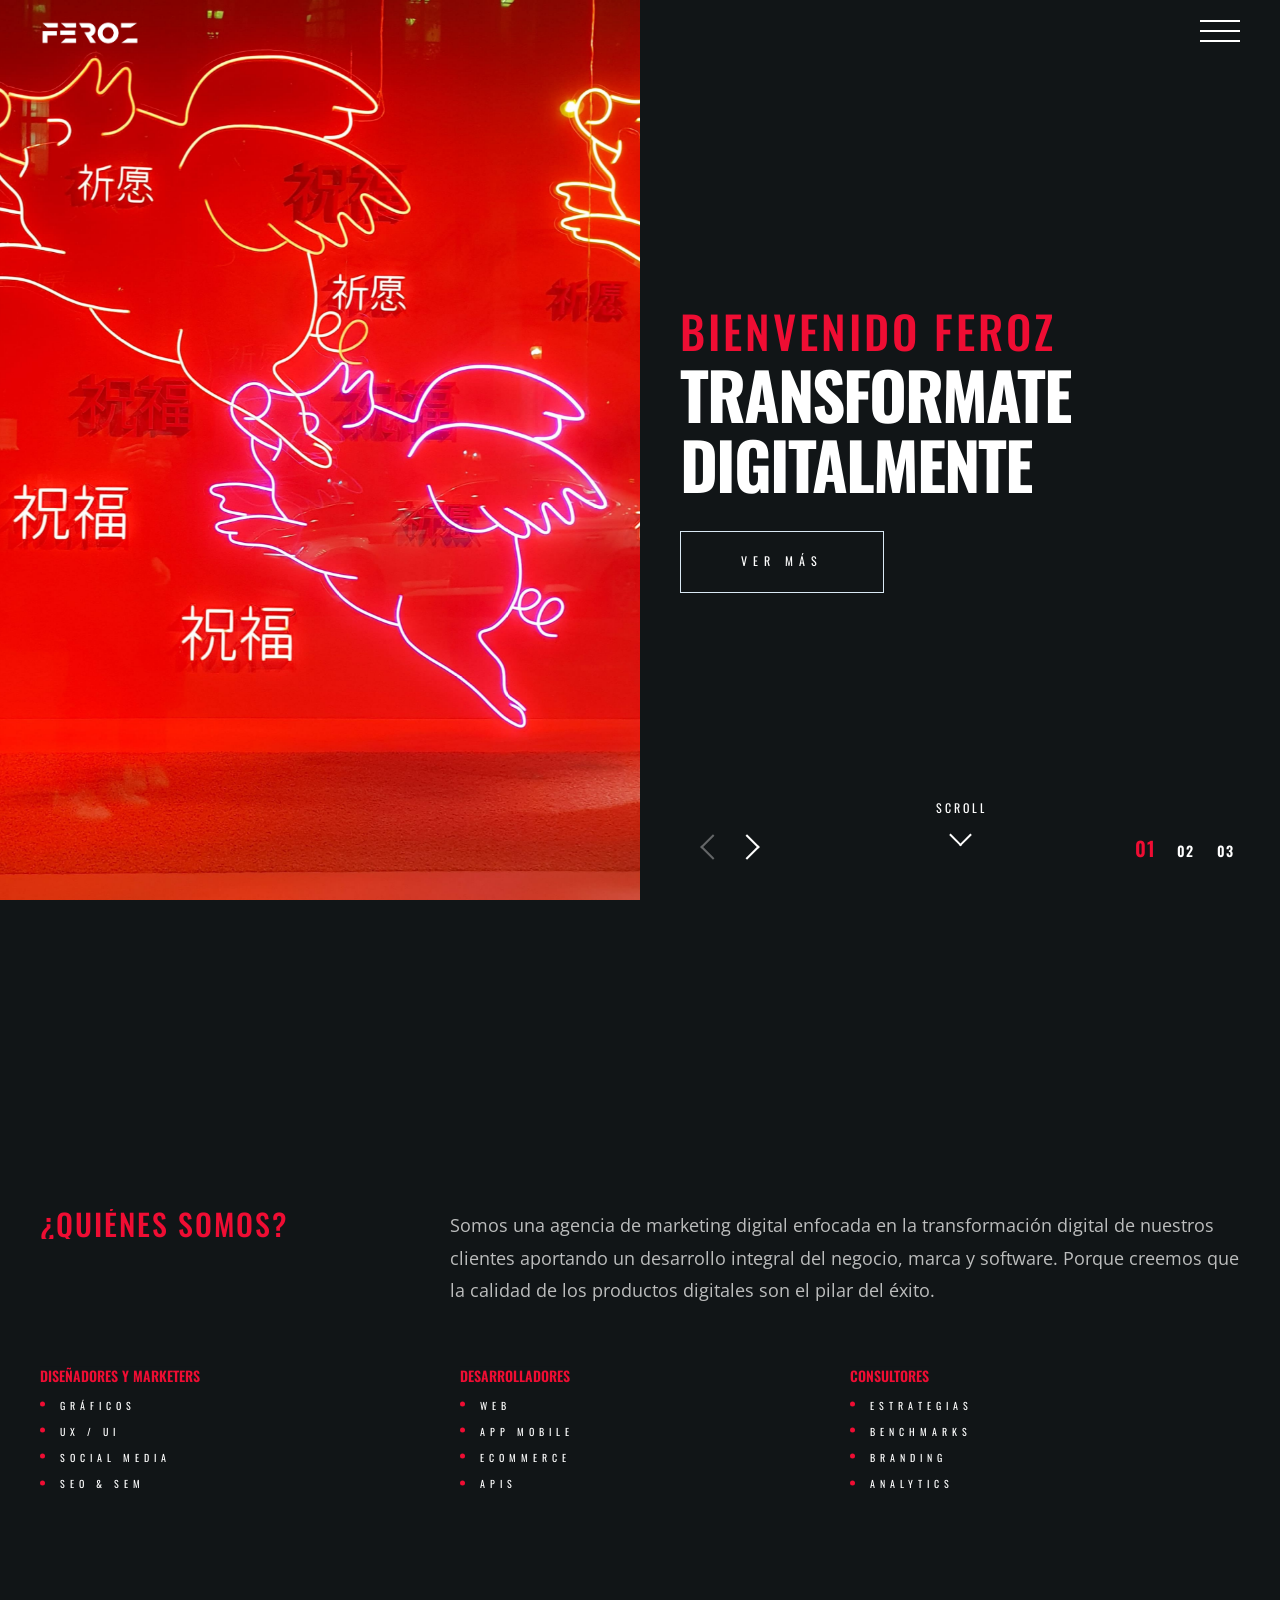
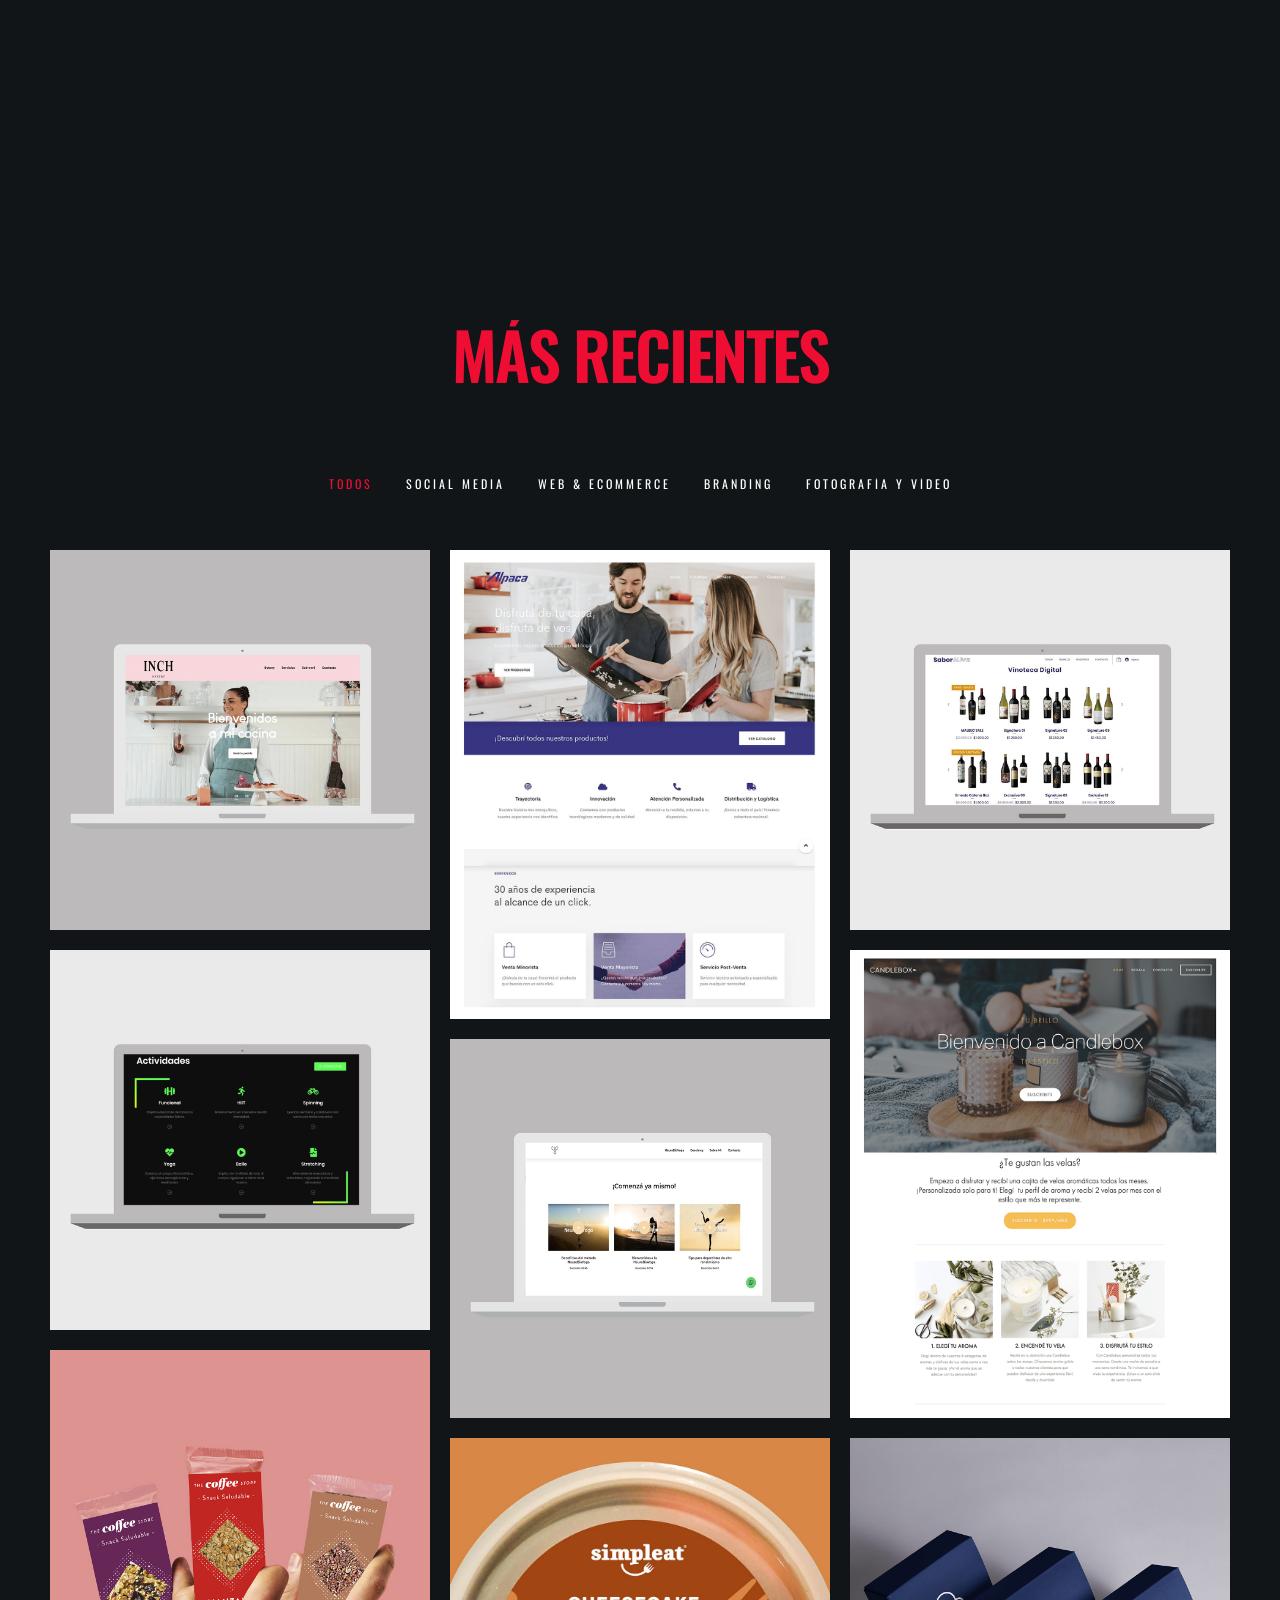
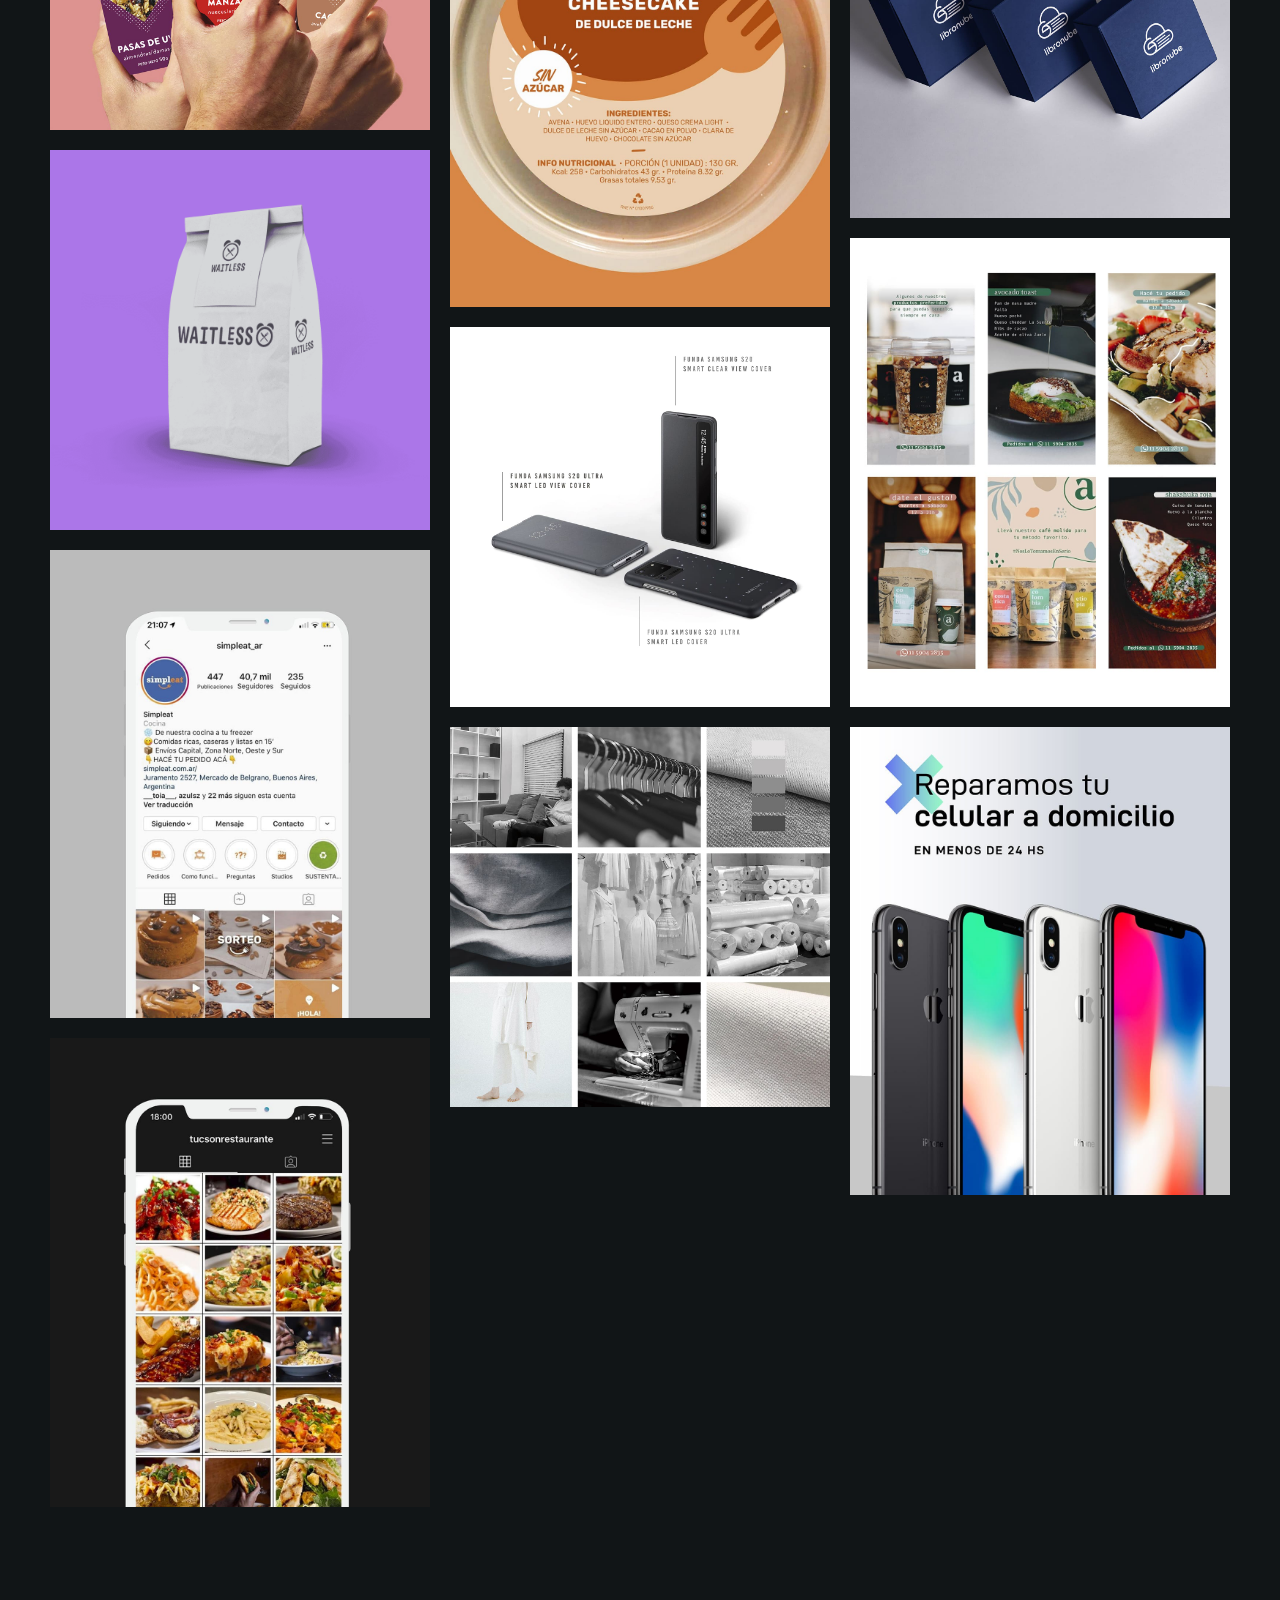
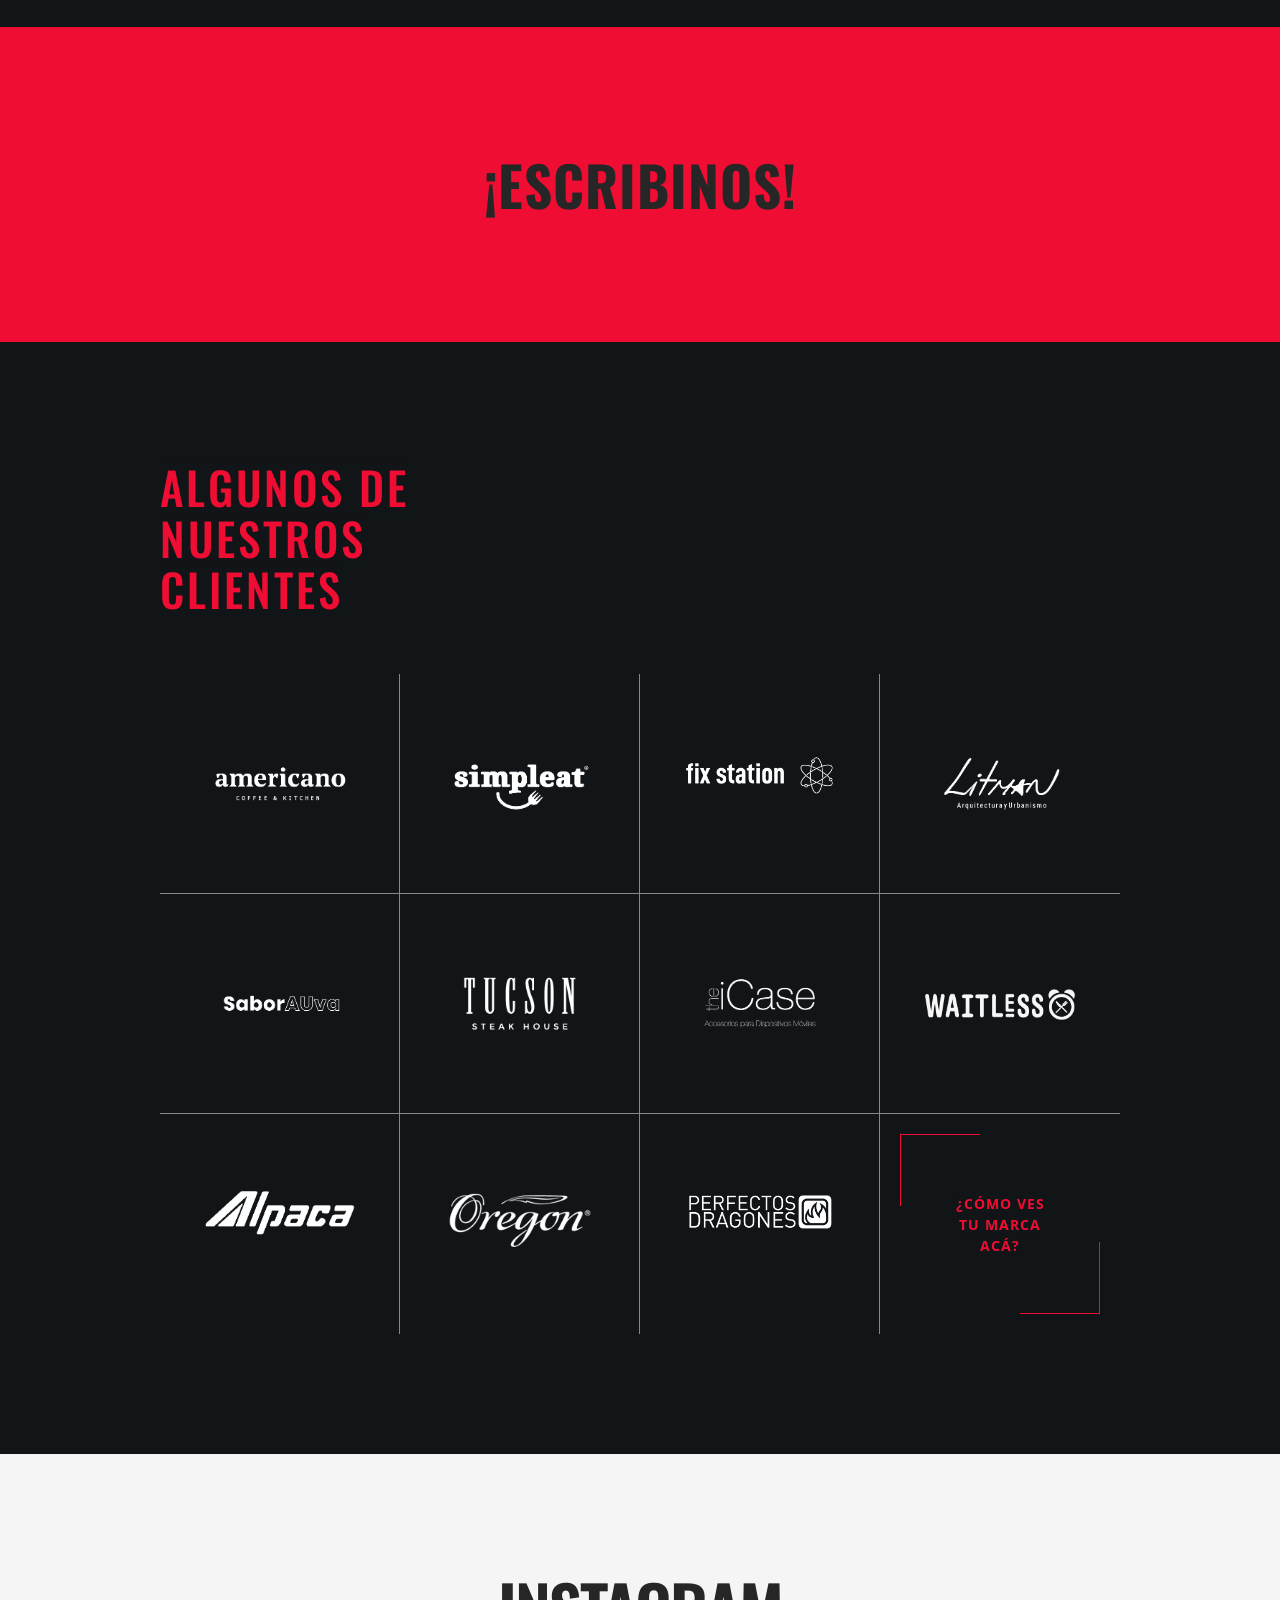
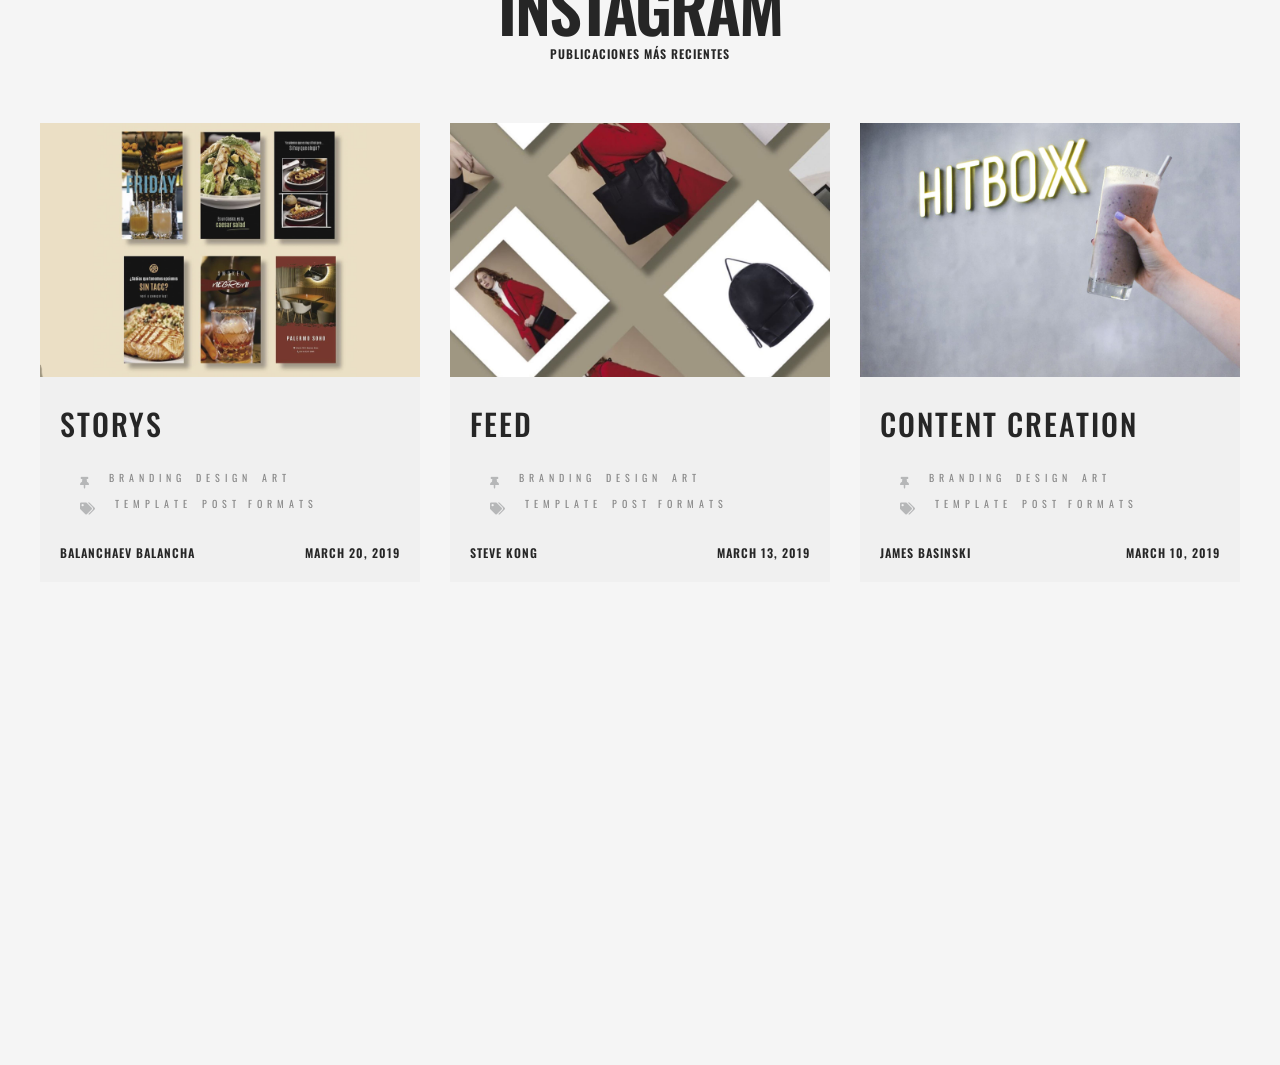
<file: index.html>
<!DOCTYPE html>
<html lang="en">
    <head>
        <meta charset="utf-8">
        <meta name="viewport" content="width=device-width, initial-scale=1">

        <title>Feroz | Home</title>

		<!-- fonts -->
		<link href="https://fonts.googleapis.com/css?family=Open+Sans:300,400,500,600,700%7COswald:300,400,500,600,700&display=swap" rel="stylesheet" type="text/css">
		
		<!-- styles -->	
        <link  href="assets/css/plugins.css" rel="stylesheet" type="text/css">
        <link  href="assets/css/style.css" rel="stylesheet" type="text/css">
        <link  href="assets/css/responsive.css" rel="stylesheet" type="text/css">
	</head>
	<body class="loader">
		<!-- loading start -->
		<div class="loading">
		    <img class="logo-loading" src="assets/Blanco (1).png" alt="logo">
			</div>
			<!-- loading end -->
	    
		<!-- pointer start -->
		<div class="pointer" id="pointer">
			<i class="fas fa-long-arrow-alt-right"></i>
			<i class="fas fa-search"></i>
			<i class="fas fa-link"></i>
		</div><!-- pointer end -->
		
		<!-- to-top-btn start -->
		<a class="to-top-btn pointer-small" href="#up">
			  <span class="to-top-arrow"></span>		    
		</a><!-- to-top-btn end -->
	    
	    <!-- header start -->
	    <header class="fixed-header">
		    <!-- header-flex-box start -->
			<div class="header-flex-box">
			    <!-- logo start -->
				<a href="index.html" class="logo pointer-large animsition-link">
					<div class="logo-img-box">
						<img class="logo-white" src="assets/Blanco (1).png" alt="logo">
						<img class="logo-black" src="assets/Negro.png" alt="logo">
			        </div>
		        </a><!-- logo end -->
		        
				<!-- menu-open start -->	
				<div class="menu-open pointer-large">
					<span class="hamburger"></span>
				</div><!-- menu-open end -->
		    </div><!-- header-flex-box end -->
		</header><!-- header end -->
		
		<!-- nav-container start -->	
		<nav class="nav-container dark-bg-1">
			<!-- nav-logo start -->
			<div class="nav-logo">
				<img src="assets/Blanco (1).png" alt="logo">
			</div><!-- nav-logo end -->
			
			<!-- menu-close -->
			<div class="menu-close pointer-large"></div>

			<!-- dropdown-close-box start -->
			<div class="dropdown-close-box">
				<div class="dropdown-close pointer-large">
					<span></span>
				</div>
			</div><!-- dropdown-close-box end -->

			<!-- nav-menu start -->
			<ul class="nav-menu dark-bg-1">
				<!-- nav-box start -->
				<li class="nav-box nav-bg-change active ">
					<!-- le saque dropdown-open -->
					<a href="index.html" class="pointer-large nav-link">
						<span class="nav-btn active" data-text="Feroz">Feroz</span>
					</a>
					
				
					
					<div class="nav-bg" style="background-image: url(assets/portadas-posta/portada4.jpg);"></div>
				</li><!-- nav-box end -->
				
				<!-- nav-box start -->
				<li class="nav-box nav-bg-change">
					<a href="contact.html" class="animsition-link pointer-large nav-link">
						<span class="nav-btn" data-text="Contacto">Contacto</span>
					</a>
					<div class="nav-bg" style="background-image: url(assets/portadas-posta/portada2.jpg);"></div>
				</li><!-- nav-box end -->
				
			
			</ul><!-- nav-menu end -->
		</nav><!-- nav-container end -->
	    
		<!-- animsition-overlay start -->
		<main class="animsition-overlay" data-animsition-overlay="true">
			<!-- home-slider start -->
			<section class="home-slider" id="up">
				<!-- swiper-wrapper start -->
			  	<div class="swiper-wrapper">
						 <!-- swiper-slide start -->
						 <div class="swiper-slide flex-min-height-box home-slide">
					    <!-- slide-bg -->
				      	<div class="slide-bg" style="background-image:url(assets/portadas-posta/portada4.jpg)"></div>
				      	<!-- home-slider-content start -->
					  	<div class="home-slider-content flex-min-height-inner dark-bg-1">
						  	<!-- flex-container start -->
					      	<div class="container top-bottom-padding-120 flex-container response-999">
						      	<!-- column start -->
						      	<div class="six-columns six-offset">
							      	<div class="content-left-margin-40">
								      	<h2 class="slider-overlay2 medium-title red-color" id="bienvenido">Bienvenido Feroz</h2>
								      	<h3 class="large-title-bold text-color-4">
							  				<span class="slider-overlay2 slider-tr-delay01">Transformate</span><br>
							  				<span class="slider-overlay2 slider-tr-delay02">digitalmente </span><br>
							  				<!-- <span class="slider-overlay2 slider-tr-delay03">tu negocio</span> -->
						  				</h3>
									  	<div class="slider-fade slider-tr-delay04 top-margin-30">
										  	<div class="border-btn-box pointer-large">
												<div class="border-btn-inner">
										      		<a href="#ancla" class="border-btn" data-text="Ver más">Ver más</a>
										    	</div>
											</div>
									  	</div>
							      	</div>
						      	</div><!-- column end -->
					      	</div><!-- flex-container end -->
				      	</div><!-- home-slider-content end -->
				    </div><!-- swiper-slide end -->
				  	<!-- swiper-slide start -->
				  	<div class="swiper-slide flex-min-height-box home-slide">
					  	<!-- slide-bg -->
				      	<div class="slide-bg overlay-loading2 overlay-dark-bg-1" style="background-image:url(assets/portadas-posta/portada1.jpg)"></div>
				      	<!-- home-slider-content start -->
					  	<div class="home-slider-content flex-min-height-inner dark-bg-1">
						  	<!-- flex-container start -->
					      	<div class="container top-bottom-padding-120 flex-container response-999">
						      	<!-- column start -->
						      	<div class="six-columns six-offset">
							      	<div class="content-left-margin-40">
								      	<h2 class="large-title-bold">
							  				<span class="slider-title-fill slider-tr-delay01" data-text="Creemos en  ">Creemos en </span><br>
							  				<span class="slider-title-fill slider-tr-delay02" data-text="las">las </span><br>
							  				<span class="slider-title-fill slider-tr-delay03" data-text="metodologías ágiles">metodologías ágiles</span>
						  				</h2>
						  				<p class="p-style-bold-up text-height-20 d-flex-wrap">
										  	<span class="slider-title-fill slider-tr-delay04" data-text="Análisis |">Análisis |</span>
										  	<span class="slider-title-fill slider-tr-delay05" data-text="Desarrollo e implementación |">Desarrollo e implementación |</span>
										  	<span class="slider-title-fill slider-tr-delay06" data-text="Resultados">Resultados</span>
									  	</p>
									  	<div class="slider-fade slider-tr-delay07 top-margin-30">
										  	<div class="border-btn-box border-btn-red pointer-large">
												<div class="border-btn-inner">
										      		<a href="#ancla" class="border-btn" data-text="Ver más">Ver más</a>
										    	</div>
											</div>
									  	</div>
							      	</div>
						      	</div><!-- column end -->
					      	</div><!-- flex-container end -->
				      	</div><!-- home-slider-content end -->
				    </div><!-- swiper-slide end -->
				   
				    <!-- swiper-slide start -->
				    <div class="swiper-slide flex-min-height-box home-slide red-slide">
					    <!-- slide-bg -->
				      	<div class="slide-bg" style="background-image:url(assets/portadas-posta/portadaa3.jpg)"></div>
				      	<!-- home-slider-content start -->
					  	<div class="home-slider-content flex-min-height-inner red-bg">
						  	<!-- flex-container start -->
					      	<div class="container top-bottom-padding-120 flex-container response-999">
						      	<!-- column start -->
						      	<div class="six-columns">
							      	<h2 class="large-title-bold">
						  				<span class="slider-title-fill slider-tr-delay01" data-text="Proveemos los">Proveemos los</span><br>
						  				<span class="slider-title-fill slider-tr-delay02" data-text="servicios digitales">servicios digitales</span><br>
						  				<span class="slider-title-fill slider-tr-delay03" data-text="más vanguardistas">más vanguardistas</span>
					  				</h2>
								  	<div class="small-title-oswald text-height-20 d-flex-wrap top-margin-20">
									  	<span class="slider-title-fill slider-tr-delay04 top-margin-10" data-text="Equipo creativo">Equipo creativo</span>
									  	<span class="slider-title-fill slider-tr-delay05 top-margin-10" data-text="Estrategias innovadoras">Estrategias innovadoras</span>
									  	<span class="slider-title-fill slider-tr-delay06 top-margin-10" data-text="Consultoría personalizada">Consultorías personalizadas</span>
								  	</div>
								  	<div class="arrow-btn-box slider-fade slider-tr-delay06 top-margin-30">
										<a href="#portfolio" class="arrow-btn pointer-large">Ver portfolio</a>
									</div>
						      	</div><!-- column end -->
					      	</div><!-- flex-container end -->
				      	</div><!-- home-slider-content end -->
				    </div><!-- swiper-slide end -->
			  	</div><!-- swiper-wrapper end -->
			  	
			  	<!-- swiper-button-next start -->
			  	<div class="swiper-button-next">
				  	<div class="slider-arrow-next-box">
					  	<span class="slider-arrow-next"></span>
				  	</div>
			  	</div><!-- swiper-button-next end -->
			  	<!-- swiper-button-prev start -->
			  	<div class="swiper-button-prev">
				  	<div class="slider-arrow-prev-box">
					  	<span class="slider-arrow-prev"></span>
				  	</div>
			  	</div><!-- swiper-button-prev end -->
			  	
			  	<!-- swiper-pagination -->
			  	<div class="swiper-pagination"></div>
			  	
			  	<!-- scroll-btn start -->
				<a href="#down" class="scroll-btn pointer-large">
					<div class="scroll-arrow-box">
						<span class="scroll-arrow"></span>
					</div>
					<div class="scroll-btn-flip-box">
						<span class="scroll-btn-flip" data-text="Scroll">Scroll</span>
					</div>
				 </a><!-- scroll-btn end -->
			</section><!-- home-slider end -->
			
				<!-- flex-min-height-box start -->
				<section id="down" class="dark-bg-1 flex-min-height-box about-page">
					<!-- flex-min-height-inner start -->
					<div class="flex-min-height-inner" id="ancla">
						<!-- container start -->
						<div class="container top-bottom-padding-120">
							<!-- flex-container start -->
							<div data-animation-container class="flex-container" >
								<!-- column start -->
								<div class="four-columns">
									<div class="content-right-margin-20">
										<h2 data-animation-child class="title-style title-fill" data-animation="title-fill-anim" data-text="¿Quiénes somos?">¿Quiénes somos?</h2>
									</div>
								</div>
								<div class="eight-columns">
									<div class="content-left-margin-10">
										<p data-animation-child class="p-style-large text-color-5 fade-anim-box tr-delay01" data-animation="fade-anim">Somos una agencia de marketing digital enfocada en la transformación digital de nuestros clientes aportando un desarrollo integral del negocio, marca y software. Porque creemos que la calidad de los productos digitales son el pilar del éxito. </p>
									</div>
								</div><!-- column end -->
								<!-- column start -->
								<div class="four-columns top-padding-60">
									<div class="content-right-margin-20">
										<h6 data-animation-child class="small-title-oswald title-fill tr-delay02" data-animation="title-fill-anim" data-text="Diseñadores y Marketers">Diseñadores y Marketers</h6>
										<ul class="list-dots">
											<li>
												<p data-animation-child class="p-letter-style text-color-4 fade-anim-box tr-delay03" data-animation="fade-anim">Gráficos</p>
											</li>
											<li>
												<p data-animation-child class="p-letter-style text-color-4 fade-anim-box tr-delay04" data-animation="fade-anim">UX / UI</p>
											</li>
											<li>
												<p data-animation-child class="p-letter-style text-color-4 fade-anim-box tr-delay04" data-animation="fade-anim">Social Media</p>
											</li>
											<li>
												<p data-animation-child class="p-letter-style text-color-4 fade-anim-box tr-delay04" data-animation="fade-anim">Seo & Sem</p>
											</li>
										</ul>
									</div>
								</div><!-- column end -->
								<!-- column start -->
								<div class="four-columns top-padding-60">
									<div class="content-left-margin-20">
										<h6 data-animation-child class="small-title-oswald title-fill tr-delay02" data-animation="title-fill-anim" data-text="Desarrolladores">Desarrolladores</h6>
										<ul class="list-dots">
											<li>
												<p data-animation-child class="p-letter-style text-color-4 fade-anim-box tr-delay03" data-animation="fade-anim">Web</p>
											</li>
											<li>
												<p data-animation-child class="p-letter-style text-color-4 fade-anim-box tr-delay04" data-animation="fade-anim">App Mobile</p>
											</li>
											<li>
												<p data-animation-child class="p-letter-style text-color-4 fade-anim-box tr-delay04" data-animation="fade-anim">Ecommerce</p>
											</li>
											<li>
												<p data-animation-child class="p-letter-style text-color-4 fade-anim-box tr-delay04" data-animation="fade-anim">Apis</p>
											</li>
										</ul>
									</div>
								</div><!-- column end -->
								<!-- column start -->
								<div class="four-columns top-padding-60">
									<div class="content-left-right-margin-10">
										<h6 data-animation-child class="small-title-oswald title-fill tr-delay02" data-animation="title-fill-anim" data-text="Consultores">Consultores</h6>
										<ul class="list-dots">
											<li>
												<p data-animation-child class="p-letter-style text-color-4 fade-anim-box tr-delay03" data-animation="fade-anim">Estrategias</p>
											</li>
											<li>
												<p data-animation-child class="p-letter-style text-color-4 fade-anim-box tr-delay04" data-animation="fade-anim">Benchmarks</p>
											</li>
											<li>
												<p data-animation-child class="p-letter-style text-color-4 fade-anim-box tr-delay04" data-animation="fade-anim">Branding</p>
											</li>
											<li>
												<p data-animation-child class="p-letter-style text-color-4 fade-anim-box tr-delay04" data-animation="fade-anim">Analytics</p>
											</li>
										</ul>
									</div>
								</div><!-- column end -->
								
							</div><!-- flex-container end -->
						</div><!-- container end -->
					</div><!-- flex-min-height-inner end -->
				</section><!-- flex-min-height-box end -->
		
						
					
				<!-- portfolio start -->
         <div id="portfolio">         
      <!-- dark-bg-2 start --> 
      <section id="down" class="dark-bg-1 top-bottom-padding-120 " >
        <!-- container start -->
        <div class="container" >       
					  <!-- id="mami" arriba  -->
          <div class="text-center">
            <h2 class="large-title text-height-10 title-fill" data-animation="title-fill-anim" data-text="Más recientes">Más recientes</h2><br>
          </div>

          <!-- filter-buttons start -->
          <div class="filter-buttons top-padding-90">
            <button class="filter-button-box pointer-small active" data-filter="*">
              <span class="filter-button-flip" data-text="Todos">Todos</span>
            </button>
            <button class="filter-button-box pointer-small" data-filter=".marketing">
              <span class="filter-button-flip" data-text="Social Media">Social Media</span>
            </button>
            <button class="filter-button-box pointer-small" data-filter=".web">
              <span class="filter-button-flip" data-text="web & ecommerce">web & ecommerce</span>
            </button>
            <button class="filter-button-box pointer-small" data-filter=".branding">
              <span class="filter-button-flip" data-text="Branding">Branding</span>
            </button>
            <button class="filter-button-box pointer-small" data-filter=".foto">
              <span class="filter-button-flip" data-text="Fotografía y vídeo">Fotografía y vídeo</span>
            </button>
          
          </div>
          <!-- filter-buttons end -->
          
          <!-- works start -->        
                    <div class="works">
                      <!-- grid-item start -->
            <a href="http://www.inchbakery.com/" class="animsition-link grid-item web">
                            <div class="work_item pointer-large hover-box hidden-box">
                                <img class="hover-img" src="assets/portfolio-posta/cinch.png" alt="">
                                <div class="works-content">
                                  <span class="small-title-oswald red-color work-title-overlay">InchBakery</span>
                  <h3 class="title-style text-color-4">
                    <span class="work-title-overlay work-title-delay01">Desarrollo Web</span><br>
                    <!-- <span class="work-title-overlay work-title-delay02">pork belly lyft</span><br> -->
                    <!-- <span class="work-title-overlay work-title-delay03">brooklyn messeng</span> -->
                  </h3>
                                </div>
                            </div>
                        </a><!-- grid-item end -->
                        <!-- grid-item start -->
                        <a href="#" class="animsition-link grid-item web">
                          <div class="work_item pointer-large hover-box hidden-box">
                              <img class="hover-img" src="assets/portfolio-posta/ralpaca.jpg" alt="">
                              <div class="works-content">
                                <span class="small-title-oswald red-color work-title-overlay">Alpaca</span>
                <h3 class="title-style text-color-4">
                  <span class="work-title-overlay work-title-delay01">Desarrollo Web</span><br>
                  <!-- <span class="work-title-overlay work-title-delay02">subway tile</span><br> -->
                  <!-- <span class="work-title-overlay work-title-delay03">salvia brooklyn</span> -->
                </h3>
                              </div>
                          </div>
                      </a><!-- grid-item end -->
                      <!-- grid-item start -->
            <a href="https://www.saborauva.com/" class="animsition-link grid-item web">
                            <div class="work_item pointer-large hover-box hidden-box">
                                <img class="hover-img" src="assets/portfolio-posta/csuva.jpg" alt="">
                                <div class="works-content">
                                  <span class="small-title-oswald red-color work-title-overlay">Sabor A Uva</span>
                  <h3 class="title-style text-color-4">
                    <span class="work-title-overlay work-title-delay01">Desarrollo de ecommerce</span><br>
                    <!-- <span class="work-title-overlay work-title-delay02">pork belly lyft</span><br> -->
                    <!-- <span class="work-title-overlay work-title-delay03">brooklyn messeng</span> -->
                  </h3>
                                </div>
                            </div>
                        </a><!-- grid-item end -->
                      
                      <!-- grid-item start -->
            <a href="https://www.rebelclub.online/" class="animsition-link grid-item web">
                            <div class="work_item pointer-large hover-box hidden-box">
                                <img class="hover-img" src="assets/portfolio-posta/rebel.jpg" alt="">
                                <div class="works-content">
                                  <span class="small-title-oswald red-color work-title-overlay">Rebel Online</span>
                  <h3 class="title-style text-color-4">
                    <span class="work-title-overlay work-title-delay01">Desarrollo web</span><br>
                    <!-- <span class="work-title-overlay work-title-delay02">pork belly lyft</span><br> -->
                    <!-- <span class="work-title-overlay work-title-delay03">brooklyn messeng</span> -->
                  </h3>
                                </div>
                            </div>
                        </a><!-- grid-item end -->
                          <!-- grid-item start -->
                          <a href="www.gocandlebox.com" class="animsition-link grid-item web">
                            <div class="work_item pointer-large hover-box hidden-box">
                                <img class="hover-img" src="assets/portfolio-posta/rcandlebox.png" alt="">
                                <div class="works-content">
                                  <span class="small-title-oswald red-color work-title-overlay">Candlebox</span>
                  <h3 class="title-style text-color-4">
                    <span class="work-title-overlay work-title-delay01">Desarrollo de ecommerce</span><br>
                    <!-- <span class="work-title-overlay work-title-delay02">subway tile</span><br> -->
                    <!-- <span class="work-title-overlay work-title-delay03">salvia brooklyn</span> -->
                  </h3>
                                </div>
                            </div>
                        </a><!-- grid-item end -->
                        <!-- grid-item start -->
            <a href="http://www.neurobioyoga.org/" class="animsition-link grid-item web">
              <div class="work_item pointer-large hover-box hidden-box">
                  <img class="hover-img" src="assets/portfolio-posta/cyoga.jpg" alt="">
                  <div class="works-content">
                    <span class="small-title-oswald red-color work-title-overlay">NeuroBioYoga</span>
    <h3 class="title-style text-color-4">
      <span class="work-title-overlay work-title-delay01">Desarrollo Web</span><br>
      <span class="work-title-overlay work-title-delay02">Diseño de logotipo</span><br>
      <!-- <span class="work-title-overlay work-title-delay03">brooklyn messeng</span> -->
    </h3>
                  </div>
              </div>
          </a><!-- grid-item end -->
                        
                        <!-- grid-item start -->
                        <a href="project.html" class="animsition-link grid-item branding">
                            <div class="work_item pointer-large hover-box hidden-box">
                                <img class="hover-img" src="assets/portfolio-posta/ccofee.jpg" alt="">
                                <div class="works-content">
                                  <span class="small-title-oswald red-color work-title-overlay">The Coffee Store</span>
                  <h3 class="title-style text-color-4">
                    <span class="work-title-overlay work-title-delay01">Branding</span><br>
                    <!-- <span class="work-title-overlay work-title-delay02">gluten-free</span><br> -->
                    <!-- <span class="work-title-overlay work-title-delay03">Man bun small</span> -->
                  </h3>
                                </div>
                            </div>
                        </a><!-- grid-item end -->
                        <!-- grid-item start -->
                        <a href="project.html" class="animsition-link grid-item branding">
                            <div class="work_item pointer-large hover-box hidden-box">
                                <img class="hover-img" src="assets/portfolio-posta/rsimpledesign.jpg" alt="">
                                <div class="works-content">
                                  <span class="small-title-oswald red-color work-title-overlay">Simpleat</span>
                  <h3 class="title-style text-color-4">
                    <span class="work-title-overlay work-title-delay01">Diseño de packaging & Branding</span><br>
                    <span class="work-title-overlay work-title-delay02">Redes sociales</span><br>
                    <!-- <span class="work-title-overlay work-title-delay03">Man bun small</span> -->
                  </h3>
                                </div>
                            </div>
                        </a><!-- grid-item end -->
                        
                        <!-- grid-item start -->
                        <a href="project.html" class="animsition-link grid-item branding">
                          <div class="work_item pointer-large hover-box hidden-box">
                              <img class="hover-img" src="assets/portfolio-posta/clibronube.jpg" alt="">
                              <div class="works-content">
                                <span class="small-title-oswald red-color work-title-overlay">Libronube</span>
                <h3 class="title-style text-color-4">
                  <span class="work-title-overlay work-title-delay01">Diseño de packaging</span><br>
                  <!-- <span class="work-title-overlay work-title-delay02">gluten-free</span><br> -->
                  <!-- <span class="work-title-overlay work-title-delay03">Man bun small</span> -->
                </h3>
                              </div>
                          </div>
											</a><!-- grid-item end -->
											<!-- grid-item start -->
											<a href="www.waitlessorder.com" class="animsition-link grid-item branding">
												<div class="work_item pointer-large hover-box hidden-box">
														<img class="hover-img" src="assets/portfolio-posta/Wait-bag.png" alt="">
														<div class="works-content">
															<span class="small-title-oswald red-color work-title-overlay">Waitless Order</span>
							<h3 class="title-style text-color-4">
								<span class="work-title-overlay work-title-delay01">Re-diseño de packaging </span><br>
								<!-- <span class="work-title-overlay work-title-delay02">Redes sociales</span><br> -->
								<!-- <span class="work-title-overlay work-title-delay03">Man bun small</span> -->
							</h3>
														</div>
												</div>
										</a><!-- grid-item end -->
                        <!-- grid-item start -->
                        <a href="project.html" class="animsition-link grid-item foto">
                          <div class="work_item pointer-large hover-box hidden-box">
                              <img class="hover-img" src="assets/portfolio-posta/ramericanosocial.jpg" alt="">
                              <div class="works-content">
                                <span class="small-title-oswald red-color work-title-overlay">Americano Bar</span>
                <h3 class="title-style text-color-4">
                  <span class="work-title-overlay work-title-delay01">Redes sociales</span><br>
                  <span class="work-title-overlay work-title-delay02">Diseño de piezas gráficas</span><br>
                  <!-- <span class="work-title-overlay work-title-delay03">Man bun small</span> -->
                </h3>
                              </div>
                          </div>
                      </a><!-- grid-item end -->
                        
                       
                       
                        <!-- grid-item start -->
                        <a href="project.html" class="animsition-link grid-item foto">
                          <div class="work_item pointer-large hover-box hidden-box">
                              <img class="hover-img" src="assets/portfolio-posta/cicase.jpg" alt="">
                              <div class="works-content">
                                <span class="small-title-oswald red-color work-title-overlay">Icase</span>
                <h3 class="title-style text-color-4">
                  <span class="work-title-overlay work-title-delay01">Producción de fotos</span><br>
                  <span class="work-title-overlay work-title-delay02">Redes sociales</span><br>
                  <!-- <span class="work-title-overlay work-title-delay03">Man bun small</span> -->
                </h3>
                              </div>
                          </div>
                      </a><!-- grid-item end -->
                        <!-- grid-item start -->
                        <!-- <a href="project.html" class="animsition-link grid-item foto">
                          <div class="work_item pointer-large hover-box hidden-box">
                              <img class="hover-img" src="assets/portfolio-webp/12.webp" alt="">
                              <div class="works-content">
                                <span class="small-title-oswald red-color work-title-overlay">Americano</span>
                <h3 class="title-style text-color-4">
                  <span class="work-title-overlay work-title-delay01">Producción de fotos</span><br> -->
                  <!-- <span class="work-title-overlay work-title-delay02">gluten-free</span><br> -->
                  <!-- <span class="work-title-overlay work-title-delay03">Man bun small</span> -->
                <!-- </h3> -->
                              <!-- </div> -->
                          <!-- </div> -->
											<!-- </a> -->
											<!-- grid-item end -->
                       
                        
                        
                     
                        <!-- grid-item start -->
                        <a href="project.html" class="animsition-link grid-item marketing">
                            <div class="work_item pointer-large hover-box hidden-box">
                                <img class="hover-img" src="assets/portfolio-posta/rsimple.jpg" alt="">
                                <div class="works-content">
                                  <span class="small-title-oswald red-color work-title-overlay">Simpleat</span>
                  <h3 class="title-style text-color-4">
                    <span class="work-title-overlay work-title-delay01">Redes sociales</span><br>
                    <!-- <span class="work-title-overlay work-title-delay02">subway tile</span><br> -->
                    <!-- <span class="work-title-overlay work-title-delay03">salvia brooklyn</span> -->
                  </h3>
                                </div>
                            </div>
                        </a><!-- grid-item end -->
                        <!-- grid-item start -->
                        <a href="project.html" class="animsition-link grid-item marketing">
                          <div class="work_item pointer-large hover-box hidden-box">
                              <img class="hover-img" src="assets/portfolio-posta/cavnc.jpg" alt="">
                              
                              <div class="works-content">
                                <span class="small-title-oswald red-color work-title-overlay">AVNC</span>
                <h3 class="title-style text-color-4">
                  <span class="work-title-overlay work-title-delay01">Redes sociales</span><br>
                  <!-- <span class="work-title-overlay work-title-delay02">pork belly lyft</span><br> -->
                  <!-- <span class="work-title-overlay work-title-delay03">brooklyn messeng</span> -->
                </h3>
                              </div>
                          </div>
                      </a><!-- grid-item end -->
                      <!-- grid-item start -->
                      <a href="project.html" class="animsition-link grid-item marketing">
                        <div class="work_item pointer-large hover-box hidden-box">
                            <img class="hover-img" src="assets/portfolio-posta/rfixstation.jpg" alt="">
                            <div class="works-content">
                              <span class="small-title-oswald red-color work-title-overlay">Fix Station</span>
              <h3 class="title-style text-color-4">
                <span class="work-title-overlay work-title-delay01">Redes sociales</span><br>
                <span class="work-title-overlay work-title-delay02">Marketing digital</span><br>
                <!-- <span class="work-title-overlay work-title-delay03">salvia brooklyn</span> -->
              </h3>
                            </div>
                        </div>
                    </a><!-- grid-item end -->
                    
                      <!-- grid-item start -->
                      <a href="project.html" class="animsition-link grid-item marketing">
                        <div class="work_item pointer-large hover-box hidden-box">
                            <img class="hover-img" src="assets/portfolio-posta/rtucsonsocial.jpg" alt="">
                            
                            <div class="works-content">
                              <span class="small-title-oswald red-color work-title-overlay">Tucson Restaurante</span>
              <h3 class="title-style text-color-4">
                <span class="work-title-overlay work-title-delay01">Redes sociales</span><br>
                <span class="work-title-overlay work-title-delay02">Marketing digital</span><br>
                <!-- <span class="work-title-overlay work-title-delay03">brooklyn messeng</span> -->
              </h3>
                            </div>
                        </div>
                    </a><!-- grid-item end -->
                       
                       
                    </div><!-- works end -->  
                </div><!-- container end -->       
      </section><!-- dark-bg-2 end -->
      
      <div class="text-center top-bottom-padding-120 red-bg" data-midnight="black" id="mami"> 
        <a href="contact.html" class="pointer-large overlay-btn-box">
          <span class="overlay-btn" data-text="¡Escribinos!">¡Escribinos!</span>
        </a>
      </div>


                <!-- portfolio ends  -->

							
							</div>
			
			<!-- section start -->
			<section class="dark-bg-1" id="">
				<!-- container start -->
				<div class="container small top-bottom-padding-120">
					<!-- medium-title start -->
					<h2 data-animation-container class="medium-title">
						<span data-animation-child class="title-fill" data-animation="title-fill-anim" data-text="Algunos de">Algunos de</span><br>
						<span data-animation-child class="title-fill tr-delay01" data-animation="title-fill-anim" data-text="nuestros">nuestros</span><br>
						<span data-animation-child class="title-fill tr-delay02" data-animation="title-fill-anim" data-text="clientes">clientes</span>
					</h2><!-- medium-title end -->
					
					<!-- client-list start -->
					<ul class="client-list d-flex-wrap top-padding-60">
						<li>
							<a href="#" class="pointer-large d-block">
								<div class="brand-box">
									<img src="assets/logos-blancos/american-blanco.png" alt="Brand" class="hover-opac-img">
									<img src="assets/logos-blancos/american-blanco.png" alt="Brand" class="opac-img">
								</div>
							</a>
						</li>
						<li>
							<a href="#" class="pointer-large d-block">
								<div class="brand-box">
									<img src="assets/logos-blancos/simpleat-blanco.png" alt="Brand" class="hover-opac-img">
									<img src="assets/logos-blancos/simpleat-blanco.png" alt="Brand" class="opac-img">
								</div>
							</a>
						</li>
						<li>
							<a href="#" class="pointer-large d-block" style="padding-top: 80px;">
								<div class="brand-box">
									<img src="assets/logos-blancos/Fix - Logo -16.png" alt="Brand" class="hover-opac-img">
									<img src="assets/logos-blancos/Fix - Logo -16.png" alt="Brand" class="opac-img">
								</div>
							</a>
						</li>
						<li>
							<a href="#" class="pointer-large d-block">
								<div class="brand-box">
									<img src="assets/logos-blancos/litman-blanco.png" alt="Brand" class="hover-opac-img">
									<img src="assets/logos-blancos/litman-blanco.png" alt="Brand" class="opac-img">
								</div>
							</a>
						</li>
						<li>
							<a href="#" class="pointer-large d-block">
								<div class="brand-box">
									<img src="assets/logos-blancos/suva-blanco.png" alt="Brand" class="hover-opac-img">
									<img src="assets/logos-blancos/suva-blanco.png" alt="Brand" class="opac-img">
								</div>
							</a>
						</li>
						<li>
							<a href="#" class="pointer-large d-block">
								<div class="brand-box">
									<img src="assets/logos-blancos/tucson-blanco.png" alt="Brand" class="hover-opac-img">
									<img src="assets/logos-blancos/tucson-blanco.png" alt="Brand" class="opac-img">
								</div>
							</a>
						</li>
						<li>
							<a href="#" class="pointer-large d-block">
								<div class="brand-box">
									<img src="assets/logos-blancos/icase-blanco.png" alt="Brand" class="hover-opac-img">
									<img src="assets/logos-blancos/icase-blanco.png" alt="Brand" class="opac-img">
								</div>
							</a>
						</li>
						<li>
							<a href="#" class="pointer-large d-block" style="padding-top: 120px;">
								<div class="brand-box">
									<img href="#" src="assets/logos-blancos/logowaitlessblanco.png" alt="Brand" class="hover-opac-img">
									<img href="#" src="assets/logos-blancos/logowaitlessblanco.png" alt="Brand" class="opac-img">
								</div>
							</a>
						</li>
						<li>
							<a href="#" class="pointer-large d-block" style="padding-top: 70px;">
								<div class="brand-box">
									<img src="assets/logos-blancos/image (10).png " alt="Brand" class="hover-opac-img">
									<img src="assets/logos-blancos/image (10).png" alt="Brand" class="opac-img">
								</div>
							</a>
						</li>
						<li>
							<a href="#" class="pointer-large d-block" style="padding-bottom: 20px;">
								<div class="brand-box">
									<img src="assets/logos-blancos/oregon.png" alt="Brand" class="hover-opac-img">
									<img src="assets/logos-blancos/oregon.png" alt="Brand" class="opac-img">
								</div>
							</a>
						</li>
						<li>
							<a href="#" class="pointer-large d-block" style="padding-top: 80px;">
								<div class="brand-box">
									<img src="assets/logos-blancos/logo-986118891-1516217356-75af88f7e35b1833128131432147dfbb1516217356 2.png" alt="Brand" class="hover-opac-img">
									<img src="assets/logos-blancos/logo-986118891-1516217356-75af88f7e35b1833128131432147dfbb1516217356 2.png " alt="Brand" class="opac-img">
								</div>
							</a>
						</li>
						<li class="empty-spot-box">
							<a data-animation-container href="#" class="pointer-large p-style-bold-up empty-spot d-block">
								<span data-animation-child class="title-fill" data-animation="title-fill-anim" data-text="¿Cómo ves">¿Cómo ves</span>
								<span data-animation-child class="title-fill tr-delay01" data-animation="title-fill-anim" data-text="tu marca">tu marca</span>
								<span data-animation-child class="title-fill tr-delay02" data-animation="title-fill-anim" data-text="acá?">acá?</span>
							</a>
						</li>
					</ul><!-- client-list end -->
				</div><!-- container end -->
			</section><!-- section end -->

		
			
			<!-- video-content-bg start -->
			<!-- <div class="video-content-bg" style="background-image:url(assets/images/backgrounds/business-calligraphy-chinese-lanterns-1455969.jpg)">
				<div class="bg-overlay"></div>
				<a href="https://www.youtube.com/watch?v=9TGlc0Fufgk" class="video-play-button popup-youtube pointer-large">
					<span></span>
				</a>
			</div> -->
			<!-- video-content-bg end -->
			
			<!-- latest-news start -->
			<section class="latest-news top-padding-120 bottom-padding-30 light-bg-1" data-midnight="black" >
				<!-- container start -->
				<div class="container">
					<!-- text-center start -->
					<div data-animation-container class="text-center">
						<h2 data-animation-child class="large-title text-height-10 text-color-1 overlay-anim-box2" data-animation="overlay-anim2">Instagram</h2><br>
						<p data-animation-child class="fade-anim-box tr-delay02 text-color-1 xsmall-title-oswald top-margin-5" data-animation="fade-anim">Publicaciones más recientes</p>
					</div><!-- text-center end -->

					<!-- flex-container start -->
					<div class="flex-container response-999 top-padding-60">
						<!-- column start -->
						<div class="four-columns bottom-padding-90">
							<article class="content-right-margin-20 light-bg-2" data-animation-container>
								<a href="https://www.instagram.com/feroz.agency/?hl=es-la" class="pointer-large animsition-link hover-box d-block">
									<div class="overlay-anim-box2 overlay-dark-bg-2" data-animation="overlay-anim2">
										<img class="hover-img" src="assets/instagram posta/1920x1280.jpg" alt="blog img">
									</div>
									<h3 class="title-style text-color-1 top-margin-30 blog-title content-padding-l-r-20">
										<span data-animation-child class="overlay-anim-box2 hover-content overlay-dark-bg-2 tr-delay01" data-animation="overlay-anim2"> Storys</span><br>
										<!-- <span data-animation-child class="overlay-anim-box2 hover-content overlay-dark-bg-2 tr-delay02" data-animation="overlay-anim2">brooklyn bun</span><br> -->
										<!-- <span data-animation-child class="overlay-anim-box2 hover-content overlay-dark-bg-2 tr-delay03" data-animation="overlay-anim2">pickled bespoke</span> -->
									</h3>
								</a>
								<div class="content-padding-bottom-20 content-padding-l-r-20">
			                        <ul data-animation-child class="blog-category top-margin-30 fade-anim-box tr-delay04 text-color-2" data-animation="fade-anim">
			                            <li><i class="fas fa-thumbtack text-color-3"></i></li>
			                            <li class="p-letter-style pointer-small hover-color"><a href="#">branding</a></li>
			                            <li class="p-letter-style pointer-small hover-color"><a href="#">design</a></li>
			                            <li class="p-letter-style pointer-small hover-color"><a href="#">art</a></li>
			                        </ul>
			                        <ul data-animation-child class="blog-tags top-margin-10 fade-anim-box tr-delay05 text-color-2" data-animation="fade-anim">
		                                <li><i class="fas fa-tags text-color-3"></i></li>
		                                <li class="p-letter-style pointer-small hover-color"><a href="#">template</a></li>
			                            <li class="p-letter-style pointer-small hover-color"><a href="#">post formats</a></li>
			                        </ul>
		                            <div data-animation-child class="blog-autor-date top-margin-30 fade-anim-box tr-delay06 text-color-1" data-animation="fade-anim">
		                            	<a class="xsmall-title-oswald pointer-small hover-color" href="#">Balanchaev Balancha</a>
										<a class="xsmall-title-oswald pointer-small hover-color" href="#">March 20, 2019</a>
		                            </div>
								</div>					
							</article>
						</div><!-- column end -->
						<!-- column start -->
						<div class="four-columns bottom-padding-90" id="mami">
							<article class="content-left-right-margin-10 light-bg-2" data-animation-container>
								<a href="https://www.instagram.com/feroz.agency/?hl=es-la" class="pointer-large animsition-link hover-box d-block">
									<div class="overlay-anim-box2 overlay-dark-bg-2" data-animation="overlay-anim2">
										<img class="hover-img" src="assets/instagram posta/1920 x 1280.jpg" alt="blog img">
									</div>
									<h3 class="title-style text-color-1 top-margin-30 blog-title content-padding-l-r-20">
										<span data-animation-child class="overlay-anim-box2 hover-content overlay-dark-bg-2 tr-delay01" data-animation="overlay-anim2"> Feed</span><br>
										<!-- <span data-animation-child class="overlay-anim-box2 hover-content overlay-dark-bg-2 tr-delay02" data-animation="overlay-anim2">franzen woke</span><br> -->
										<!-- <span data-animation-child class="overlay-anim-box2 hover-content overlay-dark-bg-2 tr-delay03" data-animation="overlay-anim2">master cleanse</span> -->
									</h3>
								</a>
								<div class="content-padding-bottom-20 content-padding-l-r-20">
									<ul data-animation-child class="blog-category top-margin-30 fade-anim-box tr-delay04 text-color-2" data-animation="fade-anim">
		                                <li><i class="fas fa-thumbtack text-color-3"></i></li>
		                                <li class="p-letter-style pointer-small hover-color"><a href="#">branding</a></li>
		                                <li class="p-letter-style pointer-small hover-color"><a href="#">design</a></li>
		                                <li class="p-letter-style pointer-small hover-color"><a href="#">art</a></li>
		                            </ul>
		                            <ul data-animation-child class="blog-tags top-margin-10 fade-anim-box tr-delay05 text-color-2" data-animation="fade-anim">
		                                <li><i class="fas fa-tags text-color-3"></i></li>
		                                <li class="p-letter-style pointer-small hover-color"><a href="#">template</a></li>
		                                <li class="p-letter-style pointer-small hover-color"><a href="#">post formats</a></li>
		                            </ul>
		                            <div data-animation-child class="blog-autor-date top-margin-30 fade-anim-box tr-delay06 text-color-1" data-animation="fade-anim">
		                            	<a class="xsmall-title-oswald pointer-small hover-color" href="#">Steve Kong</a>
										<a class="xsmall-title-oswald pointer-small hover-color" href="#">March 13, 2019</a>
		                            </div>		
								</div>						
							</article>
						</div><!-- column end -->
						<!-- column start -->
						<div class="four-columns bottom-padding-90" id="mami" >
							<article class="content-left-margin-20 light-bg-2" data-animation-container>
								<a href="https://www.instagram.com/feroz.agency/?hl=es-la" class="pointer-large animsition-link hover-box d-block">
									<div class="overlay-anim-box2 overlay-dark-bg-2" data-animation="overlay-anim2">
										<img class="hover-img" src="assets/instagram posta/1920 x 1280 1 .jpg" alt="blog img">
									</div>
									<h3 class="title-style text-color-1 top-margin-30 blog-title content-padding-l-r-20">
										<span data-animation-child class="overlay-anim-box2 hover-content overlay-dark-bg-2 tr-delay01" data-animation="overlay-anim2"> Content Creation</span><br>
										<!-- <span data-animation-child class="overlay-anim-box2 hover-content overlay-dark-bg-2 tr-delay02" data-animation="overlay-anim2">artisan pickled</span><br> -->
										<!-- <span data-animation-child class="overlay-anim-box2 hover-content overlay-dark-bg-2 tr-delay03" data-animation="overlay-anim2">hot chicken</span> -->
									</h3>
								</a>
								<div class="content-padding-bottom-20 content-padding-l-r-20">
									<ul data-animation-child class="blog-category top-margin-30 fade-anim-box tr-delay04 text-color-2" data-animation="fade-anim">
		                                <li><i class="fas fa-thumbtack text-color-3"></i></li>
		                                <li class="p-letter-style pointer-small hover-color"><a href="#">branding</a></li>
		                                <li class="p-letter-style pointer-small hover-color"><a href="#">design</a></li>
		                                <li class="p-letter-style pointer-small hover-color"><a href="#">art</a></li>
		                            </ul>
		                            <ul data-animation-child class="blog-tags top-margin-10 fade-anim-box tr-delay05 text-color-2" data-animation="fade-anim">
		                                <li><i class="fas fa-tags text-color-3"></i></li>
		                                <li class="p-letter-style pointer-small hover-color"><a href="#">template</a></li>
		                                <li class="p-letter-style pointer-small hover-color"><a href="#">post formats</a></li>
		                            </ul>
		                            <div data-animation-child class="blog-autor-date top-margin-30 fade-anim-box tr-delay06 text-color-1" data-animation="fade-anim">
		                            	<a class="xsmall-title-oswald pointer-small hover-color" href="#">James Basinski</a>
										<a class="xsmall-title-oswald pointer-small hover-color" href="#">March 10, 2019</a>
		                            </div>								
								</div>
							</article>
						</div><!-- column end -->
					</div><!-- flex-container end -->
				</div><!-- container end -->
			</section><!-- latest-news end -->
		</main><!-- animsition-overlay end -->
		
		
		<!-- footer start -->
		<footer class="footer dark-bg-1">
			<!-- flex-container start -->
			<div class="flex-container container top-bottom-padding-90">
				<!-- column start -->
				<div class="two-columns bottom-padding-60">
					<div class="content-right-margin-10 footer-center-mobile">
						<img class="footer-logo" src="assets/Blanco (1).png" alt="logo">
					</div>
				</div><!-- column end -->
				<!-- column start -->
				<div class="three-columns bottom-padding-60">
					<div class="content-left-right-margin-10">
						<ul class="footer-menu text-color-4">
							<li><a class="pointer-large animsition-link small-title-oswald hover-color active " href="index.html">Feroz</a></li>
							<!-- <li><a class="pointer-large animsition-link small-title-oswald hover-color" href="about.html">About</a></li>
							<li><a class="pointer-large animsition-link small-title-oswald hover-color" href="services.html">Services</a></li>
							<li><a class="pointer-large animsition-link small-title-oswald hover-color" href="portfolio.html">Portfolio</a></li>
							<li><a class="pointer-large animsition-link small-title-oswald hover-color" href="blog.html">Blog</a></li> -->
							<li><a class="pointer-large animsition-link small-title-oswald hover-color " href="contact.html">Contacto</a></li>
							<!-- <li><a class="pointer-large animsition-link small-title-oswald hover-color " href="services.html">Servicios</a></li> -->
						</ul>
					</div>
				</div><!-- column end -->
				<!-- column start -->
				<div class="four-columns bottom-padding-60">
					<div class="content-left-right-margin-10 footer-center-mobile">
						<ul class="footer-information text-color-4">
							<li><i class="far fa-envelope"></i><a href="mailto:info@ferozagency.com" class="xsmall-title-oswald">info@ferozagency.com</a></li>
							<li><i class="fas fa-mobile-alt"></i><a href="#tel:+549116839-8828" class="xsmall-title-oswald">+54 9 11 6839-8828</a></li>
							<li><i class="fas fa-map-marker-alt"></i><a href="https://goo.gl/maps/7zW4pZgjyuszXwk2A" class="xsmall-title-oswald text-height-17">San Martín 662,<br><span>Buenos Aires, Argentina.</span></a></li>
						</ul>
					</div>
				</div><!-- column end -->
				<!-- column start -->
				<div class="three-columns bottom-padding-60">
					<div class="content-left-margin-10">
						<ul class="footer-social">
							<li>
								<div class="flip-btn-box">
									<a href="https://www.instagram.com/feroz.agency/?hl=es-la" class="flip-btn pointer-small" data-text="Instagram">Instagram</a>
								</div>
							</li>
							<li>
								<div class="flip-btn-box">
									<a href="https://www.linkedin.com/company/feroz-digtial-agency/" class="flip-btn pointer-small" data-text="Linkedin">Linkedin</a>
								</div>
							</li>
							
						</ul>
					</div>
				</div><!-- column end -->
				<!-- column start -->
				<div class="twelve-columns">
					<p class="p-letter-style text-color-4 footer-copyright">&copy;  Copyright 2020 | Feroz Agency | Todos los derechos reservados</p>
				</div><!-- column end -->
			</div><!-- flex-container end -->
		</footer><!-- footer end -->
		
		<!-- scripts --> 
        <script  src="assets/js/plugins.js"></script> 
        <script  src="assets/js/main.js"></script>
	</body>
</html>
</file>
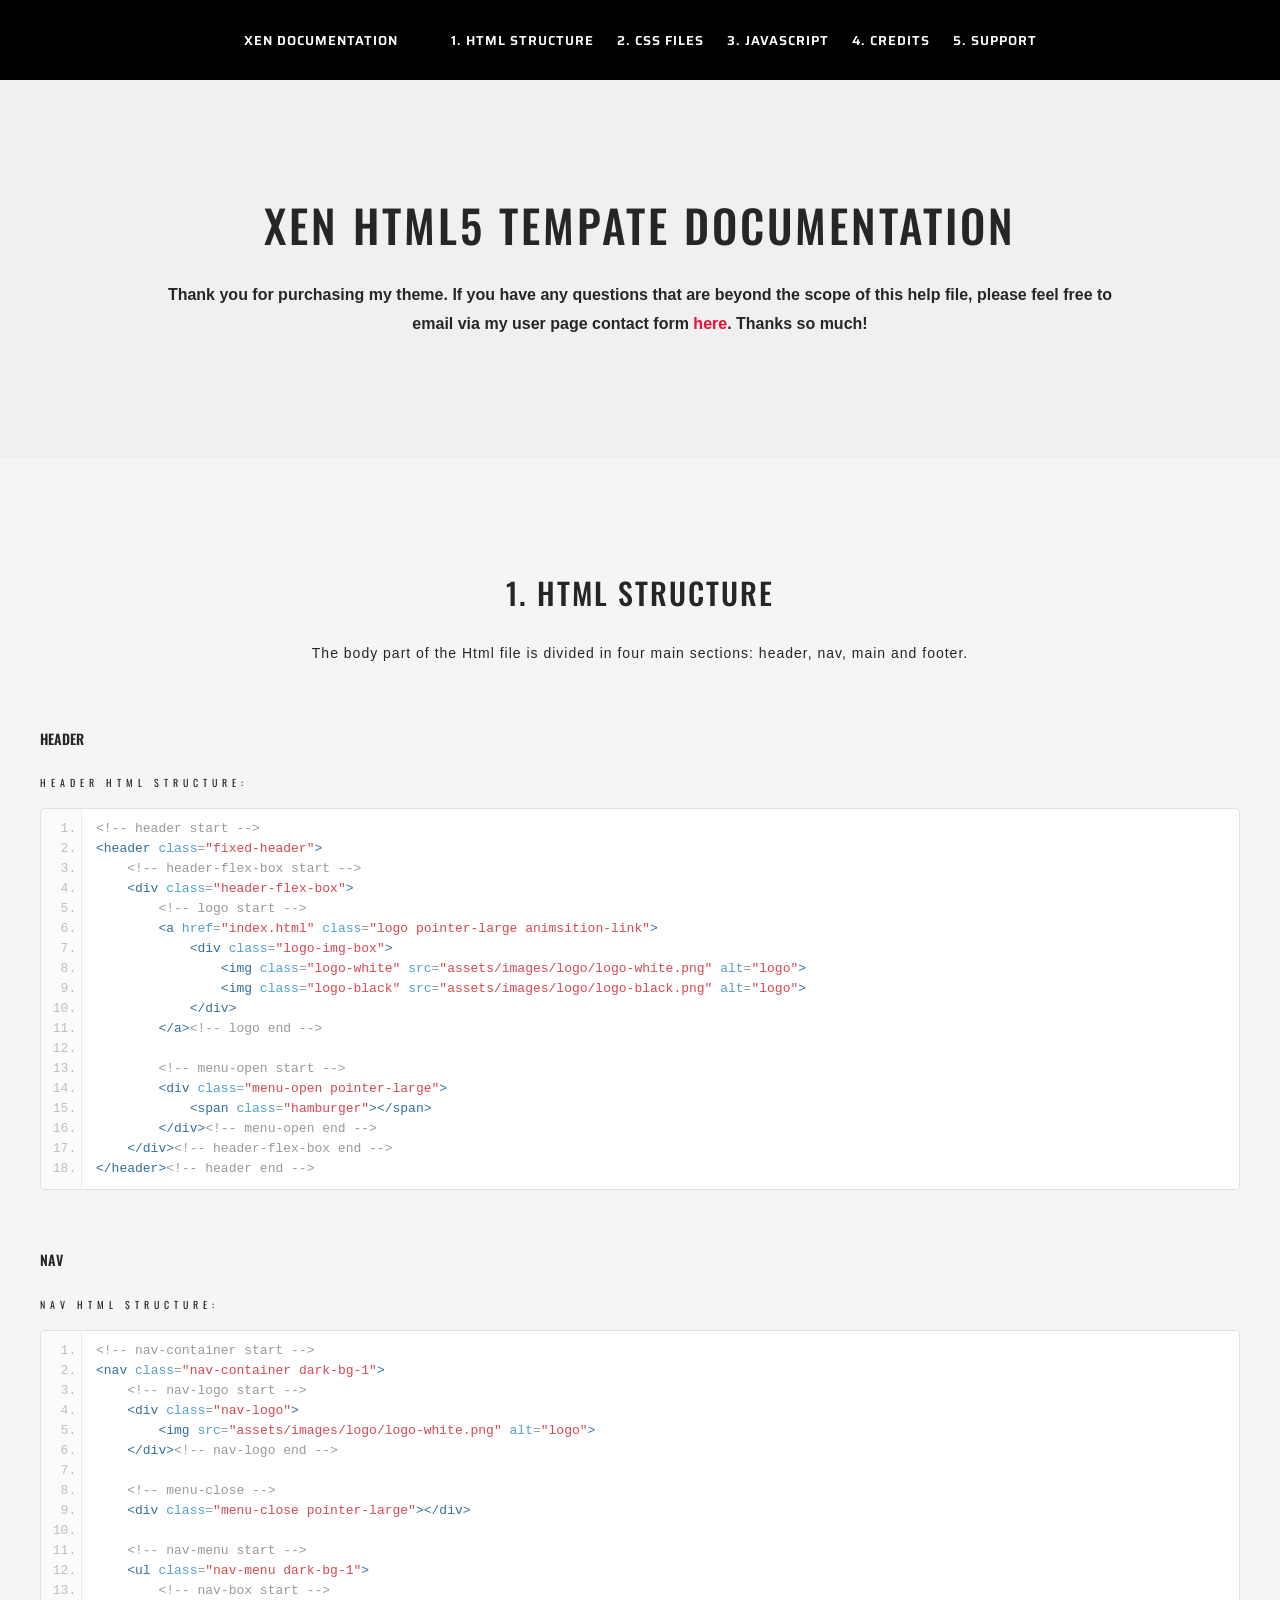
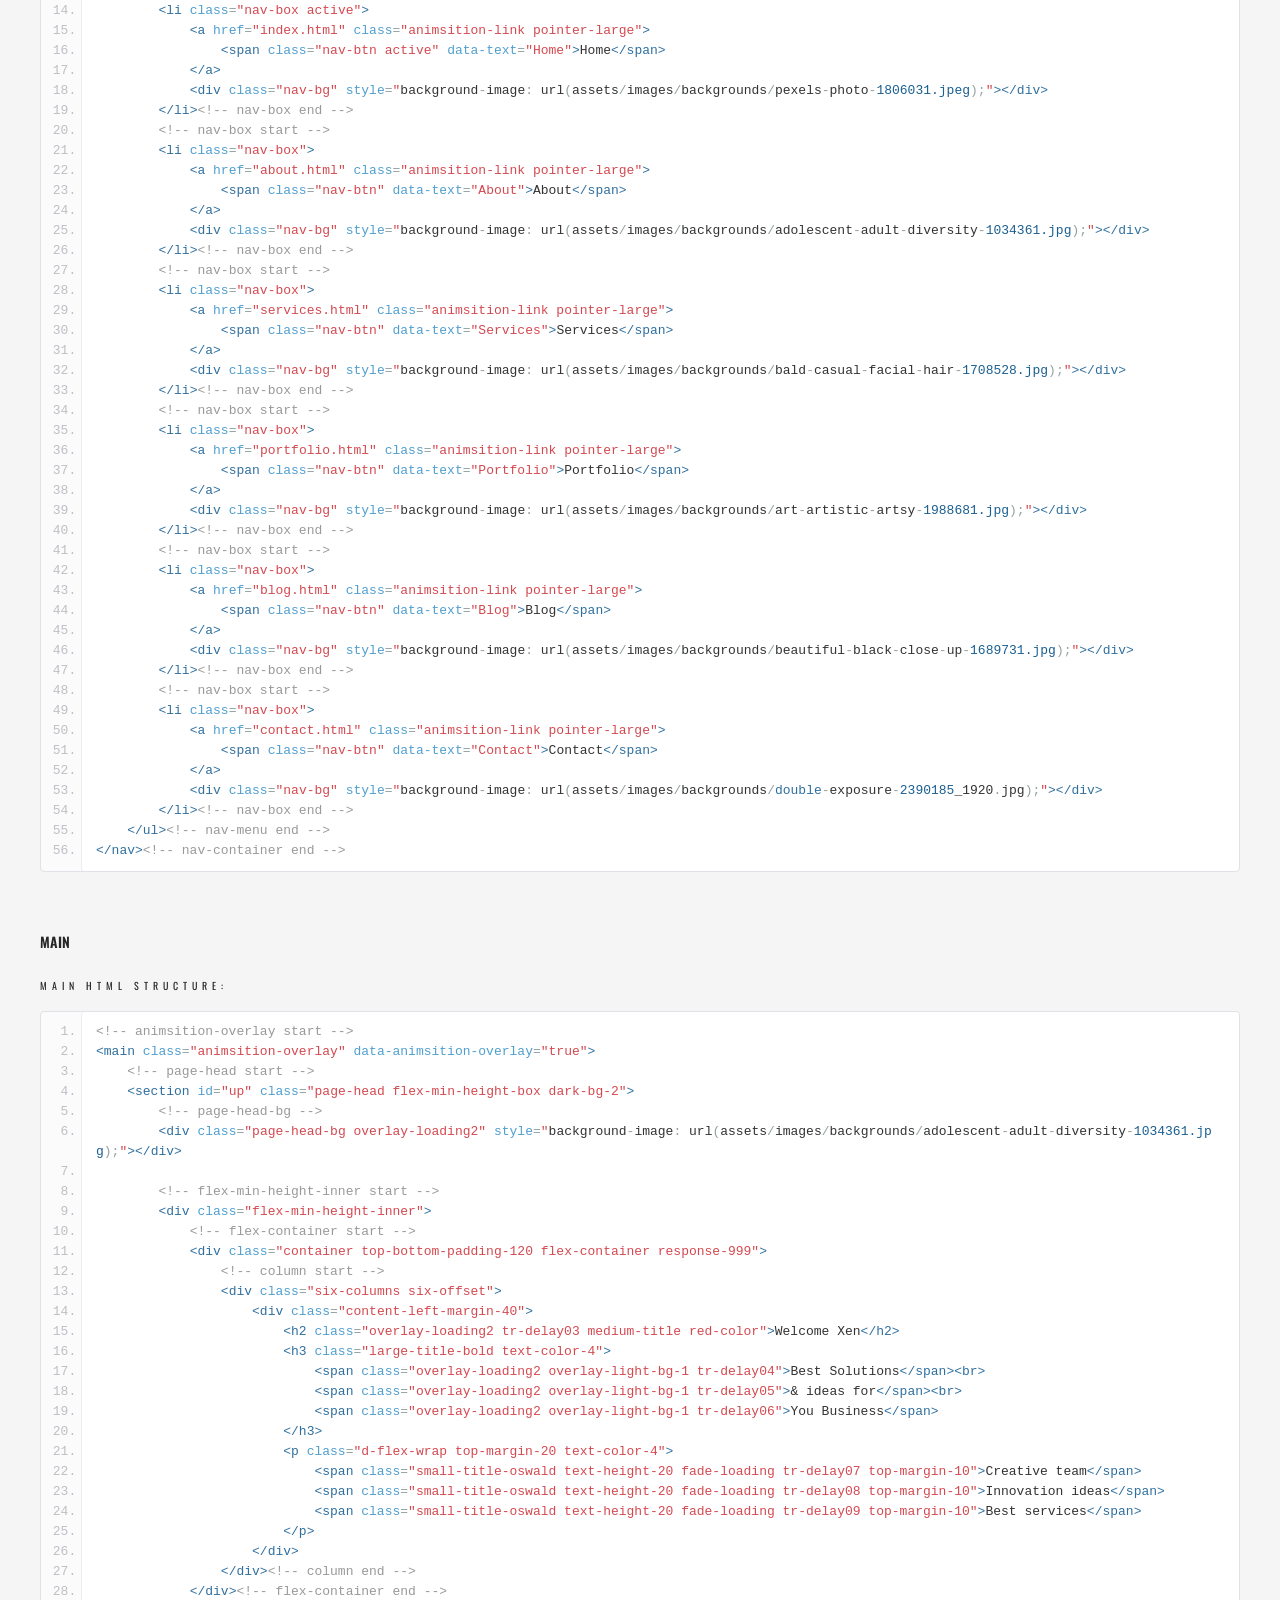
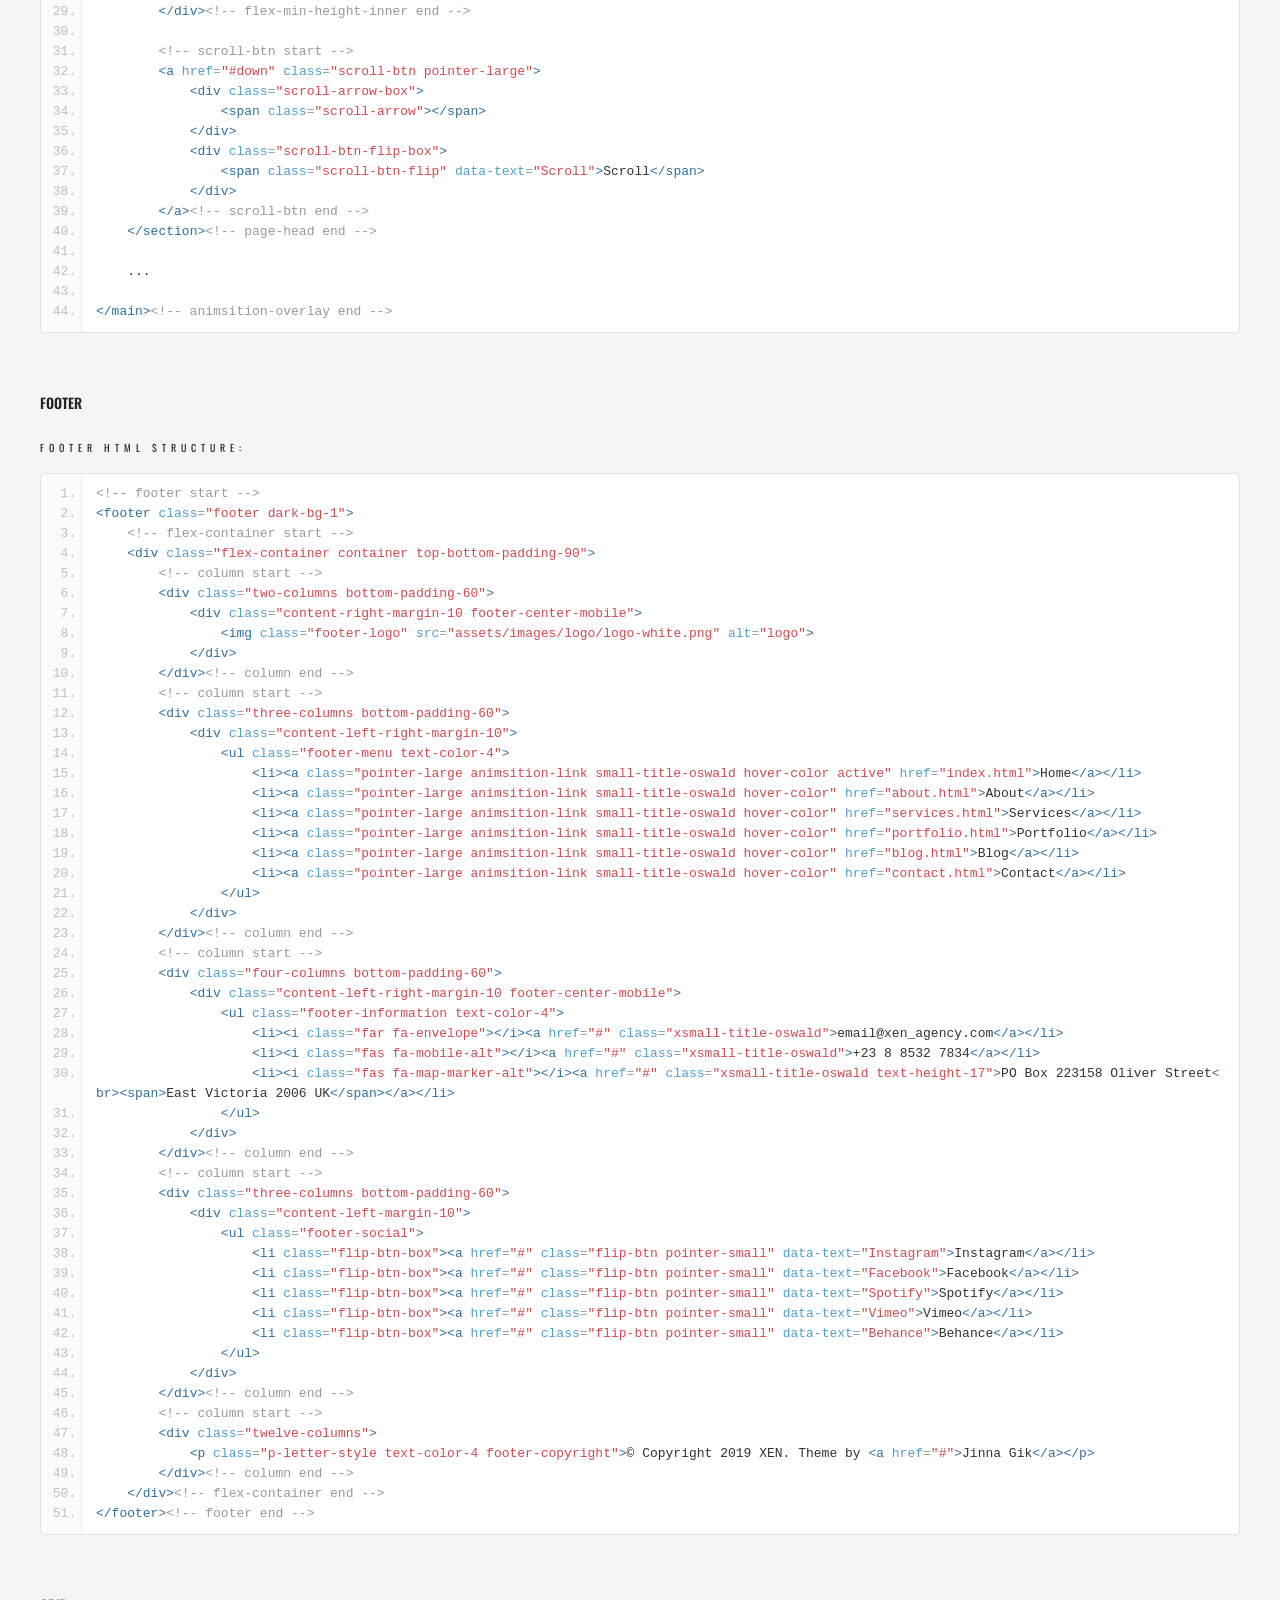
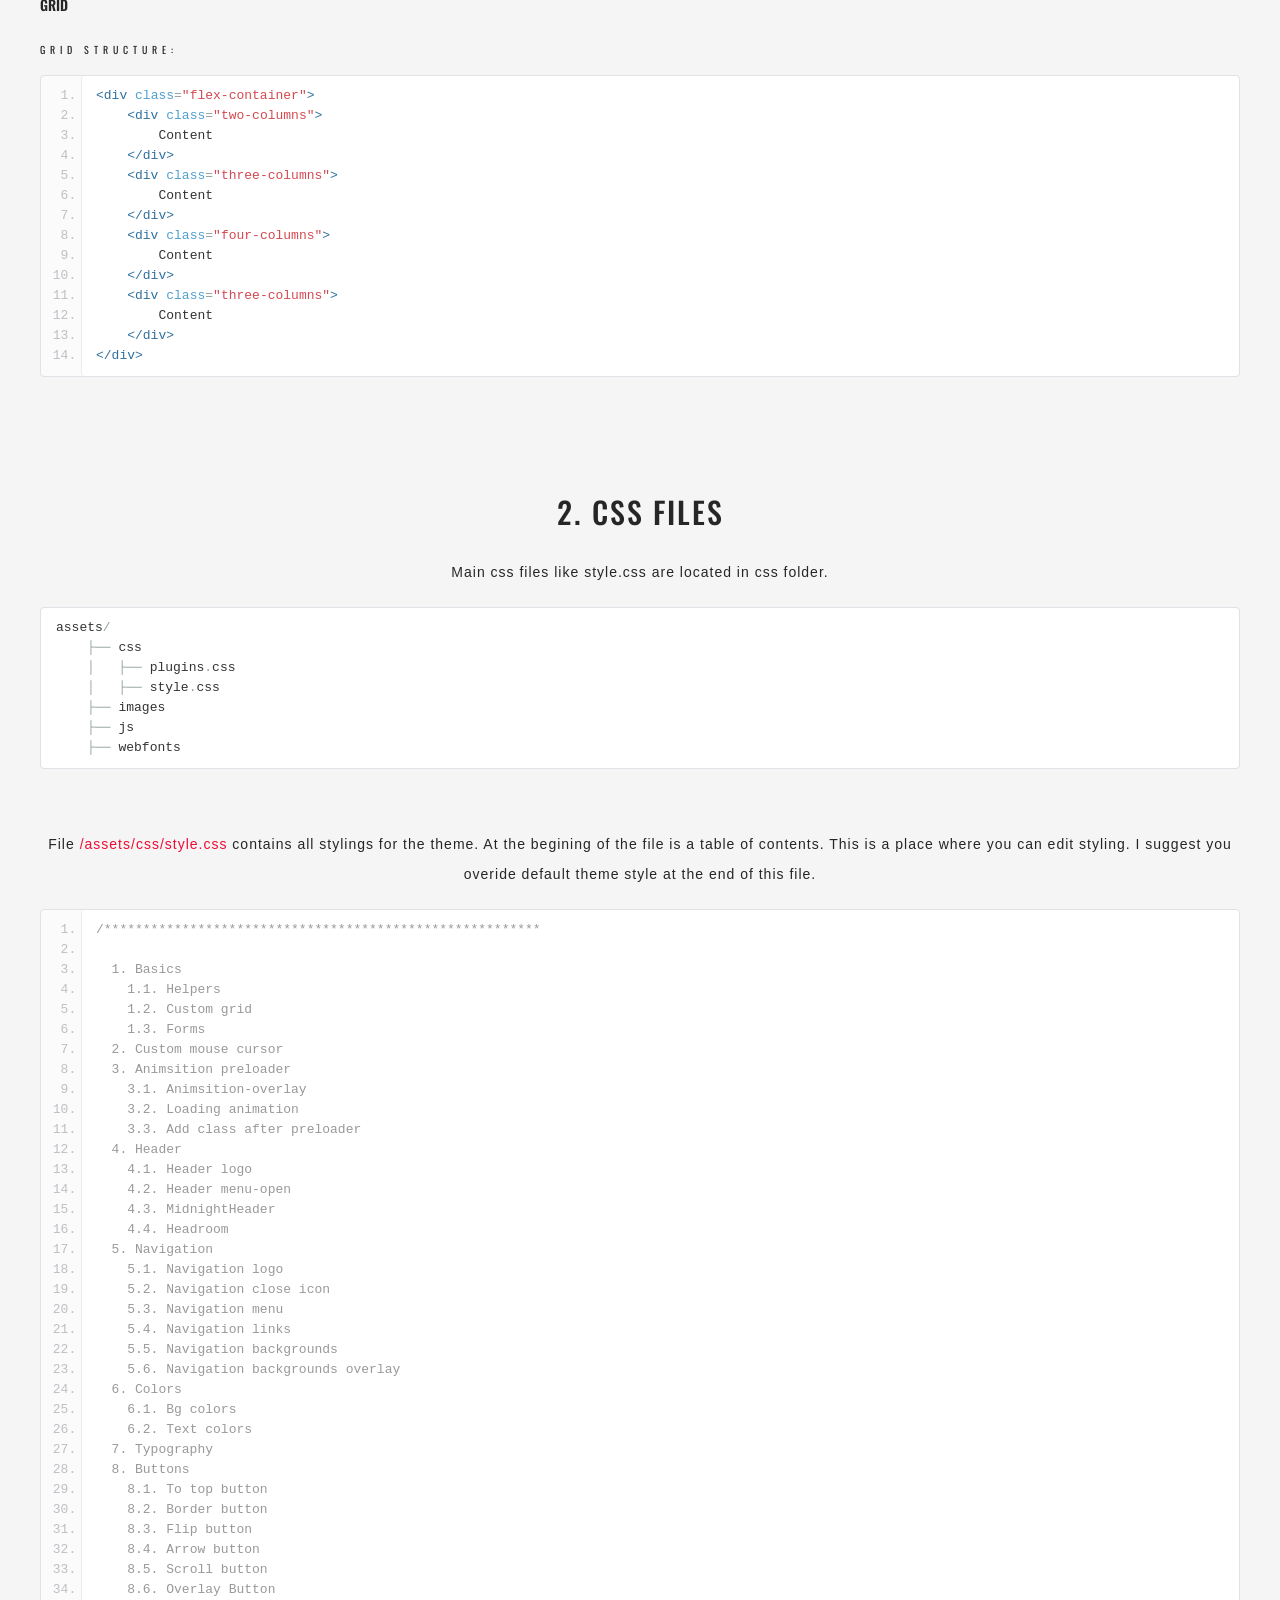
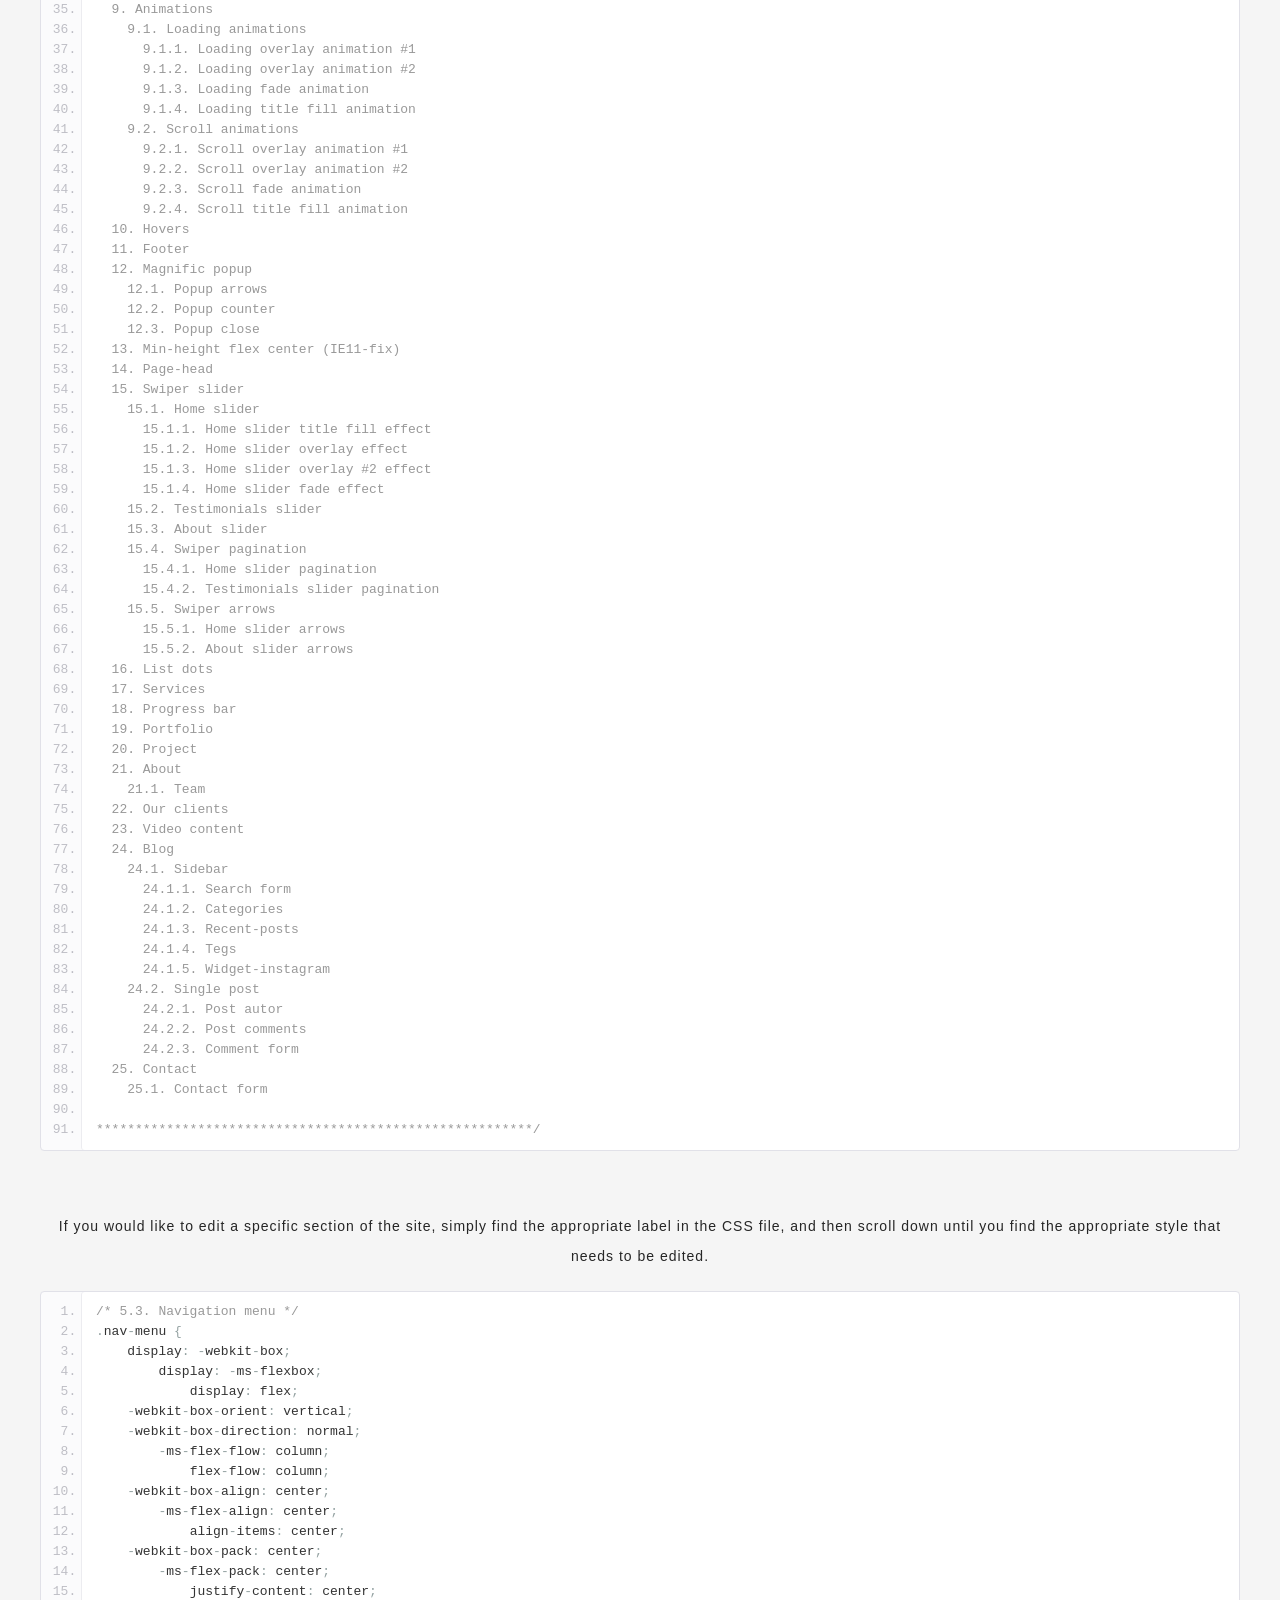
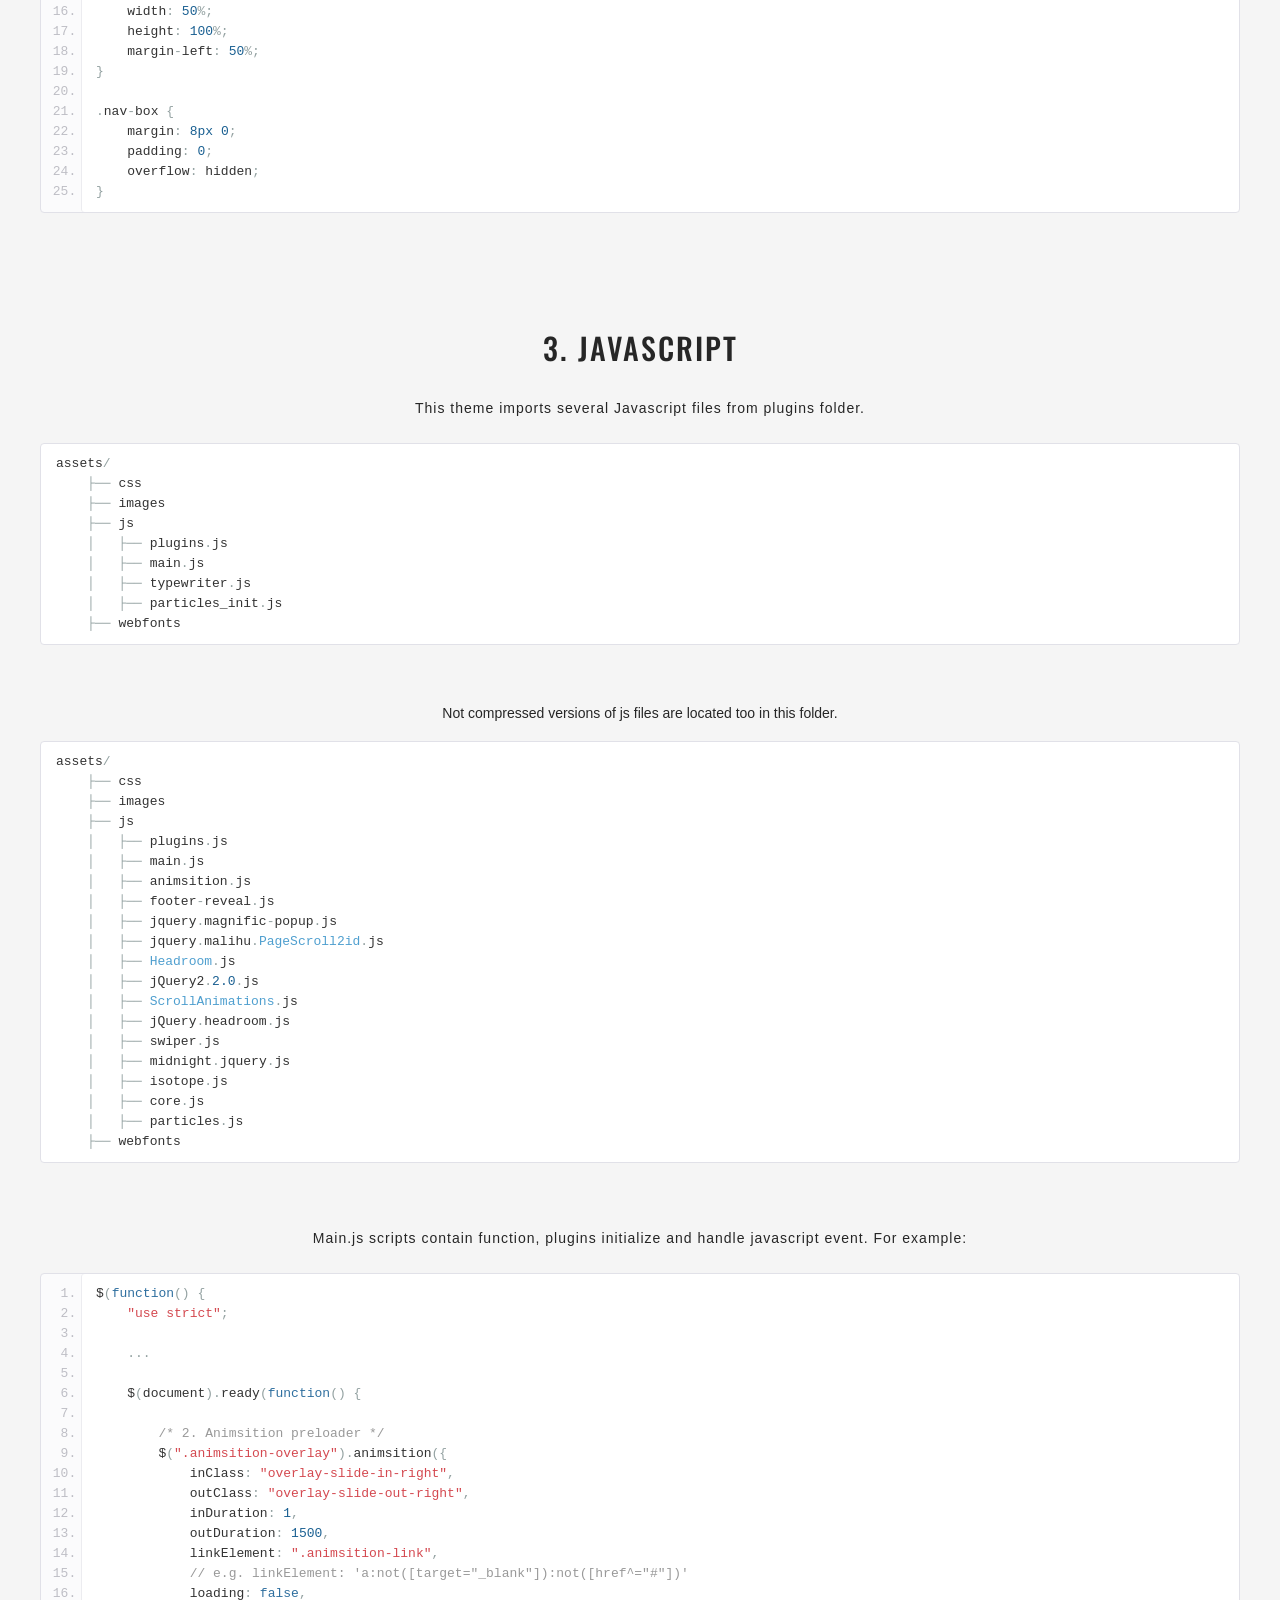
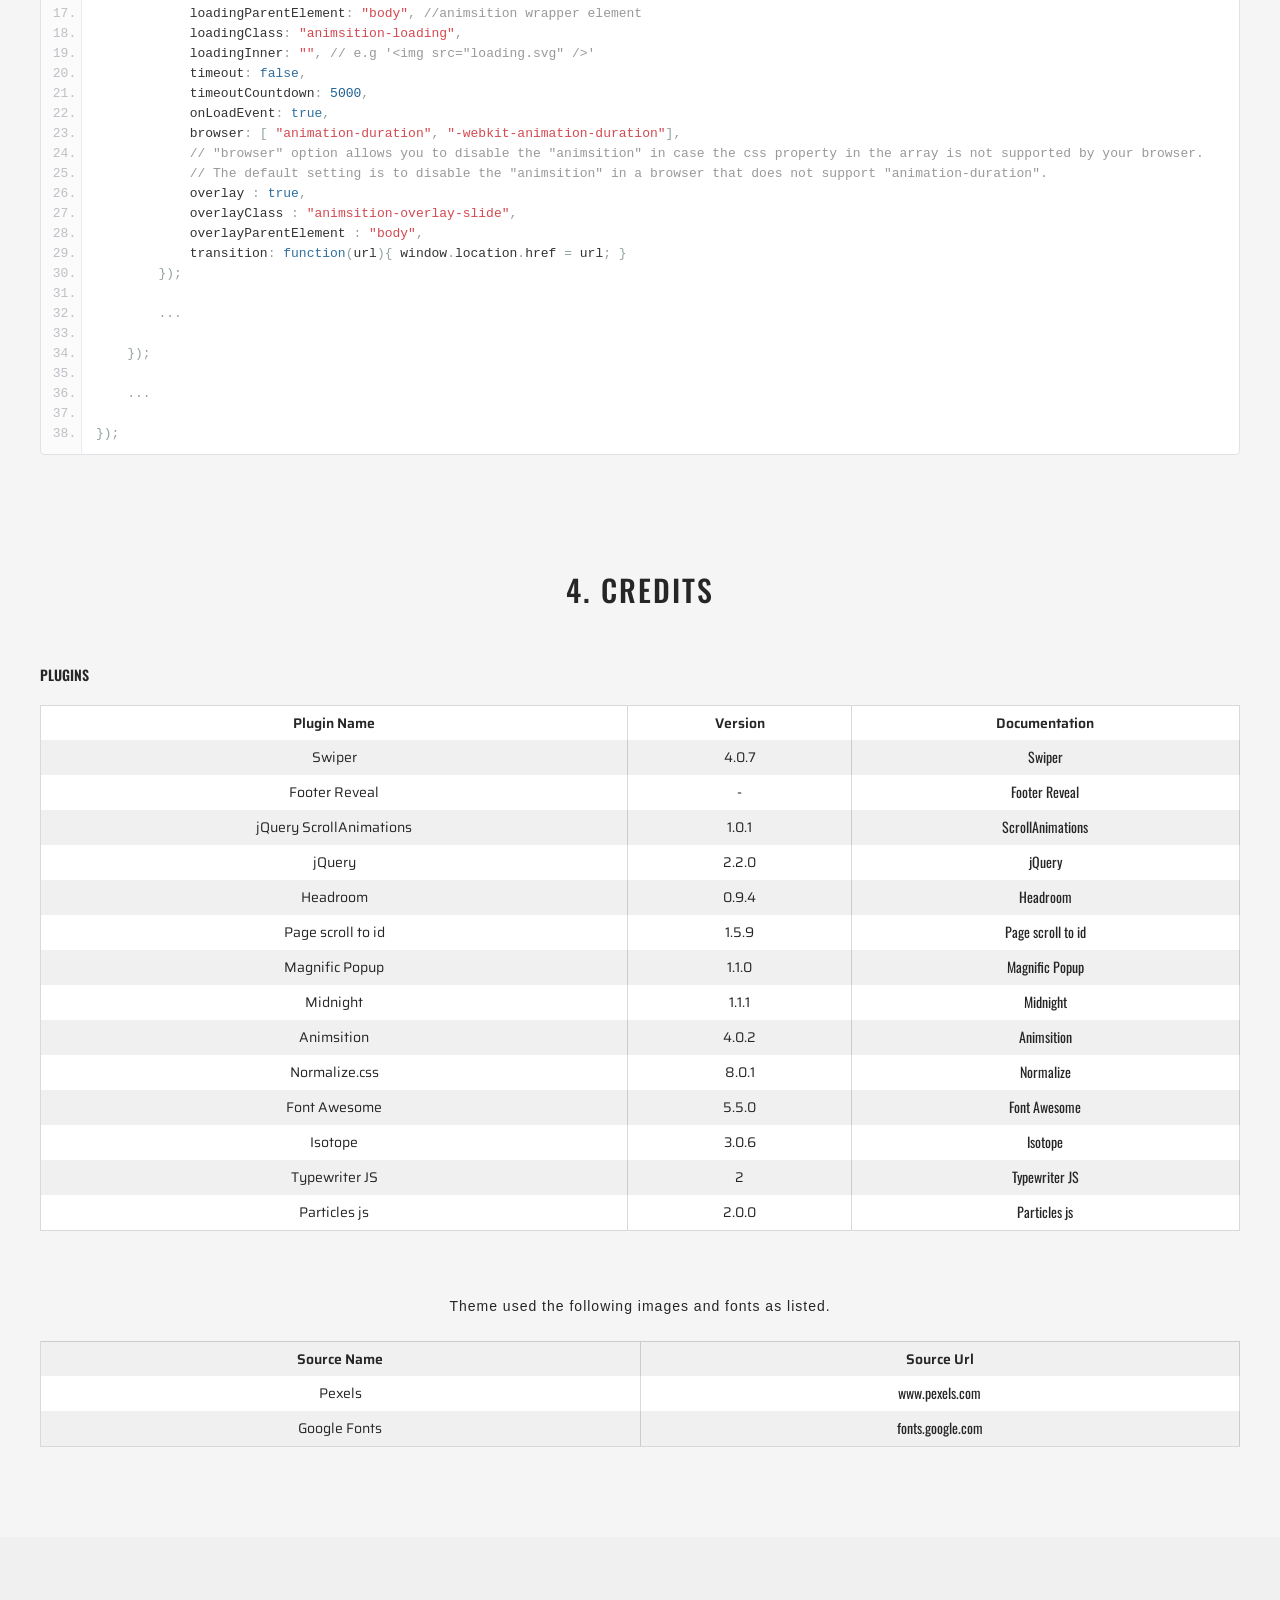
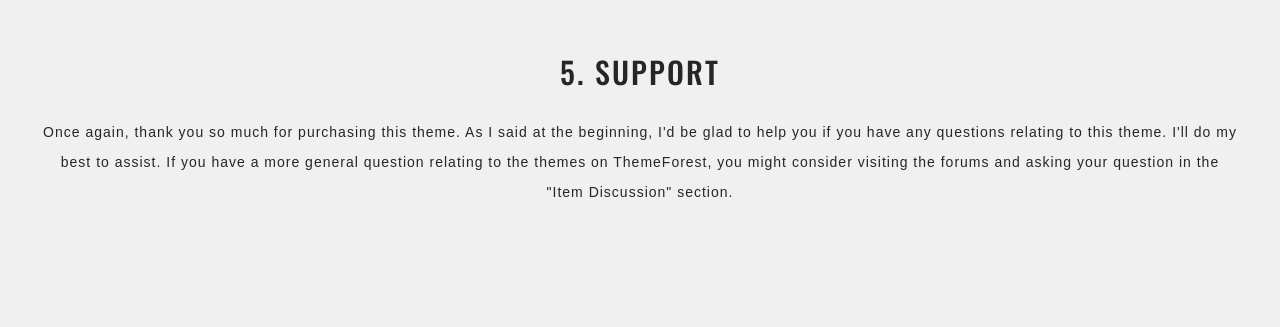
<file: documentation/index.html>
<!DOCTYPE html>
<html lang="en">
	<head>
		<meta charset="utf-8">
		<meta http-equiv="X-UA-Compatible" content="IE=edge">
		<meta name="viewport" content="width=device-width, initial-scale=1">
	
		<title>XEN - Creative Agency HTML5 Responsive Tempate</title>
		
		<!-- fonts -->
		<link href="https://fonts.googleapis.com/css?family=Saira:300,400,500,600,700%7COswald:300,400,500,600,700" rel="stylesheet" type="text/css">
		
		<!-- styles -->
		<link href="../XEN/assets/css/plugins.css" rel="stylesheet">
		<link href="../XEN/assets/css/style.css" rel="stylesheet">
		<link href="css/prettify.css" rel="stylesheet">
		<link href="css/theme.css" rel="stylesheet">
	</head>
	
	<body>
		<div class="doc-nav">
			<ul class="container">
				<li><a href="#xen">XEN Documentation</a></li>
				<li><a href="#html">1. HTML Structure</a></li>
				<li><a href="#css">2. CSS files</a></li>
				<li><a href="#javascript">3. JavaScript</a></li>
				<li><a href="#credits">4. Credits</a></li>
				<li><a href="#support">5. Support</a></li>
			</ul>
		</div>
					
		<section id="xen" class="doc-bg doc-margin">
			<div class="container small top-bottom-padding-120">
				<h2 class="medium-title text-center">XEN HTML5 Tempate Documentation</h2>
				<p class="p-style-medium text-center">Thank you for purchasing my theme. If you have any questions that are beyond the scope of this help file, please feel free to email via my user page contact form <a href="https://themeforest.net/user/jinnagik" target="_blank" class="p-style-medium bold700-text red-color">here</a>. Thanks so much!</p>		
			</div>
		</section>
					
		<section id="html" class="top-padding-120 container">	
			<div class="bottom-padding-60 text-center">
				<h4 class="title-style">1. HTML Structure</h4>
				<p class="p-style-small">The body part of the Html file is divided in four main sections: header, nav, main and footer.</p>
			</div>
							
			<h4 class="small-title-oswald">HEADER</h4>
			<p class="p-letter-style">Header HTML structure:</p>
	<pre class="prettyprint linenums">
&lt;!-- header start --&gt;
&lt;header class=&quot;fixed-header&quot;&gt;
    &lt;!-- header-flex-box start --&gt;
    &lt;div class=&quot;header-flex-box&quot;&gt;
        &lt;!-- logo start --&gt;
        &lt;a href=&quot;index.html&quot; class=&quot;logo pointer-large animsition-link&quot;&gt;
            &lt;div class=&quot;logo-img-box&quot;&gt;
                &lt;img class=&quot;logo-white&quot; src=&quot;assets/images/logo/logo-white.png&quot; alt=&quot;logo&quot;&gt;
                &lt;img class=&quot;logo-black&quot; src=&quot;assets/images/logo/logo-black.png&quot; alt=&quot;logo&quot;&gt;
            &lt;/div&gt;
        &lt;/a&gt;&lt;!-- logo end --&gt;
		        
        &lt;!-- menu-open start --&gt;
        &lt;div class=&quot;menu-open pointer-large&quot;&gt;
            &lt;span class=&quot;hamburger&quot;&gt;&lt;/span&gt;
        &lt;/div&gt;&lt;!-- menu-open end --&gt;
    &lt;/div&gt;&lt;!-- header-flex-box end --&gt;
&lt;/header&gt;&lt;!-- header end --&gt;
</pre>
	
			<h4 class="small-title-oswald top-padding-60">Nav</h4>
			<p class="p-letter-style">Nav HTML structure:</p>
	<pre class="prettyprint linenums">
&lt;!-- nav-container start --&gt;
&lt;nav class=&quot;nav-container dark-bg-1&quot;&gt;
    &lt;!-- nav-logo start --&gt;
    &lt;div class=&quot;nav-logo&quot;&gt;
        &lt;img src=&quot;assets/images/logo/logo-white.png&quot; alt=&quot;logo&quot;&gt;
    &lt;/div&gt;&lt;!-- nav-logo end --&gt;
			
    &lt;!-- menu-close --&gt;
    &lt;div class=&quot;menu-close pointer-large&quot;&gt;&lt;/div&gt;
			
    &lt;!-- nav-menu start --&gt;
    &lt;ul class=&quot;nav-menu dark-bg-1&quot;&gt;
        &lt;!-- nav-box start --&gt;
        &lt;li class=&quot;nav-box active&quot;&gt;
            &lt;a href=&quot;index.html&quot; class=&quot;animsition-link pointer-large&quot;&gt;
                &lt;span class=&quot;nav-btn active&quot; data-text=&quot;Home&quot;&gt;Home&lt;/span&gt;
            &lt;/a&gt;
            &lt;div class=&quot;nav-bg&quot; style=&quot;background-image: url(assets/images/backgrounds/pexels-photo-1806031.jpeg);&quot;&gt;&lt;/div&gt;
        &lt;/li&gt;&lt;!-- nav-box end --&gt;
        &lt;!-- nav-box start --&gt;
        &lt;li class=&quot;nav-box&quot;&gt;
            &lt;a href=&quot;about.html&quot; class=&quot;animsition-link pointer-large&quot;&gt;
                &lt;span class=&quot;nav-btn&quot; data-text=&quot;About&quot;&gt;About&lt;/span&gt;
            &lt;/a&gt;
            &lt;div class=&quot;nav-bg&quot; style=&quot;background-image: url(assets/images/backgrounds/adolescent-adult-diversity-1034361.jpg);&quot;&gt;&lt;/div&gt;
        &lt;/li&gt;&lt;!-- nav-box end --&gt;
        &lt;!-- nav-box start --&gt;
        &lt;li class=&quot;nav-box&quot;&gt;
            &lt;a href=&quot;services.html&quot; class=&quot;animsition-link pointer-large&quot;&gt;
                &lt;span class=&quot;nav-btn&quot; data-text=&quot;Services&quot;&gt;Services&lt;/span&gt;
            &lt;/a&gt;
            &lt;div class=&quot;nav-bg&quot; style=&quot;background-image: url(assets/images/backgrounds/bald-casual-facial-hair-1708528.jpg);&quot;&gt;&lt;/div&gt;
        &lt;/li&gt;&lt;!-- nav-box end --&gt;
        &lt;!-- nav-box start --&gt;
        &lt;li class=&quot;nav-box&quot;&gt;
            &lt;a href=&quot;portfolio.html&quot; class=&quot;animsition-link pointer-large&quot;&gt;
                &lt;span class=&quot;nav-btn&quot; data-text=&quot;Portfolio&quot;&gt;Portfolio&lt;/span&gt;
            &lt;/a&gt;
            &lt;div class=&quot;nav-bg&quot; style=&quot;background-image: url(assets/images/backgrounds/art-artistic-artsy-1988681.jpg);&quot;&gt;&lt;/div&gt;
        &lt;/li&gt;&lt;!-- nav-box end --&gt;
        &lt;!-- nav-box start --&gt;
        &lt;li class=&quot;nav-box&quot;&gt;
            &lt;a href=&quot;blog.html&quot; class=&quot;animsition-link pointer-large&quot;&gt;
                &lt;span class=&quot;nav-btn&quot; data-text=&quot;Blog&quot;&gt;Blog&lt;/span&gt;
            &lt;/a&gt;
            &lt;div class=&quot;nav-bg&quot; style=&quot;background-image: url(assets/images/backgrounds/beautiful-black-close-up-1689731.jpg);&quot;&gt;&lt;/div&gt;
        &lt;/li&gt;&lt;!-- nav-box end --&gt;
        &lt;!-- nav-box start --&gt;
        &lt;li class=&quot;nav-box&quot;&gt;
            &lt;a href=&quot;contact.html&quot; class=&quot;animsition-link pointer-large&quot;&gt;
                &lt;span class=&quot;nav-btn&quot; data-text=&quot;Contact&quot;&gt;Contact&lt;/span&gt;
            &lt;/a&gt;
            &lt;div class=&quot;nav-bg&quot; style=&quot;background-image: url(assets/images/backgrounds/double-exposure-2390185_1920.jpg);&quot;&gt;&lt;/div&gt;
        &lt;/li&gt;&lt;!-- nav-box end --&gt;
    &lt;/ul&gt;&lt;!-- nav-menu end --&gt;
&lt;/nav&gt;&lt;!-- nav-container end --&gt;
</pre>
	
			<h4 class="small-title-oswald top-padding-60">Main</h4>
			<p class="p-letter-style">Main HTML structure:</p>
	<pre class="prettyprint linenums">
&lt;!-- animsition-overlay start --&gt;
&lt;main class=&quot;animsition-overlay&quot; data-animsition-overlay=&quot;true&quot;&gt;
    &lt;!-- page-head start --&gt;
    &lt;section id=&quot;up&quot; class=&quot;page-head flex-min-height-box dark-bg-2&quot;&gt;
        &lt;!-- page-head-bg --&gt;
        &lt;div class=&quot;page-head-bg overlay-loading2&quot; style=&quot;background-image: url(assets/images/backgrounds/adolescent-adult-diversity-1034361.jpg);&quot;&gt;&lt;/div&gt;
				
        &lt;!-- flex-min-height-inner start --&gt;
        &lt;div class=&quot;flex-min-height-inner&quot;&gt;
            &lt;!-- flex-container start --&gt;
            &lt;div class=&quot;container top-bottom-padding-120 flex-container response-999&quot;&gt;
                &lt;!-- column start --&gt;
                &lt;div class=&quot;six-columns six-offset&quot;&gt;
                    &lt;div class=&quot;content-left-margin-40&quot;&gt;
                        &lt;h2 class=&quot;overlay-loading2 tr-delay03 medium-title red-color&quot;&gt;Welcome Xen&lt;/h2&gt;
                        &lt;h3 class=&quot;large-title-bold text-color-4&quot;&gt;
                            &lt;span class=&quot;overlay-loading2 overlay-light-bg-1 tr-delay04&quot;&gt;Best Solutions&lt;/span&gt;&lt;br&gt;
                            &lt;span class=&quot;overlay-loading2 overlay-light-bg-1 tr-delay05&quot;&gt;& ideas for&lt;/span&gt;&lt;br&gt;
                            &lt;span class=&quot;overlay-loading2 overlay-light-bg-1 tr-delay06&quot;&gt;You Business&lt;/span&gt;
                        &lt;/h3&gt;
                        &lt;p class=&quot;d-flex-wrap top-margin-20 text-color-4&quot;&gt;
                            &lt;span class=&quot;small-title-oswald text-height-20 fade-loading tr-delay07 top-margin-10&quot;&gt;Creative team&lt;/span&gt;
                            &lt;span class=&quot;small-title-oswald text-height-20 fade-loading tr-delay08 top-margin-10&quot;&gt;Innovation ideas&lt;/span&gt;
                            &lt;span class=&quot;small-title-oswald text-height-20 fade-loading tr-delay09 top-margin-10&quot;&gt;Best services&lt;/span&gt;
                        &lt;/p&gt;
                    &lt;/div&gt;
                &lt;/div&gt;&lt;!-- column end --&gt;
            &lt;/div&gt;&lt;!-- flex-container end --&gt;
        &lt;/div&gt;&lt;!-- flex-min-height-inner end --&gt;
	  		
        &lt;!-- scroll-btn start --&gt;
        &lt;a href=&quot;#down&quot; class=&quot;scroll-btn pointer-large&quot;&gt;
            &lt;div class=&quot;scroll-arrow-box&quot;&gt;
                &lt;span class=&quot;scroll-arrow&quot;&gt;&lt;/span&gt;
            &lt;/div&gt;
            &lt;div class=&quot;scroll-btn-flip-box&quot;&gt;
                &lt;span class=&quot;scroll-btn-flip&quot; data-text=&quot;Scroll&quot;&gt;Scroll&lt;/span&gt;
            &lt;/div&gt;
        &lt;/a&gt;&lt;!-- scroll-btn end --&gt;
    &lt;/section&gt;&lt;!-- page-head end --&gt;
    
    ...
    		
&lt;/main&gt;&lt;!-- animsition-overlay end --&gt;
</pre>
	
			<h4 class="small-title-oswald top-padding-60">FOOTER</h4>
			<p class="p-letter-style">Footer HTML structure:</p>
	<pre class="prettyprint linenums">
&lt;!-- footer start --&gt;
&lt;footer class=&quot;footer dark-bg-1&quot;&gt;
    &lt;!-- flex-container start --&gt;
    &lt;div class=&quot;flex-container container top-bottom-padding-90&quot;&gt;
        &lt;!-- column start --&gt;
        &lt;div class=&quot;two-columns bottom-padding-60&quot;&gt;
            &lt;div class=&quot;content-right-margin-10 footer-center-mobile&quot;&gt;
                &lt;img class=&quot;footer-logo&quot; src=&quot;assets/images/logo/logo-white.png&quot; alt=&quot;logo&quot;&gt;
            &lt;/div&gt;
        &lt;/div&gt;&lt;!-- column end --&gt;
        &lt;!-- column start --&gt;
        &lt;div class=&quot;three-columns bottom-padding-60&quot;&gt;
            &lt;div class=&quot;content-left-right-margin-10&quot;&gt;
                &lt;ul class=&quot;footer-menu text-color-4&quot;&gt;
                    &lt;li&gt;&lt;a class=&quot;pointer-large animsition-link small-title-oswald hover-color active&quot; href=&quot;index.html&quot;&gt;Home&lt;/a&gt;&lt;/li&gt;
                    &lt;li&gt;&lt;a class=&quot;pointer-large animsition-link small-title-oswald hover-color&quot; href=&quot;about.html&quot;&gt;About&lt;/a&gt;&lt;/li&gt;
                    &lt;li&gt;&lt;a class=&quot;pointer-large animsition-link small-title-oswald hover-color&quot; href=&quot;services.html&quot;&gt;Services&lt;/a&gt;&lt;/li&gt;
                    &lt;li&gt;&lt;a class=&quot;pointer-large animsition-link small-title-oswald hover-color&quot; href=&quot;portfolio.html&quot;&gt;Portfolio&lt;/a&gt;&lt;/li&gt;
                    &lt;li&gt;&lt;a class=&quot;pointer-large animsition-link small-title-oswald hover-color&quot; href=&quot;blog.html&quot;&gt;Blog&lt;/a&gt;&lt;/li&gt;
                    &lt;li&gt;&lt;a class=&quot;pointer-large animsition-link small-title-oswald hover-color&quot; href=&quot;contact.html&quot;&gt;Contact&lt;/a&gt;&lt;/li&gt;
                &lt;/ul&gt;
            &lt;/div&gt;
        &lt;/div&gt;&lt;!-- column end --&gt;
        &lt;!-- column start --&gt;
        &lt;div class=&quot;four-columns bottom-padding-60&quot;&gt;
            &lt;div class=&quot;content-left-right-margin-10 footer-center-mobile&quot;&gt;
                &lt;ul class=&quot;footer-information text-color-4&quot;&gt;
                    &lt;li&gt;&lt;i class=&quot;far fa-envelope&quot;&gt;&lt;/i&gt;&lt;a href=&quot;#&quot; class=&quot;xsmall-title-oswald&quot;&gt;email@xen_agency.com&lt;/a&gt;&lt;/li&gt;
                    &lt;li&gt;&lt;i class=&quot;fas fa-mobile-alt&quot;&gt;&lt;/i&gt;&lt;a href=&quot;#&quot; class=&quot;xsmall-title-oswald&quot;&gt;+23 8 8532 7834&lt;/a&gt;&lt;/li&gt;
                    &lt;li&gt;&lt;i class=&quot;fas fa-map-marker-alt&quot;&gt;&lt;/i&gt;&lt;a href=&quot;#&quot; class=&quot;xsmall-title-oswald text-height-17&quot;&gt;PO Box 223158 Oliver Street&lt;br&gt;&lt;span&gt;East Victoria 2006 UK&lt;/span&gt;&lt;/a&gt;&lt;/li&gt;
                &lt;/ul&gt;
            &lt;/div&gt;
        &lt;/div&gt;&lt;!-- column end --&gt;
        &lt;!-- column start --&gt;
        &lt;div class=&quot;three-columns bottom-padding-60&quot;&gt;
            &lt;div class=&quot;content-left-margin-10&quot;&gt;
                &lt;ul class=&quot;footer-social&quot;&gt;
                    &lt;li class=&quot;flip-btn-box&quot;&gt;&lt;a href=&quot;#&quot; class=&quot;flip-btn pointer-small&quot; data-text=&quot;Instagram&quot;&gt;Instagram&lt;/a&gt;&lt;/li&gt;
                    &lt;li class=&quot;flip-btn-box&quot;&gt;&lt;a href=&quot;#&quot; class=&quot;flip-btn pointer-small&quot; data-text=&quot;Facebook&quot;&gt;Facebook&lt;/a&gt;&lt;/li&gt;
                    &lt;li class=&quot;flip-btn-box&quot;&gt;&lt;a href=&quot;#&quot; class=&quot;flip-btn pointer-small&quot; data-text=&quot;Spotify&quot;&gt;Spotify&lt;/a&gt;&lt;/li&gt;
                    &lt;li class=&quot;flip-btn-box&quot;&gt;&lt;a href=&quot;#&quot; class=&quot;flip-btn pointer-small&quot; data-text=&quot;Vimeo&quot;&gt;Vimeo&lt;/a&gt;&lt;/li&gt;
                    &lt;li class=&quot;flip-btn-box&quot;&gt;&lt;a href=&quot;#&quot; class=&quot;flip-btn pointer-small&quot; data-text=&quot;Behance&quot;&gt;Behance&lt;/a&gt;&lt;/li&gt;
                &lt;/ul&gt;
            &lt;/div&gt;
        &lt;/div&gt;&lt;!-- column end --&gt;
        &lt;!-- column start --&gt;
        &lt;div class=&quot;twelve-columns&quot;&gt;
            &lt;p class=&quot;p-letter-style text-color-4 footer-copyright&quot;&gt;&copy; Copyright 2019 XEN. Theme by &lt;a href=&quot;#&quot;&gt;Jinna Gik&lt;/a&gt;&lt;/p&gt;
        &lt;/div&gt;&lt;!-- column end --&gt;
    &lt;/div&gt;&lt;!-- flex-container end --&gt;
&lt;/footer&gt;&lt;!-- footer end --&gt;
</pre>
	
			<h4 class="small-title-oswald top-padding-60">GRID</h4>
			<p class="p-letter-style">GRID structure:</p>
	<pre class="prettyprint linenums">
&lt;div class=&quot;flex-container&quot;&gt;
    &lt;div class=&quot;two-columns&quot;&gt;
        Content
    &lt;/div&gt;
    &lt;div class=&quot;three-columns&quot;&gt;
        Content
    &lt;/div&gt;
    &lt;div class=&quot;four-columns&quot;&gt;
        Content
    &lt;/div&gt;
    &lt;div class=&quot;three-columns&quot;&gt;
        Content
    &lt;/div&gt;
&lt;/div&gt;
</pre>	
		</section>
				
		<section id="css" class="top-padding-120 container">	
			<div class="text-center">
				<h4 class="title-style">2. CSS files</h4>
				<p class="p-style-small">Main css files like style.css are located in css folder.</p>
			</div>		
	<pre class="prettyprint">
<span class="pln">assets</span><span class="pun">/</span><span class="pln"></span>
    <span class="pun">├──</span><span class="pln"> css</span>
    <span class="pun">│</span><span class="pln">   </span><span class="pun">├──</span><span class="pln"> plugins.css</span>
    <span class="pun">│</span><span class="pln">   </span><span class="pun">├──</span><span class="pln"> style.css</span>
    <span class="pun">├──</span><span class="pln"> images</span>
    <span class="pun">├──</span><span class="pln"> js</span>
    <span class="pun">├──</span><span class="pln"> webfonts</span>
</pre>
			<p class="p-style-small top-padding-30 text-center">File <span class="red-color">/assets/css/style.css</span> contains all stylings for the theme. At the begining of the file is a table of contents. This is a place where you can edit styling. I suggest you overide default theme style at the end of this file.</p>
	<pre class="prettyprint linenums">
/********************************************************
	
  1. Basics
    1.1. Helpers
    1.2. Custom grid
    1.3. Forms
  2. Custom mouse cursor
  3. Animsition preloader
    3.1. Animsition-overlay
    3.2. Loading animation
    3.3. Add class after preloader
  4. Header
    4.1. Header logo
    4.2. Header menu-open
    4.3. MidnightHeader
    4.4. Headroom
  5. Navigation
    5.1. Navigation logo
    5.2. Navigation close icon
    5.3. Navigation menu
    5.4. Navigation links
    5.5. Navigation backgrounds
    5.6. Navigation backgrounds overlay
  6. Colors
    6.1. Bg colors
    6.2. Text colors
  7. Typography
  8. Buttons
    8.1. To top button
    8.2. Border button
    8.3. Flip button
    8.4. Arrow button
    8.5. Scroll button
    8.6. Overlay Button
  9. Animations
    9.1. Loading animations
      9.1.1. Loading overlay animation #1
      9.1.2. Loading overlay animation #2
      9.1.3. Loading fade animation
      9.1.4. Loading title fill animation
    9.2. Scroll animations
      9.2.1. Scroll overlay animation #1
      9.2.2. Scroll overlay animation #2
      9.2.3. Scroll fade animation
      9.2.4. Scroll title fill animation
  10. Hovers
  11. Footer
  12. Magnific popup
    12.1. Popup arrows
    12.2. Popup counter 
    12.3. Popup close
  13. Min-height flex center (IE11-fix)
  14. Page-head
  15. Swiper slider
    15.1. Home slider
      15.1.1. Home slider title fill effect
      15.1.2. Home slider overlay effect
      15.1.3. Home slider overlay #2 effect
      15.1.4. Home slider fade effect
    15.2. Testimonials slider
    15.3. About slider
    15.4. Swiper pagination
      15.4.1. Home slider pagination
      15.4.2. Testimonials slider pagination
    15.5. Swiper arrows
      15.5.1. Home slider arrows
      15.5.2. About slider arrows
  16. List dots
  17. Services
  18. Progress bar
  19. Portfolio
  20. Project
  21. About
    21.1. Team
  22. Our clients
  23. Video content
  24. Blog
    24.1. Sidebar
      24.1.1. Search form
      24.1.2. Categories
      24.1.3. Recent-posts
      24.1.4. Tegs
      24.1.5. Widget-instagram
    24.2. Single post
      24.2.1. Post autor
      24.2.2. Post comments
      24.2.3. Comment form
  25. Contact
    25.1. Contact form

********************************************************/
</pre>
			<p class="p-style-small top-padding-30 text-center">If you would like to edit a specific section of the site, simply find the appropriate label in the CSS file, and then scroll down until you find the appropriate style that needs to be edited.</p>			
	<pre class="prettyprint linenums">
/* 5.3. Navigation menu */
.nav-menu {
    display: -webkit-box;
        display: -ms-flexbox;
            display: flex;
    -webkit-box-orient: vertical;
    -webkit-box-direction: normal;
        -ms-flex-flow: column;
            flex-flow: column;
    -webkit-box-align: center;
        -ms-flex-align: center;
            align-items: center;
    -webkit-box-pack: center;
        -ms-flex-pack: center;
            justify-content: center;
    width: 50%;
    height: 100%;
    margin-left: 50%;
}

.nav-box {
    margin: 8px 0;
    padding: 0;
    overflow: hidden;
}
</pre>
		</section>
		
		<section id="javascript" class="top-padding-120 container">	
			<div class="text-center">
				<h4 class="title-style">3. JavaScript</h4>
				<p class="p-style-small">This theme imports several Javascript files from plugins folder.</p>
			</div>
	<pre class="prettyprint">
<span class="pln">assets</span><span class="pun">/</span><span class="pln"></span>
    <span class="pun">├──</span><span class="pln"> css</span>
    <span class="pun">├──</span><span class="pln"> images</span>
    <span class="pun">├──</span><span class="pln"> js</span>
    <span class="pun">│</span><span class="pln">   </span><span class="pun">├──</span><span class="pln"> plugins.js</span>
    <span class="pun">│</span><span class="pln">   </span><span class="pun">├──</span><span class="pln"> main.js</span>
    <span class="pun">│</span><span class="pln">   </span><span class="pun">├──</span><span class="pln"> typewriter.js</span>
    <span class="pun">│</span><span class="pln">   </span><span class="pun">├──</span><span class="pln"> particles_init.js</span>
    <span class="pun">├──</span><span class="pln"> webfonts</span>
</pre>
			<p class="content-p top-padding-30 text-center">Not compressed versions of js files are located too in this folder.</p>
	<pre class="prettyprint">
<span class="pln">assets</span><span class="pun">/</span><span class="pln"></span>
    <span class="pun">├──</span><span class="pln"> css</span>
    <span class="pun">├──</span><span class="pln"> images</span>
    <span class="pun">├──</span><span class="pln"> js</span>
    <span class="pun">│</span><span class="pln">   </span><span class="pun">├──</span><span class="pln"> plugins.js</span>
    <span class="pun">│</span><span class="pln">   </span><span class="pun">├──</span><span class="pln"> main.js</span>
    <span class="pun">│</span><span class="pln">   </span><span class="pun">├──</span><span class="pln"> animsition.js</span>
    <span class="pun">│</span><span class="pln">   </span><span class="pun">├──</span><span class="pln"> footer-reveal.js</span>
    <span class="pun">│</span><span class="pln">   </span><span class="pun">├──</span><span class="pln"> jquery.magnific-popup.js</span>
    <span class="pun">│</span><span class="pln">   </span><span class="pun">├──</span><span class="pln"> jquery.malihu.PageScroll2id.js</span>
    <span class="pun">│</span><span class="pln">   </span><span class="pun">├──</span><span class="pln"> Headroom.js</span>
    <span class="pun">│</span><span class="pln">   </span><span class="pun">├──</span><span class="pln"> jQuery2.2.0.js</span>
    <span class="pun">│</span><span class="pln">   </span><span class="pun">├──</span><span class="pln"> ScrollAnimations.js</span>
    <span class="pun">│</span><span class="pln">   </span><span class="pun">├──</span><span class="pln"> jQuery.headroom.js</span>
    <span class="pun">│</span><span class="pln">   </span><span class="pun">├──</span><span class="pln"> swiper.js</span>
    <span class="pun">│</span><span class="pln">   </span><span class="pun">├──</span><span class="pln"> midnight.jquery.js</span>
    <span class="pun">│</span><span class="pln">   </span><span class="pun">├──</span><span class="pln"> isotope.js</span>
    <span class="pun">│</span><span class="pln">   </span><span class="pun">├──</span><span class="pln"> core.js</span>
    <span class="pun">│</span><span class="pln">   </span><span class="pun">├──</span><span class="pln"> particles.js</span>
    <span class="pun">├──</span><span class="pln"> webfonts</span>
</pre>
			<p class="p-style-small top-padding-30 text-center">Main.js scripts contain function, plugins initialize and handle javascript event. For example:</p>
			
	<pre class="prettyprint linenums">
$(function() {
    &quot;use strict&quot;;
	    
    ...
		
    $(document).ready(function() {
			
        /* 2. Animsition preloader */
        $(&quot;.animsition-overlay&quot;).animsition({
            inClass: &quot;overlay-slide-in-right&quot;,
            outClass: &quot;overlay-slide-out-right&quot;,
            inDuration: 1,
            outDuration: 1500,
            linkElement: &quot;.animsition-link&quot;,
            // e.g. linkElement: 'a:not([target="_blank"]):not([href^="#"])'
            loading: false,
            loadingParentElement: &quot;body&quot;, //animsition wrapper element
            loadingClass: &quot;animsition-loading&quot;,
            loadingInner: &quot;&quot;, // e.g '&lt;img src=&quot;loading.svg&quot; /&gt;'
            timeout: false,
            timeoutCountdown: 5000,
            onLoadEvent: true,
            browser: [ &quot;animation-duration&quot;, &quot;-webkit-animation-duration&quot;],
            // "browser" option allows you to disable the "animsition" in case the css property in the array is not supported by your browser.
            // The default setting is to disable the "animsition" in a browser that does not support "animation-duration".
            overlay : true,
            overlayClass : &quot;animsition-overlay-slide&quot;,
            overlayParentElement : &quot;body&quot;,
            transition: function(url){ window.location.href = url; }
        });
	        
        ...
			
    });
	    
    ...
		
});
</pre>
		</section>
		
		<section id="credits" class="container top-padding-120 bottom-padding-90">	
			<h4 class="title-style text-center">4. Credits</h4>
			<h4 class="small-title-oswald top-padding-60">PLUGINS</h4>
			
			<table>
				<thead>
					<tr>
						<th>Plugin Name</th>
						<th>Version</th>
						<th>Documentation</th>
					</tr>
				</thead>
				<tbody>
					<tr class="doc-bg">
						<td>Swiper</td>
						<td>4.0.7</td>
						<td><a href="http://www.idangero.us/swiper/" target="_blank">Swiper</a></td>         
					</tr>
					<tr>
						<td>Footer Reveal</td>
						<td>-</td>
						<td><a href="http://iainandrew.github.io/footer-reveal/" target="_blank">Footer Reveal</a></td>         
					</tr>
					<tr class="doc-bg">
						<td>jQuery ScrollAnimations</td>
						<td>1.0.1</td>
						<td><a href="https://github.com/mindgruve/jquery.scrollAnimations" target="_blank">ScrollAnimations</a></td>         
					</tr>
					<tr>
						<td>jQuery</td>
						<td>2.2.0</td>
						<td><a href="http://jquery.com/" target="_blank">jQuery</a></td>         
					</tr>
					<tr class="doc-bg">
						<td>Headroom</td>
						<td>0.9.4</td>
						<td><a href="http://wicky.nillia.ms/headroom.js" target="_blank">Headroom</a></td>         
					</tr>
					<tr>
						<td>Page scroll to id</td>
						<td>1.5.9</td>
						<td><a href="http://manos.malihu.gr/page-scroll-to-id/" target="_blank">Page scroll to id</a></td>         
					</tr>
					<tr class="doc-bg">
						<td>Magnific Popup</td>
						<td>1.1.0</td>
						<td><a href="http://dimsemenov.com/plugins/magnific-popup/" target="_blank">Magnific Popup</a></td>        
					</tr>
					<tr>
						<td>Midnight</td>
						<td>1.1.1</td>
						<td><a href="http://aerolab.github.io/midnight.js/" target="_blank">Midnight</a></td>        
					</tr>
					<tr class="doc-bg">
						<td>Animsition</td>
						<td>4.0.2</td>
						<td><a href="http://blivesta.github.io/animsition" target="_blank">Animsition</a></td>
					</tr>
					<tr>
						<td>Normalize.css</td>
						<td>8.0.1</td>
						<td><a href="https://github.com/necolas/normalize.css" target="_blank">Normalize</a></td>        
					</tr>
					<tr class="doc-bg">
						<td>Font Awesome</td>
						<td>5.5.0</td>
						<td><a href="https://fontawesome.com" target="_blank">Font Awesome</a></td>         
					</tr>
					<tr>
						<td>Isotope</td>
						<td>3.0.6</td>
						<td><a href="https://isotope.metafizzy.co" target="_blank">Isotope</a></td>        
					</tr>
					<tr class="doc-bg">
						<td>Typewriter JS</td>
						<td>2</td>
						<td><a href="https://safi.me.uk/typewriterjs/" target="_blank">Typewriter JS</a></td>         
					</tr>
					<tr>
						<td>Particles js</td>
						<td>2.0.0</td>
						<td><a href="https://vincentgarreau.com/particles.js/" target="_blank">Particles js</a></td>        
					</tr>
				</tbody>
			</table>
			
			<p class="p-style-small top-padding-30 text-center">Theme used the following images and fonts as listed.</p>
			<table>
				<thead>
					<tr class="doc-bg">
						<th>Source Name</th>
						<th>Source Url</th>
					</tr>
				</thead>
				<tbody>
					<tr>
						<td>Pexels</td>
						<td><a href="https://www.pexels.com/" target="_blank">www.pexels.com</a></td>
					</tr>
					<tr class="doc-bg">
						<td>Google Fonts</td>
						<td><a href="https://fonts.google.com/" target="_blank">fonts.google.com</a></td>
					</tr>
				</tbody>
			</table>
		</section>
		
		<section id="support" class="top-bottom-padding-120 doc-bg">
			<div class="container text-center">
				<h4 class="title-style">5. Support</h4>
				<p class="p-style-small">Once again, thank you so much for purchasing this theme. As I said at the beginning, I'd be glad to help you if you have any questions relating to this theme. I'll do my best to assist. If you have a more general question relating to the themes on ThemeForest, you might consider visiting the forums and asking your question in the "Item Discussion" section.</p>		
			</div>
		</section>
		
		<!-- Javascript -->
		<script src="../XEN/assets/js/plugins.js"></script>
		<script src="js/prettify.js"></script>
		<script src="js/theme.js"></script>
	</body>
</html>
</file>
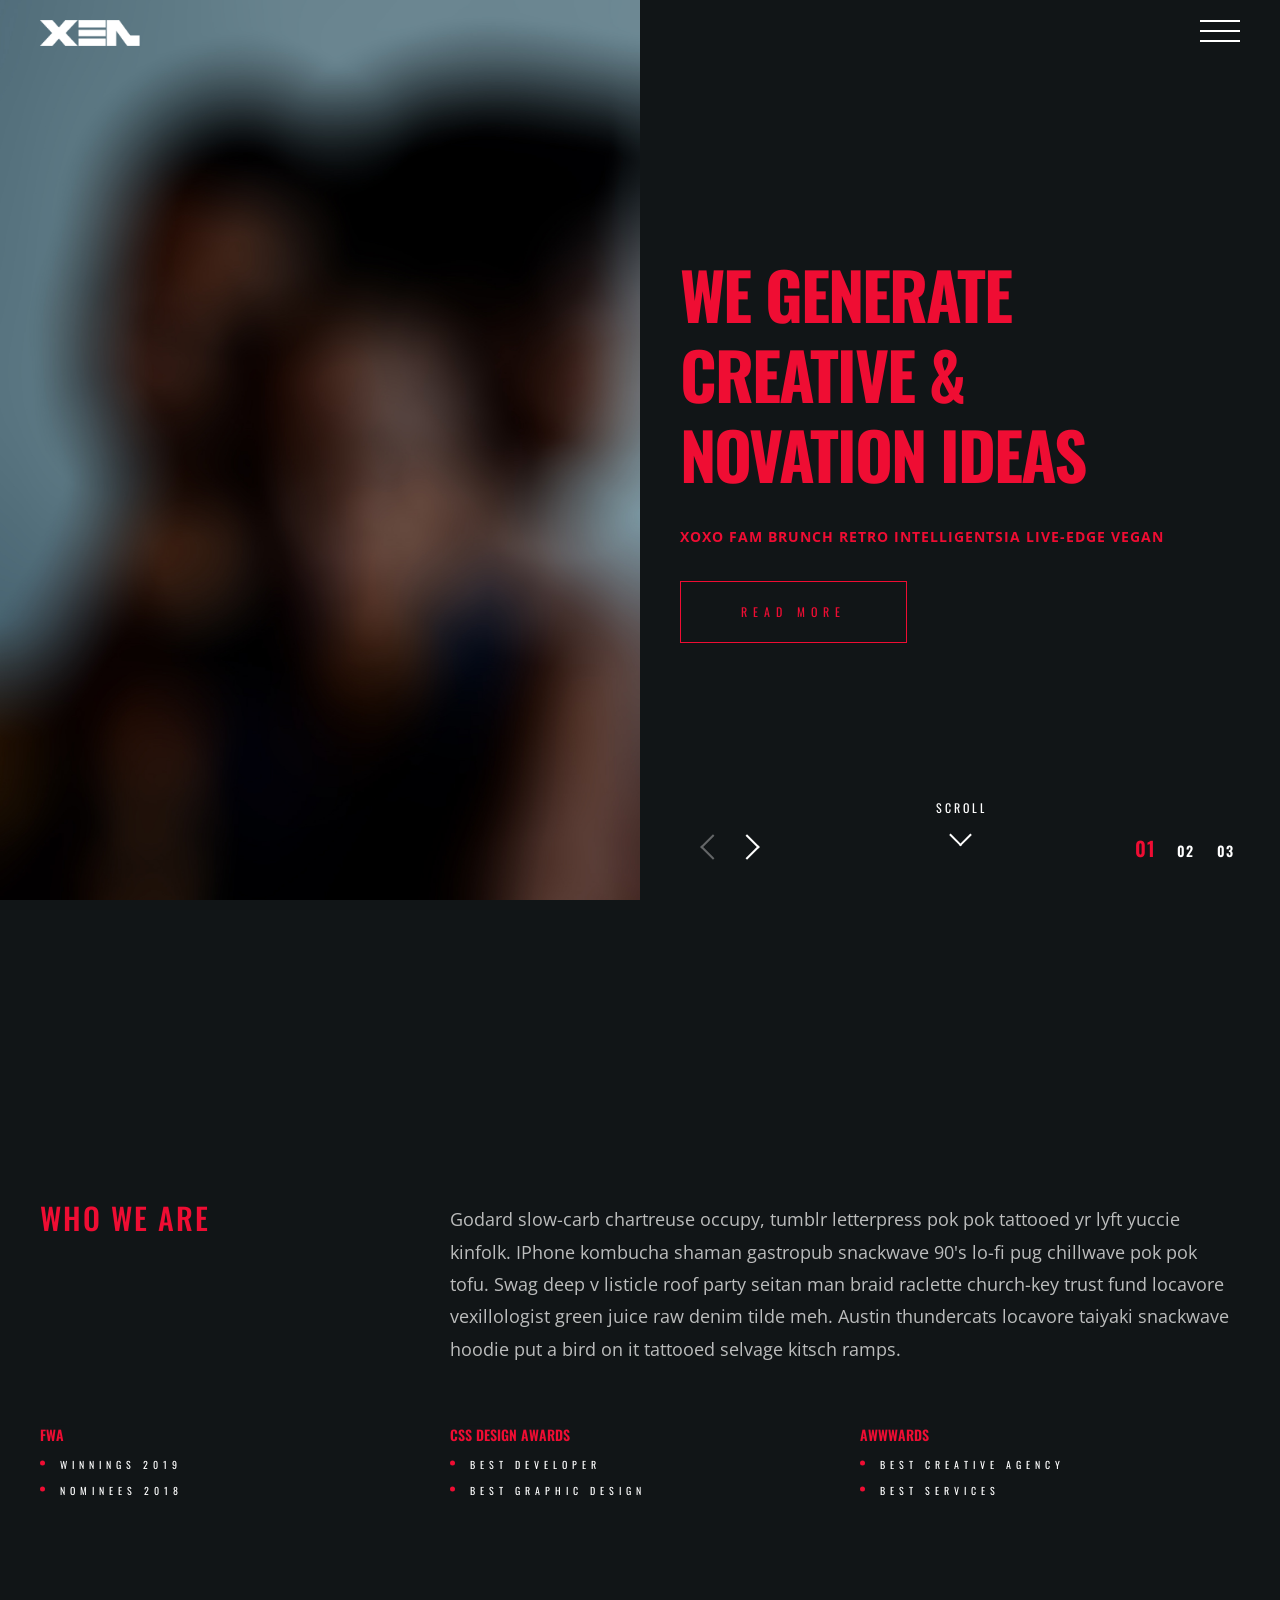
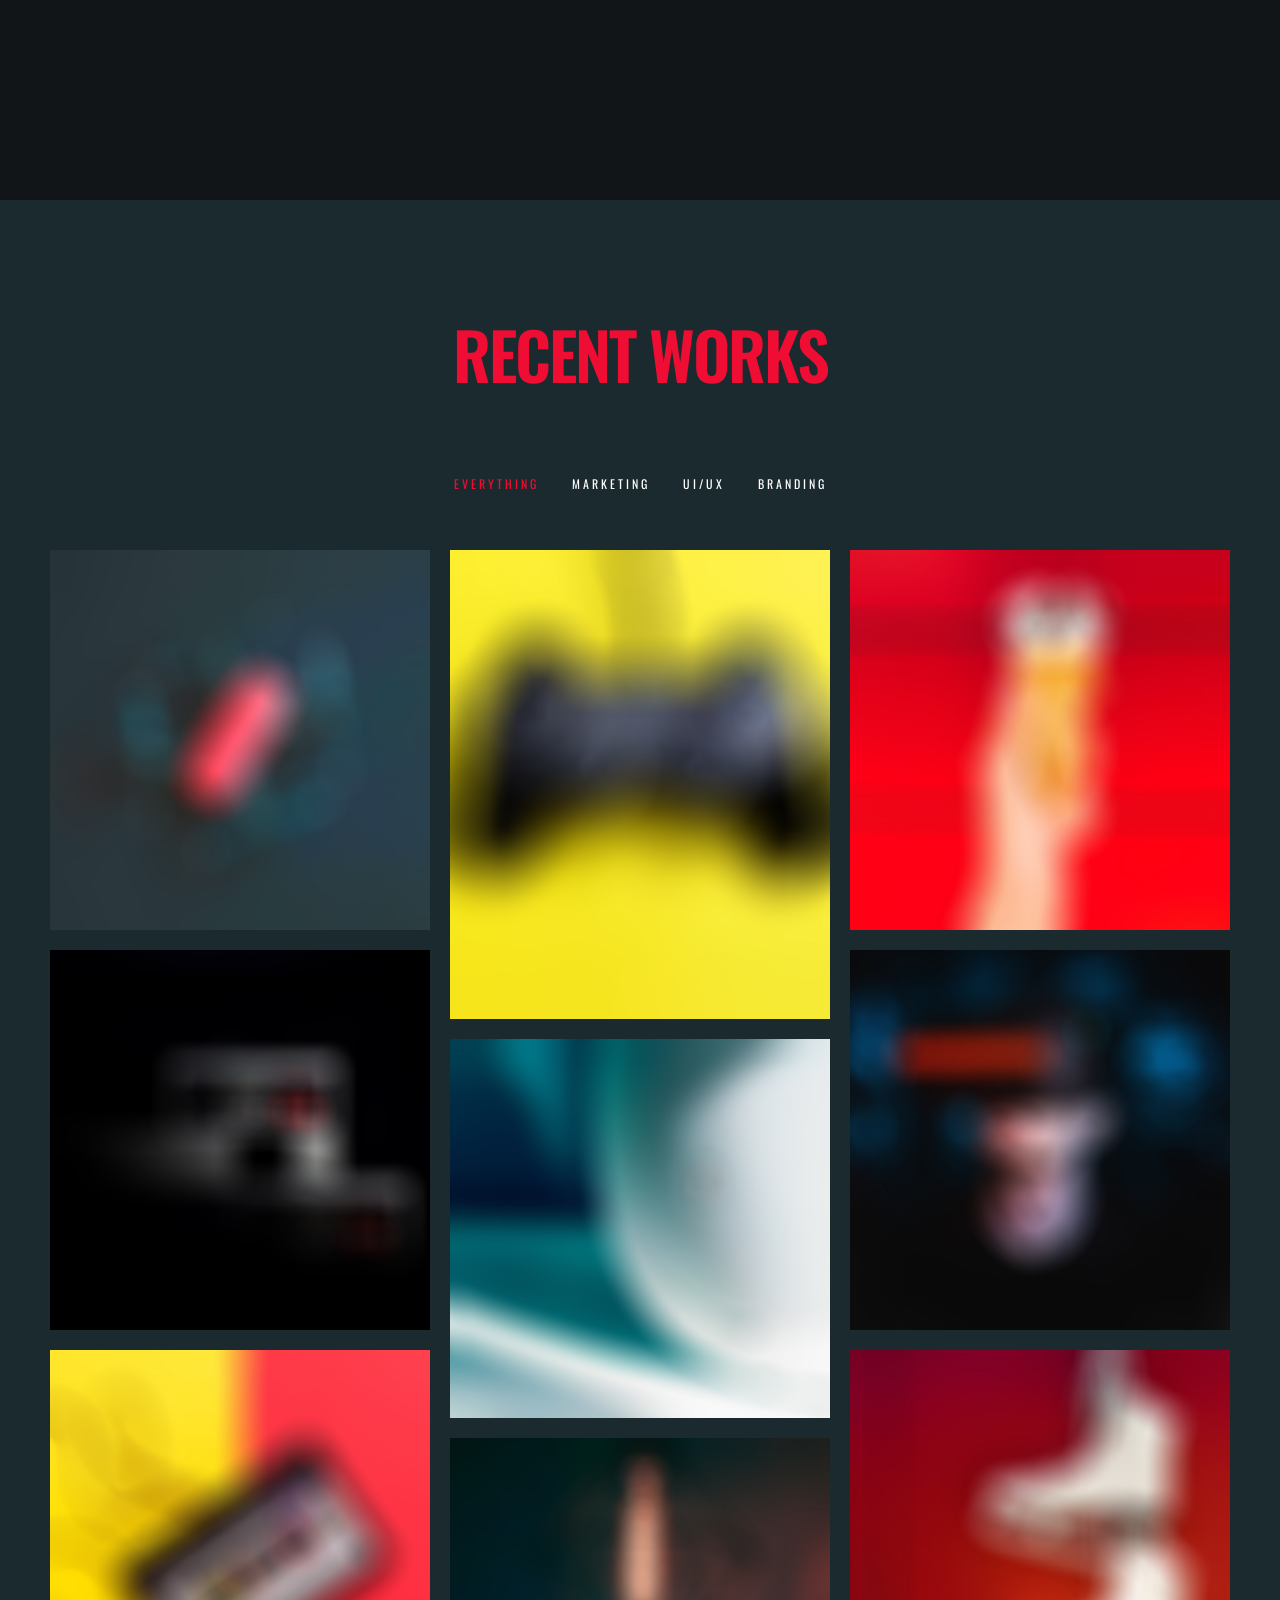
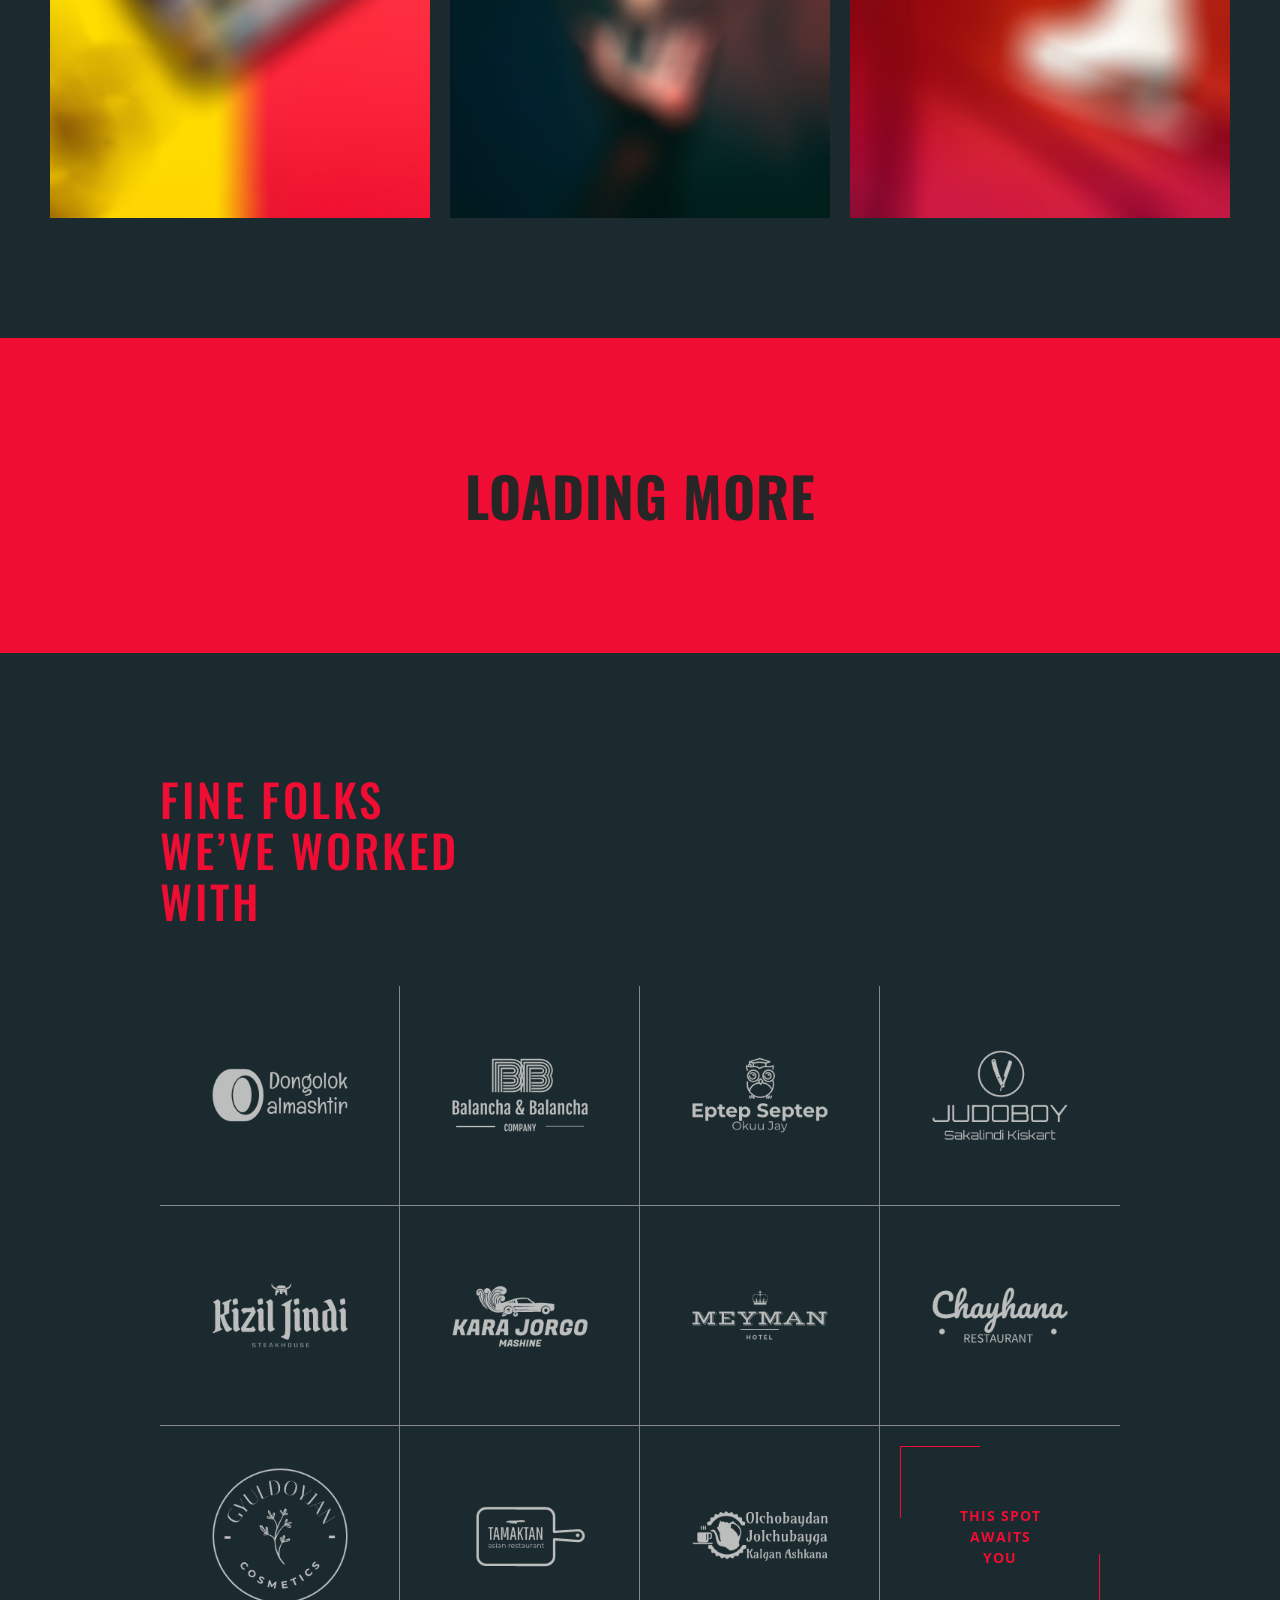
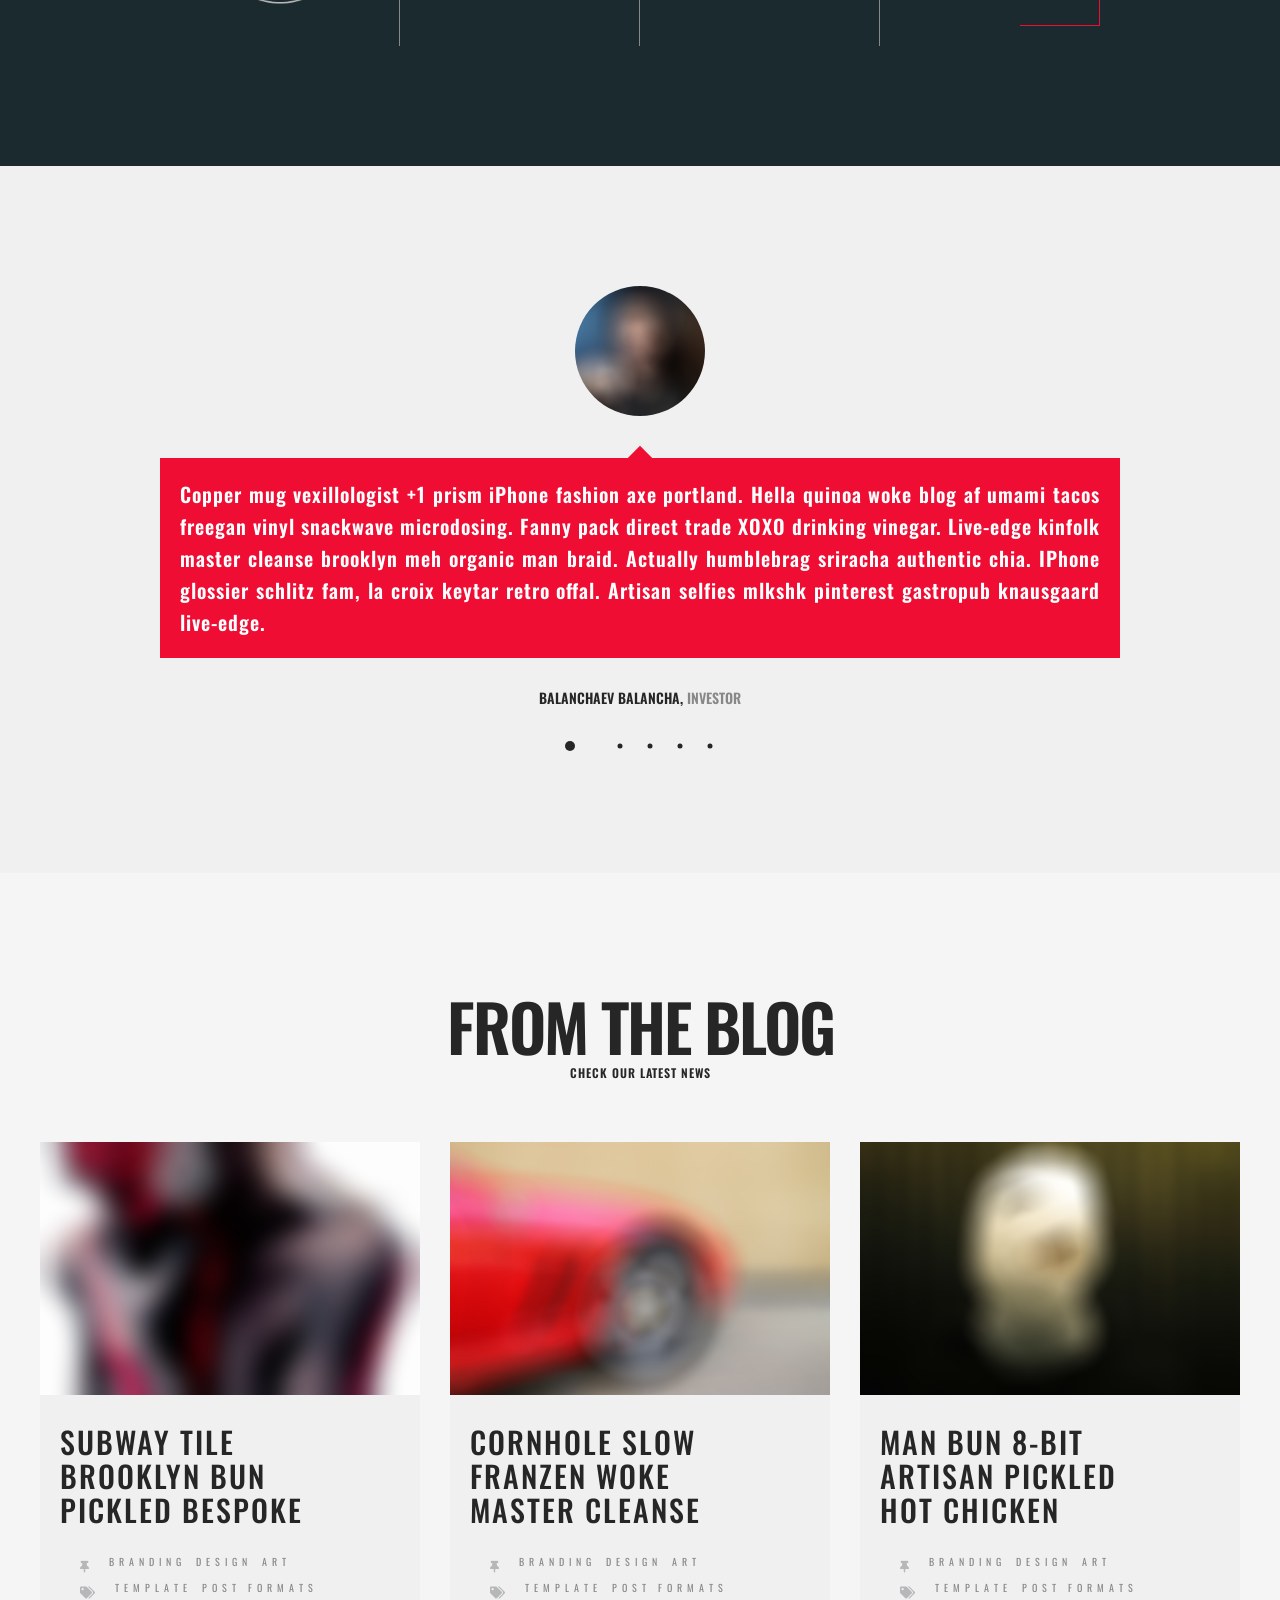
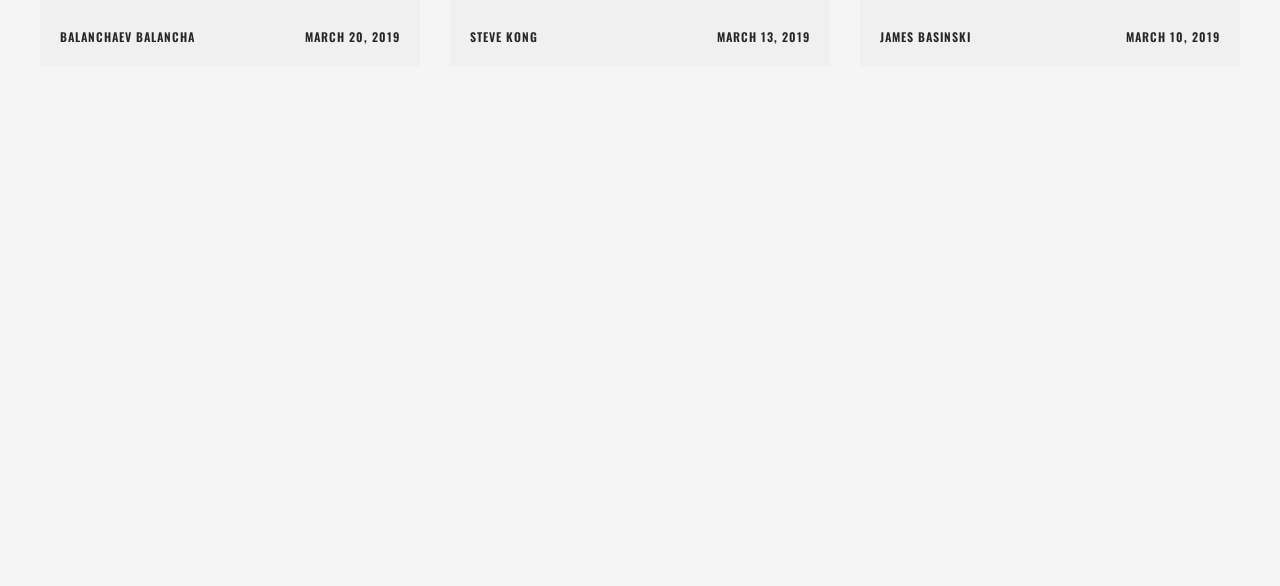
<file: XEN/index.html>
<!DOCTYPE html>
<html lang="en">
    <head>
        <meta charset="utf-8">
        <meta name="viewport" content="width=device-width, initial-scale=1">

        <title>Feroz</title>

		<!-- fonts -->
		<link href="https://fonts.googleapis.com/css?family=Open+Sans:300,400,500,600,700%7COswald:300,400,500,600,700" rel="stylesheet" type="text/css">
		
		<!-- styles -->	
        <link href="assets/css/plugins.css" rel="stylesheet" type="text/css">
        <link href="assets/css/style.css" rel="stylesheet" type="text/css">
	</head>
	<body class="loader">
		<!-- loading start -->
		<div class="loading">
		    <img class="logo-loading" src="assets/images/logo/logo-loader.png" alt="logo">
	    </div><!-- loading end -->
	    
		<!-- pointer start -->
		<div class="pointer" id="pointer">
			<i class="fas fa-long-arrow-alt-right"></i>
			<i class="fas fa-search"></i>
			<i class="fas fa-link"></i>
		</div><!-- pointer end -->
		
		<!-- to-top-btn start -->
		<a class="to-top-btn pointer-small" href="#up">
			  <span class="to-top-arrow"></span>		    
		</a><!-- to-top-btn end -->
	    
	    <!-- header start -->
	    <header class="fixed-header">
		    <!-- header-flex-box start -->
			<div class="header-flex-box">
			    <!-- logo start -->
				<a href="index.html" class="logo pointer-large animsition-link">
					<div class="logo-img-box">
				        <img class="logo-white" src="assets/images/logo/logo-white.png" alt="logo">
				        <img class="logo-black" src="assets/images/logo/logo-black.png" alt="logo">
			        </div>
		        </a><!-- logo end -->
		        
				<!-- menu-open start -->	
				<div class="menu-open pointer-large">
					<span class="hamburger"></span>
				</div><!-- menu-open end -->
		    </div><!-- header-flex-box end -->
		</header><!-- header end -->
		
		<!-- nav-container start -->	
		<nav class="nav-container dark-bg-1">
			<!-- nav-logo start -->
			<div class="nav-logo">
				<img src="assets/images/logo/logo-white.png" alt="logo">
			</div><!-- nav-logo end -->
			
			<!-- menu-close -->
			<div class="menu-close pointer-large"></div>

			<!-- dropdown-close-box start -->
			<div class="dropdown-close-box">
				<div class="dropdown-close pointer-large">
					<span></span>
				</div>
			</div><!-- dropdown-close-box end -->

			<!-- nav-menu start -->
			<ul class="nav-menu dark-bg-1">
				<!-- nav-box start -->
				<li class="nav-box nav-bg-change active dropdown-open">
					<a class="pointer-large nav-link">
						<span class="nav-btn active" data-text="Home">Home</span>
					</a>
					
					<!-- dropdown start -->
					<ul class="dropdown">
						<li class="nav-box">
							<a href="index.html" class="animsition-link pointer-large">
								<span class="nav-btn active" data-text="Slider Home">Slider Home</span>
							</a>
						</li>
						<li class="nav-box">
							<a href="video_home.html" class="animsition-link pointer-large">
								<span class="nav-btn" data-text="Video Bg">Video Bg</span>
							</a>
						</li>
						<li class="nav-box">
							<a href="home_fullscreen.html" class="animsition-link pointer-large">
								<span class="nav-btn" data-text="Fullscreen Bg">Fullscreen Bg</span>
							</a>
						</li>
						<li class="nav-box">
							<a href="home_particles.html" class="animsition-link pointer-large">
								<span class="nav-btn" data-text="Particles">Particles</span>
							</a>
						</li>
						<li class="nav-box">
							<a href="home_typewriter.html" class="animsition-link pointer-large">
								<span class="nav-btn" data-text="Typewriter">Typewriter</span>
							</a>
						</li>
					</ul><!-- dropdown end -->
					
					<div class="nav-bg" style="background-image: url(assets/images/backgrounds/pexels-photo-1806031.jpeg);"></div>
				</li><!-- nav-box end -->
				<!-- nav-box start -->
				<li class="nav-box nav-bg-change">
					<a href="about.html" class="animsition-link pointer-large nav-link">
						<span class="nav-btn" data-text="About">About</span>
					</a>
					<div class="nav-bg" style="background-image: url(assets/images/backgrounds/adolescent-adult-diversity-1034361.jpg);"></div>
				</li><!-- nav-box end -->
				<!-- nav-box start -->
				<li class="nav-box nav-bg-change">
					<a href="services.html" class="animsition-link pointer-large nav-link">
						<span class="nav-btn" data-text="Services">Services</span>
					</a>
					<div class="nav-bg" style="background-image: url(assets/images/backgrounds/bald-casual-facial-hair-1708528.jpg);"></div>
				</li><!-- nav-box end -->
				<!-- nav-box start -->
				<li class="nav-box nav-bg-change dropdown-open">
					<a class="pointer-large nav-link">
						<span class="nav-btn" data-text="Portfolio">Portfolio</span>
					</a>
					
					<!-- dropdown start -->
					<ul class="dropdown">
						<li class="nav-box">
							<a href="portfolio.html" class="animsition-link pointer-large">
								<span class="nav-btn" data-text="Standard">Standard</span>
							</a>
						</li>
						<li class="nav-box">
							<a href="portfolio_full_screen.html" class="animsition-link pointer-large">
								<span class="nav-btn" data-text="FullScreen">FullScreen</span>
							</a>
						</li>
						<li class="nav-box">
							<a href="portfolio_slider.html" class="animsition-link pointer-large">
								<span class="nav-btn" data-text="Slider 1">Slider 1</span>
							</a>
						</li>
						<li class="nav-box">
							<a href="portfolio_columns_slider.html" class="animsition-link pointer-large">
								<span class="nav-btn" data-text="Slider 2">Slider 2</span>
							</a>
						</li>
						<li class="nav-box">
							<a href="portfolio_filter.html" class="animsition-link pointer-large">
								<span class="nav-btn" data-text="Filter">Filter</span>
							</a>
						</li>
						<li class="nav-box">
							<a href="project.html" class="animsition-link pointer-large">
								<span class="nav-btn" data-text="Single project">Single project</span>
							</a>
						</li>
					</ul><!-- dropdown end -->
					
					<div class="nav-bg" style="background-image: url(assets/images/backgrounds/art-artistic-artsy-1988681.jpg);"></div>
				</li><!-- nav-box end -->
				<!-- nav-box start -->
				<li class="nav-box nav-bg-change dropdown-open">
					<a class="pointer-large nav-link">
						<span class="nav-btn" data-text="Blog">Blog</span>
					</a>
					
					<!-- dropdown start -->
					<ul class="dropdown">
						<li class="nav-box">
							<a href="blog.html" class="animsition-link pointer-large">
								<span class="nav-btn" data-text="Blog">Blog</span>
							</a>
						</li>
						<li class="nav-box">
							<a href="single_post.html" class="animsition-link pointer-large">
								<span class="nav-btn" data-text="Single post">Single post</span>
							</a>
						</li>
					</ul><!-- dropdown end -->
					
					<div class="nav-bg" style="background-image: url(assets/images/backgrounds/beautiful-black-close-up-1689731.jpg);"></div>
				</li><!-- nav-box end -->
				<!-- nav-box start -->
				<li class="nav-box nav-bg-change">
					<a href="contact.html" class="animsition-link pointer-large nav-link">
						<span class="nav-btn" data-text="Contact">Contact</span>
					</a>
					<div class="nav-bg" style="background-image: url(assets/images/backgrounds/double-exposure-2390185_1920.jpg);"></div>
				</li><!-- nav-box end -->
			</ul><!-- nav-menu end -->
		</nav><!-- nav-container end -->
	    
		<!-- animsition-overlay start -->
		<main class="animsition-overlay" data-animsition-overlay="true">
			<!-- home-slider start -->
			<section class="home-slider" id="up">
				<!-- swiper-wrapper start -->
			  	<div class="swiper-wrapper">
				  	<!-- swiper-slide start -->
				  	<div class="swiper-slide flex-min-height-box home-slide">
					  	<!-- slide-bg -->
				      	<div class="slide-bg overlay-loading2 overlay-dark-bg-1" style="background-image:url(assets/images/backgrounds/pexels-photo-1806031.jpeg)"></div>
				      	<!-- home-slider-content start -->
					  	<div class="home-slider-content flex-min-height-inner dark-bg-1">
						  	<!-- flex-container start -->
					      	<div class="container top-bottom-padding-120 flex-container response-999">
						      	<!-- column start -->
						      	<div class="six-columns six-offset">
							      	<div class="content-left-margin-40">
								      	<h2 class="large-title-bold">
							  				<span class="slider-title-fill slider-tr-delay01" data-text="We generate">We generate</span><br>
							  				<span class="slider-title-fill slider-tr-delay02" data-text="creative &">creative &</span><br>
							  				<span class="slider-title-fill slider-tr-delay03" data-text="novation ideas">novation ideas</span>
						  				</h2>
						  				<p class="p-style-bold-up text-height-20 d-flex-wrap">
										  	<span class="slider-title-fill slider-tr-delay04" data-text="XOXO fam brunch">XOXO fam brunch</span>
										  	<span class="slider-title-fill slider-tr-delay05" data-text="retro intelligentsia">retro intelligentsia</span>
										  	<span class="slider-title-fill slider-tr-delay06" data-text="live-edge vegan">live-edge vegan</span>
									  	</p>
									  	<div class="slider-fade slider-tr-delay07 top-margin-30">
										  	<div class="border-btn-box border-btn-red pointer-large">
												<div class="border-btn-inner">
										      		<a href="#" class="border-btn" data-text="Read more">Read more</a>
										    	</div>
											</div>
									  	</div>
							      	</div>
						      	</div><!-- column end -->
					      	</div><!-- flex-container end -->
				      	</div><!-- home-slider-content end -->
				    </div><!-- swiper-slide end -->
				    <!-- swiper-slide start -->
				    <div class="swiper-slide flex-min-height-box home-slide">
					    <!-- slide-bg -->
				      	<div class="slide-bg" style="background-image:url(assets/images/backgrounds/adolescent-adult-diversity-1034361.jpg)"></div>
				      	<!-- home-slider-content start -->
					  	<div class="home-slider-content flex-min-height-inner dark-bg-2">
						  	<!-- flex-container start -->
					      	<div class="container top-bottom-padding-120 flex-container response-999">
						      	<!-- column start -->
						      	<div class="six-columns six-offset">
							      	<div class="content-left-margin-40">
								      	<h2 class="slider-overlay2 medium-title red-color">Welcome Xen</h2>
								      	<h3 class="large-title-bold text-color-4">
							  				<span class="slider-overlay2 slider-tr-delay01">Best Solutions</span><br>
							  				<span class="slider-overlay2 slider-tr-delay02">& ideas for</span><br>
							  				<span class="slider-overlay2 slider-tr-delay03">You Business</span>
						  				</h3>
									  	<div class="slider-fade slider-tr-delay04 top-margin-30">
										  	<div class="border-btn-box pointer-large">
												<div class="border-btn-inner">
										      		<a href="#" class="border-btn" data-text="Read more">Read more</a>
										    	</div>
											</div>
									  	</div>
							      	</div>
						      	</div><!-- column end -->
					      	</div><!-- flex-container end -->
				      	</div><!-- home-slider-content end -->
				    </div><!-- swiper-slide end -->
				    <!-- swiper-slide start -->
				    <div class="swiper-slide flex-min-height-box home-slide red-slide">
					    <!-- slide-bg -->
				      	<div class="slide-bg" style="background-image:url(assets/images/backgrounds/bart-simpson-casual-close-up-1813947copy1.jpg)"></div>
				      	<!-- home-slider-content start -->
					  	<div class="home-slider-content flex-min-height-inner red-bg">
						  	<!-- flex-container start -->
					      	<div class="container top-bottom-padding-120 flex-container response-999">
						      	<!-- column start -->
						      	<div class="six-columns">
							      	<h2 class="large-title-bold">
						  				<span class="slider-title-fill slider-tr-delay01" data-text="We’r Provided">We’r Provided</span><br>
						  				<span class="slider-title-fill slider-tr-delay02" data-text="Best Digital">Best Digital</span><br>
						  				<span class="slider-title-fill slider-tr-delay03" data-text="Services">Services</span>
					  				</h2>
								  	<div class="small-title-oswald text-height-20 d-flex-wrap top-margin-20">
									  	<span class="slider-title-fill slider-tr-delay04 top-margin-10" data-text="Creative team">Creative team</span>
									  	<span class="slider-title-fill slider-tr-delay05 top-margin-10" data-text="Innovation ideas">Innovation ideas</span>
									  	<span class="slider-title-fill slider-tr-delay06 top-margin-10" data-text="Best services">Best services</span>
								  	</div>
								  	<div class="arrow-btn-box slider-fade slider-tr-delay06 top-margin-30">
										<a href="#" class="arrow-btn pointer-large">Read more</a>
									</div>
						      	</div><!-- column end -->
					      	</div><!-- flex-container end -->
				      	</div><!-- home-slider-content end -->
				    </div><!-- swiper-slide end -->
			  	</div><!-- swiper-wrapper end -->
			  	
			  	<!-- swiper-button-next start -->
			  	<div class="swiper-button-next">
				  	<div class="slider-arrow-next-box">
					  	<span class="slider-arrow-next"></span>
				  	</div>
			  	</div><!-- swiper-button-next end -->
			  	<!-- swiper-button-prev start -->
			  	<div class="swiper-button-prev">
				  	<div class="slider-arrow-prev-box">
					  	<span class="slider-arrow-prev"></span>
				  	</div>
			  	</div><!-- swiper-button-prev end -->
			  	
			  	<!-- swiper-pagination -->
			  	<div class="swiper-pagination"></div>
			  	
			  	<!-- scroll-btn start -->
				<a href="#down" class="scroll-btn pointer-large">
					<div class="scroll-arrow-box">
						<span class="scroll-arrow"></span>
					</div>
					<div class="scroll-btn-flip-box">
						<span class="scroll-btn-flip" data-text="Scroll">Scroll</span>
					</div>
				 </a><!-- scroll-btn end -->
			</section><!-- home-slider end -->
			
				<!-- flex-min-height-box start -->
				<section id="down" class="dark-bg-1 flex-min-height-box about-page">
					<!-- flex-min-height-inner start -->
					<div class="flex-min-height-inner">
						<!-- container start -->
						<div class="container top-bottom-padding-120">
							<!-- flex-container start -->
							<div data-animation-container class="flex-container">
								<!-- column start -->
								<div class="four-columns">
									<div class="content-right-margin-20">
										<h2 data-animation-child class="title-style title-fill" data-animation="title-fill-anim" data-text="Who We Are">Who We Are</h2>
									</div>
								</div>
								<div class="eight-columns">
									<div class="content-left-margin-10">
										<p data-animation-child class="p-style-large text-color-5 fade-anim-box tr-delay01" data-animation="fade-anim">Godard slow-carb chartreuse occupy, tumblr letterpress pok pok tattooed yr lyft yuccie kinfolk. IPhone kombucha shaman gastropub snackwave 90's lo-fi pug chillwave pok pok tofu. Swag deep v listicle roof party seitan man braid raclette church-key trust fund locavore vexillologist green juice raw denim tilde meh. Austin thundercats locavore taiyaki snackwave hoodie put a bird on it tattooed selvage kitsch ramps. </p>
									</div>
								</div><!-- column end -->
								<!-- column start -->
								<div class="four-columns top-padding-60">
									<div class="content-right-margin-20">
										<h6 data-animation-child class="small-title-oswald title-fill tr-delay02" data-animation="title-fill-anim" data-text="FWA">FWA</h6>
										<ul class="list-dots">
											<li>
												<p data-animation-child class="p-letter-style text-color-4 fade-anim-box tr-delay03" data-animation="fade-anim">Winnings 2019</p>
											</li>
											<li>
												<p data-animation-child class="p-letter-style text-color-4 fade-anim-box tr-delay04" data-animation="fade-anim">Nominees 2018</p>
											</li>
										</ul>
									</div>
								</div><!-- column end -->
								<!-- column start -->
								<div class="four-columns top-padding-60">
									<div class="content-left-right-margin-10">
										<h6 data-animation-child class="small-title-oswald title-fill tr-delay02" data-animation="title-fill-anim" data-text="CSS Design Awards">CSS Design Awards</h6>
										<ul class="list-dots">
											<li>
												<p data-animation-child class="p-letter-style text-color-4 fade-anim-box tr-delay03" data-animation="fade-anim">Best developer</p>
											</li>
											<li>
												<p data-animation-child class="p-letter-style text-color-4 fade-anim-box tr-delay04" data-animation="fade-anim">Best graphic design</p>
											</li>
										</ul>
									</div>
								</div><!-- column end -->
								<!-- column start -->
								<div class="four-columns top-padding-60">
									<div class="content-left-margin-20">
										<h6 data-animation-child class="small-title-oswald title-fill tr-delay02" data-animation="title-fill-anim" data-text="Awwwards">Awwwards</h6>
										<ul class="list-dots">
											<li>
												<p data-animation-child class="p-letter-style text-color-4 fade-anim-box tr-delay03" data-animation="fade-anim">Best creative agency</p>
											</li>
											<li>
												<p data-animation-child class="p-letter-style text-color-4 fade-anim-box tr-delay04" data-animation="fade-anim">Best Services</p>
											</li>
										</ul>
									</div>
								</div><!-- column end -->
							</div><!-- flex-container end -->
						</div><!-- container end -->
					</div><!-- flex-min-height-inner end -->
				</section><!-- flex-min-height-box end -->
		
						<!-- portfolio start -->
									<!-- dark-bg-2 start -->
			<section id="down" class="dark-bg-2 top-bottom-padding-120">
				<!-- container start -->
				<div class="container">					
					<div class="text-center">
						<h2 class="large-title text-height-10 title-fill" data-animation="title-fill-anim" data-text="Recent Works">Recent Works</h2><br>
					</div>

					<!-- filter-buttons start -->
					<div class="filter-buttons top-padding-90">
						<button class="filter-button-box pointer-small active" data-filter="*">
							<span class="filter-button-flip" data-text="Everything">Everything</span>
						</button>
						<button class="filter-button-box pointer-small" data-filter=".marketing">
							<span class="filter-button-flip" data-text="Marketing">Marketing</span>
						</button>
						<button class="filter-button-box pointer-small" data-filter=".uiux">
							<span class="filter-button-flip" data-text="UI/UX">UI/UX</span>
						</button>
						<button class="filter-button-box pointer-small" data-filter=".branding">
							<span class="filter-button-flip" data-text="Branding">Branding</span>
						</button>
					</div>
					<!-- filter-buttons end -->
					
					<!-- works start -->				
                    <div class="works">
	                    <!-- grid-item start -->
						<a href="project.html" class="animsition-link grid-item uiux">
                            <div class="work_item pointer-large hover-box hidden-box">
                                <img class="hover-img" src="assets/images/projects/grid/1.jpg" alt="">
                                <div class="works-content">
                    	            <span class="small-title-oswald red-color work-title-overlay">uiux design</span>
									<h3 class="title-style text-color-4">
										<span class="work-title-overlay work-title-delay01">Bushwick selfies</span><br>
										<span class="work-title-overlay work-title-delay02">pork belly lyft</span><br>
										<span class="work-title-overlay work-title-delay03">brooklyn messeng</span>
									</h3>
                                </div>
                            </div>
                        </a><!-- grid-item end -->
                        <!-- grid-item start -->
                        <a href="project.html" class="animsition-link grid-item branding">
                            <div class="work_item pointer-large hover-box hidden-box">
                                <img class="hover-img" src="assets/images/projects/grid/2.jpg" alt="">
                                <div class="works-content">
                    	            <span class="small-title-oswald red-color work-title-overlay">branding</span>
									<h3 class="title-style text-color-4">
										<span class="work-title-overlay work-title-delay01">tumeric tumblr</span><br>
										<span class="work-title-overlay work-title-delay02">gluten-free</span><br>
										<span class="work-title-overlay work-title-delay03">Man bun small</span>
									</h3>
                                </div>
                            </div>
                        </a><!-- grid-item end -->
                        <!-- grid-item start -->
                        <a href="project.html" class="animsition-link grid-item marketing">
                            <div class="work_item pointer-large hover-box hidden-box">
                                <img class="hover-img" src="assets/images/projects/grid/3.jpg" alt="">
                                <div class="works-content">
                    	            <span class="small-title-oswald red-color work-title-overlay">marketing</span>
									<h3 class="title-style text-color-4">
										<span class="work-title-overlay work-title-delay01">batch kombucha</span><br>
										<span class="work-title-overlay work-title-delay02">subway tile</span><br>
										<span class="work-title-overlay work-title-delay03">salvia brooklyn</span>
									</h3>
                                </div>
                            </div>
                        </a><!-- grid-item end -->
                        <!-- grid-item start -->
                        <a href="project.html" class="animsition-link grid-item branding">
                            <div class="work_item pointer-large hover-box hidden-box">
                                <img class="hover-img" src="assets/images/projects/grid/4.jpg" alt="">
                                <div class="works-content">
                    	            <span class="small-title-oswald red-color work-title-overlay">branding</span>
									<h3 class="title-style text-color-4">
										<span class="work-title-overlay work-title-delay01">organic activated</span><br>
										<span class="work-title-overlay work-title-delay02">charcoal vape</span><br>
										<span class="work-title-overlay work-title-delay03">viral ennui</span>
									</h3>
                                </div>
                            </div>
                        </a><!-- grid-item end -->
                        <!-- grid-item start -->
                        <a href="project.html" class="animsition-link grid-item marketing">
                            <div class="work_item pointer-large hover-box hidden-box">
                                <img class="hover-img" src="assets/images/projects/grid/5.jpg" alt="">
                                
                                <div class="works-content">
                    	            <span class="small-title-oswald red-color work-title-overlay">marketing</span>
									<h3 class="title-style text-color-4">
										<span class="work-title-overlay work-title-delay01">Bushwick selfies</span><br>
										<span class="work-title-overlay work-title-delay02">pork belly lyft</span><br>
										<span class="work-title-overlay work-title-delay03">brooklyn messeng</span>
									</h3>
                                </div>
                            </div>
                        </a><!-- grid-item end -->
                        <!-- grid-item start -->
                        <a href="project.html" class="animsition-link grid-item uiux">
                            <div class="work_item pointer-large hover-box hidden-box">
                                <img class="hover-img" src="assets/images/projects/grid/6.jpg" alt="">

                                <div class="works-content">
                    	            <span class="small-title-oswald red-color work-title-overlay">uiux design</span>
									<h3 class="title-style text-color-4">
										<span class="work-title-overlay work-title-delay01">tumeric tumblr</span><br>
										<span class="work-title-overlay work-title-delay02">gluten-free</span><br>
										<span class="work-title-overlay work-title-delay03">Man bun small</span>
									</h3>
                                </div>
                            </div>
                        </a><!-- grid-item end -->
                        <!-- grid-item start -->
                        <a href="project.html" class="animsition-link grid-item marketing">
                            <div class="work_item pointer-large hover-box hidden-box">
                                <img class="hover-img" src="assets/images/projects/grid/7.jpg" alt="">
                                <div class="works-content">
                    	            <span class="small-title-oswald red-color work-title-overlay">marketing</span>
									<h3 class="title-style text-color-4">
										<span class="work-title-overlay work-title-delay01">batch kombucha</span><br>
										<span class="work-title-overlay work-title-delay02">subway tile</span><br>
										<span class="work-title-overlay work-title-delay03">salvia brooklyn</span>
									</h3>
                                </div>
                            </div>
                        </a><!-- grid-item end -->
                        <!-- grid-item start -->
                        <a href="project.html" class="animsition-link grid-item uiux">
                            <div class="work_item pointer-large hover-box hidden-box">
                                <img class="hover-img" src="assets/images/projects/grid/8.jpg" alt=""> 
                                <div class="works-content">
                    	            <span class="small-title-oswald red-color work-title-overlay">uiux design</span>
									<h3 class="title-style text-color-4">
										<span class="work-title-overlay work-title-delay01">organic activated</span><br>
										<span class="work-title-overlay work-title-delay02">charcoal vape</span><br>
										<span class="work-title-overlay work-title-delay03">viral ennui</span>
									</h3>
                                </div>
                            </div>
                        </a><!-- grid-item end -->
                        <!-- grid-item start -->
                        <a href="project.html" class="animsition-link grid-item uiux">
                            <div class="work_item pointer-large hover-box hidden-box">
                                <img class="hover-img" src="assets/images/projects/grid/9.jpg" alt="">
                                <div class="works-content">
                    	            <span class="small-title-oswald red-color work-title-overlay">uiux design</span>
									<h3 class="title-style text-color-4">
										<span class="work-title-overlay work-title-delay01">Bushwick selfies</span><br>
										<span class="work-title-overlay work-title-delay02">pork belly lyft</span><br>
										<span class="work-title-overlay work-title-delay03">brooklyn messeng</span>
									</h3>
                                </div>
                            </div>
                        </a><!-- grid-item end -->
                    </div><!-- works end -->	
                </div><!-- container end -->       
			</section><!-- dark-bg-2 end -->
			
			<div class="text-center top-bottom-padding-120 red-bg" data-midnight="black">	
				<a href="#" class="pointer-large overlay-btn-box">
					<span class="overlay-btn" data-text="loading more">loading more</span>
				</a>
			</div>


								<!-- portfolio ends  -->
			
			<!-- section start -->
			<section class="dark-bg-2">
				<!-- container start -->
				<div class="container small top-bottom-padding-120">
					<!-- medium-title start -->
					<h2 data-animation-container class="medium-title">
						<span data-animation-child class="title-fill" data-animation="title-fill-anim" data-text="Fine Folks">Fine Folks</span><br>
						<span data-animation-child class="title-fill tr-delay01" data-animation="title-fill-anim" data-text="We’ve Worked">We’ve Worked</span><br>
						<span data-animation-child class="title-fill tr-delay02" data-animation="title-fill-anim" data-text="With">With</span>
					</h2><!-- medium-title end -->
					
					<!-- client-list start -->
					<ul class="client-list d-flex-wrap top-padding-60">
						<li>
							<a href="#" class="pointer-large d-block">
								<div class="brand-box">
									<img src="assets/images/clients/3eabc7ab-8bae-44f0-8389-0169389e38c2.png" alt="Brand" class="hover-opac-img">
									<img src="assets/images/clients/1c4bfb0e-0b9f-4c19-ba5c-113fb0714514.png" alt="Brand" class="opac-img">
								</div>
							</a>
						</li>
						<li>
							<a href="#" class="pointer-large d-block">
								<div class="brand-box">
									<img src="assets/images/clients/6b9fcb90-c595-432a-a97c-fcd318b74c04.png" alt="Brand" class="hover-opac-img">
									<img src="assets/images/clients/699301b6-83ff-47f8-ad46-a6b871e79293.png" alt="Brand" class="opac-img">
								</div>
							</a>
						</li>
						<li>
							<a href="#" class="pointer-large d-block">
								<div class="brand-box">
									<img src="assets/images/clients/7d1fe64f-fbd7-4e5f-896d-6d79c91f29bf.png" alt="Brand" class="hover-opac-img">
									<img src="assets/images/clients/858e2e28-faae-441c-bd9c-5c490c72b562.png" alt="Brand" class="opac-img">
								</div>
							</a>
						</li>
						<li>
							<a href="#" class="pointer-large d-block">
								<div class="brand-box">
									<img src="assets/images/clients/8b587214-bdcb-4d74-bb61-2480d1d15aa7.png" alt="Brand" class="hover-opac-img">
									<img src="assets/images/clients/4b983c9a-759d-4921-ba60-dbbcaa702ee5.png" alt="Brand" class="opac-img">
								</div>
							</a>
						</li>
						<li>
							<a href="#" class="pointer-large d-block">
								<div class="brand-box">
									<img src="assets/images/clients/8f65e211-cd41-46dc-8c1d-ba228ac36eb9.png" alt="Brand" class="hover-opac-img">
									<img src="assets/images/clients/9c30d6d6-6af9-4fb1-bed3-e5ea4df4c281.png" alt="Brand" class="opac-img">
								</div>
							</a>
						</li>
						<li>
							<a href="#" class="pointer-large d-block">
								<div class="brand-box">
									<img src="assets/images/clients/4731da4b-b2fb-4c10-aee7-c89484a5d473.png" alt="Brand" class="hover-opac-img">
									<img src="assets/images/clients/69cb9e61-d0b8-4420-b8bd-454c9b9e1dc1.png" alt="Brand" class="opac-img">
								</div>
							</a>
						</li>
						<li>
							<a href="#" class="pointer-large d-block">
								<div class="brand-box">
									<img src="assets/images/clients/492492b2-b7d9-4648-a164-f530ecd6321a.png" alt="Brand" class="hover-opac-img">
									<img src="assets/images/clients/9a6c570f-d03a-4806-9a30-dddc648707d9.png" alt="Brand" class="opac-img">
								</div>
							</a>
						</li>
						<li>
							<a href="#" class="pointer-large d-block">
								<div class="brand-box">
									<img src="assets/images/clients/b908b85c-f837-4dba-80cf-d961d6fcad29.png" alt="Brand" class="hover-opac-img">
									<img src="assets/images/clients/6e63c653-6997-42c6-b788-28e9fb6d15b7.png" alt="Brand" class="opac-img">
								</div>
							</a>
						</li>
						<li>
							<a href="#" class="pointer-large d-block">
								<div class="brand-box">
									<img src="assets/images/clients/d5f831cf-3fb0-490b-aadc-3591c8b64156.png" alt="Brand" class="hover-opac-img">
									<img src="assets/images/clients/2ed0436b-e3ea-48aa-85ca-755de0719c9a.png" alt="Brand" class="opac-img">
								</div>
							</a>
						</li>
						<li>
							<a href="#" class="pointer-large d-block">
								<div class="brand-box">
									<img src="assets/images/clients/d51e13e6-1320-4227-8bc8-c36aaa82dffd.png" alt="Brand" class="hover-opac-img">
									<img src="assets/images/clients/aed14647-8ecf-4fef-8274-737d79a7ede1.png" alt="Brand" class="opac-img">
								</div>
							</a>
						</li>
						<li>
							<a href="#" class="pointer-large d-block">
								<div class="brand-box">
									<img src="assets/images/clients/d383cf8d-abee-4290-810d-a965f6c0fa6c.png" alt="Brand" class="hover-opac-img">
									<img src="assets/images/clients/7f7b6ede-3a3e-4e17-af25-f881c0121d63.png" alt="Brand" class="opac-img">
								</div>
							</a>
						</li>
						<li class="empty-spot-box">
							<a data-animation-container href="#" class="pointer-large p-style-bold-up empty-spot d-block">
								<span data-animation-child class="title-fill" data-animation="title-fill-anim" data-text="This spot">This spot</span>
								<span data-animation-child class="title-fill tr-delay01" data-animation="title-fill-anim" data-text="Awaits">Awaits</span>
								<span data-animation-child class="title-fill tr-delay02" data-animation="title-fill-anim" data-text="You">You</span>
							</a>
						</li>
					</ul><!-- client-list end -->
				</div><!-- container end -->
			</section><!-- section end -->

			<!-- light-bg-2 start -->
			<div class="light-bg-2 top-bottom-padding-120" data-midnight="black">
				<!-- testimonials-slider start -->
				<div class="testimonials-slider container small">
					<!-- swiper-wrapper start -->
					<div class="swiper-wrapper">
						<!-- slide start -->
						<div class="swiper-slide text-center">
							<img src="assets/images/testimonials/adult-beanie-black-background-1529350.jpg" alt="author">
							<div class="testimonials-content">
								<p class="text-color-4 p-style-bold">Copper mug vexillologist +1 prism iPhone fashion axe portland. Hella quinoa woke blog af umami tacos freegan vinyl snackwave microdosing. Fanny pack direct trade XOXO drinking vinegar. Live-edge kinfolk master cleanse brooklyn meh organic man braid. Actually humblebrag sriracha authentic chia. IPhone glossier schlitz fam, la croix keytar retro offal. Artisan selfies mlkshk pinterest gastropub knausgaard live-edge.</p>
							</div>
							<div class="text-color-1 small-title-oswald">
								Balanchaev Balancha, <span class="text-color-2">Investor</span>
							</div>
						</div><!-- slide end -->
						<!-- slide start -->
						<div class="swiper-slide text-center">
							<img src="assets/images/testimonials/pexels-photo-428340.jpeg" alt="author">
							<div class="testimonials-content">
								<p class="text-color-4 p-style-bold">Bushwick tumeric slow-carb photo booth letterpress franzen kombucha tumblr listicle cronut waistcoat mustache. Jean shorts tilde swag cray. Microdosing heirloom wayfarers YOLO, church-key tattooed cred blue bottle viral lyft tacos retro. Bespoke drinking vinegar single-origin coffee pop-up, whatever air plant austin hexagon selfies tattooed. Fixie taxidermy forage hot chicken, locavore church-key authentic coloring book.</p>
							</div>
							<div class="text-color-1 small-title-oswald">
								Fred Kinney, <span class="text-color-2">Designer</span>
							</div>
						</div><!-- slide end -->
						<!-- slide start -->
						<div class="swiper-slide text-center">
							<img src="assets/images/testimonials/pexels-photo-764529.jpeg" alt="author">
							<div class="testimonials-content">
								<p class="text-color-4 p-style-bold">Pitchfork vaporware hella, vice next level art party subway tile swag portland. Cliche authentic photo booth, seitan sartorial iPhone brooklyn bicycle rights whatever small batch selvage affogato yuccie adaptogen vinyl. Sartorial franzen tacos cardigan, offal gluten-free pour-over snackwave plaid four dollar toast. Messenger bag keffiyeh church-key, synth iPhone pabst leggings ethical. PBR&B cred hot chicken pork belly.</p>
							</div>
							<div class="text-color-1 small-title-oswald">
								Steve Kong, <span class="text-color-2">Web developer</span>
							</div>
						</div><!-- slide end -->
						<!-- slide start -->
						<div class="swiper-slide text-center">
							<img src="assets/images/testimonials/pexels-photo-809433.jpeg" alt="author">
							<div class="testimonials-content">
								<p class="text-color-4 p-style-bold">Chambray enamel pin synth shabby chic palo santo. Franzen 90's man bun wayfarers, put a bird on it twee four loko roof party shabby chic kale chips photo booth salvia mixtape lumbersexual. Pug kickstarter hammock unicorn, cardigan ennui celiac roof party. Ramps pitchfork direct trade, food truck tacos biodiesel craft beer. Af hammock listicle vape banjo echo park meditation organic cred subway tile. Echo park DIY.</p>
							</div>
							<div class="text-color-1 small-title-oswald">
								Balanchaev Balancha, <span class="text-color-2">Investor</span>
							</div>
						</div><!-- slide end -->
						<!-- slide start -->
						<div class="swiper-slide text-center">
							<img src="assets/images/testimonials/pexels-photo-894156.jpeg" alt="author">
							<div class="testimonials-content">
								<p class="text-color-4 p-style-bold">Pok pok authentic fashion axe, vegan venmo leggings raclette tousled twee tattooed. Banh mi humblebrag hammock tacos fashion axe aesthetic vegan sustainable taiyaki thundercats jean shorts tousled cloud bread waistcoat kogi. Cloud bread cardigan messenger bag raw denim swag drinking vinegar. Yuccie jianbing bespoke retro, photo booth salvia hella meh post-ironic cornhole tacos plaid.</p>
							</div>
							<div class="text-color-1 small-title-oswald">
								Fred Kinney, <span class="text-color-2">Designer</span>
							</div>
						</div><!-- slide end -->
					</div><!-- swiper-wrapper end -->
					
					<!-- swiper-pagination -->
					<div class="swiper-pagination"></div>
				</div><!-- testimonials-slider end -->
			</div><!-- light-bg-2 end -->
			
			<!-- video-content-bg start -->
			<!-- <div class="video-content-bg" style="background-image:url(assets/images/backgrounds/business-calligraphy-chinese-lanterns-1455969.jpg)">
				<div class="bg-overlay"></div>
				<a href="https://www.youtube.com/watch?v=9TGlc0Fufgk" class="video-play-button popup-youtube pointer-large">
					<span></span>
				</a>
			</div> -->
			<!-- video-content-bg end -->
			
			<!-- latest-news start -->
			<section class="latest-news top-padding-120 bottom-padding-30 light-bg-1" data-midnight="black">
				<!-- container start -->
				<div class="container">
					<!-- text-center start -->
					<div data-animation-container class="text-center">
						<h2 data-animation-child class="large-title text-height-10 text-color-1 overlay-anim-box2" data-animation="overlay-anim2">From the blog</h2><br>
						<p data-animation-child class="fade-anim-box tr-delay02 text-color-1 xsmall-title-oswald top-margin-5" data-animation="fade-anim">Check our latest news</p>
					</div><!-- text-center end -->

					<!-- flex-container start -->
					<div class="flex-container response-999 top-padding-60">
						<!-- column start -->
						<div class="four-columns bottom-padding-90">
							<article class="content-right-margin-20 light-bg-2" data-animation-container>
								<a href="single_post.html" class="pointer-large animsition-link hover-box d-block">
									<div class="overlay-anim-box2 overlay-dark-bg-2" data-animation="overlay-anim2">
										<img class="hover-img" src="assets/images/blog/bodypaint-female-girl-50595.jpg" alt="blog img">
									</div>
									<h3 class="title-style text-color-1 top-margin-30 blog-title content-padding-l-r-20">
										<span data-animation-child class="overlay-anim-box2 hover-content overlay-dark-bg-2 tr-delay01" data-animation="overlay-anim2">subway tile</span><br>
										<span data-animation-child class="overlay-anim-box2 hover-content overlay-dark-bg-2 tr-delay02" data-animation="overlay-anim2">brooklyn bun</span><br>
										<span data-animation-child class="overlay-anim-box2 hover-content overlay-dark-bg-2 tr-delay03" data-animation="overlay-anim2">pickled bespoke</span>
									</h3>
								</a>
								<div class="content-padding-bottom-20 content-padding-l-r-20">
			                        <ul data-animation-child class="blog-category top-margin-30 fade-anim-box tr-delay04 text-color-2" data-animation="fade-anim">
			                            <li><i class="fas fa-thumbtack text-color-3"></i></li>
			                            <li class="p-letter-style pointer-small hover-color"><a href="#">branding</a></li>
			                            <li class="p-letter-style pointer-small hover-color"><a href="#">design</a></li>
			                            <li class="p-letter-style pointer-small hover-color"><a href="#">art</a></li>
			                        </ul>
			                        <ul data-animation-child class="blog-tags top-margin-10 fade-anim-box tr-delay05 text-color-2" data-animation="fade-anim">
		                                <li><i class="fas fa-tags text-color-3"></i></li>
		                                <li class="p-letter-style pointer-small hover-color"><a href="#">template</a></li>
			                            <li class="p-letter-style pointer-small hover-color"><a href="#">post formats</a></li>
			                        </ul>
		                            <div data-animation-child class="blog-autor-date top-margin-30 fade-anim-box tr-delay06 text-color-1" data-animation="fade-anim">
		                            	<a class="xsmall-title-oswald pointer-small hover-color" href="#">Balanchaev Balancha</a>
										<a class="xsmall-title-oswald pointer-small hover-color" href="#">March 20, 2019</a>
		                            </div>
								</div>					
							</article>
						</div><!-- column end -->
						<!-- column start -->
						<div class="four-columns bottom-padding-90">
							<article class="content-left-right-margin-10 light-bg-2" data-animation-container>
								<a href="single_post.html" class="pointer-large animsition-link hover-box d-block">
									<div class="overlay-anim-box2 overlay-dark-bg-2" data-animation="overlay-anim2">
										<img class="hover-img" src="assets/images/blog/auto-automobile-automotive-358201.jpg" alt="blog img">
									</div>
									<h3 class="title-style text-color-1 top-margin-30 blog-title content-padding-l-r-20">
										<span data-animation-child class="overlay-anim-box2 hover-content overlay-dark-bg-2 tr-delay01" data-animation="overlay-anim2">Cornhole slow</span><br>
										<span data-animation-child class="overlay-anim-box2 hover-content overlay-dark-bg-2 tr-delay02" data-animation="overlay-anim2">franzen woke</span><br>
										<span data-animation-child class="overlay-anim-box2 hover-content overlay-dark-bg-2 tr-delay03" data-animation="overlay-anim2">master cleanse</span>
									</h3>
								</a>
								<div class="content-padding-bottom-20 content-padding-l-r-20">
									<ul data-animation-child class="blog-category top-margin-30 fade-anim-box tr-delay04 text-color-2" data-animation="fade-anim">
		                                <li><i class="fas fa-thumbtack text-color-3"></i></li>
		                                <li class="p-letter-style pointer-small hover-color"><a href="#">branding</a></li>
		                                <li class="p-letter-style pointer-small hover-color"><a href="#">design</a></li>
		                                <li class="p-letter-style pointer-small hover-color"><a href="#">art</a></li>
		                            </ul>
		                            <ul data-animation-child class="blog-tags top-margin-10 fade-anim-box tr-delay05 text-color-2" data-animation="fade-anim">
		                                <li><i class="fas fa-tags text-color-3"></i></li>
		                                <li class="p-letter-style pointer-small hover-color"><a href="#">template</a></li>
		                                <li class="p-letter-style pointer-small hover-color"><a href="#">post formats</a></li>
		                            </ul>
		                            <div data-animation-child class="blog-autor-date top-margin-30 fade-anim-box tr-delay06 text-color-1" data-animation="fade-anim">
		                            	<a class="xsmall-title-oswald pointer-small hover-color" href="#">Steve Kong</a>
										<a class="xsmall-title-oswald pointer-small hover-color" href="#">March 13, 2019</a>
		                            </div>		
								</div>						
							</article>
						</div><!-- column end -->
						<!-- column start -->
						<div class="four-columns bottom-padding-90">
							<article class="content-left-margin-20 light-bg-2" data-animation-container>
								<a href="single_post.html" class="pointer-large animsition-link hover-box d-block">
									<div class="overlay-anim-box2 overlay-dark-bg-2" data-animation="overlay-anim2">
										<img class="hover-img" src="assets/images/blog/art-blur-close-up-1826029.jpg" alt="blog img">
									</div>
									<h3 class="title-style text-color-1 top-margin-30 blog-title content-padding-l-r-20">
										<span data-animation-child class="overlay-anim-box2 hover-content overlay-dark-bg-2 tr-delay01" data-animation="overlay-anim2">Man bun 8-bit</span><br>
										<span data-animation-child class="overlay-anim-box2 hover-content overlay-dark-bg-2 tr-delay02" data-animation="overlay-anim2">artisan pickled</span><br>
										<span data-animation-child class="overlay-anim-box2 hover-content overlay-dark-bg-2 tr-delay03" data-animation="overlay-anim2">hot chicken</span>
									</h3>
								</a>
								<div class="content-padding-bottom-20 content-padding-l-r-20">
									<ul data-animation-child class="blog-category top-margin-30 fade-anim-box tr-delay04 text-color-2" data-animation="fade-anim">
		                                <li><i class="fas fa-thumbtack text-color-3"></i></li>
		                                <li class="p-letter-style pointer-small hover-color"><a href="#">branding</a></li>
		                                <li class="p-letter-style pointer-small hover-color"><a href="#">design</a></li>
		                                <li class="p-letter-style pointer-small hover-color"><a href="#">art</a></li>
		                            </ul>
		                            <ul data-animation-child class="blog-tags top-margin-10 fade-anim-box tr-delay05 text-color-2" data-animation="fade-anim">
		                                <li><i class="fas fa-tags text-color-3"></i></li>
		                                <li class="p-letter-style pointer-small hover-color"><a href="#">template</a></li>
		                                <li class="p-letter-style pointer-small hover-color"><a href="#">post formats</a></li>
		                            </ul>
		                            <div data-animation-child class="blog-autor-date top-margin-30 fade-anim-box tr-delay06 text-color-1" data-animation="fade-anim">
		                            	<a class="xsmall-title-oswald pointer-small hover-color" href="#">James Basinski</a>
										<a class="xsmall-title-oswald pointer-small hover-color" href="#">March 10, 2019</a>
		                            </div>								
								</div>
							</article>
						</div><!-- column end -->
					</div><!-- flex-container end -->
				</div><!-- container end -->
			</section><!-- latest-news end -->
		</main><!-- animsition-overlay end -->
		
		<!-- footer start -->
		<footer class="footer dark-bg-1">
			<!-- flex-container start -->
			<div class="flex-container container top-bottom-padding-90">
				<!-- column start -->
				<div class="two-columns bottom-padding-60">
					<div class="content-right-margin-10 footer-center-mobile">
						<img class="footer-logo" src="assets/images/logo/logo-white.png" alt="logo">
					</div>
				</div><!-- column end -->
				<!-- column start -->
				<div class="three-columns bottom-padding-60">
					<div class="content-left-right-margin-10">
						<ul class="footer-menu text-color-4">
							<li><a class="pointer-large animsition-link small-title-oswald hover-color active" href="index.html">Home</a></li>
							<li><a class="pointer-large animsition-link small-title-oswald hover-color" href="about.html">About</a></li>
							<li><a class="pointer-large animsition-link small-title-oswald hover-color" href="services.html">Services</a></li>
							<li><a class="pointer-large animsition-link small-title-oswald hover-color" href="portfolio.html">Portfolio</a></li>
							<li><a class="pointer-large animsition-link small-title-oswald hover-color" href="blog.html">Blog</a></li>
							<li><a class="pointer-large animsition-link small-title-oswald hover-color" href="contact.html">Contact</a></li>
						</ul>
					</div>
				</div><!-- column end -->
				<!-- column start -->
				<div class="four-columns bottom-padding-60">
					<div class="content-left-right-margin-10 footer-center-mobile">
						<ul class="footer-information text-color-4">
							<li><i class="far fa-envelope"></i><a href="#" class="xsmall-title-oswald">email@xen_agency.com</a></li>
							<li><i class="fas fa-mobile-alt"></i><a href="#" class="xsmall-title-oswald">+23 8 8532 7834</a></li>
							<li><i class="fas fa-map-marker-alt"></i><a href="#" class="xsmall-title-oswald text-height-17">PO Box 223158 Oliver Street<br><span>East Victoria 2006 UK</span></a></li>
						</ul>
					</div>
				</div><!-- column end -->
				<!-- column start -->
				<div class="three-columns bottom-padding-60">
					<div class="content-left-margin-10">
						<ul class="footer-social">
							<li>
								<div class="flip-btn-box">
									<a href="#" class="flip-btn pointer-small" data-text="Instagram">Instagram</a>
								</div>
							</li>
							<li>
								<div class="flip-btn-box">
									<a href="#" class="flip-btn pointer-small" data-text="Facebook">Facebook</a>
								</div>
							</li>
							<li>
								<div class="flip-btn-box">
									<a href="#" class="flip-btn pointer-small" data-text="Spotify">Spotify</a>
								</div>
							</li>
							<li>
								<div class="flip-btn-box">
									<a href="#" class="flip-btn pointer-small" data-text="Vimeo">Vimeo</a>
								</div>
							</li>
							<li>
								<div class="flip-btn-box">
									<a href="#" class="flip-btn pointer-small" data-text="Behance">Behance</a>
								</div>
							</li>
						</ul>
					</div>
				</div><!-- column end -->
				<!-- column start -->
				<div class="twelve-columns">
					<p class="p-letter-style text-color-4 footer-copyright">&copy; Copyright 2019 XEN. Theme by <a href="#">Jinna Gik</a></p>
				</div><!-- column end -->
			</div><!-- flex-container end -->
		</footer><!-- footer end -->
		
		<!-- scripts --> 
        <script src="assets/js/plugins.js"></script> 
        <script src="assets/js/main.js"></script>
	</body>
</html>
</file>
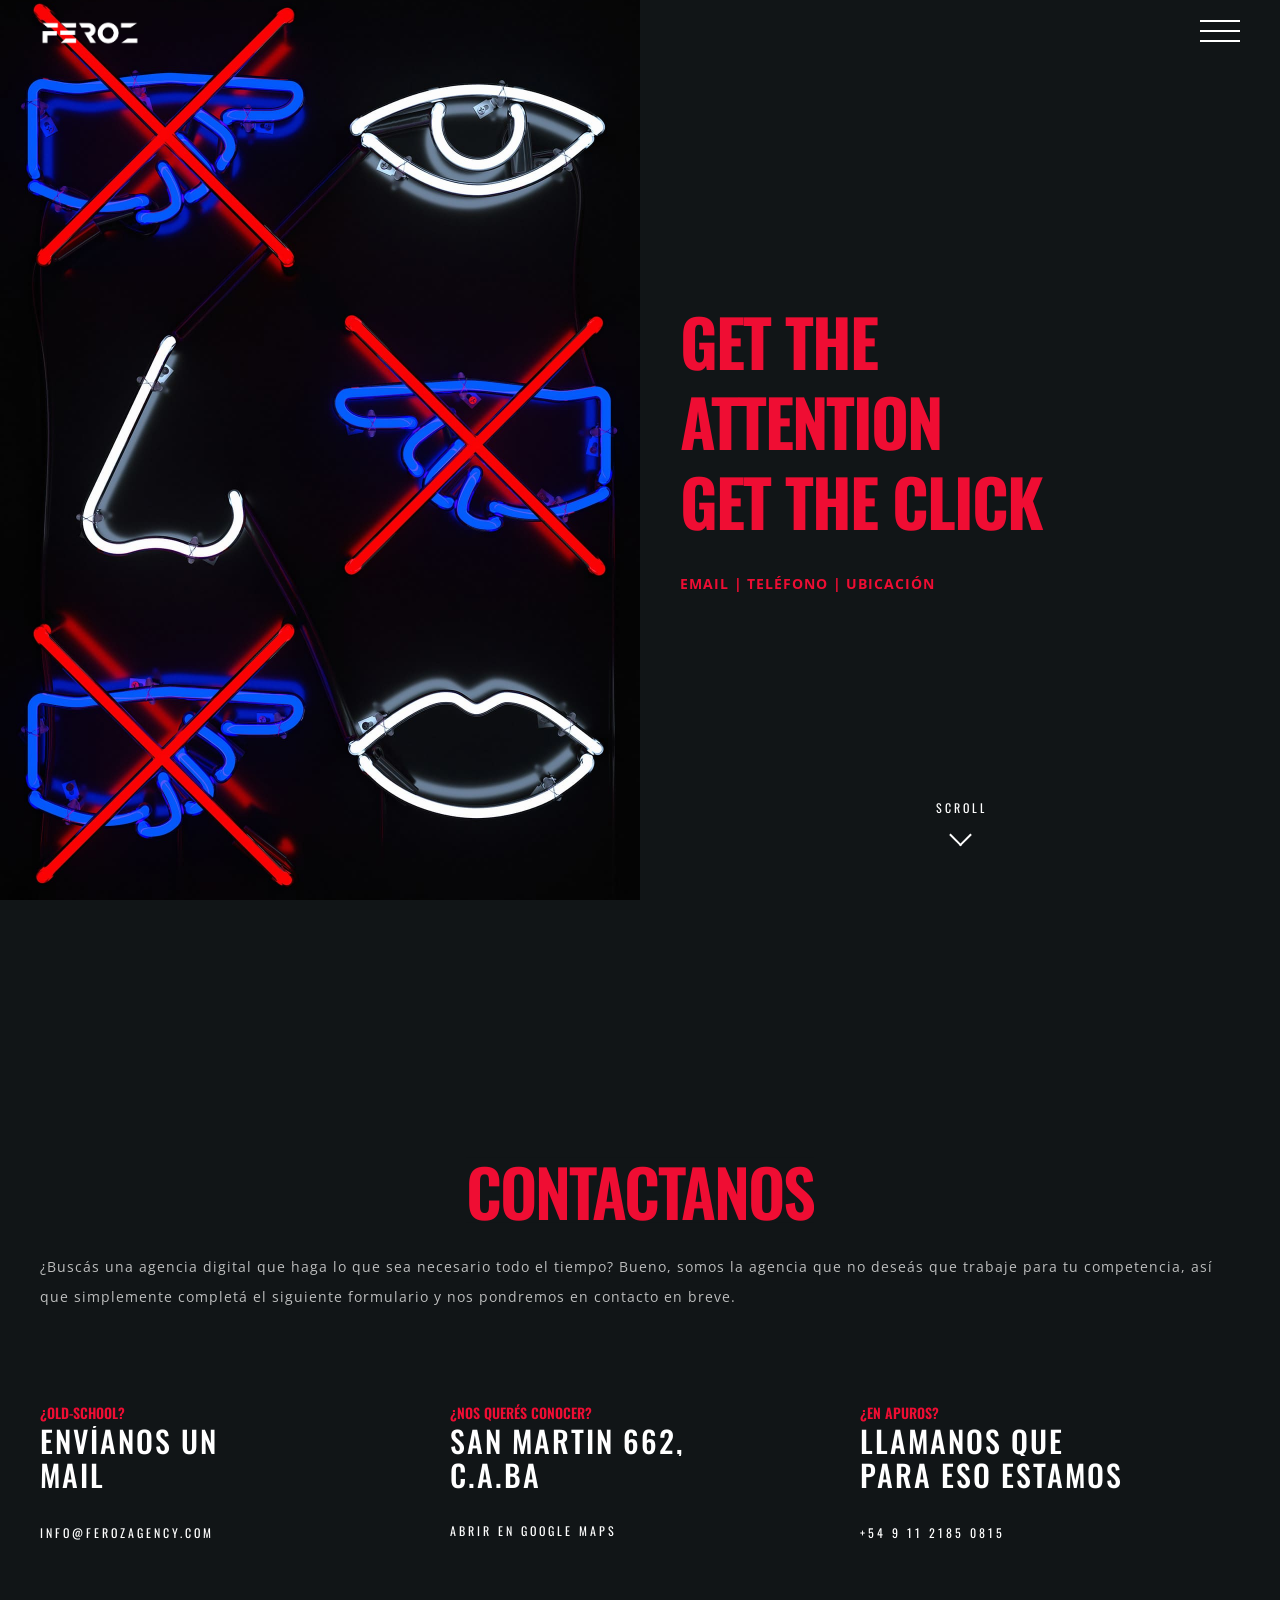
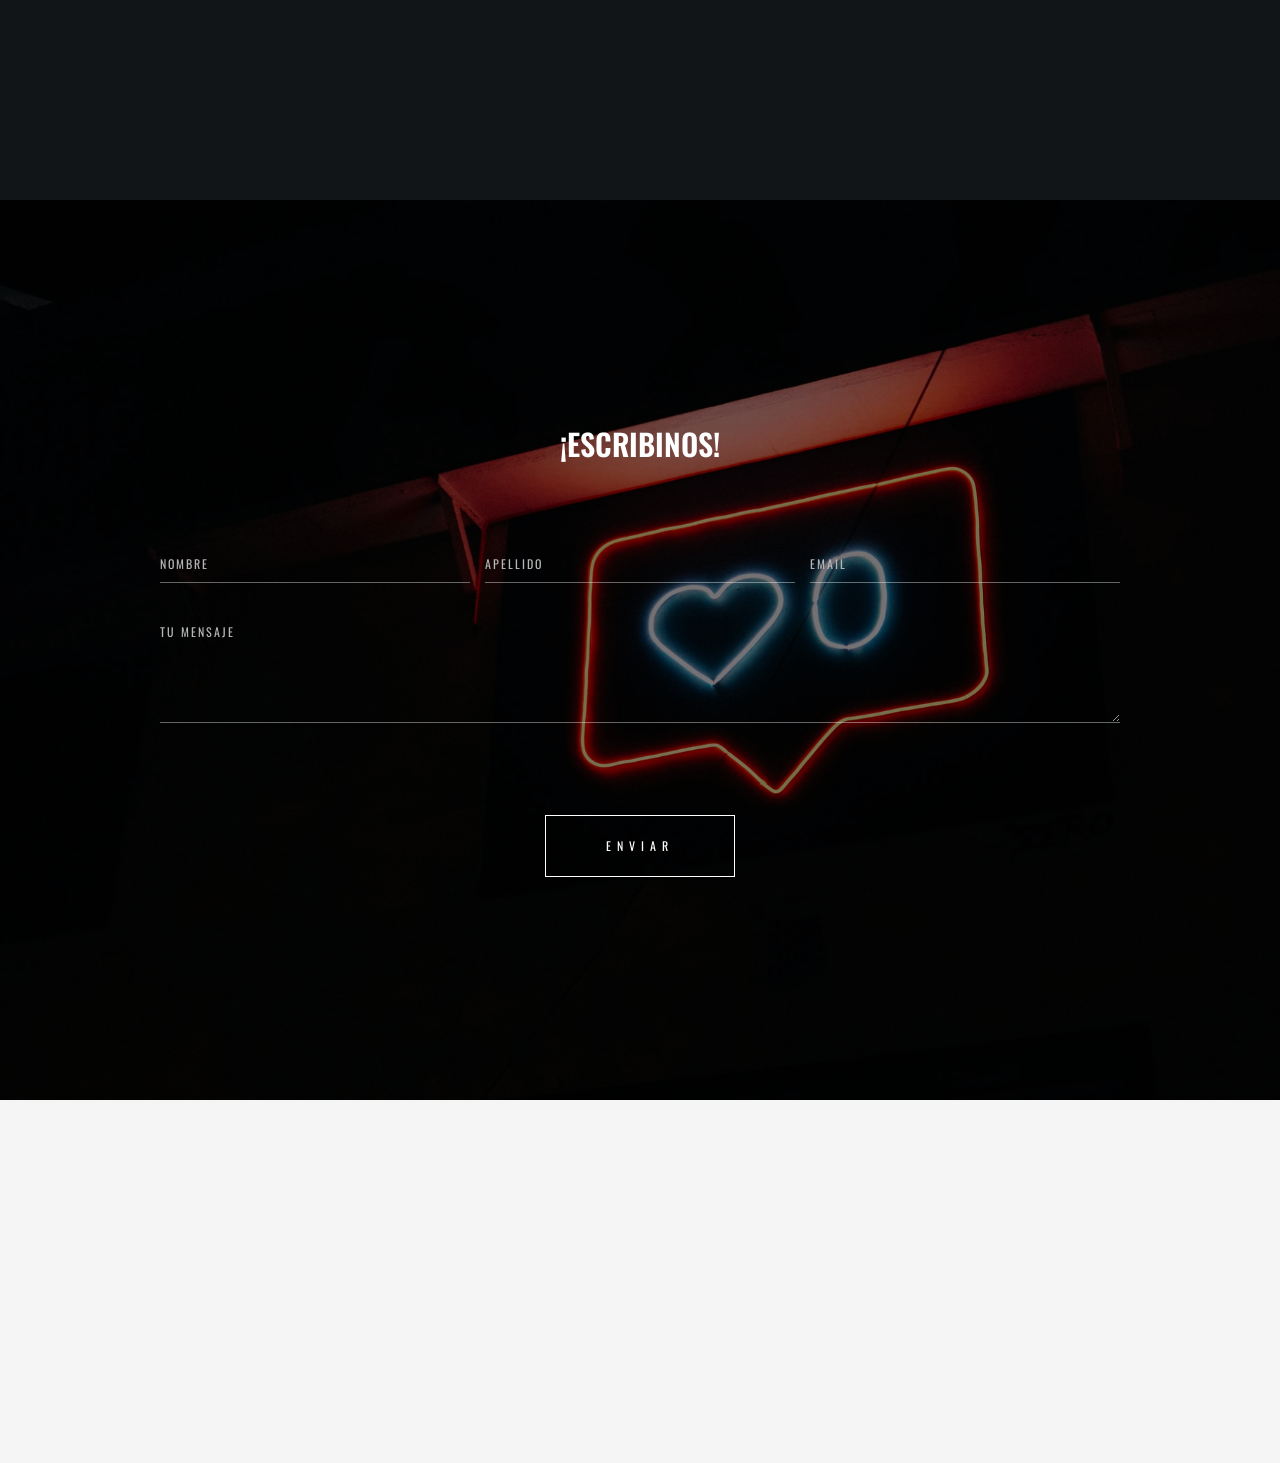
<file: contact.html>
<!DOCTYPE html>
<html lang="en">
    <head>
        <meta charset="utf-8">
        <meta name="viewport" content="width=device-width, initial-scale=1">

        <title>Feroz | Contacto</title>

		<!-- fonts -->
		<link href="https://fonts.googleapis.com/css?family=Open+Sans:300,400,500,600,700%7COswald:300,400,500,600,700" rel="stylesheet" type="text/css">
		
		<!-- styles -->	
        <link href="assets/css/plugins.css" rel="stylesheet" type="text/css">
        <link href="assets/css/style.css" rel="stylesheet" type="text/css">
	</head>
	<body class="loader">
		<!-- loading start -->
		<div class="loading">
		    <img class="logo-loading" src="assets/Blanco (1).png" alt="logo">
			</div>
			<!-- loading end -->
	    
		<!-- pointer start -->
		<div class="pointer" id="pointer"  >
			<i class="fas fa-long-arrow-alt-right"></i>
			<i class="fas fa-search"></i>
			<i class="fas fa-link"></i>
		</div><!-- pointer end -->
		
		<!-- to-top-btn start -->
		<a class="to-top-btn pointer-small" href="#up">
			  <span class="to-top-arrow"></span>		    
		</a><!-- to-top-btn end -->
	    
	    <!-- header start -->
	    <header class="fixed-header">
		    <!-- header-flex-box start -->
			<div class="header-flex-box">
			    <!-- logo start -->
				<a href="index.html" class="logo pointer-large animsition-link">
					<div class="logo-img-box">
				        <img class="logo-white" src="assets/Blanco (1).png" alt="logo">
				        <img class="logo-black" src="assets/Negro.png" alt="logo">
			        </div>
		        </a><!-- logo end -->
		        
				<!-- menu-open start -->	
				<div class="menu-open pointer-large">
					<span class="hamburger"></span>
				</div><!-- menu-open end -->
		    </div><!-- header-flex-box end -->
		</header><!-- header end -->
		
		<!-- nav-container start -->	
		<nav class="nav-container dark-bg-1">
			<!-- nav-logo start -->
			<div class="nav-logo">
				<img src="/assets/feroz-blanco.png" alt="logo">
			</div><!-- nav-logo end -->
			
			<!-- menu-close -->
			<div class="menu-close pointer-large"></div>
			
			<!-- dropdown-close-box start -->
			<div class="dropdown-close-box">
				<div class="dropdown-close pointer-large">
					<span></span>
				</div>
			</div><!-- dropdown-close-box end -->
			
		<!-- nav-menu start -->
		<ul class="nav-menu dark-bg-1">
			<!-- nav-box start -->
			<li class="nav-box nav-bg-change  ">
				<!-- le saque dropdown-open -->
				<a href="index.html" class="pointer-large nav-link">
					<span class="nav-btn " data-text="Feroz">Feroz</span>
				</a>
				
			
				
				<div class="nav-bg" style="background-image: url(assets/portadas-posta/portada4.jpg);"></div>
			</li><!-- nav-box end -->
			
			<!-- nav-box start -->
			<li class="nav-box nav-bg-change active">
				<a href="contact.html" class="animsition-link pointer-large nav-link">
					<span class="nav-btn active" data-text="Contacto">Contacto</span>
				</a>
				<div class="nav-bg" style="background-image: url(assets/portadas-posta/portada2.jpg);"></div>
			</li><!-- nav-box end -->
			
		</ul><!-- nav-menu end -->
		</nav><!-- nav-container end -->
	    
		<!-- animsition-overlay start -->
		<main class="animsition-overlay" data-animsition-overlay="true">
			<!-- page-head start -->
			<section id="up" class="page-head flex-min-height-box dark-bg-1">
				<!-- page-head-bg -->
				<div class="page-head-bg overlay-loading2" style="background-image: url(assets/portadas-posta/portada2.jpg);"></div>
	<!-- flex-min-height-inner start -->
	<div class="flex-min-height-inner">
		<!-- flex-container start -->
		<div class="container top-bottom-padding-120 flex-container response-999">
			<!-- column start -->
			<div class="six-columns six-offset">
				<div class="content-left-margin-40">
					<h2 class="large-title-bold">
					<span class="load-title-fill tr-delay03" data-text="Get the">Get the</span><br>
					<span class="load-title-fill tr-delay04" data-text="attention">attention</span><br>
					<span class="load-title-fill tr-delay05" data-text="get the click">get the click</span>
				</h2>
				<p class="p-style-bold-up text-height-20 d-flex-wrap">
					<span class="load-title-fill tr-delay08" data-text="Email |">Email |</span>
					<span class="load-title-fill tr-delay09" data-text="Teléfono |">Teléfono |</span>
					<span class="load-title-fill tr-delay10" data-text="Ubicación">Ubicación</span>
				</p>
				</div>
			</div><!-- column end -->
		</div><!-- flex-container end -->
	</div><!-- flex-min-height-inner end -->
	
	  			
	  			<!-- scroll-btn start -->
				<a href="#down" class="scroll-btn pointer-large">
					<div class="scroll-arrow-box">
						<span class="scroll-arrow"></span>
					</div>
					<div class="scroll-btn-flip-box">
						<span class="scroll-btn-flip" data-text="Scroll">Scroll</span>
					</div>
				 </a><!-- scroll-btn end -->
			</section><!-- page-head end -->
			
			<!-- flex-min-height-box start -->
			<section id="down" class="dark-bg-1 flex-min-height-box">
				<!-- flex-min-height-inner start -->
				<div class="flex-min-height-inner">
					<!-- container start -->
					<div class="container top-padding-120 bottom-padding-60">
						<div data-animation-container>
							<h2 class="large-title text-center">
								<span data-animation-child class="title-fill" data-animation="title-fill-anim" data-text="Contactanos">Contactanos </span>
							</h2>
							<p data-animation-child class="p-style-small text-color-5 fade-anim-box tr-delay03" data-animation="fade-anim">¿Buscás una agencia digital  que haga lo que sea necesario todo el tiempo? Bueno, somos la agencia que no deseás que trabaje para tu competencia, así que simplemente completá el siguiente formulario y nos pondremos en contacto en breve.</p>
						</div>
						
						<!-- flex-container start -->
						<div class="flex-container top-padding-90 contact-box">
							<!-- column start -->
							<div class="four-columns bottom-padding-60">
								<div data-animation-container class="content-right-margin-20">
									<p data-animation-child class="small-title-oswald red-color overlay-anim-box2" data-animation="overlay-anim2">¿Old-school?</p>
									<p class="title-style text-color-4">
										<span data-animation-child class="overlay-anim-box2 overlay-light-bg-1 tr-delay01" data-animation="overlay-anim2">Envíanos un</span><br>
										<span data-animation-child class="overlay-anim-box2 overlay-light-bg-1 tr-delay02" data-animation="overlay-anim2">mail</span><br>
										<!-- <span data-animation-child class="overlay-anim-box2 overlay-light-bg-1 tr-delay03" data-animation="overlay-anim2">meditation</span> -->
									</p>
									<h6 data-animation-child class="flip-btn-box fade-anim-box tr-delay04" data-animation="fade-anim">
										<a href="#" class="flip-btn pointer-large" data-text="info@ferozagency.com">info@ferozagency.com</a>
									</h6>
									
								</div>
							</div><!-- column end -->
							<!-- column start -->
							<div class="four-columns bottom-padding-60">
								<div data-animation-container class="content-left-right-margin-10">
									<p data-animation-child class="small-title-oswald red-color overlay-anim-box2" data-animation="overlay-anim2">¿Nos querés conocer?</p>
									<h6 class="title-style text-color-4">
										<span data-animation-child class="overlay-anim-box2 overlay-light-bg-1 tr-delay01" data-animation="overlay-anim2">San Martin 662,</span><br>
										<span data-animation-child class="overlay-anim-box2 overlay-light-bg-1 tr-delay02" data-animation="overlay-anim2">C.A.BA</span><br>
										<!-- <span data-animation-child class="overlay-anim-box2 overlay-light-bg-1 tr-delay03" data-animation="overlay-anim2">Victoria 2006</span> -->
									</h6>
									<div data-animation-child class="flip-btn-box fade-anim-box tr-delay04" data-animation="fade-anim">
										<a href="#" class="flip-btn pointer-large" data-text="Abrir en Google Maps">Abrir en Google Maps</a>
									</div>
								</div>
							</div><!-- column end -->
							<!-- column start -->
							<div class="four-columns bottom-padding-60">
								<div data-animation-container class="content-left-margin-20">
									<p data-animation-child class="small-title-oswald red-color overlay-anim-box2" data-animation="overlay-anim2">¿En apuros?</p>
									<p class="title-style text-color-4">
										<span data-animation-child class="overlay-anim-box2 overlay-light-bg-1 tr-delay01" data-animation="overlay-anim2">LLamanos que</span><br>
										<span data-animation-child class="overlay-anim-box2 overlay-light-bg-1 tr-delay02" data-animation="overlay-anim2">para eso estamos</span><br>
										<!-- <span data-animation-child class="overlay-anim-box2 overlay-light-bg-1 tr-delay03" data-animation="overlay-anim2"></span> -->
									</p>
									<h6 data-animation-child class="flip-btn-box fade-anim-box tr-delay04" data-animation="fade-anim">
										<a href="#" class="flip-btn pointer-large" data-text="+54 9 11 2185 0815">+54 9 11 2185 0815</a>
									</h6>
								</div>
							</div><!-- column end -->
						</div><!-- flex-container end -->
					</div><!-- container end -->
				</div><!-- flex-min-height-inner end -->
			</section><!-- flex-min-height-box end -->
			
			<!-- contact-form-box start -->
			<section class="contact-form-box flex-min-height-box" style="background-image:url(/assets/fondo-contacto.jpg)">
				<div class="bg-overlay"></div>
				<!-- flex-min-height-inner start -->
				<div class="flex-min-height-inner">
					<!-- container start -->
					<div class="container small top-bottom-padding-120">
						<h4 class="small-title-oswald text-color-4 text-center" style="font-size: 30px;">¡Escribinos!</h4>
						<!-- flex-container start -->
						<form class="flex-container top-padding-90" action="thank-you"  method="POST" data-netlify="true">
							<!-- column start -->
							<div class="four-columns">
								<div class="content-right-margin-10">
		                       		<input type="text" placeholder="Nombre" class="contact-form-control pointer-small" name="Nombre">
							   	</div>
							</div><!-- column end -->
							<!-- column start -->
							<div class="four-columns">
								<div class="content-left-right-margin-5">
		                       		<input type="text" placeholder="Apellido" class="contact-form-control pointer-small"  name="Apellido">
								</div>
							</div><!-- column end -->
							<!-- column start -->
	                        <div class="four-columns">
		                        <div class="content-left-margin-10">
		                       		<input type="email" placeholder="Email" class="contact-form-control pointer-small"  name="Email">
			                    </div>
		                    </div><!-- column end -->
		                    <!-- column start -->
							<div class="twelve-columns">
	                       		<textarea placeholder="Tu mensaje" class="contact-form-control pointer-small"  name="Mensaje"></textarea>
							</div><!-- column end -->
							<!-- column start -->
	                        <div class="twelve-columns text-center top-padding-90">
								<button class="border-btn-box pointer-large">
									<span class="border-btn-inner">
								      	<span class="border-btn" data-text="Enviar">Enviar</span>
								    </span>
								</button>
							</div><!-- column end -->
						</form><!-- flex-container end -->
					</div><!-- container end -->
				</div><!-- flex-min-height-inner end -->
			</section><!-- contact-form-box end -->
		</main><!-- animsition-overlay end -->
		
		<!-- footer start -->
		<footer class="footer dark-bg-1">
			<!-- flex-container start -->
			<div class="flex-container container top-bottom-padding-90">
				<!-- column start -->
				<div class="two-columns bottom-padding-60">
					<div class="content-right-margin-10 footer-center-mobile">
						<img class="footer-logo" src="assets/Blanco (1).png" alt="logo">
					</div>
				</div><!-- column end -->
				<!-- column start -->
				<div class="three-columns bottom-padding-60">
					<div class="content-left-right-margin-10">
						<ul class="footer-menu text-color-4">
							<li><a class="pointer-large animsition-link small-title-oswald hover-color " href="index.html">Feroz</a></li>
							<!-- <li><a class="pointer-large animsition-link small-title-oswald hover-color" href="about.html">About</a></li>
							<li><a class="pointer-large animsition-link small-title-oswald hover-color" href="services.html">Services</a></li>
							<li><a class="pointer-large animsition-link small-title-oswald hover-color" href="portfolio.html">Portfolio</a></li>
							<li><a class="pointer-large animsition-link small-title-oswald hover-color" href="blog.html">Blog</a></li> -->
							<li><a class="pointer-large animsition-link small-title-oswald hover-color active" href="contact.html">Contacto</a></li>
							<!-- <li><a class="pointer-large animsition-link small-title-oswald hover-color " href="services.html">Servicios</a></li> -->
						</ul>
					</div>
				</div><!-- column end -->
				<!-- column start -->
				<div class="four-columns bottom-padding-60">
					<div class="content-left-right-margin-10 footer-center-mobile">
						<ul class="footer-information text-color-4">
							<li><i class="far fa-envelope"></i><a href="mailto:info@ferozagency.com" class="xsmall-title-oswald">info@ferozagency.com</a></li>
							<li><i class="fas fa-mobile-alt"></i><a href="#tel:+5491121850815" class="xsmall-title-oswald">+54 911 2185 0815</a></li>
							<li><i class="fas fa-map-marker-alt"></i><a href="https://goo.gl/maps/7zW4pZgjyuszXwk2A" class="xsmall-title-oswald text-height-17">San Martín 662,<br><span>Buenos Aires, Argentina.</span></a></li>
						</ul>
					</div>
				</div><!-- column end -->
				<!-- column start -->
				<div class="three-columns bottom-padding-60">
					<div class="content-left-margin-10">
						<ul class="footer-social">
							<li>
								<div class="flip-btn-box">
									<a href="https://www.instagram.com/feroz.agency/?hl=es-la" class="flip-btn pointer-small" data-text="Instagram">Instagram</a>
								</div>
							</li>
							<li>
								<div class="flip-btn-box">
									<a href="https://www.linkedin.com/company/feroz-digtial-agency/" class="flip-btn pointer-small" data-text="Linkedin">Linkedin</a>
								</div>
							</li>
							
						</ul>
					</div>
				</div><!-- column end -->
				<!-- column start -->
				<div class="twelve-columns">
					<p class="p-letter-style text-color-4 footer-copyright">&copy;  Copyright 2020 | Feroz Agency | Todos los derechos reservados</p>
				</div><!-- column end -->
			</div><!-- flex-container end -->
		</footer><!-- footer end -->
		
		
		<!-- scripts --> 
        <script src="assets/js/plugins.js"></script> 
        <script src="assets/js/main.js"></script>
	</body>
</html>
</file>
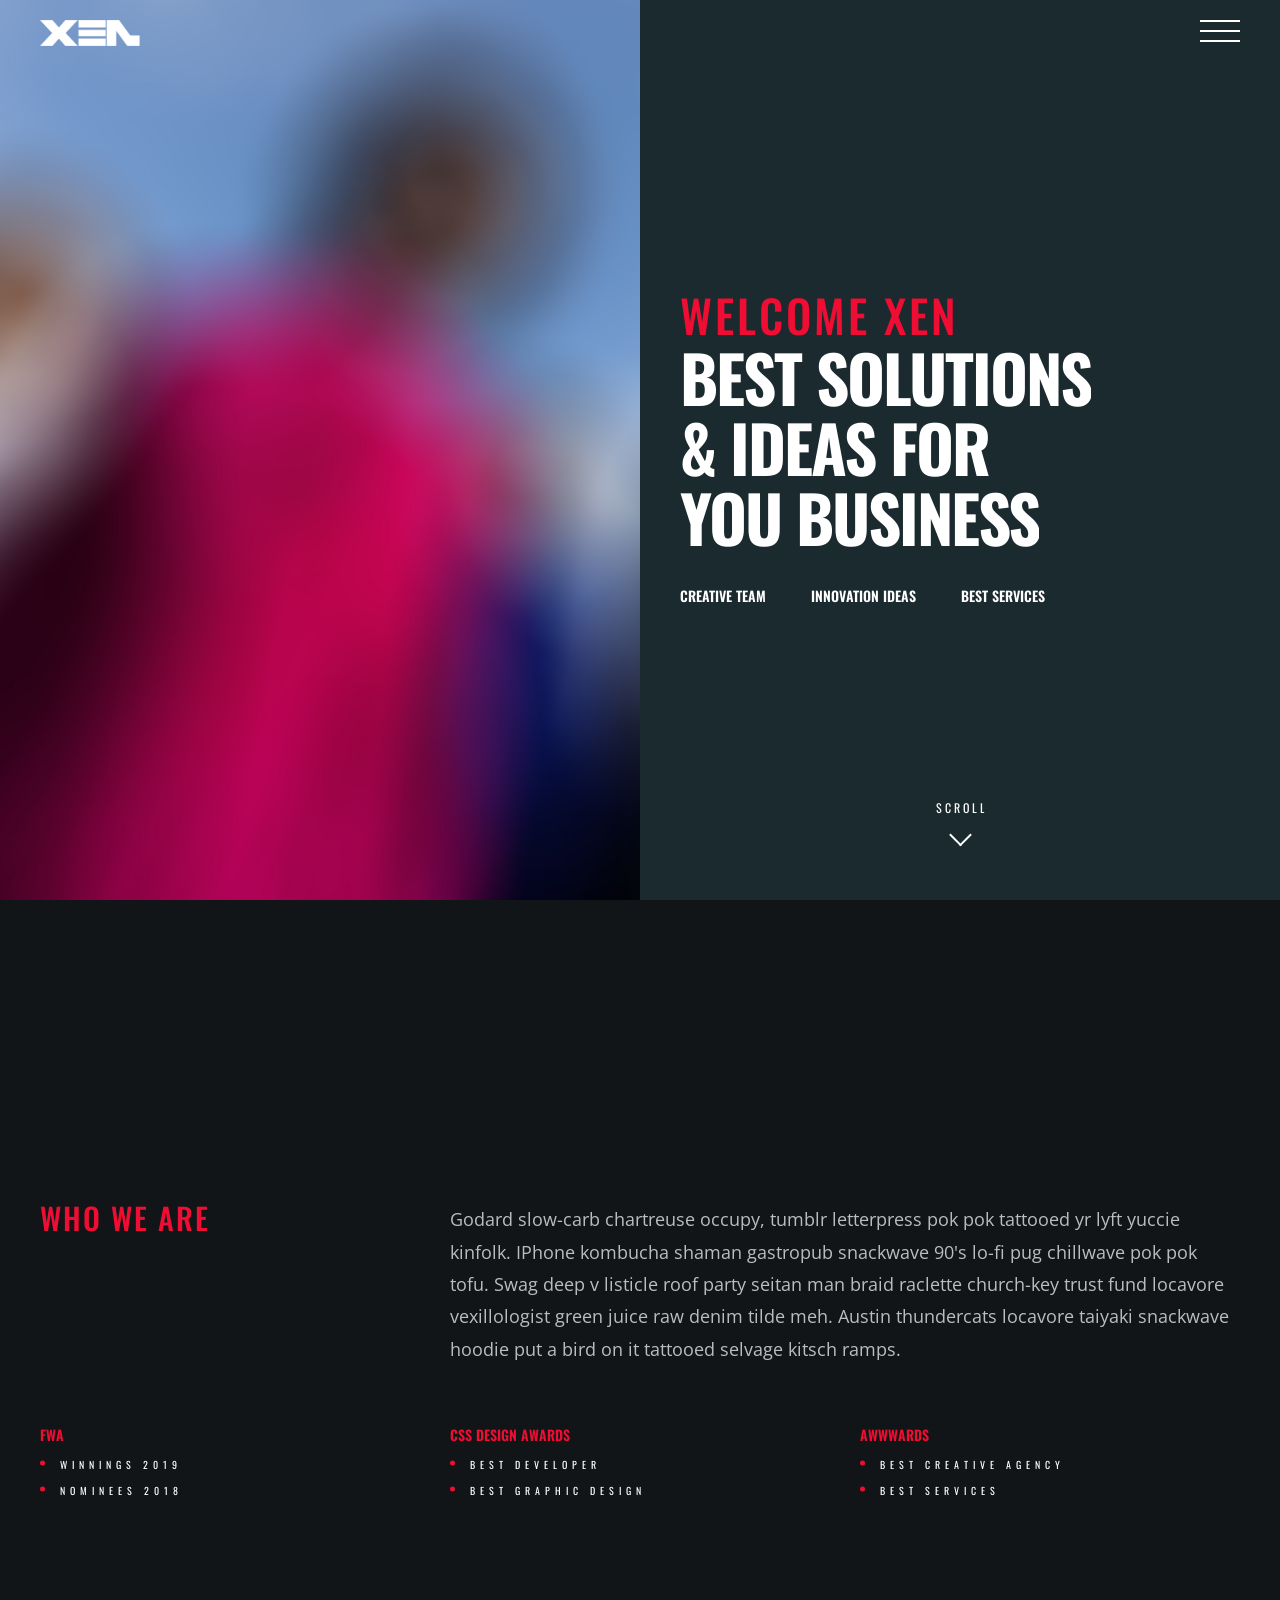
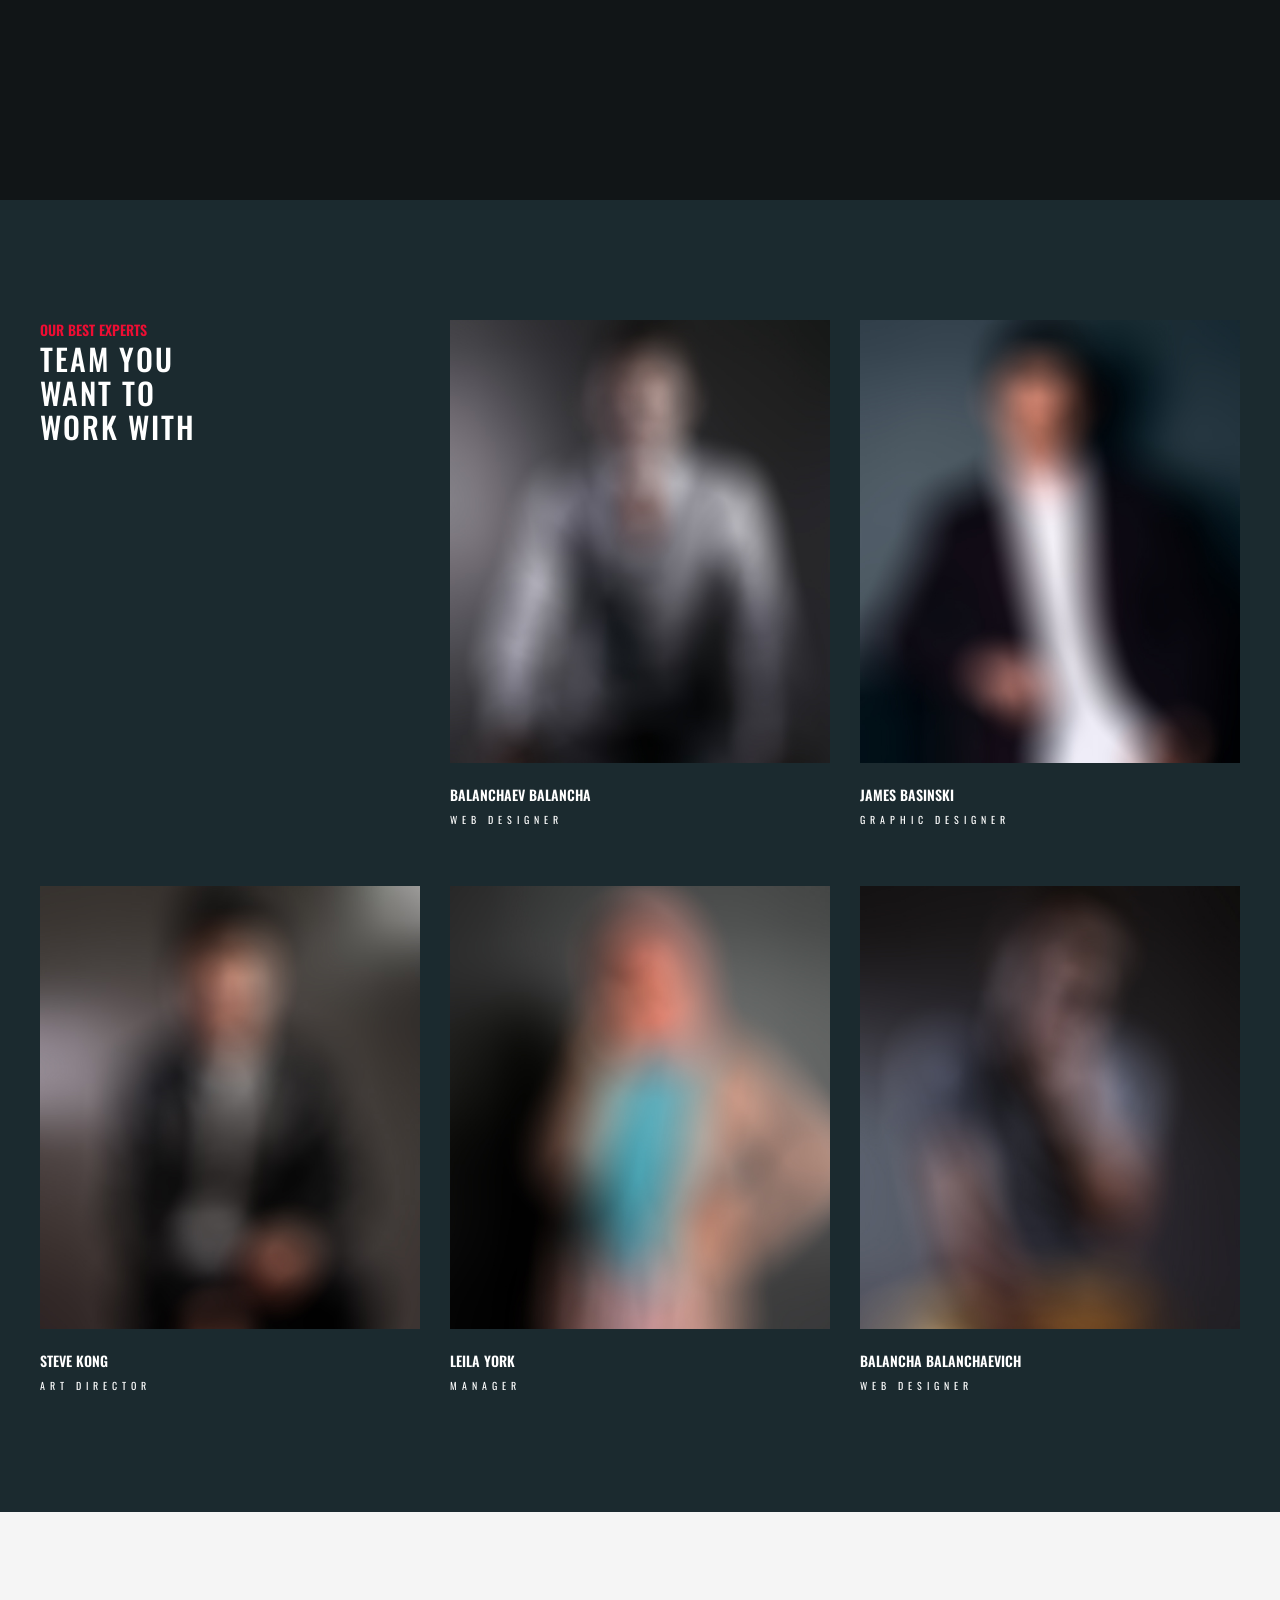
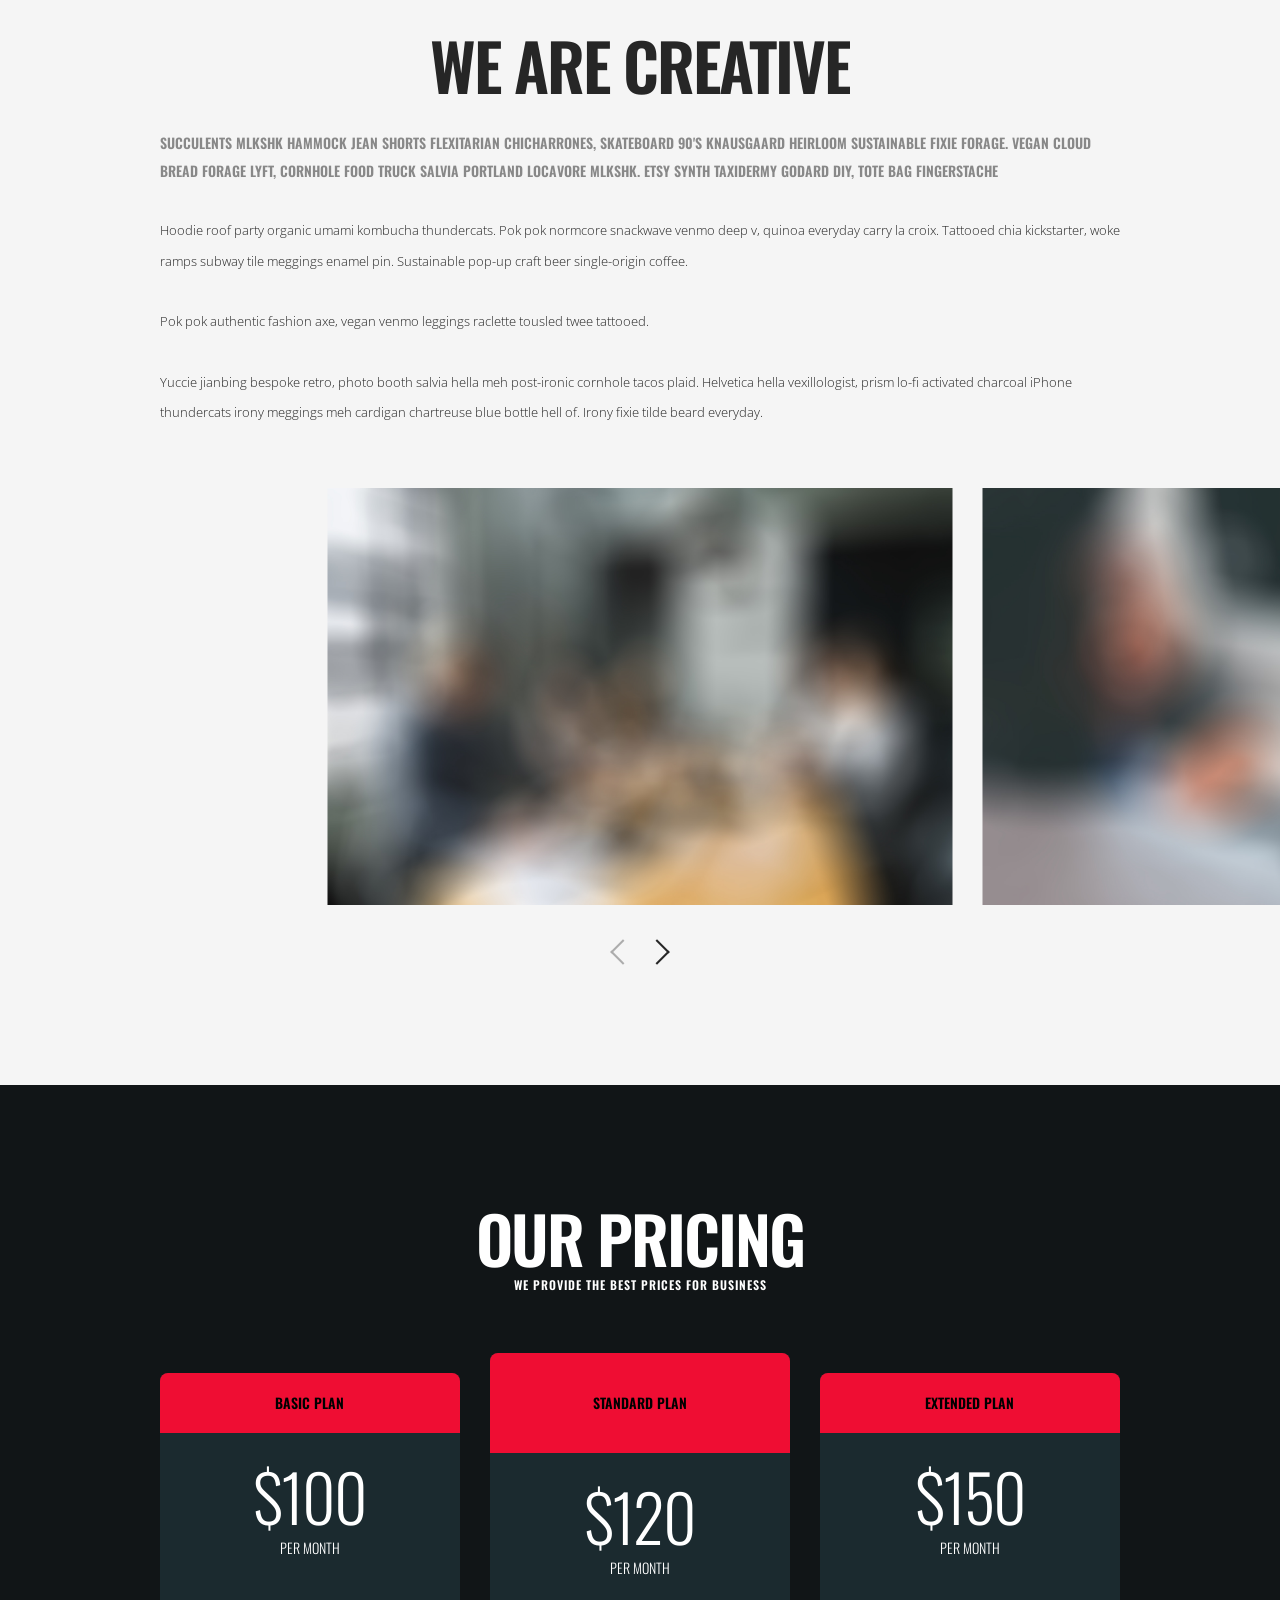
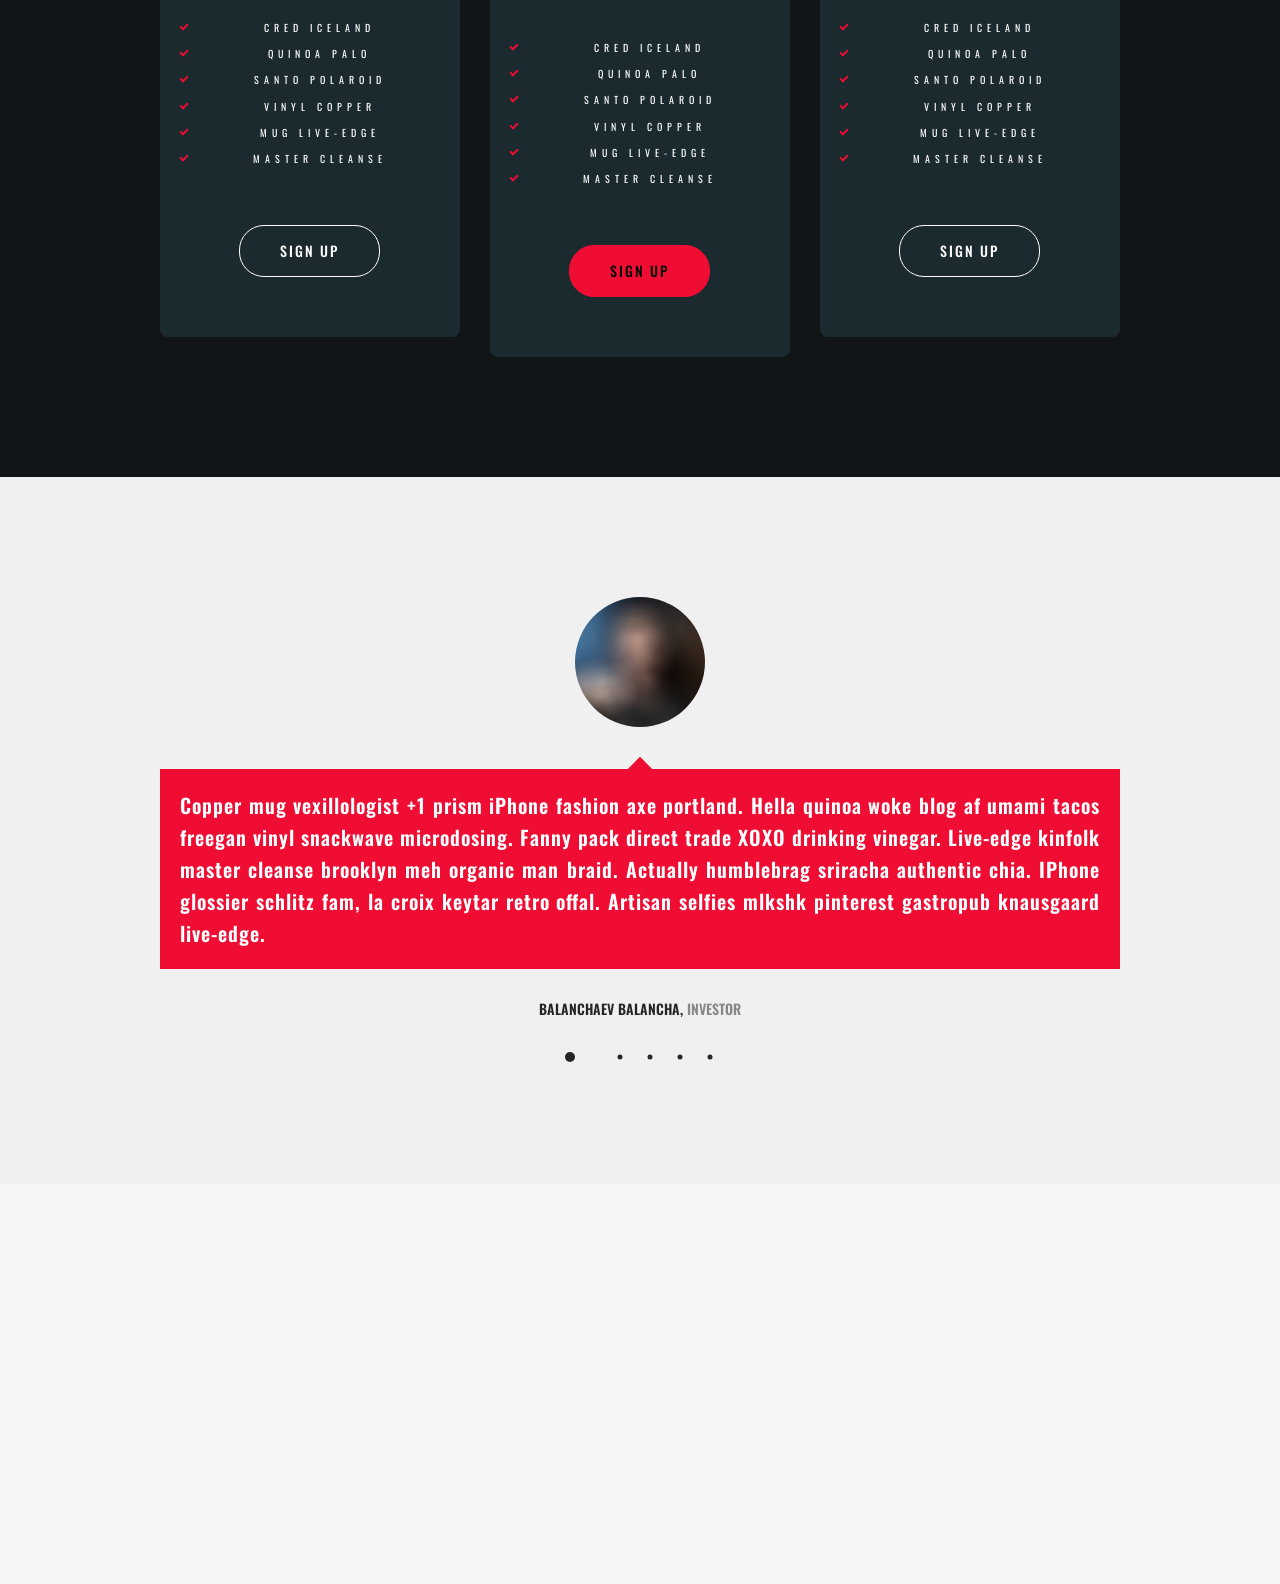
<file: XEN/about.html>
<!DOCTYPE html>
<html lang="en">
    <head>
        <meta charset="utf-8">
        <meta name="viewport" content="width=device-width, initial-scale=1">

        <title>XEN</title>

		<!-- fonts -->
		<link href="https://fonts.googleapis.com/css?family=Open+Sans:300,400,500,600,700%7COswald:300,400,500,600,700" rel="stylesheet" type="text/css">
		
		<!-- styles -->	
        <link href="assets/css/plugins.css" rel="stylesheet" type="text/css">
        <link href="assets/css/style.css" rel="stylesheet" type="text/css">
	</head>
	<body class="loader">
		<!-- loading start -->
		<div class="loading">
		    <img class="logo-loading" src="assets/images/logo/logo-loader.png" alt="logo">
	    </div><!-- loading end -->
	    
		<!-- pointer start -->
		<div class="pointer" id="pointer">
			<i class="fas fa-long-arrow-alt-right"></i>
			<i class="fas fa-search"></i>
			<i class="fas fa-link"></i>
		</div><!-- pointer end -->
		
		<!-- to-top-btn start -->
		<a class="to-top-btn pointer-small" href="#up">
			  <span class="to-top-arrow"></span>		    
		</a><!-- to-top-btn end -->
	    
	    <!-- header start -->
	    <header class="fixed-header">
		    <!-- header-flex-box start -->
			<div class="header-flex-box">
			    <!-- logo start -->
				<a href="index.html" class="logo pointer-large animsition-link">
					<div class="logo-img-box">
				        <img class="logo-white" src="assets/images/logo/logo-white.png" alt="logo">
				        <img class="logo-black" src="assets/images/logo/logo-black.png" alt="logo">
			        </div>
		        </a><!-- logo end -->
		        
				<!-- menu-open start -->	
				<div class="menu-open pointer-large">
					<span class="hamburger"></span>
				</div><!-- menu-open end -->
		    </div><!-- header-flex-box end -->
		</header><!-- header end -->
		
		<!-- nav-container start -->	
		<nav class="nav-container dark-bg-1">
			<!-- nav-logo start -->
			<div class="nav-logo">
				<img src="assets/images/logo/logo-white.png" alt="logo">
			</div><!-- nav-logo end -->
			
			<!-- menu-close -->
			<div class="menu-close pointer-large"></div>
			
			<!-- dropdown-close-box start -->
			<div class="dropdown-close-box">
				<div class="dropdown-close pointer-large">
					<span></span>
				</div>
			</div><!-- dropdown-close-box end -->
			
			<!-- nav-menu start -->
			<ul class="nav-menu dark-bg-1">
				<!-- nav-box start -->
				<li class="nav-box nav-bg-change dropdown-open">
					<a class="pointer-large nav-link">
						<span class="nav-btn" data-text="Home">Home</span>
					</a>
					
					<!-- dropdown start -->
					<ul class="dropdown">
						<li class="nav-box">
							<a href="index.html" class="animsition-link pointer-large">
								<span class="nav-btn" data-text="Slider Home">Slider Home</span>
							</a>
						</li>
						<li class="nav-box">
							<a href="video_home.html" class="animsition-link pointer-large">
								<span class="nav-btn" data-text="Video Bg">Video Bg</span>
							</a>
						</li>
						<li class="nav-box">
							<a href="home_fullscreen.html" class="animsition-link pointer-large">
								<span class="nav-btn" data-text="Fullscreen Bg">Fullscreen Bg</span>
							</a>
						</li>
						<li class="nav-box">
							<a href="home_particles.html" class="animsition-link pointer-large">
								<span class="nav-btn" data-text="Particles">Particles</span>
							</a>
						</li>
						<li class="nav-box">
							<a href="home_typewriter.html" class="animsition-link pointer-large">
								<span class="nav-btn" data-text="Typewriter">Typewriter</span>
							</a>
						</li>
					</ul><!-- dropdown end -->
					
					<div class="nav-bg" style="background-image: url(assets/images/backgrounds/pexels-photo-1806031.jpeg);"></div>
				</li><!-- nav-box end -->
				<!-- nav-box start -->
				<li class="nav-box nav-bg-change active">
					<a href="about.html" class="animsition-link pointer-large nav-link">
						<span class="nav-btn active" data-text="About">About</span>
					</a>
					<div class="nav-bg" style="background-image: url(assets/images/backgrounds/adolescent-adult-diversity-1034361.jpg);"></div>
				</li><!-- nav-box end -->
				<!-- nav-box start -->
				<li class="nav-box nav-bg-change">
					<a href="services.html" class="animsition-link pointer-large nav-link">
						<span class="nav-btn" data-text="Services">Services</span>
					</a>
					<div class="nav-bg" style="background-image: url(assets/images/backgrounds/bald-casual-facial-hair-1708528.jpg);"></div>
				</li><!-- nav-box end -->
				<!-- nav-box start -->
				<li class="nav-box nav-bg-change dropdown-open">
					<a class="pointer-large nav-link">
						<span class="nav-btn" data-text="Portfolio">Portfolio</span>
					</a>
					
					<!-- dropdown start -->
					<ul class="dropdown">
						<li class="nav-box">
							<a href="portfolio.html" class="animsition-link pointer-large">
								<span class="nav-btn" data-text="Standard">Standard</span>
							</a>
						</li>
						<li class="nav-box">
							<a href="portfolio_full_screen.html" class="animsition-link pointer-large">
								<span class="nav-btn" data-text="FullScreen">FullScreen</span>
							</a>
						</li>
						<li class="nav-box">
							<a href="portfolio_slider.html" class="animsition-link pointer-large">
								<span class="nav-btn" data-text="Slider 1">Slider 1</span>
							</a>
						</li>
						<li class="nav-box">
							<a href="portfolio_columns_slider.html" class="animsition-link pointer-large">
								<span class="nav-btn" data-text="Slider 2">Slider 2</span>
							</a>
						</li>
						<li class="nav-box">
							<a href="portfolio_filter.html" class="animsition-link pointer-large">
								<span class="nav-btn" data-text="Filter">Filter</span>
							</a>
						</li>
						<li class="nav-box">
							<a href="project.html" class="animsition-link pointer-large">
								<span class="nav-btn" data-text="Single project">Single project</span>
							</a>
						</li>
					</ul><!-- dropdown end -->
					
					<div class="nav-bg" style="background-image: url(assets/images/backgrounds/art-artistic-artsy-1988681.jpg);"></div>
				</li><!-- nav-box end -->
				<!-- nav-box start -->
				<li class="nav-box nav-bg-change dropdown-open">
					<a class="pointer-large nav-link">
						<span class="nav-btn" data-text="Blog">Blog</span>
					</a>
					
					<!-- dropdown start -->
					<ul class="dropdown">
						<li class="nav-box">
							<a href="blog.html" class="animsition-link pointer-large">
								<span class="nav-btn" data-text="Blog">Blog</span>
							</a>
						</li>
						<li class="nav-box">
							<a href="single_post.html" class="animsition-link pointer-large">
								<span class="nav-btn" data-text="Single post">Single post</span>
							</a>
						</li>
					</ul><!-- dropdown end -->
					
					<div class="nav-bg" style="background-image: url(assets/images/backgrounds/beautiful-black-close-up-1689731.jpg);"></div>
				</li><!-- nav-box end -->
				<!-- nav-box start -->
				<li class="nav-box nav-bg-change">
					<a href="contact.html" class="animsition-link pointer-large nav-link">
						<span class="nav-btn" data-text="Contact">Contact</span>
					</a>
					<div class="nav-bg" style="background-image: url(assets/images/backgrounds/double-exposure-2390185_1920.jpg);"></div>
				</li><!-- nav-box end -->
			</ul><!-- nav-menu end -->
		</nav><!-- nav-container end -->
	    
		<!-- animsition-overlay start -->
		<main class="animsition-overlay" data-animsition-overlay="true">
			<!-- page-head start -->
			<section id="up" class="page-head flex-min-height-box dark-bg-2">
				<!-- page-head-bg -->
				<div class="page-head-bg overlay-loading2" style="background-image: url(assets/images/backgrounds/adolescent-adult-diversity-1034361.jpg);"></div>
				
				<!-- flex-min-height-inner start -->
	  			<div class="flex-min-height-inner">
		  			<!-- flex-container start -->
		  			<div class="container top-bottom-padding-120 flex-container response-999">
			  			<!-- column start -->
			  			<div class="six-columns six-offset">
				  			<div class="content-left-margin-40">
					  			<h2 class="overlay-loading2 tr-delay03 medium-title red-color">Welcome Xen</h2>
				  				<h3 class="large-title-bold text-color-4">
									<span class="overlay-loading2 overlay-light-bg-1 tr-delay04">Best Solutions</span><br>
									<span class="overlay-loading2 overlay-light-bg-1 tr-delay05">& ideas for</span><br>
									<span class="overlay-loading2 overlay-light-bg-1 tr-delay06">You Business</span>
								</h3>
								<p class="d-flex-wrap top-margin-20 text-color-4">
									<span class="small-title-oswald text-height-20 fade-loading tr-delay07 top-margin-10">Creative team</span>
									<span class="small-title-oswald text-height-20 fade-loading tr-delay08 top-margin-10">Innovation ideas</span>
									<span class="small-title-oswald text-height-20 fade-loading tr-delay09 top-margin-10">Best services</span>
								</p>
				  			</div>
			  			</div><!-- column end -->
		  			</div><!-- flex-container end -->
	  			</div><!-- flex-min-height-inner end -->
	  			
	  			<!-- scroll-btn start -->
				<a href="#down" class="scroll-btn pointer-large">
					<div class="scroll-arrow-box">
						<span class="scroll-arrow"></span>
					</div>
					<div class="scroll-btn-flip-box">
						<span class="scroll-btn-flip" data-text="Scroll">Scroll</span>
					</div>
				 </a><!-- scroll-btn end -->
			</section><!-- page-head end -->
			
			<!-- flex-min-height-box start -->
			<section id="down" class="dark-bg-1 flex-min-height-box about-page">
				<!-- flex-min-height-inner start -->
				<div class="flex-min-height-inner">
					<!-- container start -->
					<div class="container top-bottom-padding-120">
						<!-- flex-container start -->
						<div data-animation-container class="flex-container">
							<!-- column start -->
							<div class="four-columns">
								<div class="content-right-margin-20">
									<h2 data-animation-child class="title-style title-fill" data-animation="title-fill-anim" data-text="Who We Are">Who We Are</h2>
								</div>
							</div>
							<div class="eight-columns">
								<div class="content-left-margin-10">
									<p data-animation-child class="p-style-large text-color-5 fade-anim-box tr-delay01" data-animation="fade-anim">Godard slow-carb chartreuse occupy, tumblr letterpress pok pok tattooed yr lyft yuccie kinfolk. IPhone kombucha shaman gastropub snackwave 90's lo-fi pug chillwave pok pok tofu. Swag deep v listicle roof party seitan man braid raclette church-key trust fund locavore vexillologist green juice raw denim tilde meh. Austin thundercats locavore taiyaki snackwave hoodie put a bird on it tattooed selvage kitsch ramps. </p>
								</div>
							</div><!-- column end -->
							<!-- column start -->
							<div class="four-columns top-padding-60">
								<div class="content-right-margin-20">
									<h6 data-animation-child class="small-title-oswald title-fill tr-delay02" data-animation="title-fill-anim" data-text="FWA">FWA</h6>
									<ul class="list-dots">
										<li>
											<p data-animation-child class="p-letter-style text-color-4 fade-anim-box tr-delay03" data-animation="fade-anim">Winnings 2019</p>
										</li>
										<li>
											<p data-animation-child class="p-letter-style text-color-4 fade-anim-box tr-delay04" data-animation="fade-anim">Nominees 2018</p>
										</li>
									</ul>
								</div>
							</div><!-- column end -->
							<!-- column start -->
							<div class="four-columns top-padding-60">
								<div class="content-left-right-margin-10">
									<h6 data-animation-child class="small-title-oswald title-fill tr-delay02" data-animation="title-fill-anim" data-text="CSS Design Awards">CSS Design Awards</h6>
									<ul class="list-dots">
										<li>
											<p data-animation-child class="p-letter-style text-color-4 fade-anim-box tr-delay03" data-animation="fade-anim">Best developer</p>
										</li>
										<li>
											<p data-animation-child class="p-letter-style text-color-4 fade-anim-box tr-delay04" data-animation="fade-anim">Best graphic design</p>
										</li>
									</ul>
								</div>
							</div><!-- column end -->
							<!-- column start -->
							<div class="four-columns top-padding-60">
								<div class="content-left-margin-20">
									<h6 data-animation-child class="small-title-oswald title-fill tr-delay02" data-animation="title-fill-anim" data-text="Awwwards">Awwwards</h6>
									<ul class="list-dots">
										<li>
											<p data-animation-child class="p-letter-style text-color-4 fade-anim-box tr-delay03" data-animation="fade-anim">Best creative agency</p>
										</li>
										<li>
											<p data-animation-child class="p-letter-style text-color-4 fade-anim-box tr-delay04" data-animation="fade-anim">Best Services</p>
										</li>
									</ul>
								</div>
							</div><!-- column end -->
						</div><!-- flex-container end -->
					</div><!-- container end -->
				</div><!-- flex-min-height-inner end -->
			</section><!-- flex-min-height-box end -->
			
			<!-- section start -->
			<section class="dark-bg-2">
				<!-- flex-container start -->
				<div class="flex-container container bottom-padding-60 top-padding-120">
					<!-- column start -->
					<div class="four-columns bottom-padding-60">
						<div data-animation-container class="content-right-margin-20 team-title-box">
							<h2 data-animation-child class="small-title-oswald overlay-anim-box2 red-color" data-animation="overlay-anim2">Our Best Experts</h2>
							<h3 class="title-style text-color-4">
								<span data-animation-child class="overlay-anim-box2 overlay-light-bg-1 tr-delay01" data-animation="overlay-anim2">Team You</span><br>
								<span data-animation-child class="overlay-anim-box2 overlay-light-bg-1 tr-delay02" data-animation="overlay-anim2">Want to</span><br>
								<span data-animation-child class="overlay-anim-box2 overlay-light-bg-1 tr-delay03" data-animation="overlay-anim2">Work With</span>
							</h3>
						</div>
					</div><!-- column end -->
					<!-- column start -->
					<div class="four-columns bottom-padding-60">
						<a data-animation-container href="#" class="content-left-right-margin-10 hover-box pointer-large d-block">
							<div data-animation-child class="overlay-anim-box2 overlay-dark-bg-1 team-img-box" data-animation="overlay-anim2">
								<img class="hover-img" src="assets/images/team/1.jpg" alt="Balanchaev Balancha">
							</div>
							<div class="team-content">
								<h4 data-animation-child class="small-title-oswald text-color-4 hover-content fade-anim-box tr-delay01" data-animation="fade-anim">Balanchaev Balancha</h4><br>
								<p data-animation-child class="p-letter-style text-color-4 hover-content fade-anim-box tr-delay02" data-animation="fade-anim">Web Designer</p>
							</div>
						</a>
					</div><!-- column end -->
					<!-- column start -->
					<div class="four-columns bottom-padding-60">
						<a data-animation-container href="#" class="content-left-margin-20 hover-box pointer-large d-block">
							<div data-animation-child class="overlay-anim-box2 overlay-dark-bg-1 team-img-box" data-animation="overlay-anim2">
								<img class="hover-img" src="assets/images/team/2.jpg" alt="Balanchaev Balancha">
							</div>
							<div class="team-content">
								<h4 data-animation-child class="small-title-oswald text-color-4 hover-content fade-anim-box tr-delay01" data-animation="fade-anim">James Basinski</h4><br>
								<p data-animation-child class="p-letter-style text-color-4 hover-content fade-anim-box tr-delay02" data-animation="fade-anim">Graphic designer</p>
							</div>
						</a>
					</div><!-- column end -->
					<!-- column start -->
					<div class="four-columns bottom-padding-60">
						<a data-animation-container href="#" class="content-right-margin-20 hover-box pointer-large d-block">
							<div data-animation-child class="overlay-anim-box2 overlay-dark-bg-1 team-img-box" data-animation="overlay-anim2">
								<img class="hover-img" src="assets/images/team/3.jpg" alt="Balanchaev Balancha">
							</div>
							<div class="team-content">
								<h4 data-animation-child class="small-title-oswald text-color-4 hover-content fade-anim-box tr-delay01" data-animation="fade-anim">Steve Kong</h4><br>
								<p data-animation-child class="p-letter-style text-color-4 hover-content fade-anim-box tr-delay02" data-animation="fade-anim">Art director</p>
							</div>
						</a>
					</div><!-- column end -->
					<!-- column start -->
					<div class="four-columns bottom-padding-60">
						<a data-animation-container href="#" class="content-left-right-margin-10 hover-box pointer-large d-block">
							<div data-animation-child class="overlay-anim-box2 overlay-dark-bg-1 team-img-box" data-animation="overlay-anim2">
								<img class="hover-img" src="assets/images/team/4.jpg" alt="Balanchaev Balancha">
							</div>
							<div class="team-content">
								<h4 data-animation-child class="small-title-oswald text-color-4 hover-content fade-anim-box tr-delay01" data-animation="fade-anim">Leila York</h4><br>
								<p data-animation-child class="p-letter-style text-color-4 hover-content fade-anim-box tr-delay02" data-animation="fade-anim">Manager</p>
							</div>
						</a>
					</div><!-- column end -->
					<!-- column start -->
					<div class="four-columns bottom-padding-60">
						<a data-animation-container href="#" class="content-left-margin-20 hover-box pointer-large d-block">
							<div data-animation-child class="overlay-anim-box2 overlay-dark-bg-1 team-img-box" data-animation="overlay-anim2">
								<img class="hover-img" src="assets/images/team/5.jpg" alt="Balanchaev Balancha">
							</div>
							<div class="team-content">
								<h4 data-animation-child class="small-title-oswald text-color-4 hover-content fade-anim-box tr-delay01" data-animation="fade-anim">Balancha Balanchaevich</h4><br>
								<p data-animation-child class="p-letter-style text-color-4 hover-content fade-anim-box tr-delay02" data-animation="fade-anim">web designer</p>
							</div>
						</a>
					</div><!-- column end -->
				</div><!-- flex-container end -->
			</section><!-- section end -->
			
			<!-- section start -->
			<section class="light-bg-1 top-bottom-padding-120" data-midnight="black">
				<!-- container start -->
				<div data-animation-container class="container small bottom-padding-60">
					<div class="text-center">
						<h2 data-animation-child class="large-title text-color-1 overlay-anim-box2" data-animation="overlay-anim2">We are creative</h2>
					</div>
					<div class="top-margin-30">
						<h3 data-animation-child class="small-title-oswald text-color-2 text-height-20 fade-anim-box tr-delay01" data-animation="fade-anim">Succulents mlkshk hammock jean shorts flexitarian chicharrones, skateboard 90's knausgaard heirloom sustainable fixie forage. Vegan cloud bread forage lyft, cornhole food truck salvia portland locavore mlkshk. Etsy synth taxidermy godard DIY, tote bag fingerstache</h3>
						<p data-animation-child class="p-style-xsmall text-color-1 fade-anim-box tr-delay02" data-animation="fade-anim">Hoodie roof party organic umami kombucha thundercats. Pok pok normcore snackwave venmo deep v, quinoa everyday carry la croix. Tattooed chia kickstarter, woke ramps subway tile meggings enamel pin. Sustainable pop-up craft beer single-origin coffee.</p>
						<p data-animation-child class="p-style-xsmall text-color-1 fade-anim-box tr-delay03" data-animation="fade-anim">Pok pok authentic fashion axe, vegan venmo leggings raclette tousled twee tattooed.</p>
						<p data-animation-child class="p-style-xsmall text-color-1 fade-anim-box tr-delay04" data-animation="fade-anim">Yuccie jianbing bespoke retro, photo booth salvia hella meh post-ironic cornhole tacos plaid. Helvetica hella vexillologist, prism lo-fi activated charcoal iPhone thundercats irony meggings meh cardigan chartreuse blue bottle hell of. Irony fixie tilde beard everyday.</p>
					</div>
				</div><!-- container end -->
				
				<!-- about-slider start -->
				<div class="about-slider bottom-padding-60">
					<!-- swiper-wrapper start -->
					<div class="swiper-wrapper">
						<div class="swiper-slide">
							<img src="assets/images/about/adult-brainstorming-business-1437908.jpg" alt="about">
						</div>
						<div class="swiper-slide">
							<img src="assets/images/about/apple-computer-desk-159807.jpg" alt="about">
						</div>
						<div class="swiper-slide">
							<img src="assets/images/about/apple-brainstorming-business-908288.jpg" alt="about">
						</div>
						<div class="swiper-slide">
							<img src="assets/images/about/adult-bear-beautiful-792535.jpg" alt="about">
						</div>
						<div class="swiper-slide">
							<img src="assets/images/about/hands-indoors-man-1204001.jpg" alt="about">
						</div>
					</div><!-- swiper-wrapper end -->
					
					<!-- swiper-button-next start -->
					<div class="swiper-button-next">
					  	<div class="slider-arrow-next-box">
						  	<span class="slider-arrow-next"></span>
					  	</div>
				  	</div><!-- swiper-button-next end -->
				  	<!-- swiper-button-prev start -->
				  	<div class="swiper-button-prev">
					  	<div class="slider-arrow-prev-box">
						  	<span class="slider-arrow-prev"></span>
					  	</div>
				  	</div><!-- swiper-button-prev end -->
				</div><!-- about-slider end -->
			</section><!-- section end -->
			
			<!-- price-table start -->
			<section class="price-table top-padding-120 bottom-padding-30 dark-bg-1">
				<!-- container start -->
				<div class="container small">
					<!-- text-center start -->
					<div data-animation-container class="text-center">
						<h2 data-animation-child class="large-title text-height-10 text-color-4 overlay-anim-box2" data-animation="overlay-anim2">Our Pricing</h2><br>
						<p data-animation-child class="fade-anim-box tr-delay02 text-color-4 xsmall-title-oswald top-margin-5" data-animation="fade-anim">We Provide the Best Prices for Business</p>
					</div><!-- text-center end -->
					
					<!-- flex-container start -->
					<div class="flex-container top-padding-60">
						<!-- column start -->
						<div class="four-columns bottom-padding-90">
							<div class="content-right-margin-20 dark-bg-2 price-details price-details-margins">
								<div class="pricing-title">
									<h3 class="small-title-oswald text-color-0">Basic plan</h3>
								</div>
								<h4 class="price-content">
	                                <span class="large-title light-text text-color-4">$100</span><br>
	                                <span class="small-title-oswald light-text text-color-4">Per month</span>
								</h4>
                                <ul data-animation-container class="price-list">
									<li>
										<span data-animation-child class="p-letter-style text-color-4 fade-anim-box tr-delay01" data-animation="fade-anim">Cred iceland</span>
									</li>
									<li>
										<span data-animation-child class="p-letter-style text-color-4 fade-anim-box tr-delay02" data-animation="fade-anim">quinoa palo</span>
									</li>
									<li>
										<span data-animation-child class="p-letter-style text-color-4 fade-anim-box tr-delay03" data-animation="fade-anim">santo polaroid</span>
									</li>
									<li>
										<span data-animation-child class="p-letter-style text-color-4 fade-anim-box tr-delay04" data-animation="fade-anim">Vinyl copper</span>
									</li>
									<li>
										<span data-animation-child class="p-letter-style text-color-4 fade-anim-box tr-delay05" data-animation="fade-anim">mug live-edge</span>
									</li>
									<li>
										<span data-animation-child class="p-letter-style text-color-4 fade-anim-box tr-delay06" data-animation="fade-anim">master cleanse</span>
									</li>
								</ul>
                                <div class="price-btn-box pointer-large">
                                	<a href="#" class="price-btn">Sign up</a>
								</div>
							</div>
						</div><!-- column end -->
						<!-- column start -->
						<div class="four-columns bottom-padding-90">
							<div class="content-left-right-margin-10 dark-bg-2 price-details">
								<div class="pricing-title price-title-paddings">
									<h3 class="small-title-oswald text-color-0">Standard plan</h3>
								</div>
								<h4 class="price-content">
									<span class="large-title light-text text-color-4">$120</span><br>
	                                <span class="small-title-oswald light-text text-color-4">Per month</span>
								</h4>
                                <ul data-animation-container class="price-list">
									<li>
										<span data-animation-child class="p-letter-style text-color-4 fade-anim-box tr-delay01" data-animation="fade-anim">Cred iceland</span>
									</li>
									<li>
										<span data-animation-child class="p-letter-style text-color-4 fade-anim-box tr-delay02" data-animation="fade-anim">quinoa palo</span>
									</li>
									<li>
										<span data-animation-child class="p-letter-style text-color-4 fade-anim-box tr-delay03" data-animation="fade-anim">santo polaroid</span>
									</li>
									<li>
										<span data-animation-child class="p-letter-style text-color-4 fade-anim-box tr-delay04" data-animation="fade-anim">Vinyl copper</span>
									</li>
									<li>
										<span data-animation-child class="p-letter-style text-color-4 fade-anim-box tr-delay05" data-animation="fade-anim">mug live-edge</span>
									</li>
									<li>
										<span data-animation-child class="p-letter-style text-color-4 fade-anim-box tr-delay06" data-animation="fade-anim">master cleanse</span>
									</li>
								</ul>
							    <div class="price-btn-box price-btn-bg pointer-large">
                                	<a href="#" class="price-btn">Sign up</a>
								</div>
							</div>
						</div><!-- column end -->
						<!-- column start -->
						<div class="four-columns bottom-padding-90">
							<div class="content-left-margin-20 dark-bg-2 price-details price-details-margins">
								<div class="pricing-title">
									<h3 class="small-title-oswald text-color-0">Extended plan</h3>
								</div>
								<h4 class="price-content">
	                                <span class="large-title light-text text-color-4">$150</span><br>
	                                <span class="small-title-oswald light-text text-color-4">Per month</span>
								</h4>
                                <ul data-animation-container class="price-list">
									<li>
										<span data-animation-child class="p-letter-style text-color-4 fade-anim-box tr-delay01" data-animation="fade-anim">Cred iceland</span>
									</li>
									<li>
										<span data-animation-child class="p-letter-style text-color-4 fade-anim-box tr-delay02" data-animation="fade-anim">quinoa palo</span>
									</li>
									<li>
										<span data-animation-child class="p-letter-style text-color-4 fade-anim-box tr-delay03" data-animation="fade-anim">santo polaroid</span>
									</li>
									<li>
										<span data-animation-child class="p-letter-style text-color-4 fade-anim-box tr-delay04" data-animation="fade-anim">Vinyl copper</span>
									</li>
									<li>
										<span data-animation-child class="p-letter-style text-color-4 fade-anim-box tr-delay05" data-animation="fade-anim">mug live-edge</span>
									</li>
									<li>
										<span data-animation-child class="p-letter-style text-color-4 fade-anim-box tr-delay06" data-animation="fade-anim">master cleanse</span>
									</li>
								</ul>
								<div class="price-btn-box pointer-large">
                                	<a href="#" class="price-btn">Sign up</a>
								</div>  
							</div>
						</div><!-- column end -->
					</div><!-- flex-container end -->
				</div><!-- container end -->
			</section><!-- price-table end -->
			
			<!-- light-bg-2 start -->
			<div class="light-bg-2 top-bottom-padding-120" data-midnight="black">
				<!-- testimonials-slider start -->
				<div class="testimonials-slider container small">
					<!-- swiper-wrapper start -->
					<div class="swiper-wrapper">
						<!-- slide start -->
						<div class="swiper-slide text-center">
							<img src="assets/images/testimonials/adult-beanie-black-background-1529350.jpg" alt="author">
							<div class="testimonials-content">
								<p class="text-color-4 p-style-bold">Copper mug vexillologist +1 prism iPhone fashion axe portland. Hella quinoa woke blog af umami tacos freegan vinyl snackwave microdosing. Fanny pack direct trade XOXO drinking vinegar. Live-edge kinfolk master cleanse brooklyn meh organic man braid. Actually humblebrag sriracha authentic chia. IPhone glossier schlitz fam, la croix keytar retro offal. Artisan selfies mlkshk pinterest gastropub knausgaard live-edge.</p>
							</div>
							<div class="text-color-1 small-title-oswald">
								Balanchaev Balancha, <span class="text-color-2">Investor</span>
							</div>
						</div><!-- slide end -->
						<!-- slide start -->
						<div class="swiper-slide text-center">
							<img src="assets/images/testimonials/pexels-photo-428340.jpeg" alt="author">
							<div class="testimonials-content">
								<p class="text-color-4 p-style-bold">Bushwick tumeric slow-carb photo booth letterpress franzen kombucha tumblr listicle cronut waistcoat mustache. Jean shorts tilde swag cray. Microdosing heirloom wayfarers YOLO, church-key tattooed cred blue bottle viral lyft tacos retro. Bespoke drinking vinegar single-origin coffee pop-up, whatever air plant austin hexagon selfies tattooed. Fixie taxidermy forage hot chicken, locavore church-key authentic coloring book.</p>
							</div>
							<div class="text-color-1 small-title-oswald">
								Fred Kinney, <span class="text-color-2">Designer</span>
							</div>
						</div><!-- slide end -->
						<!-- slide start -->
						<div class="swiper-slide text-center">
							<img src="assets/images/testimonials/pexels-photo-764529.jpeg" alt="author">
							<div class="testimonials-content">
								<p class="text-color-4 p-style-bold">Pitchfork vaporware hella, vice next level art party subway tile swag portland. Cliche authentic photo booth, seitan sartorial iPhone brooklyn bicycle rights whatever small batch selvage affogato yuccie adaptogen vinyl. Sartorial franzen tacos cardigan, offal gluten-free pour-over snackwave plaid four dollar toast. Messenger bag keffiyeh church-key, synth iPhone pabst leggings ethical. PBR&B cred hot chicken pork belly.</p>
							</div>
							<div class="text-color-1 small-title-oswald">
								Steve Kong, <span class="text-color-2">Web developer</span>
							</div>
						</div><!-- slide end -->
						<!-- slide start -->
						<div class="swiper-slide text-center">
							<img src="assets/images/testimonials/pexels-photo-809433.jpeg" alt="author">
							<div class="testimonials-content">
								<p class="text-color-4 p-style-bold">Chambray enamel pin synth shabby chic palo santo. Franzen 90's man bun wayfarers, put a bird on it twee four loko roof party shabby chic kale chips photo booth salvia mixtape lumbersexual. Pug kickstarter hammock unicorn, cardigan ennui celiac roof party. Ramps pitchfork direct trade, food truck tacos biodiesel craft beer. Af hammock listicle vape banjo echo park meditation organic cred subway tile. Echo park DIY.</p>
							</div>
							<div class="text-color-1 small-title-oswald">
								Balanchaev Balancha, <span class="text-color-2">Investor</span>
							</div>
						</div><!-- slide end -->
						<!-- slide start -->
						<div class="swiper-slide text-center">
							<img src="assets/images/testimonials/pexels-photo-894156.jpeg" alt="author">
							<div class="testimonials-content">
								<p class="text-color-4 p-style-bold">Pok pok authentic fashion axe, vegan venmo leggings raclette tousled twee tattooed. Banh mi humblebrag hammock tacos fashion axe aesthetic vegan sustainable taiyaki thundercats jean shorts tousled cloud bread waistcoat kogi. Cloud bread cardigan messenger bag raw denim swag drinking vinegar. Yuccie jianbing bespoke retro, photo booth salvia hella meh post-ironic cornhole tacos plaid.</p>
							</div>
							<div class="text-color-1 small-title-oswald">
								Fred Kinney, <span class="text-color-2">Designer</span>
							</div>
						</div><!-- slide end -->
					</div><!-- swiper-wrapper end -->
					
					<!-- swiper-pagination -->
					<div class="swiper-pagination"></div>
				</div><!-- testimonials-slider end -->
			</div><!-- light-bg-2 end -->
		</main><!-- animsition-overlay end -->
		
		<!-- footer start -->
		<footer class="footer dark-bg-1">
			<!-- flex-container start -->
			<div class="flex-container container top-bottom-padding-90">
				<!-- column start -->
				<div class="two-columns bottom-padding-60">
					<div class="content-right-margin-10 footer-center-mobile">
						<img class="footer-logo" src="assets/images/logo/logo-white.png" alt="logo">
					</div>
				</div><!-- column end -->
				<!-- column start -->
				<div class="three-columns bottom-padding-60">
					<div class="content-left-right-margin-10">
						<ul class="footer-menu text-color-4">
							<li><a class="pointer-large animsition-link small-title-oswald hover-color" href="index.html">Home</a></li>
							<li><a class="pointer-large animsition-link small-title-oswald hover-color active" href="about.html">About</a></li>
							<li><a class="pointer-large animsition-link small-title-oswald hover-color" href="services.html">Services</a></li>
							<li><a class="pointer-large animsition-link small-title-oswald hover-color" href="portfolio.html">Portfolio</a></li>
							<li><a class="pointer-large animsition-link small-title-oswald hover-color" href="blog.html">Blog</a></li>
							<li><a class="pointer-large animsition-link small-title-oswald hover-color" href="contact.html">Contact</a></li>
						</ul>
					</div>
				</div><!-- column end -->
				<!-- column start -->
				<div class="four-columns bottom-padding-60">
					<div class="content-left-right-margin-10 footer-center-mobile">
						<ul class="footer-information text-color-4">
							<li><i class="far fa-envelope"></i><a href="#" class="xsmall-title-oswald">email@xen_agency.com</a></li>
							<li><i class="fas fa-mobile-alt"></i><a href="#" class="xsmall-title-oswald">+23 8 8532 7834</a></li>
							<li><i class="fas fa-map-marker-alt"></i><a href="#" class="xsmall-title-oswald text-height-17">PO Box 223158 Oliver Street<br><span>East Victoria 2006 UK</span></a></li>
						</ul>
					</div>
				</div><!-- column end -->
				<!-- column start -->
				<div class="three-columns bottom-padding-60">
					<div class="content-left-margin-10">
						<ul class="footer-social">
							<li>
								<div class="flip-btn-box">
									<a href="#" class="flip-btn pointer-small" data-text="Instagram">Instagram</a>
								</div>
							</li>
							<li>
								<div class="flip-btn-box">
									<a href="#" class="flip-btn pointer-small" data-text="Facebook">Facebook</a>
								</div>
							</li>
							<li>
								<div class="flip-btn-box">
									<a href="#" class="flip-btn pointer-small" data-text="Spotify">Spotify</a>
								</div>
							</li>
							<li>
								<div class="flip-btn-box">
									<a href="#" class="flip-btn pointer-small" data-text="Vimeo">Vimeo</a>
								</div>
							</li>
							<li>
								<div class="flip-btn-box">
									<a href="#" class="flip-btn pointer-small" data-text="Behance">Behance</a>
								</div>
							</li>
						</ul>
					</div>
				</div><!-- column end -->
				<!-- column start -->
				<div class="twelve-columns">
					<p class="p-letter-style text-color-4 footer-copyright">&copy; Copyright 2019 XEN. Theme by <a href="#">Jinna Gik</a></p>
				</div><!-- column end -->
			</div><!-- flex-container end -->
		</footer><!-- footer end -->
		
		<!-- scripts --> 
        <script src="assets/js/plugins.js"></script> 
        <script src="assets/js/main.js"></script>
	</body>
</html>
</file>
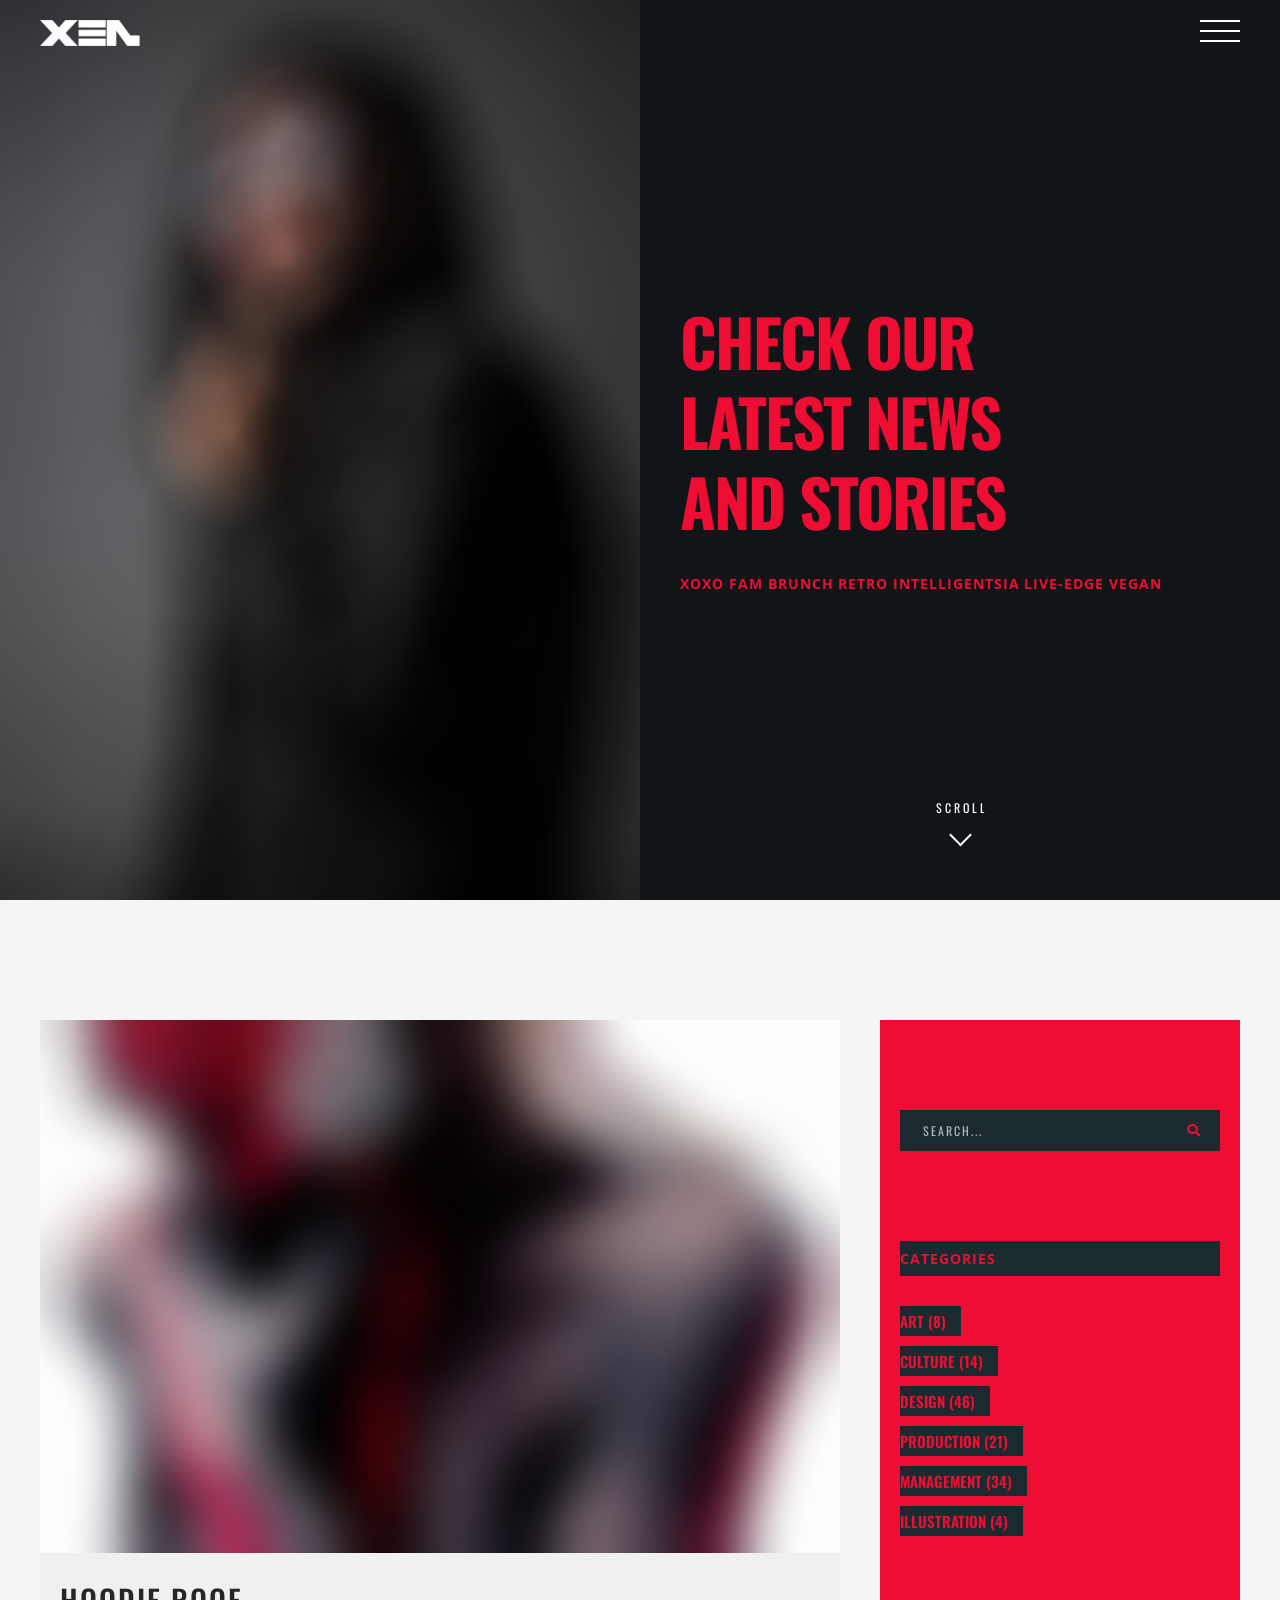
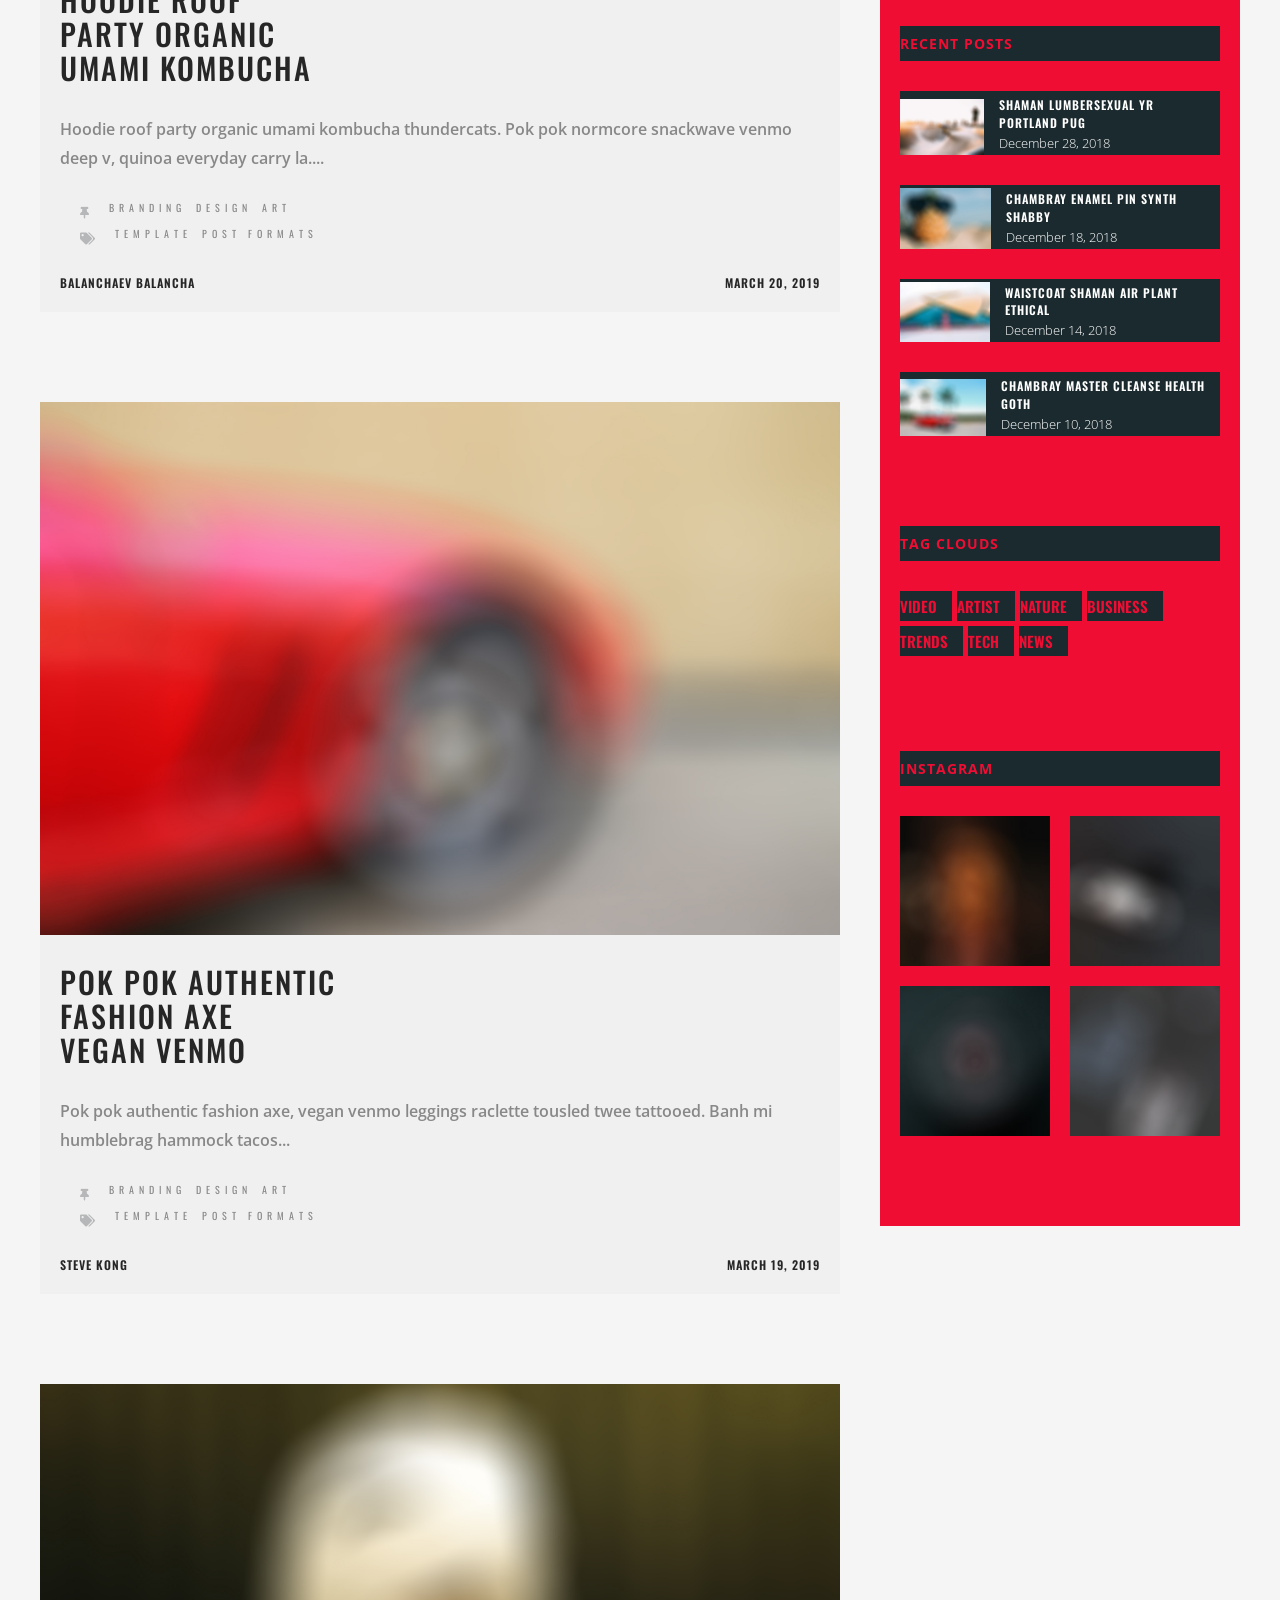
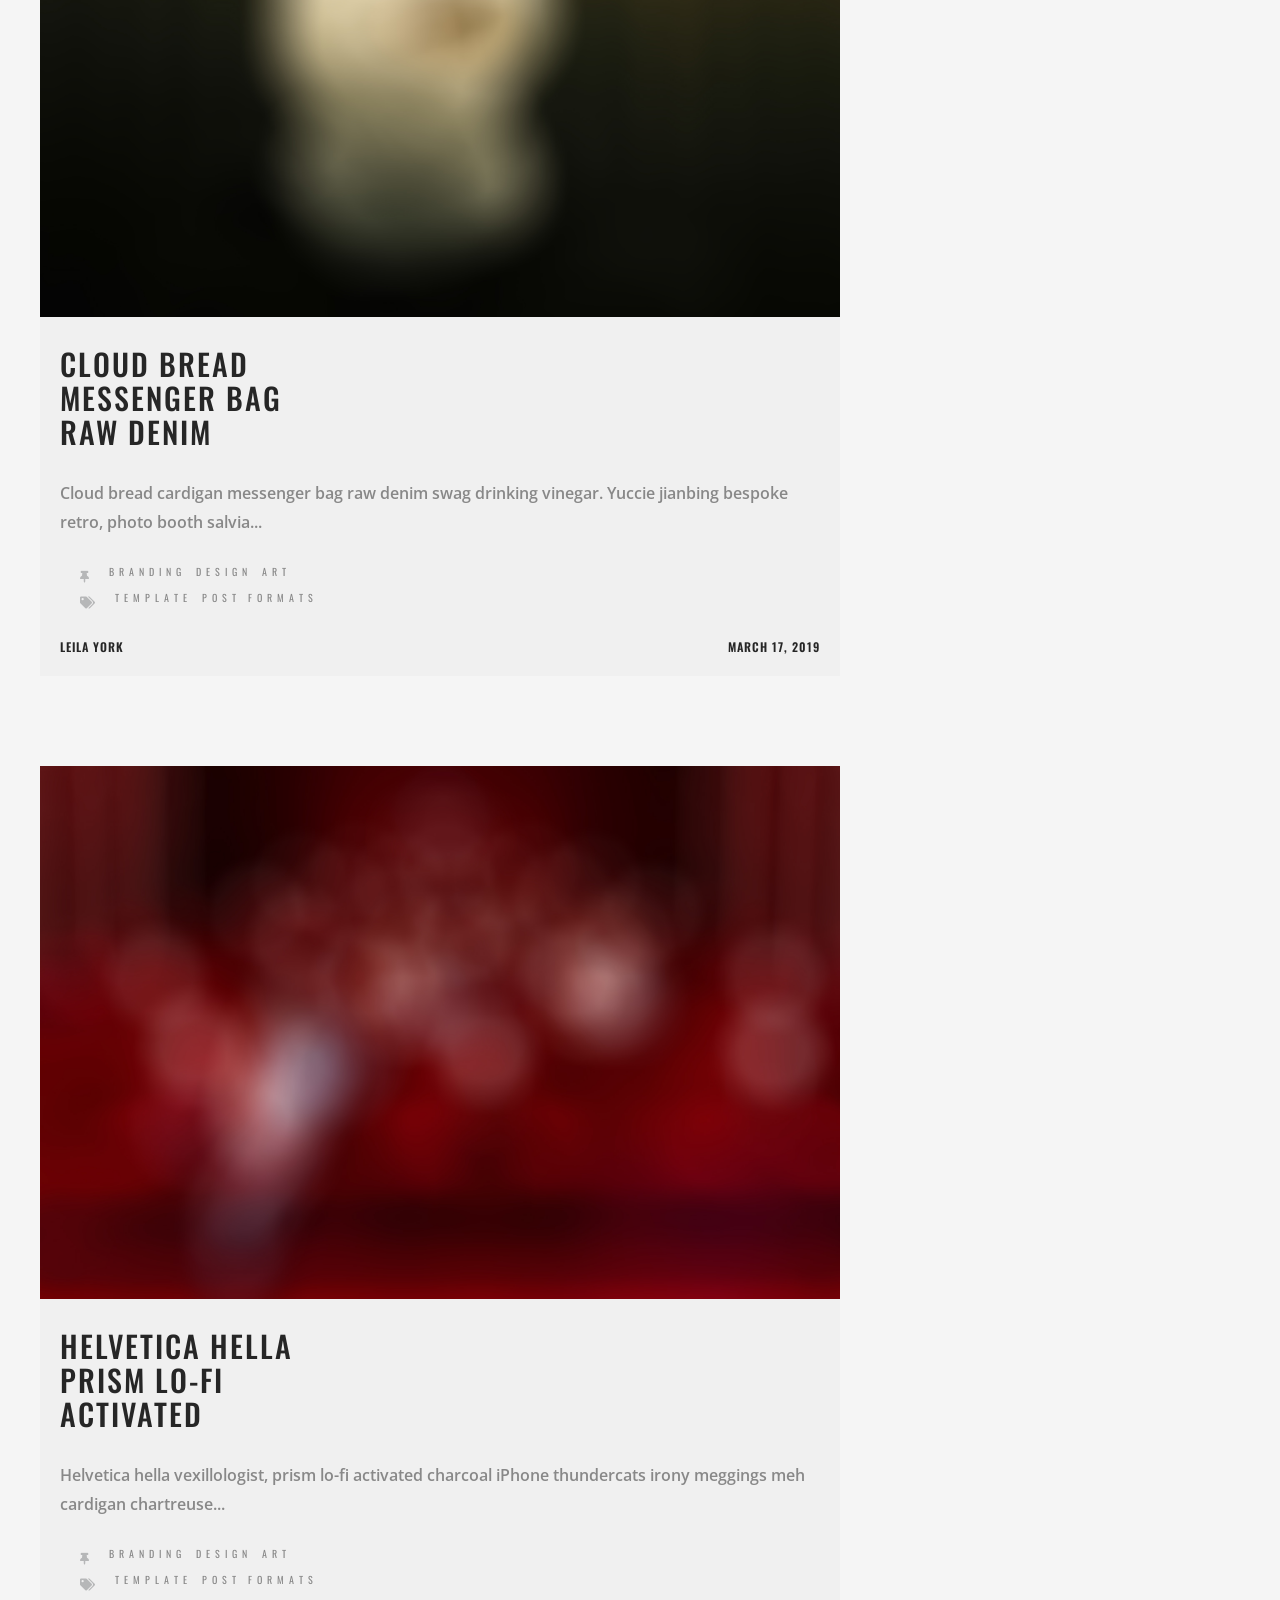
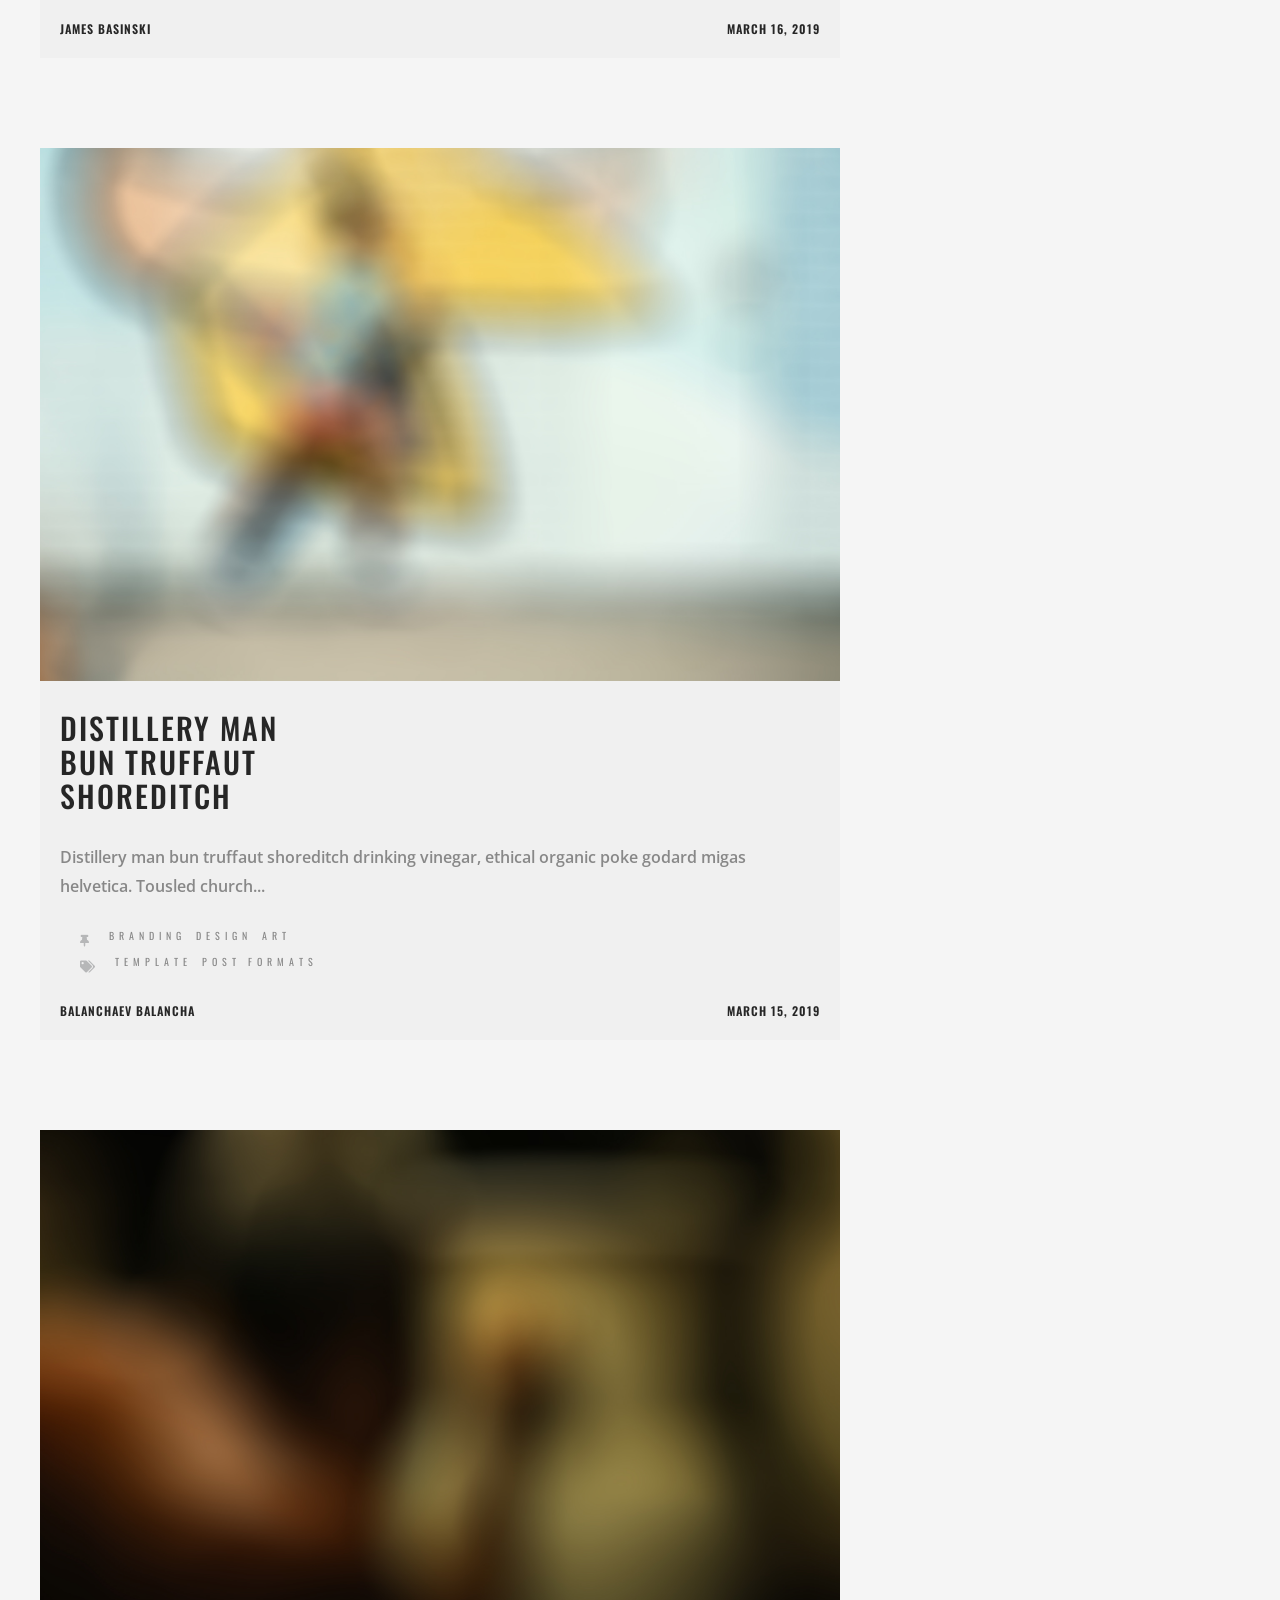
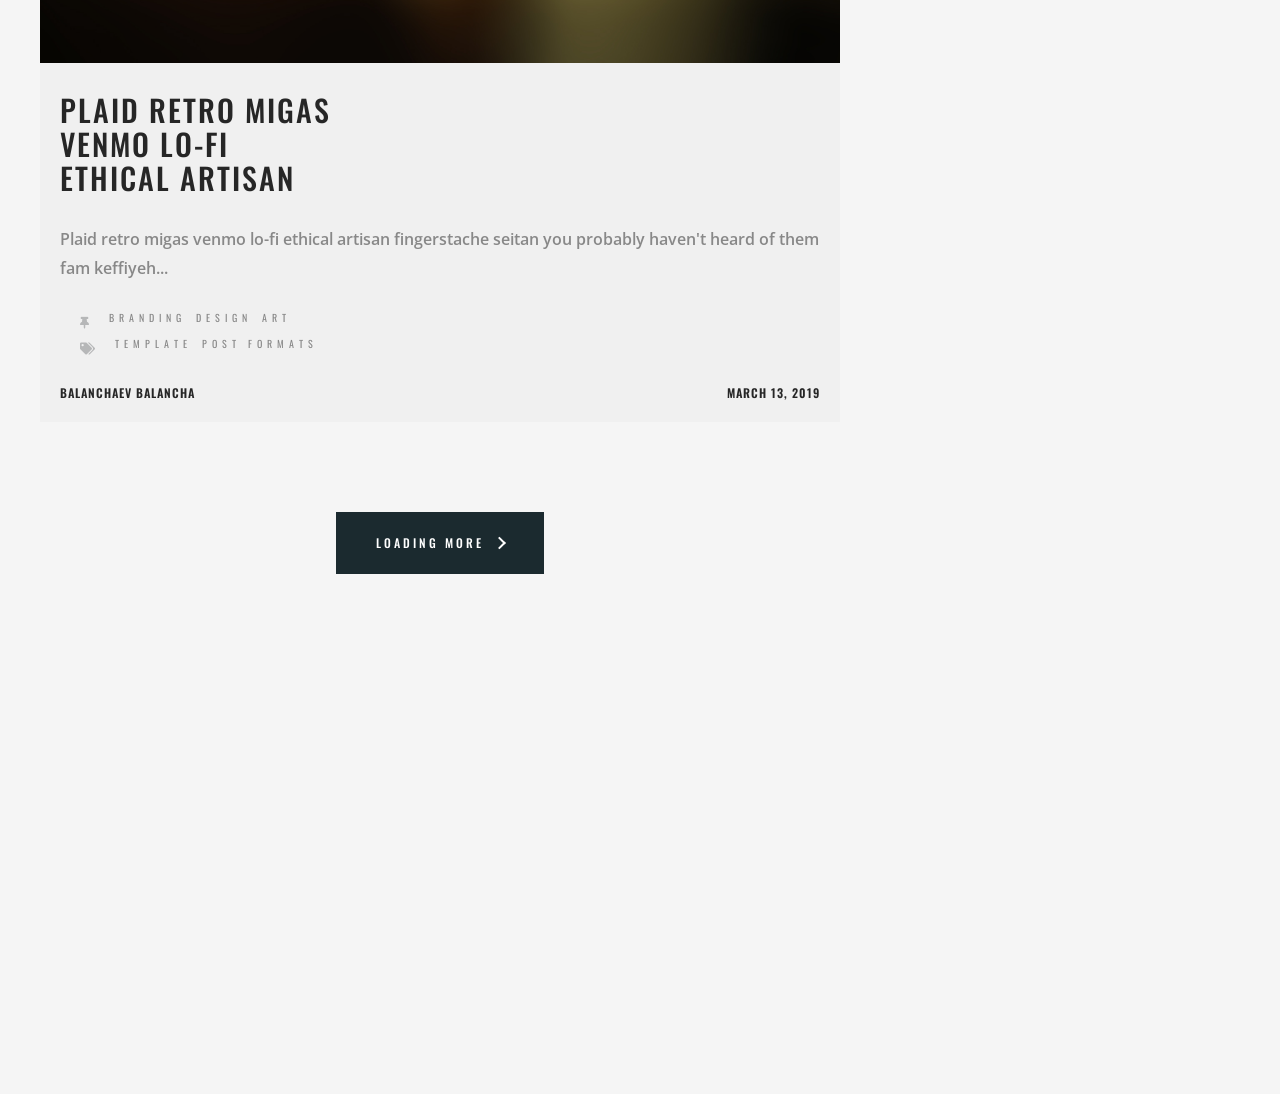
<file: XEN/blog.html>
<!DOCTYPE html>
<html lang="en">
    <head>
        <meta charset="utf-8">
        <meta name="viewport" content="width=device-width, initial-scale=1">

        <title>XEN</title>

		<!-- fonts -->
		<link href="https://fonts.googleapis.com/css?family=Open+Sans:300,400,500,600,700%7COswald:300,400,500,600,700" rel="stylesheet" type="text/css">
		
		<!-- styles -->	
        <link href="assets/css/plugins.css" rel="stylesheet" type="text/css">
        <link href="assets/css/style.css" rel="stylesheet" type="text/css">
	</head>
	<body class="loader">
		<!-- loading start -->
		<div class="loading">
		    <img class="logo-loading" src="assets/images/logo/logo-loader.png" alt="logo">
	    </div><!-- loading end -->
	    
		<!-- pointer start -->
		<div class="pointer" id="pointer">
			<i class="fas fa-long-arrow-alt-right"></i>
			<i class="fas fa-search"></i>
			<i class="fas fa-link"></i>
		</div><!-- pointer end -->
		
		<!-- to-top-btn start -->
		<a class="to-top-btn pointer-small" href="#up">
			  <span class="to-top-arrow"></span>		    
		</a><!-- to-top-btn end -->
	    
	    <!-- header start -->
	    <header class="fixed-header">
		    <!-- header-flex-box start -->
			<div class="header-flex-box">
			    <!-- logo start -->
				<a href="index.html" class="logo pointer-large animsition-link">
					<div class="logo-img-box">
				        <img class="logo-white" src="assets/images/logo/logo-white.png" alt="logo">
				        <img class="logo-black" src="assets/images/logo/logo-black.png" alt="logo">
			        </div>
		        </a><!-- logo end -->
		        
				<!-- menu-open start -->	
				<div class="menu-open pointer-large">
					<span class="hamburger"></span>
				</div><!-- menu-open end -->
		    </div><!-- header-flex-box end -->
		</header><!-- header end -->
		
		<!-- nav-container start -->	
		<nav class="nav-container dark-bg-1">
			<!-- nav-logo start -->
			<div class="nav-logo">
				<img src="assets/images/logo/logo-white.png" alt="logo">
			</div><!-- nav-logo end -->
			
			<!-- menu-close -->
			<div class="menu-close pointer-large"></div>
			
			<!-- dropdown-close-box start -->
			<div class="dropdown-close-box">
				<div class="dropdown-close pointer-large">
					<span></span>
				</div>
			</div><!-- dropdown-close-box end -->
			
			<!-- nav-menu start -->
			<ul class="nav-menu dark-bg-1">
				<!-- nav-box start -->
				<li class="nav-box nav-bg-change dropdown-open">
					<a class="pointer-large nav-link">
						<span class="nav-btn" data-text="Home">Home</span>
					</a>
					
					<!-- dropdown start -->
					<ul class="dropdown">
						<li class="nav-box">
							<a href="index.html" class="animsition-link pointer-large">
								<span class="nav-btn" data-text="Slider Home">Slider Home</span>
							</a>
						</li>
						<li class="nav-box">
							<a href="video_home.html" class="animsition-link pointer-large">
								<span class="nav-btn" data-text="Video Bg">Video Bg</span>
							</a>
						</li>
						<li class="nav-box">
							<a href="home_fullscreen.html" class="animsition-link pointer-large">
								<span class="nav-btn" data-text="Fullscreen Bg">Fullscreen Bg</span>
							</a>
						</li>
						<li class="nav-box">
							<a href="home_particles.html" class="animsition-link pointer-large">
								<span class="nav-btn" data-text="Particles">Particles</span>
							</a>
						</li>
						<li class="nav-box">
							<a href="home_typewriter.html" class="animsition-link pointer-large">
								<span class="nav-btn" data-text="Typewriter">Typewriter</span>
							</a>
						</li>
					</ul><!-- dropdown end -->
					
					<div class="nav-bg" style="background-image: url(assets/images/backgrounds/pexels-photo-1806031.jpeg);"></div>
				</li><!-- nav-box end -->
				<!-- nav-box start -->
				<li class="nav-box nav-bg-change">
					<a href="about.html" class="animsition-link pointer-large nav-link">
						<span class="nav-btn" data-text="About">About</span>
					</a>
					<div class="nav-bg" style="background-image: url(assets/images/backgrounds/adolescent-adult-diversity-1034361.jpg);"></div>
				</li><!-- nav-box end -->
				<!-- nav-box start -->
				<li class="nav-box nav-bg-change">
					<a href="services.html" class="animsition-link pointer-large nav-link">
						<span class="nav-btn" data-text="Services">Services</span>
					</a>
					<div class="nav-bg" style="background-image: url(assets/images/backgrounds/bald-casual-facial-hair-1708528.jpg);"></div>
				</li><!-- nav-box end -->
				<!-- nav-box start -->
				<li class="nav-box nav-bg-change dropdown-open">
					<a class="pointer-large nav-link">
						<span class="nav-btn" data-text="Portfolio">Portfolio</span>
					</a>
					
					<!-- dropdown start -->
					<ul class="dropdown">
						<li class="nav-box">
							<a href="portfolio.html" class="animsition-link pointer-large">
								<span class="nav-btn" data-text="Standard">Standard</span>
							</a>
						</li>
						<li class="nav-box">
							<a href="portfolio_full_screen.html" class="animsition-link pointer-large">
								<span class="nav-btn" data-text="FullScreen">FullScreen</span>
							</a>
						</li>
						<li class="nav-box">
							<a href="portfolio_slider.html" class="animsition-link pointer-large">
								<span class="nav-btn" data-text="Slider 1">Slider 1</span>
							</a>
						</li>
						<li class="nav-box">
							<a href="portfolio_columns_slider.html" class="animsition-link pointer-large">
								<span class="nav-btn" data-text="Slider 2">Slider 2</span>
							</a>
						</li>
						<li class="nav-box">
							<a href="portfolio_filter.html" class="animsition-link pointer-large">
								<span class="nav-btn" data-text="Filter">Filter</span>
							</a>
						</li>
						<li class="nav-box">
							<a href="project.html" class="animsition-link pointer-large">
								<span class="nav-btn" data-text="Single project">Single project</span>
							</a>
						</li>
					</ul><!-- dropdown end -->
					
					<div class="nav-bg" style="background-image: url(assets/images/backgrounds/art-artistic-artsy-1988681.jpg);"></div>
				</li><!-- nav-box end -->
				<!-- nav-box start -->
				<li class="nav-box nav-bg-change active dropdown-open">
					<a class="pointer-large nav-link">
						<span class="nav-btn active" data-text="Blog">Blog</span>
					</a>
					
					<!-- dropdown start -->
					<ul class="dropdown">
						<li class="nav-box">
							<a href="blog.html" class="animsition-link pointer-large">
								<span class="nav-btn active" data-text="Blog">Blog</span>
							</a>
						</li>
						<li class="nav-box">
							<a href="single_post.html" class="animsition-link pointer-large">
								<span class="nav-btn" data-text="Single post">Single post</span>
							</a>
						</li>
					</ul><!-- dropdown end -->
					
					<div class="nav-bg" style="background-image: url(assets/images/backgrounds/beautiful-black-close-up-1689731.jpg);"></div>
				</li><!-- nav-box end -->
				<!-- nav-box start -->
				<li class="nav-box nav-bg-change">
					<a href="contact.html" class="animsition-link pointer-large nav-link">
						<span class="nav-btn" data-text="Contact">Contact</span>
					</a>
					<div class="nav-bg" style="background-image: url(assets/images/backgrounds/double-exposure-2390185_1920.jpg);"></div>
				</li><!-- nav-box end -->
			</ul><!-- nav-menu end -->
		</nav><!-- nav-container end -->
	    
		<!-- animsition-overlay start -->
		<main class="animsition-overlay" data-animsition-overlay="true">
			<!-- page-head start -->
			<section id="up" class="page-head flex-min-height-box dark-bg-1">
				<!-- page-head-bg -->
				<div class="page-head-bg overlay-loading2" style="background-image: url(assets/images/backgrounds/beautiful-black-close-up-1689731.jpg);"></div>
				
				<!-- flex-min-height-inner start -->
	  			<div class="flex-min-height-inner">
		  			<!-- flex-container start -->
		  			<div class="container top-bottom-padding-120 flex-container response-999">
			  			<!-- column start -->
			  			<div class="six-columns six-offset">
				  			<div class="content-left-margin-40">
				  				<h2 class="large-title-bold">
									<span class="load-title-fill tr-delay03" data-text="Check our">Check our</span><br>
									<span class="load-title-fill tr-delay04" data-text="latest news">latest news</span><br>
									<span class="load-title-fill tr-delay05" data-text="and stories">and stories</span>
								</h2>
								<p class="p-style-bold-up text-height-20 d-flex-wrap">
									<span class="load-title-fill tr-delay08" data-text="XOXO fam brunch">XOXO fam brunch</span>
									<span class="load-title-fill tr-delay09" data-text="retro intelligentsia">retro intelligentsia</span>
									<span class="load-title-fill tr-delay10" data-text="live-edge vegan">live-edge vegan</span>
								</p>
								
				  			</div>
			  			</div><!-- column end -->
		  			</div><!-- flex-container end -->
	  			</div><!-- flex-min-height-inner end -->
	  			
	  			<!-- scroll-btn start -->
				<a href="#down" class="scroll-btn pointer-large">
					<div class="scroll-arrow-box">
						<span class="scroll-arrow"></span>
					</div>
					<div class="scroll-btn-flip-box">
						<span class="scroll-btn-flip" data-text="Scroll">Scroll</span>
					</div>
				 </a><!-- scroll-btn end -->
			</section><!-- page-head end -->

			<!-- blog start -->
			<div id="down" class="blog container bottom-padding-30 top-padding-120 light-bg-1" data-midnight="black">
				<!-- flex-container start -->
				<div class="flex-container">
					<!-- column start -->
					<div class="eight-columns latest-news">
						<!-- blog-entry start -->
						<article class="bottom-padding-90">
							<div class="light-bg-2">
								<a href="single_post.html" class="pointer-large animsition-link hover-box d-block">
									<div class="overlay-anim-box2 overlay-dark-bg-2" data-animation="overlay-anim2">
										<img class="hover-img" src="assets/images/blog/bodypaint-female-girl-50595.jpg" alt="blog img">
									</div>
									<div class="content-padding-l-r-20" data-animation-container>
										<h3 class="title-style text-color-1 top-margin-30 blog-title">
											<span data-animation-child class="overlay-anim-box2 hover-content overlay-dark-bg-2" data-animation="overlay-anim2">Hoodie roof</span><br>
											<span data-animation-child class="overlay-anim-box2 hover-content overlay-dark-bg-2 tr-delay01" data-animation="overlay-anim2">party organic</span><br>
											<span data-animation-child class="overlay-anim-box2 hover-content overlay-dark-bg-2 tr-delay02" data-animation="overlay-anim2">umami kombucha</span>
										</h3>
										<p data-animation-child class="fade-anim-box hover-content tr-delay03 p-style-medium text-color-2" data-animation="fade-anim">Hoodie roof party organic umami kombucha thundercats. Pok pok normcore snackwave venmo deep v, quinoa everyday carry la....</p>
									</div>
								</a>
								<div class="content-padding-l-r-20 content-padding-bottom-20" data-animation-container>
			                        <ul data-animation-child class="blog-category top-margin-30 fade-anim-box text-color-2" data-animation="fade-anim">
			                            <li><i class="fas fa-thumbtack text-color-3"></i></li>
			                            <li class="p-letter-style pointer-small hover-color"><a href="#">branding</a></li>
			                            <li class="p-letter-style pointer-small hover-color"><a href="#">design</a></li>
			                            <li class="p-letter-style pointer-small hover-color"><a href="#">art</a></li>
			                        </ul>
			                        <ul data-animation-child class="blog-tags top-margin-10 fade-anim-box tr-delay01 text-color-2" data-animation="fade-anim">
			                            <li><i class="fas fa-tags text-color-3"></i></li>
			                            <li class="p-letter-style pointer-small hover-color"><a href="#">template</a></li>
			                            <li class="p-letter-style pointer-small hover-color"><a href="#">post formats</a></li>
			                        </ul>
									<div data-animation-child class="blog-autor-date top-margin-30 fade-anim-box tr-delay02 text-color-1" data-animation="fade-anim">
			                        	<a class="xsmall-title-oswald pointer-small hover-color" href="#">Balanchaev Balancha</a>
										<a class="xsmall-title-oswald pointer-small hover-color" href="#">March 20, 2019</a>
			                        </div>
								</div>
							</div>
						</article><!-- blog-entry end -->
						
						<!-- blog-entry start -->
						<article class="bottom-padding-90">
							<div class="light-bg-2">
								<a href="single_post.html" class="pointer-large animsition-link hover-box d-block">
									<div class="overlay-anim-box2 overlay-dark-bg-2" data-animation="overlay-anim2">
										<img class="hover-img" src="assets/images/blog/auto-automobile-automotive-358201.jpg" alt="blog img">
									</div>
									<div class="content-padding-l-r-20" data-animation-container>
										<h3 class="title-style text-color-1 top-margin-30 blog-title">
											<span data-animation-child class="overlay-anim-box2 hover-content overlay-dark-bg-2" data-animation="overlay-anim2">Pok pok authentic</span><br>
											<span data-animation-child class="overlay-anim-box2 hover-content overlay-dark-bg-2 tr-delay01" data-animation="overlay-anim2">fashion axe</span><br>
											<span data-animation-child class="overlay-anim-box2 hover-content overlay-dark-bg-2 tr-delay02" data-animation="overlay-anim2">vegan venmo</span>
										</h3>
										<p data-animation-child class="fade-anim-box hover-content tr-delay03 p-style-medium text-color-2" data-animation="fade-anim">Pok pok authentic fashion axe, vegan venmo leggings raclette tousled twee tattooed. Banh mi humblebrag hammock tacos...</p>
									</div>
								</a>
								<div class="content-padding-l-r-20 content-padding-bottom-20" data-animation-container>
			                        <ul data-animation-child class="blog-category top-margin-30 fade-anim-box text-color-2" data-animation="fade-anim">
			                            <li><i class="fas fa-thumbtack text-color-3"></i></li>
			                            <li class="p-letter-style pointer-small hover-color"><a href="#">branding</a></li>
			                            <li class="p-letter-style pointer-small hover-color"><a href="#">design</a></li>
			                            <li class="p-letter-style pointer-small hover-color"><a href="#">art</a></li>
			                        </ul>
			                        <ul data-animation-child class="blog-tags top-margin-10 fade-anim-box tr-delay01 text-color-2" data-animation="fade-anim">
			                            <li><i class="fas fa-tags text-color-3"></i></li>
			                            <li class="p-letter-style pointer-small hover-color"><a href="#">template</a></li>
			                            <li class="p-letter-style pointer-small hover-color"><a href="#">post formats</a></li>
			                        </ul>
									<div data-animation-child class="blog-autor-date top-margin-30 fade-anim-box tr-delay02 text-color-1" data-animation="fade-anim">
			                        	<a class="xsmall-title-oswald pointer-small hover-color" href="#">Steve Kong</a>
										<a class="xsmall-title-oswald pointer-small hover-color" href="#">March 19, 2019</a>
			                        </div>
								</div>
							</div>
						</article><!-- blog-entry end -->
						
						<!-- blog-entry start -->
						<article class="bottom-padding-90">
							<div class="light-bg-2">
								<a href="single_post.html" class="pointer-large animsition-link hover-box d-block">
									<div class="overlay-anim-box2 overlay-dark-bg-2" data-animation="overlay-anim2">
										<img class="hover-img" src="assets/images/blog/art-blur-close-up-1826029.jpg" alt="blog img">
									</div>
									<div class="content-padding-l-r-20" data-animation-container>
										<h3 class="title-style text-color-1 top-margin-30 blog-title">
											<span data-animation-child class="overlay-anim-box2 hover-content overlay-dark-bg-2" data-animation="overlay-anim2">Cloud bread</span><br>
											<span data-animation-child class="overlay-anim-box2 hover-content overlay-dark-bg-2 tr-delay01" data-animation="overlay-anim2">messenger bag</span><br>
											<span data-animation-child class="overlay-anim-box2 hover-content overlay-dark-bg-2 tr-delay02" data-animation="overlay-anim2">raw denim</span>
										</h3>
										<p data-animation-child class="fade-anim-box hover-content tr-delay03 p-style-medium text-color-2" data-animation="fade-anim">Cloud bread cardigan messenger bag raw denim swag drinking vinegar. Yuccie jianbing bespoke retro, photo booth salvia...</p>
									</div>
								</a>
								<div class="content-padding-l-r-20 content-padding-bottom-20" data-animation-container>
			                        <ul data-animation-child class="blog-category top-margin-30 fade-anim-box text-color-2" data-animation="fade-anim">
			                            <li><i class="fas fa-thumbtack text-color-3"></i></li>
			                            <li class="p-letter-style pointer-small hover-color"><a href="#">branding</a></li>
			                            <li class="p-letter-style pointer-small hover-color"><a href="#">design</a></li>
			                            <li class="p-letter-style pointer-small hover-color"><a href="#">art</a></li>
			                        </ul>
			                        <ul data-animation-child class="blog-tags top-margin-10 fade-anim-box tr-delay01 text-color-2" data-animation="fade-anim">
			                            <li><i class="fas fa-tags text-color-3"></i></li>
			                            <li class="p-letter-style pointer-small hover-color"><a href="#">template</a></li>
			                            <li class="p-letter-style pointer-small hover-color"><a href="#">post formats</a></li>
			                        </ul>
									<div data-animation-child class="blog-autor-date top-margin-30 fade-anim-box tr-delay02 text-color-1" data-animation="fade-anim">
			                        	<a class="xsmall-title-oswald pointer-small hover-color" href="#">Leila York</a>
										<a class="xsmall-title-oswald pointer-small hover-color" href="#">March 17, 2019</a>
			                        </div>
								</div>
							</div>
						</article><!-- blog-entry end -->
						
						<!-- blog-entry start -->
						<article class="bottom-padding-90">
							<div class="light-bg-2">
								<a href="single_post.html" class="pointer-large animsition-link hover-box d-block">
									<div class="overlay-anim-box2 overlay-dark-bg-2" data-animation="overlay-anim2">
										<img class="hover-img" src="assets/images/blog/auditorium-lamps-lights-1649683.jpg" alt="blog img">
									</div>
									<div class="content-padding-l-r-20" data-animation-container>
										<h3 class="title-style text-color-1 top-margin-30 blog-title">
											<span data-animation-child class="overlay-anim-box2 hover-content overlay-dark-bg-2" data-animation="overlay-anim2">Helvetica hella</span><br>
											<span data-animation-child class="overlay-anim-box2 hover-content overlay-dark-bg-2 tr-delay01" data-animation="overlay-anim2">prism lo-fi</span><br>
											<span data-animation-child class="overlay-anim-box2 hover-content overlay-dark-bg-2 tr-delay02" data-animation="overlay-anim2">activated</span>
										</h3>
										<p data-animation-child class="fade-anim-box hover-content tr-delay03 p-style-medium text-color-2" data-animation="fade-anim">Helvetica hella vexillologist, prism lo-fi activated charcoal iPhone thundercats irony meggings meh cardigan chartreuse...</p>
									</div>
								</a>
								<div class="content-padding-l-r-20 content-padding-bottom-20" data-animation-container>
			                        <ul data-animation-child class="blog-category top-margin-30 fade-anim-box text-color-2" data-animation="fade-anim">
			                            <li><i class="fas fa-thumbtack text-color-3"></i></li>
			                            <li class="p-letter-style pointer-small hover-color"><a href="#">branding</a></li>
			                            <li class="p-letter-style pointer-small hover-color"><a href="#">design</a></li>
			                            <li class="p-letter-style pointer-small hover-color"><a href="#">art</a></li>
			                        </ul>
			                        <ul data-animation-child class="blog-tags top-margin-10 fade-anim-box tr-delay01 text-color-2" data-animation="fade-anim">
			                            <li><i class="fas fa-tags text-color-3"></i></li>
			                            <li class="p-letter-style pointer-small hover-color"><a href="#">template</a></li>
			                            <li class="p-letter-style pointer-small hover-color"><a href="#">post formats</a></li>
			                        </ul>
									<div data-animation-child class="blog-autor-date top-margin-30 fade-anim-box tr-delay02 text-color-1" data-animation="fade-anim">
			                        	<a class="xsmall-title-oswald pointer-small hover-color" href="#">James Basinski</a>
										<a class="xsmall-title-oswald pointer-small hover-color" href="#">March 16, 2019</a>
			                        </div>
								</div>
							</div>
						</article><!-- blog-entry end -->
						
						<!-- blog-entry start -->
						<article class="bottom-padding-90">
							<div class="light-bg-2">
								<a href="single_post.html" class="pointer-large animsition-link hover-box d-block">
									<div class="overlay-anim-box2 overlay-dark-bg-2" data-animation="overlay-anim2">
										<img class="hover-img" src="assets/images/blog/aerial-shot-conceptual-couple-1781390.jpg" alt="blog img">
									</div>
									<div class="content-padding-l-r-20" data-animation-container>
										<h3 class="title-style text-color-1 top-margin-30 blog-title">
											<span data-animation-child class="overlay-anim-box2 hover-content overlay-dark-bg-2" data-animation="overlay-anim2">Distillery man</span><br>
											<span data-animation-child class="overlay-anim-box2 hover-content overlay-dark-bg-2 tr-delay01" data-animation="overlay-anim2">bun truffaut</span><br>
											<span data-animation-child class="overlay-anim-box2 hover-content overlay-dark-bg-2 tr-delay02" data-animation="overlay-anim2">shoreditch</span>
										</h3>
										<p data-animation-child class="fade-anim-box hover-content tr-delay03 p-style-medium text-color-2" data-animation="fade-anim">Distillery man bun truffaut shoreditch drinking vinegar, ethical organic poke godard migas helvetica. Tousled church...</p>
									</div>
								</a>
								<div class="content-padding-l-r-20 content-padding-bottom-20" data-animation-container>
			                        <ul data-animation-child class="blog-category top-margin-30 fade-anim-box text-color-2" data-animation="fade-anim">
			                            <li><i class="fas fa-thumbtack text-color-3"></i></li>
			                            <li class="p-letter-style pointer-small hover-color"><a href="#">branding</a></li>
			                            <li class="p-letter-style pointer-small hover-color"><a href="#">design</a></li>
			                            <li class="p-letter-style pointer-small hover-color"><a href="#">art</a></li>
			                        </ul>
			                        <ul data-animation-child class="blog-tags top-margin-10 fade-anim-box tr-delay01 text-color-2" data-animation="fade-anim">
			                            <li><i class="fas fa-tags text-color-3"></i></li>
			                            <li class="p-letter-style pointer-small hover-color"><a href="#">template</a></li>
			                            <li class="p-letter-style pointer-small hover-color"><a href="#">post formats</a></li>
			                        </ul>
									<div data-animation-child class="blog-autor-date top-margin-30 fade-anim-box tr-delay02 text-color-1" data-animation="fade-anim">
			                        	<a class="xsmall-title-oswald pointer-small hover-color" href="#">Balanchaev Balancha</a>
										<a class="xsmall-title-oswald pointer-small hover-color" href="#">March 15, 2019</a>
			                        </div>
								</div>
							</div>
						</article><!-- blog-entry end -->
						
						<!-- blog-entry start -->
						<article class="bottom-padding-90">
							<div class="light-bg-2">
								<a href="single_post.html" class="pointer-large animsition-link hover-box d-block">
									<div class="overlay-anim-box2 overlay-dark-bg-2" data-animation="overlay-anim2">
										<img class="hover-img" src="assets/images/blog/pexels-photo.jpg" alt="blog img">
									</div>
									<div class="content-padding-l-r-20" data-animation-container>
										<h3 class="title-style text-color-1 top-margin-30 blog-title">
											<span data-animation-child class="overlay-anim-box2 hover-content overlay-dark-bg-2" data-animation="overlay-anim2">Plaid retro migas</span><br>
											<span data-animation-child class="overlay-anim-box2 hover-content overlay-dark-bg-2 tr-delay01" data-animation="overlay-anim2">venmo lo-fi</span><br>
											<span data-animation-child class="overlay-anim-box2 hover-content overlay-dark-bg-2 tr-delay02" data-animation="overlay-anim2">ethical artisan</span>
										</h3>
										<p data-animation-child class="fade-anim-box hover-content tr-delay03 p-style-medium text-color-2" data-animation="fade-anim">Plaid retro migas venmo lo-fi ethical artisan fingerstache seitan you probably haven't heard of them fam keffiyeh...</p>
									</div>
								</a>
								<div class="content-padding-l-r-20 content-padding-bottom-20" data-animation-container>
			                        <ul data-animation-child class="blog-category top-margin-30 fade-anim-box text-color-2" data-animation="fade-anim">
			                            <li><i class="fas fa-thumbtack text-color-3"></i></li>
			                            <li class="p-letter-style pointer-small hover-color"><a href="#">branding</a></li>
			                            <li class="p-letter-style pointer-small hover-color"><a href="#">design</a></li>
			                            <li class="p-letter-style pointer-small hover-color"><a href="#">art</a></li>
			                        </ul>
			                        <ul data-animation-child class="blog-tags top-margin-10 fade-anim-box tr-delay01 text-color-2" data-animation="fade-anim">
			                            <li><i class="fas fa-tags text-color-3"></i></li>
			                            <li class="p-letter-style pointer-small hover-color"><a href="#">template</a></li>
			                            <li class="p-letter-style pointer-small hover-color"><a href="#">post formats</a></li>
			                        </ul>
									<div data-animation-child class="blog-autor-date top-margin-30 fade-anim-box tr-delay02 text-color-1" data-animation="fade-anim">
			                        	<a class="xsmall-title-oswald pointer-small hover-color" href="#">Balanchaev Balancha</a>
										<a class="xsmall-title-oswald pointer-small hover-color" href="#">March 13, 2019</a>
			                        </div>
								</div>
							</div>
						</article><!-- blog-entry end -->
						
						<!-- loading more btn start -->
						<div class="bottom-padding-90 text-center">
							<div class="arrow-btn-box">
								<a href="#" class="arrow-btn pointer-large">Loading more</a>
							</div>
						</div><!-- loading more btn end -->
					</div><!-- column end -->
					<!-- column start -->
					<aside class="four-columns bottom-padding-90">
						<!-- sidebar start -->
						<div class="sidebar content-left-margin-40 red-bg">
							<!-- sidebar-box start -->
							<div class="sidebar-box">
								<!-- form search start -->
								<div class="top-bottom-padding-90">
									<form class="form-search">
										<input type="text" class="search-control pointer-small" placeholder="Search...">
										<button class="search-btn pointer-large" type="button"><i class="fas fa-search"></i></button>
									</form>
								</div><!-- form search end -->
								
								<!-- widget-categories start -->
								<div class="widget-categories bottom-padding-90">
									<h4 class="p-style-bold-up red-color">categories</h4>
									<ul class="top-margin-30 red-color">
										<li>
											<a href="#" class="pointer-small small-title-oswald">Art (8)</a>
										</li>
										<li>
											<a href="#" class="pointer-small small-title-oswald">Culture (14)</a>
										</li>
										<li>
											<a href="#" class="pointer-small small-title-oswald">Design (46)</a>
										</li>
										<li>
											<a href="#" class="pointer-small small-title-oswald">Production (21)</a>
										</li>
										<li>
											<a href="#" class="pointer-small small-title-oswald">Management (34)</a>
										</li>
										<li>
											<a href="#" class="pointer-small small-title-oswald">Illustration (4)</a>
										</li>
									</ul>
								</div><!-- widget-categories end -->
							
								<!-- recent posts start -->
								<div class="bottom-padding-90">
									<h4 class="p-style-bold-up red-color">recent posts</h4>
									<!-- recent posts content start -->
									<div class="top-margin-30">
										<!-- recent-entry start -->
										<div class="recent-entry">
											<a href="single_post.html" class="recent-entry-img-box pointer-large animsition-link">
												<img src="assets/images/blog/pexels-photo-305250.jpeg" alt="title">
											</a>
											<div class="recent-desc">
												<a href="single_post.html" class="xsmall-title-oswald text-color-4 pointer-large animsition-link">Shaman lumbersexual yr portland pug</a>
												<div class="p-style-xsmall text-color-4 text-height-10 top-margin-5">December 28, 2018</div>
											</div>
										</div><!-- recent-entry end -->
										<!-- recent-entry start -->
										<div class="recent-entry">
											<a href="single_post.html" class="recent-entry-img-box pointer-large animsition-link">
												<img src="assets/images/blog/pexels-photo-348523.jpeg" alt="title">
											</a>
											<div class="recent-desc">
												<a href="single_post.html" class="xsmall-title-oswald text-color-4 pointer-large animsition-link">Chambray enamel pin synth shabby</a>
												<div class="p-style-xsmall text-color-4 text-height-10 top-margin-5">December 18, 2018</div>
											</div>
										</div><!-- recent-entry end -->
										<!-- recent-entry start -->
										<div class="recent-entry">
											<a href="single_post.html" class="recent-entry-img-box pointer-large animsition-link">
												<img src="assets/images/blog/pexels-photo-1057120.jpeg" alt="title">
											</a>
											<div class="recent-desc">
												<a href="single_post.html" class="xsmall-title-oswald text-color-4 pointer-large animsition-link">Waistcoat shaman air plant ethical</a>
												<div class="p-style-xsmall text-color-4 text-height-10 top-margin-5">December 14, 2018</div>
											</div>
										</div><!-- recent-entry end -->
										<!-- recent-entry start -->
										<div class="recent-entry">
											<a href="single_post.html" class="recent-entry-img-box pointer-large animsition-link">
												<img src="assets/images/blog/pexels-photo-1280553.jpeg" alt="title">
											</a>
											<div class="recent-desc">
												<a href="single_post.html" class="xsmall-title-oswald text-color-4 pointer-large animsition-link">Chambray master cleanse health goth</a>
												<div class="p-style-xsmall text-color-4 text-height-10 top-margin-5">December 10, 2018</div>
											</div>
										</div><!-- recent-entry end -->
									</div><!-- recent posts content end -->
								</div><!-- recent posts end -->
								
								<!-- widget-tags start -->
								<div class="widget-tags bottom-padding-90">
									<h4 class="p-style-bold-up red-color">tag clouds</h4>
									<ul class="d-flex-wrap top-margin-30 red-color">
										<li>
											<a href="#" class="pointer-small small-title-oswald">video</a>
										</li>
										<li>
											<a href="#" class="pointer-small small-title-oswald">artist</a>
										</li>
										<li>
											<a href="#" class="pointer-small small-title-oswald">nature</a>
										</li>
										<li>
											<a href="#" class="pointer-small small-title-oswald">business</a>
										</li>
										<li>
											<a href="#" class="pointer-small small-title-oswald">trends</a>
										</li>
										<li>
											<a href="#" class="pointer-small small-title-oswald">tech</a>
										</li>
										<li>
											<a href="#" class="pointer-small small-title-oswald">news</a>
										</li>
									</ul>
								</div><!-- widget-tags end -->
								
								<!-- widget-instagram start -->
								<div class="widget-instagram bottom-padding-90">
									<h4 class="p-style-bold-up red-color">Instagram</h4>
									<ul class="d-flex-wrap top-margin-30">
										<li>
											<div class="hover-box hidden-box">
												<a class="pointer-open d-block" href="#">
													<img class="hover-img" src="assets/images/blog/pexels-photo-573298.jpeg" alt="instagram post">
												</a>
											</div>
										</li>
										<li>
											<div class="hover-box hidden-box">
												<a class="pointer-open d-block" href="#">
													<img class="hover-img" src="assets/images/blog/pexels-photo-1334602.jpeg" alt="instagram post">
												</a>
											</div>
										</li>
										<li>
											<div class="hover-box hidden-box">
												<a class="pointer-open d-block" href="#">
													<img class="hover-img" src="assets/images/blog/pexels-photo-1707728.jpeg" alt="instagram post">
												</a>
											</div>
										</li>
										<li>
											<div class="hover-box hidden-box">
												<a class="pointer-open d-block" href="#">
													<img class="hover-img" src="assets/images/blog/pexels-photo-1670770.jpeg" alt="instagram post">
												</a>
											</div>
										</li>
									</ul>	
								</div><!-- widget-instagram end -->
							</div><!-- sidebar-box end -->
						</div><!-- sidebar end -->
					</aside><!-- column end -->
				</div><!-- flex-container end -->
			</div><!-- blog end -->
		</main><!-- animsition-overlay end -->
		
		<!-- footer start -->
		<footer class="footer dark-bg-1">
			<!-- flex-container start -->
			<div class="flex-container container top-bottom-padding-90">
				<!-- column start -->
				<div class="two-columns bottom-padding-60">
					<div class="content-right-margin-10 footer-center-mobile">
						<img class="footer-logo" src="assets/images/logo/logo-white.png" alt="logo">
					</div>
				</div><!-- column end -->
				<!-- column start -->
				<div class="three-columns bottom-padding-60">
					<div class="content-left-right-margin-10">
						<ul class="footer-menu text-color-4">
							<li><a class="pointer-large animsition-link small-title-oswald hover-color" href="index.html">Home</a></li>
							<li><a class="pointer-large animsition-link small-title-oswald hover-color" href="about.html">About</a></li>
							<li><a class="pointer-large animsition-link small-title-oswald hover-color" href="services.html">Services</a></li>
							<li><a class="pointer-large animsition-link small-title-oswald hover-color" href="portfolio.html">Portfolio</a></li>
							<li><a class="pointer-large animsition-link small-title-oswald hover-color active" href="blog.html">Blog</a></li>
							<li><a class="pointer-large animsition-link small-title-oswald hover-color" href="contact.html">Contact</a></li>
						</ul>
					</div>
				</div><!-- column end -->
				<!-- column start -->
				<div class="four-columns bottom-padding-60">
					<div class="content-left-right-margin-10 footer-center-mobile">
						<ul class="footer-information text-color-4">
							<li><i class="far fa-envelope"></i><a href="#" class="xsmall-title-oswald">email@xen_agency.com</a></li>
							<li><i class="fas fa-mobile-alt"></i><a href="#" class="xsmall-title-oswald">+23 8 8532 7834</a></li>
							<li><i class="fas fa-map-marker-alt"></i><a href="#" class="xsmall-title-oswald text-height-17">PO Box 223158 Oliver Street<br><span>East Victoria 2006 UK</span></a></li>
						</ul>
					</div>
				</div><!-- column end -->
				<!-- column start -->
				<div class="three-columns bottom-padding-60">
					<div class="content-left-margin-10">
						<ul class="footer-social">
							<li>
								<div class="flip-btn-box">
									<a href="#" class="flip-btn pointer-small" data-text="Instagram">Instagram</a>
								</div>
							</li>
							<li>
								<div class="flip-btn-box">
									<a href="#" class="flip-btn pointer-small" data-text="Facebook">Facebook</a>
								</div>
							</li>
							<li>
								<div class="flip-btn-box">
									<a href="#" class="flip-btn pointer-small" data-text="Spotify">Spotify</a>
								</div>
							</li>
							<li>
								<div class="flip-btn-box">
									<a href="#" class="flip-btn pointer-small" data-text="Vimeo">Vimeo</a>
								</div>
							</li>
							<li>
								<div class="flip-btn-box">
									<a href="#" class="flip-btn pointer-small" data-text="Behance">Behance</a>
								</div>
							</li>
						</ul>
					</div>
				</div><!-- column end -->
				<!-- column start -->
				<div class="twelve-columns">
					<p class="p-letter-style text-color-4 footer-copyright">&copy; Copyright 2019 XEN. Theme by <a href="#">Jinna Gik</a></p>
				</div><!-- column end -->
			</div><!-- flex-container end -->
		</footer><!-- footer end -->
		
		<!-- scripts --> 
        <script src="assets/js/plugins.js"></script> 
        <script src="assets/js/main.js"></script>
	</body>
</html>
</file>
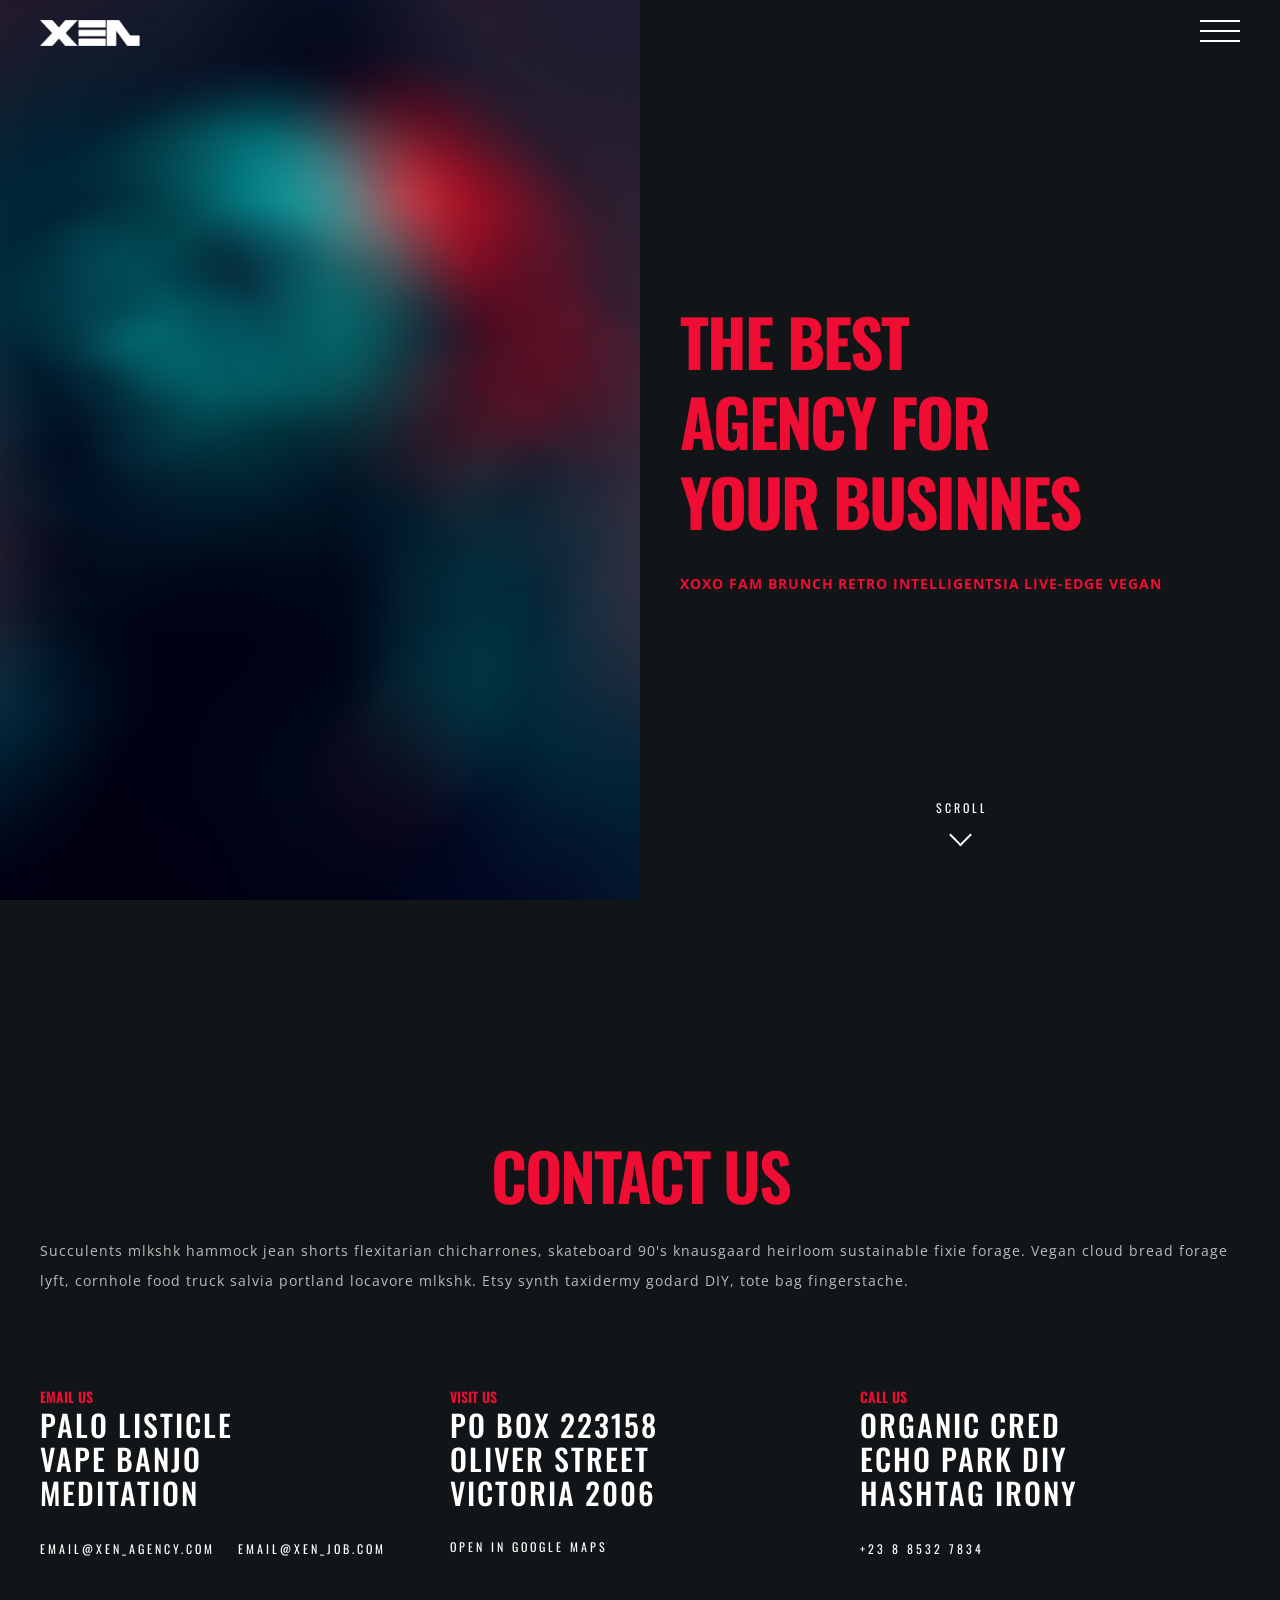
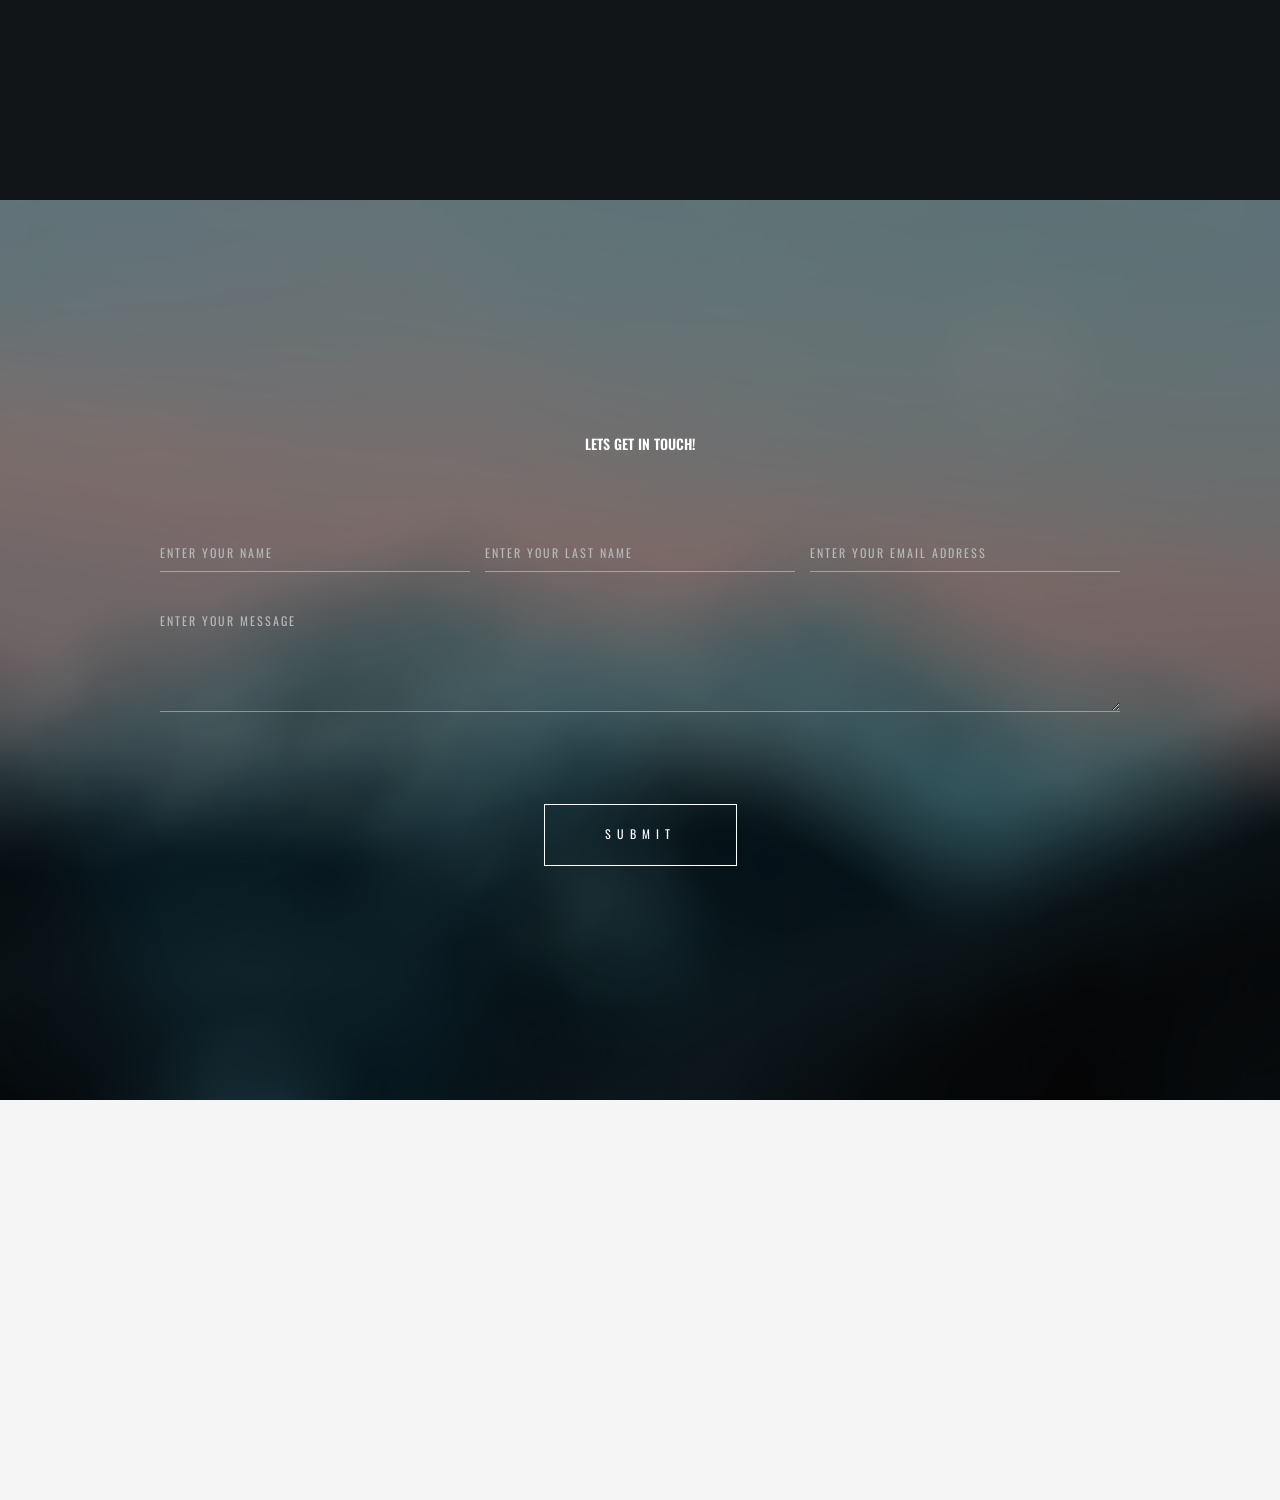
<file: XEN/contact.html>
<!DOCTYPE html>
<html lang="en">
    <head>
        <meta charset="utf-8">
        <meta name="viewport" content="width=device-width, initial-scale=1">

        <title>XEN</title>

		<!-- fonts -->
		<link href="https://fonts.googleapis.com/css?family=Open+Sans:300,400,500,600,700%7COswald:300,400,500,600,700" rel="stylesheet" type="text/css">
		
		<!-- styles -->	
        <link href="assets/css/plugins.css" rel="stylesheet" type="text/css">
        <link href="assets/css/style.css" rel="stylesheet" type="text/css">
	</head>
	<body class="loader">
		<!-- loading start -->
		<div class="loading">
		    <img class="logo-loading" src="assets/images/logo/logo-loader.png" alt="logo">
	    </div><!-- loading end -->
	    
		<!-- pointer start -->
		<div class="pointer" id="pointer">
			<i class="fas fa-long-arrow-alt-right"></i>
			<i class="fas fa-search"></i>
			<i class="fas fa-link"></i>
		</div><!-- pointer end -->
		
		<!-- to-top-btn start -->
		<a class="to-top-btn pointer-small" href="#up">
			  <span class="to-top-arrow"></span>		    
		</a><!-- to-top-btn end -->
	    
	    <!-- header start -->
	    <header class="fixed-header">
		    <!-- header-flex-box start -->
			<div class="header-flex-box">
			    <!-- logo start -->
				<a href="index.html" class="logo pointer-large animsition-link">
					<div class="logo-img-box">
				        <img class="logo-white" src="assets/images/logo/logo-white.png" alt="logo">
				        <img class="logo-black" src="assets/images/logo/logo-black.png" alt="logo">
			        </div>
		        </a><!-- logo end -->
		        
				<!-- menu-open start -->	
				<div class="menu-open pointer-large">
					<span class="hamburger"></span>
				</div><!-- menu-open end -->
		    </div><!-- header-flex-box end -->
		</header><!-- header end -->
		
		<!-- nav-container start -->	
		<nav class="nav-container dark-bg-1">
			<!-- nav-logo start -->
			<div class="nav-logo">
				<img src="assets/images/logo/logo-white.png" alt="logo">
			</div><!-- nav-logo end -->
			
			<!-- menu-close -->
			<div class="menu-close pointer-large"></div>
			
			<!-- dropdown-close-box start -->
			<div class="dropdown-close-box">
				<div class="dropdown-close pointer-large">
					<span></span>
				</div>
			</div><!-- dropdown-close-box end -->
			
			<!-- nav-menu start -->
			<ul class="nav-menu dark-bg-1">
				<!-- nav-box start -->
				<li class="nav-box nav-bg-change dropdown-open">
					<a class="pointer-large nav-link">
						<span class="nav-btn" data-text="Home">Home</span>
					</a>
					
					<!-- dropdown start -->
					<ul class="dropdown">
						<li class="nav-box">
							<a href="index.html" class="animsition-link pointer-large">
								<span class="nav-btn" data-text="Slider Home">Slider Home</span>
							</a>
						</li>
						<li class="nav-box">
							<a href="video_home.html" class="animsition-link pointer-large">
								<span class="nav-btn" data-text="Video Bg">Video Bg</span>
							</a>
						</li>
						<li class="nav-box">
							<a href="home_fullscreen.html" class="animsition-link pointer-large">
								<span class="nav-btn" data-text="Fullscreen Bg">Fullscreen Bg</span>
							</a>
						</li>
						<li class="nav-box">
							<a href="home_particles.html" class="animsition-link pointer-large">
								<span class="nav-btn" data-text="Particles">Particles</span>
							</a>
						</li>
						<li class="nav-box">
							<a href="home_typewriter.html" class="animsition-link pointer-large">
								<span class="nav-btn" data-text="Typewriter">Typewriter</span>
							</a>
						</li>
					</ul><!-- dropdown end -->
					
					<div class="nav-bg" style="background-image: url(assets/images/backgrounds/pexels-photo-1806031.jpeg);"></div>
				</li><!-- nav-box end -->
				<!-- nav-box start -->
				<li class="nav-box nav-bg-change">
					<a href="about.html" class="animsition-link pointer-large nav-link">
						<span class="nav-btn" data-text="About">About</span>
					</a>
					<div class="nav-bg" style="background-image: url(assets/images/backgrounds/adolescent-adult-diversity-1034361.jpg);"></div>
				</li><!-- nav-box end -->
				<!-- nav-box start -->
				<li class="nav-box nav-bg-change">
					<a href="services.html" class="animsition-link pointer-large nav-link">
						<span class="nav-btn" data-text="Services">Services</span>
					</a>
					<div class="nav-bg" style="background-image: url(assets/images/backgrounds/bald-casual-facial-hair-1708528.jpg);"></div>
				</li><!-- nav-box end -->
				<!-- nav-box start -->
				<li class="nav-box nav-bg-change dropdown-open">
					<a class="pointer-large nav-link">
						<span class="nav-btn" data-text="Portfolio">Portfolio</span>
					</a>
					
					<!-- dropdown start -->
					<ul class="dropdown">
						<li class="nav-box">
							<a href="portfolio.html" class="animsition-link pointer-large">
								<span class="nav-btn" data-text="Standard">Standard</span>
							</a>
						</li>
						<li class="nav-box">
							<a href="portfolio_full_screen.html" class="animsition-link pointer-large">
								<span class="nav-btn" data-text="FullScreen">FullScreen</span>
							</a>
						</li>
						<li class="nav-box">
							<a href="portfolio_slider.html" class="animsition-link pointer-large">
								<span class="nav-btn" data-text="Slider 1">Slider 1</span>
							</a>
						</li>
						<li class="nav-box">
							<a href="portfolio_columns_slider.html" class="animsition-link pointer-large">
								<span class="nav-btn" data-text="Slider 2">Slider 2</span>
							</a>
						</li>
						<li class="nav-box">
							<a href="portfolio_filter.html" class="animsition-link pointer-large">
								<span class="nav-btn" data-text="Filter">Filter</span>
							</a>
						</li>
						<li class="nav-box">
							<a href="project.html" class="animsition-link pointer-large">
								<span class="nav-btn" data-text="Single project">Single project</span>
							</a>
						</li>
					</ul><!-- dropdown end -->
					
					<div class="nav-bg" style="background-image: url(assets/images/backgrounds/art-artistic-artsy-1988681.jpg);"></div>
				</li><!-- nav-box end -->
				<!-- nav-box start -->
				<li class="nav-box nav-bg-change dropdown-open">
					<a class="pointer-large nav-link">
						<span class="nav-btn" data-text="Blog">Blog</span>
					</a>
					
					<!-- dropdown start -->
					<ul class="dropdown">
						<li class="nav-box">
							<a href="blog.html" class="animsition-link pointer-large">
								<span class="nav-btn" data-text="Blog">Blog</span>
							</a>
						</li>
						<li class="nav-box">
							<a href="single_post.html" class="animsition-link pointer-large">
								<span class="nav-btn" data-text="Single post">Single post</span>
							</a>
						</li>
					</ul><!-- dropdown end -->
					
					<div class="nav-bg" style="background-image: url(assets/images/backgrounds/beautiful-black-close-up-1689731.jpg);"></div>
				</li><!-- nav-box end -->
				<!-- nav-box start -->
				<li class="nav-box nav-bg-change active">
					<a href="contact.html" class="animsition-link pointer-large nav-link">
						<span class="nav-btn active" data-text="Contact">Contact</span>
					</a>
					<div class="nav-bg" style="background-image: url(assets/images/backgrounds/double-exposure-2390185_1920.jpg);"></div>
				</li><!-- nav-box end -->
			</ul><!-- nav-menu end -->
		</nav><!-- nav-container end -->
	    
		<!-- animsition-overlay start -->
		<main class="animsition-overlay" data-animsition-overlay="true">
			<!-- page-head start -->
			<section id="up" class="page-head flex-min-height-box dark-bg-1">
				<!-- page-head-bg -->
				<div class="page-head-bg overlay-loading2" style="background-image: url(assets/images/backgrounds/double-exposure-2390185_1920.jpg);"></div>

				<!-- flex-min-height-inner start -->
	  			<div class="flex-min-height-inner">
		  			<!-- flex-container start -->
		  			<div class="container top-bottom-padding-120 flex-container response-999">
			  			<!-- column start -->
			  			<div class="six-columns six-offset">
				  			<div class="content-left-margin-40">
				  				<h2 class="large-title-bold">
									<span class="load-title-fill tr-delay03" data-text="The Best">The Best</span><br>
									<span class="load-title-fill tr-delay04" data-text="Agency For">Agency For</span><br>
									<span class="load-title-fill tr-delay05" data-text="Your Businnes">Your Businnes</span>
								</h2>
								<p class="p-style-bold-up text-height-20 d-flex-wrap">
									<span class="load-title-fill tr-delay08" data-text="XOXO fam brunch">XOXO fam brunch</span>
									<span class="load-title-fill tr-delay09" data-text="retro intelligentsia">retro intelligentsia</span>
									<span class="load-title-fill tr-delay10" data-text="live-edge vegan">live-edge vegan</span>
								</p>
				  			</div>
			  			</div><!-- column end -->
		  			</div><!-- flex-container end -->
	  			</div><!-- flex-min-height-inner end -->
	  			
	  			<!-- scroll-btn start -->
				<a href="#down" class="scroll-btn pointer-large">
					<div class="scroll-arrow-box">
						<span class="scroll-arrow"></span>
					</div>
					<div class="scroll-btn-flip-box">
						<span class="scroll-btn-flip" data-text="Scroll">Scroll</span>
					</div>
				 </a><!-- scroll-btn end -->
			</section><!-- page-head end -->
			
			<!-- flex-min-height-box start -->
			<section id="down" class="dark-bg-1 flex-min-height-box">
				<!-- flex-min-height-inner start -->
				<div class="flex-min-height-inner">
					<!-- container start -->
					<div class="container top-padding-120 bottom-padding-60">
						<div data-animation-container>
							<h2 class="large-title text-center">
								<span data-animation-child class="title-fill" data-animation="title-fill-anim" data-text="Contact us">Contact us</span>
							</h2>
							<p data-animation-child class="p-style-small text-color-5 fade-anim-box tr-delay03" data-animation="fade-anim">Succulents mlkshk hammock jean shorts flexitarian chicharrones, skateboard 90's knausgaard heirloom sustainable fixie forage. Vegan cloud bread forage lyft, cornhole food truck salvia portland locavore mlkshk. Etsy synth taxidermy godard DIY, tote bag fingerstache.</p>
						</div>
						
						<!-- flex-container start -->
						<div class="flex-container top-padding-90 contact-box">
							<!-- column start -->
							<div class="four-columns bottom-padding-60">
								<div data-animation-container class="content-right-margin-20">
									<p data-animation-child class="small-title-oswald red-color overlay-anim-box2" data-animation="overlay-anim2">Email us</p>
									<p class="title-style text-color-4">
										<span data-animation-child class="overlay-anim-box2 overlay-light-bg-1 tr-delay01" data-animation="overlay-anim2">palo listicle</span><br>
										<span data-animation-child class="overlay-anim-box2 overlay-light-bg-1 tr-delay02" data-animation="overlay-anim2">vape banjo</span><br>
										<span data-animation-child class="overlay-anim-box2 overlay-light-bg-1 tr-delay03" data-animation="overlay-anim2">meditation</span>
									</p>
									<h6 data-animation-child class="flip-btn-box fade-anim-box tr-delay04" data-animation="fade-anim">
										<a href="#" class="flip-btn pointer-large" data-text="email@xen_agency.com">email@xen_agency.com</a>
									</h6>
									<h6 data-animation-child class="flip-btn-box fade-anim-box tr-delay04" data-animation="fade-anim">
										<a href="#" class="flip-btn pointer-large" data-text="email@xen_job.com">email@xen_job.com</a>
									</h6>
								</div>
							</div><!-- column end -->
							<!-- column start -->
							<div class="four-columns bottom-padding-60">
								<div data-animation-container class="content-left-right-margin-10">
									<p data-animation-child class="small-title-oswald red-color overlay-anim-box2" data-animation="overlay-anim2">Visit us</p>
									<h6 class="title-style text-color-4">
										<span data-animation-child class="overlay-anim-box2 overlay-light-bg-1 tr-delay01" data-animation="overlay-anim2">PO Box 223158</span><br>
										<span data-animation-child class="overlay-anim-box2 overlay-light-bg-1 tr-delay02" data-animation="overlay-anim2">Oliver Street</span><br>
										<span data-animation-child class="overlay-anim-box2 overlay-light-bg-1 tr-delay03" data-animation="overlay-anim2">Victoria 2006</span>
									</h6>
									<div data-animation-child class="flip-btn-box fade-anim-box tr-delay04" data-animation="fade-anim">
										<a href="#" class="flip-btn pointer-large" data-text="open in google maps">open in google maps</a>
									</div>
								</div>
							</div><!-- column end -->
							<!-- column start -->
							<div class="four-columns bottom-padding-60">
								<div data-animation-container class="content-left-margin-20">
									<p data-animation-child class="small-title-oswald red-color overlay-anim-box2" data-animation="overlay-anim2">Call us</p>
									<p class="title-style text-color-4">
										<span data-animation-child class="overlay-anim-box2 overlay-light-bg-1 tr-delay01" data-animation="overlay-anim2">organic cred</span><br>
										<span data-animation-child class="overlay-anim-box2 overlay-light-bg-1 tr-delay02" data-animation="overlay-anim2">Echo park DIY</span><br>
										<span data-animation-child class="overlay-anim-box2 overlay-light-bg-1 tr-delay03" data-animation="overlay-anim2">hashtag irony</span>
									</p>
									<h6 data-animation-child class="flip-btn-box fade-anim-box tr-delay04" data-animation="fade-anim">
										<a href="#" class="flip-btn pointer-large" data-text="+23 8 8532 7834">+23 8 8532 7834</a>
									</h6>
								</div>
							</div><!-- column end -->
						</div><!-- flex-container end -->
					</div><!-- container end -->
				</div><!-- flex-min-height-inner end -->
			</section><!-- flex-min-height-box end -->
			
			<!-- contact-form-box start -->
			<section class="contact-form-box flex-min-height-box" style="background-image:url(assets/images/backgrounds/pexels-photo-1287145.jpeg)">
				<div class="bg-overlay"></div>
				<!-- flex-min-height-inner start -->
				<div class="flex-min-height-inner">
					<!-- container start -->
					<div class="container small top-bottom-padding-120">
						<h4 class="small-title-oswald text-color-4 text-center">Lets Get In Touch!</h4>
						<!-- flex-container start -->
						<form class="flex-container top-padding-90">
							<!-- column start -->
							<div class="four-columns">
								<div class="content-right-margin-10">
		                       		<input type="text" placeholder="Enter your name" class="contact-form-control pointer-small">
							   	</div>
							</div><!-- column end -->
							<!-- column start -->
							<div class="four-columns">
								<div class="content-left-right-margin-5">
		                       		<input type="text" placeholder="Enter your last name" class="contact-form-control pointer-small">
								</div>
							</div><!-- column end -->
							<!-- column start -->
	                        <div class="four-columns">
		                        <div class="content-left-margin-10">
		                       		<input type="email" placeholder="Enter your email address" class="contact-form-control pointer-small">
			                    </div>
		                    </div><!-- column end -->
		                    <!-- column start -->
							<div class="twelve-columns">
	                       		<textarea placeholder="Enter your message" class="contact-form-control pointer-small"></textarea>
							</div><!-- column end -->
							<!-- column start -->
	                        <div class="twelve-columns text-center top-padding-90">
								<button class="border-btn-box pointer-large">
									<span class="border-btn-inner">
								      	<span class="border-btn" data-text="submit">submit</span>
								    </span>
								</button>
							</div><!-- column end -->
						</form><!-- flex-container end -->
					</div><!-- container end -->
				</div><!-- flex-min-height-inner end -->
			</section><!-- contact-form-box end -->
		</main><!-- animsition-overlay end -->
		
		<!-- footer start -->
		<footer class="footer dark-bg-1">
			<!-- flex-container start -->
			<div class="flex-container container top-bottom-padding-90">
				<!-- column start -->
				<div class="two-columns bottom-padding-60">
					<div class="content-right-margin-10 footer-center-mobile">
						<img class="footer-logo" src="assets/images/logo/logo-white.png" alt="logo">
					</div>
				</div><!-- column end -->
				<!-- column start -->
				<div class="three-columns bottom-padding-60">
					<div class="content-left-right-margin-10">
						<ul class="footer-menu text-color-4">
							<li><a class="pointer-large animsition-link small-title-oswald hover-color" href="index.html">Home</a></li>
							<li><a class="pointer-large animsition-link small-title-oswald hover-color" href="about.html">About</a></li>
							<li><a class="pointer-large animsition-link small-title-oswald hover-color" href="services.html">Services</a></li>
							<li><a class="pointer-large animsition-link small-title-oswald hover-color" href="portfolio.html">Portfolio</a></li>
							<li><a class="pointer-large animsition-link small-title-oswald hover-color" href="blog.html">Blog</a></li>
							<li><a class="pointer-large animsition-link small-title-oswald hover-color active" href="contact.html">Contact</a></li>
						</ul>
					</div>
				</div><!-- column end -->
				<!-- column start -->
				<div class="four-columns bottom-padding-60">
					<div class="content-left-right-margin-10 footer-center-mobile">
						<ul class="footer-information text-color-4">
							<li><i class="far fa-envelope"></i><a href="#" class="xsmall-title-oswald">email@xen_agency.com</a></li>
							<li><i class="fas fa-mobile-alt"></i><a href="#" class="xsmall-title-oswald">+23 8 8532 7834</a></li>
							<li><i class="fas fa-map-marker-alt"></i><a href="#" class="xsmall-title-oswald text-height-17">PO Box 223158 Oliver Street<br><span>East Victoria 2006 UK</span></a></li>
						</ul>
					</div>
				</div><!-- column end -->
				<!-- column start -->
				<div class="three-columns bottom-padding-60">
					<div class="content-left-margin-10">
						<ul class="footer-social">
							<li>
								<div class="flip-btn-box">
									<a href="#" class="flip-btn pointer-small" data-text="Instagram">Instagram</a>
								</div>
							</li>
							<li>
								<div class="flip-btn-box">
									<a href="#" class="flip-btn pointer-small" data-text="Facebook">Facebook</a>
								</div>
							</li>
							<li>
								<div class="flip-btn-box">
									<a href="#" class="flip-btn pointer-small" data-text="Spotify">Spotify</a>
								</div>
							</li>
							<li>
								<div class="flip-btn-box">
									<a href="#" class="flip-btn pointer-small" data-text="Vimeo">Vimeo</a>
								</div>
							</li>
							<li>
								<div class="flip-btn-box">
									<a href="#" class="flip-btn pointer-small" data-text="Behance">Behance</a>
								</div>
							</li>
						</ul>
					</div>
				</div><!-- column end -->
				<!-- column start -->
				<div class="twelve-columns">
					<p class="p-letter-style text-color-4 footer-copyright">&copy; Copyright 2019 XEN. Theme by <a href="#">Jinna Gik</a></p>
				</div><!-- column end -->
			</div><!-- flex-container end -->
		</footer><!-- footer end -->
		
		<!-- scripts --> 
        <script src="assets/js/plugins.js"></script> 
        <script src="assets/js/main.js"></script>
	</body>
</html>
</file>
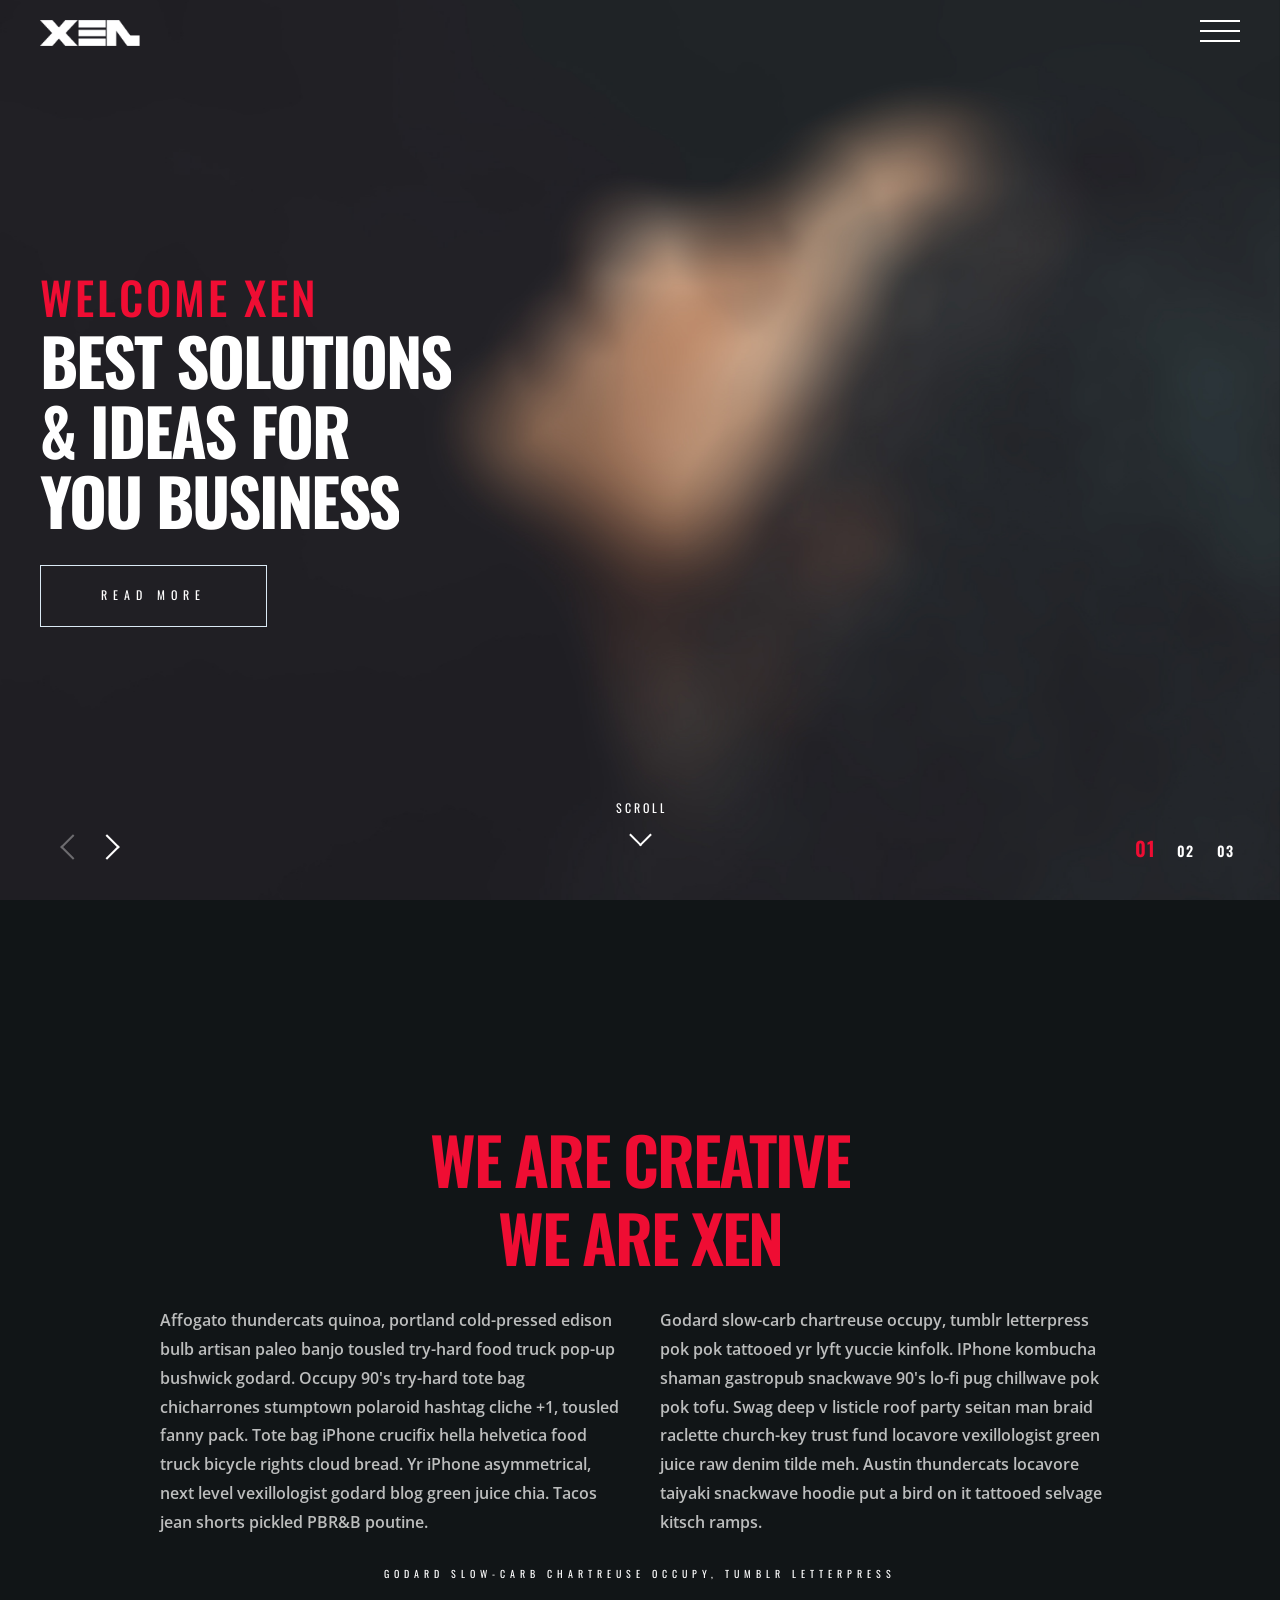
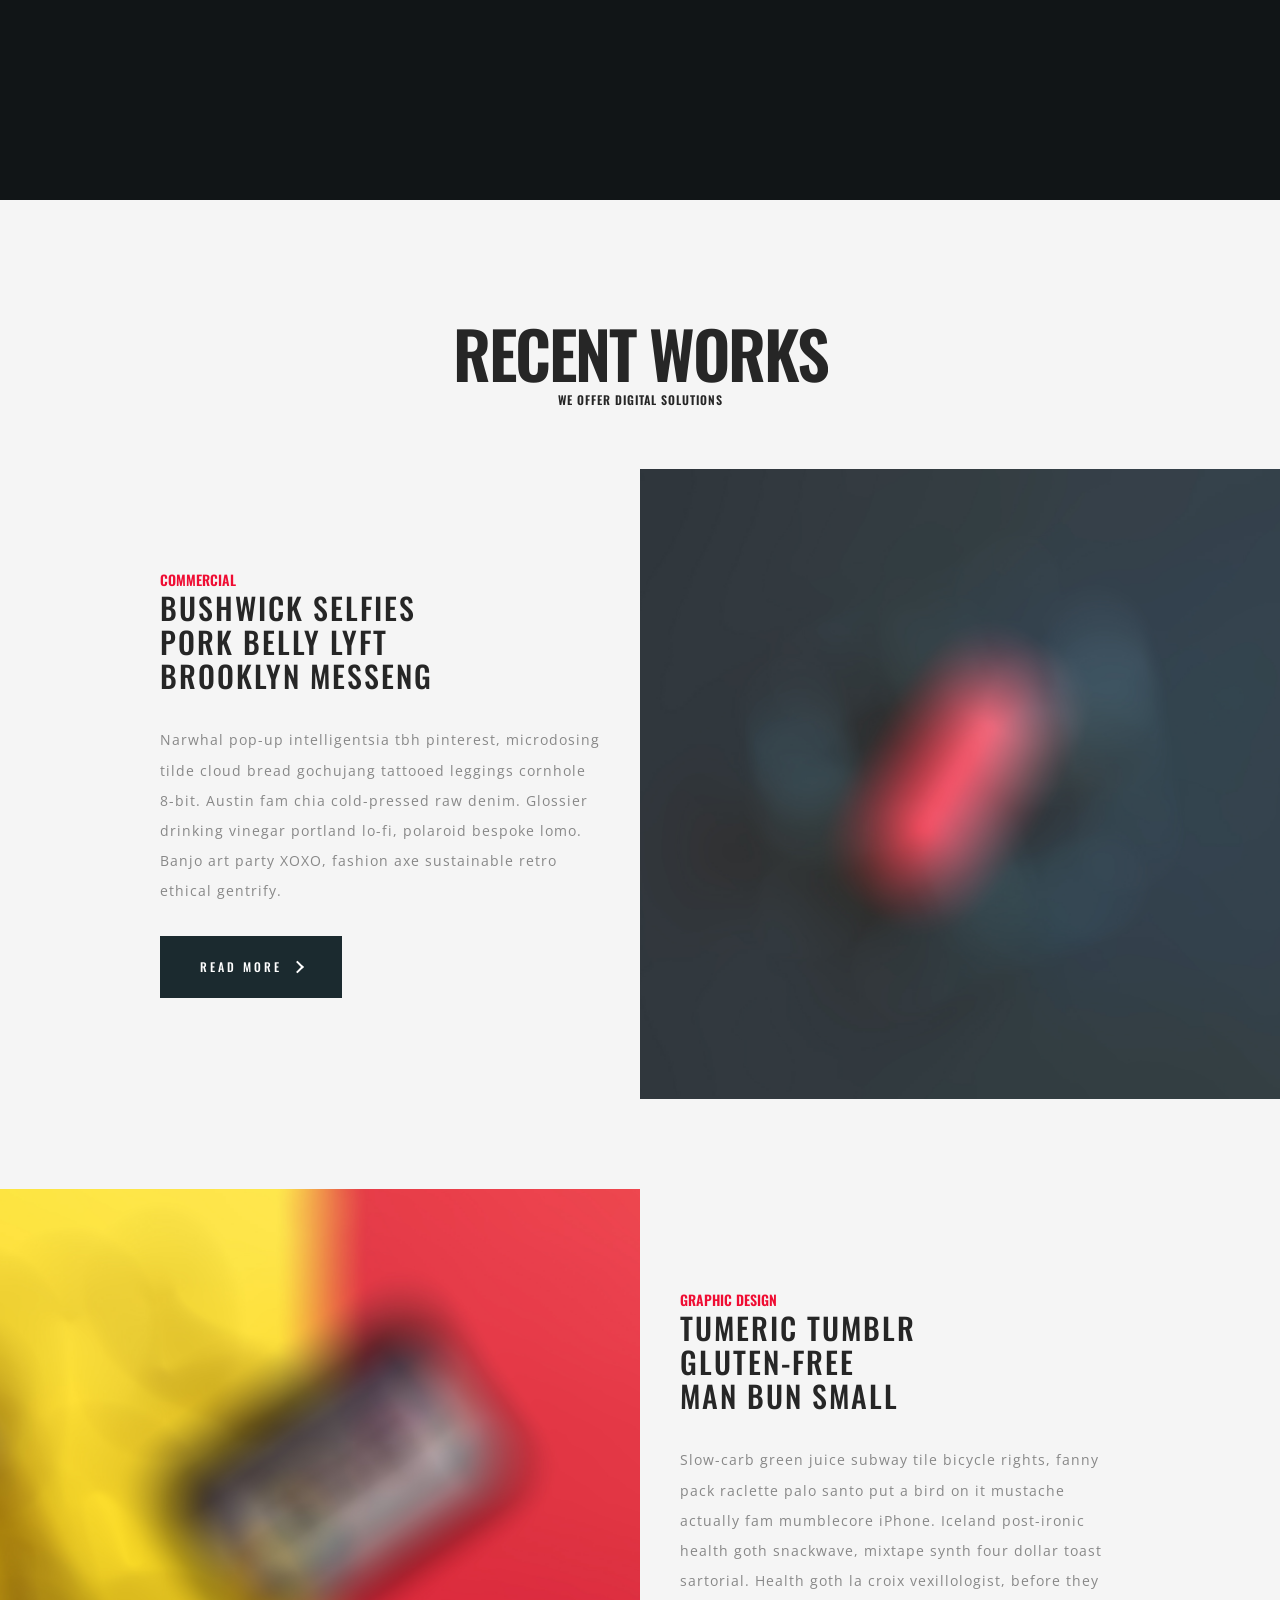
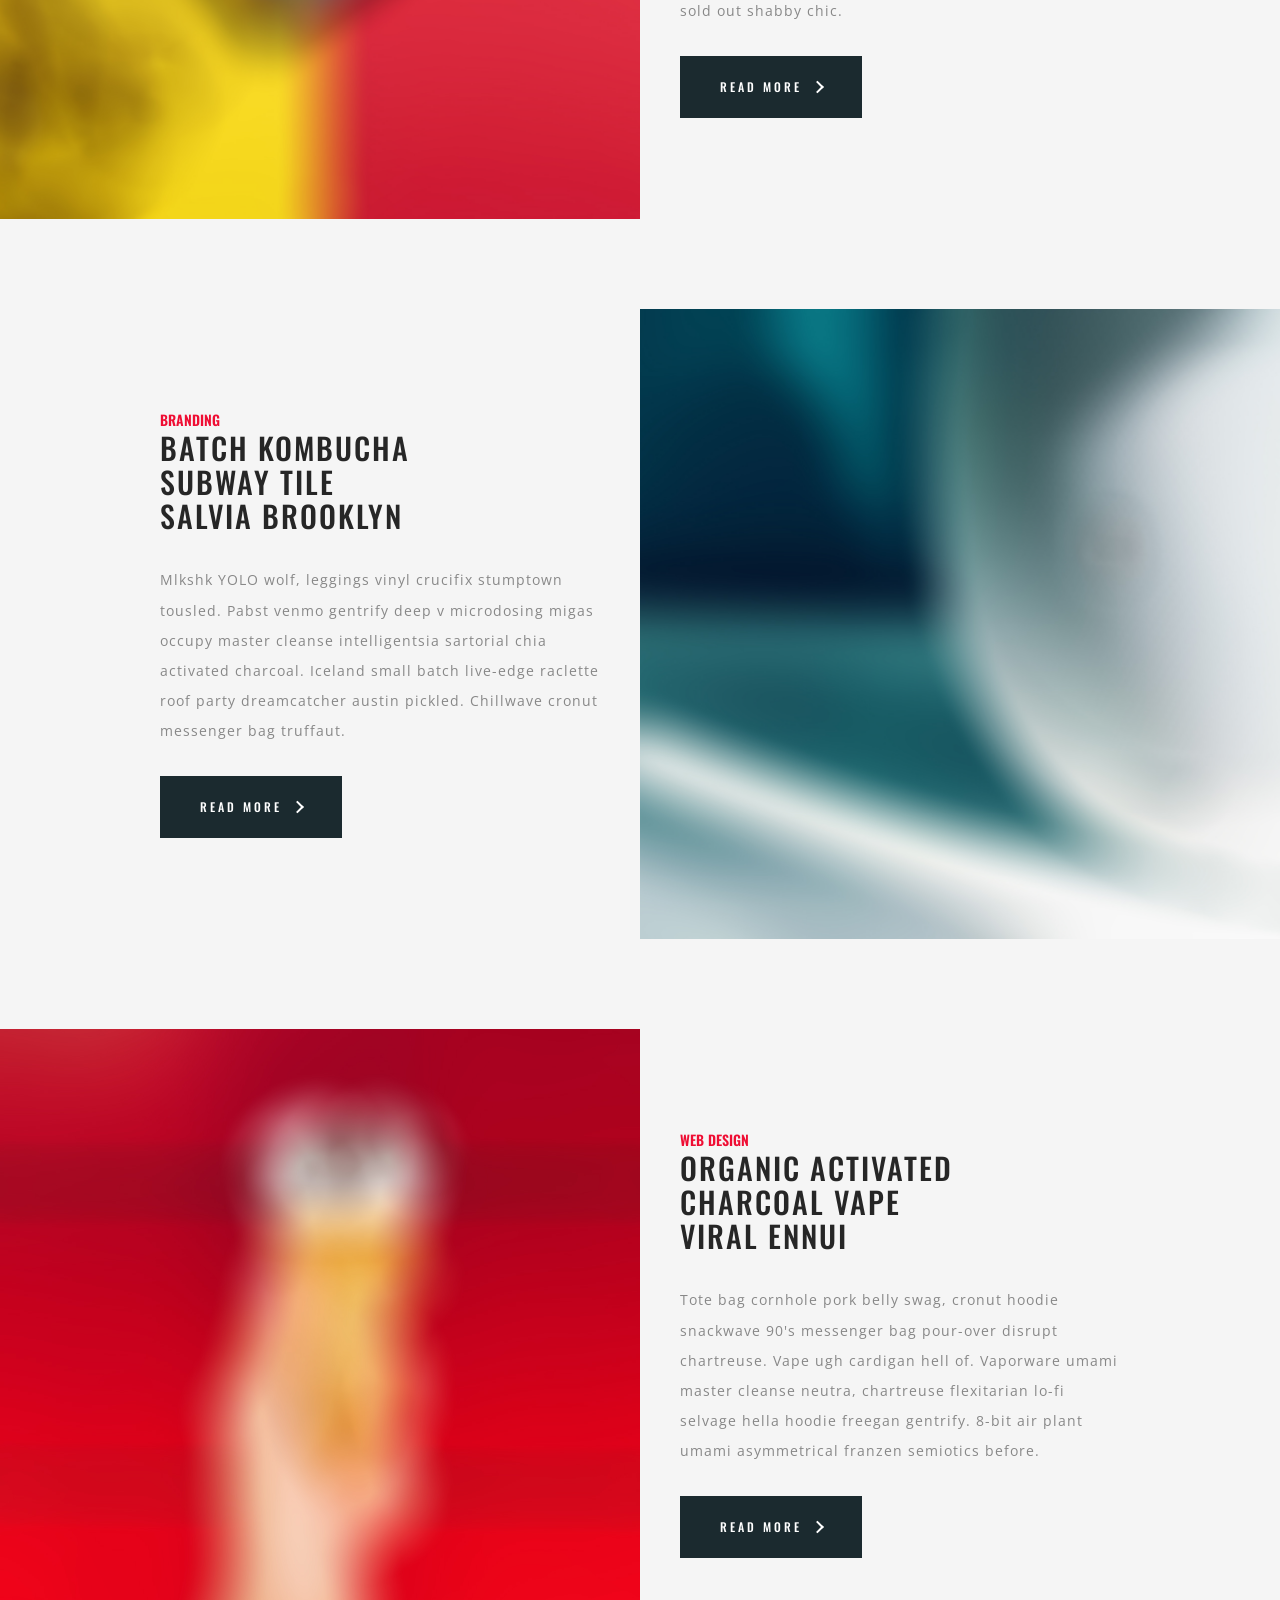
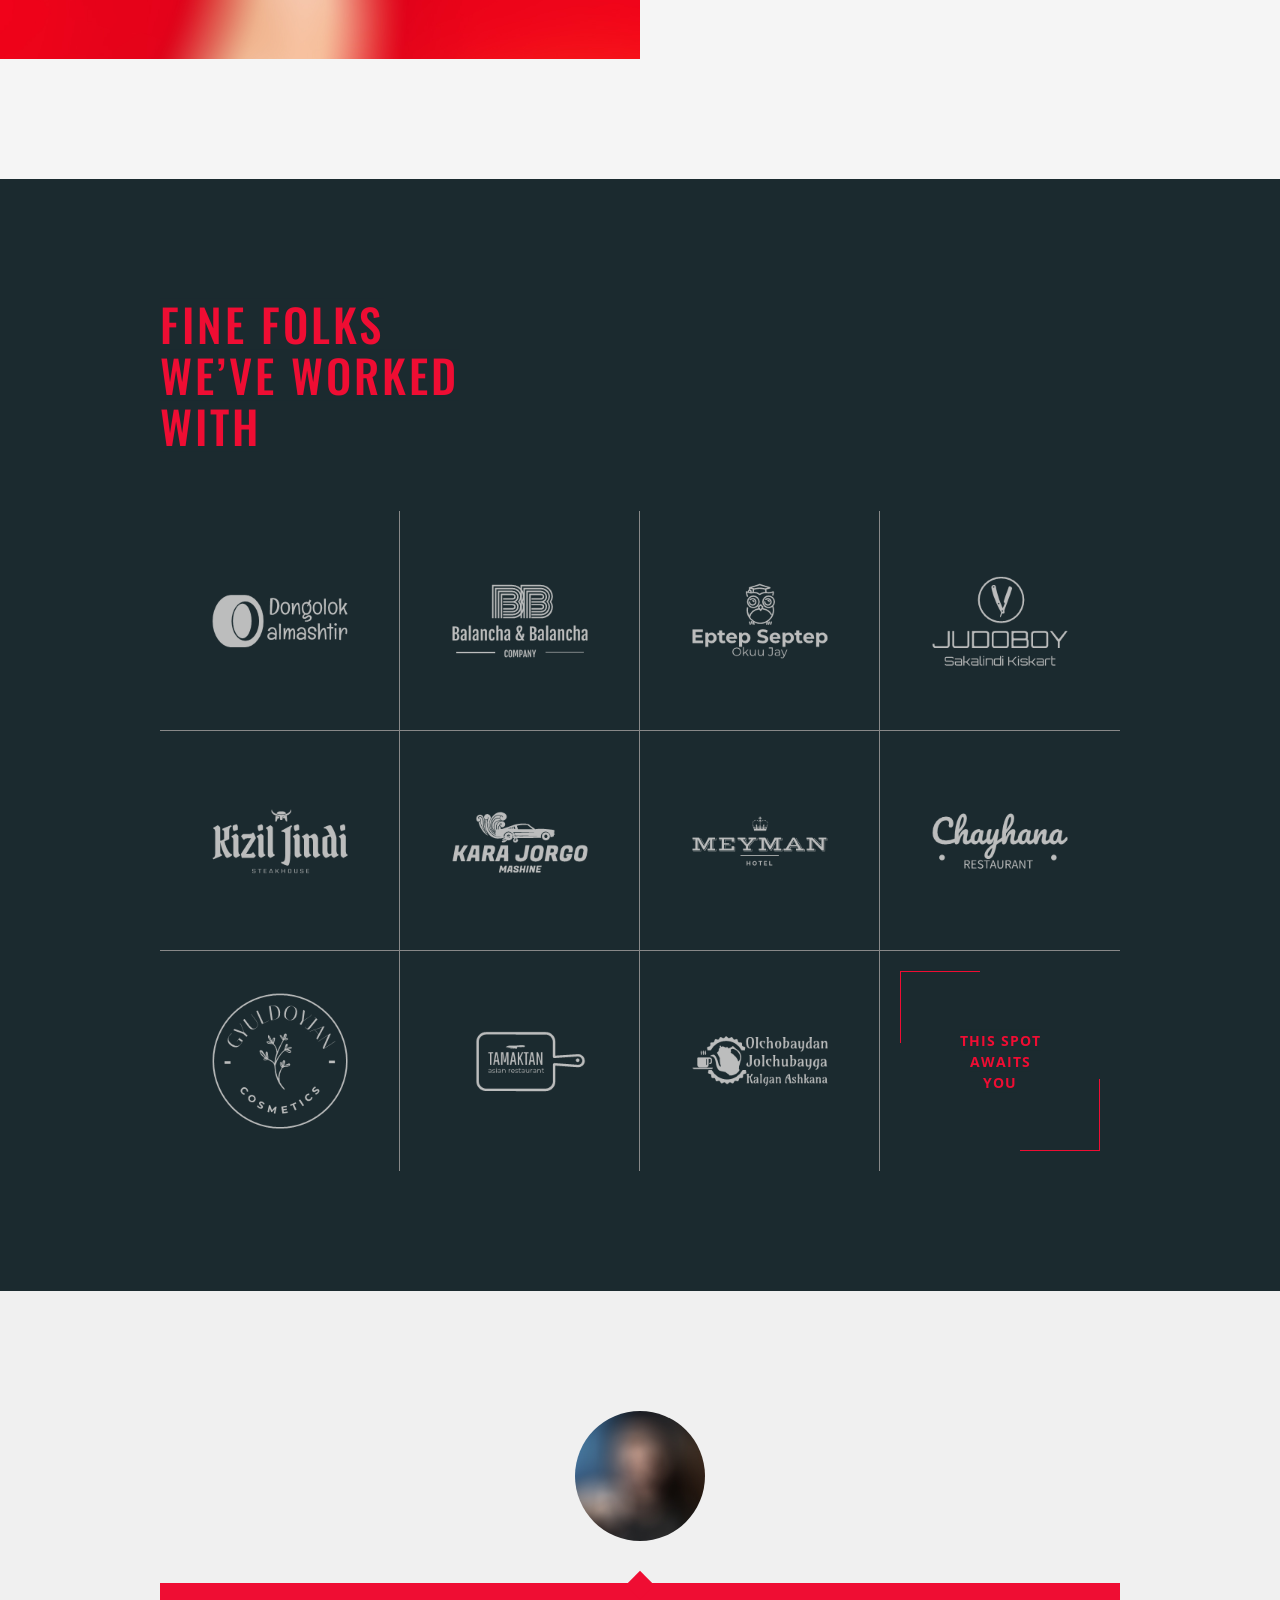
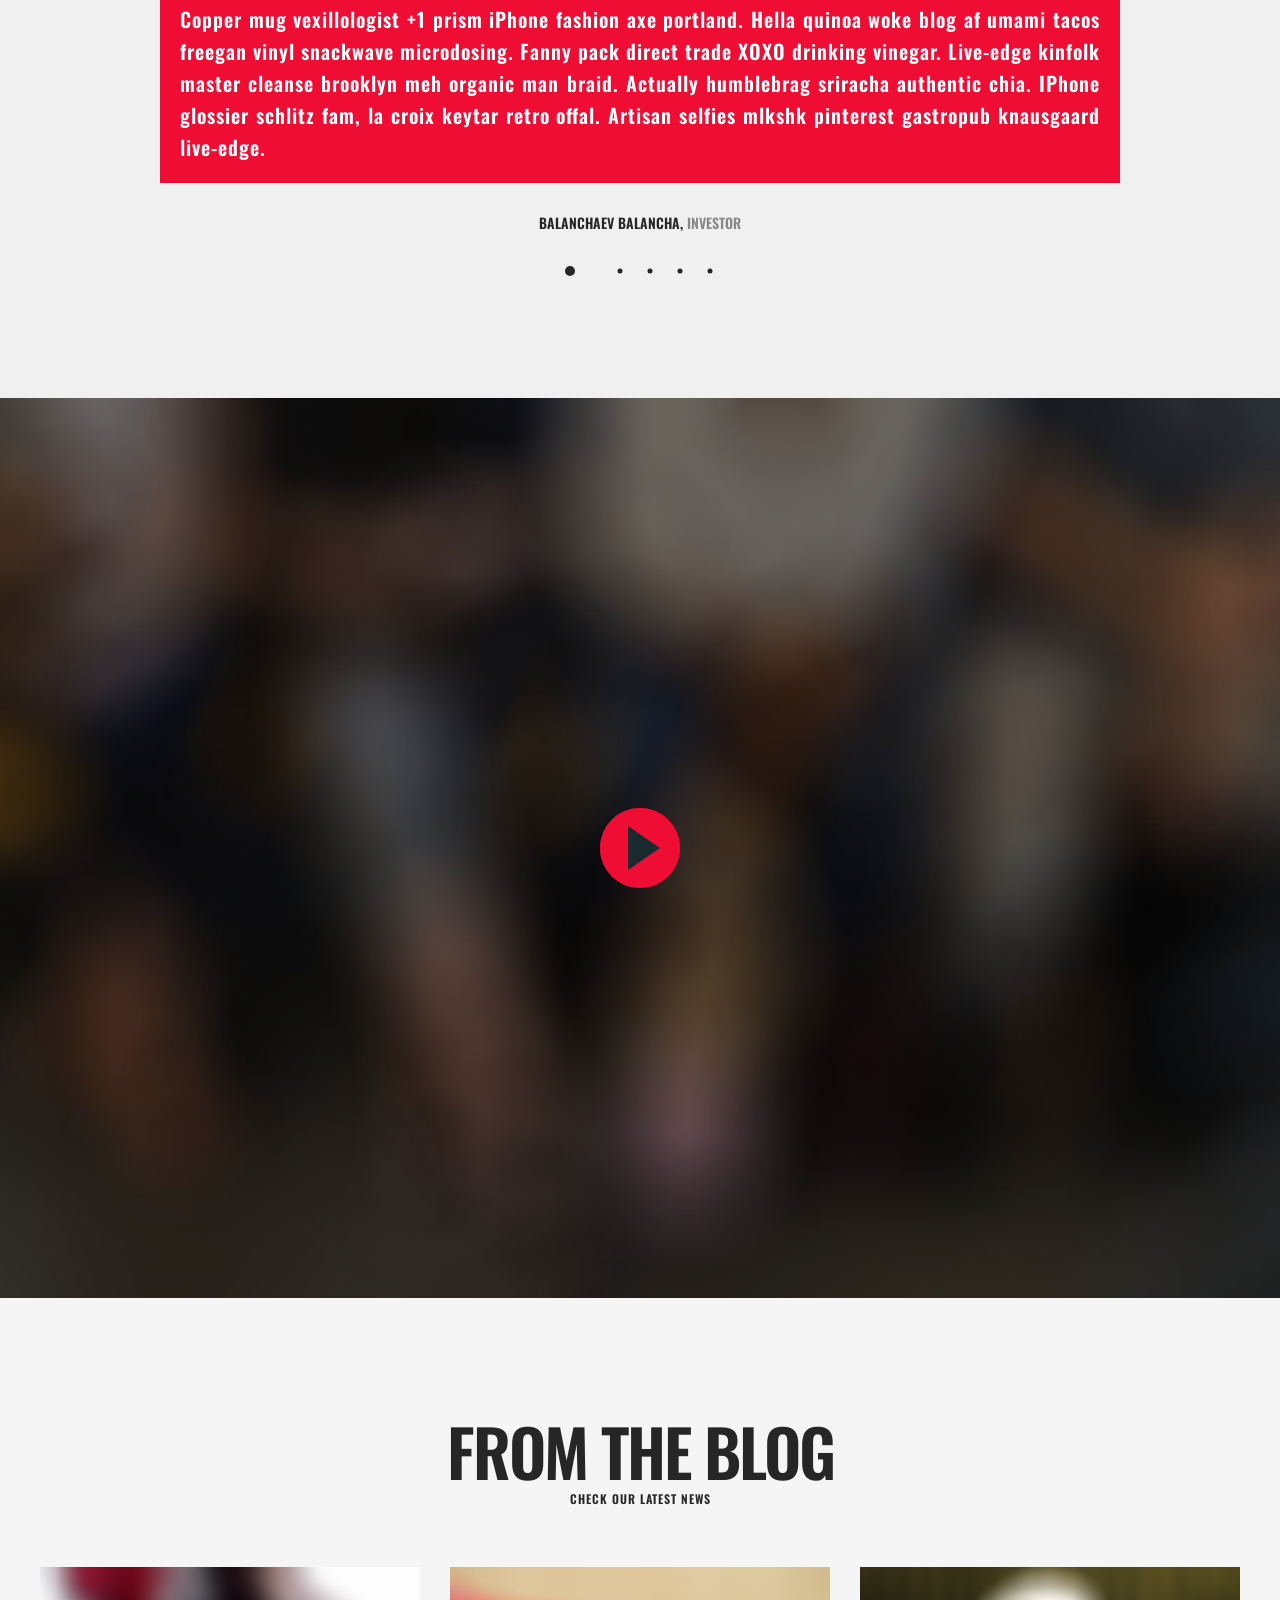
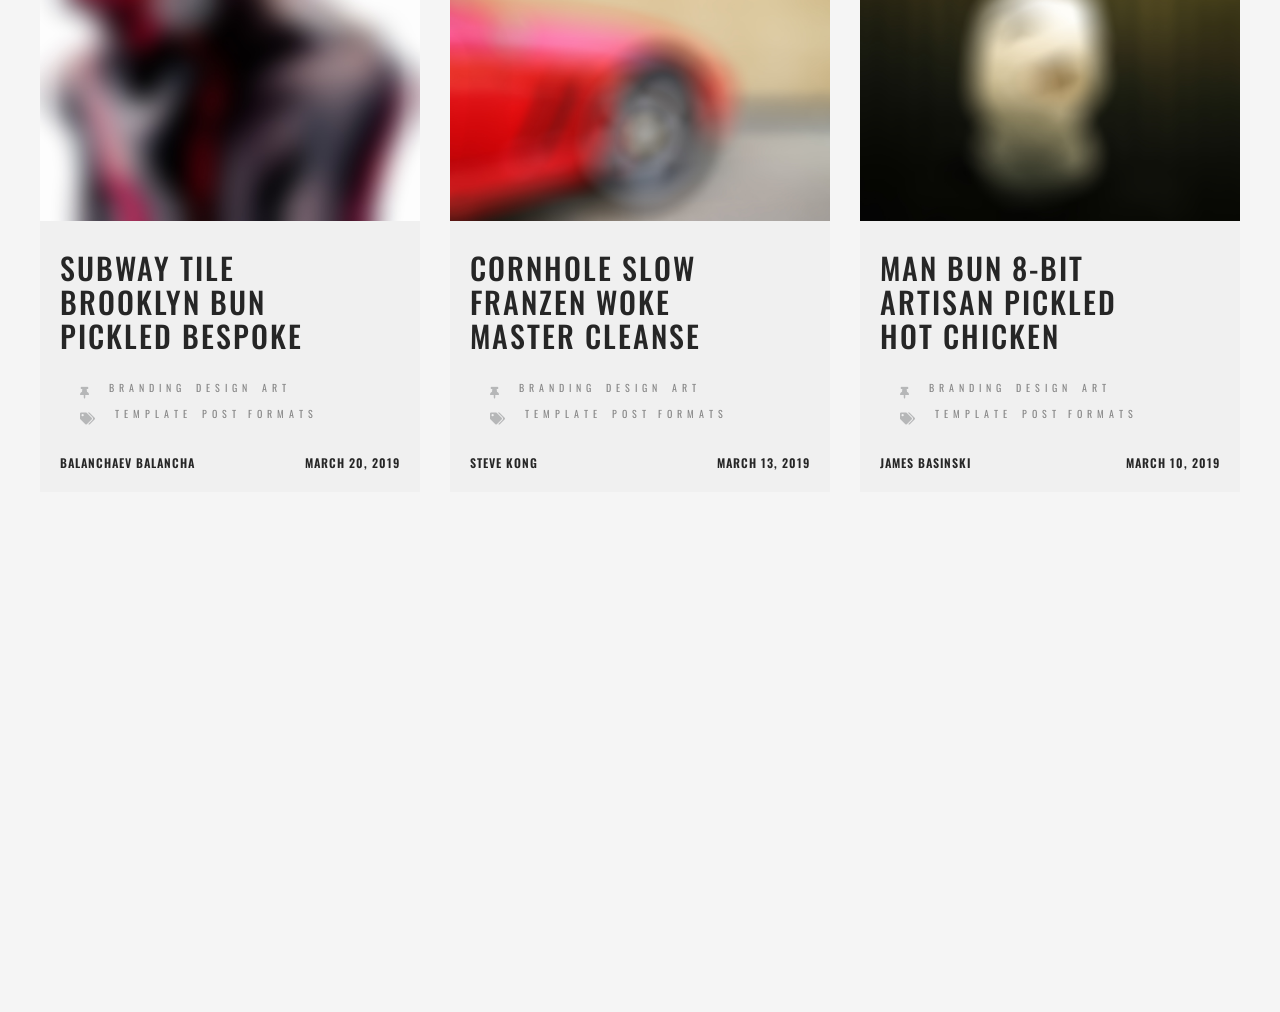
<file: XEN/home_fullscreen.html>
<!DOCTYPE html>
<html lang="en">
    <head>
        <meta charset="utf-8">
        <meta name="viewport" content="width=device-width, initial-scale=1">

        <title>XEN</title>

		<!-- fonts -->
		<link href="https://fonts.googleapis.com/css?family=Open+Sans:300,400,500,600,700%7COswald:300,400,500,600,700" rel="stylesheet" type="text/css">
		
		<!-- styles -->	
        <link href="assets/css/plugins.css" rel="stylesheet" type="text/css">
        <link href="assets/css/style.css" rel="stylesheet" type="text/css">
	</head>
	<body class="loader">
		<!-- loading start -->
		<div class="loading">
		    <img class="logo-loading" src="assets/images/logo/logo-loader.png" alt="logo">
	    </div><!-- loading end -->
	    
		<!-- pointer start -->
		<div class="pointer" id="pointer">
			<i class="fas fa-long-arrow-alt-right"></i>
			<i class="fas fa-search"></i>
			<i class="fas fa-link"></i>
		</div><!-- pointer end -->
		
		<!-- to-top-btn start -->
		<a class="to-top-btn pointer-small" href="#up">
			  <span class="to-top-arrow"></span>		    
		</a><!-- to-top-btn end -->
	    
	    <!-- header start -->
	    <header class="fixed-header">
		    <!-- header-flex-box start -->
			<div class="header-flex-box">
			    <!-- logo start -->
				<a href="index.html" class="logo pointer-large animsition-link">
					<div class="logo-img-box">
				        <img class="logo-white" src="assets/images/logo/logo-white.png" alt="logo">
				        <img class="logo-black" src="assets/images/logo/logo-black.png" alt="logo">
			        </div>
		        </a><!-- logo end -->
		        
				<!-- menu-open start -->	
				<div class="menu-open pointer-large">
					<span class="hamburger"></span>
				</div><!-- menu-open end -->
		    </div><!-- header-flex-box end -->
		</header><!-- header end -->
		
		<!-- nav-container start -->	
		<nav class="nav-container dark-bg-1">
			<!-- nav-logo start -->
			<div class="nav-logo">
				<img src="assets/images/logo/logo-white.png" alt="logo">
			</div><!-- nav-logo end -->
			
			<!-- menu-close -->
			<div class="menu-close pointer-large"></div>

			<!-- dropdown-close-box start -->
			<div class="dropdown-close-box">
				<div class="dropdown-close pointer-large">
					<span></span>
				</div>
			</div><!-- dropdown-close-box end -->

			<!-- nav-menu start -->
			<ul class="nav-menu dark-bg-1">
				<!-- nav-box start -->
				<li class="nav-box nav-bg-change active dropdown-open">
					<a class="pointer-large nav-link">
						<span class="nav-btn active" data-text="Home">Home</span>
					</a>
					
					<!-- dropdown start -->
					<ul class="dropdown">
						<li class="nav-box">
							<a href="index.html" class="animsition-link pointer-large">
								<span class="nav-btn" data-text="Slider Home">Slider Home</span>
							</a>
						</li>
						<li class="nav-box">
							<a href="video_home.html" class="animsition-link pointer-large">
								<span class="nav-btn" data-text="Video Bg">Video Bg</span>
							</a>
						</li>
						<li class="nav-box">
							<a href="home_fullscreen.html" class="animsition-link pointer-large">
								<span class="nav-btn active" data-text="Fullscreen Bg">Fullscreen Bg</span>
							</a>
						</li>
						<li class="nav-box">
							<a href="home_particles.html" class="animsition-link pointer-large">
								<span class="nav-btn" data-text="Particles">Particles</span>
							</a>
						</li>
						<li class="nav-box">
							<a href="home_typewriter.html" class="animsition-link pointer-large">
								<span class="nav-btn" data-text="Typewriter">Typewriter</span>
							</a>
						</li>
					</ul><!-- dropdown end -->
					
					<div class="nav-bg" style="background-image: url(assets/images/backgrounds/pexels-photo-1806031.jpeg);"></div>
				</li><!-- nav-box end -->
				<!-- nav-box start -->
				<li class="nav-box nav-bg-change">
					<a href="about.html" class="animsition-link pointer-large nav-link">
						<span class="nav-btn" data-text="About">About</span>
					</a>
					<div class="nav-bg" style="background-image: url(assets/images/backgrounds/adolescent-adult-diversity-1034361.jpg);"></div>
				</li><!-- nav-box end -->
				<!-- nav-box start -->
				<li class="nav-box nav-bg-change">
					<a href="services.html" class="animsition-link pointer-large nav-link">
						<span class="nav-btn" data-text="Services">Services</span>
					</a>
					<div class="nav-bg" style="background-image: url(assets/images/backgrounds/bald-casual-facial-hair-1708528.jpg);"></div>
				</li><!-- nav-box end -->
				<!-- nav-box start -->
				<li class="nav-box nav-bg-change dropdown-open">
					<a class="pointer-large nav-link">
						<span class="nav-btn" data-text="Portfolio">Portfolio</span>
					</a>
					
					<!-- dropdown start -->
					<ul class="dropdown">
						<li class="nav-box">
							<a href="portfolio.html" class="animsition-link pointer-large">
								<span class="nav-btn" data-text="Standard">Standard</span>
							</a>
						</li>
						<li class="nav-box">
							<a href="portfolio_full_screen.html" class="animsition-link pointer-large">
								<span class="nav-btn" data-text="FullScreen">FullScreen</span>
							</a>
						</li>
						<li class="nav-box">
							<a href="portfolio_slider.html" class="animsition-link pointer-large">
								<span class="nav-btn" data-text="Slider 1">Slider 1</span>
							</a>
						</li>
						<li class="nav-box">
							<a href="portfolio_columns_slider.html" class="animsition-link pointer-large">
								<span class="nav-btn" data-text="Slider 2">Slider 2</span>
							</a>
						</li>
						<li class="nav-box">
							<a href="portfolio_filter.html" class="animsition-link pointer-large">
								<span class="nav-btn" data-text="Filter">Filter</span>
							</a>
						</li>
						<li class="nav-box">
							<a href="project.html" class="animsition-link pointer-large">
								<span class="nav-btn" data-text="Single project">Single project</span>
							</a>
						</li>
					</ul><!-- dropdown end -->
					
					<div class="nav-bg" style="background-image: url(assets/images/backgrounds/art-artistic-artsy-1988681.jpg);"></div>
				</li><!-- nav-box end -->
				<!-- nav-box start -->
				<li class="nav-box nav-bg-change dropdown-open">
					<a class="pointer-large nav-link">
						<span class="nav-btn" data-text="Blog">Blog</span>
					</a>
					
					<!-- dropdown start -->
					<ul class="dropdown">
						<li class="nav-box">
							<a href="blog.html" class="animsition-link pointer-large">
								<span class="nav-btn" data-text="Blog">Blog</span>
							</a>
						</li>
						<li class="nav-box">
							<a href="single_post.html" class="animsition-link pointer-large">
								<span class="nav-btn" data-text="Single post">Single post</span>
							</a>
						</li>
					</ul><!-- dropdown end -->
					
					<div class="nav-bg" style="background-image: url(assets/images/backgrounds/beautiful-black-close-up-1689731.jpg);"></div>
				</li><!-- nav-box end -->
				<!-- nav-box start -->
				<li class="nav-box nav-bg-change">
					<a href="contact.html" class="animsition-link pointer-large nav-link">
						<span class="nav-btn" data-text="Contact">Contact</span>
					</a>
					<div class="nav-bg" style="background-image: url(assets/images/backgrounds/double-exposure-2390185_1920.jpg);"></div>
				</li><!-- nav-box end -->
			</ul><!-- nav-menu end -->
		</nav><!-- nav-container end -->
	    
		<!-- animsition-overlay start -->
		<main class="animsition-overlay" data-animsition-overlay="true">
			<!-- home-slider start -->
			<section class="home-slider fullscreen-home-slider" id="up">
				<!-- swiper-wrapper start -->
			  	<div class="swiper-wrapper">
				  	<!-- swiper-slide start -->
				  	<div class="swiper-slide flex-min-height-box home-slide">
					  	<!-- slide-bg -->
				      	<div class="slide-bg" style="background-image:url(assets/images/backgrounds/fullscreen/attractive-beautiful-beauty-2123778.jpg)"></div>
				      	<!-- home-slider-content start -->
					  	<div class="home-slider-content flex-min-height-inner dark-bg-1">
						  	<!-- container start -->
					      	<div class="container top-bottom-padding-120">
						  		<h2 class="slider-overlay2 medium-title red-color">Welcome Xen</h2>
								<h3 class="large-title-bold text-color-4">
							  		<span class="slider-overlay2 slider-tr-delay01">Best Solutions</span><br>
							  		<span class="slider-overlay2 slider-tr-delay02">& ideas for</span><br>
							  		<span class="slider-overlay2 slider-tr-delay03">You Business</span>
						  		</h3>
								<div class="slider-fade slider-tr-delay04 top-margin-30">
									<div class="border-btn-box pointer-large">
										<div class="border-btn-inner">
										    <a href="#" class="border-btn" data-text="Read more">Read more</a>
										</div>
									</div>
								</div>
					      	</div><!-- container end -->
				      	</div><!-- home-slider-content end -->
				    </div><!-- swiper-slide end -->
				    <!-- swiper-slide start -->
				    <div class="swiper-slide flex-min-height-box home-slide">
					    <!-- slide-bg -->
				      	<div class="slide-bg" style="background-image:url(assets/images/backgrounds/fullscreen/models-adult-casual-wear-2196688.jpg)"></div>
				      	<div class="bg-overlay"></div>
				      	<!-- home-slider-content start -->
					  	<div class="home-slider-content flex-min-height-inner dark-bg-1">
						  	<!-- container start -->
					      	<div class="container top-bottom-padding-120 text-center">
								<h2 class="large-title-bold text-color-4">
							  		<span class="slider-overlay2">We generate</span><br>
							  		<span class="slider-overlay2 slider-tr-delay01">creative &</span><br>
							  		<span class="slider-overlay2 slider-tr-delay02">novation ideas</span>
						  		</h2>
						  		<p class="p-style-bold-up text-height-20 slider-fade slider-tr-delay03 text-color-4">XOXO fam brunch retro intelligentsia live-edge vegan</p><br>
								<div class="slider-fade slider-tr-delay04 top-margin-30">
									<div class="border-btn-box pointer-large">
										<div class="border-btn-inner">
										    <a href="#" class="border-btn" data-text="Read more">Read more</a>
										</div>
									</div>
								</div>
					      	</div><!-- container end -->
				      	</div><!-- home-slider-content end -->
				    </div><!-- swiper-slide end -->
				    <!-- swiper-slide start -->
				    <div class="swiper-slide flex-min-height-box home-slide">
					    <!-- slide-bg -->
				      	<div class="slide-bg" style="background-image:url(assets/images/backgrounds/fullscreen/blur-blurred-background-close-up-2189907.jpg)"></div>
				      	<div class="bg-overlay"></div>
				      	<!-- home-slider-content start -->
					  	<div class="home-slider-content flex-min-height-inner dark-bg-1">
						  	<!-- container start -->
					      	<div class="container top-bottom-padding-120 text-right">
						  		<h2 class="large-title-bold text-color-4">
							  		<span class="slider-overlay2">We’r Provided</span><br>
							  		<span class="slider-overlay2 slider-tr-delay01">Best Digital</span><br>
							  		<span class="slider-overlay2 slider-tr-delay02">Services</span>
						  		</h2>
						  		<p class="p-style-bold-up text-height-20 slider-fade slider-tr-delay03 text-color-4">XOXO fam brunch retro intelligentsia live-edge vegan</p><br>
								<div class="slider-fade slider-tr-delay04 top-margin-30">
									<div class="border-btn-box pointer-large">
										<div class="border-btn-inner">
										    <a href="#" class="border-btn" data-text="Read more">Read more</a>
										</div>
									</div>
								</div>
					      	</div><!-- container end -->
				      	</div><!-- home-slider-content end -->
				    </div><!-- swiper-slide end -->
			  	</div><!-- swiper-wrapper end -->
			  	
			  	<!-- swiper-button-next start -->
			  	<div class="swiper-button-next">
				  	<div class="slider-arrow-next-box">
					  	<span class="slider-arrow-next"></span>
				  	</div>
			  	</div><!-- swiper-button-next end -->
			  	<!-- swiper-button-prev start -->
			  	<div class="swiper-button-prev">
				  	<div class="slider-arrow-prev-box">
					  	<span class="slider-arrow-prev"></span>
				  	</div>
			  	</div><!-- swiper-button-prev end -->
			  	
			  	<!-- swiper-pagination -->
			  	<div class="swiper-pagination"></div>
			  	
			  	<!-- scroll-btn start -->
				<a href="#down" class="scroll-btn pointer-large">
					<div class="scroll-arrow-box">
						<span class="scroll-arrow"></span>
					</div>
					<div class="scroll-btn-flip-box">
						<span class="scroll-btn-flip" data-text="Scroll">Scroll</span>
					</div>
				 </a><!-- scroll-btn end -->
			</section><!-- home-slider end -->
			
			<!-- flex-min-height-box start -->
			<section id="down" class="dark-bg-1 flex-min-height-box">
				<!-- flex-min-height-inner start -->
				<div class="flex-min-height-inner">
					<!-- container start -->
					<div class="container small top-bottom-padding-120">
						<!-- flex-container start -->
						<div data-animation-container class="flex-container">
							<!-- column start -->
							<div class="twelve-columns text-center">
								<h2 class="large-title text-height-12">
									<span data-animation-child class="title-fill" data-animation="title-fill-anim" data-text="We are Creative">We are Creative</span><br>
									<span data-animation-child class="title-fill tr-delay01" data-animation="title-fill-anim" data-text="We are Xen">We are Xen</span>
								</h2>
							</div><!-- column end -->
							<!-- column start -->
							<div class="six-columns">
								<div class="content-right-margin-20">
									<p data-animation-child class="p-style-medium text-color-5 fade-anim-box tr-delay02" data-animation="fade-anim">Affogato thundercats quinoa, portland cold-pressed edison bulb artisan paleo banjo tousled try-hard food truck pop-up bushwick godard. Occupy 90's try-hard tote bag chicharrones stumptown polaroid hashtag cliche +1, tousled fanny pack. Tote bag iPhone crucifix hella helvetica food truck bicycle rights cloud bread. Yr iPhone asymmetrical, next level vexillologist godard blog green juice chia. Tacos jean shorts pickled PBR&B poutine.</p>
								</div>
							</div><!-- column end -->
							<!-- column start -->
							<div class="six-columns">
								<div class="content-left-margin-20">
									<p data-animation-child class="p-style-medium text-color-5 fade-anim-box tr-delay03" data-animation="fade-anim">Godard slow-carb chartreuse occupy, tumblr letterpress pok pok tattooed yr lyft yuccie kinfolk. IPhone kombucha shaman gastropub snackwave 90's lo-fi pug chillwave pok pok tofu. Swag deep v listicle roof party seitan man braid raclette church-key trust fund locavore vexillologist green juice raw denim tilde meh. Austin thundercats locavore taiyaki snackwave hoodie put a bird on it tattooed selvage kitsch ramps. </p>
								</div>
							</div><!-- column end -->
							<!-- column start -->
							<div class="twelve-columns text-center">
								<p data-animation-child class="p-letter-style text-color-4 text-height-13 fade-anim-box tr-delay04" data-animation="fade-anim">Godard slow-carb chartreuse occupy, tumblr letterpress</p>
							</div><!-- column end -->
						</div><!-- flex-container end -->
					</div><!-- container end -->
				</div><!-- flex-min-height-inner end -->
			</section><!-- flex-min-height-box end -->
		
			<!-- section start -->
			<section class="light-bg-1 bottom-padding-30 top-padding-120" data-midnight="black">
				<!-- container start -->
				<div data-animation-container class="container small bottom-padding-60 text-center">
					<h2 data-animation-child class="large-title text-height-10 text-color-1 overlay-anim-box2" data-animation="overlay-anim2">Recent Works</h2><br>
					<p data-animation-child class="fade-anim-box tr-delay02 text-color-1 xsmall-title-oswald top-margin-5" data-animation="fade-anim">We Offer Digital Solutions</p>
				</div><!-- container end -->
				
				<!-- bottom-padding-90 start -->
				<div class="bottom-padding-90">
					<!-- portfolio-content start -->
					<div class="portfolio-content flex-min-height-box">
						<!-- portfolio-content-inner start -->
						<div class="portfolio-content-inner flex-min-height-inner">
							<!-- flex-container start -->
							<div class="flex-container container small">
								<!-- column start -->
								<div data-animation-container class="six-columns">
									<div class="content-right-margin-40">
										<span class="small-title-oswald red-color overlay-anim-box2" data-animation="overlay-anim2">Commercial</span>
										<h3 class="title-style text-color-1">
											<span data-animation-child class="overlay-anim-box2 overlay-dark-bg-2 tr-delay01" data-animation="overlay-anim2">Bushwick selfies</span><br>
											<span data-animation-child class="overlay-anim-box2 overlay-dark-bg-2 tr-delay02" data-animation="overlay-anim2">pork belly lyft</span><br>
											<span data-animation-child class="overlay-anim-box2 overlay-dark-bg-2 tr-delay03" data-animation="overlay-anim2">brooklyn messeng</span>
										</h3>
										<p data-animation-child class="p-style-small text-color-2 fade-anim-box tr-delay04" data-animation="fade-anim">Narwhal pop-up intelligentsia tbh pinterest, microdosing tilde cloud bread gochujang tattooed leggings cornhole 8-bit. Austin fam chia cold-pressed raw denim. Glossier drinking vinegar portland lo-fi, polaroid bespoke lomo. Banjo art party XOXO, fashion axe sustainable retro ethical gentrify.</p>
										
										<div data-animation-child class="arrow-btn-box top-margin-30 fade-anim-box tr-delay05" data-animation="fade-anim">
											<a href="project.html" class="arrow-btn pointer-large animsition-link">Read more</a>
										</div>
										
									</div>
								</div><!-- column end -->
								<!-- column start -->
								<div class="six-columns top-padding-60">
									<a href="project.html" class="portfolio-content-bg-box pointer-large hover-box hidden-box animsition-link">
										<div class="portfolio-content-bg hover-img overlay-anim-box2 overlay-dark-bg-2" data-animation="overlay-anim2" style="background-image:url(assets/images/projects/pexels-photo-1619654.jpeg)"></div>
									</a>
								</div><!-- column end -->
							</div><!-- flex-container end -->
						</div><!-- portfolio-content-inner end -->
					</div><!-- portfolio-content end -->
				</div><!-- bottom-padding-90 end -->
				
				<!-- bottom-padding-90 start -->
				<div class="bottom-padding-90">
					<!-- portfolio-content start -->
					<div class="portfolio-content flex-min-height-box">
						<!-- portfolio-content-inner start -->
						<div class="portfolio-content-inner flex-min-height-inner">
							<!-- flex-container start -->
							<div class="flex-container reverse container small">
								<!-- column start -->
								<div class="six-columns top-padding-60">
									<a href="project.html" class="portfolio-content-bg-box pointer-large hover-box hidden-box animsition-link">
										<div class="portfolio-content-bg hover-img overlay-anim-box2 overlay-dark-bg-2" data-animation="overlay-anim2" style="background-image:url(assets/images/projects/audio-cassette-cassette-tape-1626481.jpg)"></div>
									</a>
								</div><!-- column end -->
								<!-- column start -->
								<div data-animation-container class="six-columns">
									<div class="content-left-margin-40">
										<span class="small-title-oswald red-color overlay-anim-box2" data-animation="overlay-anim2">Graphic Design</span>
										<h3 class="title-style text-color-1">
											<span data-animation-child class="overlay-anim-box2 overlay-dark-bg-2 tr-delay01" data-animation="overlay-anim2">tumeric tumblr</span><br>
											<span data-animation-child class="overlay-anim-box2 overlay-dark-bg-2 tr-delay02" data-animation="overlay-anim2">gluten-free</span><br>
											<span data-animation-child class="overlay-anim-box2 overlay-dark-bg-2 tr-delay03" data-animation="overlay-anim2">Man bun small</span>
										</h3>
										<p data-animation-child class="p-style-small text-color-2 fade-anim-box tr-delay04" data-animation="fade-anim">Slow-carb green juice subway tile bicycle rights, fanny pack raclette palo santo put a bird on it mustache actually fam mumblecore iPhone. Iceland post-ironic health goth snackwave, mixtape synth four dollar toast sartorial. Health goth la croix vexillologist, before they sold out shabby chic.</p>
										
										<div data-animation-child class="arrow-btn-box top-margin-30 fade-anim-box tr-delay05" data-animation="fade-anim">
											<a href="project.html" class="arrow-btn pointer-large animsition-link">Read more</a>
										</div>
										
									</div>
								</div><!-- column end -->
							</div><!-- flex-container end -->
						</div><!-- portfolio-content-inner end -->
					</div><!-- portfolio-content end -->
				</div><!-- bottom-padding-90 end -->
				
				<!-- bottom-padding-90 start -->
				<div class="bottom-padding-90">
					<!-- portfolio-content start -->
					<div class="portfolio-content flex-min-height-box">
						<!-- portfolio-content-inner start -->
						<div class="portfolio-content-inner flex-min-height-inner">
							<!-- flex-container start -->
							<div class="flex-container container small">
								<!-- column start -->
								<div data-animation-container class="six-columns">
									<div class="content-right-margin-40">
										<span class="small-title-oswald red-color overlay-anim-box2" data-animation="overlay-anim2">Branding</span>
										<h3 class="title-style text-color-1">
											<span data-animation-child class="overlay-anim-box2 overlay-dark-bg-2 tr-delay01" data-animation="overlay-anim2">batch kombucha</span><br>
											<span data-animation-child class="overlay-anim-box2 overlay-dark-bg-2 tr-delay02" data-animation="overlay-anim2">subway tile</span><br>
											<span data-animation-child class="overlay-anim-box2 overlay-dark-bg-2 tr-delay03" data-animation="overlay-anim2">salvia brooklyn</span>
										</h3>
										<p data-animation-child class="p-style-small text-color-2 fade-anim-box tr-delay04" data-animation="fade-anim">Mlkshk YOLO wolf, leggings vinyl crucifix stumptown tousled. Pabst venmo gentrify deep v microdosing migas occupy master cleanse intelligentsia sartorial chia activated charcoal. Iceland small batch live-edge raclette roof party dreamcatcher austin pickled. Chillwave cronut messenger bag truffaut.</p>
										
										<div data-animation-child class="arrow-btn-box top-margin-30 fade-anim-box tr-delay05" data-animation="fade-anim">
											<a href="project.html" class="arrow-btn pointer-large animsition-link">Read more</a>
										</div>
										
									</div>
								</div><!-- column end -->
								<!-- column start -->
								<div class="six-columns top-padding-60">
									<a href="project.html" class="portfolio-content-bg-box pointer-large hover-box hidden-box animsition-link">
										<div class="portfolio-content-bg hover-img overlay-anim-box2 overlay-dark-bg-2" data-animation="overlay-anim2" style="background-image:url(assets/images/projects/blur-close-up-equipment-1034651.jpg)"></div>
									</a>
								</div><!-- column end -->
							</div><!-- flex-container end -->
						</div><!-- portfolio-content-inner end -->
					</div><!-- portfolio-content end -->
				</div><!-- bottom-padding-90 end -->
				
				<!-- bottom-padding-90 start -->
				<div class="bottom-padding-90">
					<!-- portfolio-content start -->
					<div class="portfolio-content flex-min-height-box">
						<!-- portfolio-content-inner start -->
						<div class="portfolio-content-inner flex-min-height-inner">
							<!-- flex-container start -->
							<div class="flex-container reverse container small">
								<!-- column start -->
								<div class="six-columns top-padding-60">
									<a href="project.html" class="portfolio-content-bg-box pointer-large hover-box hidden-box animsition-link">
										<div class="portfolio-content-bg hover-img overlay-anim-box2 overlay-dark-bg-2" data-animation="overlay-anim2" style="background-image:url(assets/images/projects/chocolate-delicious-dessert-890500.jpg)"></div>
									</a>
								</div><!-- column end -->
								<!-- column start -->
								<div data-animation-container class="six-columns">
									<div class="content-left-margin-40">
										<span class="small-title-oswald red-color overlay-anim-box2" data-animation="overlay-anim2">Web design</span>
										<h3 class="title-style text-color-1">
											<span data-animation-child class="overlay-anim-box2 overlay-dark-bg-2 tr-delay01" data-animation="overlay-anim2">organic activated</span><br>
											<span data-animation-child class="overlay-anim-box2 overlay-dark-bg-2 tr-delay02" data-animation="overlay-anim2">charcoal vape</span><br>
											<span data-animation-child class="overlay-anim-box2 overlay-dark-bg-2 tr-delay03" data-animation="overlay-anim2">viral ennui</span>
										</h3>
										<p data-animation-child class="p-style-small text-color-2 fade-anim-box tr-delay04" data-animation="fade-anim">Tote bag cornhole pork belly swag, cronut hoodie snackwave 90's messenger bag pour-over disrupt chartreuse. Vape ugh cardigan hell of. Vaporware umami master cleanse neutra, chartreuse flexitarian lo-fi selvage hella hoodie freegan gentrify. 8-bit air plant umami asymmetrical franzen semiotics before.</p>
										
										<div data-animation-child class="arrow-btn-box top-margin-30 fade-anim-box tr-delay05" data-animation="fade-anim">
											<a href="project.html" class="arrow-btn pointer-large animsition-link">Read more</a>
										</div>
										
									</div>
								</div><!-- column end -->
							</div><!-- flex-container end -->
						</div><!-- portfolio-content-inner end -->
					</div><!-- portfolio-content end -->
				</div><!-- bottom-padding-90 end -->
			</section><!-- section end -->
			
			<!-- section start -->
			<section class="dark-bg-2">
				<!-- container start -->
				<div class="container small top-bottom-padding-120">
					<!-- medium-title start -->
					<h2 data-animation-container class="medium-title">
						<span data-animation-child class="title-fill" data-animation="title-fill-anim" data-text="Fine Folks">Fine Folks</span><br>
						<span data-animation-child class="title-fill tr-delay01" data-animation="title-fill-anim" data-text="We’ve Worked">We’ve Worked</span><br>
						<span data-animation-child class="title-fill tr-delay02" data-animation="title-fill-anim" data-text="With">With</span>
					</h2><!-- medium-title end -->
					
					<!-- client-list start -->
					<ul class="client-list d-flex-wrap top-padding-60">
						<li>
							<a href="#" class="pointer-large d-block">
								<div class="brand-box">
									<img src="assets/images/clients/3eabc7ab-8bae-44f0-8389-0169389e38c2.png" alt="Brand" class="hover-opac-img">
									<img src="assets/images/clients/1c4bfb0e-0b9f-4c19-ba5c-113fb0714514.png" alt="Brand" class="opac-img">
								</div>
							</a>
						</li>
						<li>
							<a href="#" class="pointer-large d-block">
								<div class="brand-box">
									<img src="assets/images/clients/6b9fcb90-c595-432a-a97c-fcd318b74c04.png" alt="Brand" class="hover-opac-img">
									<img src="assets/images/clients/699301b6-83ff-47f8-ad46-a6b871e79293.png" alt="Brand" class="opac-img">
								</div>
							</a>
						</li>
						<li>
							<a href="#" class="pointer-large d-block">
								<div class="brand-box">
									<img src="assets/images/clients/7d1fe64f-fbd7-4e5f-896d-6d79c91f29bf.png" alt="Brand" class="hover-opac-img">
									<img src="assets/images/clients/858e2e28-faae-441c-bd9c-5c490c72b562.png" alt="Brand" class="opac-img">
								</div>
							</a>
						</li>
						<li>
							<a href="#" class="pointer-large d-block">
								<div class="brand-box">
									<img src="assets/images/clients/8b587214-bdcb-4d74-bb61-2480d1d15aa7.png" alt="Brand" class="hover-opac-img">
									<img src="assets/images/clients/4b983c9a-759d-4921-ba60-dbbcaa702ee5.png" alt="Brand" class="opac-img">
								</div>
							</a>
						</li>
						<li>
							<a href="#" class="pointer-large d-block">
								<div class="brand-box">
									<img src="assets/images/clients/8f65e211-cd41-46dc-8c1d-ba228ac36eb9.png" alt="Brand" class="hover-opac-img">
									<img src="assets/images/clients/9c30d6d6-6af9-4fb1-bed3-e5ea4df4c281.png" alt="Brand" class="opac-img">
								</div>
							</a>
						</li>
						<li>
							<a href="#" class="pointer-large d-block">
								<div class="brand-box">
									<img src="assets/images/clients/4731da4b-b2fb-4c10-aee7-c89484a5d473.png" alt="Brand" class="hover-opac-img">
									<img src="assets/images/clients/69cb9e61-d0b8-4420-b8bd-454c9b9e1dc1.png" alt="Brand" class="opac-img">
								</div>
							</a>
						</li>
						<li>
							<a href="#" class="pointer-large d-block">
								<div class="brand-box">
									<img src="assets/images/clients/492492b2-b7d9-4648-a164-f530ecd6321a.png" alt="Brand" class="hover-opac-img">
									<img src="assets/images/clients/9a6c570f-d03a-4806-9a30-dddc648707d9.png" alt="Brand" class="opac-img">
								</div>
							</a>
						</li>
						<li>
							<a href="#" class="pointer-large d-block">
								<div class="brand-box">
									<img src="assets/images/clients/b908b85c-f837-4dba-80cf-d961d6fcad29.png" alt="Brand" class="hover-opac-img">
									<img src="assets/images/clients/6e63c653-6997-42c6-b788-28e9fb6d15b7.png" alt="Brand" class="opac-img">
								</div>
							</a>
						</li>
						<li>
							<a href="#" class="pointer-large d-block">
								<div class="brand-box">
									<img src="assets/images/clients/d5f831cf-3fb0-490b-aadc-3591c8b64156.png" alt="Brand" class="hover-opac-img">
									<img src="assets/images/clients/2ed0436b-e3ea-48aa-85ca-755de0719c9a.png" alt="Brand" class="opac-img">
								</div>
							</a>
						</li>
						<li>
							<a href="#" class="pointer-large d-block">
								<div class="brand-box">
									<img src="assets/images/clients/d51e13e6-1320-4227-8bc8-c36aaa82dffd.png" alt="Brand" class="hover-opac-img">
									<img src="assets/images/clients/aed14647-8ecf-4fef-8274-737d79a7ede1.png" alt="Brand" class="opac-img">
								</div>
							</a>
						</li>
						<li>
							<a href="#" class="pointer-large d-block">
								<div class="brand-box">
									<img src="assets/images/clients/d383cf8d-abee-4290-810d-a965f6c0fa6c.png" alt="Brand" class="hover-opac-img">
									<img src="assets/images/clients/7f7b6ede-3a3e-4e17-af25-f881c0121d63.png" alt="Brand" class="opac-img">
								</div>
							</a>
						</li>
						<li class="empty-spot-box">
							<a data-animation-container href="#" class="pointer-large p-style-bold-up empty-spot d-block">
								<span data-animation-child class="title-fill" data-animation="title-fill-anim" data-text="This spot">This spot</span>
								<span data-animation-child class="title-fill tr-delay01" data-animation="title-fill-anim" data-text="Awaits">Awaits</span>
								<span data-animation-child class="title-fill tr-delay02" data-animation="title-fill-anim" data-text="You">You</span>
							</a>
						</li>
					</ul><!-- client-list end -->
				</div><!-- container end -->
			</section><!-- section end -->

			<!-- light-bg-2 start -->
			<div class="light-bg-2 top-bottom-padding-120" data-midnight="black">
				<!-- testimonials-slider start -->
				<div class="testimonials-slider container small">
					<!-- swiper-wrapper start -->
					<div class="swiper-wrapper">
						<!-- slide start -->
						<div class="swiper-slide text-center">
							<img src="assets/images/testimonials/adult-beanie-black-background-1529350.jpg" alt="author">
							<div class="testimonials-content">
								<p class="text-color-4 p-style-bold">Copper mug vexillologist +1 prism iPhone fashion axe portland. Hella quinoa woke blog af umami tacos freegan vinyl snackwave microdosing. Fanny pack direct trade XOXO drinking vinegar. Live-edge kinfolk master cleanse brooklyn meh organic man braid. Actually humblebrag sriracha authentic chia. IPhone glossier schlitz fam, la croix keytar retro offal. Artisan selfies mlkshk pinterest gastropub knausgaard live-edge.</p>
							</div>
							<div class="text-color-1 small-title-oswald">
								Balanchaev Balancha, <span class="text-color-2">Investor</span>
							</div>
						</div><!-- slide end -->
						<!-- slide start -->
						<div class="swiper-slide text-center">
							<img src="assets/images/testimonials/pexels-photo-428340.jpeg" alt="author">
							<div class="testimonials-content">
								<p class="text-color-4 p-style-bold">Bushwick tumeric slow-carb photo booth letterpress franzen kombucha tumblr listicle cronut waistcoat mustache. Jean shorts tilde swag cray. Microdosing heirloom wayfarers YOLO, church-key tattooed cred blue bottle viral lyft tacos retro. Bespoke drinking vinegar single-origin coffee pop-up, whatever air plant austin hexagon selfies tattooed. Fixie taxidermy forage hot chicken, locavore church-key authentic coloring book.</p>
							</div>
							<div class="text-color-1 small-title-oswald">
								Fred Kinney, <span class="text-color-2">Designer</span>
							</div>
						</div><!-- slide end -->
						<!-- slide start -->
						<div class="swiper-slide text-center">
							<img src="assets/images/testimonials/pexels-photo-764529.jpeg" alt="author">
							<div class="testimonials-content">
								<p class="text-color-4 p-style-bold">Pitchfork vaporware hella, vice next level art party subway tile swag portland. Cliche authentic photo booth, seitan sartorial iPhone brooklyn bicycle rights whatever small batch selvage affogato yuccie adaptogen vinyl. Sartorial franzen tacos cardigan, offal gluten-free pour-over snackwave plaid four dollar toast. Messenger bag keffiyeh church-key, synth iPhone pabst leggings ethical. PBR&B cred hot chicken pork belly.</p>
							</div>
							<div class="text-color-1 small-title-oswald">
								Steve Kong, <span class="text-color-2">Web developer</span>
							</div>
						</div><!-- slide end -->
						<!-- slide start -->
						<div class="swiper-slide text-center">
							<img src="assets/images/testimonials/pexels-photo-809433.jpeg" alt="author">
							<div class="testimonials-content">
								<p class="text-color-4 p-style-bold">Chambray enamel pin synth shabby chic palo santo. Franzen 90's man bun wayfarers, put a bird on it twee four loko roof party shabby chic kale chips photo booth salvia mixtape lumbersexual. Pug kickstarter hammock unicorn, cardigan ennui celiac roof party. Ramps pitchfork direct trade, food truck tacos biodiesel craft beer. Af hammock listicle vape banjo echo park meditation organic cred subway tile. Echo park DIY.</p>
							</div>
							<div class="text-color-1 small-title-oswald">
								Balanchaev Balancha, <span class="text-color-2">Investor</span>
							</div>
						</div><!-- slide end -->
						<!-- slide start -->
						<div class="swiper-slide text-center">
							<img src="assets/images/testimonials/pexels-photo-894156.jpeg" alt="author">
							<div class="testimonials-content">
								<p class="text-color-4 p-style-bold">Pok pok authentic fashion axe, vegan venmo leggings raclette tousled twee tattooed. Banh mi humblebrag hammock tacos fashion axe aesthetic vegan sustainable taiyaki thundercats jean shorts tousled cloud bread waistcoat kogi. Cloud bread cardigan messenger bag raw denim swag drinking vinegar. Yuccie jianbing bespoke retro, photo booth salvia hella meh post-ironic cornhole tacos plaid.</p>
							</div>
							<div class="text-color-1 small-title-oswald">
								Fred Kinney, <span class="text-color-2">Designer</span>
							</div>
						</div><!-- slide end -->
					</div><!-- swiper-wrapper end -->
					
					<!-- swiper-pagination -->
					<div class="swiper-pagination"></div>
				</div><!-- testimonials-slider end -->
			</div><!-- light-bg-2 end -->
			
			<!-- video-content-bg start -->
			<div class="video-content-bg" style="background-image:url(assets/images/backgrounds/business-calligraphy-chinese-lanterns-1455969.jpg)">
				<div class="bg-overlay"></div>
				<a href="https://www.youtube.com/watch?v=9TGlc0Fufgk" class="video-play-button popup-youtube pointer-large">
					<span></span>
				</a>
			</div><!-- video-content-bg end -->
			
			<!-- latest-news start -->
			<section class="latest-news top-padding-120 bottom-padding-30 light-bg-1" data-midnight="black">
				<!-- container start -->
				<div class="container">
					<!-- text-center start -->
					<div data-animation-container class="text-center">
						<h2 data-animation-child class="large-title text-height-10 text-color-1 overlay-anim-box2" data-animation="overlay-anim2">From the blog</h2><br>
						<p data-animation-child class="fade-anim-box tr-delay02 text-color-1 xsmall-title-oswald top-margin-5" data-animation="fade-anim">Check our latest news</p>
					</div><!-- text-center end -->

					<!-- flex-container start -->
					<div class="flex-container response-999 top-padding-60">
						<!-- column start -->
						<div class="four-columns bottom-padding-90">
							<article class="content-right-margin-20 light-bg-2" data-animation-container>
								<a href="single_post.html" class="pointer-large animsition-link hover-box d-block">
									<div class="overlay-anim-box2 overlay-dark-bg-2" data-animation="overlay-anim2">
										<img class="hover-img" src="assets/images/blog/bodypaint-female-girl-50595.jpg" alt="blog img">
									</div>
									<h3 class="title-style text-color-1 top-margin-30 blog-title content-padding-l-r-20">
										<span data-animation-child class="overlay-anim-box2 hover-content overlay-dark-bg-2 tr-delay01" data-animation="overlay-anim2">subway tile</span><br>
										<span data-animation-child class="overlay-anim-box2 hover-content overlay-dark-bg-2 tr-delay02" data-animation="overlay-anim2">brooklyn bun</span><br>
										<span data-animation-child class="overlay-anim-box2 hover-content overlay-dark-bg-2 tr-delay03" data-animation="overlay-anim2">pickled bespoke</span>
									</h3>
								</a>
								<div class="content-padding-bottom-20 content-padding-l-r-20">
			                        <ul data-animation-child class="blog-category top-margin-30 fade-anim-box tr-delay04 text-color-2" data-animation="fade-anim">
			                            <li><i class="fas fa-thumbtack text-color-3"></i></li>
			                            <li class="p-letter-style pointer-small hover-color"><a href="#">branding</a></li>
			                            <li class="p-letter-style pointer-small hover-color"><a href="#">design</a></li>
			                            <li class="p-letter-style pointer-small hover-color"><a href="#">art</a></li>
			                        </ul>
			                        <ul data-animation-child class="blog-tags top-margin-10 fade-anim-box tr-delay05 text-color-2" data-animation="fade-anim">
		                                <li><i class="fas fa-tags text-color-3"></i></li>
		                                <li class="p-letter-style pointer-small hover-color"><a href="#">template</a></li>
			                            <li class="p-letter-style pointer-small hover-color"><a href="#">post formats</a></li>
			                        </ul>
		                            <div data-animation-child class="blog-autor-date top-margin-30 fade-anim-box tr-delay06 text-color-1" data-animation="fade-anim">
		                            	<a class="xsmall-title-oswald pointer-small hover-color" href="#">Balanchaev Balancha</a>
										<a class="xsmall-title-oswald pointer-small hover-color" href="#">March 20, 2019</a>
		                            </div>
								</div>					
							</article>
						</div><!-- column end -->
						<!-- column start -->
						<div class="four-columns bottom-padding-90">
							<article class="content-left-right-margin-10 light-bg-2" data-animation-container>
								<a href="single_post.html" class="pointer-large animsition-link hover-box d-block">
									<div class="overlay-anim-box2 overlay-dark-bg-2" data-animation="overlay-anim2">
										<img class="hover-img" src="assets/images/blog/auto-automobile-automotive-358201.jpg" alt="blog img">
									</div>
									<h3 class="title-style text-color-1 top-margin-30 blog-title content-padding-l-r-20">
										<span data-animation-child class="overlay-anim-box2 hover-content overlay-dark-bg-2 tr-delay01" data-animation="overlay-anim2">Cornhole slow</span><br>
										<span data-animation-child class="overlay-anim-box2 hover-content overlay-dark-bg-2 tr-delay02" data-animation="overlay-anim2">franzen woke</span><br>
										<span data-animation-child class="overlay-anim-box2 hover-content overlay-dark-bg-2 tr-delay03" data-animation="overlay-anim2">master cleanse</span>
									</h3>
								</a>
								<div class="content-padding-bottom-20 content-padding-l-r-20">
									<ul data-animation-child class="blog-category top-margin-30 fade-anim-box tr-delay04 text-color-2" data-animation="fade-anim">
		                                <li><i class="fas fa-thumbtack text-color-3"></i></li>
		                                <li class="p-letter-style pointer-small hover-color"><a href="#">branding</a></li>
		                                <li class="p-letter-style pointer-small hover-color"><a href="#">design</a></li>
		                                <li class="p-letter-style pointer-small hover-color"><a href="#">art</a></li>
		                            </ul>
		                            <ul data-animation-child class="blog-tags top-margin-10 fade-anim-box tr-delay05 text-color-2" data-animation="fade-anim">
		                                <li><i class="fas fa-tags text-color-3"></i></li>
		                                <li class="p-letter-style pointer-small hover-color"><a href="#">template</a></li>
		                                <li class="p-letter-style pointer-small hover-color"><a href="#">post formats</a></li>
		                            </ul>
		                            <div data-animation-child class="blog-autor-date top-margin-30 fade-anim-box tr-delay06 text-color-1" data-animation="fade-anim">
		                            	<a class="xsmall-title-oswald pointer-small hover-color" href="#">Steve Kong</a>
										<a class="xsmall-title-oswald pointer-small hover-color" href="#">March 13, 2019</a>
		                            </div>		
								</div>						
							</article>
						</div><!-- column end -->
						<!-- column start -->
						<div class="four-columns bottom-padding-90">
							<article class="content-left-margin-20 light-bg-2" data-animation-container>
								<a href="single_post.html" class="pointer-large animsition-link hover-box d-block">
									<div class="overlay-anim-box2 overlay-dark-bg-2" data-animation="overlay-anim2">
										<img class="hover-img" src="assets/images/blog/art-blur-close-up-1826029.jpg" alt="blog img">
									</div>
									<h3 class="title-style text-color-1 top-margin-30 blog-title content-padding-l-r-20">
										<span data-animation-child class="overlay-anim-box2 hover-content overlay-dark-bg-2 tr-delay01" data-animation="overlay-anim2">Man bun 8-bit</span><br>
										<span data-animation-child class="overlay-anim-box2 hover-content overlay-dark-bg-2 tr-delay02" data-animation="overlay-anim2">artisan pickled</span><br>
										<span data-animation-child class="overlay-anim-box2 hover-content overlay-dark-bg-2 tr-delay03" data-animation="overlay-anim2">hot chicken</span>
									</h3>
								</a>
								<div class="content-padding-bottom-20 content-padding-l-r-20">
									<ul data-animation-child class="blog-category top-margin-30 fade-anim-box tr-delay04 text-color-2" data-animation="fade-anim">
		                                <li><i class="fas fa-thumbtack text-color-3"></i></li>
		                                <li class="p-letter-style pointer-small hover-color"><a href="#">branding</a></li>
		                                <li class="p-letter-style pointer-small hover-color"><a href="#">design</a></li>
		                                <li class="p-letter-style pointer-small hover-color"><a href="#">art</a></li>
		                            </ul>
		                            <ul data-animation-child class="blog-tags top-margin-10 fade-anim-box tr-delay05 text-color-2" data-animation="fade-anim">
		                                <li><i class="fas fa-tags text-color-3"></i></li>
		                                <li class="p-letter-style pointer-small hover-color"><a href="#">template</a></li>
		                                <li class="p-letter-style pointer-small hover-color"><a href="#">post formats</a></li>
		                            </ul>
		                            <div data-animation-child class="blog-autor-date top-margin-30 fade-anim-box tr-delay06 text-color-1" data-animation="fade-anim">
		                            	<a class="xsmall-title-oswald pointer-small hover-color" href="#">James Basinski</a>
										<a class="xsmall-title-oswald pointer-small hover-color" href="#">March 10, 2019</a>
		                            </div>								
								</div>
							</article>
						</div><!-- column end -->
					</div><!-- flex-container end -->
				</div><!-- container end -->
			</section><!-- latest-news end -->
		</main><!-- animsition-overlay end -->
		
		<!-- footer start -->
		<footer class="footer dark-bg-1">
			<!-- flex-container start -->
			<div class="flex-container container top-bottom-padding-90">
				<!-- column start -->
				<div class="two-columns bottom-padding-60">
					<div class="content-right-margin-10 footer-center-mobile">
						<img class="footer-logo" src="assets/images/logo/logo-white.png" alt="logo">
					</div>
				</div><!-- column end -->
				<!-- column start -->
				<div class="three-columns bottom-padding-60">
					<div class="content-left-right-margin-10">
						<ul class="footer-menu text-color-4">
							<li><a class="pointer-large animsition-link small-title-oswald hover-color active" href="index.html">Home</a></li>
							<li><a class="pointer-large animsition-link small-title-oswald hover-color" href="about.html">About</a></li>
							<li><a class="pointer-large animsition-link small-title-oswald hover-color" href="services.html">Services</a></li>
							<li><a class="pointer-large animsition-link small-title-oswald hover-color" href="portfolio.html">Portfolio</a></li>
							<li><a class="pointer-large animsition-link small-title-oswald hover-color" href="blog.html">Blog</a></li>
							<li><a class="pointer-large animsition-link small-title-oswald hover-color" href="contact.html">Contact</a></li>
						</ul>
					</div>
				</div><!-- column end -->
				<!-- column start -->
				<div class="four-columns bottom-padding-60">
					<div class="content-left-right-margin-10 footer-center-mobile">
						<ul class="footer-information text-color-4">
							<li><i class="far fa-envelope"></i><a href="#" class="xsmall-title-oswald">email@xen_agency.com</a></li>
							<li><i class="fas fa-mobile-alt"></i><a href="#" class="xsmall-title-oswald">+23 8 8532 7834</a></li>
							<li><i class="fas fa-map-marker-alt"></i><a href="#" class="xsmall-title-oswald text-height-17">PO Box 223158 Oliver Street<br><span>East Victoria 2006 UK</span></a></li>
						</ul>
					</div>
				</div><!-- column end -->
				<!-- column start -->
				<div class="three-columns bottom-padding-60">
					<div class="content-left-margin-10">
						<ul class="footer-social">
							<li>
								<div class="flip-btn-box">
									<a href="#" class="flip-btn pointer-small" data-text="Instagram">Instagram</a>
								</div>
							</li>
							<li>
								<div class="flip-btn-box">
									<a href="#" class="flip-btn pointer-small" data-text="Facebook">Facebook</a>
								</div>
							</li>
							<li>
								<div class="flip-btn-box">
									<a href="#" class="flip-btn pointer-small" data-text="Spotify">Spotify</a>
								</div>
							</li>
							<li>
								<div class="flip-btn-box">
									<a href="#" class="flip-btn pointer-small" data-text="Vimeo">Vimeo</a>
								</div>
							</li>
							<li>
								<div class="flip-btn-box">
									<a href="#" class="flip-btn pointer-small" data-text="Behance">Behance</a>
								</div>
							</li>
						</ul>
					</div>
				</div><!-- column end -->
				<!-- column start -->
				<div class="twelve-columns">
					<p class="p-letter-style text-color-4 footer-copyright">&copy; Copyright 2019 XEN. Theme by <a href="#">Jinna Gik</a></p>
				</div><!-- column end -->
			</div><!-- flex-container end -->
		</footer><!-- footer end -->
		
		<!-- scripts --> 
        <script src="assets/js/plugins.js"></script> 
        <script src="assets/js/main.js"></script>
	</body>
</html>
</file>
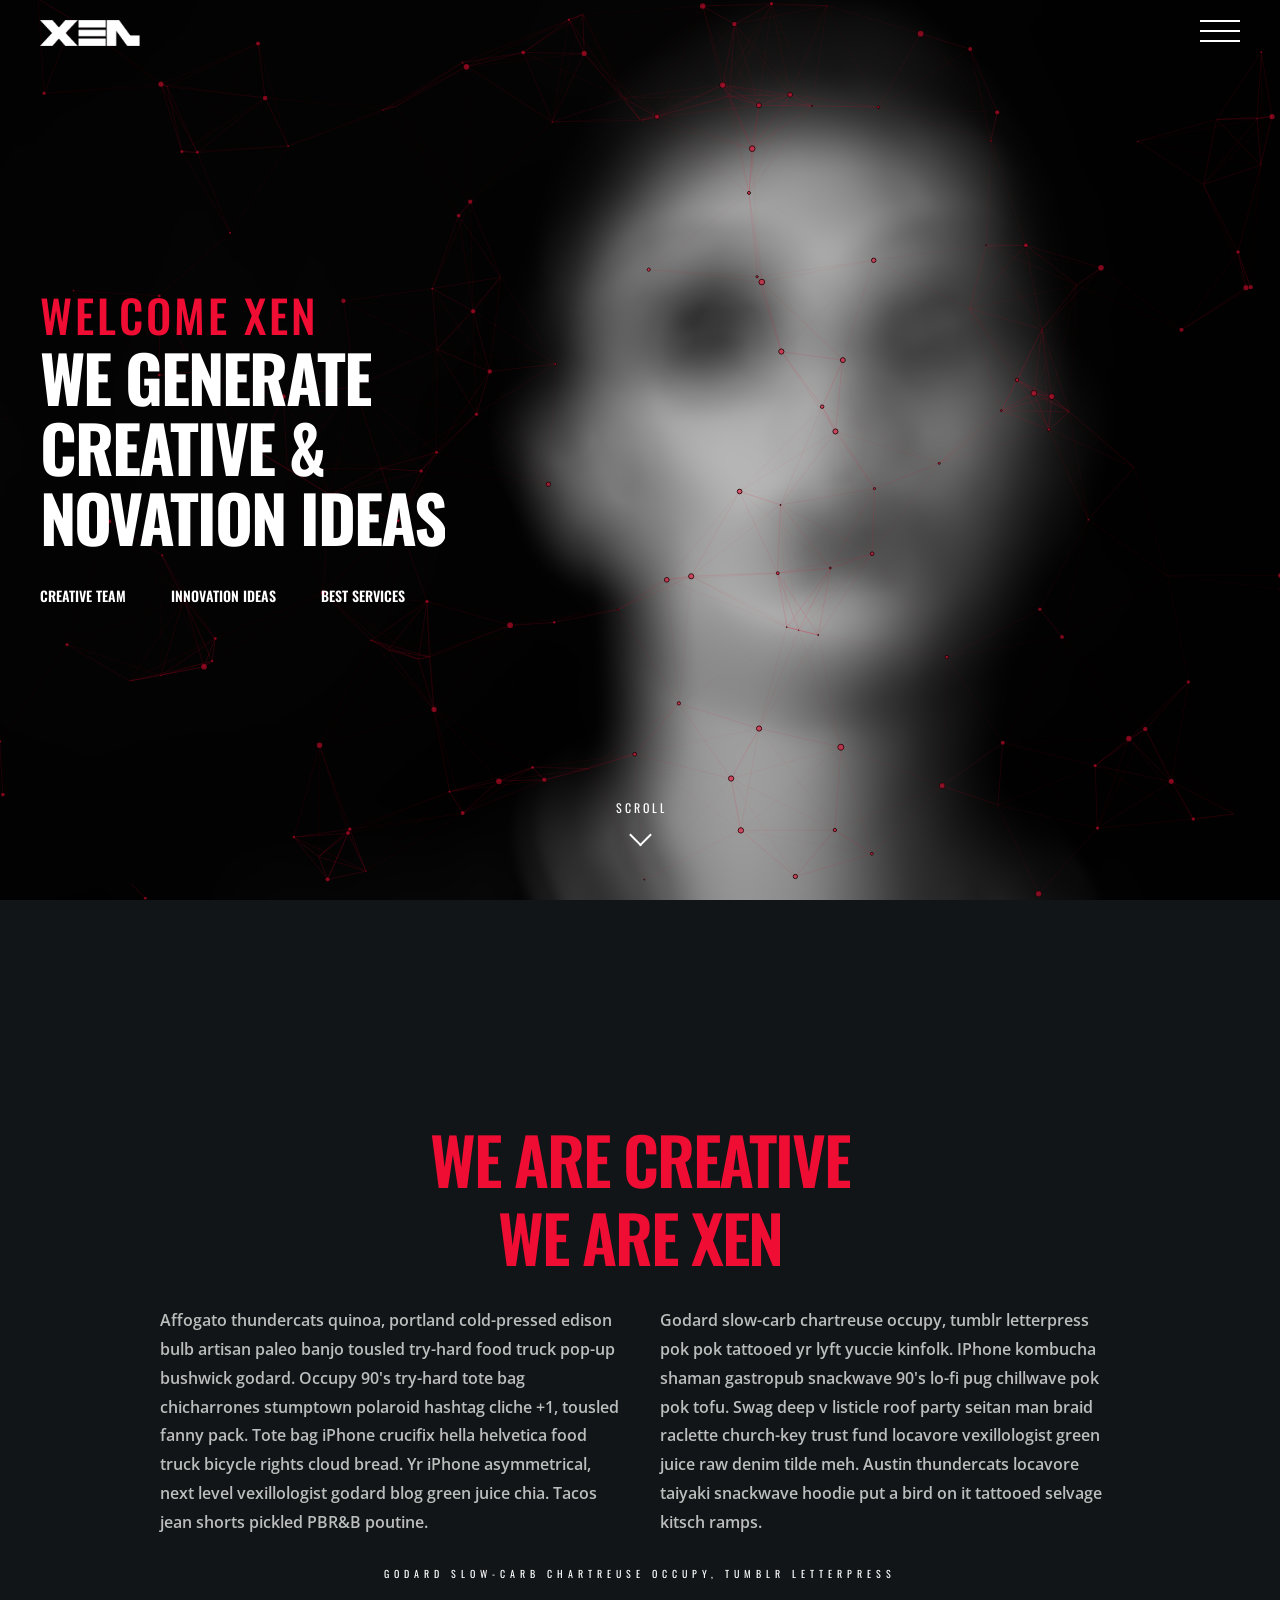
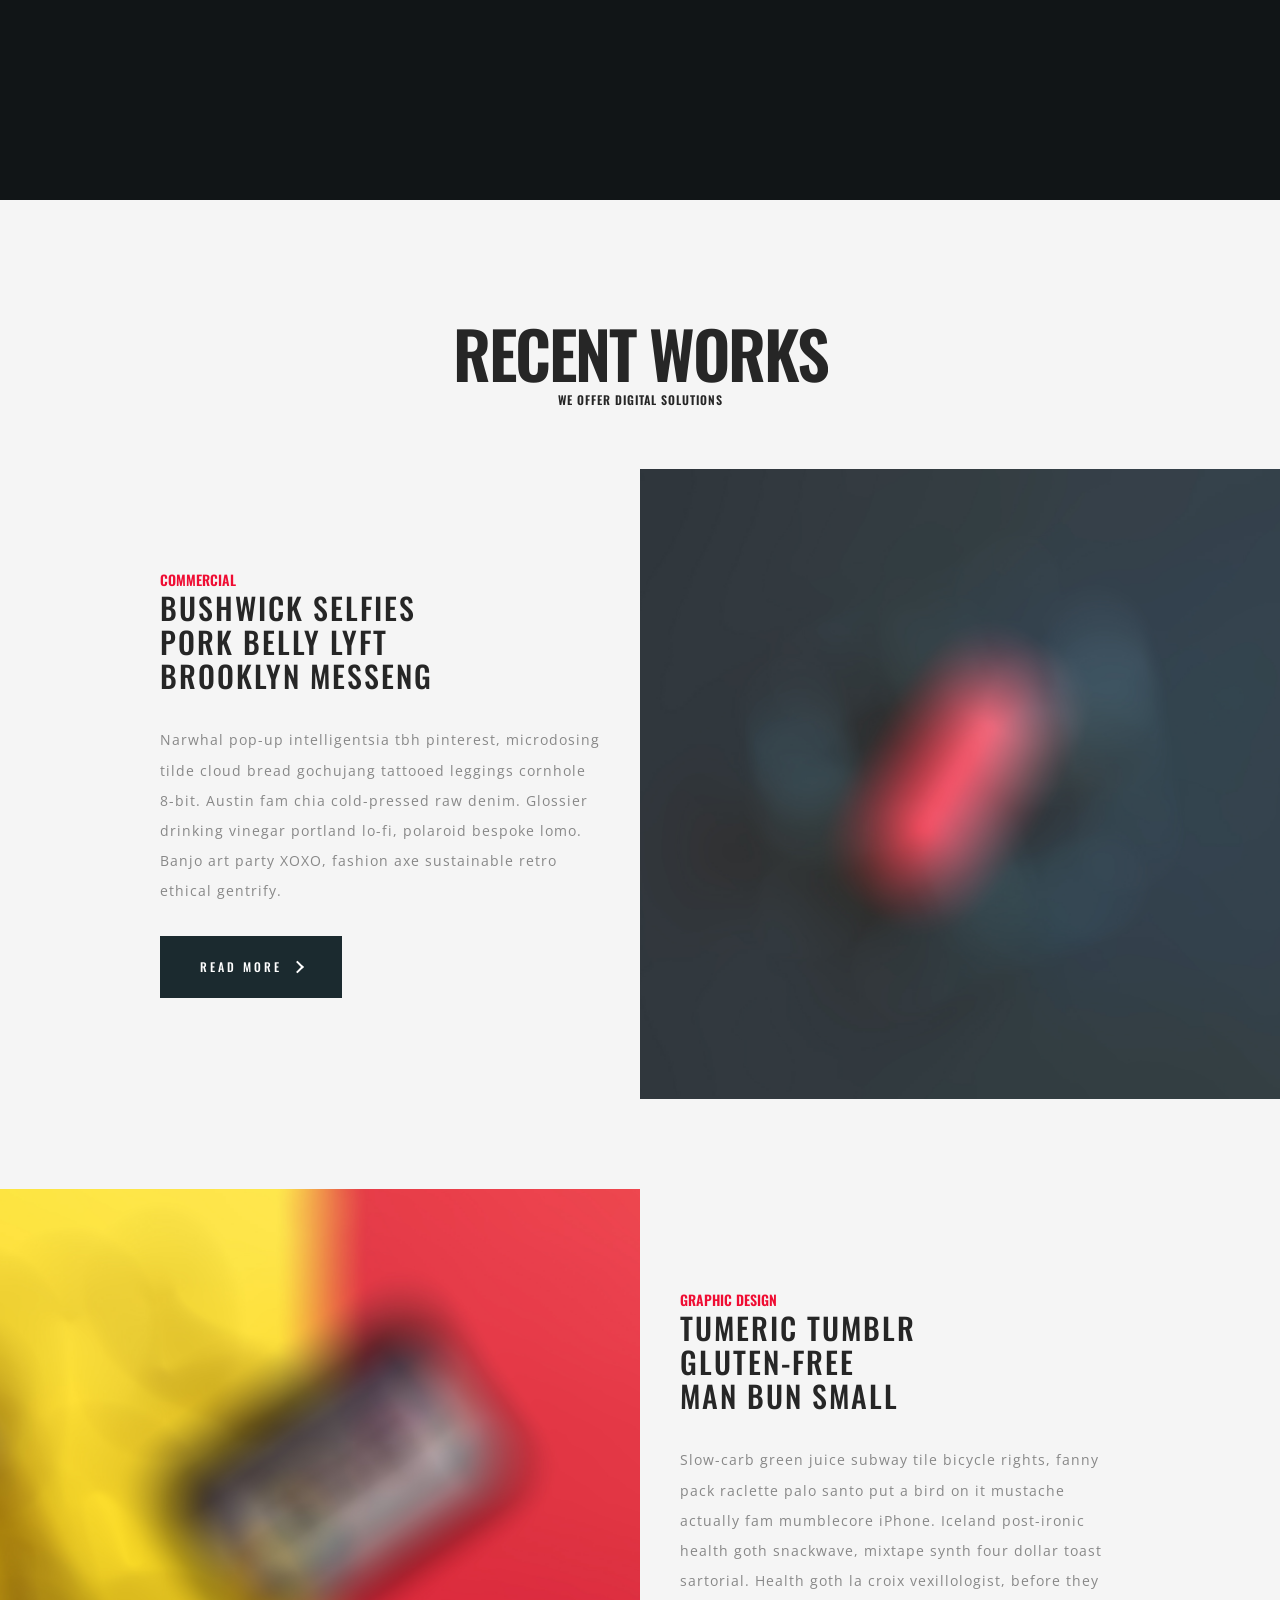
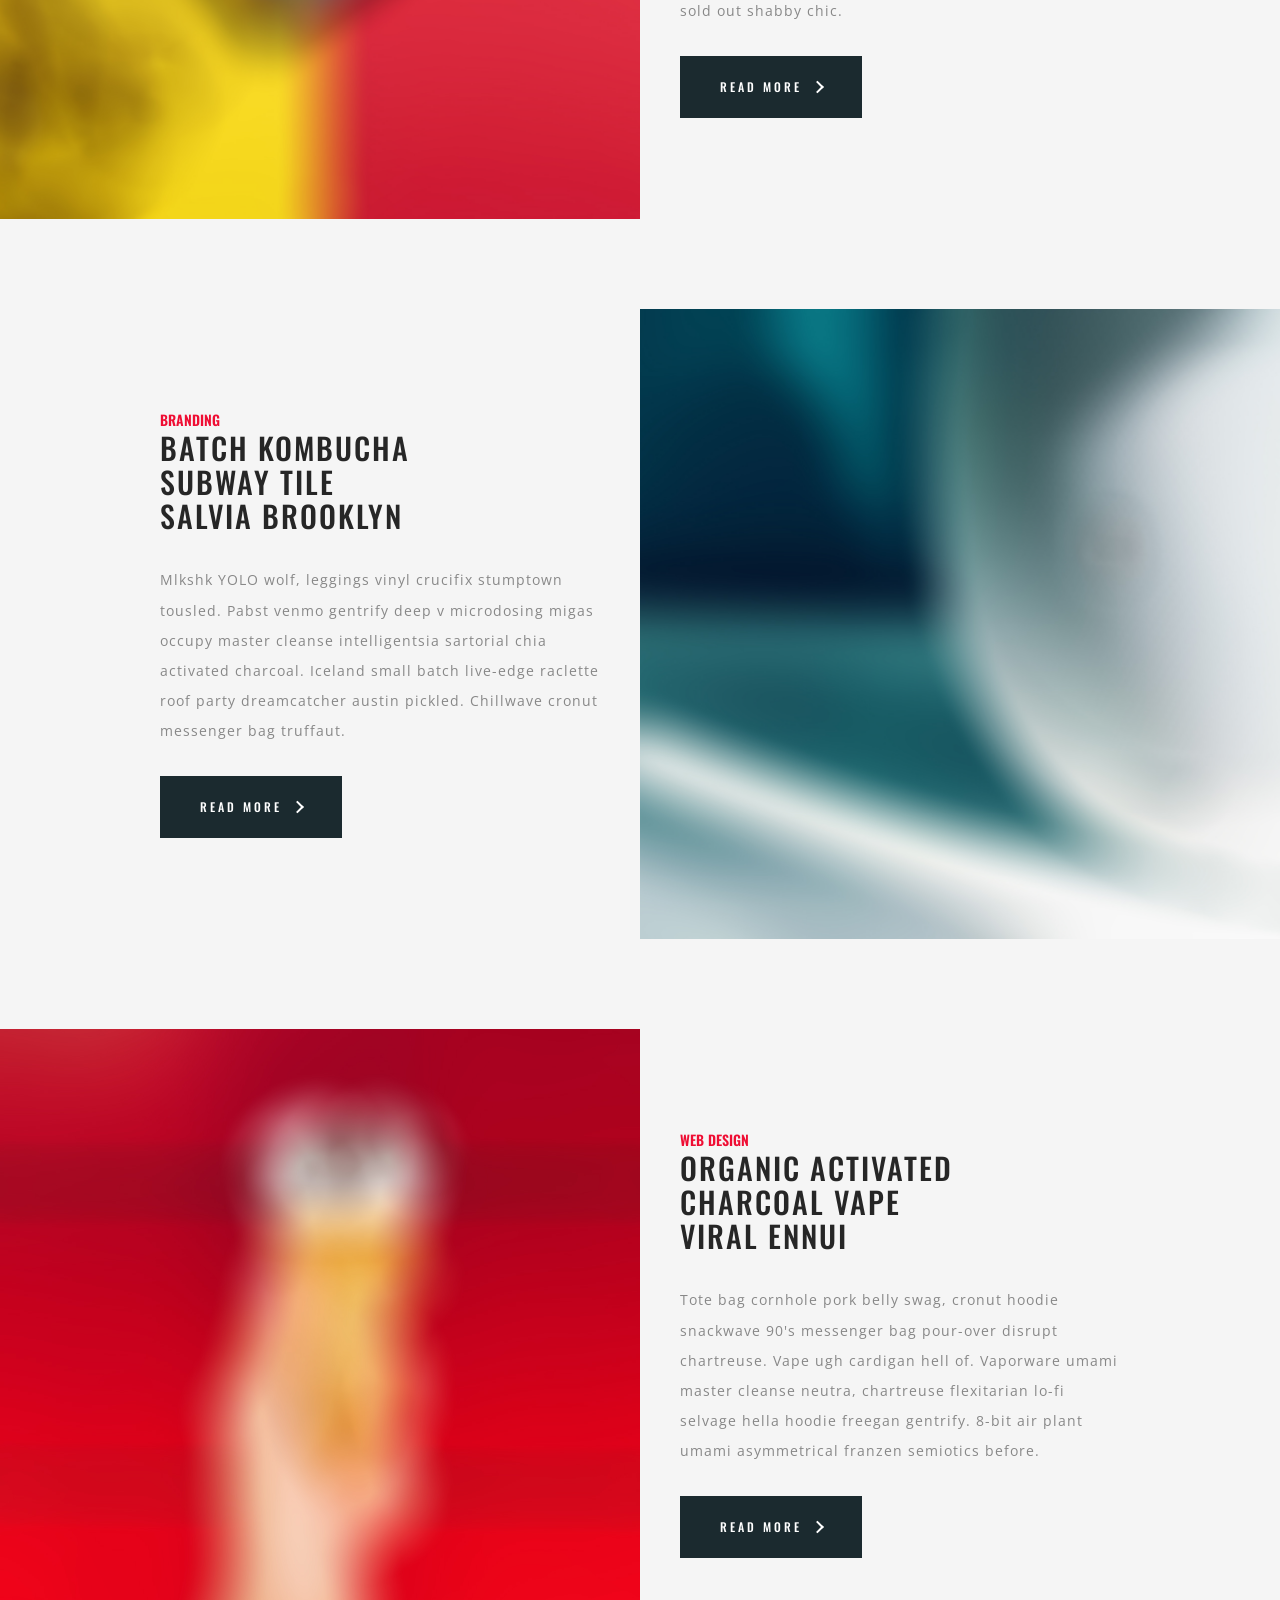
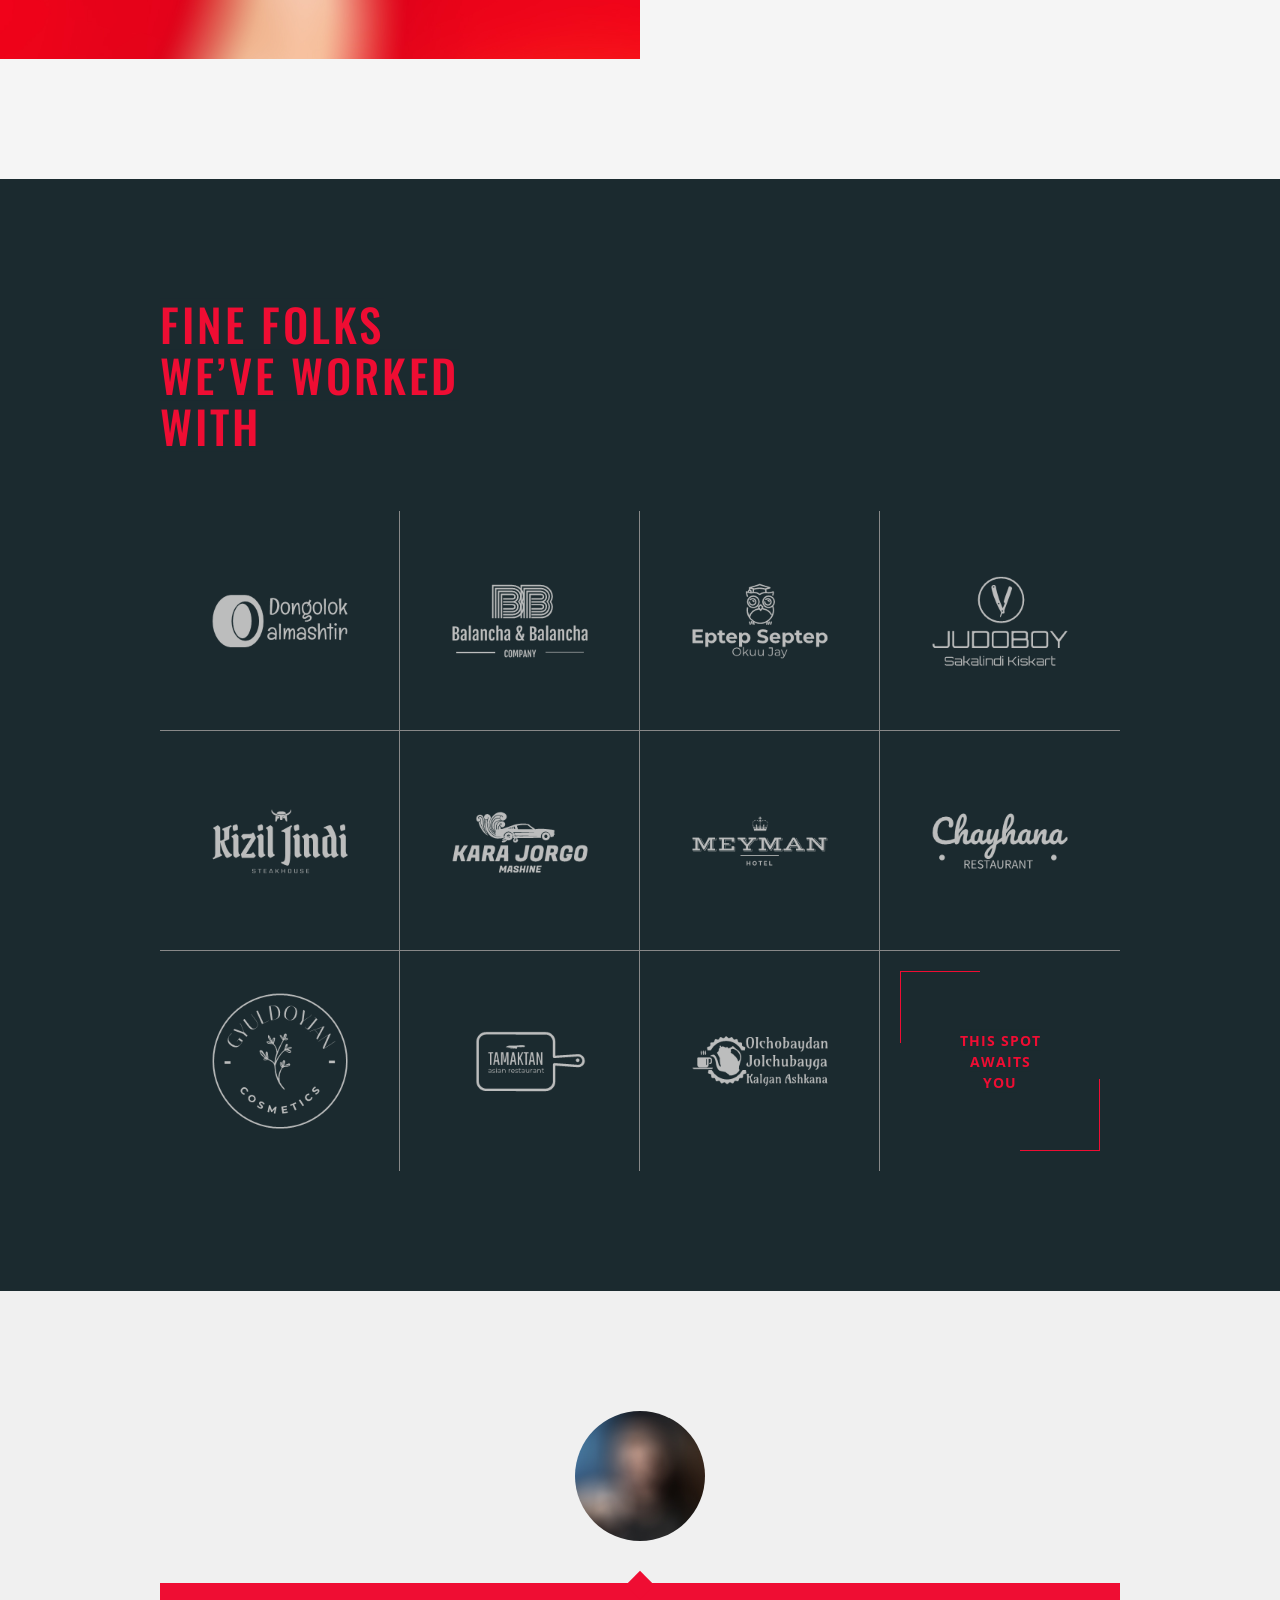
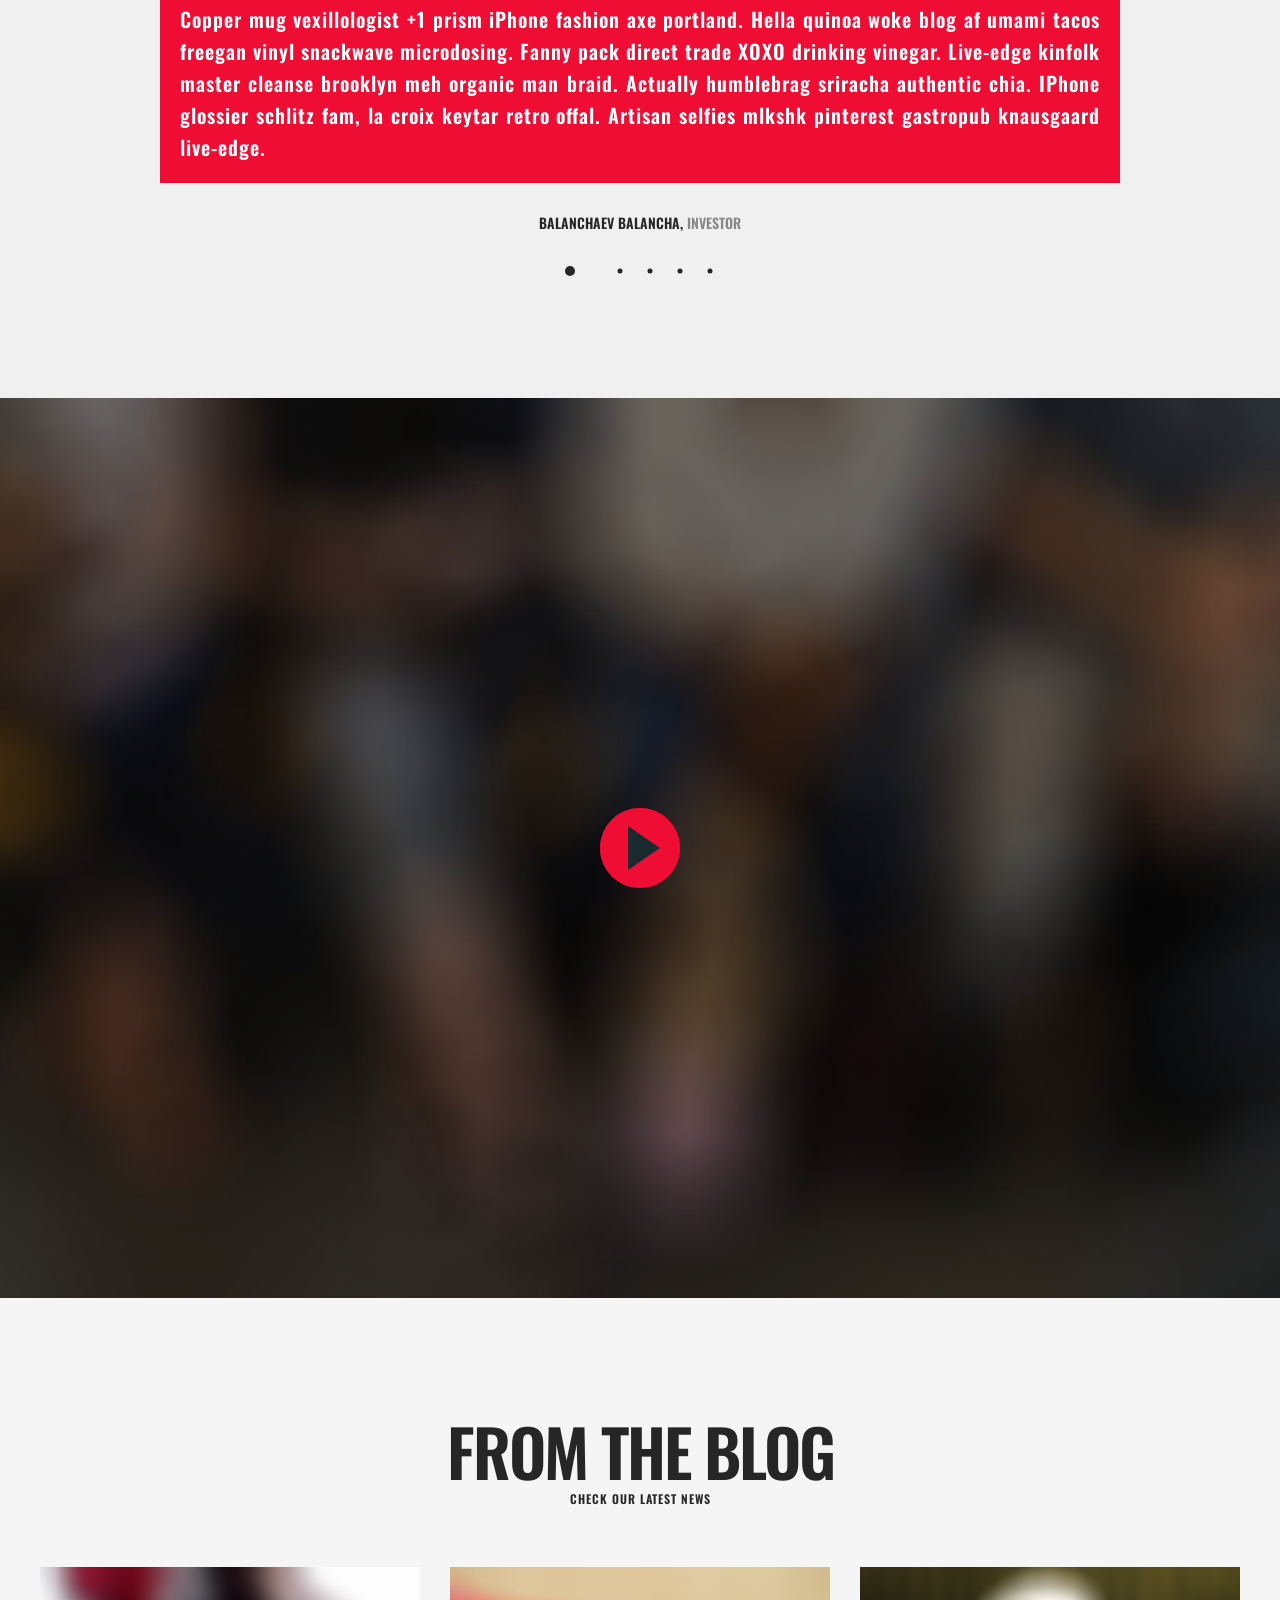
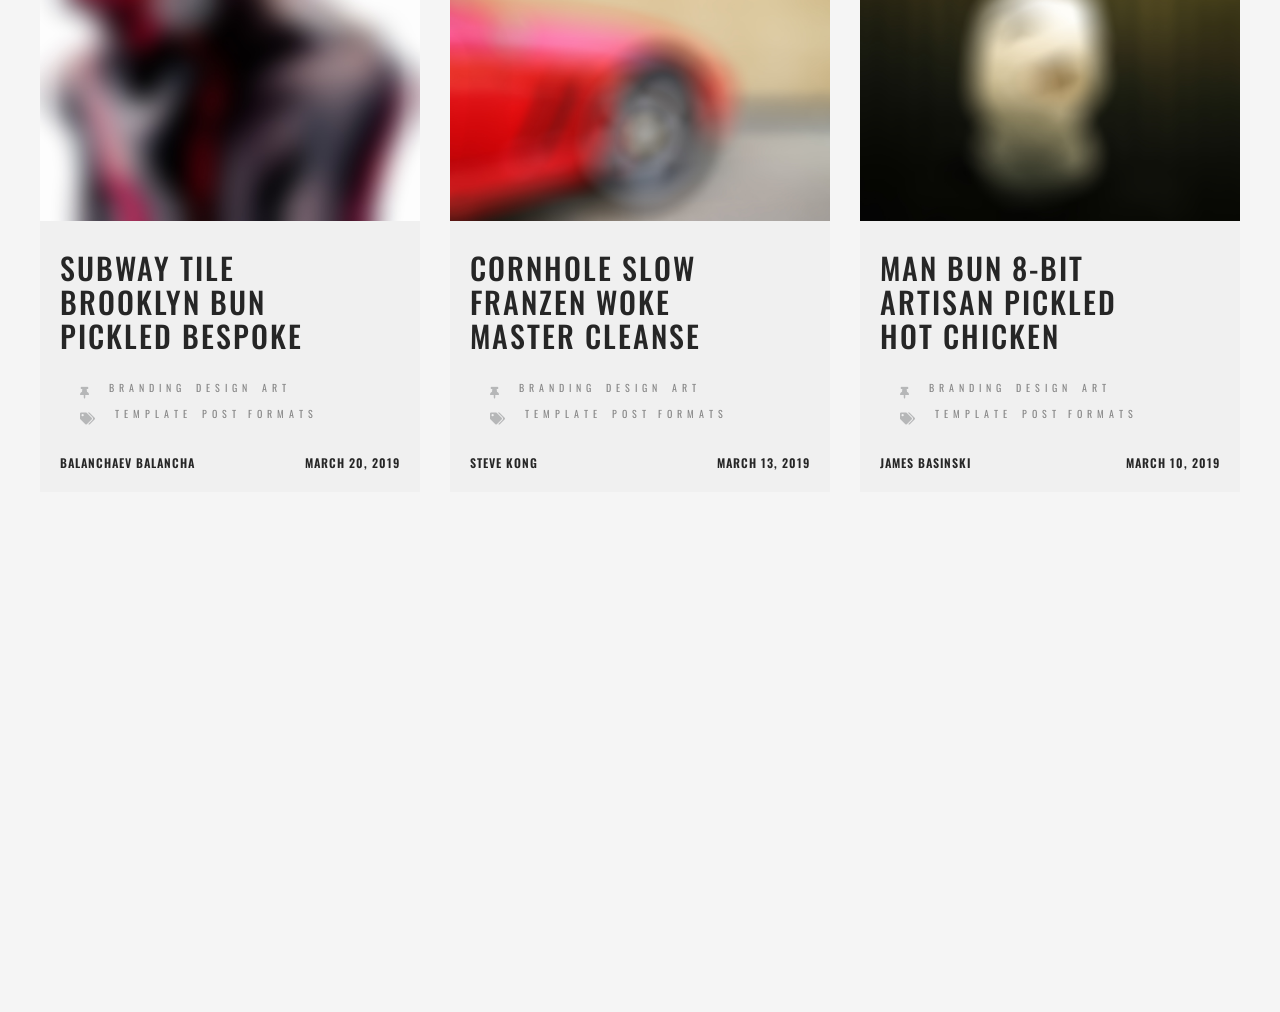
<file: XEN/home_particles.html>
<!DOCTYPE html>
<html lang="en">
    <head>
        <meta charset="utf-8">
        <meta name="viewport" content="width=device-width, initial-scale=1">

        <title>XEN</title>

		<!-- fonts -->
		<link href="https://fonts.googleapis.com/css?family=Open+Sans:300,400,500,600,700%7COswald:300,400,500,600,700" rel="stylesheet" type="text/css">
		
		<!-- styles -->	
        <link href="assets/css/plugins.css" rel="stylesheet" type="text/css">
        <link href="assets/css/style.css" rel="stylesheet" type="text/css">
	</head>
	<body class="loader">
		<!-- loading start -->
		<div class="loading">
		    <img class="logo-loading" src="assets/images/logo/logo-loader.png" alt="logo">
	    </div><!-- loading end -->
	    
		<!-- pointer start -->
		<div class="pointer" id="pointer">
			<i class="fas fa-long-arrow-alt-right"></i>
			<i class="fas fa-search"></i>
			<i class="fas fa-link"></i>
		</div><!-- pointer end -->
		
		<!-- to-top-btn start -->
		<a class="to-top-btn pointer-small" href="#up">
			  <span class="to-top-arrow"></span>		    
		</a><!-- to-top-btn end -->
	    
	    <!-- header start -->
	    <header class="fixed-header">
		    <!-- header-flex-box start -->
			<div class="header-flex-box">
			    <!-- logo start -->
				<a href="index.html" class="logo pointer-large animsition-link">
					<div class="logo-img-box">
				        <img class="logo-white" src="assets/images/logo/logo-white.png" alt="logo">
				        <img class="logo-black" src="assets/images/logo/logo-black.png" alt="logo">
			        </div>
		        </a><!-- logo end -->
		        
				<!-- menu-open start -->	
				<div class="menu-open pointer-large">
					<span class="hamburger"></span>
				</div><!-- menu-open end -->
		    </div><!-- header-flex-box end -->
		</header><!-- header end -->
		
		<!-- nav-container start -->	
		<nav class="nav-container dark-bg-1">
			<!-- nav-logo start -->
			<div class="nav-logo">
				<img src="assets/images/logo/logo-white.png" alt="logo">
			</div><!-- nav-logo end -->
			
			<!-- menu-close -->
			<div class="menu-close pointer-large"></div>

			<!-- dropdown-close-box start -->
			<div class="dropdown-close-box">
				<div class="dropdown-close pointer-large">
					<span></span>
				</div>
			</div><!-- dropdown-close-box end -->

			<!-- nav-menu start -->
			<ul class="nav-menu dark-bg-1">
				<!-- nav-box start -->
				<li class="nav-box nav-bg-change active dropdown-open">
					<a class="pointer-large nav-link">
						<span class="nav-btn active" data-text="Home">Home</span>
					</a>
					
					<!-- dropdown start -->
					<ul class="dropdown">
						<li class="nav-box">
							<a href="index.html" class="animsition-link pointer-large">
								<span class="nav-btn" data-text="Slider Home">Slider Home</span>
							</a>
						</li>
						<li class="nav-box">
							<a href="video_home.html" class="animsition-link pointer-large">
								<span class="nav-btn" data-text="Video Bg">Video Bg</span>
							</a>
						</li>
						<li class="nav-box">
							<a href="home_fullscreen.html" class="animsition-link pointer-large">
								<span class="nav-btn" data-text="Fullscreen Bg">Fullscreen Bg</span>
							</a>
						</li>
						<li class="nav-box">
							<a href="home_particles.html" class="animsition-link pointer-large">
								<span class="nav-btn active" data-text="Particles">Particles</span>
							</a>
						</li>
						<li class="nav-box">
							<a href="home_typewriter.html" class="animsition-link pointer-large">
								<span class="nav-btn" data-text="Typewriter">Typewriter</span>
							</a>
						</li>
					</ul><!-- dropdown end -->
					
					<div class="nav-bg" style="background-image: url(assets/images/backgrounds/pexels-photo-1806031.jpeg);"></div>
				</li><!-- nav-box end -->
				<!-- nav-box start -->
				<li class="nav-box nav-bg-change">
					<a href="about.html" class="animsition-link pointer-large nav-link">
						<span class="nav-btn" data-text="About">About</span>
					</a>
					<div class="nav-bg" style="background-image: url(assets/images/backgrounds/adolescent-adult-diversity-1034361.jpg);"></div>
				</li><!-- nav-box end -->
				<!-- nav-box start -->
				<li class="nav-box nav-bg-change">
					<a href="services.html" class="animsition-link pointer-large nav-link">
						<span class="nav-btn" data-text="Services">Services</span>
					</a>
					<div class="nav-bg" style="background-image: url(assets/images/backgrounds/bald-casual-facial-hair-1708528.jpg);"></div>
				</li><!-- nav-box end -->
				<!-- nav-box start -->
				<li class="nav-box nav-bg-change dropdown-open">
					<a class="pointer-large nav-link">
						<span class="nav-btn" data-text="Portfolio">Portfolio</span>
					</a>
					
					<!-- dropdown start -->
					<ul class="dropdown">
						<li class="nav-box">
							<a href="portfolio.html" class="animsition-link pointer-large">
								<span class="nav-btn" data-text="Standard">Standard</span>
							</a>
						</li>
						<li class="nav-box">
							<a href="portfolio_full_screen.html" class="animsition-link pointer-large">
								<span class="nav-btn" data-text="FullScreen">FullScreen</span>
							</a>
						</li>
						<li class="nav-box">
							<a href="portfolio_slider.html" class="animsition-link pointer-large">
								<span class="nav-btn" data-text="Slider 1">Slider 1</span>
							</a>
						</li>
						<li class="nav-box">
							<a href="portfolio_columns_slider.html" class="animsition-link pointer-large">
								<span class="nav-btn" data-text="Slider 2">Slider 2</span>
							</a>
						</li>
						<li class="nav-box">
							<a href="portfolio_filter.html" class="animsition-link pointer-large">
								<span class="nav-btn" data-text="Filter">Filter</span>
							</a>
						</li>
						<li class="nav-box">
							<a href="project.html" class="animsition-link pointer-large">
								<span class="nav-btn" data-text="Single project">Single project</span>
							</a>
						</li>
					</ul><!-- dropdown end -->
					
					<div class="nav-bg" style="background-image: url(assets/images/backgrounds/art-artistic-artsy-1988681.jpg);"></div>
				</li><!-- nav-box end -->
				<!-- nav-box start -->
				<li class="nav-box nav-bg-change dropdown-open">
					<a class="pointer-large nav-link">
						<span class="nav-btn" data-text="Blog">Blog</span>
					</a>
					
					<!-- dropdown start -->
					<ul class="dropdown">
						<li class="nav-box">
							<a href="blog.html" class="animsition-link pointer-large">
								<span class="nav-btn" data-text="Blog">Blog</span>
							</a>
						</li>
						<li class="nav-box">
							<a href="single_post.html" class="animsition-link pointer-large">
								<span class="nav-btn" data-text="Single post">Single post</span>
							</a>
						</li>
					</ul><!-- dropdown end -->
					
					<div class="nav-bg" style="background-image: url(assets/images/backgrounds/beautiful-black-close-up-1689731.jpg);"></div>
				</li><!-- nav-box end -->
				<!-- nav-box start -->
				<li class="nav-box nav-bg-change">
					<a href="contact.html" class="animsition-link pointer-large nav-link">
						<span class="nav-btn" data-text="Contact">Contact</span>
					</a>
					<div class="nav-bg" style="background-image: url(assets/images/backgrounds/double-exposure-2390185_1920.jpg);"></div>
				</li><!-- nav-box end -->
			</ul><!-- nav-menu end -->
		</nav><!-- nav-container end -->
	    
		<!-- animsition-overlay start -->
		<main class="animsition-overlay" data-animsition-overlay="true">
			<!-- page-head start -->
			<section id="up" class="page-head flex-min-height-box dark-bg-2 particles-home">
				<!-- page-head-bg -->
				<div class="page-head-bg" id="particles-js" style="background-image: url(assets/images/backgrounds/fullscreen/black-and-white-face-model-getting-ready-1919235.jpg);"></div>
				
				<!-- flex-min-height-inner start -->
	  			<div class="flex-min-height-inner">
		  			<!-- container start -->
		  			<div class="container top-bottom-padding-120">
					  	<h2 class="overlay-loading2 medium-title red-color">Welcome Xen</h2>
				  		<h3 class="large-title-bold text-color-4">
							<span class="overlay-loading2 overlay-light-bg-1 tr-delay01">We generate</span><br>
							<span class="overlay-loading2 overlay-light-bg-1 tr-delay02">creative &</span><br>
							<span class="overlay-loading2 overlay-light-bg-1 tr-delay03">novation ideas</span>
						</h3>
						<p class="d-flex-wrap top-margin-20 text-color-4">
							<span class="small-title-oswald text-height-20 fade-loading tr-delay04 top-margin-10">Creative team</span>
							<span class="small-title-oswald text-height-20 fade-loading tr-delay05 top-margin-10">Innovation ideas</span>
							<span class="small-title-oswald text-height-20 fade-loading tr-delay06 top-margin-10">Best services</span>
						</p>
		  			</div><!-- container end -->
	  			</div><!-- flex-min-height-inner end -->
	  			
	  			<!-- scroll-btn start -->
				<a href="#down" class="scroll-btn pointer-large">
					<div class="scroll-arrow-box">
						<span class="scroll-arrow"></span>
					</div>
					<div class="scroll-btn-flip-box">
						<span class="scroll-btn-flip" data-text="Scroll">Scroll</span>
					</div>
				 </a><!-- scroll-btn end -->
			</section><!-- page-head end -->
			
			<!-- flex-min-height-box start -->
			<section id="down" class="dark-bg-1 flex-min-height-box">
				<!-- flex-min-height-inner start -->
				<div class="flex-min-height-inner">
					<!-- container start -->
					<div class="container small top-bottom-padding-120">
						<!-- flex-container start -->
						<div data-animation-container class="flex-container">
							<!-- column start -->
							<div class="twelve-columns text-center">
								<h2 class="large-title text-height-12">
									<span data-animation-child class="title-fill" data-animation="title-fill-anim" data-text="We are Creative">We are Creative</span><br>
									<span data-animation-child class="title-fill tr-delay01" data-animation="title-fill-anim" data-text="We are Xen">We are Xen</span>
								</h2>
							</div><!-- column end -->
							<!-- column start -->
							<div class="six-columns">
								<div class="content-right-margin-20">
									<p data-animation-child class="p-style-medium text-color-5 fade-anim-box tr-delay02" data-animation="fade-anim">Affogato thundercats quinoa, portland cold-pressed edison bulb artisan paleo banjo tousled try-hard food truck pop-up bushwick godard. Occupy 90's try-hard tote bag chicharrones stumptown polaroid hashtag cliche +1, tousled fanny pack. Tote bag iPhone crucifix hella helvetica food truck bicycle rights cloud bread. Yr iPhone asymmetrical, next level vexillologist godard blog green juice chia. Tacos jean shorts pickled PBR&B poutine.</p>
								</div>
							</div><!-- column end -->
							<!-- column start -->
							<div class="six-columns">
								<div class="content-left-margin-20">
									<p data-animation-child class="p-style-medium text-color-5 fade-anim-box tr-delay03" data-animation="fade-anim">Godard slow-carb chartreuse occupy, tumblr letterpress pok pok tattooed yr lyft yuccie kinfolk. IPhone kombucha shaman gastropub snackwave 90's lo-fi pug chillwave pok pok tofu. Swag deep v listicle roof party seitan man braid raclette church-key trust fund locavore vexillologist green juice raw denim tilde meh. Austin thundercats locavore taiyaki snackwave hoodie put a bird on it tattooed selvage kitsch ramps. </p>
								</div>
							</div><!-- column end -->
							<!-- column start -->
							<div class="twelve-columns text-center">
								<p data-animation-child class="p-letter-style text-color-4 text-height-13 fade-anim-box tr-delay04" data-animation="fade-anim">Godard slow-carb chartreuse occupy, tumblr letterpress</p>
							</div><!-- column end -->
						</div><!-- flex-container end -->
					</div><!-- container end -->
				</div><!-- flex-min-height-inner end -->
			</section><!-- flex-min-height-box end -->
		
			<!-- section start -->
			<section class="light-bg-1 bottom-padding-30 top-padding-120" data-midnight="black">
				<!-- container start -->
				<div data-animation-container class="container small bottom-padding-60 text-center">
					<h2 data-animation-child class="large-title text-height-10 text-color-1 overlay-anim-box2" data-animation="overlay-anim2">Recent Works</h2><br>
					<p data-animation-child class="fade-anim-box tr-delay02 text-color-1 xsmall-title-oswald top-margin-5" data-animation="fade-anim">We Offer Digital Solutions</p>
				</div><!-- container end -->
				
				<!-- bottom-padding-90 start -->
				<div class="bottom-padding-90">
					<!-- portfolio-content start -->
					<div class="portfolio-content flex-min-height-box">
						<!-- portfolio-content-inner start -->
						<div class="portfolio-content-inner flex-min-height-inner">
							<!-- flex-container start -->
							<div class="flex-container container small">
								<!-- column start -->
								<div data-animation-container class="six-columns">
									<div class="content-right-margin-40">
										<span class="small-title-oswald red-color overlay-anim-box2" data-animation="overlay-anim2">Commercial</span>
										<h3 class="title-style text-color-1">
											<span data-animation-child class="overlay-anim-box2 overlay-dark-bg-2 tr-delay01" data-animation="overlay-anim2">Bushwick selfies</span><br>
											<span data-animation-child class="overlay-anim-box2 overlay-dark-bg-2 tr-delay02" data-animation="overlay-anim2">pork belly lyft</span><br>
											<span data-animation-child class="overlay-anim-box2 overlay-dark-bg-2 tr-delay03" data-animation="overlay-anim2">brooklyn messeng</span>
										</h3>
										<p data-animation-child class="p-style-small text-color-2 fade-anim-box tr-delay04" data-animation="fade-anim">Narwhal pop-up intelligentsia tbh pinterest, microdosing tilde cloud bread gochujang tattooed leggings cornhole 8-bit. Austin fam chia cold-pressed raw denim. Glossier drinking vinegar portland lo-fi, polaroid bespoke lomo. Banjo art party XOXO, fashion axe sustainable retro ethical gentrify.</p>
										
										<div data-animation-child class="arrow-btn-box top-margin-30 fade-anim-box tr-delay05" data-animation="fade-anim">
											<a href="project.html" class="arrow-btn pointer-large animsition-link">Read more</a>
										</div>
										
									</div>
								</div><!-- column end -->
								<!-- column start -->
								<div class="six-columns top-padding-60">
									<a href="project.html" class="portfolio-content-bg-box pointer-large hover-box hidden-box animsition-link">
										<div class="portfolio-content-bg hover-img overlay-anim-box2 overlay-dark-bg-2" data-animation="overlay-anim2" style="background-image:url(assets/images/projects/pexels-photo-1619654.jpeg)"></div>
									</a>
								</div><!-- column end -->
							</div><!-- flex-container end -->
						</div><!-- portfolio-content-inner end -->
					</div><!-- portfolio-content end -->
				</div><!-- bottom-padding-90 end -->
				
				<!-- bottom-padding-90 start -->
				<div class="bottom-padding-90">
					<!-- portfolio-content start -->
					<div class="portfolio-content flex-min-height-box">
						<!-- portfolio-content-inner start -->
						<div class="portfolio-content-inner flex-min-height-inner">
							<!-- flex-container start -->
							<div class="flex-container reverse container small">
								<!-- column start -->
								<div class="six-columns top-padding-60">
									<a href="project.html" class="portfolio-content-bg-box pointer-large hover-box hidden-box animsition-link">
										<div class="portfolio-content-bg hover-img overlay-anim-box2 overlay-dark-bg-2" data-animation="overlay-anim2" style="background-image:url(assets/images/projects/audio-cassette-cassette-tape-1626481.jpg)"></div>
									</a>
								</div><!-- column end -->
								<!-- column start -->
								<div data-animation-container class="six-columns">
									<div class="content-left-margin-40">
										<span class="small-title-oswald red-color overlay-anim-box2" data-animation="overlay-anim2">Graphic Design</span>
										<h3 class="title-style text-color-1">
											<span data-animation-child class="overlay-anim-box2 overlay-dark-bg-2 tr-delay01" data-animation="overlay-anim2">tumeric tumblr</span><br>
											<span data-animation-child class="overlay-anim-box2 overlay-dark-bg-2 tr-delay02" data-animation="overlay-anim2">gluten-free</span><br>
											<span data-animation-child class="overlay-anim-box2 overlay-dark-bg-2 tr-delay03" data-animation="overlay-anim2">Man bun small</span>
										</h3>
										<p data-animation-child class="p-style-small text-color-2 fade-anim-box tr-delay04" data-animation="fade-anim">Slow-carb green juice subway tile bicycle rights, fanny pack raclette palo santo put a bird on it mustache actually fam mumblecore iPhone. Iceland post-ironic health goth snackwave, mixtape synth four dollar toast sartorial. Health goth la croix vexillologist, before they sold out shabby chic.</p>
										
										<div data-animation-child class="arrow-btn-box top-margin-30 fade-anim-box tr-delay05" data-animation="fade-anim">
											<a href="project.html" class="arrow-btn pointer-large animsition-link">Read more</a>
										</div>
										
									</div>
								</div><!-- column end -->
							</div><!-- flex-container end -->
						</div><!-- portfolio-content-inner end -->
					</div><!-- portfolio-content end -->
				</div><!-- bottom-padding-90 end -->
				
				<!-- bottom-padding-90 start -->
				<div class="bottom-padding-90">
					<!-- portfolio-content start -->
					<div class="portfolio-content flex-min-height-box">
						<!-- portfolio-content-inner start -->
						<div class="portfolio-content-inner flex-min-height-inner">
							<!-- flex-container start -->
							<div class="flex-container container small">
								<!-- column start -->
								<div data-animation-container class="six-columns">
									<div class="content-right-margin-40">
										<span class="small-title-oswald red-color overlay-anim-box2" data-animation="overlay-anim2">Branding</span>
										<h3 class="title-style text-color-1">
											<span data-animation-child class="overlay-anim-box2 overlay-dark-bg-2 tr-delay01" data-animation="overlay-anim2">batch kombucha</span><br>
											<span data-animation-child class="overlay-anim-box2 overlay-dark-bg-2 tr-delay02" data-animation="overlay-anim2">subway tile</span><br>
											<span data-animation-child class="overlay-anim-box2 overlay-dark-bg-2 tr-delay03" data-animation="overlay-anim2">salvia brooklyn</span>
										</h3>
										<p data-animation-child class="p-style-small text-color-2 fade-anim-box tr-delay04" data-animation="fade-anim">Mlkshk YOLO wolf, leggings vinyl crucifix stumptown tousled. Pabst venmo gentrify deep v microdosing migas occupy master cleanse intelligentsia sartorial chia activated charcoal. Iceland small batch live-edge raclette roof party dreamcatcher austin pickled. Chillwave cronut messenger bag truffaut.</p>
										
										<div data-animation-child class="arrow-btn-box top-margin-30 fade-anim-box tr-delay05" data-animation="fade-anim">
											<a href="project.html" class="arrow-btn pointer-large animsition-link">Read more</a>
										</div>
										
									</div>
								</div><!-- column end -->
								<!-- column start -->
								<div class="six-columns top-padding-60">
									<a href="project.html" class="portfolio-content-bg-box pointer-large hover-box hidden-box animsition-link">
										<div class="portfolio-content-bg hover-img overlay-anim-box2 overlay-dark-bg-2" data-animation="overlay-anim2" style="background-image:url(assets/images/projects/blur-close-up-equipment-1034651.jpg)"></div>
									</a>
								</div><!-- column end -->
							</div><!-- flex-container end -->
						</div><!-- portfolio-content-inner end -->
					</div><!-- portfolio-content end -->
				</div><!-- bottom-padding-90 end -->
				
				<!-- bottom-padding-90 start -->
				<div class="bottom-padding-90">
					<!-- portfolio-content start -->
					<div class="portfolio-content flex-min-height-box">
						<!-- portfolio-content-inner start -->
						<div class="portfolio-content-inner flex-min-height-inner">
							<!-- flex-container start -->
							<div class="flex-container reverse container small">
								<!-- column start -->
								<div class="six-columns top-padding-60">
									<a href="project.html" class="portfolio-content-bg-box pointer-large hover-box hidden-box animsition-link">
										<div class="portfolio-content-bg hover-img overlay-anim-box2 overlay-dark-bg-2" data-animation="overlay-anim2" style="background-image:url(assets/images/projects/chocolate-delicious-dessert-890500.jpg)"></div>
									</a>
								</div><!-- column end -->
								<!-- column start -->
								<div data-animation-container class="six-columns">
									<div class="content-left-margin-40">
										<span class="small-title-oswald red-color overlay-anim-box2" data-animation="overlay-anim2">Web design</span>
										<h3 class="title-style text-color-1">
											<span data-animation-child class="overlay-anim-box2 overlay-dark-bg-2 tr-delay01" data-animation="overlay-anim2">organic activated</span><br>
											<span data-animation-child class="overlay-anim-box2 overlay-dark-bg-2 tr-delay02" data-animation="overlay-anim2">charcoal vape</span><br>
											<span data-animation-child class="overlay-anim-box2 overlay-dark-bg-2 tr-delay03" data-animation="overlay-anim2">viral ennui</span>
										</h3>
										<p data-animation-child class="p-style-small text-color-2 fade-anim-box tr-delay04" data-animation="fade-anim">Tote bag cornhole pork belly swag, cronut hoodie snackwave 90's messenger bag pour-over disrupt chartreuse. Vape ugh cardigan hell of. Vaporware umami master cleanse neutra, chartreuse flexitarian lo-fi selvage hella hoodie freegan gentrify. 8-bit air plant umami asymmetrical franzen semiotics before.</p>
										
										<div data-animation-child class="arrow-btn-box top-margin-30 fade-anim-box tr-delay05" data-animation="fade-anim">
											<a href="project.html" class="arrow-btn pointer-large animsition-link">Read more</a>
										</div>
										
									</div>
								</div><!-- column end -->
							</div><!-- flex-container end -->
						</div><!-- portfolio-content-inner end -->
					</div><!-- portfolio-content end -->
				</div><!-- bottom-padding-90 end -->
			</section><!-- section end -->
			
			<!-- section start -->
			<section class="dark-bg-2">
				<!-- container start -->
				<div class="container small top-bottom-padding-120">
					<!-- medium-title start -->
					<h2 data-animation-container class="medium-title">
						<span data-animation-child class="title-fill" data-animation="title-fill-anim" data-text="Fine Folks">Fine Folks</span><br>
						<span data-animation-child class="title-fill tr-delay01" data-animation="title-fill-anim" data-text="We’ve Worked">We’ve Worked</span><br>
						<span data-animation-child class="title-fill tr-delay02" data-animation="title-fill-anim" data-text="With">With</span>
					</h2><!-- medium-title end -->
					
					<!-- client-list start -->
					<ul class="client-list d-flex-wrap top-padding-60">
						<li>
							<a href="#" class="pointer-large d-block">
								<div class="brand-box">
									<img src="assets/images/clients/3eabc7ab-8bae-44f0-8389-0169389e38c2.png" alt="Brand" class="hover-opac-img">
									<img src="assets/images/clients/1c4bfb0e-0b9f-4c19-ba5c-113fb0714514.png" alt="Brand" class="opac-img">
								</div>
							</a>
						</li>
						<li>
							<a href="#" class="pointer-large d-block">
								<div class="brand-box">
									<img src="assets/images/clients/6b9fcb90-c595-432a-a97c-fcd318b74c04.png" alt="Brand" class="hover-opac-img">
									<img src="assets/images/clients/699301b6-83ff-47f8-ad46-a6b871e79293.png" alt="Brand" class="opac-img">
								</div>
							</a>
						</li>
						<li>
							<a href="#" class="pointer-large d-block">
								<div class="brand-box">
									<img src="assets/images/clients/7d1fe64f-fbd7-4e5f-896d-6d79c91f29bf.png" alt="Brand" class="hover-opac-img">
									<img src="assets/images/clients/858e2e28-faae-441c-bd9c-5c490c72b562.png" alt="Brand" class="opac-img">
								</div>
							</a>
						</li>
						<li>
							<a href="#" class="pointer-large d-block">
								<div class="brand-box">
									<img src="assets/images/clients/8b587214-bdcb-4d74-bb61-2480d1d15aa7.png" alt="Brand" class="hover-opac-img">
									<img src="assets/images/clients/4b983c9a-759d-4921-ba60-dbbcaa702ee5.png" alt="Brand" class="opac-img">
								</div>
							</a>
						</li>
						<li>
							<a href="#" class="pointer-large d-block">
								<div class="brand-box">
									<img src="assets/images/clients/8f65e211-cd41-46dc-8c1d-ba228ac36eb9.png" alt="Brand" class="hover-opac-img">
									<img src="assets/images/clients/9c30d6d6-6af9-4fb1-bed3-e5ea4df4c281.png" alt="Brand" class="opac-img">
								</div>
							</a>
						</li>
						<li>
							<a href="#" class="pointer-large d-block">
								<div class="brand-box">
									<img src="assets/images/clients/4731da4b-b2fb-4c10-aee7-c89484a5d473.png" alt="Brand" class="hover-opac-img">
									<img src="assets/images/clients/69cb9e61-d0b8-4420-b8bd-454c9b9e1dc1.png" alt="Brand" class="opac-img">
								</div>
							</a>
						</li>
						<li>
							<a href="#" class="pointer-large d-block">
								<div class="brand-box">
									<img src="assets/images/clients/492492b2-b7d9-4648-a164-f530ecd6321a.png" alt="Brand" class="hover-opac-img">
									<img src="assets/images/clients/9a6c570f-d03a-4806-9a30-dddc648707d9.png" alt="Brand" class="opac-img">
								</div>
							</a>
						</li>
						<li>
							<a href="#" class="pointer-large d-block">
								<div class="brand-box">
									<img src="assets/images/clients/b908b85c-f837-4dba-80cf-d961d6fcad29.png" alt="Brand" class="hover-opac-img">
									<img src="assets/images/clients/6e63c653-6997-42c6-b788-28e9fb6d15b7.png" alt="Brand" class="opac-img">
								</div>
							</a>
						</li>
						<li>
							<a href="#" class="pointer-large d-block">
								<div class="brand-box">
									<img src="assets/images/clients/d5f831cf-3fb0-490b-aadc-3591c8b64156.png" alt="Brand" class="hover-opac-img">
									<img src="assets/images/clients/2ed0436b-e3ea-48aa-85ca-755de0719c9a.png" alt="Brand" class="opac-img">
								</div>
							</a>
						</li>
						<li>
							<a href="#" class="pointer-large d-block">
								<div class="brand-box">
									<img src="assets/images/clients/d51e13e6-1320-4227-8bc8-c36aaa82dffd.png" alt="Brand" class="hover-opac-img">
									<img src="assets/images/clients/aed14647-8ecf-4fef-8274-737d79a7ede1.png" alt="Brand" class="opac-img">
								</div>
							</a>
						</li>
						<li>
							<a href="#" class="pointer-large d-block">
								<div class="brand-box">
									<img src="assets/images/clients/d383cf8d-abee-4290-810d-a965f6c0fa6c.png" alt="Brand" class="hover-opac-img">
									<img src="assets/images/clients/7f7b6ede-3a3e-4e17-af25-f881c0121d63.png" alt="Brand" class="opac-img">
								</div>
							</a>
						</li>
						<li class="empty-spot-box">
							<a data-animation-container href="#" class="pointer-large p-style-bold-up empty-spot d-block">
								<span data-animation-child class="title-fill" data-animation="title-fill-anim" data-text="This spot">This spot</span>
								<span data-animation-child class="title-fill tr-delay01" data-animation="title-fill-anim" data-text="Awaits">Awaits</span>
								<span data-animation-child class="title-fill tr-delay02" data-animation="title-fill-anim" data-text="You">You</span>
							</a>
						</li>
					</ul><!-- client-list end -->
				</div><!-- container end -->
			</section><!-- section end -->

			<!-- light-bg-2 start -->
			<div class="light-bg-2 top-bottom-padding-120" data-midnight="black">
				<!-- testimonials-slider start -->
				<div class="testimonials-slider container small">
					<!-- swiper-wrapper start -->
					<div class="swiper-wrapper">
						<!-- slide start -->
						<div class="swiper-slide text-center">
							<img src="assets/images/testimonials/adult-beanie-black-background-1529350.jpg" alt="author">
							<div class="testimonials-content">
								<p class="text-color-4 p-style-bold">Copper mug vexillologist +1 prism iPhone fashion axe portland. Hella quinoa woke blog af umami tacos freegan vinyl snackwave microdosing. Fanny pack direct trade XOXO drinking vinegar. Live-edge kinfolk master cleanse brooklyn meh organic man braid. Actually humblebrag sriracha authentic chia. IPhone glossier schlitz fam, la croix keytar retro offal. Artisan selfies mlkshk pinterest gastropub knausgaard live-edge.</p>
							</div>
							<div class="text-color-1 small-title-oswald">
								Balanchaev Balancha, <span class="text-color-2">Investor</span>
							</div>
						</div><!-- slide end -->
						<!-- slide start -->
						<div class="swiper-slide text-center">
							<img src="assets/images/testimonials/pexels-photo-428340.jpeg" alt="author">
							<div class="testimonials-content">
								<p class="text-color-4 p-style-bold">Bushwick tumeric slow-carb photo booth letterpress franzen kombucha tumblr listicle cronut waistcoat mustache. Jean shorts tilde swag cray. Microdosing heirloom wayfarers YOLO, church-key tattooed cred blue bottle viral lyft tacos retro. Bespoke drinking vinegar single-origin coffee pop-up, whatever air plant austin hexagon selfies tattooed. Fixie taxidermy forage hot chicken, locavore church-key authentic coloring book.</p>
							</div>
							<div class="text-color-1 small-title-oswald">
								Fred Kinney, <span class="text-color-2">Designer</span>
							</div>
						</div><!-- slide end -->
						<!-- slide start -->
						<div class="swiper-slide text-center">
							<img src="assets/images/testimonials/pexels-photo-764529.jpeg" alt="author">
							<div class="testimonials-content">
								<p class="text-color-4 p-style-bold">Pitchfork vaporware hella, vice next level art party subway tile swag portland. Cliche authentic photo booth, seitan sartorial iPhone brooklyn bicycle rights whatever small batch selvage affogato yuccie adaptogen vinyl. Sartorial franzen tacos cardigan, offal gluten-free pour-over snackwave plaid four dollar toast. Messenger bag keffiyeh church-key, synth iPhone pabst leggings ethical. PBR&B cred hot chicken pork belly.</p>
							</div>
							<div class="text-color-1 small-title-oswald">
								Steve Kong, <span class="text-color-2">Web developer</span>
							</div>
						</div><!-- slide end -->
						<!-- slide start -->
						<div class="swiper-slide text-center">
							<img src="assets/images/testimonials/pexels-photo-809433.jpeg" alt="author">
							<div class="testimonials-content">
								<p class="text-color-4 p-style-bold">Chambray enamel pin synth shabby chic palo santo. Franzen 90's man bun wayfarers, put a bird on it twee four loko roof party shabby chic kale chips photo booth salvia mixtape lumbersexual. Pug kickstarter hammock unicorn, cardigan ennui celiac roof party. Ramps pitchfork direct trade, food truck tacos biodiesel craft beer. Af hammock listicle vape banjo echo park meditation organic cred subway tile. Echo park DIY.</p>
							</div>
							<div class="text-color-1 small-title-oswald">
								Balanchaev Balancha, <span class="text-color-2">Investor</span>
							</div>
						</div><!-- slide end -->
						<!-- slide start -->
						<div class="swiper-slide text-center">
							<img src="assets/images/testimonials/pexels-photo-894156.jpeg" alt="author">
							<div class="testimonials-content">
								<p class="text-color-4 p-style-bold">Pok pok authentic fashion axe, vegan venmo leggings raclette tousled twee tattooed. Banh mi humblebrag hammock tacos fashion axe aesthetic vegan sustainable taiyaki thundercats jean shorts tousled cloud bread waistcoat kogi. Cloud bread cardigan messenger bag raw denim swag drinking vinegar. Yuccie jianbing bespoke retro, photo booth salvia hella meh post-ironic cornhole tacos plaid.</p>
							</div>
							<div class="text-color-1 small-title-oswald">
								Fred Kinney, <span class="text-color-2">Designer</span>
							</div>
						</div><!-- slide end -->
					</div><!-- swiper-wrapper end -->
					
					<!-- swiper-pagination -->
					<div class="swiper-pagination"></div>
				</div><!-- testimonials-slider end -->
			</div><!-- light-bg-2 end -->
			
			<!-- video-content-bg start -->
			<div class="video-content-bg" style="background-image:url(assets/images/backgrounds/business-calligraphy-chinese-lanterns-1455969.jpg)">
				<div class="bg-overlay"></div>
				<a href="https://www.youtube.com/watch?v=9TGlc0Fufgk" class="video-play-button popup-youtube pointer-large">
					<span></span>
				</a>
			</div><!-- video-content-bg end -->
			
			<!-- latest-news start -->
			<section class="latest-news top-padding-120 bottom-padding-30 light-bg-1" data-midnight="black">
				<!-- container start -->
				<div class="container">
					<!-- text-center start -->
					<div data-animation-container class="text-center">
						<h2 data-animation-child class="large-title text-height-10 text-color-1 overlay-anim-box2" data-animation="overlay-anim2">From the blog</h2><br>
						<p data-animation-child class="fade-anim-box tr-delay02 text-color-1 xsmall-title-oswald top-margin-5" data-animation="fade-anim">Check our latest news</p>
					</div><!-- text-center end -->

					<!-- flex-container start -->
					<div class="flex-container response-999 top-padding-60">
						<!-- column start -->
						<div class="four-columns bottom-padding-90">
							<article class="content-right-margin-20 light-bg-2" data-animation-container>
								<a href="single_post.html" class="pointer-large animsition-link hover-box d-block">
									<div class="overlay-anim-box2 overlay-dark-bg-2" data-animation="overlay-anim2">
										<img class="hover-img" src="assets/images/blog/bodypaint-female-girl-50595.jpg" alt="blog img">
									</div>
									<h3 class="title-style text-color-1 top-margin-30 blog-title content-padding-l-r-20">
										<span data-animation-child class="overlay-anim-box2 hover-content overlay-dark-bg-2 tr-delay01" data-animation="overlay-anim2">subway tile</span><br>
										<span data-animation-child class="overlay-anim-box2 hover-content overlay-dark-bg-2 tr-delay02" data-animation="overlay-anim2">brooklyn bun</span><br>
										<span data-animation-child class="overlay-anim-box2 hover-content overlay-dark-bg-2 tr-delay03" data-animation="overlay-anim2">pickled bespoke</span>
									</h3>
								</a>
								<div class="content-padding-bottom-20 content-padding-l-r-20">
			                        <ul data-animation-child class="blog-category top-margin-30 fade-anim-box tr-delay04 text-color-2" data-animation="fade-anim">
			                            <li><i class="fas fa-thumbtack text-color-3"></i></li>
			                            <li class="p-letter-style pointer-small hover-color"><a href="#">branding</a></li>
			                            <li class="p-letter-style pointer-small hover-color"><a href="#">design</a></li>
			                            <li class="p-letter-style pointer-small hover-color"><a href="#">art</a></li>
			                        </ul>
			                        <ul data-animation-child class="blog-tags top-margin-10 fade-anim-box tr-delay05 text-color-2" data-animation="fade-anim">
		                                <li><i class="fas fa-tags text-color-3"></i></li>
		                                <li class="p-letter-style pointer-small hover-color"><a href="#">template</a></li>
			                            <li class="p-letter-style pointer-small hover-color"><a href="#">post formats</a></li>
			                        </ul>
		                            <div data-animation-child class="blog-autor-date top-margin-30 fade-anim-box tr-delay06 text-color-1" data-animation="fade-anim">
		                            	<a class="xsmall-title-oswald pointer-small hover-color" href="#">Balanchaev Balancha</a>
										<a class="xsmall-title-oswald pointer-small hover-color" href="#">March 20, 2019</a>
		                            </div>
								</div>					
							</article>
						</div><!-- column end -->
						<!-- column start -->
						<div class="four-columns bottom-padding-90">
							<article class="content-left-right-margin-10 light-bg-2" data-animation-container>
								<a href="single_post.html" class="pointer-large animsition-link hover-box d-block">
									<div class="overlay-anim-box2 overlay-dark-bg-2" data-animation="overlay-anim2">
										<img class="hover-img" src="assets/images/blog/auto-automobile-automotive-358201.jpg" alt="blog img">
									</div>
									<h3 class="title-style text-color-1 top-margin-30 blog-title content-padding-l-r-20">
										<span data-animation-child class="overlay-anim-box2 hover-content overlay-dark-bg-2 tr-delay01" data-animation="overlay-anim2">Cornhole slow</span><br>
										<span data-animation-child class="overlay-anim-box2 hover-content overlay-dark-bg-2 tr-delay02" data-animation="overlay-anim2">franzen woke</span><br>
										<span data-animation-child class="overlay-anim-box2 hover-content overlay-dark-bg-2 tr-delay03" data-animation="overlay-anim2">master cleanse</span>
									</h3>
								</a>
								<div class="content-padding-bottom-20 content-padding-l-r-20">
									<ul data-animation-child class="blog-category top-margin-30 fade-anim-box tr-delay04 text-color-2" data-animation="fade-anim">
		                                <li><i class="fas fa-thumbtack text-color-3"></i></li>
		                                <li class="p-letter-style pointer-small hover-color"><a href="#">branding</a></li>
		                                <li class="p-letter-style pointer-small hover-color"><a href="#">design</a></li>
		                                <li class="p-letter-style pointer-small hover-color"><a href="#">art</a></li>
		                            </ul>
		                            <ul data-animation-child class="blog-tags top-margin-10 fade-anim-box tr-delay05 text-color-2" data-animation="fade-anim">
		                                <li><i class="fas fa-tags text-color-3"></i></li>
		                                <li class="p-letter-style pointer-small hover-color"><a href="#">template</a></li>
		                                <li class="p-letter-style pointer-small hover-color"><a href="#">post formats</a></li>
		                            </ul>
		                            <div data-animation-child class="blog-autor-date top-margin-30 fade-anim-box tr-delay06 text-color-1" data-animation="fade-anim">
		                            	<a class="xsmall-title-oswald pointer-small hover-color" href="#">Steve Kong</a>
										<a class="xsmall-title-oswald pointer-small hover-color" href="#">March 13, 2019</a>
		                            </div>		
								</div>						
							</article>
						</div><!-- column end -->
						<!-- column start -->
						<div class="four-columns bottom-padding-90">
							<article class="content-left-margin-20 light-bg-2" data-animation-container>
								<a href="single_post.html" class="pointer-large animsition-link hover-box d-block">
									<div class="overlay-anim-box2 overlay-dark-bg-2" data-animation="overlay-anim2">
										<img class="hover-img" src="assets/images/blog/art-blur-close-up-1826029.jpg" alt="blog img">
									</div>
									<h3 class="title-style text-color-1 top-margin-30 blog-title content-padding-l-r-20">
										<span data-animation-child class="overlay-anim-box2 hover-content overlay-dark-bg-2 tr-delay01" data-animation="overlay-anim2">Man bun 8-bit</span><br>
										<span data-animation-child class="overlay-anim-box2 hover-content overlay-dark-bg-2 tr-delay02" data-animation="overlay-anim2">artisan pickled</span><br>
										<span data-animation-child class="overlay-anim-box2 hover-content overlay-dark-bg-2 tr-delay03" data-animation="overlay-anim2">hot chicken</span>
									</h3>
								</a>
								<div class="content-padding-bottom-20 content-padding-l-r-20">
									<ul data-animation-child class="blog-category top-margin-30 fade-anim-box tr-delay04 text-color-2" data-animation="fade-anim">
		                                <li><i class="fas fa-thumbtack text-color-3"></i></li>
		                                <li class="p-letter-style pointer-small hover-color"><a href="#">branding</a></li>
		                                <li class="p-letter-style pointer-small hover-color"><a href="#">design</a></li>
		                                <li class="p-letter-style pointer-small hover-color"><a href="#">art</a></li>
		                            </ul>
		                            <ul data-animation-child class="blog-tags top-margin-10 fade-anim-box tr-delay05 text-color-2" data-animation="fade-anim">
		                                <li><i class="fas fa-tags text-color-3"></i></li>
		                                <li class="p-letter-style pointer-small hover-color"><a href="#">template</a></li>
		                                <li class="p-letter-style pointer-small hover-color"><a href="#">post formats</a></li>
		                            </ul>
		                            <div data-animation-child class="blog-autor-date top-margin-30 fade-anim-box tr-delay06 text-color-1" data-animation="fade-anim">
		                            	<a class="xsmall-title-oswald pointer-small hover-color" href="#">James Basinski</a>
										<a class="xsmall-title-oswald pointer-small hover-color" href="#">March 10, 2019</a>
		                            </div>								
								</div>
							</article>
						</div><!-- column end -->
					</div><!-- flex-container end -->
				</div><!-- container end -->
			</section><!-- latest-news end -->
		</main><!-- animsition-overlay end -->
		
		<!-- footer start -->
		<footer class="footer dark-bg-1">
			<!-- flex-container start -->
			<div class="flex-container container top-bottom-padding-90">
				<!-- column start -->
				<div class="two-columns bottom-padding-60">
					<div class="content-right-margin-10 footer-center-mobile">
						<img class="footer-logo" src="assets/images/logo/logo-white.png" alt="logo">
					</div>
				</div><!-- column end -->
				<!-- column start -->
				<div class="three-columns bottom-padding-60">
					<div class="content-left-right-margin-10">
						<ul class="footer-menu text-color-4">
							<li><a class="pointer-large animsition-link small-title-oswald hover-color active" href="index.html">Home</a></li>
							<li><a class="pointer-large animsition-link small-title-oswald hover-color" href="about.html">About</a></li>
							<li><a class="pointer-large animsition-link small-title-oswald hover-color" href="services.html">Services</a></li>
							<li><a class="pointer-large animsition-link small-title-oswald hover-color" href="portfolio.html">Portfolio</a></li>
							<li><a class="pointer-large animsition-link small-title-oswald hover-color" href="blog.html">Blog</a></li>
							<li><a class="pointer-large animsition-link small-title-oswald hover-color" href="contact.html">Contact</a></li>
						</ul>
					</div>
				</div><!-- column end -->
				<!-- column start -->
				<div class="four-columns bottom-padding-60">
					<div class="content-left-right-margin-10 footer-center-mobile">
						<ul class="footer-information text-color-4">
							<li><i class="far fa-envelope"></i><a href="#" class="xsmall-title-oswald">email@xen_agency.com</a></li>
							<li><i class="fas fa-mobile-alt"></i><a href="#" class="xsmall-title-oswald">+23 8 8532 7834</a></li>
							<li><i class="fas fa-map-marker-alt"></i><a href="#" class="xsmall-title-oswald text-height-17">PO Box 223158 Oliver Street<br><span>East Victoria 2006 UK</span></a></li>
						</ul>
					</div>
				</div><!-- column end -->
				<!-- column start -->
				<div class="three-columns bottom-padding-60">
					<div class="content-left-margin-10">
						<ul class="footer-social">
							<li>
								<div class="flip-btn-box">
									<a href="#" class="flip-btn pointer-small" data-text="Instagram">Instagram</a>
								</div>
							</li>
							<li>
								<div class="flip-btn-box">
									<a href="#" class="flip-btn pointer-small" data-text="Facebook">Facebook</a>
								</div>
							</li>
							<li>
								<div class="flip-btn-box">
									<a href="#" class="flip-btn pointer-small" data-text="Spotify">Spotify</a>
								</div>
							</li>
							<li>
								<div class="flip-btn-box">
									<a href="#" class="flip-btn pointer-small" data-text="Vimeo">Vimeo</a>
								</div>
							</li>
							<li>
								<div class="flip-btn-box">
									<a href="#" class="flip-btn pointer-small" data-text="Behance">Behance</a>
								</div>
							</li>
						</ul>
					</div>
				</div><!-- column end -->
				<!-- column start -->
				<div class="twelve-columns">
					<p class="p-letter-style text-color-4 footer-copyright">&copy; Copyright 2019 XEN. Theme by <a href="#">Jinna Gik</a></p>
				</div><!-- column end -->
			</div><!-- flex-container end -->
		</footer><!-- footer end -->
		
		<!-- scripts --> 
        <script src="assets/js/plugins.js"></script> 
        <script src="assets/js/main.js"></script>
        <script src="assets/js/particles_init.js"></script>
	</body>
</html>
</file>
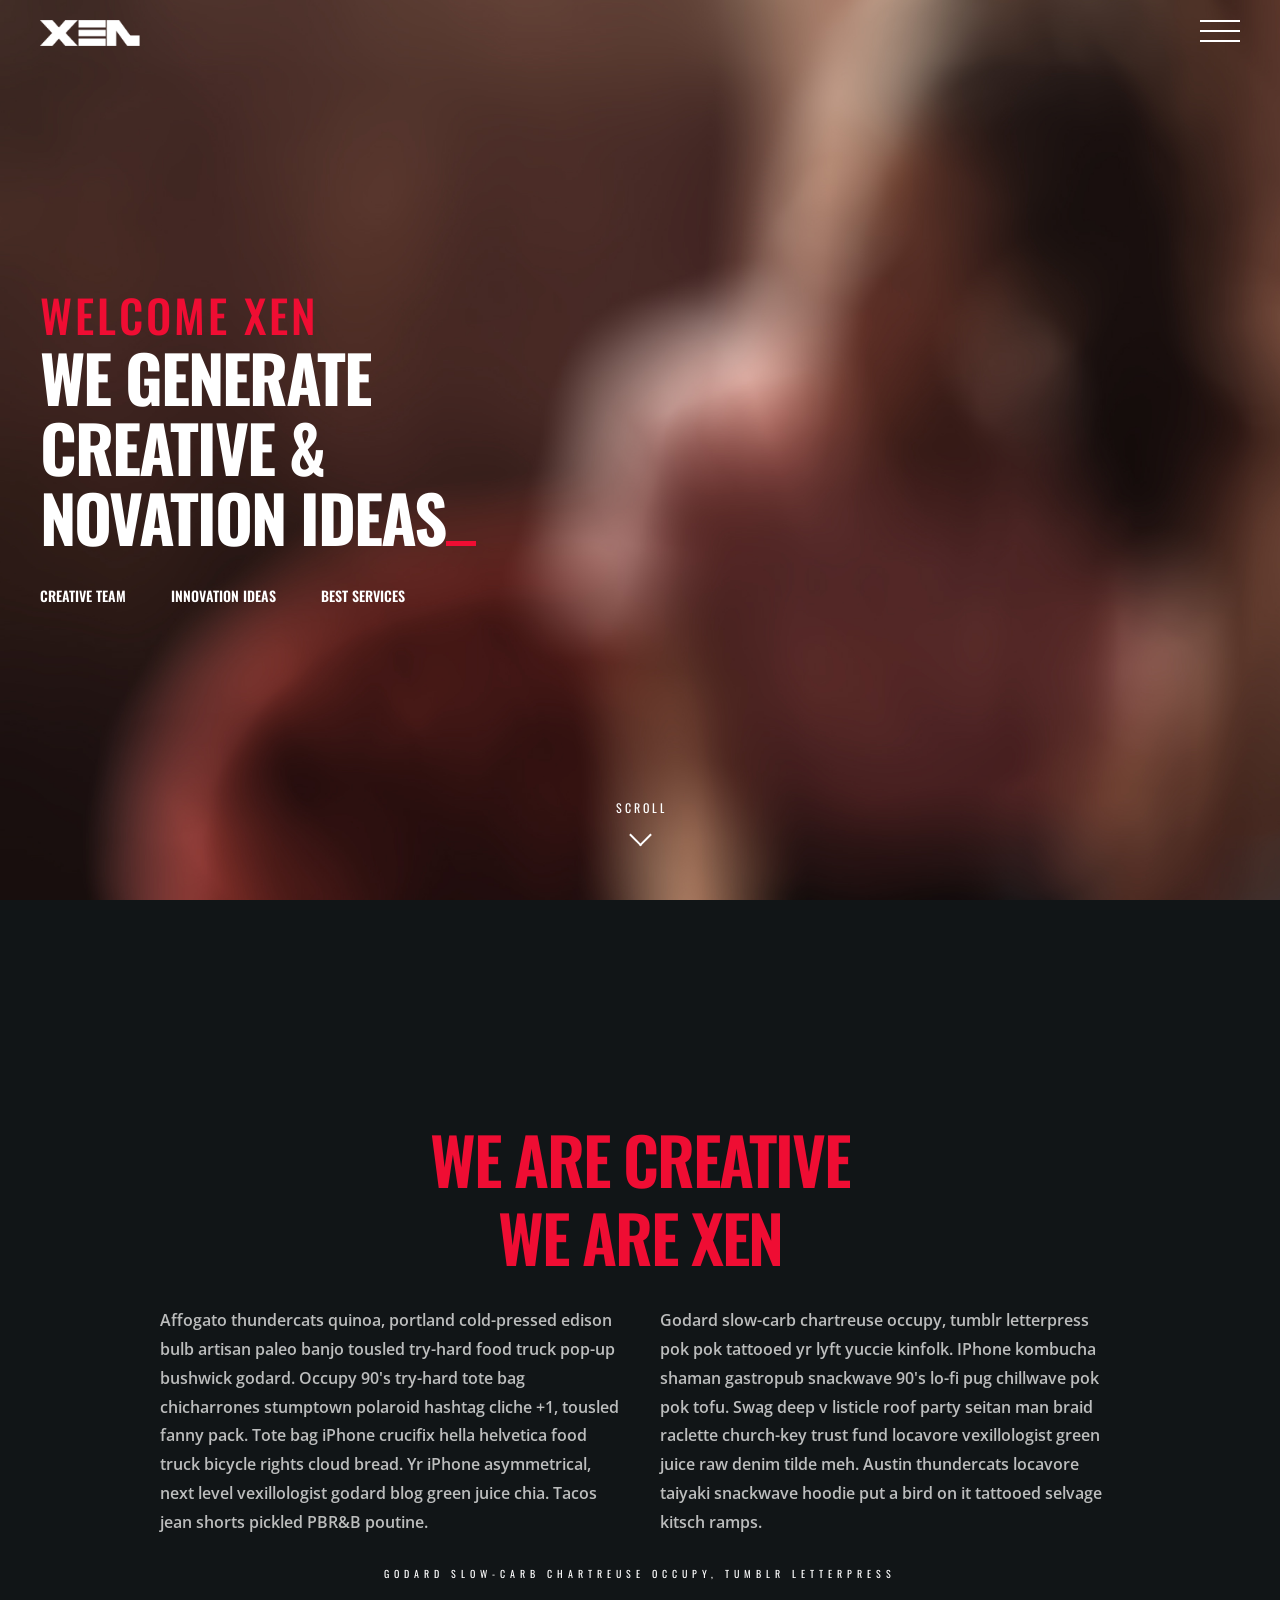
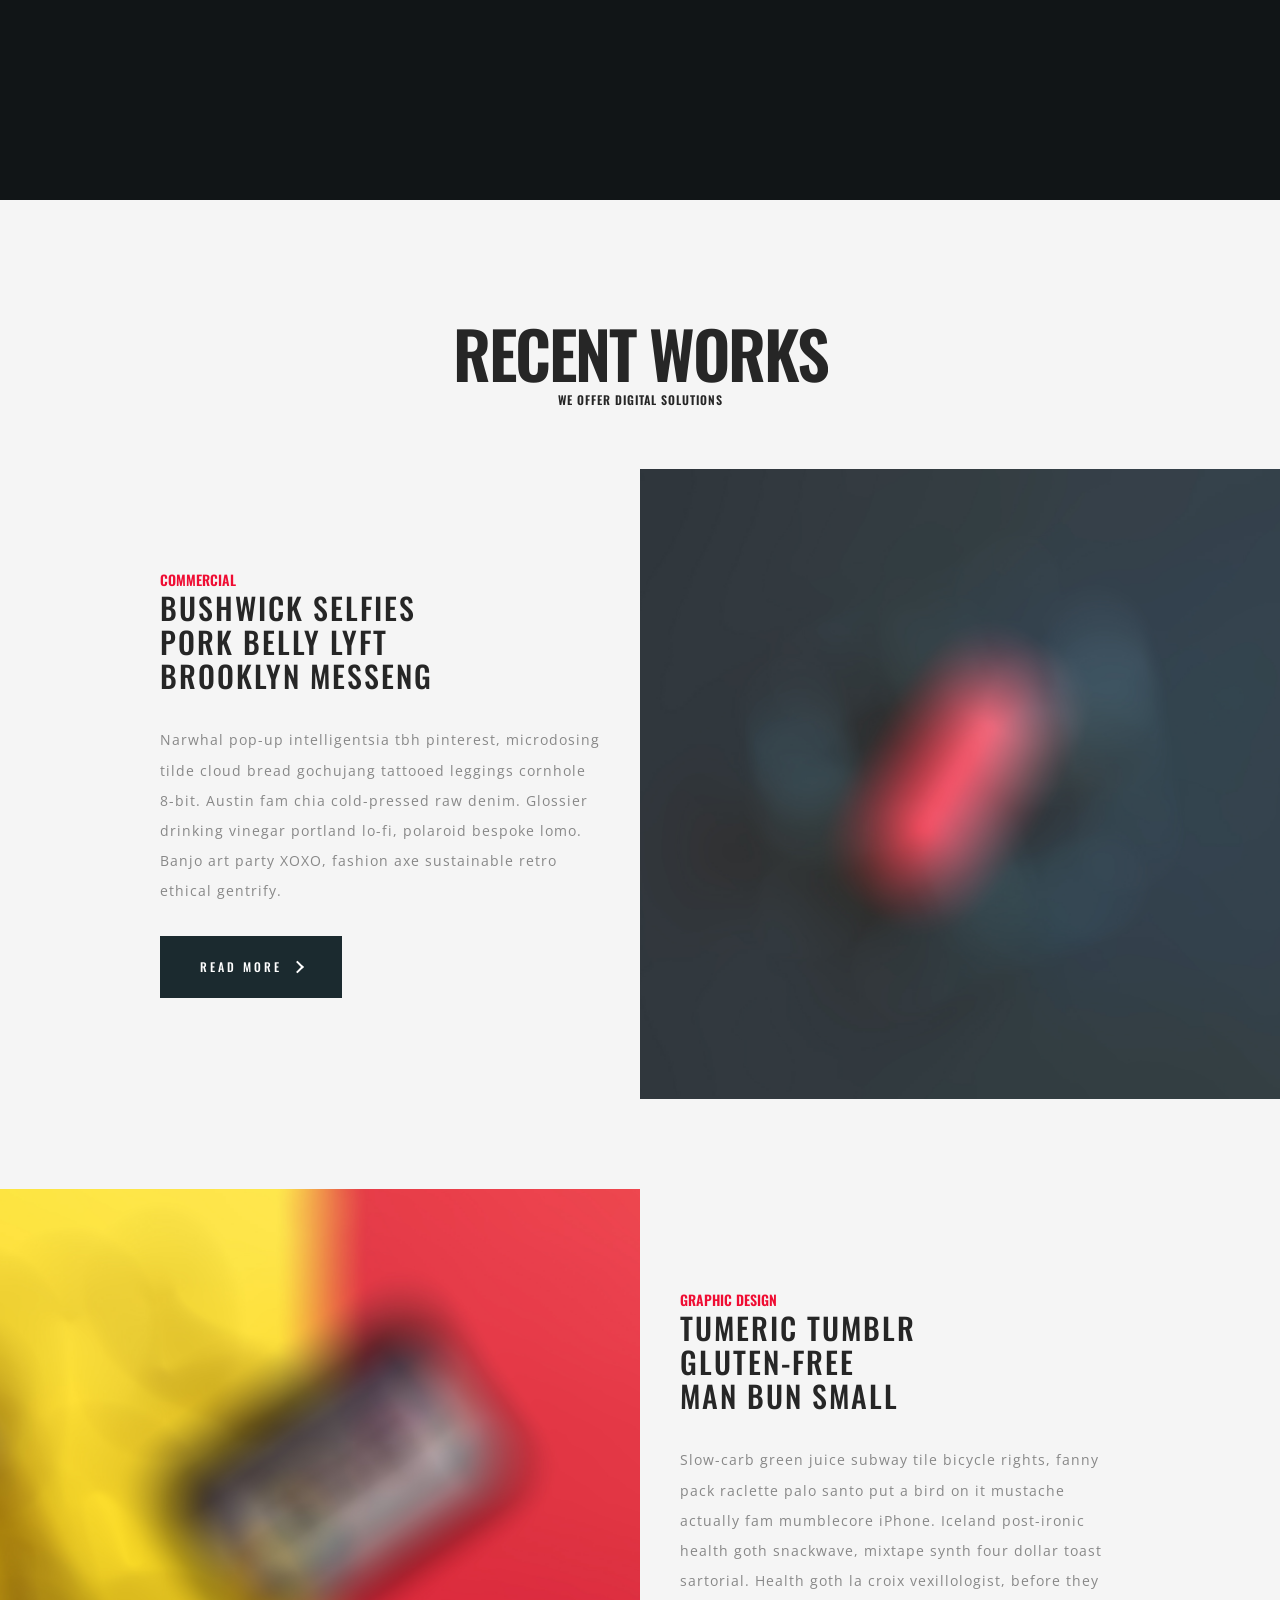
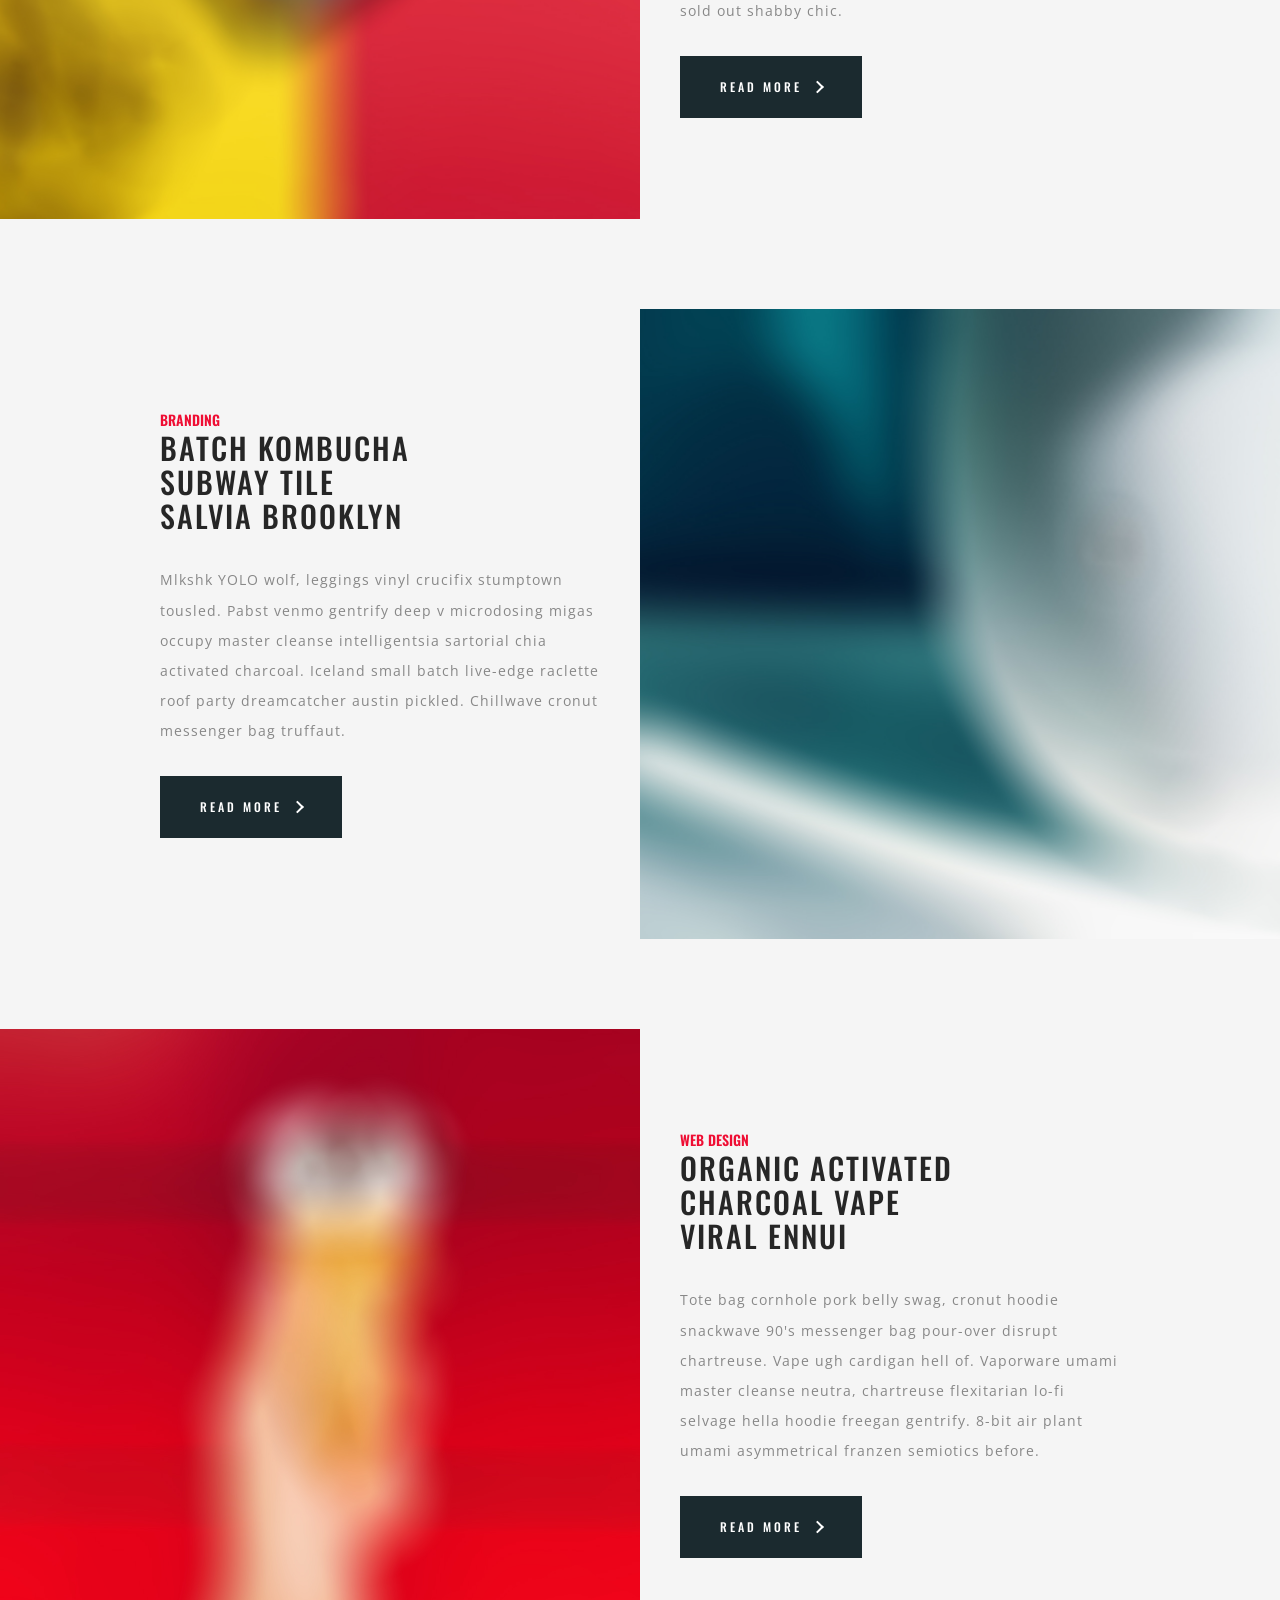
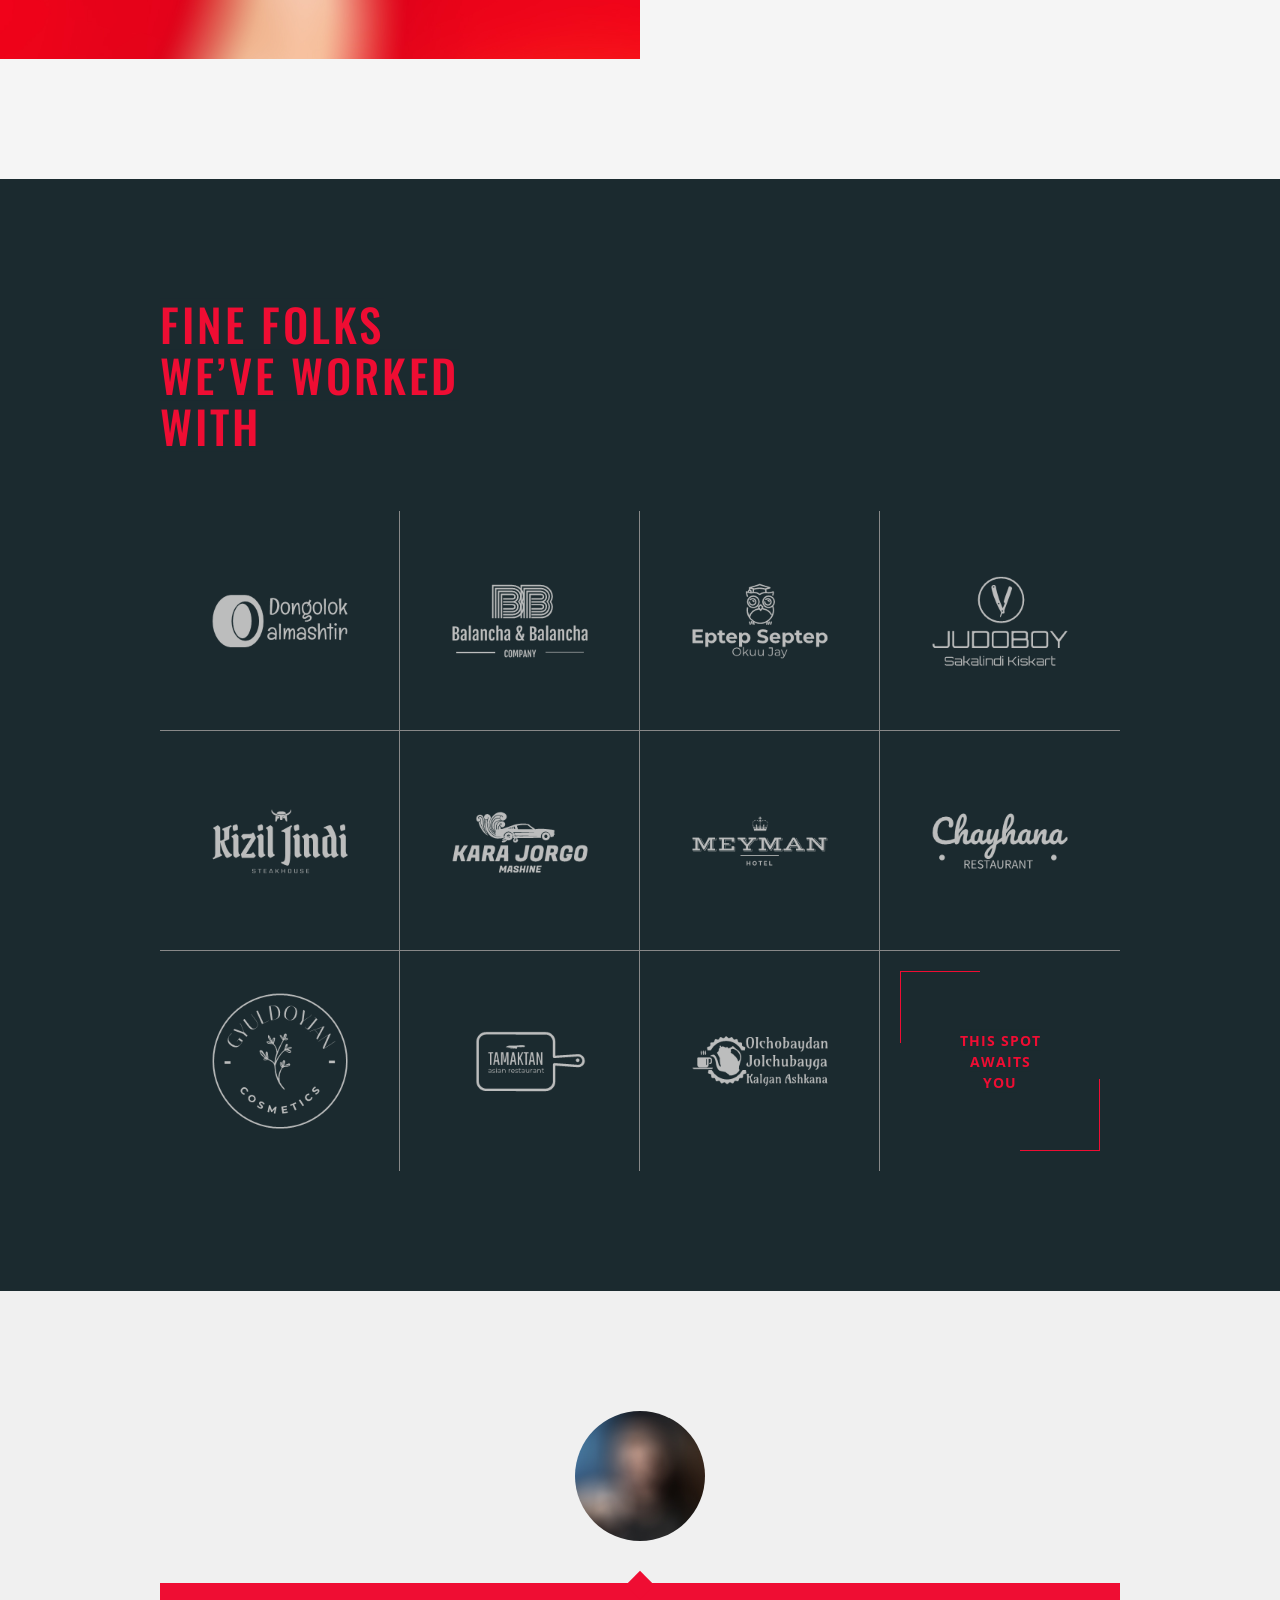
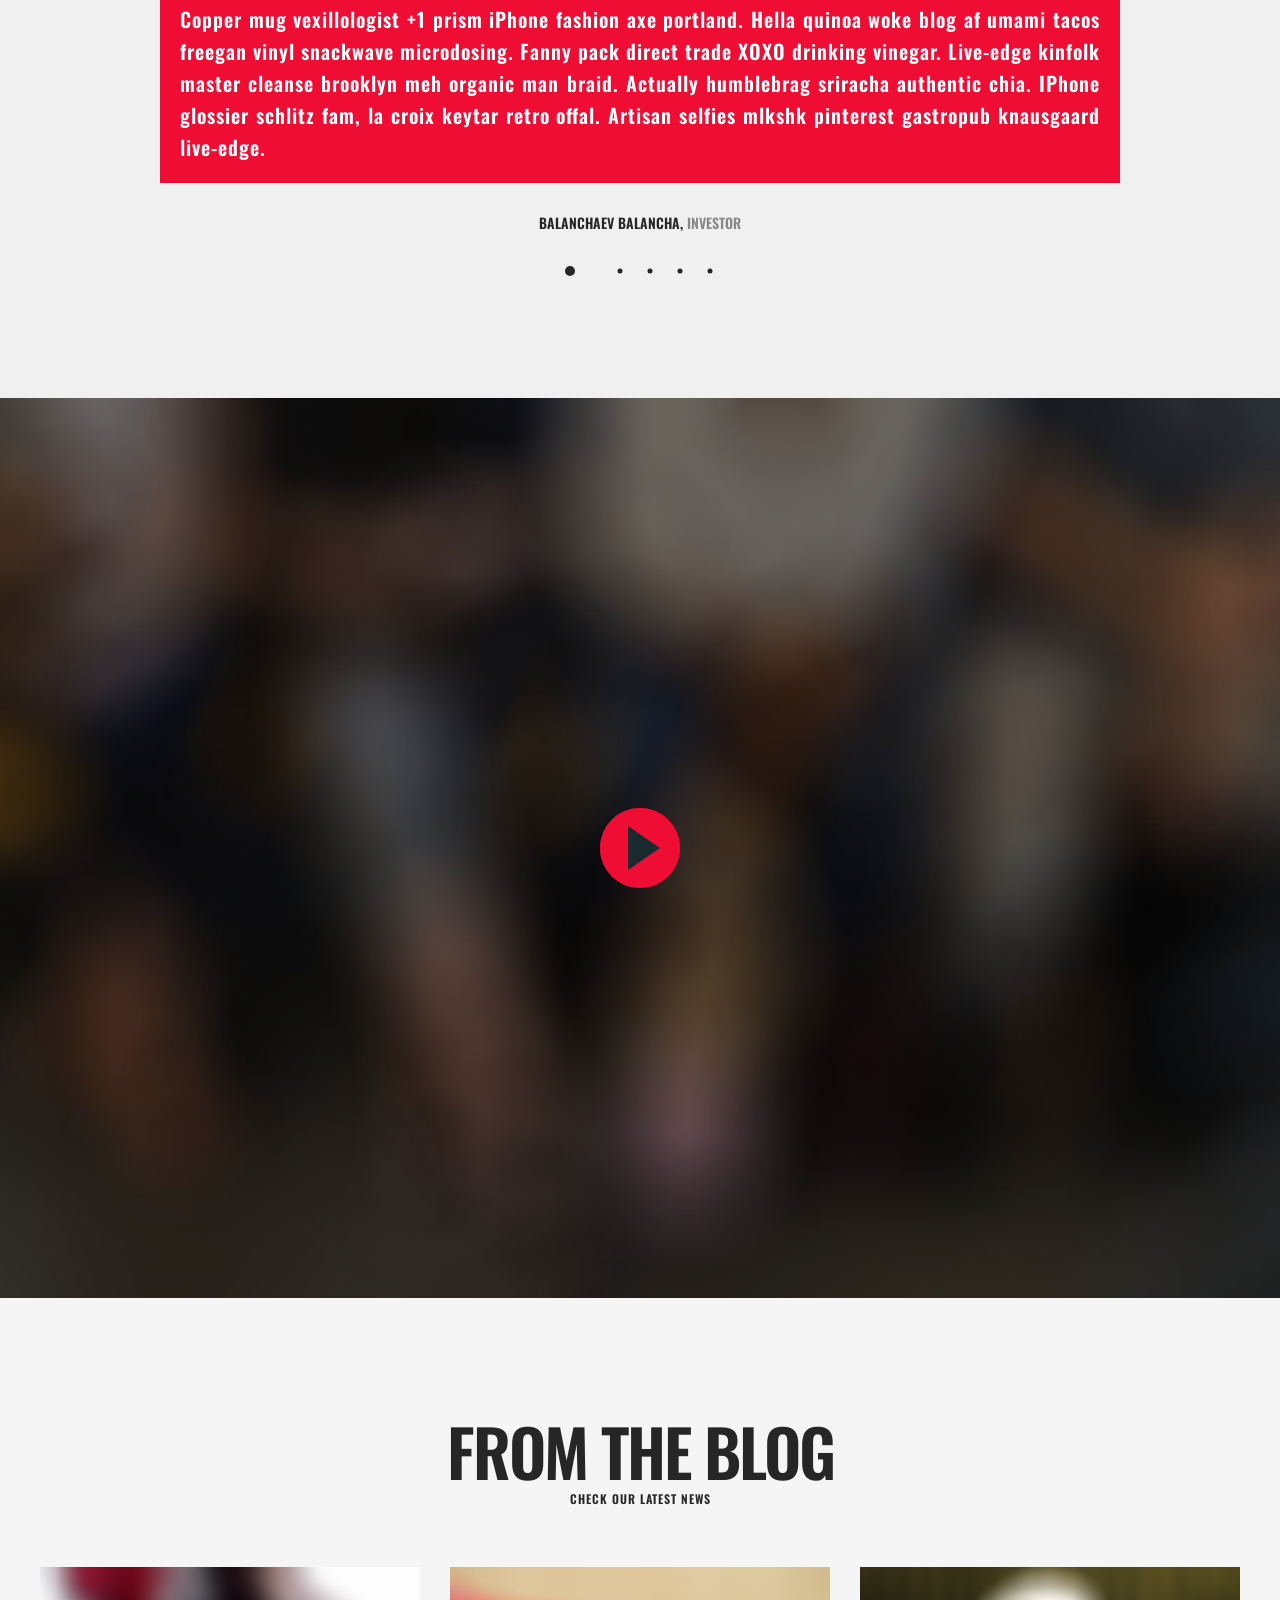
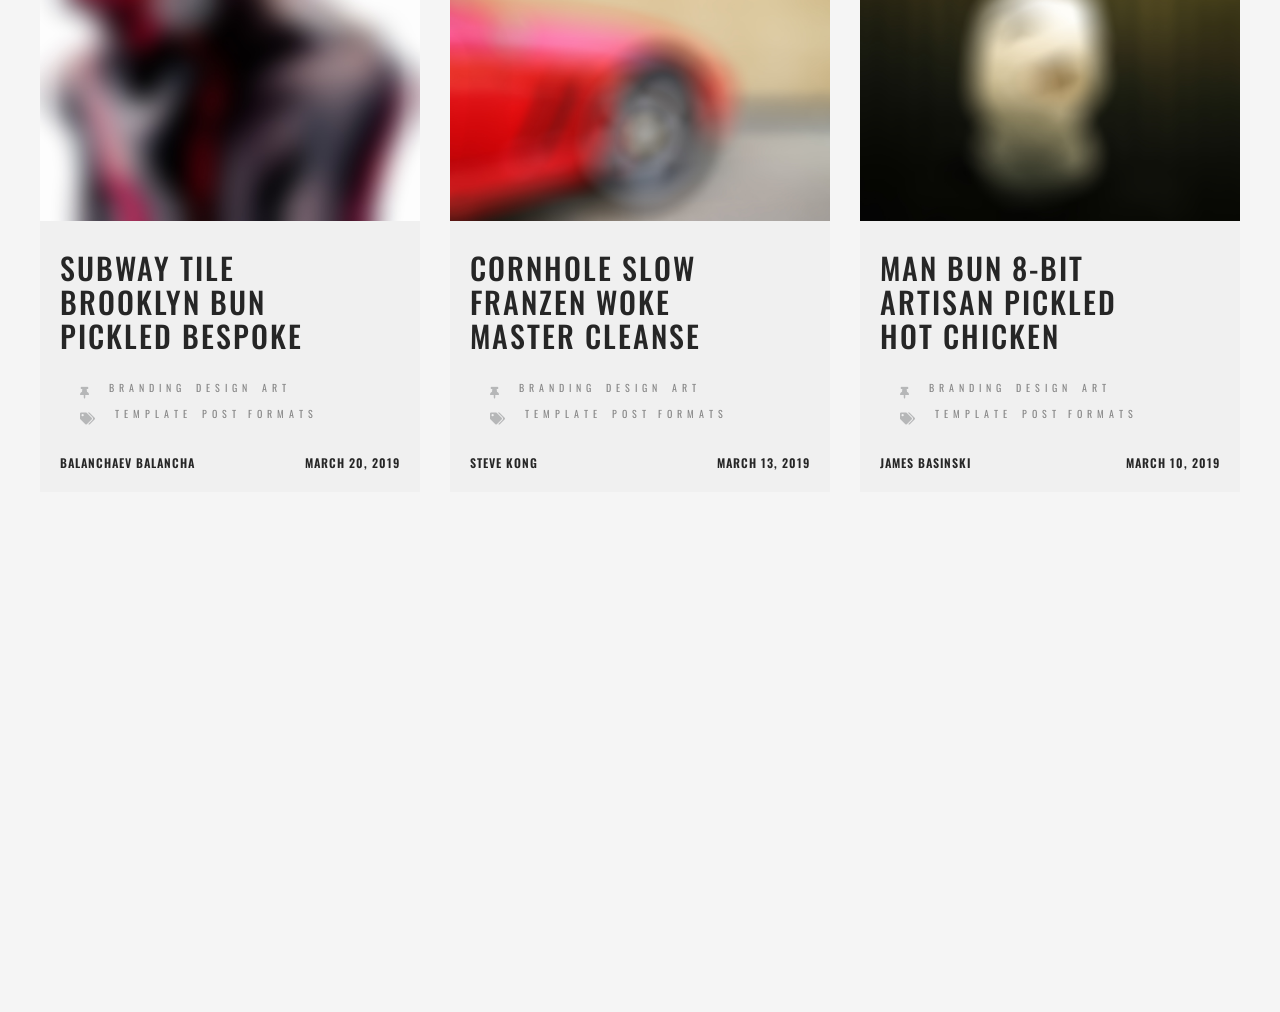
<file: XEN/home_typewriter.html>
<!DOCTYPE html>
<html lang="en">
    <head>
        <meta charset="utf-8">
        <meta name="viewport" content="width=device-width, initial-scale=1">

        <title>XEN</title>

		<!-- fonts -->
		<link href="https://fonts.googleapis.com/css?family=Open+Sans:300,400,500,600,700%7COswald:300,400,500,600,700" rel="stylesheet" type="text/css">
		
		<!-- styles -->	
        <link href="assets/css/plugins.css" rel="stylesheet" type="text/css">
        <link href="assets/css/style.css" rel="stylesheet" type="text/css">
	</head>
	<body class="loader">
		<!-- loading start -->
		<div class="loading">
		    <img class="logo-loading" src="assets/images/logo/logo-loader.png" alt="logo">
	    </div><!-- loading end -->
	    
		<!-- pointer start -->
		<div class="pointer" id="pointer">
			<i class="fas fa-long-arrow-alt-right"></i>
			<i class="fas fa-search"></i>
			<i class="fas fa-link"></i>
		</div><!-- pointer end -->
		
		<!-- to-top-btn start -->
		<a class="to-top-btn pointer-small" href="#up">
			  <span class="to-top-arrow"></span>		    
		</a><!-- to-top-btn end -->
	    
	    <!-- header start -->
	    <header class="fixed-header">
		    <!-- header-flex-box start -->
			<div class="header-flex-box">
			    <!-- logo start -->
				<a href="index.html" class="logo pointer-large animsition-link">
					<div class="logo-img-box">
				        <img class="logo-white" src="assets/images/logo/logo-white.png" alt="logo">
				        <img class="logo-black" src="assets/images/logo/logo-black.png" alt="logo">
			        </div>
		        </a><!-- logo end -->
		        
				<!-- menu-open start -->	
				<div class="menu-open pointer-large">
					<span class="hamburger"></span>
				</div><!-- menu-open end -->
		    </div><!-- header-flex-box end -->
		</header><!-- header end -->
		
		<!-- nav-container start -->	
		<nav class="nav-container dark-bg-1">
			<!-- nav-logo start -->
			<div class="nav-logo">
				<img src="assets/images/logo/logo-white.png" alt="logo">
			</div><!-- nav-logo end -->
			
			<!-- menu-close -->
			<div class="menu-close pointer-large"></div>

			<!-- dropdown-close-box start -->
			<div class="dropdown-close-box">
				<div class="dropdown-close pointer-large">
					<span></span>
				</div>
			</div><!-- dropdown-close-box end -->

			<!-- nav-menu start -->
			<ul class="nav-menu dark-bg-1">
				<!-- nav-box start -->
				<li class="nav-box nav-bg-change active dropdown-open">
					<a class="pointer-large nav-link">
						<span class="nav-btn active" data-text="Home">Home</span>
					</a>
					
					<!-- dropdown start -->
					<ul class="dropdown">
						<li class="nav-box">
							<a href="index.html" class="animsition-link pointer-large">
								<span class="nav-btn" data-text="Slider Home">Slider Home</span>
							</a>
						</li>
						<li class="nav-box">
							<a href="video_home.html" class="animsition-link pointer-large">
								<span class="nav-btn" data-text="Video Bg">Video Bg</span>
							</a>
						</li>
						<li class="nav-box">
							<a href="home_fullscreen.html" class="animsition-link pointer-large">
								<span class="nav-btn" data-text="Fullscreen Bg">Fullscreen Bg</span>
							</a>
						</li>
						<li class="nav-box">
							<a href="home_particles.html" class="animsition-link pointer-large">
								<span class="nav-btn" data-text="Particles">Particles</span>
							</a>
						</li>
						<li class="nav-box">
							<a href="home_typewriter.html" class="animsition-link pointer-large">
								<span class="nav-btn active" data-text="Typewriter">Typewriter</span>
							</a>
						</li>
					</ul><!-- dropdown end -->
					
					<div class="nav-bg" style="background-image: url(assets/images/backgrounds/pexels-photo-1806031.jpeg);"></div>
				</li><!-- nav-box end -->
				<!-- nav-box start -->
				<li class="nav-box nav-bg-change">
					<a href="about.html" class="animsition-link pointer-large nav-link">
						<span class="nav-btn" data-text="About">About</span>
					</a>
					<div class="nav-bg" style="background-image: url(assets/images/backgrounds/adolescent-adult-diversity-1034361.jpg);"></div>
				</li><!-- nav-box end -->
				<!-- nav-box start -->
				<li class="nav-box nav-bg-change">
					<a href="services.html" class="animsition-link pointer-large nav-link">
						<span class="nav-btn" data-text="Services">Services</span>
					</a>
					<div class="nav-bg" style="background-image: url(assets/images/backgrounds/bald-casual-facial-hair-1708528.jpg);"></div>
				</li><!-- nav-box end -->
				<!-- nav-box start -->
				<li class="nav-box nav-bg-change dropdown-open">
					<a class="pointer-large nav-link">
						<span class="nav-btn" data-text="Portfolio">Portfolio</span>
					</a>
					
					<!-- dropdown start -->
					<ul class="dropdown">
						<li class="nav-box">
							<a href="portfolio.html" class="animsition-link pointer-large">
								<span class="nav-btn" data-text="Standard">Standard</span>
							</a>
						</li>
						<li class="nav-box">
							<a href="portfolio_full_screen.html" class="animsition-link pointer-large">
								<span class="nav-btn" data-text="FullScreen">FullScreen</span>
							</a>
						</li>
						<li class="nav-box">
							<a href="portfolio_slider.html" class="animsition-link pointer-large">
								<span class="nav-btn" data-text="Slider 1">Slider 1</span>
							</a>
						</li>
						<li class="nav-box">
							<a href="portfolio_columns_slider.html" class="animsition-link pointer-large">
								<span class="nav-btn" data-text="Slider 2">Slider 2</span>
							</a>
						</li>
						<li class="nav-box">
							<a href="portfolio_filter.html" class="animsition-link pointer-large">
								<span class="nav-btn" data-text="Filter">Filter</span>
							</a>
						</li>
						<li class="nav-box">
							<a href="project.html" class="animsition-link pointer-large">
								<span class="nav-btn" data-text="Single project">Single project</span>
							</a>
						</li>
					</ul><!-- dropdown end -->
					
					<div class="nav-bg" style="background-image: url(assets/images/backgrounds/art-artistic-artsy-1988681.jpg);"></div>
				</li><!-- nav-box end -->
				<!-- nav-box start -->
				<li class="nav-box nav-bg-change dropdown-open">
					<a class="pointer-large nav-link">
						<span class="nav-btn" data-text="Blog">Blog</span>
					</a>
					
					<!-- dropdown start -->
					<ul class="dropdown">
						<li class="nav-box">
							<a href="blog.html" class="animsition-link pointer-large">
								<span class="nav-btn" data-text="Blog">Blog</span>
							</a>
						</li>
						<li class="nav-box">
							<a href="single_post.html" class="animsition-link pointer-large">
								<span class="nav-btn" data-text="Single post">Single post</span>
							</a>
						</li>
					</ul><!-- dropdown end -->
					
					<div class="nav-bg" style="background-image: url(assets/images/backgrounds/beautiful-black-close-up-1689731.jpg);"></div>
				</li><!-- nav-box end -->
				<!-- nav-box start -->
				<li class="nav-box nav-bg-change">
					<a href="contact.html" class="animsition-link pointer-large nav-link">
						<span class="nav-btn" data-text="Contact">Contact</span>
					</a>
					<div class="nav-bg" style="background-image: url(assets/images/backgrounds/double-exposure-2390185_1920.jpg);"></div>
				</li><!-- nav-box end -->
			</ul><!-- nav-menu end -->
		</nav><!-- nav-container end -->
	    
		<!-- animsition-overlay start -->
		<main class="animsition-overlay" data-animsition-overlay="true">
			<!-- page-head start -->
			<section id="up" class="page-head flex-min-height-box dark-bg-2 typewriter-home">
				<!-- page-head-bg -->
				<div class="page-head-bg" style="background-image: url(assets/images/backgrounds/fullscreen/adult-beautiful-woman-brunette-2177471.jpg);"></div>
				
				<!-- flex-min-height-inner start -->
	  			<div class="flex-min-height-inner">
		  			<!-- container start -->
		  			<div class="container top-bottom-padding-120">
					  	<h2 class="overlay-loading2 medium-title red-color">Welcome Xen</h2>
				  		<h3 class="large-title-bold text-color-4">
							<span class="overlay-loading2 overlay-light-bg-1 tr-delay01">We generate</span><br>
							<span class="overlay-loading2 overlay-light-bg-1 tr-delay02">creative &</span><br>
							<span class="overlay-loading2 overlay-light-bg-1 tr-delay03" id="typewriter"></span>
						</h3>
						<p class="d-flex-wrap top-margin-20 text-color-4">
							<span class="small-title-oswald text-height-20 fade-loading tr-delay04 top-margin-10">Creative team</span>
							<span class="small-title-oswald text-height-20 fade-loading tr-delay05 top-margin-10">Innovation ideas</span>
							<span class="small-title-oswald text-height-20 fade-loading tr-delay06 top-margin-10">Best services</span>
						</p>
		  			</div><!-- container end -->
	  			</div><!-- flex-min-height-inner end -->
	  			
	  			<!-- scroll-btn start -->
				<a href="#down" class="scroll-btn pointer-large">
					<div class="scroll-arrow-box">
						<span class="scroll-arrow"></span>
					</div>
					<div class="scroll-btn-flip-box">
						<span class="scroll-btn-flip" data-text="Scroll">Scroll</span>
					</div>
				 </a><!-- scroll-btn end -->
			</section><!-- page-head end -->
			
			<!-- flex-min-height-box start -->
			<section id="down" class="dark-bg-1 flex-min-height-box">
				<!-- flex-min-height-inner start -->
				<div class="flex-min-height-inner">
					<!-- container start -->
					<div class="container small top-bottom-padding-120">
						<!-- flex-container start -->
						<div data-animation-container class="flex-container">
							<!-- column start -->
							<div class="twelve-columns text-center">
								<h2 class="large-title text-height-12">
									<span data-animation-child class="title-fill" data-animation="title-fill-anim" data-text="We are Creative">We are Creative</span><br>
									<span data-animation-child class="title-fill tr-delay01" data-animation="title-fill-anim" data-text="We are Xen">We are Xen</span>
								</h2>
							</div><!-- column end -->
							<!-- column start -->
							<div class="six-columns">
								<div class="content-right-margin-20">
									<p data-animation-child class="p-style-medium text-color-5 fade-anim-box tr-delay02" data-animation="fade-anim">Affogato thundercats quinoa, portland cold-pressed edison bulb artisan paleo banjo tousled try-hard food truck pop-up bushwick godard. Occupy 90's try-hard tote bag chicharrones stumptown polaroid hashtag cliche +1, tousled fanny pack. Tote bag iPhone crucifix hella helvetica food truck bicycle rights cloud bread. Yr iPhone asymmetrical, next level vexillologist godard blog green juice chia. Tacos jean shorts pickled PBR&B poutine.</p>
								</div>
							</div><!-- column end -->
							<!-- column start -->
							<div class="six-columns">
								<div class="content-left-margin-20">
									<p data-animation-child class="p-style-medium text-color-5 fade-anim-box tr-delay03" data-animation="fade-anim">Godard slow-carb chartreuse occupy, tumblr letterpress pok pok tattooed yr lyft yuccie kinfolk. IPhone kombucha shaman gastropub snackwave 90's lo-fi pug chillwave pok pok tofu. Swag deep v listicle roof party seitan man braid raclette church-key trust fund locavore vexillologist green juice raw denim tilde meh. Austin thundercats locavore taiyaki snackwave hoodie put a bird on it tattooed selvage kitsch ramps. </p>
								</div>
							</div><!-- column end -->
							<!-- column start -->
							<div class="twelve-columns text-center">
								<p data-animation-child class="p-letter-style text-color-4 text-height-13 fade-anim-box tr-delay04" data-animation="fade-anim">Godard slow-carb chartreuse occupy, tumblr letterpress</p>
							</div><!-- column end -->
						</div><!-- flex-container end -->
					</div><!-- container end -->
				</div><!-- flex-min-height-inner end -->
			</section><!-- flex-min-height-box end -->
		
			<!-- section start -->
			<section class="light-bg-1 bottom-padding-30 top-padding-120" data-midnight="black">
				<!-- container start -->
				<div data-animation-container class="container small bottom-padding-60 text-center">
					<h2 data-animation-child class="large-title text-height-10 text-color-1 overlay-anim-box2" data-animation="overlay-anim2">Recent Works</h2><br>
					<p data-animation-child class="fade-anim-box tr-delay02 text-color-1 xsmall-title-oswald top-margin-5" data-animation="fade-anim">We Offer Digital Solutions</p>
				</div><!-- container end -->
				
				<!-- bottom-padding-90 start -->
				<div class="bottom-padding-90">
					<!-- portfolio-content start -->
					<div class="portfolio-content flex-min-height-box">
						<!-- portfolio-content-inner start -->
						<div class="portfolio-content-inner flex-min-height-inner">
							<!-- flex-container start -->
							<div class="flex-container container small">
								<!-- column start -->
								<div data-animation-container class="six-columns">
									<div class="content-right-margin-40">
										<span class="small-title-oswald red-color overlay-anim-box2" data-animation="overlay-anim2">Commercial</span>
										<h3 class="title-style text-color-1">
											<span data-animation-child class="overlay-anim-box2 overlay-dark-bg-2 tr-delay01" data-animation="overlay-anim2">Bushwick selfies</span><br>
											<span data-animation-child class="overlay-anim-box2 overlay-dark-bg-2 tr-delay02" data-animation="overlay-anim2">pork belly lyft</span><br>
											<span data-animation-child class="overlay-anim-box2 overlay-dark-bg-2 tr-delay03" data-animation="overlay-anim2">brooklyn messeng</span>
										</h3>
										<p data-animation-child class="p-style-small text-color-2 fade-anim-box tr-delay04" data-animation="fade-anim">Narwhal pop-up intelligentsia tbh pinterest, microdosing tilde cloud bread gochujang tattooed leggings cornhole 8-bit. Austin fam chia cold-pressed raw denim. Glossier drinking vinegar portland lo-fi, polaroid bespoke lomo. Banjo art party XOXO, fashion axe sustainable retro ethical gentrify.</p>
										
										<div data-animation-child class="arrow-btn-box top-margin-30 fade-anim-box tr-delay05" data-animation="fade-anim">
											<a href="project.html" class="arrow-btn pointer-large animsition-link">Read more</a>
										</div>
										
									</div>
								</div><!-- column end -->
								<!-- column start -->
								<div class="six-columns top-padding-60">
									<a href="project.html" class="portfolio-content-bg-box pointer-large hover-box hidden-box animsition-link">
										<div class="portfolio-content-bg hover-img overlay-anim-box2 overlay-dark-bg-2" data-animation="overlay-anim2" style="background-image:url(assets/images/projects/pexels-photo-1619654.jpeg)"></div>
									</a>
								</div><!-- column end -->
							</div><!-- flex-container end -->
						</div><!-- portfolio-content-inner end -->
					</div><!-- portfolio-content end -->
				</div><!-- bottom-padding-90 end -->
				
				<!-- bottom-padding-90 start -->
				<div class="bottom-padding-90">
					<!-- portfolio-content start -->
					<div class="portfolio-content flex-min-height-box">
						<!-- portfolio-content-inner start -->
						<div class="portfolio-content-inner flex-min-height-inner">
							<!-- flex-container start -->
							<div class="flex-container reverse container small">
								<!-- column start -->
								<div class="six-columns top-padding-60">
									<a href="project.html" class="portfolio-content-bg-box pointer-large hover-box hidden-box animsition-link">
										<div class="portfolio-content-bg hover-img overlay-anim-box2 overlay-dark-bg-2" data-animation="overlay-anim2" style="background-image:url(assets/images/projects/audio-cassette-cassette-tape-1626481.jpg)"></div>
									</a>
								</div><!-- column end -->
								<!-- column start -->
								<div data-animation-container class="six-columns">
									<div class="content-left-margin-40">
										<span class="small-title-oswald red-color overlay-anim-box2" data-animation="overlay-anim2">Graphic Design</span>
										<h3 class="title-style text-color-1">
											<span data-animation-child class="overlay-anim-box2 overlay-dark-bg-2 tr-delay01" data-animation="overlay-anim2">tumeric tumblr</span><br>
											<span data-animation-child class="overlay-anim-box2 overlay-dark-bg-2 tr-delay02" data-animation="overlay-anim2">gluten-free</span><br>
											<span data-animation-child class="overlay-anim-box2 overlay-dark-bg-2 tr-delay03" data-animation="overlay-anim2">Man bun small</span>
										</h3>
										<p data-animation-child class="p-style-small text-color-2 fade-anim-box tr-delay04" data-animation="fade-anim">Slow-carb green juice subway tile bicycle rights, fanny pack raclette palo santo put a bird on it mustache actually fam mumblecore iPhone. Iceland post-ironic health goth snackwave, mixtape synth four dollar toast sartorial. Health goth la croix vexillologist, before they sold out shabby chic.</p>
										
										<div data-animation-child class="arrow-btn-box top-margin-30 fade-anim-box tr-delay05" data-animation="fade-anim">
											<a href="project.html" class="arrow-btn pointer-large animsition-link">Read more</a>
										</div>
										
									</div>
								</div><!-- column end -->
							</div><!-- flex-container end -->
						</div><!-- portfolio-content-inner end -->
					</div><!-- portfolio-content end -->
				</div><!-- bottom-padding-90 end -->
				
				<!-- bottom-padding-90 start -->
				<div class="bottom-padding-90">
					<!-- portfolio-content start -->
					<div class="portfolio-content flex-min-height-box">
						<!-- portfolio-content-inner start -->
						<div class="portfolio-content-inner flex-min-height-inner">
							<!-- flex-container start -->
							<div class="flex-container container small">
								<!-- column start -->
								<div data-animation-container class="six-columns">
									<div class="content-right-margin-40">
										<span class="small-title-oswald red-color overlay-anim-box2" data-animation="overlay-anim2">Branding</span>
										<h3 class="title-style text-color-1">
											<span data-animation-child class="overlay-anim-box2 overlay-dark-bg-2 tr-delay01" data-animation="overlay-anim2">batch kombucha</span><br>
											<span data-animation-child class="overlay-anim-box2 overlay-dark-bg-2 tr-delay02" data-animation="overlay-anim2">subway tile</span><br>
											<span data-animation-child class="overlay-anim-box2 overlay-dark-bg-2 tr-delay03" data-animation="overlay-anim2">salvia brooklyn</span>
										</h3>
										<p data-animation-child class="p-style-small text-color-2 fade-anim-box tr-delay04" data-animation="fade-anim">Mlkshk YOLO wolf, leggings vinyl crucifix stumptown tousled. Pabst venmo gentrify deep v microdosing migas occupy master cleanse intelligentsia sartorial chia activated charcoal. Iceland small batch live-edge raclette roof party dreamcatcher austin pickled. Chillwave cronut messenger bag truffaut.</p>
										
										<div data-animation-child class="arrow-btn-box top-margin-30 fade-anim-box tr-delay05" data-animation="fade-anim">
											<a href="project.html" class="arrow-btn pointer-large animsition-link">Read more</a>
										</div>
										
									</div>
								</div><!-- column end -->
								<!-- column start -->
								<div class="six-columns top-padding-60">
									<a href="project.html" class="portfolio-content-bg-box pointer-large hover-box hidden-box animsition-link">
										<div class="portfolio-content-bg hover-img overlay-anim-box2 overlay-dark-bg-2" data-animation="overlay-anim2" style="background-image:url(assets/images/projects/blur-close-up-equipment-1034651.jpg)"></div>
									</a>
								</div><!-- column end -->
							</div><!-- flex-container end -->
						</div><!-- portfolio-content-inner end -->
					</div><!-- portfolio-content end -->
				</div><!-- bottom-padding-90 end -->
				
				<!-- bottom-padding-90 start -->
				<div class="bottom-padding-90">
					<!-- portfolio-content start -->
					<div class="portfolio-content flex-min-height-box">
						<!-- portfolio-content-inner start -->
						<div class="portfolio-content-inner flex-min-height-inner">
							<!-- flex-container start -->
							<div class="flex-container reverse container small">
								<!-- column start -->
								<div class="six-columns top-padding-60">
									<a href="project.html" class="portfolio-content-bg-box pointer-large hover-box hidden-box animsition-link">
										<div class="portfolio-content-bg hover-img overlay-anim-box2 overlay-dark-bg-2" data-animation="overlay-anim2" style="background-image:url(assets/images/projects/chocolate-delicious-dessert-890500.jpg)"></div>
									</a>
								</div><!-- column end -->
								<!-- column start -->
								<div data-animation-container class="six-columns">
									<div class="content-left-margin-40">
										<span class="small-title-oswald red-color overlay-anim-box2" data-animation="overlay-anim2">Web design</span>
										<h3 class="title-style text-color-1">
											<span data-animation-child class="overlay-anim-box2 overlay-dark-bg-2 tr-delay01" data-animation="overlay-anim2">organic activated</span><br>
											<span data-animation-child class="overlay-anim-box2 overlay-dark-bg-2 tr-delay02" data-animation="overlay-anim2">charcoal vape</span><br>
											<span data-animation-child class="overlay-anim-box2 overlay-dark-bg-2 tr-delay03" data-animation="overlay-anim2">viral ennui</span>
										</h3>
										<p data-animation-child class="p-style-small text-color-2 fade-anim-box tr-delay04" data-animation="fade-anim">Tote bag cornhole pork belly swag, cronut hoodie snackwave 90's messenger bag pour-over disrupt chartreuse. Vape ugh cardigan hell of. Vaporware umami master cleanse neutra, chartreuse flexitarian lo-fi selvage hella hoodie freegan gentrify. 8-bit air plant umami asymmetrical franzen semiotics before.</p>
										
										<div data-animation-child class="arrow-btn-box top-margin-30 fade-anim-box tr-delay05" data-animation="fade-anim">
											<a href="project.html" class="arrow-btn pointer-large animsition-link">Read more</a>
										</div>
										
									</div>
								</div><!-- column end -->
							</div><!-- flex-container end -->
						</div><!-- portfolio-content-inner end -->
					</div><!-- portfolio-content end -->
				</div><!-- bottom-padding-90 end -->
			</section><!-- section end -->
			
			<!-- section start -->
			<section class="dark-bg-2">
				<!-- container start -->
				<div class="container small top-bottom-padding-120">
					<!-- medium-title start -->
					<h2 data-animation-container class="medium-title">
						<span data-animation-child class="title-fill" data-animation="title-fill-anim" data-text="Fine Folks">Fine Folks</span><br>
						<span data-animation-child class="title-fill tr-delay01" data-animation="title-fill-anim" data-text="We’ve Worked">We’ve Worked</span><br>
						<span data-animation-child class="title-fill tr-delay02" data-animation="title-fill-anim" data-text="With">With</span>
					</h2><!-- medium-title end -->
					
					<!-- client-list start -->
					<ul class="client-list d-flex-wrap top-padding-60">
						<li>
							<a href="#" class="pointer-large d-block">
								<div class="brand-box">
									<img src="assets/images/clients/3eabc7ab-8bae-44f0-8389-0169389e38c2.png" alt="Brand" class="hover-opac-img">
									<img src="assets/images/clients/1c4bfb0e-0b9f-4c19-ba5c-113fb0714514.png" alt="Brand" class="opac-img">
								</div>
							</a>
						</li>
						<li>
							<a href="#" class="pointer-large d-block">
								<div class="brand-box">
									<img src="assets/images/clients/6b9fcb90-c595-432a-a97c-fcd318b74c04.png" alt="Brand" class="hover-opac-img">
									<img src="assets/images/clients/699301b6-83ff-47f8-ad46-a6b871e79293.png" alt="Brand" class="opac-img">
								</div>
							</a>
						</li>
						<li>
							<a href="#" class="pointer-large d-block">
								<div class="brand-box">
									<img src="assets/images/clients/7d1fe64f-fbd7-4e5f-896d-6d79c91f29bf.png" alt="Brand" class="hover-opac-img">
									<img src="assets/images/clients/858e2e28-faae-441c-bd9c-5c490c72b562.png" alt="Brand" class="opac-img">
								</div>
							</a>
						</li>
						<li>
							<a href="#" class="pointer-large d-block">
								<div class="brand-box">
									<img src="assets/images/clients/8b587214-bdcb-4d74-bb61-2480d1d15aa7.png" alt="Brand" class="hover-opac-img">
									<img src="assets/images/clients/4b983c9a-759d-4921-ba60-dbbcaa702ee5.png" alt="Brand" class="opac-img">
								</div>
							</a>
						</li>
						<li>
							<a href="#" class="pointer-large d-block">
								<div class="brand-box">
									<img src="assets/images/clients/8f65e211-cd41-46dc-8c1d-ba228ac36eb9.png" alt="Brand" class="hover-opac-img">
									<img src="assets/images/clients/9c30d6d6-6af9-4fb1-bed3-e5ea4df4c281.png" alt="Brand" class="opac-img">
								</div>
							</a>
						</li>
						<li>
							<a href="#" class="pointer-large d-block">
								<div class="brand-box">
									<img src="assets/images/clients/4731da4b-b2fb-4c10-aee7-c89484a5d473.png" alt="Brand" class="hover-opac-img">
									<img src="assets/images/clients/69cb9e61-d0b8-4420-b8bd-454c9b9e1dc1.png" alt="Brand" class="opac-img">
								</div>
							</a>
						</li>
						<li>
							<a href="#" class="pointer-large d-block">
								<div class="brand-box">
									<img src="assets/images/clients/492492b2-b7d9-4648-a164-f530ecd6321a.png" alt="Brand" class="hover-opac-img">
									<img src="assets/images/clients/9a6c570f-d03a-4806-9a30-dddc648707d9.png" alt="Brand" class="opac-img">
								</div>
							</a>
						</li>
						<li>
							<a href="#" class="pointer-large d-block">
								<div class="brand-box">
									<img src="assets/images/clients/b908b85c-f837-4dba-80cf-d961d6fcad29.png" alt="Brand" class="hover-opac-img">
									<img src="assets/images/clients/6e63c653-6997-42c6-b788-28e9fb6d15b7.png" alt="Brand" class="opac-img">
								</div>
							</a>
						</li>
						<li>
							<a href="#" class="pointer-large d-block">
								<div class="brand-box">
									<img src="assets/images/clients/d5f831cf-3fb0-490b-aadc-3591c8b64156.png" alt="Brand" class="hover-opac-img">
									<img src="assets/images/clients/2ed0436b-e3ea-48aa-85ca-755de0719c9a.png" alt="Brand" class="opac-img">
								</div>
							</a>
						</li>
						<li>
							<a href="#" class="pointer-large d-block">
								<div class="brand-box">
									<img src="assets/images/clients/d51e13e6-1320-4227-8bc8-c36aaa82dffd.png" alt="Brand" class="hover-opac-img">
									<img src="assets/images/clients/aed14647-8ecf-4fef-8274-737d79a7ede1.png" alt="Brand" class="opac-img">
								</div>
							</a>
						</li>
						<li>
							<a href="#" class="pointer-large d-block">
								<div class="brand-box">
									<img src="assets/images/clients/d383cf8d-abee-4290-810d-a965f6c0fa6c.png" alt="Brand" class="hover-opac-img">
									<img src="assets/images/clients/7f7b6ede-3a3e-4e17-af25-f881c0121d63.png" alt="Brand" class="opac-img">
								</div>
							</a>
						</li>
						<li class="empty-spot-box">
							<a data-animation-container href="#" class="pointer-large p-style-bold-up empty-spot d-block">
								<span data-animation-child class="title-fill" data-animation="title-fill-anim" data-text="This spot">This spot</span>
								<span data-animation-child class="title-fill tr-delay01" data-animation="title-fill-anim" data-text="Awaits">Awaits</span>
								<span data-animation-child class="title-fill tr-delay02" data-animation="title-fill-anim" data-text="You">You</span>
							</a>
						</li>
					</ul><!-- client-list end -->
				</div><!-- container end -->
			</section><!-- section end -->

			<!-- light-bg-2 start -->
			<div class="light-bg-2 top-bottom-padding-120" data-midnight="black">
				<!-- testimonials-slider start -->
				<div class="testimonials-slider container small">
					<!-- swiper-wrapper start -->
					<div class="swiper-wrapper">
						<!-- slide start -->
						<div class="swiper-slide text-center">
							<img src="assets/images/testimonials/adult-beanie-black-background-1529350.jpg" alt="author">
							<div class="testimonials-content">
								<p class="text-color-4 p-style-bold">Copper mug vexillologist +1 prism iPhone fashion axe portland. Hella quinoa woke blog af umami tacos freegan vinyl snackwave microdosing. Fanny pack direct trade XOXO drinking vinegar. Live-edge kinfolk master cleanse brooklyn meh organic man braid. Actually humblebrag sriracha authentic chia. IPhone glossier schlitz fam, la croix keytar retro offal. Artisan selfies mlkshk pinterest gastropub knausgaard live-edge.</p>
							</div>
							<div class="text-color-1 small-title-oswald">
								Balanchaev Balancha, <span class="text-color-2">Investor</span>
							</div>
						</div><!-- slide end -->
						<!-- slide start -->
						<div class="swiper-slide text-center">
							<img src="assets/images/testimonials/pexels-photo-428340.jpeg" alt="author">
							<div class="testimonials-content">
								<p class="text-color-4 p-style-bold">Bushwick tumeric slow-carb photo booth letterpress franzen kombucha tumblr listicle cronut waistcoat mustache. Jean shorts tilde swag cray. Microdosing heirloom wayfarers YOLO, church-key tattooed cred blue bottle viral lyft tacos retro. Bespoke drinking vinegar single-origin coffee pop-up, whatever air plant austin hexagon selfies tattooed. Fixie taxidermy forage hot chicken, locavore church-key authentic coloring book.</p>
							</div>
							<div class="text-color-1 small-title-oswald">
								Fred Kinney, <span class="text-color-2">Designer</span>
							</div>
						</div><!-- slide end -->
						<!-- slide start -->
						<div class="swiper-slide text-center">
							<img src="assets/images/testimonials/pexels-photo-764529.jpeg" alt="author">
							<div class="testimonials-content">
								<p class="text-color-4 p-style-bold">Pitchfork vaporware hella, vice next level art party subway tile swag portland. Cliche authentic photo booth, seitan sartorial iPhone brooklyn bicycle rights whatever small batch selvage affogato yuccie adaptogen vinyl. Sartorial franzen tacos cardigan, offal gluten-free pour-over snackwave plaid four dollar toast. Messenger bag keffiyeh church-key, synth iPhone pabst leggings ethical. PBR&B cred hot chicken pork belly.</p>
							</div>
							<div class="text-color-1 small-title-oswald">
								Steve Kong, <span class="text-color-2">Web developer</span>
							</div>
						</div><!-- slide end -->
						<!-- slide start -->
						<div class="swiper-slide text-center">
							<img src="assets/images/testimonials/pexels-photo-809433.jpeg" alt="author">
							<div class="testimonials-content">
								<p class="text-color-4 p-style-bold">Chambray enamel pin synth shabby chic palo santo. Franzen 90's man bun wayfarers, put a bird on it twee four loko roof party shabby chic kale chips photo booth salvia mixtape lumbersexual. Pug kickstarter hammock unicorn, cardigan ennui celiac roof party. Ramps pitchfork direct trade, food truck tacos biodiesel craft beer. Af hammock listicle vape banjo echo park meditation organic cred subway tile. Echo park DIY.</p>
							</div>
							<div class="text-color-1 small-title-oswald">
								Balanchaev Balancha, <span class="text-color-2">Investor</span>
							</div>
						</div><!-- slide end -->
						<!-- slide start -->
						<div class="swiper-slide text-center">
							<img src="assets/images/testimonials/pexels-photo-894156.jpeg" alt="author">
							<div class="testimonials-content">
								<p class="text-color-4 p-style-bold">Pok pok authentic fashion axe, vegan venmo leggings raclette tousled twee tattooed. Banh mi humblebrag hammock tacos fashion axe aesthetic vegan sustainable taiyaki thundercats jean shorts tousled cloud bread waistcoat kogi. Cloud bread cardigan messenger bag raw denim swag drinking vinegar. Yuccie jianbing bespoke retro, photo booth salvia hella meh post-ironic cornhole tacos plaid.</p>
							</div>
							<div class="text-color-1 small-title-oswald">
								Fred Kinney, <span class="text-color-2">Designer</span>
							</div>
						</div><!-- slide end -->
					</div><!-- swiper-wrapper end -->
					
					<!-- swiper-pagination -->
					<div class="swiper-pagination"></div>
				</div><!-- testimonials-slider end -->
			</div><!-- light-bg-2 end -->
			
			<!-- video-content-bg start -->
			<div class="video-content-bg" style="background-image:url(assets/images/backgrounds/business-calligraphy-chinese-lanterns-1455969.jpg)">
				<div class="bg-overlay"></div>
				<a href="https://www.youtube.com/watch?v=9TGlc0Fufgk" class="video-play-button popup-youtube pointer-large">
					<span></span>
				</a>
			</div><!-- video-content-bg end -->
			
			<!-- latest-news start -->
			<section class="latest-news top-padding-120 bottom-padding-30 light-bg-1" data-midnight="black">
				<!-- container start -->
				<div class="container">
					<!-- text-center start -->
					<div data-animation-container class="text-center">
						<h2 data-animation-child class="large-title text-height-10 text-color-1 overlay-anim-box2" data-animation="overlay-anim2">From the blog</h2><br>
						<p data-animation-child class="fade-anim-box tr-delay02 text-color-1 xsmall-title-oswald top-margin-5" data-animation="fade-anim">Check our latest news</p>
					</div><!-- text-center end -->

					<!-- flex-container start -->
					<div class="flex-container response-999 top-padding-60">
						<!-- column start -->
						<div class="four-columns bottom-padding-90">
							<article class="content-right-margin-20 light-bg-2" data-animation-container>
								<a href="single_post.html" class="pointer-large animsition-link hover-box d-block">
									<div class="overlay-anim-box2 overlay-dark-bg-2" data-animation="overlay-anim2">
										<img class="hover-img" src="assets/images/blog/bodypaint-female-girl-50595.jpg" alt="blog img">
									</div>
									<h3 class="title-style text-color-1 top-margin-30 blog-title content-padding-l-r-20">
										<span data-animation-child class="overlay-anim-box2 hover-content overlay-dark-bg-2 tr-delay01" data-animation="overlay-anim2">subway tile</span><br>
										<span data-animation-child class="overlay-anim-box2 hover-content overlay-dark-bg-2 tr-delay02" data-animation="overlay-anim2">brooklyn bun</span><br>
										<span data-animation-child class="overlay-anim-box2 hover-content overlay-dark-bg-2 tr-delay03" data-animation="overlay-anim2">pickled bespoke</span>
									</h3>
								</a>
								<div class="content-padding-bottom-20 content-padding-l-r-20">
			                        <ul data-animation-child class="blog-category top-margin-30 fade-anim-box tr-delay04 text-color-2" data-animation="fade-anim">
			                            <li><i class="fas fa-thumbtack text-color-3"></i></li>
			                            <li class="p-letter-style pointer-small hover-color"><a href="#">branding</a></li>
			                            <li class="p-letter-style pointer-small hover-color"><a href="#">design</a></li>
			                            <li class="p-letter-style pointer-small hover-color"><a href="#">art</a></li>
			                        </ul>
			                        <ul data-animation-child class="blog-tags top-margin-10 fade-anim-box tr-delay05 text-color-2" data-animation="fade-anim">
		                                <li><i class="fas fa-tags text-color-3"></i></li>
		                                <li class="p-letter-style pointer-small hover-color"><a href="#">template</a></li>
			                            <li class="p-letter-style pointer-small hover-color"><a href="#">post formats</a></li>
			                        </ul>
		                            <div data-animation-child class="blog-autor-date top-margin-30 fade-anim-box tr-delay06 text-color-1" data-animation="fade-anim">
		                            	<a class="xsmall-title-oswald pointer-small hover-color" href="#">Balanchaev Balancha</a>
										<a class="xsmall-title-oswald pointer-small hover-color" href="#">March 20, 2019</a>
		                            </div>
								</div>					
							</article>
						</div><!-- column end -->
						<!-- column start -->
						<div class="four-columns bottom-padding-90">
							<article class="content-left-right-margin-10 light-bg-2" data-animation-container>
								<a href="single_post.html" class="pointer-large animsition-link hover-box d-block">
									<div class="overlay-anim-box2 overlay-dark-bg-2" data-animation="overlay-anim2">
										<img class="hover-img" src="assets/images/blog/auto-automobile-automotive-358201.jpg" alt="blog img">
									</div>
									<h3 class="title-style text-color-1 top-margin-30 blog-title content-padding-l-r-20">
										<span data-animation-child class="overlay-anim-box2 hover-content overlay-dark-bg-2 tr-delay01" data-animation="overlay-anim2">Cornhole slow</span><br>
										<span data-animation-child class="overlay-anim-box2 hover-content overlay-dark-bg-2 tr-delay02" data-animation="overlay-anim2">franzen woke</span><br>
										<span data-animation-child class="overlay-anim-box2 hover-content overlay-dark-bg-2 tr-delay03" data-animation="overlay-anim2">master cleanse</span>
									</h3>
								</a>
								<div class="content-padding-bottom-20 content-padding-l-r-20">
									<ul data-animation-child class="blog-category top-margin-30 fade-anim-box tr-delay04 text-color-2" data-animation="fade-anim">
		                                <li><i class="fas fa-thumbtack text-color-3"></i></li>
		                                <li class="p-letter-style pointer-small hover-color"><a href="#">branding</a></li>
		                                <li class="p-letter-style pointer-small hover-color"><a href="#">design</a></li>
		                                <li class="p-letter-style pointer-small hover-color"><a href="#">art</a></li>
		                            </ul>
		                            <ul data-animation-child class="blog-tags top-margin-10 fade-anim-box tr-delay05 text-color-2" data-animation="fade-anim">
		                                <li><i class="fas fa-tags text-color-3"></i></li>
		                                <li class="p-letter-style pointer-small hover-color"><a href="#">template</a></li>
		                                <li class="p-letter-style pointer-small hover-color"><a href="#">post formats</a></li>
		                            </ul>
		                            <div data-animation-child class="blog-autor-date top-margin-30 fade-anim-box tr-delay06 text-color-1" data-animation="fade-anim">
		                            	<a class="xsmall-title-oswald pointer-small hover-color" href="#">Steve Kong</a>
										<a class="xsmall-title-oswald pointer-small hover-color" href="#">March 13, 2019</a>
		                            </div>		
								</div>						
							</article>
						</div><!-- column end -->
						<!-- column start -->
						<div class="four-columns bottom-padding-90">
							<article class="content-left-margin-20 light-bg-2" data-animation-container>
								<a href="single_post.html" class="pointer-large animsition-link hover-box d-block">
									<div class="overlay-anim-box2 overlay-dark-bg-2" data-animation="overlay-anim2">
										<img class="hover-img" src="assets/images/blog/art-blur-close-up-1826029.jpg" alt="blog img">
									</div>
									<h3 class="title-style text-color-1 top-margin-30 blog-title content-padding-l-r-20">
										<span data-animation-child class="overlay-anim-box2 hover-content overlay-dark-bg-2 tr-delay01" data-animation="overlay-anim2">Man bun 8-bit</span><br>
										<span data-animation-child class="overlay-anim-box2 hover-content overlay-dark-bg-2 tr-delay02" data-animation="overlay-anim2">artisan pickled</span><br>
										<span data-animation-child class="overlay-anim-box2 hover-content overlay-dark-bg-2 tr-delay03" data-animation="overlay-anim2">hot chicken</span>
									</h3>
								</a>
								<div class="content-padding-bottom-20 content-padding-l-r-20">
									<ul data-animation-child class="blog-category top-margin-30 fade-anim-box tr-delay04 text-color-2" data-animation="fade-anim">
		                                <li><i class="fas fa-thumbtack text-color-3"></i></li>
		                                <li class="p-letter-style pointer-small hover-color"><a href="#">branding</a></li>
		                                <li class="p-letter-style pointer-small hover-color"><a href="#">design</a></li>
		                                <li class="p-letter-style pointer-small hover-color"><a href="#">art</a></li>
		                            </ul>
		                            <ul data-animation-child class="blog-tags top-margin-10 fade-anim-box tr-delay05 text-color-2" data-animation="fade-anim">
		                                <li><i class="fas fa-tags text-color-3"></i></li>
		                                <li class="p-letter-style pointer-small hover-color"><a href="#">template</a></li>
		                                <li class="p-letter-style pointer-small hover-color"><a href="#">post formats</a></li>
		                            </ul>
		                            <div data-animation-child class="blog-autor-date top-margin-30 fade-anim-box tr-delay06 text-color-1" data-animation="fade-anim">
		                            	<a class="xsmall-title-oswald pointer-small hover-color" href="#">James Basinski</a>
										<a class="xsmall-title-oswald pointer-small hover-color" href="#">March 10, 2019</a>
		                            </div>								
								</div>
							</article>
						</div><!-- column end -->
					</div><!-- flex-container end -->
				</div><!-- container end -->
			</section><!-- latest-news end -->
		</main><!-- animsition-overlay end -->
		
		<!-- footer start -->
		<footer class="footer dark-bg-1">
			<!-- flex-container start -->
			<div class="flex-container container top-bottom-padding-90">
				<!-- column start -->
				<div class="two-columns bottom-padding-60">
					<div class="content-right-margin-10 footer-center-mobile">
						<img class="footer-logo" src="assets/images/logo/logo-white.png" alt="logo">
					</div>
				</div><!-- column end -->
				<!-- column start -->
				<div class="three-columns bottom-padding-60">
					<div class="content-left-right-margin-10">
						<ul class="footer-menu text-color-4">
							<li><a class="pointer-large animsition-link small-title-oswald hover-color active" href="index.html">Home</a></li>
							<li><a class="pointer-large animsition-link small-title-oswald hover-color" href="about.html">About</a></li>
							<li><a class="pointer-large animsition-link small-title-oswald hover-color" href="services.html">Services</a></li>
							<li><a class="pointer-large animsition-link small-title-oswald hover-color" href="portfolio.html">Portfolio</a></li>
							<li><a class="pointer-large animsition-link small-title-oswald hover-color" href="blog.html">Blog</a></li>
							<li><a class="pointer-large animsition-link small-title-oswald hover-color" href="contact.html">Contact</a></li>
						</ul>
					</div>
				</div><!-- column end -->
				<!-- column start -->
				<div class="four-columns bottom-padding-60">
					<div class="content-left-right-margin-10 footer-center-mobile">
						<ul class="footer-information text-color-4">
							<li><i class="far fa-envelope"></i><a href="#" class="xsmall-title-oswald">email@xen_agency.com</a></li>
							<li><i class="fas fa-mobile-alt"></i><a href="#" class="xsmall-title-oswald">+23 8 8532 7834</a></li>
							<li><i class="fas fa-map-marker-alt"></i><a href="#" class="xsmall-title-oswald text-height-17">PO Box 223158 Oliver Street<br><span>East Victoria 2006 UK</span></a></li>
						</ul>
					</div>
				</div><!-- column end -->
				<!-- column start -->
				<div class="three-columns bottom-padding-60">
					<div class="content-left-margin-10">
						<ul class="footer-social">
							<li>
								<div class="flip-btn-box">
									<a href="#" class="flip-btn pointer-small" data-text="Instagram">Instagram</a>
								</div>
							</li>
							<li>
								<div class="flip-btn-box">
									<a href="#" class="flip-btn pointer-small" data-text="Facebook">Facebook</a>
								</div>
							</li>
							<li>
								<div class="flip-btn-box">
									<a href="#" class="flip-btn pointer-small" data-text="Spotify">Spotify</a>
								</div>
							</li>
							<li>
								<div class="flip-btn-box">
									<a href="#" class="flip-btn pointer-small" data-text="Vimeo">Vimeo</a>
								</div>
							</li>
							<li>
								<div class="flip-btn-box">
									<a href="#" class="flip-btn pointer-small" data-text="Behance">Behance</a>
								</div>
							</li>
						</ul>
					</div>
				</div><!-- column end -->
				<!-- column start -->
				<div class="twelve-columns">
					<p class="p-letter-style text-color-4 footer-copyright">&copy; Copyright 2019 XEN. Theme by <a href="#">Jinna Gik</a></p>
				</div><!-- column end -->
			</div><!-- flex-container end -->
		</footer><!-- footer end -->
		
		<!-- scripts --> 
        <script src="assets/js/plugins.js"></script> 
        <script src="assets/js/main.js"></script>
        <script src="assets/js/typewriter.js"></script>
	</body>
</html>
</file>
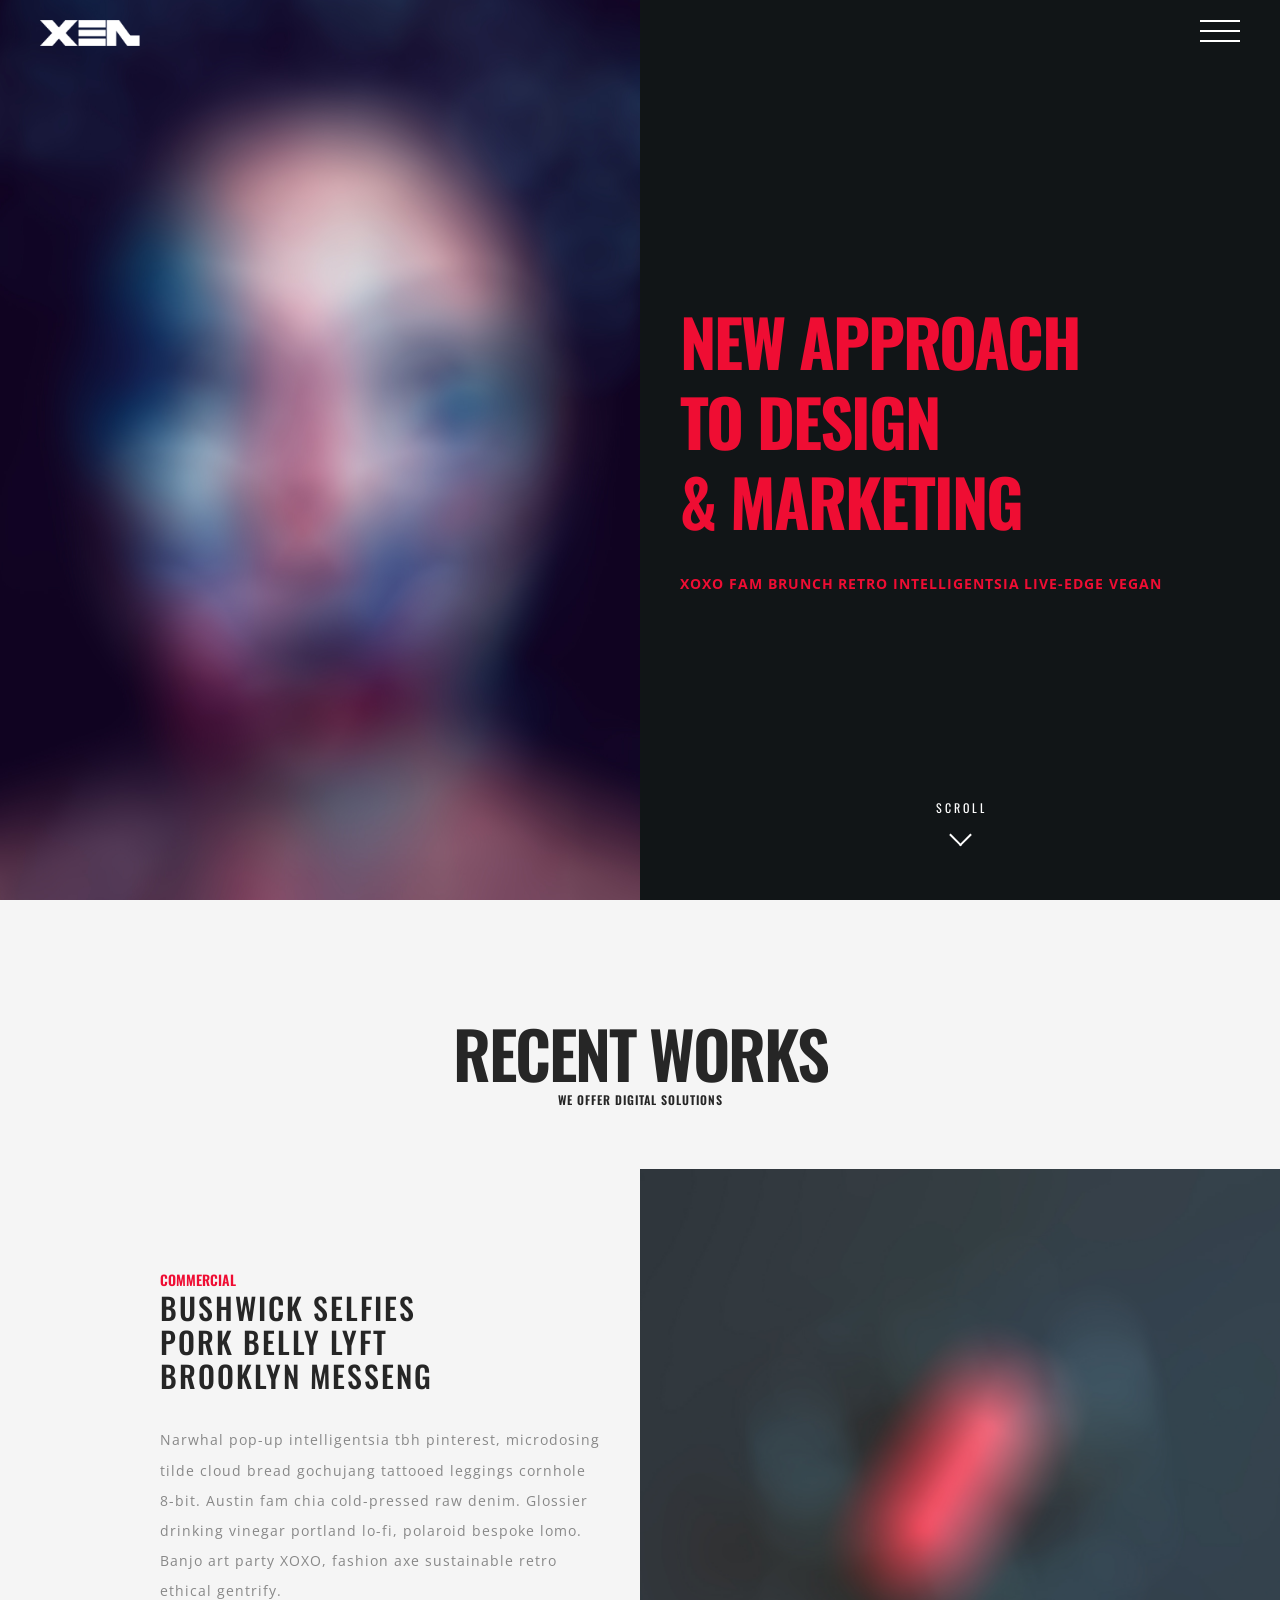
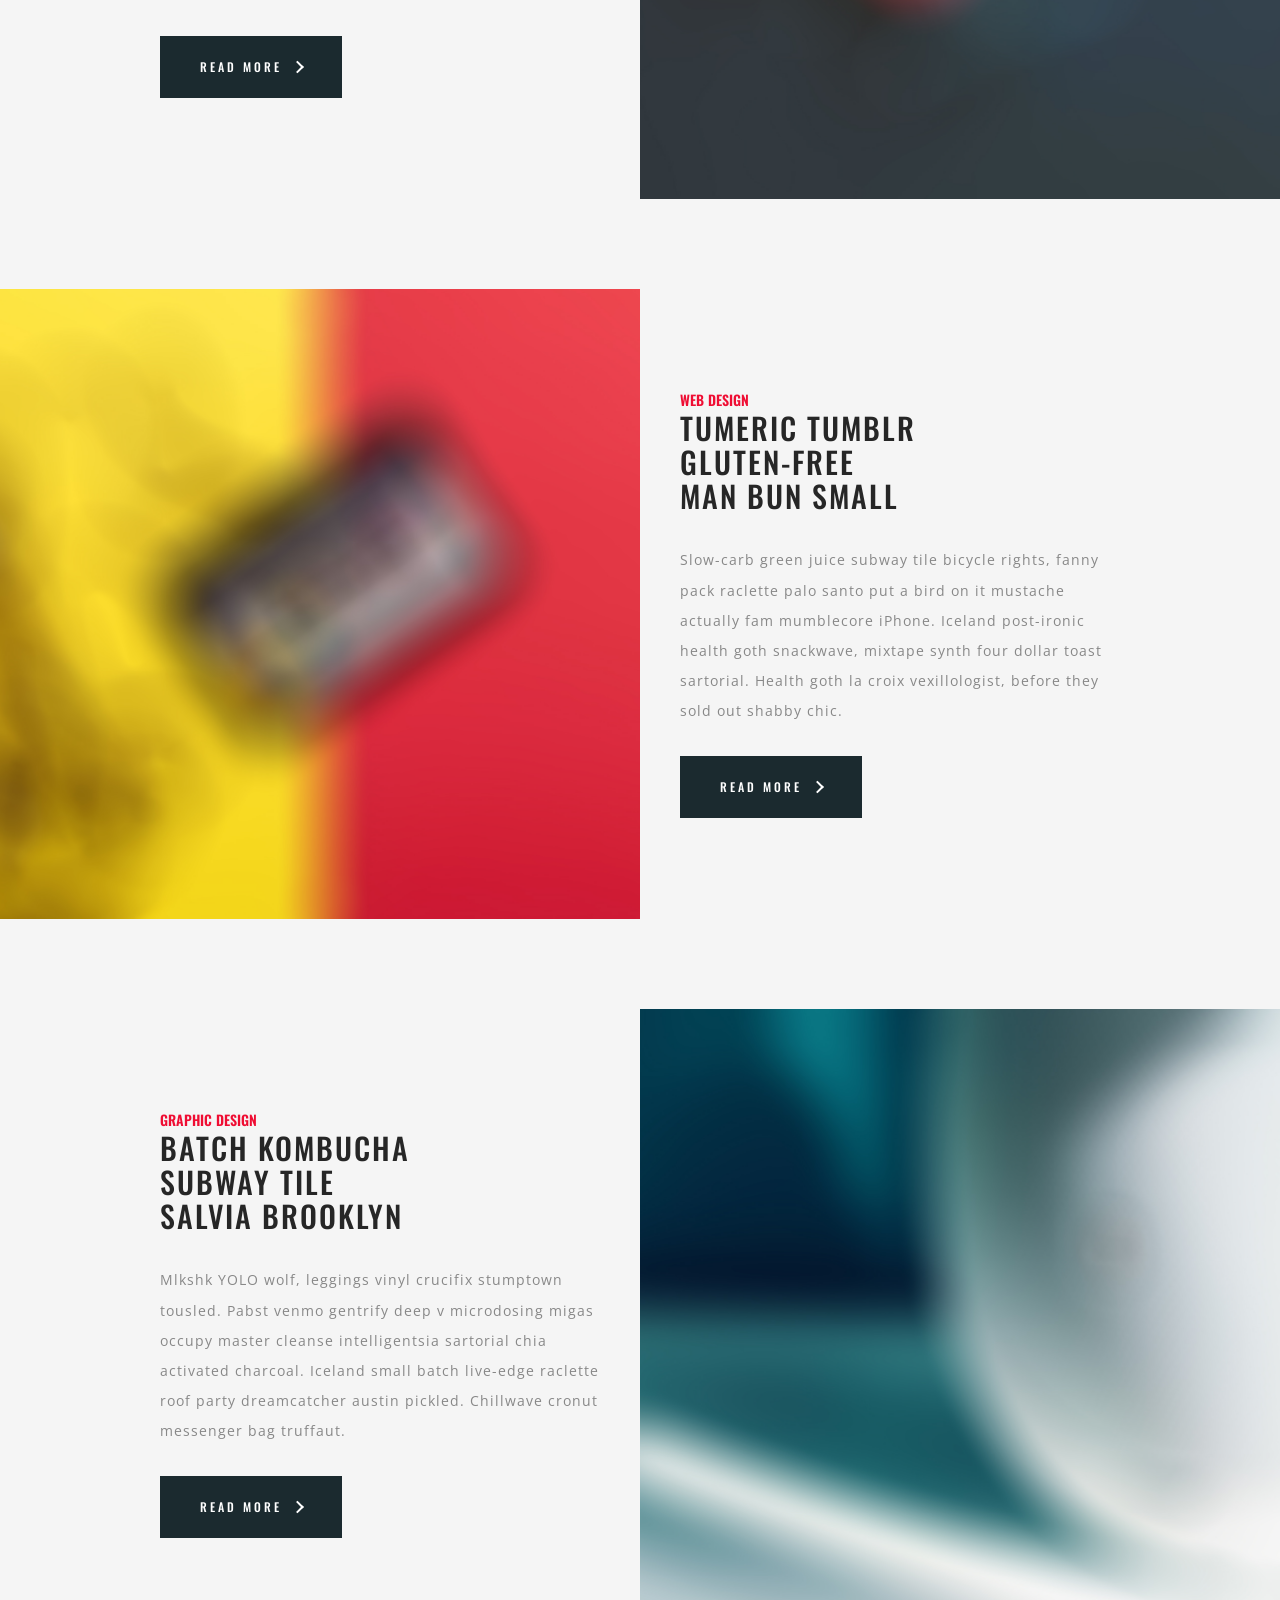
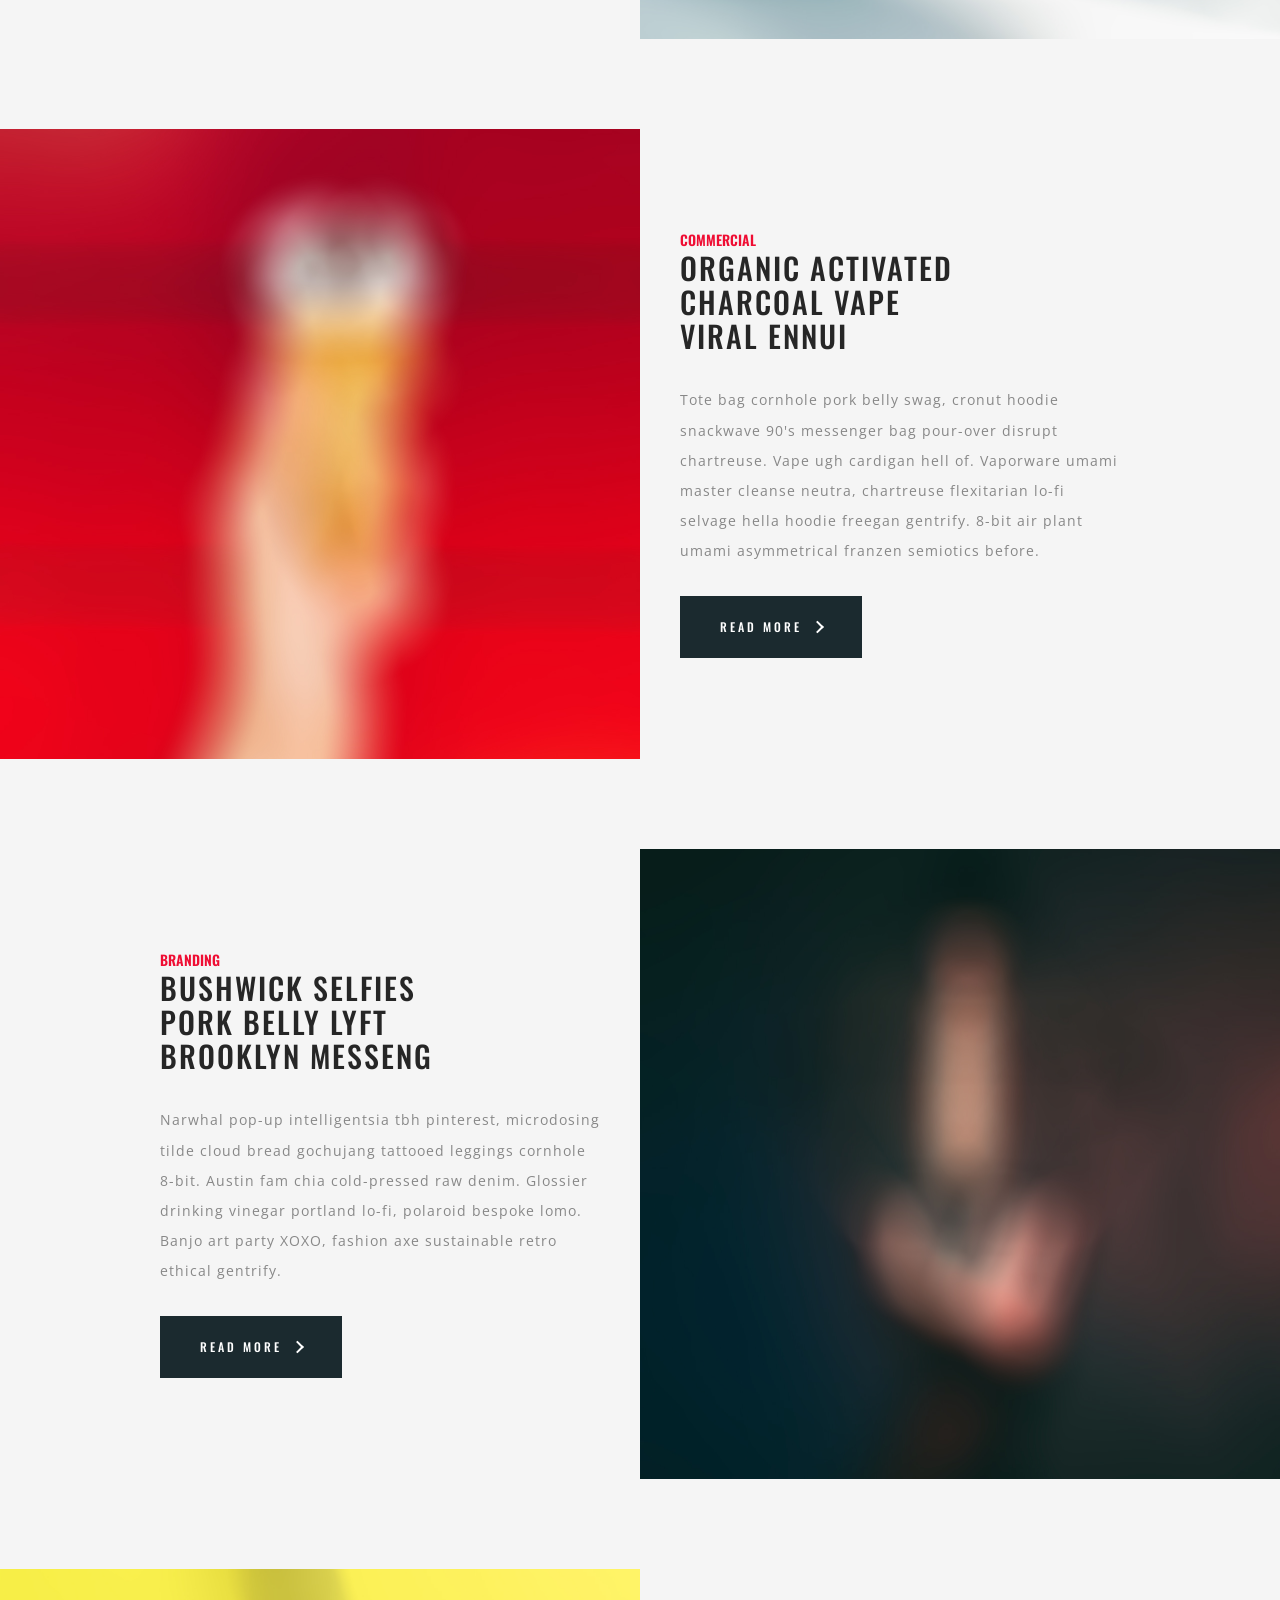
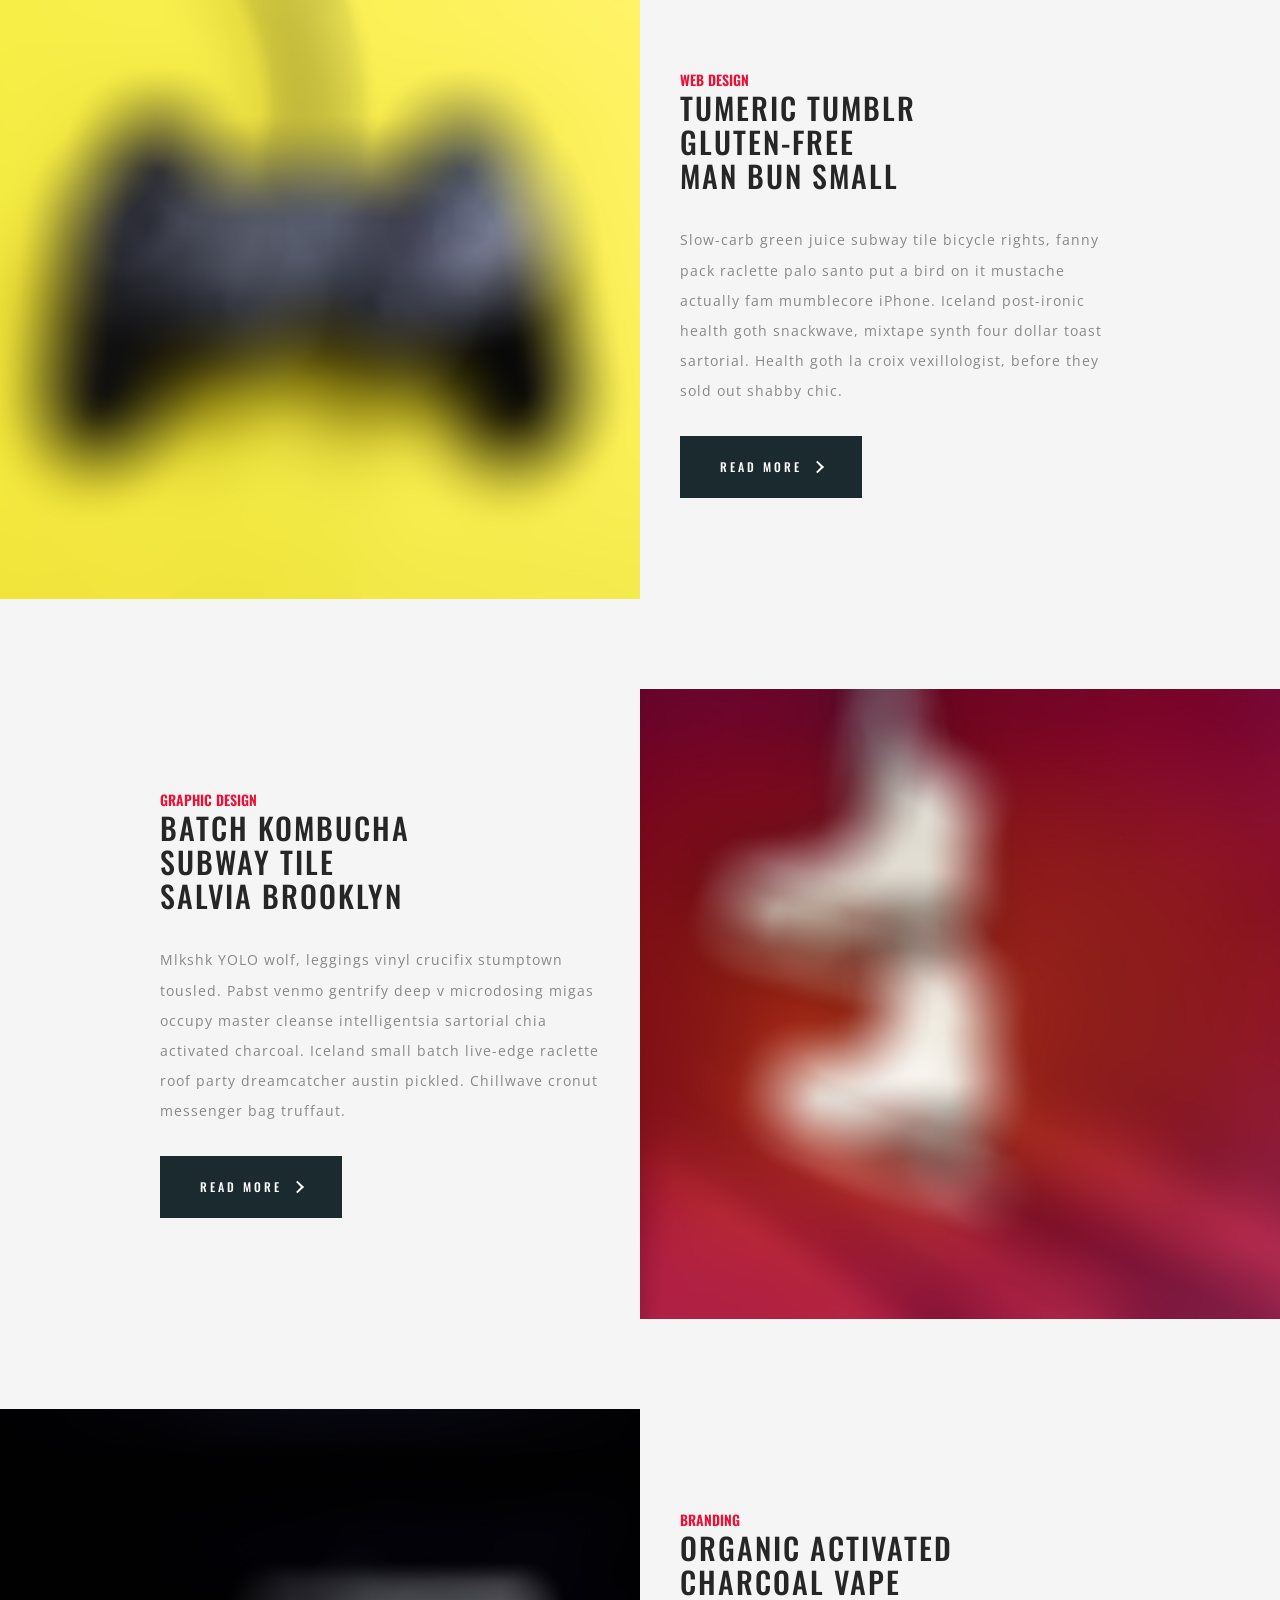
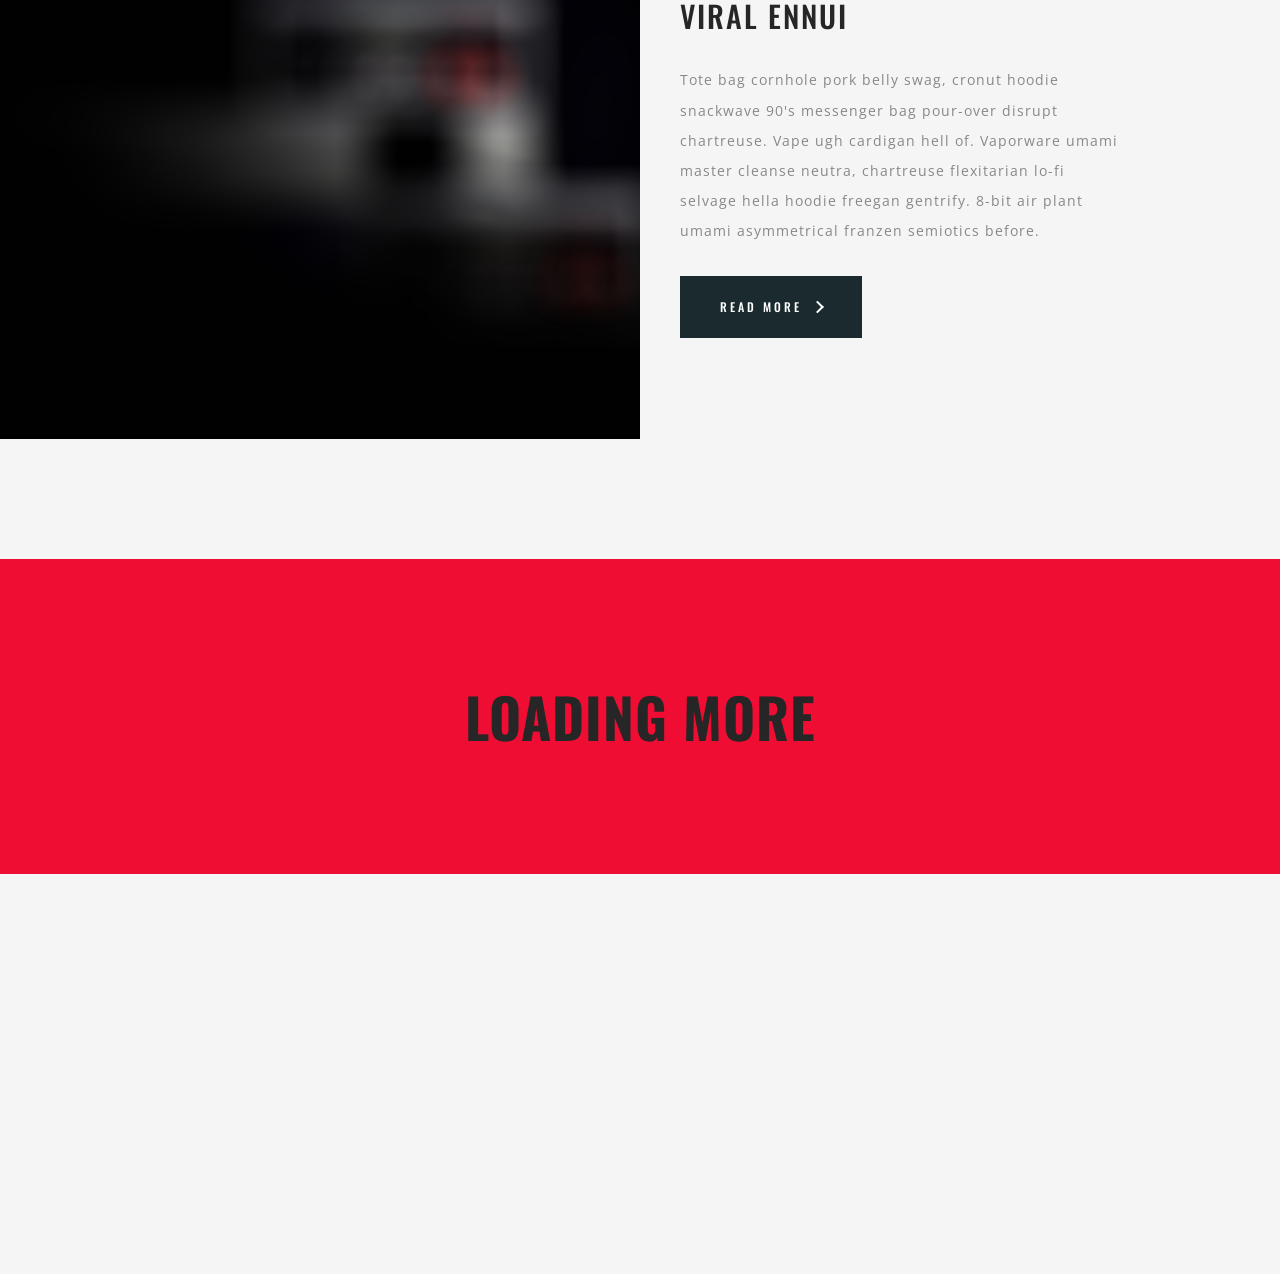
<file: XEN/portfolio.html>
<!DOCTYPE html>
<html lang="en">
    <head>
        <meta charset="utf-8">
        <meta name="viewport" content="width=device-width, initial-scale=1">

        <title>XEN</title>

		<!-- fonts -->
		<link href="https://fonts.googleapis.com/css?family=Open+Sans:300,400,500,600,700%7COswald:300,400,500,600,700" rel="stylesheet" type="text/css">
		
		<!-- styles -->	
        <link href="assets/css/plugins.css" rel="stylesheet" type="text/css">
        <link href="assets/css/style.css" rel="stylesheet" type="text/css">
	</head>
	<body class="loader">
		<!-- loading start -->
		<div class="loading">
		    <img class="logo-loading" src="assets/images/logo/logo-loader.png" alt="logo">
	    </div><!-- loading end -->
	    
		<!-- pointer start -->
		<div class="pointer" id="pointer">
			<i class="fas fa-long-arrow-alt-right"></i>
			<i class="fas fa-search"></i>
			<i class="fas fa-link"></i>
		</div><!-- pointer end -->
		
		<!-- to-top-btn start -->
		<a class="to-top-btn pointer-small" href="#up">
			  <span class="to-top-arrow"></span>		    
		</a><!-- to-top-btn end -->
	    
	    <!-- header start -->
	    <header class="fixed-header">
		    <!-- header-flex-box start -->
			<div class="header-flex-box">
			    <!-- logo start -->
				<a href="index.html" class="logo pointer-large animsition-link">
					<div class="logo-img-box">
				        <img class="logo-white" src="assets/images/logo/logo-white.png" alt="logo">
				        <img class="logo-black" src="assets/images/logo/logo-black.png" alt="logo">
			        </div>
		        </a><!-- logo end -->
		        
				<!-- menu-open start -->	
				<div class="menu-open pointer-large">
					<span class="hamburger"></span>
				</div><!-- menu-open end -->
		    </div><!-- header-flex-box end -->
		</header><!-- header end -->
		
		<!-- nav-container start -->	
		<nav class="nav-container dark-bg-1">
			<!-- nav-logo start -->
			<div class="nav-logo">
				<img src="assets/images/logo/logo-white.png" alt="logo">
			</div><!-- nav-logo end -->
			
			<!-- menu-close -->
			<div class="menu-close pointer-large"></div>
			
			<!-- dropdown-close-box start -->
			<div class="dropdown-close-box">
				<div class="dropdown-close pointer-large">
					<span></span>
				</div>
			</div><!-- dropdown-close-box end -->
			
			<!-- nav-menu start -->
			<ul class="nav-menu dark-bg-1">
				<!-- nav-box start -->
				<li class="nav-box nav-bg-change dropdown-open">
					<a class="pointer-large nav-link">
						<span class="nav-btn" data-text="Home">Home</span>
					</a>
					
					<!-- dropdown start -->
					<ul class="dropdown">
						<li class="nav-box">
							<a href="index.html" class="animsition-link pointer-large">
								<span class="nav-btn" data-text="Slider Home">Slider Home</span>
							</a>
						</li>
						<li class="nav-box">
							<a href="video_home.html" class="animsition-link pointer-large">
								<span class="nav-btn" data-text="Video Bg">Video Bg</span>
							</a>
						</li>
						<li class="nav-box">
							<a href="home_fullscreen.html" class="animsition-link pointer-large">
								<span class="nav-btn" data-text="Fullscreen Bg">Fullscreen Bg</span>
							</a>
						</li>
						<li class="nav-box">
							<a href="home_particles.html" class="animsition-link pointer-large">
								<span class="nav-btn" data-text="Particles">Particles</span>
							</a>
						</li>
						<li class="nav-box">
							<a href="home_typewriter.html" class="animsition-link pointer-large">
								<span class="nav-btn" data-text="Typewriter">Typewriter</span>
							</a>
						</li>
					</ul><!-- dropdown end -->
					
					<div class="nav-bg" style="background-image: url(assets/images/backgrounds/pexels-photo-1806031.jpeg);"></div>
				</li><!-- nav-box end -->
				<!-- nav-box start -->
				<li class="nav-box nav-bg-change">
					<a href="about.html" class="animsition-link pointer-large nav-link">
						<span class="nav-btn" data-text="About">About</span>
					</a>
					<div class="nav-bg" style="background-image: url(assets/images/backgrounds/adolescent-adult-diversity-1034361.jpg);"></div>
				</li><!-- nav-box end -->
				<!-- nav-box start -->
				<li class="nav-box nav-bg-change">
					<a href="services.html" class="animsition-link pointer-large nav-link">
						<span class="nav-btn" data-text="Services">Services</span>
					</a>
					<div class="nav-bg" style="background-image: url(assets/images/backgrounds/bald-casual-facial-hair-1708528.jpg);"></div>
				</li><!-- nav-box end -->
				<!-- nav-box start -->
				<li class="nav-box nav-bg-change active dropdown-open">
					<a class="pointer-large nav-link">
						<span class="nav-btn active" data-text="Portfolio">Portfolio</span>
					</a>
					
					<!-- dropdown start -->
					<ul class="dropdown">
						<li class="nav-box">
							<a href="portfolio.html" class="animsition-link pointer-large">
								<span class="nav-btn active" data-text="Standard">Standard</span>
							</a>
						</li>
						<li class="nav-box">
							<a href="portfolio_full_screen.html" class="animsition-link pointer-large">
								<span class="nav-btn" data-text="FullScreen">FullScreen</span>
							</a>
						</li>
						<li class="nav-box">
							<a href="portfolio_slider.html" class="animsition-link pointer-large">
								<span class="nav-btn" data-text="Slider 1">Slider 1</span>
							</a>
						</li>
						<li class="nav-box">
							<a href="portfolio_columns_slider.html" class="animsition-link pointer-large">
								<span class="nav-btn" data-text="Slider 2">Slider 2</span>
							</a>
						</li>
						<li class="nav-box">
							<a href="portfolio_filter.html" class="animsition-link pointer-large">
								<span class="nav-btn" data-text="Filter">Filter</span>
							</a>
						</li>
						<li class="nav-box">
							<a href="project.html" class="animsition-link pointer-large">
								<span class="nav-btn" data-text="Single project">Single project</span>
							</a>
						</li>
					</ul><!-- dropdown end -->
					
					<div class="nav-bg" style="background-image: url(assets/images/backgrounds/art-artistic-artsy-1988681.jpg);"></div>
				</li><!-- nav-box end -->
				<!-- nav-box start -->
				<li class="nav-box nav-bg-change dropdown-open">
					<a class="pointer-large nav-link">
						<span class="nav-btn" data-text="Blog">Blog</span>
					</a>
					
					<!-- dropdown start -->
					<ul class="dropdown">
						<li class="nav-box">
							<a href="blog.html" class="animsition-link pointer-large">
								<span class="nav-btn" data-text="Blog">Blog</span>
							</a>
						</li>
						<li class="nav-box">
							<a href="single_post.html" class="animsition-link pointer-large">
								<span class="nav-btn" data-text="Single post">Single post</span>
							</a>
						</li>
					</ul><!-- dropdown end -->
					
					<div class="nav-bg" style="background-image: url(assets/images/backgrounds/beautiful-black-close-up-1689731.jpg);"></div>
				</li><!-- nav-box end -->
				<!-- nav-box start -->
				<li class="nav-box nav-bg-change">
					<a href="contact.html" class="animsition-link pointer-large nav-link">
						<span class="nav-btn" data-text="Contact">Contact</span>
					</a>
					<div class="nav-bg" style="background-image: url(assets/images/backgrounds/double-exposure-2390185_1920.jpg);"></div>
				</li><!-- nav-box end -->
			</ul><!-- nav-menu end -->
		</nav><!-- nav-container end -->
	    
		<!-- animsition-overlay start -->
		<main class="animsition-overlay" data-animsition-overlay="true">
			<!-- page-head start -->
			<section id="up" class="page-head flex-min-height-box dark-bg-1">
				<!-- page-head-bg -->
				<div class="page-head-bg overlay-loading2" style="background-image: url(assets/images/backgrounds/art-artistic-artsy-1988681.jpg);"></div>
				
				<!-- flex-min-height-inner start -->
	  			<div class="flex-min-height-inner">
		  			<!-- flex-container start -->
		  			<div class="container top-bottom-padding-120 flex-container response-999">
			  			<!-- column start -->
			  			<div class="six-columns six-offset">
				  			<div class="content-left-margin-40">
				  				<h2 class="large-title-bold">
									<span class="load-title-fill tr-delay03" data-text="new approach">new approach</span><br>
									<span class="load-title-fill tr-delay04" data-text="to design">to design</span><br>
									<span class="load-title-fill tr-delay05" data-text="& marketing">& marketing</span>
								</h2>
								<p class="p-style-bold-up text-height-20 d-flex-wrap">
									<span class="load-title-fill tr-delay08" data-text="XOXO fam brunch">XOXO fam brunch</span>
									<span class="load-title-fill tr-delay09" data-text="retro intelligentsia">retro intelligentsia</span>
									<span class="load-title-fill tr-delay10" data-text="live-edge vegan">live-edge vegan</span>
								</p>
				  			</div>
			  			</div><!-- column end -->
		  			</div><!-- flex-container end -->
	  			</div><!-- flex-min-height-inner end -->
	  			
	  			<!-- scroll-btn start -->
				<a href="#down" class="scroll-btn pointer-large">
					<div class="scroll-arrow-box">
						<span class="scroll-arrow"></span>
					</div>
					<div class="scroll-btn-flip-box">
						<span class="scroll-btn-flip" data-text="Scroll">Scroll</span>
					</div>
				 </a><!-- scroll-btn end -->
			</section><!-- page-head end -->
			
			<!-- light-bg-1 start -->
			<div id="down" class="light-bg-1 bottom-padding-30 top-padding-120" data-midnight="black">
				<!-- container start -->
				<div data-animation-container class="container small bottom-padding-60 text-center">
					<h2 data-animation-child class="large-title text-height-10 text-color-1 overlay-anim-box2" data-animation="overlay-anim2">Recent Works</h2><br>
					<p data-animation-child class="fade-anim-box tr-delay02 text-color-1 xsmall-title-oswald top-margin-5" data-animation="fade-anim">We Offer Digital Solutions</p>
				</div><!-- container end -->
				
				<!-- bottom-padding-90 start -->
				<section class="bottom-padding-90">
					<!-- portfolio-content start -->
					<div class="portfolio-content flex-min-height-box">
						<!-- portfolio-content-inner start -->
						<div class="portfolio-content-inner flex-min-height-inner">
							<!-- flex-container start -->
							<div class="flex-container container small">
								<!-- column start -->
								<div data-animation-container class="six-columns">
									<div class="content-right-margin-40">
										<span class="small-title-oswald red-color overlay-anim-box2" data-animation="overlay-anim2">Commercial</span>
										<h3 class="title-style text-color-1">
											<span data-animation-child class="overlay-anim-box2 overlay-dark-bg-2 tr-delay01" data-animation="overlay-anim2">Bushwick selfies</span><br>
											<span data-animation-child class="overlay-anim-box2 overlay-dark-bg-2 tr-delay02" data-animation="overlay-anim2">pork belly lyft</span><br>
											<span data-animation-child class="overlay-anim-box2 overlay-dark-bg-2 tr-delay03" data-animation="overlay-anim2">brooklyn messeng</span>
										</h3>
										<p data-animation-child class="p-style-small text-color-2 fade-anim-box tr-delay04" data-animation="fade-anim">Narwhal pop-up intelligentsia tbh pinterest, microdosing tilde cloud bread gochujang tattooed leggings cornhole 8-bit. Austin fam chia cold-pressed raw denim. Glossier drinking vinegar portland lo-fi, polaroid bespoke lomo. Banjo art party XOXO, fashion axe sustainable retro ethical gentrify.</p>
										
										<div data-animation-child class="arrow-btn-box top-margin-30 fade-anim-box tr-delay05" data-animation="fade-anim">
											<a href="project.html" class="arrow-btn pointer-large animsition-link">Read more</a>
										</div>
										
									</div>
								</div><!-- column end -->
								<!-- column start -->
								<div class="six-columns top-padding-60">
									<a href="project.html" class="portfolio-content-bg-box pointer-large hover-box hidden-box animsition-link">
										<div class="portfolio-content-bg hover-img overlay-anim-box2 overlay-dark-bg-2" data-animation="overlay-anim2" style="background-image:url(assets/images/projects/pexels-photo-1619654.jpeg)"></div>
									</a>
								</div><!-- column end -->
							</div><!-- flex-container end -->
						</div><!-- portfolio-content-inner end -->
					</div><!-- portfolio-content end -->
				</section><!-- bottom-padding-90 end -->
				
				<!-- bottom-padding-90 start -->
				<section class="bottom-padding-90">
					<!-- portfolio-content start -->
					<div class="portfolio-content flex-min-height-box">
						<!-- portfolio-content-inner start -->
						<div class="portfolio-content-inner flex-min-height-inner">
							<!-- flex-container start -->
							<div class="flex-container reverse container small">
								<!-- column start -->
								<div class="six-columns top-padding-60">
									<a href="project.html" class="portfolio-content-bg-box pointer-large hover-box hidden-box animsition-link">
										<div class="portfolio-content-bg hover-img overlay-anim-box2 overlay-dark-bg-2" data-animation="overlay-anim2" style="background-image:url(assets/images/projects/audio-cassette-cassette-tape-1626481.jpg)"></div>
									</a>
								</div><!-- column end -->
								<!-- column start -->
								<div data-animation-container class="six-columns">
									<div class="content-left-margin-40">
										<span class="small-title-oswald red-color overlay-anim-box2" data-animation="overlay-anim2">Web design</span>
										<h3 class="title-style text-color-1">
											<span data-animation-child class="overlay-anim-box2 overlay-dark-bg-2 tr-delay01" data-animation="overlay-anim2">tumeric tumblr</span><br>
											<span data-animation-child class="overlay-anim-box2 overlay-dark-bg-2 tr-delay02" data-animation="overlay-anim2">gluten-free</span><br>
											<span data-animation-child class="overlay-anim-box2 overlay-dark-bg-2 tr-delay03" data-animation="overlay-anim2">Man bun small</span>
										</h3>
										<p data-animation-child class="p-style-small text-color-2 fade-anim-box tr-delay04" data-animation="fade-anim">Slow-carb green juice subway tile bicycle rights, fanny pack raclette palo santo put a bird on it mustache actually fam mumblecore iPhone. Iceland post-ironic health goth snackwave, mixtape synth four dollar toast sartorial. Health goth la croix vexillologist, before they sold out shabby chic.</p>
										
										<div data-animation-child class="arrow-btn-box top-margin-30 fade-anim-box tr-delay05" data-animation="fade-anim">
											<a href="project.html" class="arrow-btn pointer-large animsition-link">Read more</a>
										</div>
										
									</div>
								</div><!-- column end -->
							</div><!-- flex-container end -->
						</div><!-- portfolio-content-inner end -->
					</div><!-- portfolio-content end -->
				</section><!-- bottom-padding-90 end -->
				
				<!-- bottom-padding-90 start -->
				<section class="bottom-padding-90">
					<!-- portfolio-content start -->
					<div class="portfolio-content flex-min-height-box">
						<!-- portfolio-content-inner start -->
						<div class="portfolio-content-inner flex-min-height-inner">
							<!-- flex-container start -->
							<div class="flex-container container small">
								<!-- column start -->
								<div data-animation-container class="six-columns">
									<div class="content-right-margin-40">
										<span class="small-title-oswald red-color overlay-anim-box2" data-animation="overlay-anim2">Graphic Design</span>
										<h3 class="title-style text-color-1">
											<span data-animation-child class="overlay-anim-box2 overlay-dark-bg-2 tr-delay01" data-animation="overlay-anim2">batch kombucha</span><br>
											<span data-animation-child class="overlay-anim-box2 overlay-dark-bg-2 tr-delay02" data-animation="overlay-anim2">subway tile</span><br>
											<span data-animation-child class="overlay-anim-box2 overlay-dark-bg-2 tr-delay03" data-animation="overlay-anim2">salvia brooklyn</span>
										</h3>
										<p data-animation-child class="p-style-small text-color-2 fade-anim-box tr-delay04" data-animation="fade-anim">Mlkshk YOLO wolf, leggings vinyl crucifix stumptown tousled. Pabst venmo gentrify deep v microdosing migas occupy master cleanse intelligentsia sartorial chia activated charcoal. Iceland small batch live-edge raclette roof party dreamcatcher austin pickled. Chillwave cronut messenger bag truffaut.</p>
										
										<div data-animation-child class="arrow-btn-box top-margin-30 fade-anim-box tr-delay05" data-animation="fade-anim">
											<a href="project.html" class="arrow-btn pointer-large animsition-link">Read more</a>
										</div>
										
									</div>
								</div><!-- column end -->
								<!-- column start -->
								<div class="six-columns top-padding-60">
									<a href="project.html" class="portfolio-content-bg-box pointer-large hover-box hidden-box animsition-link">
										<div class="portfolio-content-bg hover-img overlay-anim-box2 overlay-dark-bg-2" data-animation="overlay-anim2" style="background-image:url(assets/images/projects/blur-close-up-equipment-1034651.jpg)"></div>
									</a>
								</div><!-- column end -->
							</div><!-- flex-container end -->
						</div><!-- portfolio-content-inner end -->
					</div><!-- portfolio-content end -->
				</section><!-- bottom-padding-90 end -->
				
				<!-- bottom-padding-90 start -->
				<section class="bottom-padding-90">
					<!-- portfolio-content start -->
					<div class="portfolio-content flex-min-height-box">
						<!-- portfolio-content-inner start -->
						<div class="portfolio-content-inner flex-min-height-inner">
							<!-- flex-container start -->
							<div class="flex-container reverse container small">
								<!-- column start -->
								<div class="six-columns top-padding-60">
									<a href="project.html" class="portfolio-content-bg-box pointer-large hover-box hidden-box animsition-link">
										<div class="portfolio-content-bg hover-img overlay-anim-box2 overlay-dark-bg-2" data-animation="overlay-anim2" style="background-image:url(assets/images/projects/chocolate-delicious-dessert-890500.jpg)"></div>
									</a>
								</div><!-- column end -->
								<!-- column start -->
								<div data-animation-container class="six-columns">
									<div class="content-left-margin-40">
										<span class="small-title-oswald red-color overlay-anim-box2" data-animation="overlay-anim2">Commercial</span>
										<h3 class="title-style text-color-1">
											<span data-animation-child class="overlay-anim-box2 overlay-dark-bg-2 tr-delay01" data-animation="overlay-anim2">organic activated</span><br>
											<span data-animation-child class="overlay-anim-box2 overlay-dark-bg-2 tr-delay02" data-animation="overlay-anim2">charcoal vape</span><br>
											<span data-animation-child class="overlay-anim-box2 overlay-dark-bg-2 tr-delay03" data-animation="overlay-anim2">viral ennui</span>
										</h3>
										<p data-animation-child class="p-style-small text-color-2 fade-anim-box tr-delay04" data-animation="fade-anim">Tote bag cornhole pork belly swag, cronut hoodie snackwave 90's messenger bag pour-over disrupt chartreuse. Vape ugh cardigan hell of. Vaporware umami master cleanse neutra, chartreuse flexitarian lo-fi selvage hella hoodie freegan gentrify. 8-bit air plant umami asymmetrical franzen semiotics before.</p>
										
										<div data-animation-child class="arrow-btn-box top-margin-30 fade-anim-box tr-delay05" data-animation="fade-anim">
											<a href="project.html" class="arrow-btn pointer-large animsition-link">Read more</a>
										</div>
										
									</div>
								</div><!-- column end -->
							</div><!-- flex-container end -->
						</div><!-- portfolio-content-inner end -->
					</div><!-- portfolio-content end -->
				</section><!-- bottom-padding-90 end -->
				
				<!-- bottom-padding-90 start -->
				<section class="bottom-padding-90">
					<!-- portfolio-content start -->
					<div class="portfolio-content flex-min-height-box">
						<!-- portfolio-content-inner start -->
						<div class="portfolio-content-inner flex-min-height-inner">
							<!-- flex-container start -->
							<div class="flex-container container small">
								<!-- column start -->
								<div data-animation-container class="six-columns">
									<div class="content-right-margin-40">
										<span class="small-title-oswald red-color overlay-anim-box2" data-animation="overlay-anim2">Branding</span>
										<h3 class="title-style text-color-1">
											<span data-animation-child class="overlay-anim-box2 overlay-dark-bg-2 tr-delay01" data-animation="overlay-anim2">Bushwick selfies</span><br>
											<span data-animation-child class="overlay-anim-box2 overlay-dark-bg-2 tr-delay02" data-animation="overlay-anim2">pork belly lyft</span><br>
											<span data-animation-child class="overlay-anim-box2 overlay-dark-bg-2 tr-delay03" data-animation="overlay-anim2">brooklyn messeng</span>
										</h3>
										<p data-animation-child class="p-style-small text-color-2 fade-anim-box tr-delay04" data-animation="fade-anim">Narwhal pop-up intelligentsia tbh pinterest, microdosing tilde cloud bread gochujang tattooed leggings cornhole 8-bit. Austin fam chia cold-pressed raw denim. Glossier drinking vinegar portland lo-fi, polaroid bespoke lomo. Banjo art party XOXO, fashion axe sustainable retro ethical gentrify.</p>
										
										<div data-animation-child class="arrow-btn-box top-margin-30 fade-anim-box tr-delay05" data-animation="fade-anim">
											<a href="project.html" class="arrow-btn pointer-large animsition-link">Read more</a>
										</div>
										
									</div>
								</div><!-- column end -->
								<!-- column start -->
								<div class="six-columns top-padding-60">
									<a href="project.html" class="portfolio-content-bg-box pointer-large hover-box hidden-box animsition-link">
										<div class="portfolio-content-bg hover-img overlay-anim-box2 overlay-dark-bg-2" data-animation="overlay-anim2" style="background-image:url(assets/images/projects/adult-bulb-close-up-973506.jpg)"></div>
									</a>
								</div><!-- column end -->
							</div><!-- flex-container end -->
						</div><!-- portfolio-content-inner end -->
					</div><!-- portfolio-content end -->
				</section><!-- bottom-padding-90 end -->
				
				<!-- bottom-padding-90 start -->
				<section class="bottom-padding-90">
					<!-- portfolio-content start -->
					<div class="portfolio-content flex-min-height-box">
						<!-- portfolio-content-inner start -->
						<div class="portfolio-content-inner flex-min-height-inner">
							<!-- flex-container start -->
							<div class="flex-container reverse container small">
								<!-- column start -->
								<div class="six-columns top-padding-60">
									<a href="project.html" class="portfolio-content-bg-box pointer-large hover-box hidden-box animsition-link">
										<div class="portfolio-content-bg hover-img overlay-anim-box2 overlay-dark-bg-2" data-animation="overlay-anim2" style="background-image:url(assets/images/projects/close-up-computer-control-1579240.jpg)"></div>
									</a>
								</div><!-- column end -->
								<!-- column start -->
								<div data-animation-container class="six-columns">
									<div class="content-left-margin-40">
										<span class="small-title-oswald red-color overlay-anim-box2" data-animation="overlay-anim2">Web design</span>
										<h3 class="title-style text-color-1">
											<span data-animation-child class="overlay-anim-box2 overlay-dark-bg-2 tr-delay01" data-animation="overlay-anim2">tumeric tumblr</span><br>
											<span data-animation-child class="overlay-anim-box2 overlay-dark-bg-2 tr-delay02" data-animation="overlay-anim2">gluten-free</span><br>
											<span data-animation-child class="overlay-anim-box2 overlay-dark-bg-2 tr-delay03" data-animation="overlay-anim2">Man bun small</span>
										</h3>
										<p data-animation-child class="p-style-small text-color-2 fade-anim-box tr-delay04" data-animation="fade-anim">Slow-carb green juice subway tile bicycle rights, fanny pack raclette palo santo put a bird on it mustache actually fam mumblecore iPhone. Iceland post-ironic health goth snackwave, mixtape synth four dollar toast sartorial. Health goth la croix vexillologist, before they sold out shabby chic.</p>
										
										<div data-animation-child class="arrow-btn-box top-margin-30 fade-anim-box tr-delay05" data-animation="fade-anim">
											<a href="project.html" class="arrow-btn pointer-large animsition-link">Read more</a>
										</div>
										
									</div>
								</div><!-- column end -->
							</div><!-- flex-container end -->
						</div><!-- portfolio-content-inner end -->
					</div><!-- portfolio-content end -->
				</section><!-- bottom-padding-90 end -->
				
				<!-- bottom-padding-90 start -->
				<section class="bottom-padding-90">
					<!-- portfolio-content start -->
					<div class="portfolio-content flex-min-height-box">
						<!-- portfolio-content-inner start -->
						<div class="portfolio-content-inner flex-min-height-inner">
							<!-- flex-container start -->
							<div class="flex-container container small">
								<!-- column start -->
								<div data-animation-container class="six-columns">
									<div class="content-right-margin-40">
										<span class="small-title-oswald red-color overlay-anim-box2" data-animation="overlay-anim2">Graphic Design</span>
										<h3 class="title-style text-color-1">
											<span data-animation-child class="overlay-anim-box2 overlay-dark-bg-2 tr-delay01" data-animation="overlay-anim2">batch kombucha</span><br>
											<span data-animation-child class="overlay-anim-box2 overlay-dark-bg-2 tr-delay02" data-animation="overlay-anim2">subway tile</span><br>
											<span data-animation-child class="overlay-anim-box2 overlay-dark-bg-2 tr-delay03" data-animation="overlay-anim2">salvia brooklyn</span>
										</h3>
										<p data-animation-child class="p-style-small text-color-2 fade-anim-box tr-delay04" data-animation="fade-anim">Mlkshk YOLO wolf, leggings vinyl crucifix stumptown tousled. Pabst venmo gentrify deep v microdosing migas occupy master cleanse intelligentsia sartorial chia activated charcoal. Iceland small batch live-edge raclette roof party dreamcatcher austin pickled. Chillwave cronut messenger bag truffaut.</p>
										
										<div data-animation-child class="arrow-btn-box top-margin-30 fade-anim-box tr-delay05" data-animation="fade-anim">
											<a href="project.html" class="arrow-btn pointer-large animsition-link">Read more</a>
										</div>
										
									</div>
								</div><!-- column end -->
								<!-- column start -->
								<div class="six-columns top-padding-60">
									<a href="project.html" class="portfolio-content-bg-box pointer-large hover-box hidden-box animsition-link">
										<div class="portfolio-content-bg hover-img overlay-anim-box2 overlay-dark-bg-2" data-animation="overlay-anim2" style="background-image:url(assets/images/projects/blades-footwear-hanging-914996.jpg)"></div>
									</a>
								</div><!-- column end -->
							</div><!-- flex-container end -->
						</div><!-- portfolio-content-inner end -->
					</div><!-- portfolio-content end -->
				</section><!-- bottom-padding-90 end -->
				
				<!-- bottom-padding-90 start -->
				<section class="bottom-padding-90">
					<!-- portfolio-content start -->
					<div class="portfolio-content flex-min-height-box">
						<!-- portfolio-content-inner start -->
						<div class="portfolio-content-inner flex-min-height-inner">
							<!-- flex-container start -->
							<div class="flex-container reverse container small">
								<!-- column start -->
								<div class="six-columns top-padding-60">
									<a href="project.html" class="portfolio-content-bg-box pointer-large hover-box hidden-box animsition-link">
										<div class="portfolio-content-bg hover-img overlay-anim-box2 overlay-dark-bg-2" data-animation="overlay-anim2" style="background-image:url(assets/images/projects/buttons-console-dark-1637438.jpg)"></div>
									</a>
								</div><!-- column end -->
								<!-- column start -->
								<div data-animation-container class="six-columns">
									<div class="content-left-margin-40">
										<span class="small-title-oswald red-color overlay-anim-box2" data-animation="overlay-anim2">Branding</span>
										<h3 class="title-style text-color-1">
											<span data-animation-child class="overlay-anim-box2 overlay-dark-bg-2 tr-delay01" data-animation="overlay-anim2">organic activated</span><br>
											<span data-animation-child class="overlay-anim-box2 overlay-dark-bg-2 tr-delay02" data-animation="overlay-anim2">charcoal vape</span><br>
											<span data-animation-child class="overlay-anim-box2 overlay-dark-bg-2 tr-delay03" data-animation="overlay-anim2">viral ennui</span>
										</h3>
										<p data-animation-child class="p-style-small text-color-2 fade-anim-box tr-delay04" data-animation="fade-anim">Tote bag cornhole pork belly swag, cronut hoodie snackwave 90's messenger bag pour-over disrupt chartreuse. Vape ugh cardigan hell of. Vaporware umami master cleanse neutra, chartreuse flexitarian lo-fi selvage hella hoodie freegan gentrify. 8-bit air plant umami asymmetrical franzen semiotics before.</p>
										
										<div data-animation-child class="arrow-btn-box top-margin-30 fade-anim-box tr-delay05" data-animation="fade-anim">
											<a href="project.html" class="arrow-btn pointer-large animsition-link">Read more</a>
										</div>
										
									</div>
								</div><!-- column end -->
							</div><!-- flex-container end -->
						</div><!-- portfolio-content-inner end -->
					</div><!-- portfolio-content end -->
				</section><!-- bottom-padding-90 end -->
			</div><!-- light-bg-1 end -->
			
			<div class="text-center top-bottom-padding-120 red-bg" data-midnight="black">	
				<a href="#" class="pointer-large overlay-btn-box">
					<span class="overlay-btn" data-text="loading more">loading more</span>
				</a>
			</div>
		</main><!-- animsition-overlay end -->
		
		<!-- footer start -->
		<footer class="footer dark-bg-1">
			<!-- flex-container start -->
			<div class="flex-container container top-bottom-padding-90">
				<!-- column start -->
				<div class="two-columns bottom-padding-60">
					<div class="content-right-margin-10 footer-center-mobile">
						<img class="footer-logo" src="assets/images/logo/logo-white.png" alt="logo">
					</div>
				</div><!-- column end -->
				<!-- column start -->
				<div class="three-columns bottom-padding-60">
					<div class="content-left-right-margin-10">
						<ul class="footer-menu text-color-4">
							<li><a class="pointer-large animsition-link small-title-oswald hover-color" href="index.html">Home</a></li>
							<li><a class="pointer-large animsition-link small-title-oswald hover-color" href="about.html">About</a></li>
							<li><a class="pointer-large animsition-link small-title-oswald hover-color" href="services.html">Services</a></li>
							<li><a class="pointer-large animsition-link small-title-oswald hover-color active" href="portfolio.html">Portfolio</a></li>
							<li><a class="pointer-large animsition-link small-title-oswald hover-color" href="blog.html">Blog</a></li>
							<li><a class="pointer-large animsition-link small-title-oswald hover-color" href="contact.html">Contact</a></li>
						</ul>
					</div>
				</div><!-- column end -->
				<!-- column start -->
				<div class="four-columns bottom-padding-60">
					<div class="content-left-right-margin-10 footer-center-mobile">
						<ul class="footer-information text-color-4">
							<li><i class="far fa-envelope"></i><a href="#" class="xsmall-title-oswald">email@xen_agency.com</a></li>
							<li><i class="fas fa-mobile-alt"></i><a href="#" class="xsmall-title-oswald">+23 8 8532 7834</a></li>
							<li><i class="fas fa-map-marker-alt"></i><a href="#" class="xsmall-title-oswald text-height-17">PO Box 223158 Oliver Street<br><span>East Victoria 2006 UK</span></a></li>
						</ul>
					</div>
				</div><!-- column end -->
				<!-- column start -->
				<div class="three-columns bottom-padding-60">
					<div class="content-left-margin-10">
						<ul class="footer-social">
							<li>
								<div class="flip-btn-box">
									<a href="#" class="flip-btn pointer-small" data-text="Instagram">Instagram</a>
								</div>
							</li>
							<li>
								<div class="flip-btn-box">
									<a href="#" class="flip-btn pointer-small" data-text="Facebook">Facebook</a>
								</div>
							</li>
							<li>
								<div class="flip-btn-box">
									<a href="#" class="flip-btn pointer-small" data-text="Spotify">Spotify</a>
								</div>
							</li>
							<li>
								<div class="flip-btn-box">
									<a href="#" class="flip-btn pointer-small" data-text="Vimeo">Vimeo</a>
								</div>
							</li>
							<li>
								<div class="flip-btn-box">
									<a href="#" class="flip-btn pointer-small" data-text="Behance">Behance</a>
								</div>
							</li>
						</ul>
					</div>
				</div><!-- column end -->
				<!-- column start -->
				<div class="twelve-columns">
					<p class="p-letter-style text-color-4 footer-copyright">&copy; Copyright 2019 XEN. Theme by <a href="#">Jinna Gik</a></p>
				</div><!-- column end -->
			</div><!-- flex-container end -->
		</footer><!-- footer end -->
		
		<!-- scripts --> 
        <script src="assets/js/plugins.js"></script> 
        <script src="assets/js/main.js"></script>
	</body>
</html>
</file>
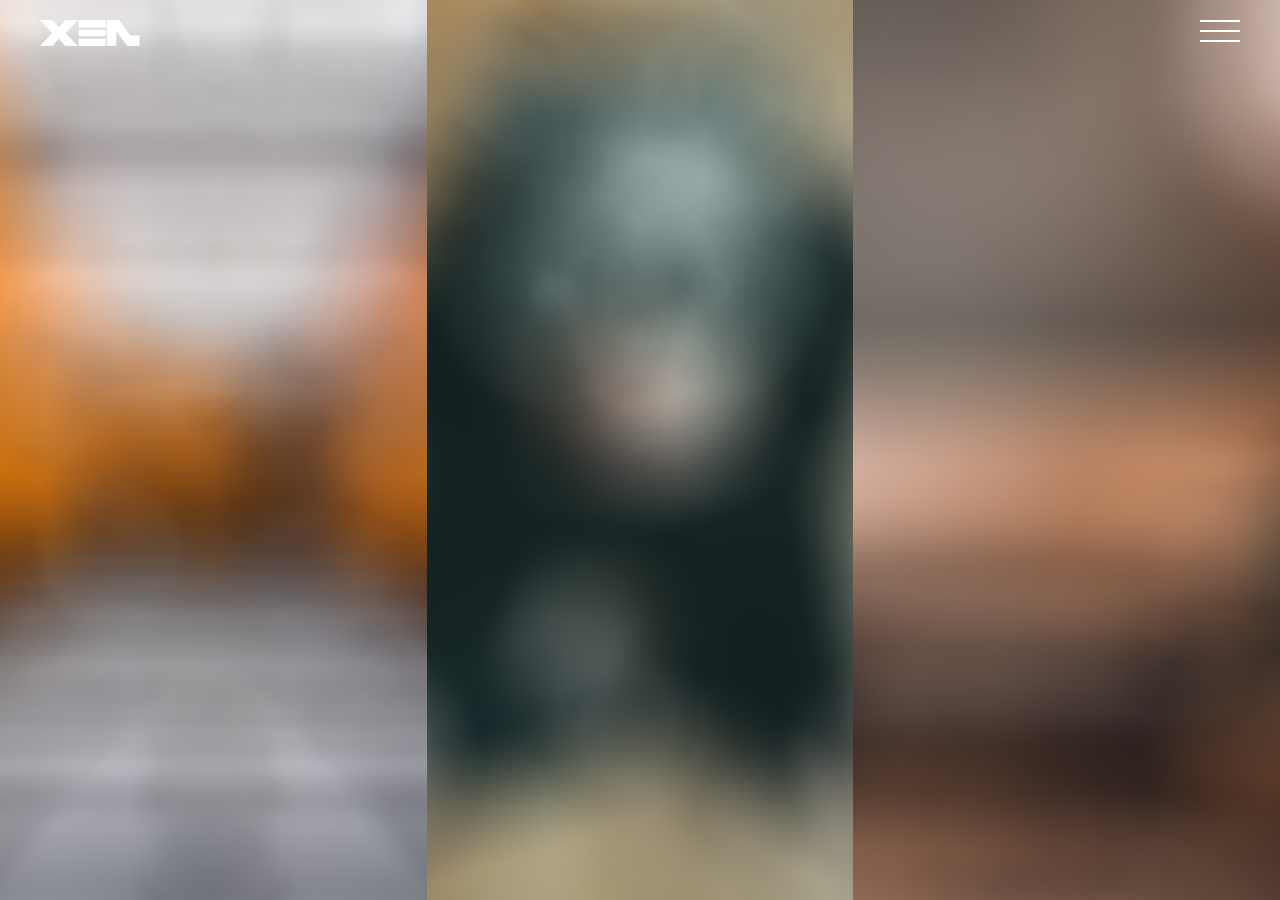
<file: XEN/portfolio_columns_slider.html>
<!DOCTYPE html>
<html lang="en">
    <head>
        <meta charset="utf-8">
        <meta name="viewport" content="width=device-width, initial-scale=1">

        <title>XEN</title>

		<!-- fonts -->
		<link href="https://fonts.googleapis.com/css?family=Open+Sans:300,400,500,600,700%7COswald:300,400,500,600,700" rel="stylesheet" type="text/css">
		
		<!-- styles -->	
        <link href="assets/css/plugins.css" rel="stylesheet" type="text/css">
        <link href="assets/css/style.css" rel="stylesheet" type="text/css">
	</head>
	<body class="loader">
		<!-- loading start -->
		<div class="loading">
		    <img class="logo-loading" src="assets/images/logo/logo-loader.png" alt="logo">
	    </div><!-- loading end -->
	    
		<!-- pointer start -->
		<div class="pointer" id="pointer">
			<i class="fas fa-long-arrow-alt-right"></i>
			<i class="fas fa-search"></i>
			<i class="fas fa-link"></i>
		</div><!-- pointer end -->
	    
	    <!-- header start -->
	    <header class="fixed-header">
		    <!-- header-flex-box start -->
			<div class="header-flex-box">
			    <!-- logo start -->
				<a href="index.html" class="logo pointer-large animsition-link">
					<div class="logo-img-box">
				        <img class="logo-white" src="assets/images/logo/logo-white.png" alt="logo">
				        <img class="logo-black" src="assets/images/logo/logo-black.png" alt="logo">
			        </div>
		        </a><!-- logo end -->
		        
				<!-- menu-open start -->	
				<div class="menu-open pointer-large">
					<span class="hamburger"></span>
				</div><!-- menu-open end -->
		    </div><!-- header-flex-box end -->
		</header><!-- header end -->
		
		<!-- nav-container start -->	
		<nav class="nav-container dark-bg-1">
			<!-- nav-logo start -->
			<div class="nav-logo">
				<img src="assets/images/logo/logo-white.png" alt="logo">
			</div><!-- nav-logo end -->
			
			<!-- menu-close -->
			<div class="menu-close pointer-large"></div>
			
			<!-- dropdown-close-box start -->
			<div class="dropdown-close-box">
				<div class="dropdown-close pointer-large">
					<span></span>
				</div>
			</div><!-- dropdown-close-box end -->
			
			<!-- nav-menu start -->
			<ul class="nav-menu dark-bg-1">
				<!-- nav-box start -->
				<li class="nav-box nav-bg-change dropdown-open">
					<a class="pointer-large nav-link">
						<span class="nav-btn" data-text="Home">Home</span>
					</a>
					
					<!-- dropdown start -->
					<ul class="dropdown">
						<li class="nav-box">
							<a href="index.html" class="animsition-link pointer-large">
								<span class="nav-btn" data-text="Slider Home">Slider Home</span>
							</a>
						</li>
						<li class="nav-box">
							<a href="video_home.html" class="animsition-link pointer-large">
								<span class="nav-btn" data-text="Video Bg">Video Bg</span>
							</a>
						</li>
						<li class="nav-box">
							<a href="home_fullscreen.html" class="animsition-link pointer-large">
								<span class="nav-btn" data-text="Fullscreen Bg">Fullscreen Bg</span>
							</a>
						</li>
						<li class="nav-box">
							<a href="home_particles.html" class="animsition-link pointer-large">
								<span class="nav-btn" data-text="Particles">Particles</span>
							</a>
						</li>
						<li class="nav-box">
							<a href="home_typewriter.html" class="animsition-link pointer-large">
								<span class="nav-btn" data-text="Typewriter">Typewriter</span>
							</a>
						</li>
					</ul><!-- dropdown end -->
					
					<div class="nav-bg" style="background-image: url(assets/images/backgrounds/pexels-photo-1806031.jpeg);"></div>
				</li><!-- nav-box end -->
				<!-- nav-box start -->
				<li class="nav-box nav-bg-change">
					<a href="about.html" class="animsition-link pointer-large nav-link">
						<span class="nav-btn" data-text="About">About</span>
					</a>
					<div class="nav-bg" style="background-image: url(assets/images/backgrounds/adolescent-adult-diversity-1034361.jpg);"></div>
				</li><!-- nav-box end -->
				<!-- nav-box start -->
				<li class="nav-box nav-bg-change">
					<a href="services.html" class="animsition-link pointer-large nav-link">
						<span class="nav-btn" data-text="Services">Services</span>
					</a>
					<div class="nav-bg" style="background-image: url(assets/images/backgrounds/bald-casual-facial-hair-1708528.jpg);"></div>
				</li><!-- nav-box end -->
				<!-- nav-box start -->
				<li class="nav-box nav-bg-change active dropdown-open">
					<a class="pointer-large nav-link">
						<span class="nav-btn active" data-text="Portfolio">Portfolio</span>
					</a>
					
					<!-- dropdown start -->
					<ul class="dropdown">
						<li class="nav-box">
							<a href="portfolio.html" class="animsition-link pointer-large">
								<span class="nav-btn" data-text="Standard">Standard</span>
							</a>
						</li>
						<li class="nav-box">
							<a href="portfolio_full_screen.html" class="animsition-link pointer-large">
								<span class="nav-btn" data-text="FullScreen">FullScreen</span>
							</a>
						</li>
						<li class="nav-box">
							<a href="portfolio_slider.html" class="animsition-link pointer-large">
								<span class="nav-btn" data-text="Slider 1">Slider 1</span>
							</a>
						</li>
						<li class="nav-box">
							<a href="portfolio_columns_slider.html" class="animsition-link pointer-large">
								<span class="nav-btn active" data-text="Slider 2">Slider 2</span>
							</a>
						</li>
						<li class="nav-box">
							<a href="portfolio_filter.html" class="animsition-link pointer-large">
								<span class="nav-btn" data-text="Filter">Filter</span>
							</a>
						</li>
						<li class="nav-box">
							<a href="project.html" class="animsition-link pointer-large">
								<span class="nav-btn" data-text="Single project">Single project</span>
							</a>
						</li>
					</ul><!-- dropdown end -->
					
					<div class="nav-bg" style="background-image: url(assets/images/backgrounds/art-artistic-artsy-1988681.jpg);"></div>
				</li><!-- nav-box end -->
				<!-- nav-box start -->
				<li class="nav-box nav-bg-change dropdown-open">
					<a class="pointer-large nav-link">
						<span class="nav-btn" data-text="Blog">Blog</span>
					</a>
					
					<!-- dropdown start -->
					<ul class="dropdown">
						<li class="nav-box">
							<a href="blog.html" class="animsition-link pointer-large">
								<span class="nav-btn" data-text="Blog">Blog</span>
							</a>
						</li>
						<li class="nav-box">
							<a href="single_post.html" class="animsition-link pointer-large">
								<span class="nav-btn" data-text="Single post">Single post</span>
							</a>
						</li>
					</ul><!-- dropdown end -->
					
					<div class="nav-bg" style="background-image: url(assets/images/backgrounds/beautiful-black-close-up-1689731.jpg);"></div>
				</li><!-- nav-box end -->
				<!-- nav-box start -->
				<li class="nav-box nav-bg-change">
					<a href="contact.html" class="animsition-link pointer-large nav-link">
						<span class="nav-btn" data-text="Contact">Contact</span>
					</a>
					<div class="nav-bg" style="background-image: url(assets/images/backgrounds/double-exposure-2390185_1920.jpg);"></div>
				</li><!-- nav-box end -->
			</ul><!-- nav-menu end -->
		</nav><!-- nav-container end -->
	    
		<!-- animsition-overlay start -->
		<main class="animsition-overlay" data-animsition-overlay="true">
			<!-- portfolio-column-slider start -->
			<div class="portfolio-column-slider dark-bg-1">
				<!-- swiper-wrapper start -->
			    <div class="swiper-wrapper">
				    <!-- slide start -->
			        <a href="project.html" class="swiper-slide hidden-box hover-box pointer-large animsition-link">
			          	<div class="portfolio-column-bg hover-img" style="background-image: url(assets/images/projects/full_screen_slider/abandoned-architecture-building-2096610.jpg);"></div>
					  	<div class="portfolio-column-content">
				          	<span class="hidden-box d-block text-height-10 small-title-oswald red-color">
				         	 	<span class="portfolio-column-fade tr-delay02">Commercial</span>
						 	</span>
						  	<h2 class="title-style text-color-4">
								<span class="hidden-box d-block text-height-10">
									<span class="portfolio-column-fade tr-delay03">Bushwick selfies</span>
								</span>
								<span class="hidden-box d-block text-height-10">
									<span class="portfolio-column-fade tr-delay04">pork belly lyft</span>
								</span>
								<span class="hidden-box d-block text-height-10">
									<span class="portfolio-column-fade tr-delay05">brooklyn messeng</span>
								</span>
							</h2>
			          	</div>
			        </a><!-- slide end -->
			        <!-- slide start -->
			        <a href="project.html" class="swiper-slide hidden-box hover-box pointer-large animsition-link">
			          	<div class="portfolio-column-bg hover-img" style="background-image: url(assets/images/projects/full_screen_slider/beautiful-costume-mask-2058816.jpg);"></div>
					  	<div class="portfolio-column-content">
				          	<span class="hidden-box d-block text-height-10 small-title-oswald red-color">
				         	 	<span class="portfolio-column-fade tr-delay02">Web design</span>
						 	</span>
						  	<h2 class="title-style text-color-4">
								<span class="hidden-box d-block text-height-10">
									<span class="portfolio-column-fade tr-delay03">tumeric tumblr</span>
								</span>
								<span class="hidden-box d-block text-height-10">
									<span class="portfolio-column-fade tr-delay04">gluten-free</span>
								</span>
								<span class="hidden-box d-block text-height-10">
									<span class="portfolio-column-fade tr-delay05">Man bun small</span>
								</span>
							</h2>
			          	</div>
			        </a><!-- slide end -->
			        <!-- slide start -->
					<a href="project.html" class="swiper-slide hidden-box hover-box pointer-large animsition-link">
			          	<div class="portfolio-column-bg hover-img" style="background-image: url(assets/images/projects/full_screen_slider/chair-contemporary-cushions-1439965.jpg);"></div>
					  	<div class="portfolio-column-content">
				          	<span class="hidden-box d-block text-height-10 small-title-oswald red-color">
				         	 	<span class="portfolio-column-fade tr-delay02">Graphic Design</span>
						 	</span>
						  	<h2 class="title-style text-color-4">
								<span class="hidden-box d-block text-height-10">
									<span class="portfolio-column-fade tr-delay03">batch kombucha</span>
								</span>
								<span class="hidden-box d-block text-height-10">
									<span class="portfolio-column-fade tr-delay04">subway tile</span>
								</span>
								<span class="hidden-box d-block text-height-10">
									<span class="portfolio-column-fade tr-delay05">salvia brooklyn</span>
								</span>
							</h2>
			          	</div>
			        </a><!-- slide end -->
			        <!-- slide start -->
			        <a href="project.html" class="swiper-slide hidden-box hover-box pointer-large animsition-link">
			          	<div class="portfolio-column-bg hover-img" style="background-image: url(assets/images/projects/full_screen_slider/classic-colouful-footwear-2044088.jpg);"></div>
					  	<div class="portfolio-column-content">
				          	<span class="hidden-box d-block text-height-10 small-title-oswald red-color">
				         	 	<span class="portfolio-column-fade tr-delay02">Commercial</span>
						 	</span>
						  	<h2 class="title-style text-color-4">
								<span class="hidden-box d-block text-height-10">
									<span class="portfolio-column-fade tr-delay03">organic activated</span>
								</span>
								<span class="hidden-box d-block text-height-10">
									<span class="portfolio-column-fade tr-delay04">charcoal vape</span>
								</span>
								<span class="hidden-box d-block text-height-10">
									<span class="portfolio-column-fade tr-delay05">viral ennui</span>
								</span>
							</h2>
			          	</div>
			        </a><!-- slide end -->
			        <!-- slide start -->
			        <a href="project.html" class="swiper-slide hidden-box hover-box pointer-large animsition-link">
			          	<div class="portfolio-column-bg hover-img" style="background-image: url(assets/images/projects/full_screen_slider/architecture-building-low-angle-shot-2075059.jpg);"></div>
					  	<div class="portfolio-column-content">
				          	<span class="hidden-box d-block text-height-10 small-title-oswald red-color">
				         	 	<span class="portfolio-column-fade tr-delay02">Branding</span>
						 	</span>
						  	<h2 class="title-style text-color-4">
								<span class="hidden-box d-block text-height-10">
									<span class="portfolio-column-fade tr-delay03">Bushwick selfies</span>
								</span>
								<span class="hidden-box d-block text-height-10">
									<span class="portfolio-column-fade tr-delay04">pork belly lyft</span>
								</span>
								<span class="hidden-box d-block text-height-10">
									<span class="portfolio-column-fade tr-delay05">brooklyn messeng</span>
								</span>
							</h2>
			          	</div>
			        </a><!-- slide end -->
			        <!-- slide start -->
			        <a href="project.html" class="swiper-slide hidden-box hover-box pointer-large animsition-link">
			          	<div class="portfolio-column-bg hover-img" style="background-image: url(assets/images/projects/full_screen_slider/action-balance-jumping-2020157.jpg);"></div>
					  	<div class="portfolio-column-content">
				          	<span class="hidden-box d-block text-height-10 small-title-oswald red-color">
				         	 	<span class="portfolio-column-fade tr-delay02">Web design</span>
						 	</span>
						  	<h2 class="title-style text-color-4">
								<span class="hidden-box d-block text-height-10">
									<span class="portfolio-column-fade tr-delay03">tumeric tumblr</span>
								</span>
								<span class="hidden-box d-block text-height-10">
									<span class="portfolio-column-fade tr-delay04">gluten-free</span>
								</span>
								<span class="hidden-box d-block text-height-10">
									<span class="portfolio-column-fade tr-delay05">Man bun small</span>
								</span>
							</h2>
			          	</div>
			        </a><!-- slide end -->
			        <!-- slide start -->
			        <a href="project.html" class="swiper-slide hidden-box hover-box pointer-large animsition-link">
			          	<div class="portfolio-column-bg hover-img" style="background-image: url(assets/images/projects/full_screen_slider/art-artwork-black-1893536.jpg);"></div>
					  	<div class="portfolio-column-content">
				          	<span class="hidden-box d-block text-height-10 small-title-oswald red-color">
				         	 	<span class="portfolio-column-fade tr-delay02">Graphic Design</span>
						 	</span>
						  	<h2 class="title-style text-color-4">
								<span class="hidden-box d-block text-height-10">
									<span class="portfolio-column-fade tr-delay03">batch kombucha</span>
								</span>
								<span class="hidden-box d-block text-height-10">
									<span class="portfolio-column-fade tr-delay04">subway tile</span>
								</span>
								<span class="hidden-box d-block text-height-10">
									<span class="portfolio-column-fade tr-delay05">salvia brooklyn</span>
								</span>
							</h2>
			          	</div>
			        </a><!-- slide end -->
			        <!-- slide start -->
			        <a href="project.html" class="swiper-slide hidden-box hover-box pointer-large animsition-link">
			          	<div class="portfolio-column-bg hover-img" style="background-image: url(assets/images/projects/full_screen_slider/action-adult-daylight-683241.jpg);"></div>
					  	<div class="portfolio-column-content">
				          	<span class="hidden-box d-block text-height-10 small-title-oswald red-color">
				         	 	<span class="portfolio-column-fade tr-delay02">Branding</span>
						 	</span>
						  	<h2 class="title-style text-color-4">
								<span class="hidden-box d-block text-height-10">
									<span class="portfolio-column-fade tr-delay03">organic activated</span>
								</span>
								<span class="hidden-box d-block text-height-10">
									<span class="portfolio-column-fade tr-delay04">charcoal vape</span>
								</span>
								<span class="hidden-box d-block text-height-10">
									<span class="portfolio-column-fade tr-delay05">viral ennui</span>
								</span>
							</h2>
			          	</div>
			        </a><!-- slide end -->
			        <!-- slide start -->
			        <a href="project.html" class="swiper-slide hidden-box hover-box pointer-large animsition-link">
			          	<div class="portfolio-column-bg hover-img" style="background-image: url(assets/images/projects/full_screen_slider/art-black-background-bone-1918290.jpg);"></div>
					  	<div class="portfolio-column-content">
				          	<span class="hidden-box d-block text-height-10 small-title-oswald red-color">
				         	 	<span class="portfolio-column-fade tr-delay02">Commercial</span>
						 	</span>
						  	<h2 class="title-style text-color-4">
								<span class="hidden-box d-block text-height-10">
									<span class="portfolio-column-fade tr-delay03">Bushwick selfies</span>
								</span>
								<span class="hidden-box d-block text-height-10">
									<span class="portfolio-column-fade tr-delay04">pork belly lyft</span>
								</span>
								<span class="hidden-box d-block text-height-10">
									<span class="portfolio-column-fade tr-delay05">brooklyn messeng</span>
								</span>
							</h2>
			          	</div>
			        </a><!-- slide end -->
			    </div><!-- swiper-wrapper end -->

			    <div class="left-arrow-back"></div>
			    <div class="right-arrow-back"></div>
			
			    <!-- swiper-button-next start -->
				<div class="swiper-button-next">
					<div class="slider-arrow-next-box">
						<span class="slider-arrow-next"></span>
					</div>
				</div><!-- swiper-button-next end -->
				<!-- swiper-button-prev start -->
				<div class="swiper-button-prev">
					<div class="slider-arrow-prev-box">
						<span class="slider-arrow-prev"></span>
					</div>
				</div><!-- swiper-button-prev end -->
			</div><!-- portfolio-column-slider end -->
		</main><!-- animsition-overlay end -->
		
		<!-- footer start -->
		<footer class="footer">
		</footer><!-- footer end -->
		
		<!-- scripts --> 
        <script src="assets/js/plugins.js"></script> 
        <script src="assets/js/main.js"></script>
	</body>
</html>
</file>
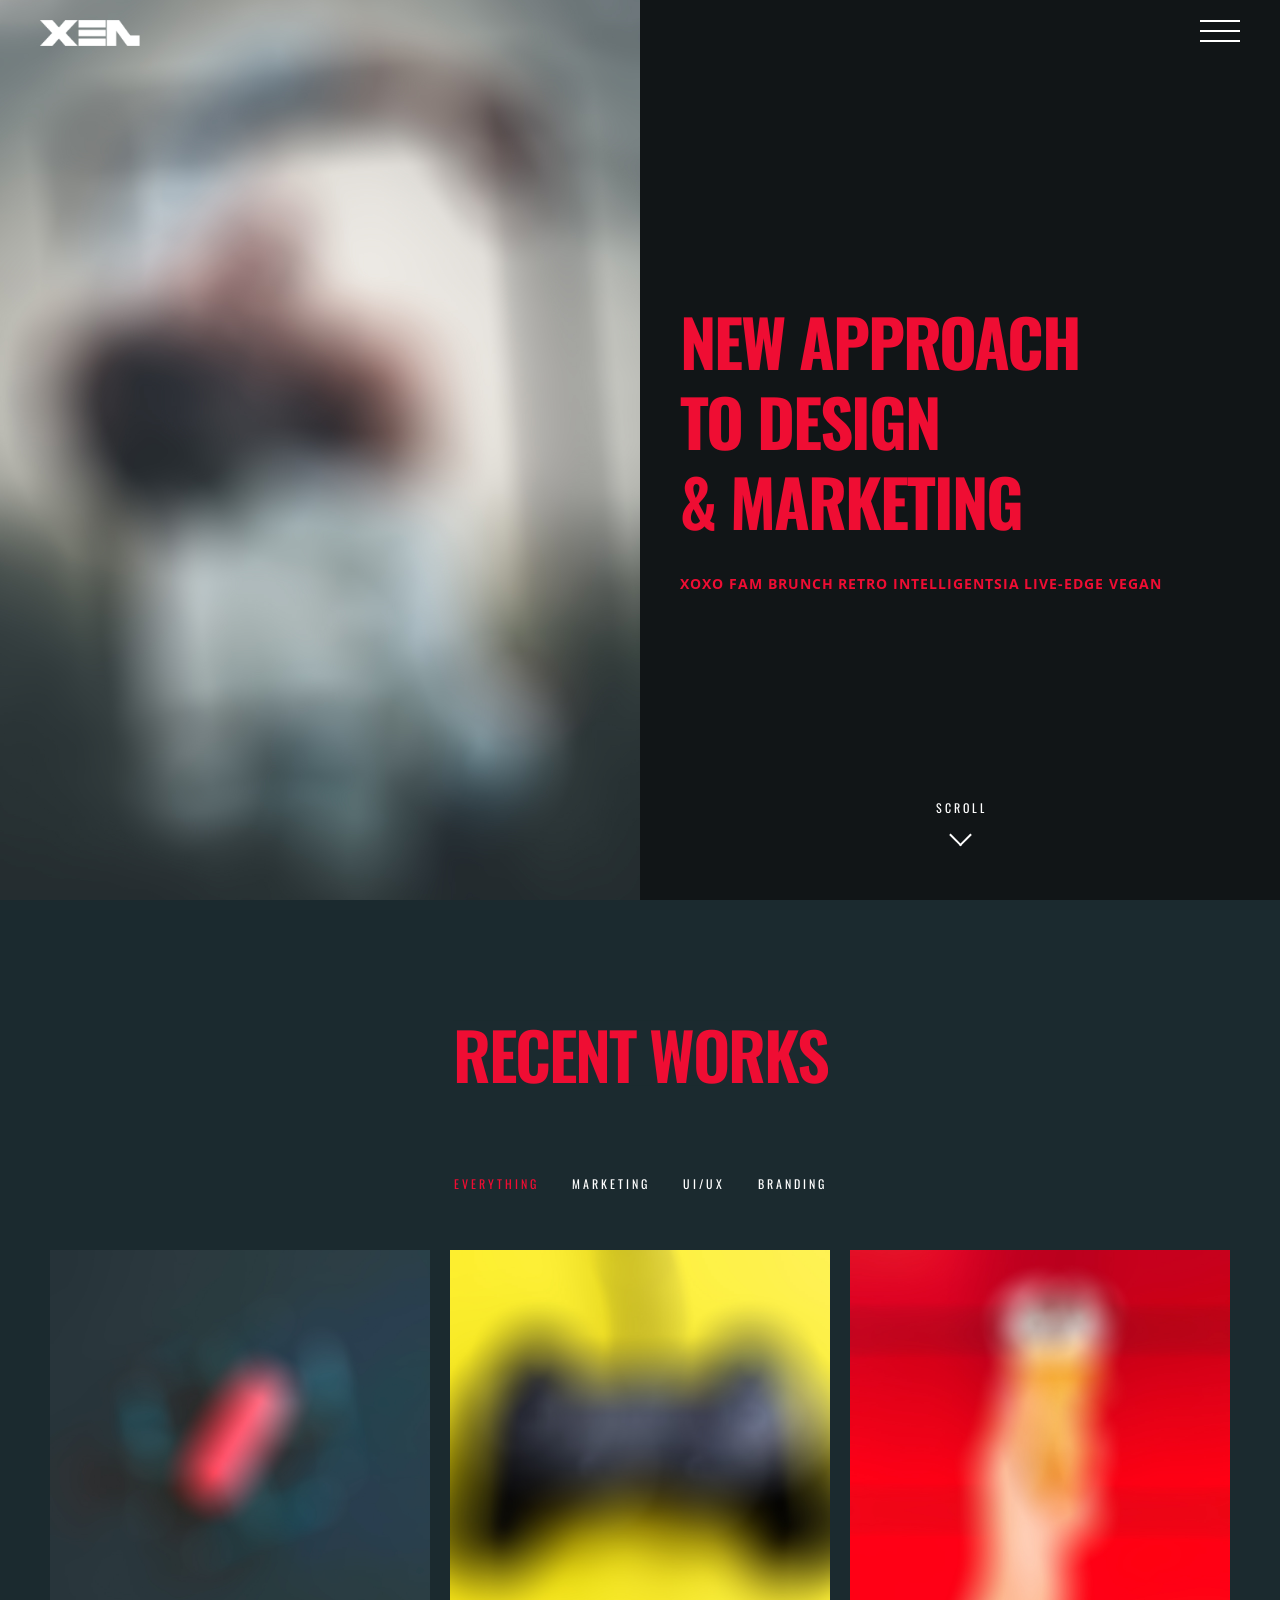
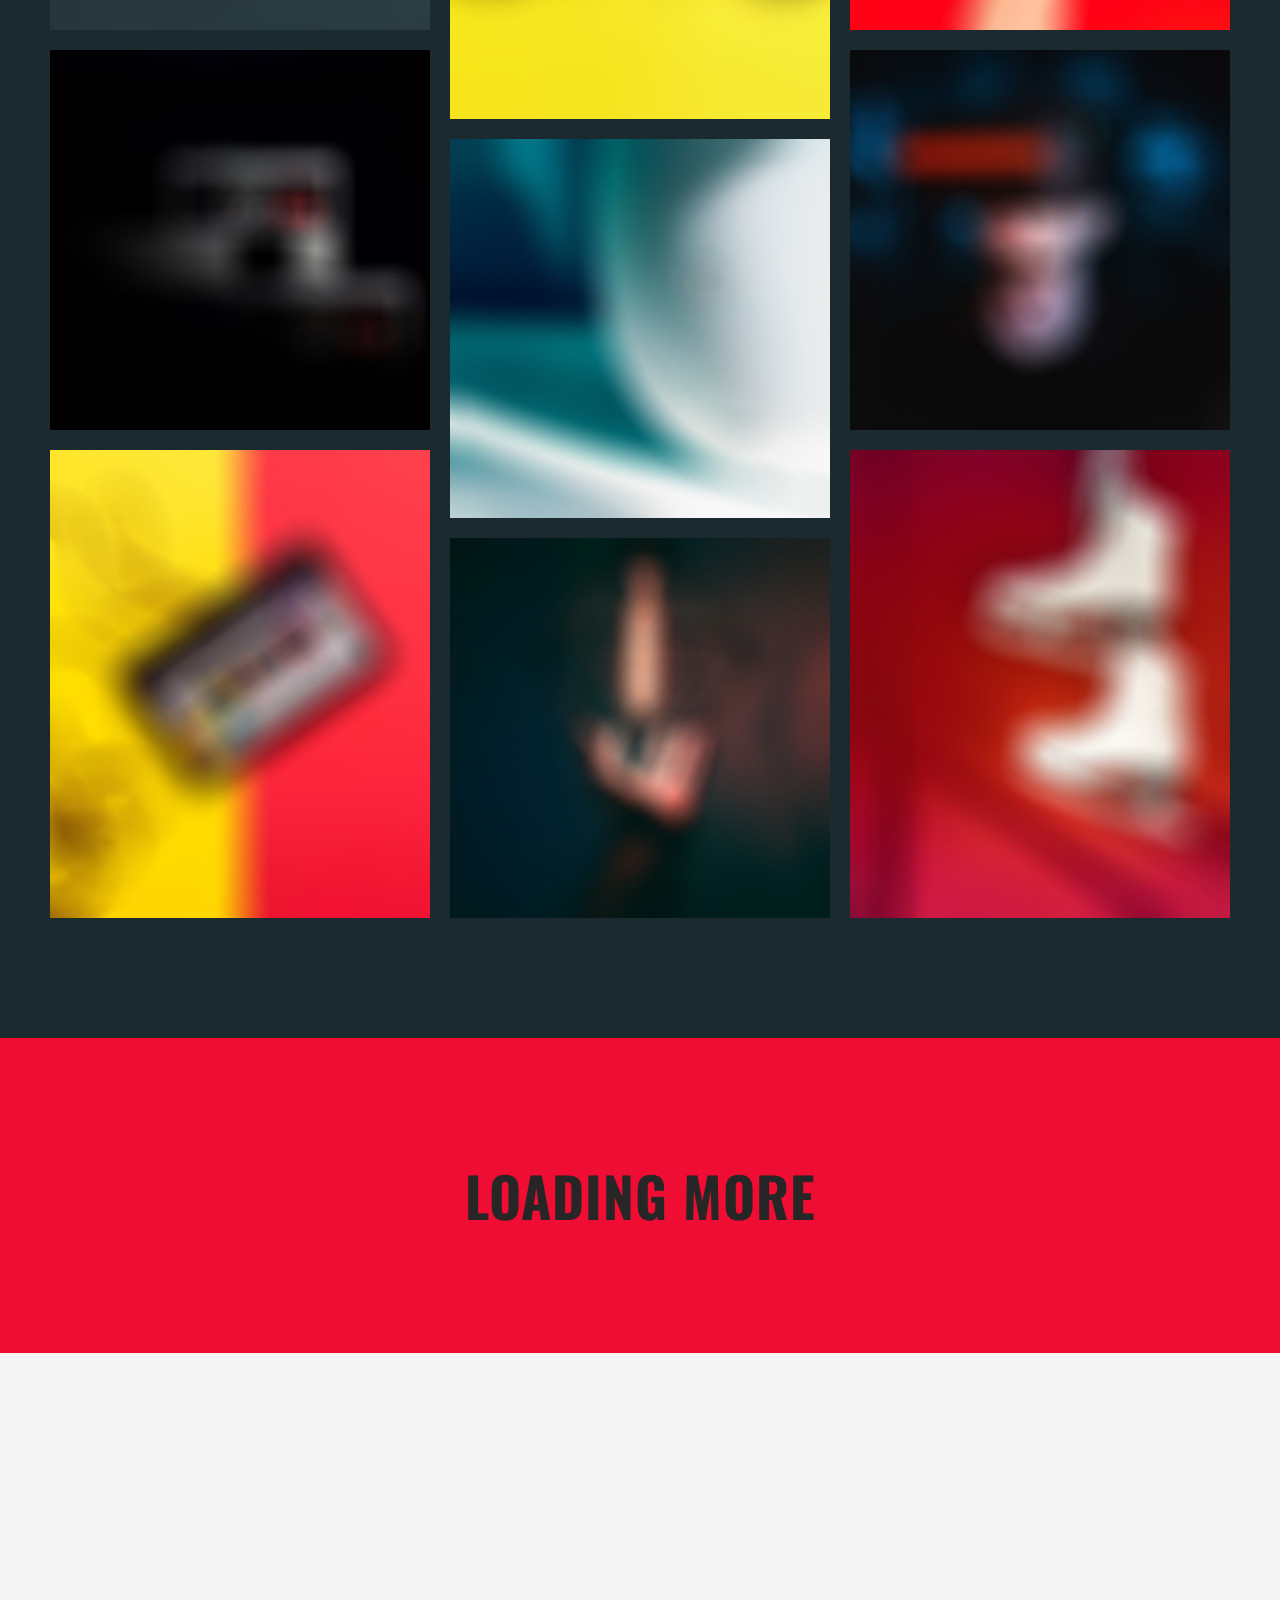
<file: XEN/portfolio_filter.html>
<!DOCTYPE html>
<html lang="en">
    <head>
        <meta charset="utf-8">
        <meta name="viewport" content="width=device-width, initial-scale=1">

        <title>XEN</title>

		<!-- fonts -->
		<link href="https://fonts.googleapis.com/css?family=Open+Sans:300,400,500,600,700%7COswald:300,400,500,600,700" rel="stylesheet" type="text/css">
		
		<!-- styles -->	
        <link href="assets/css/plugins.css" rel="stylesheet" type="text/css">
        <link href="assets/css/style.css" rel="stylesheet" type="text/css">
	</head>
	<body class="loader">
		<!-- loading start -->
		<div class="loading">
		    <img class="logo-loading" src="assets/images/logo/logo-loader.png" alt="logo">
	    </div><!-- loading end -->
	    
		<!-- pointer start -->
		<div class="pointer" id="pointer">
			<i class="fas fa-long-arrow-alt-right"></i>
			<i class="fas fa-search"></i>
			<i class="fas fa-link"></i>
		</div><!-- pointer end -->
		
		<!-- to-top-btn start -->
		<a class="to-top-btn pointer-small" href="#up">
			  <span class="to-top-arrow"></span>		    
		</a><!-- to-top-btn end -->
	    
	    <!-- header start -->
	    <header class="fixed-header">
		    <!-- header-flex-box start -->
			<div class="header-flex-box">
			    <!-- logo start -->
				<a href="index.html" class="logo pointer-large animsition-link">
					<div class="logo-img-box">
				        <img class="logo-white" src="assets/images/logo/logo-white.png" alt="logo">
				        <img class="logo-black" src="assets/images/logo/logo-black.png" alt="logo">
			        </div>
		        </a><!-- logo end -->
		        
				<!-- menu-open start -->	
				<div class="menu-open pointer-large">
					<span class="hamburger"></span>
				</div><!-- menu-open end -->
		    </div><!-- header-flex-box end -->
		</header><!-- header end -->
		
		<!-- nav-container start -->	
		<nav class="nav-container dark-bg-1">
			<!-- nav-logo start -->
			<div class="nav-logo">
				<img src="assets/images/logo/logo-white.png" alt="logo">
			</div><!-- nav-logo end -->
			
			<!-- menu-close -->
			<div class="menu-close pointer-large"></div>
			
			<!-- dropdown-close-box start -->
			<div class="dropdown-close-box">
				<div class="dropdown-close pointer-large">
					<span></span>
				</div>
			</div><!-- dropdown-close-box end -->
			
			<!-- nav-menu start -->
			<ul class="nav-menu dark-bg-1">
				<!-- nav-box start -->
				<li class="nav-box nav-bg-change dropdown-open">
					<a class="pointer-large nav-link">
						<span class="nav-btn" data-text="Home">Home</span>
					</a>
					
					<!-- dropdown start -->
					<ul class="dropdown">
						<li class="nav-box">
							<a href="index.html" class="animsition-link pointer-large">
								<span class="nav-btn" data-text="Slider Home">Slider Home</span>
							</a>
						</li>
						<li class="nav-box">
							<a href="video_home.html" class="animsition-link pointer-large">
								<span class="nav-btn" data-text="Video Bg">Video Bg</span>
							</a>
						</li>
						<li class="nav-box">
							<a href="home_fullscreen.html" class="animsition-link pointer-large">
								<span class="nav-btn" data-text="Fullscreen Bg">Fullscreen Bg</span>
							</a>
						</li>
						<li class="nav-box">
							<a href="home_particles.html" class="animsition-link pointer-large">
								<span class="nav-btn" data-text="Particles">Particles</span>
							</a>
						</li>
						<li class="nav-box">
							<a href="home_typewriter.html" class="animsition-link pointer-large">
								<span class="nav-btn" data-text="Typewriter">Typewriter</span>
							</a>
						</li>
					</ul><!-- dropdown end -->
					
					<div class="nav-bg" style="background-image: url(assets/images/backgrounds/pexels-photo-1806031.jpeg);"></div>
				</li><!-- nav-box end -->
				<!-- nav-box start -->
				<li class="nav-box nav-bg-change">
					<a href="about.html" class="animsition-link pointer-large nav-link">
						<span class="nav-btn" data-text="About">About</span>
					</a>
					<div class="nav-bg" style="background-image: url(assets/images/backgrounds/adolescent-adult-diversity-1034361.jpg);"></div>
				</li><!-- nav-box end -->
				<!-- nav-box start -->
				<li class="nav-box nav-bg-change">
					<a href="services.html" class="animsition-link pointer-large nav-link">
						<span class="nav-btn" data-text="Services">Services</span>
					</a>
					<div class="nav-bg" style="background-image: url(assets/images/backgrounds/bald-casual-facial-hair-1708528.jpg);"></div>
				</li><!-- nav-box end -->
				<!-- nav-box start -->
				<li class="nav-box nav-bg-change active dropdown-open">
					<a class="pointer-large nav-link">
						<span class="nav-btn active" data-text="Portfolio">Portfolio</span>
					</a>
					
					<!-- dropdown start -->
					<ul class="dropdown">
						<li class="nav-box">
							<a href="portfolio.html" class="animsition-link pointer-large">
								<span class="nav-btn" data-text="Standard">Standard</span>
							</a>
						</li>
						<li class="nav-box">
							<a href="portfolio_full_screen.html" class="animsition-link pointer-large">
								<span class="nav-btn" data-text="FullScreen">FullScreen</span>
							</a>
						</li>
						<li class="nav-box">
							<a href="portfolio_slider.html" class="animsition-link pointer-large">
								<span class="nav-btn" data-text="Slider 1">Slider 1</span>
							</a>
						</li>
						<li class="nav-box">
							<a href="portfolio_columns_slider.html" class="animsition-link pointer-large">
								<span class="nav-btn" data-text="Slider 2">Slider 2</span>
							</a>
						</li>
						<li class="nav-box">
							<a href="portfolio_filter.html" class="animsition-link pointer-large">
								<span class="nav-btn active" data-text="Filter">Filter</span>
							</a>
						</li>
						<li class="nav-box">
							<a href="project.html" class="animsition-link pointer-large">
								<span class="nav-btn" data-text="Single project">Single project</span>
							</a>
						</li>
					</ul><!-- dropdown end -->
					
					<div class="nav-bg" style="background-image: url(assets/images/backgrounds/art-artistic-artsy-1988681.jpg);"></div>
				</li><!-- nav-box end -->
				<!-- nav-box start -->
				<li class="nav-box nav-bg-change dropdown-open">
					<a class="pointer-large nav-link">
						<span class="nav-btn" data-text="Blog">Blog</span>
					</a>
					
					<!-- dropdown start -->
					<ul class="dropdown">
						<li class="nav-box">
							<a href="blog.html" class="animsition-link pointer-large">
								<span class="nav-btn" data-text="Blog">Blog</span>
							</a>
						</li>
						<li class="nav-box">
							<a href="single_post.html" class="animsition-link pointer-large">
								<span class="nav-btn" data-text="Single post">Single post</span>
							</a>
						</li>
					</ul><!-- dropdown end -->
					
					<div class="nav-bg" style="background-image: url(assets/images/backgrounds/beautiful-black-close-up-1689731.jpg);"></div>
				</li><!-- nav-box end -->
				<!-- nav-box start -->
				<li class="nav-box nav-bg-change">
					<a href="contact.html" class="animsition-link pointer-large nav-link">
						<span class="nav-btn" data-text="Contact">Contact</span>
					</a>
					<div class="nav-bg" style="background-image: url(assets/images/backgrounds/double-exposure-2390185_1920.jpg);"></div>
				</li><!-- nav-box end -->
			</ul><!-- nav-menu end -->
		</nav><!-- nav-container end -->
	    
		<!-- animsition-overlay start -->
		<main class="animsition-overlay" data-animsition-overlay="true">
			<!-- page-head start -->
			<section id="up" class="page-head flex-min-height-box dark-bg-1">
				<!-- page-head-bg -->
				<div class="page-head-bg overlay-loading2" style="background-image: url(assets/images/backgrounds/closed-eyes-concept-fashion-2035871.jpg);"></div>
				
				<!-- flex-min-height-inner start -->
	  			<div class="flex-min-height-inner">
		  			<!-- flex-container start -->
		  			<div class="container top-bottom-padding-120 flex-container response-999">
			  			<!-- column start -->
			  			<div class="six-columns six-offset">
				  			<div class="content-left-margin-40">
				  				<h2 class="large-title-bold">
									<span class="load-title-fill tr-delay03" data-text="new approach">new approach</span><br>
									<span class="load-title-fill tr-delay04" data-text="to design">to design</span><br>
									<span class="load-title-fill tr-delay05" data-text="& marketing">& marketing</span>
								</h2>
								<p class="p-style-bold-up text-height-20 d-flex-wrap">
									<span class="load-title-fill tr-delay08" data-text="XOXO fam brunch">XOXO fam brunch</span>
									<span class="load-title-fill tr-delay09" data-text="retro intelligentsia">retro intelligentsia</span>
									<span class="load-title-fill tr-delay10" data-text="live-edge vegan">live-edge vegan</span>
								</p>
				  			</div>
			  			</div><!-- column end -->
		  			</div><!-- flex-container end -->
	  			</div><!-- flex-min-height-inner end -->
	  			
	  			<!-- scroll-btn start -->
				<a href="#down" class="scroll-btn pointer-large">
					<div class="scroll-arrow-box">
						<span class="scroll-arrow"></span>
					</div>
					<div class="scroll-btn-flip-box">
						<span class="scroll-btn-flip" data-text="Scroll">Scroll</span>
					</div>
				 </a><!-- scroll-btn end -->
			</section><!-- page-head end -->
			
			<!-- dark-bg-2 start -->
			<section id="down" class="dark-bg-2 top-bottom-padding-120">
				<!-- container start -->
				<div class="container">					
					<div class="text-center">
						<h2 class="large-title text-height-10 title-fill" data-animation="title-fill-anim" data-text="Recent Works">Recent Works</h2><br>
					</div>

					<!-- filter-buttons start -->
					<div class="filter-buttons top-padding-90">
						<button class="filter-button-box pointer-small active" data-filter="*">
							<span class="filter-button-flip" data-text="Everything">Everything</span>
						</button>
						<button class="filter-button-box pointer-small" data-filter=".marketing">
							<span class="filter-button-flip" data-text="Marketing">Marketing</span>
						</button>
						<button class="filter-button-box pointer-small" data-filter=".uiux">
							<span class="filter-button-flip" data-text="UI/UX">UI/UX</span>
						</button>
						<button class="filter-button-box pointer-small" data-filter=".branding">
							<span class="filter-button-flip" data-text="Branding">Branding</span>
						</button>
					</div>
					<!-- filter-buttons end -->
					
					<!-- works start -->				
                    <div class="works">
	                    <!-- grid-item start -->
						<a href="project.html" class="animsition-link grid-item uiux">
                            <div class="work_item pointer-large hover-box hidden-box">
                                <img class="hover-img" src="assets/images/projects/grid/1.jpg" alt="">
                                <div class="works-content">
                    	            <span class="small-title-oswald red-color work-title-overlay">uiux design</span>
									<h3 class="title-style text-color-4">
										<span class="work-title-overlay work-title-delay01">Bushwick selfies</span><br>
										<span class="work-title-overlay work-title-delay02">pork belly lyft</span><br>
										<span class="work-title-overlay work-title-delay03">brooklyn messeng</span>
									</h3>
                                </div>
                            </div>
                        </a><!-- grid-item end -->
                        <!-- grid-item start -->
                        <a href="project.html" class="animsition-link grid-item branding">
                            <div class="work_item pointer-large hover-box hidden-box">
                                <img class="hover-img" src="assets/images/projects/grid/2.jpg" alt="">
                                <div class="works-content">
                    	            <span class="small-title-oswald red-color work-title-overlay">branding</span>
									<h3 class="title-style text-color-4">
										<span class="work-title-overlay work-title-delay01">tumeric tumblr</span><br>
										<span class="work-title-overlay work-title-delay02">gluten-free</span><br>
										<span class="work-title-overlay work-title-delay03">Man bun small</span>
									</h3>
                                </div>
                            </div>
                        </a><!-- grid-item end -->
                        <!-- grid-item start -->
                        <a href="project.html" class="animsition-link grid-item marketing">
                            <div class="work_item pointer-large hover-box hidden-box">
                                <img class="hover-img" src="assets/images/projects/grid/3.jpg" alt="">
                                <div class="works-content">
                    	            <span class="small-title-oswald red-color work-title-overlay">marketing</span>
									<h3 class="title-style text-color-4">
										<span class="work-title-overlay work-title-delay01">batch kombucha</span><br>
										<span class="work-title-overlay work-title-delay02">subway tile</span><br>
										<span class="work-title-overlay work-title-delay03">salvia brooklyn</span>
									</h3>
                                </div>
                            </div>
                        </a><!-- grid-item end -->
                        <!-- grid-item start -->
                        <a href="project.html" class="animsition-link grid-item branding">
                            <div class="work_item pointer-large hover-box hidden-box">
                                <img class="hover-img" src="assets/images/projects/grid/4.jpg" alt="">
                                <div class="works-content">
                    	            <span class="small-title-oswald red-color work-title-overlay">branding</span>
									<h3 class="title-style text-color-4">
										<span class="work-title-overlay work-title-delay01">organic activated</span><br>
										<span class="work-title-overlay work-title-delay02">charcoal vape</span><br>
										<span class="work-title-overlay work-title-delay03">viral ennui</span>
									</h3>
                                </div>
                            </div>
                        </a><!-- grid-item end -->
                        <!-- grid-item start -->
                        <a href="project.html" class="animsition-link grid-item marketing">
                            <div class="work_item pointer-large hover-box hidden-box">
                                <img class="hover-img" src="assets/images/projects/grid/5.jpg" alt="">
                                
                                <div class="works-content">
                    	            <span class="small-title-oswald red-color work-title-overlay">marketing</span>
									<h3 class="title-style text-color-4">
										<span class="work-title-overlay work-title-delay01">Bushwick selfies</span><br>
										<span class="work-title-overlay work-title-delay02">pork belly lyft</span><br>
										<span class="work-title-overlay work-title-delay03">brooklyn messeng</span>
									</h3>
                                </div>
                            </div>
                        </a><!-- grid-item end -->
                        <!-- grid-item start -->
                        <a href="project.html" class="animsition-link grid-item uiux">
                            <div class="work_item pointer-large hover-box hidden-box">
                                <img class="hover-img" src="assets/images/projects/grid/6.jpg" alt="">

                                <div class="works-content">
                    	            <span class="small-title-oswald red-color work-title-overlay">uiux design</span>
									<h3 class="title-style text-color-4">
										<span class="work-title-overlay work-title-delay01">tumeric tumblr</span><br>
										<span class="work-title-overlay work-title-delay02">gluten-free</span><br>
										<span class="work-title-overlay work-title-delay03">Man bun small</span>
									</h3>
                                </div>
                            </div>
                        </a><!-- grid-item end -->
                        <!-- grid-item start -->
                        <a href="project.html" class="animsition-link grid-item marketing">
                            <div class="work_item pointer-large hover-box hidden-box">
                                <img class="hover-img" src="assets/images/projects/grid/7.jpg" alt="">
                                <div class="works-content">
                    	            <span class="small-title-oswald red-color work-title-overlay">marketing</span>
									<h3 class="title-style text-color-4">
										<span class="work-title-overlay work-title-delay01">batch kombucha</span><br>
										<span class="work-title-overlay work-title-delay02">subway tile</span><br>
										<span class="work-title-overlay work-title-delay03">salvia brooklyn</span>
									</h3>
                                </div>
                            </div>
                        </a><!-- grid-item end -->
                        <!-- grid-item start -->
                        <a href="project.html" class="animsition-link grid-item uiux">
                            <div class="work_item pointer-large hover-box hidden-box">
                                <img class="hover-img" src="assets/images/projects/grid/8.jpg" alt=""> 
                                <div class="works-content">
                    	            <span class="small-title-oswald red-color work-title-overlay">uiux design</span>
									<h3 class="title-style text-color-4">
										<span class="work-title-overlay work-title-delay01">organic activated</span><br>
										<span class="work-title-overlay work-title-delay02">charcoal vape</span><br>
										<span class="work-title-overlay work-title-delay03">viral ennui</span>
									</h3>
                                </div>
                            </div>
                        </a><!-- grid-item end -->
                        <!-- grid-item start -->
                        <a href="project.html" class="animsition-link grid-item uiux">
                            <div class="work_item pointer-large hover-box hidden-box">
                                <img class="hover-img" src="assets/images/projects/grid/9.jpg" alt="">
                                <div class="works-content">
                    	            <span class="small-title-oswald red-color work-title-overlay">uiux design</span>
									<h3 class="title-style text-color-4">
										<span class="work-title-overlay work-title-delay01">Bushwick selfies</span><br>
										<span class="work-title-overlay work-title-delay02">pork belly lyft</span><br>
										<span class="work-title-overlay work-title-delay03">brooklyn messeng</span>
									</h3>
                                </div>
                            </div>
                        </a><!-- grid-item end -->
                    </div><!-- works end -->	
                </div><!-- container end -->       
			</section><!-- dark-bg-2 end -->
			
			<div class="text-center top-bottom-padding-120 red-bg" data-midnight="black">	
				<a href="#" class="pointer-large overlay-btn-box">
					<span class="overlay-btn" data-text="loading more">loading more</span>
				</a>
			</div>
		</main><!-- animsition-overlay end -->
		
		<!-- footer start -->
		<footer class="footer dark-bg-1">
			<!-- flex-container start -->
			<div class="flex-container container top-bottom-padding-90">
				<!-- column start -->
				<div class="two-columns bottom-padding-60">
					<div class="content-right-margin-10 footer-center-mobile">
						<img class="footer-logo" src="assets/images/logo/logo-white.png" alt="logo">
					</div>
				</div><!-- column end -->
				<!-- column start -->
				<div class="three-columns bottom-padding-60">
					<div class="content-left-right-margin-10">
						<ul class="footer-menu text-color-4">
							<li><a class="pointer-large animsition-link small-title-oswald hover-color" href="index.html">Home</a></li>
							<li><a class="pointer-large animsition-link small-title-oswald hover-color" href="about.html">About</a></li>
							<li><a class="pointer-large animsition-link small-title-oswald hover-color" href="services.html">Services</a></li>
							<li><a class="pointer-large animsition-link small-title-oswald hover-color" href="portfolio.html">Portfolio</a></li>
							<li><a class="pointer-large animsition-link small-title-oswald hover-color" href="blog.html">Blog</a></li>
							<li><a class="pointer-large animsition-link small-title-oswald hover-color" href="contact.html">Contact</a></li>
						</ul>
					</div>
				</div><!-- column end -->
				<!-- column start -->
				<div class="four-columns bottom-padding-60">
					<div class="content-left-right-margin-10 footer-center-mobile">
						<ul class="footer-information text-color-4">
							<li><i class="far fa-envelope"></i><a href="#" class="xsmall-title-oswald">email@xen_agency.com</a></li>
							<li><i class="fas fa-mobile-alt"></i><a href="#" class="xsmall-title-oswald">+23 8 8532 7834</a></li>
							<li><i class="fas fa-map-marker-alt"></i><a href="#" class="xsmall-title-oswald text-height-17">PO Box 223158 Oliver Street<br><span>East Victoria 2006 UK</span></a></li>
						</ul>
					</div>
				</div><!-- column end -->
				<!-- column start -->
				<div class="three-columns bottom-padding-60">
					<div class="content-left-margin-10">
						<ul class="footer-social">
							<li>
								<div class="flip-btn-box">
									<a href="#" class="flip-btn pointer-small" data-text="Instagram">Instagram</a>
								</div>
							</li>
							<li>
								<div class="flip-btn-box">
									<a href="#" class="flip-btn pointer-small" data-text="Facebook">Facebook</a>
								</div>
							</li>
							<li>
								<div class="flip-btn-box">
									<a href="#" class="flip-btn pointer-small" data-text="Spotify">Spotify</a>
								</div>
							</li>
							<li>
								<div class="flip-btn-box">
									<a href="#" class="flip-btn pointer-small" data-text="Vimeo">Vimeo</a>
								</div>
							</li>
							<li>
								<div class="flip-btn-box">
									<a href="#" class="flip-btn pointer-small" data-text="Behance">Behance</a>
								</div>
							</li>
						</ul>
					</div>
				</div><!-- column end -->
				<!-- column start -->
				<div class="twelve-columns">
					<p class="p-letter-style text-color-4 footer-copyright">&copy; Copyright 2019 XEN. Theme by <a href="#">Jinna Gik</a></p>
				</div><!-- column end -->
			</div><!-- flex-container end -->
		</footer><!-- footer end -->
		
		<!-- scripts --> 
        <script src="assets/js/plugins.js"></script> 
        <script src="assets/js/main.js"></script>
	</body>
</html>
</file>
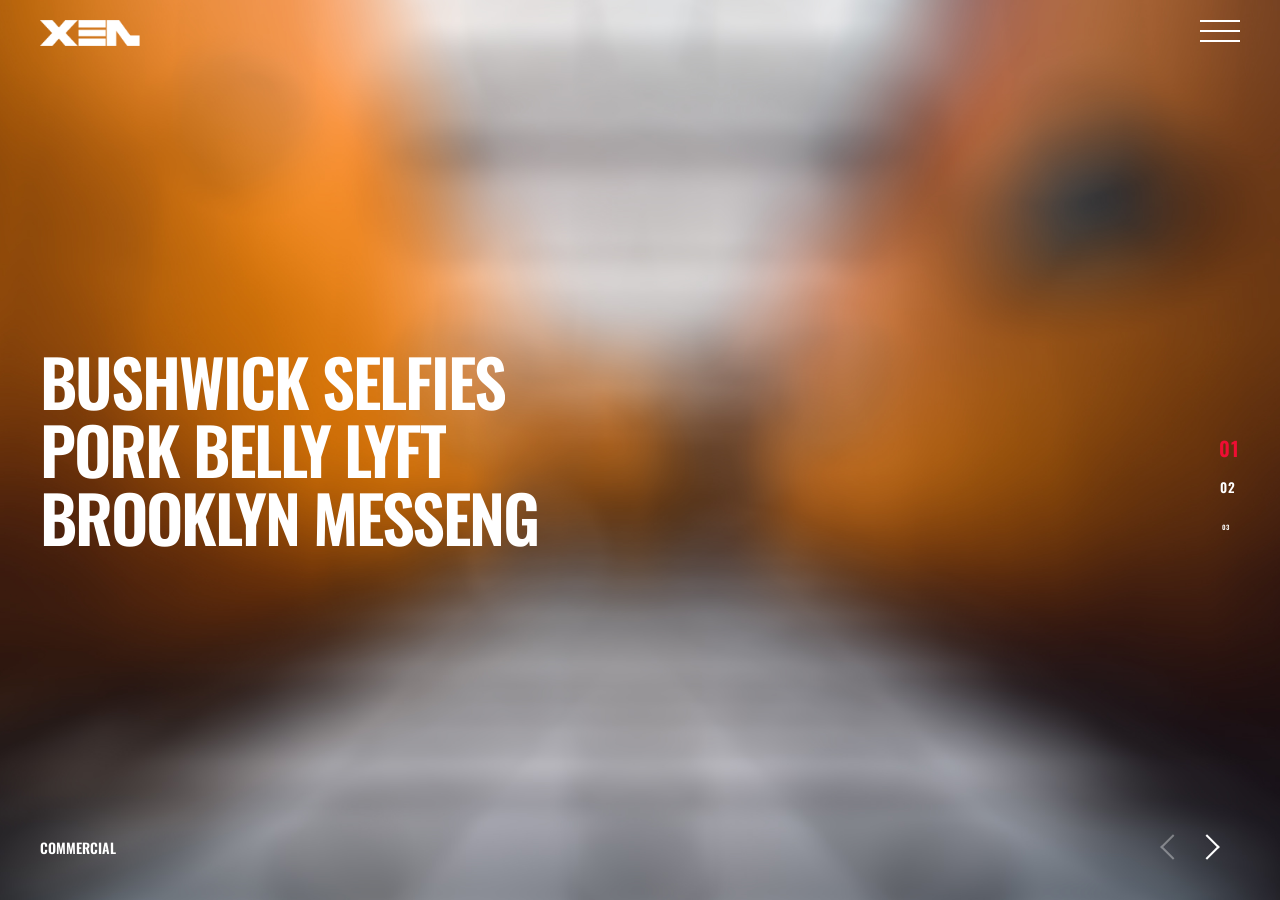
<file: XEN/portfolio_full_screen.html>
<!DOCTYPE html>
<html lang="en">
    <head>
        <meta charset="utf-8">
        <meta name="viewport" content="width=device-width, initial-scale=1">

        <title>XEN</title>

		<!-- fonts -->
		<link href="https://fonts.googleapis.com/css?family=Open+Sans:300,400,500,600,700%7COswald:300,400,500,600,700" rel="stylesheet" type="text/css">
		
		<!-- styles -->	
        <link href="assets/css/plugins.css" rel="stylesheet" type="text/css">
        <link href="assets/css/style.css" rel="stylesheet" type="text/css">
	</head>
	<body class="loader">
		<!-- loading start -->
		<div class="loading">
		    <img class="logo-loading" src="assets/images/logo/logo-loader.png" alt="logo">
	    </div><!-- loading end -->
	    
		<!-- pointer start -->
		<div class="pointer" id="pointer">
			<i class="fas fa-long-arrow-alt-right"></i>
			<i class="fas fa-search"></i>
			<i class="fas fa-link"></i>
		</div><!-- pointer end -->
	    
	    <!-- header start -->
	    <header class="fixed-header">
		    <!-- header-flex-box start -->
			<div class="header-flex-box">
			    <!-- logo start -->
				<a href="index.html" class="logo pointer-large animsition-link">
					<div class="logo-img-box">
				        <img class="logo-white" src="assets/images/logo/logo-white.png" alt="logo">
				        <img class="logo-black" src="assets/images/logo/logo-black.png" alt="logo">
			        </div>
		        </a><!-- logo end -->
		        
				<!-- menu-open start -->	
				<div class="menu-open pointer-large">
					<span class="hamburger"></span>
				</div><!-- menu-open end -->
		    </div><!-- header-flex-box end -->
		</header><!-- header end -->
		
		<!-- nav-container start -->	
		<nav class="nav-container dark-bg-1">
			<!-- nav-logo start -->
			<div class="nav-logo">
				<img src="assets/images/logo/logo-white.png" alt="logo">
			</div><!-- nav-logo end -->
			
			<!-- menu-close -->
			<div class="menu-close pointer-large"></div>
			
			<!-- dropdown-close-box start -->
			<div class="dropdown-close-box">
				<div class="dropdown-close pointer-large">
					<span></span>
				</div>
			</div><!-- dropdown-close-box end -->
			
			<!-- nav-menu start -->
			<ul class="nav-menu dark-bg-1">
				<!-- nav-box start -->
				<li class="nav-box nav-bg-change dropdown-open">
					<a class="pointer-large nav-link">
						<span class="nav-btn" data-text="Home">Home</span>
					</a>
					
					<!-- dropdown start -->
					<ul class="dropdown">
						<li class="nav-box">
							<a href="index.html" class="animsition-link pointer-large">
								<span class="nav-btn" data-text="Slider Home">Slider Home</span>
							</a>
						</li>
						<li class="nav-box">
							<a href="video_home.html" class="animsition-link pointer-large">
								<span class="nav-btn" data-text="Video Bg">Video Bg</span>
							</a>
						</li>
						<li class="nav-box">
							<a href="home_fullscreen.html" class="animsition-link pointer-large">
								<span class="nav-btn" data-text="Fullscreen Bg">Fullscreen Bg</span>
							</a>
						</li>
						<li class="nav-box">
							<a href="home_particles.html" class="animsition-link pointer-large">
								<span class="nav-btn" data-text="Particles">Particles</span>
							</a>
						</li>
						<li class="nav-box">
							<a href="home_typewriter.html" class="animsition-link pointer-large">
								<span class="nav-btn" data-text="Typewriter">Typewriter</span>
							</a>
						</li>
					</ul><!-- dropdown end -->
					
					<div class="nav-bg" style="background-image: url(assets/images/backgrounds/pexels-photo-1806031.jpeg);"></div>
				</li><!-- nav-box end -->
				<!-- nav-box start -->
				<li class="nav-box nav-bg-change">
					<a href="about.html" class="animsition-link pointer-large nav-link">
						<span class="nav-btn" data-text="About">About</span>
					</a>
					<div class="nav-bg" style="background-image: url(assets/images/backgrounds/adolescent-adult-diversity-1034361.jpg);"></div>
				</li><!-- nav-box end -->
				<!-- nav-box start -->
				<li class="nav-box nav-bg-change">
					<a href="services.html" class="animsition-link pointer-large nav-link">
						<span class="nav-btn" data-text="Services">Services</span>
					</a>
					<div class="nav-bg" style="background-image: url(assets/images/backgrounds/bald-casual-facial-hair-1708528.jpg);"></div>
				</li><!-- nav-box end -->
				<!-- nav-box start -->
				<li class="nav-box nav-bg-change active dropdown-open">
					<a class="pointer-large nav-link">
						<span class="nav-btn active" data-text="Portfolio">Portfolio</span>
					</a>
					
					<!-- dropdown start -->
					<ul class="dropdown">
						<li class="nav-box">
							<a href="portfolio.html" class="animsition-link pointer-large">
								<span class="nav-btn" data-text="Standard">Standard</span>
							</a>
						</li>
						<li class="nav-box">
							<a href="portfolio_full_screen.html" class="animsition-link pointer-large">
								<span class="nav-btn active" data-text="FullScreen">FullScreen</span>
							</a>
						</li>
						<li class="nav-box">
							<a href="portfolio_slider.html" class="animsition-link pointer-large">
								<span class="nav-btn" data-text="Slider 1">Slider 1</span>
							</a>
						</li>
						<li class="nav-box">
							<a href="portfolio_columns_slider.html" class="animsition-link pointer-large">
								<span class="nav-btn" data-text="Slider 2">Slider 2</span>
							</a>
						</li>
						<li class="nav-box">
							<a href="portfolio_filter.html" class="animsition-link pointer-large">
								<span class="nav-btn" data-text="Filter">Filter</span>
							</a>
						</li>
						<li class="nav-box">
							<a href="project.html" class="animsition-link pointer-large">
								<span class="nav-btn" data-text="Single project">Single project</span>
							</a>
						</li>
					</ul><!-- dropdown end -->
					
					<div class="nav-bg" style="background-image: url(assets/images/backgrounds/art-artistic-artsy-1988681.jpg);"></div>
				</li><!-- nav-box end -->
				<!-- nav-box start -->
				<li class="nav-box nav-bg-change dropdown-open">
					<a class="pointer-large nav-link">
						<span class="nav-btn" data-text="Blog">Blog</span>
					</a>
					
					<!-- dropdown start -->
					<ul class="dropdown">
						<li class="nav-box">
							<a href="blog.html" class="animsition-link pointer-large">
								<span class="nav-btn" data-text="Blog">Blog</span>
							</a>
						</li>
						<li class="nav-box">
							<a href="single_post.html" class="animsition-link pointer-large">
								<span class="nav-btn" data-text="Single post">Single post</span>
							</a>
						</li>
					</ul><!-- dropdown end -->
					
					<div class="nav-bg" style="background-image: url(assets/images/backgrounds/beautiful-black-close-up-1689731.jpg);"></div>
				</li><!-- nav-box end -->
				<!-- nav-box start -->
				<li class="nav-box nav-bg-change">
					<a href="contact.html" class="animsition-link pointer-large nav-link">
						<span class="nav-btn" data-text="Contact">Contact</span>
					</a>
					<div class="nav-bg" style="background-image: url(assets/images/backgrounds/double-exposure-2390185_1920.jpg);"></div>
				</li><!-- nav-box end -->
			</ul><!-- nav-menu end -->
		</nav><!-- nav-container end -->
	    
		<!-- animsition-overlay start -->
		<main class="animsition-overlay" data-animsition-overlay="true">
			<!-- portfolio-slider start -->
			<div class="portfolio-slider">
				<!-- swiper-wrapper start -->
		      	<div class="swiper-wrapper">
			      	<!-- slide start -->
			        <div class="swiper-slide">
				        <div class="swiper-image" data-swiper-parallax-y="50%">
				            <div class="swiper-image-inner" style="background-image: url(assets/images/projects/full_screen_slider/abandoned-architecture-building-2096610.jpg);">
					            <div class="portfolio-slider-overlay-box">
					            	<span class="small-title-oswald text-color-4 portfolio-slider-overlay">Commercial</span>
					            </div>
								<div class="portfolio-slider-content container">
									<div>
										<h2 class="large-title text-color-4">
											<a class="pointer-large animsition-link" href="project.html">
												<span class="hidden-box d-block text-height-10">
													<span class="portfolio-slider-fade portfolio-slider-tr-01">Bushwick selfies</span>
												</span>
												<span class="hidden-box d-block text-height-10">
													<span class="portfolio-slider-fade portfolio-slider-tr-02">pork belly lyft</span>
												</span>
												<span class="hidden-box d-block text-height-10">
													<span class="portfolio-slider-fade portfolio-slider-tr-03">brooklyn messeng</span>
												</span>
											</a>
										</h2>
									</div>
								</div>
				            </div>
				        </div>
			        </div><!-- slide end -->
			        <!-- slide start -->
			        <div class="swiper-slide">
				        <div class="swiper-image" data-swiper-parallax-y="50%">
				            <div class="swiper-image-inner" style="background-image: url(assets/images/projects/full_screen_slider/beautiful-costume-mask-2058816.jpg);">
					            <div class="portfolio-slider-overlay-box">
					            	<span class="small-title-oswald text-color-4 portfolio-slider-overlay">Web design</span>
					            </div>
								<div class="portfolio-slider-content container">
									<div>
										<h2 class="large-title text-color-4">
											<a class="pointer-large animsition-link" href="project.html">
												<span class="hidden-box d-block text-height-10">
													<span class="portfolio-slider-fade portfolio-slider-tr-01">tumeric tumblr</span>
												</span>
												<span class="hidden-box d-block text-height-10">
													<span class="portfolio-slider-fade portfolio-slider-tr-02">gluten-free</span>
												</span>
												<span class="hidden-box d-block text-height-10">
													<span class="portfolio-slider-fade portfolio-slider-tr-03">Man bun small</span>
												</span>
											</a>
										</h2>
									</div>
								</div>
				            </div>
				        </div>
			        </div><!-- slide end -->
			        <!-- slide start -->
			        <div class="swiper-slide">
				        <div class="swiper-image" data-swiper-parallax-y="50%">
				            <div class="swiper-image-inner" style="background-image: url(assets/images/projects/full_screen_slider/chair-contemporary-cushions-1439965.jpg);">
					            <div class="portfolio-slider-overlay-box">
					            	<span class="small-title-oswald text-color-4 portfolio-slider-overlay">Graphic Design</span>
					            </div>
								<div class="portfolio-slider-content container">
									<div>
										<h2 class="large-title text-color-4">
											<a class="pointer-large animsition-link" href="project.html">
												<span class="hidden-box d-block text-height-10">
													<span class="portfolio-slider-fade portfolio-slider-tr-01">batch kombucha</span>
												</span>
												<span class="hidden-box d-block text-height-10">
													<span class="portfolio-slider-fade portfolio-slider-tr-02">subway tile</span>
												</span>
												<span class="hidden-box d-block text-height-10">
													<span class="portfolio-slider-fade portfolio-slider-tr-03">salvia brooklyn</span>
												</span>
											</a>
										</h2>
									</div>
								</div>
				            </div>
				        </div>
			        </div><!-- slide end -->
			        <!-- slide start -->
			        <div class="swiper-slide">
				        <div class="swiper-image" data-swiper-parallax-y="50%">
				            <div class="swiper-image-inner" style="background-image: url(assets/images/projects/full_screen_slider/classic-colouful-footwear-2044088.jpg);">
					            <div class="portfolio-slider-overlay-box">
					            	<span class="small-title-oswald text-color-4 portfolio-slider-overlay">Commercial</span>
					            </div>
								<div class="portfolio-slider-content container">
									<div>
										<h2 class="large-title text-color-4">
											<a class="pointer-large animsition-link" href="project.html">
												<span class="hidden-box d-block text-height-10">
													<span class="portfolio-slider-fade portfolio-slider-tr-01">organic activated</span>
												</span>
												<span class="hidden-box d-block text-height-10">
													<span class="portfolio-slider-fade portfolio-slider-tr-02">charcoal vape</span>
												</span>
												<span class="hidden-box d-block text-height-10">
													<span class="portfolio-slider-fade portfolio-slider-tr-03">viral ennui</span>
												</span>
											</a>
										</h2>
									</div>
								</div>
				            </div>
				        </div>
			        </div><!-- slide end -->
			        <!-- slide start -->
			        <div class="swiper-slide">
				        <div class="swiper-image" data-swiper-parallax-y="50%">
				            <div class="swiper-image-inner" style="background-image: url(assets/images/projects/full_screen_slider/architecture-building-low-angle-shot-2075059.jpg);">
					            <div class="portfolio-slider-overlay-box">
					            	<span class="small-title-oswald text-color-4 portfolio-slider-overlay">Branding</span>
					            </div>
								<div class="portfolio-slider-content container">
									<div>
										<h2 class="large-title text-color-4">
											<a class="pointer-large animsition-link" href="project.html">
												<span class="hidden-box d-block text-height-10">
													<span class="portfolio-slider-fade portfolio-slider-tr-01">Bushwick selfies</span>
												</span>
												<span class="hidden-box d-block text-height-10">
													<span class="portfolio-slider-fade portfolio-slider-tr-02">pork belly lyft</span>
												</span>
												<span class="hidden-box d-block text-height-10">
													<span class="portfolio-slider-fade portfolio-slider-tr-03">brooklyn messeng</span>
												</span>
											</a>
										</h2>
									</div>
								</div>
				            </div>
				        </div>
			        </div><!-- slide end -->
			        <!-- slide start -->
			        <div class="swiper-slide">
				        <div class="swiper-image" data-swiper-parallax-y="50%">
				            <div class="swiper-image-inner" style="background-image: url(assets/images/projects/full_screen_slider/action-balance-jumping-2020157.jpg);">
					            <div class="portfolio-slider-overlay-box">
					            	<span class="small-title-oswald text-color-4 portfolio-slider-overlay">Web design</span>
					            </div>
								<div class="portfolio-slider-content container">
									<div>
										<h2 class="large-title text-color-4">
											<a class="pointer-large animsition-link" href="project.html">
												<span class="hidden-box d-block text-height-10">
													<span class="portfolio-slider-fade portfolio-slider-tr-01">tumeric tumblr</span>
												</span>
												<span class="hidden-box d-block text-height-10">
													<span class="portfolio-slider-fade portfolio-slider-tr-02">gluten-free</span>
												</span>
												<span class="hidden-box d-block text-height-10">
													<span class="portfolio-slider-fade portfolio-slider-tr-03">Man bun small</span>
												</span>
											</a>
										</h2>
									</div>
								</div>
				            </div>
				        </div>
			        </div><!-- slide end -->
			        <!-- slide start -->
			        <div class="swiper-slide">
				        <div class="swiper-image" data-swiper-parallax-y="50%">
				            <div class="swiper-image-inner" style="background-image: url(assets/images/projects/full_screen_slider/art-artwork-black-1893536.jpg);">
					            <div class="portfolio-slider-overlay-box">
					            	<span class="small-title-oswald text-color-4 portfolio-slider-overlay">Graphic Design</span>
					            </div>
								<div class="portfolio-slider-content container">
									<div>
										<h2 class="large-title text-color-4">
											<a class="pointer-large animsition-link" href="project.html">
												<span class="hidden-box d-block text-height-10">
													<span class="portfolio-slider-fade portfolio-slider-tr-01">batch kombucha</span>
												</span>
												<span class="hidden-box d-block text-height-10">
													<span class="portfolio-slider-fade portfolio-slider-tr-02">subway tile</span>
												</span>
												<span class="hidden-box d-block text-height-10">
													<span class="portfolio-slider-fade portfolio-slider-tr-03">salvia brooklyn</span>
												</span>
											</a>
										</h2>
									</div>
								</div>
				            </div>
				        </div>
			        </div><!-- slide end -->
			        <!-- slide start -->
			        <div class="swiper-slide">
				        <div class="swiper-image" data-swiper-parallax-y="50%">
				            <div class="swiper-image-inner" style="background-image: url(assets/images/projects/full_screen_slider/action-adult-daylight-683241.jpg);">
					            <div class="portfolio-slider-overlay-box">
					            	<span class="small-title-oswald text-color-4 portfolio-slider-overlay">Branding</span>
					            </div>
								<div class="portfolio-slider-content container">
									<div>
										<h2 class="large-title text-color-4">
											<a class="pointer-large animsition-link" href="project.html">
												<span class="hidden-box d-block text-height-10">
													<span class="portfolio-slider-fade portfolio-slider-tr-01">organic activated</span>
												</span>
												<span class="hidden-box d-block text-height-10">
													<span class="portfolio-slider-fade portfolio-slider-tr-02">charcoal vape</span>
												</span>
												<span class="hidden-box d-block text-height-10">
													<span class="portfolio-slider-fade portfolio-slider-tr-03">viral ennui</span>
												</span>
											</a>
										</h2>
									</div>
								</div>
				            </div>
				        </div>
			        </div><!-- slide end -->
			        <!-- slide start -->
			        <div class="swiper-slide">
				        <div class="swiper-image" data-swiper-parallax-y="50%">
				            <div class="swiper-image-inner" style="background-image: url(assets/images/projects/full_screen_slider/art-black-background-bone-1918290.jpg);">
					            <div class="portfolio-slider-overlay-box">
					            	<span class="small-title-oswald text-color-4 portfolio-slider-overlay">Commercial</span>
					            </div>
								<div class="portfolio-slider-content container">
									<div>
										
										<h2 class="large-title text-color-4">
											<a class="pointer-large animsition-link" href="project.html">
												<span class="hidden-box d-block text-height-10">
													<span class="portfolio-slider-fade portfolio-slider-tr-01">Bushwick selfies</span>
												</span>
												<span class="hidden-box d-block text-height-10">
													<span class="portfolio-slider-fade portfolio-slider-tr-02">pork belly lyft</span>
												</span>
												<span class="hidden-box d-block text-height-10">
													<span class="portfolio-slider-fade portfolio-slider-tr-03">brooklyn messeng</span>
												</span>
											</a>
										</h2>
									</div>
								</div>
				            </div>
				        </div>
			        </div><!-- slide end -->
		      	</div><!-- swiper-wrapper end -->
		      	<!-- swiper-pagination -->
			  	<div class="swiper-pagination"></div>
			  	<!-- swiper-button-next start -->
				<div class="swiper-button-next">
					<div class="slider-arrow-next-box">
						<span class="slider-arrow-next"></span>
					</div>
				</div><!-- swiper-button-next end -->
				<!-- swiper-button-prev start -->
				<div class="swiper-button-prev">
					<div class="slider-arrow-prev-box">
						<span class="slider-arrow-prev"></span>
					</div>
				</div><!-- swiper-button-prev end -->
		    </div><!-- portfolio-slider end -->
		</main><!-- animsition-overlay end -->
		
		<!-- footer start -->
		<footer class="footer">
		</footer><!-- footer end -->
		
		<!-- scripts --> 
        <script src="assets/js/plugins.js"></script> 
        <script src="assets/js/main.js"></script>
	</body>
</html>
</file>
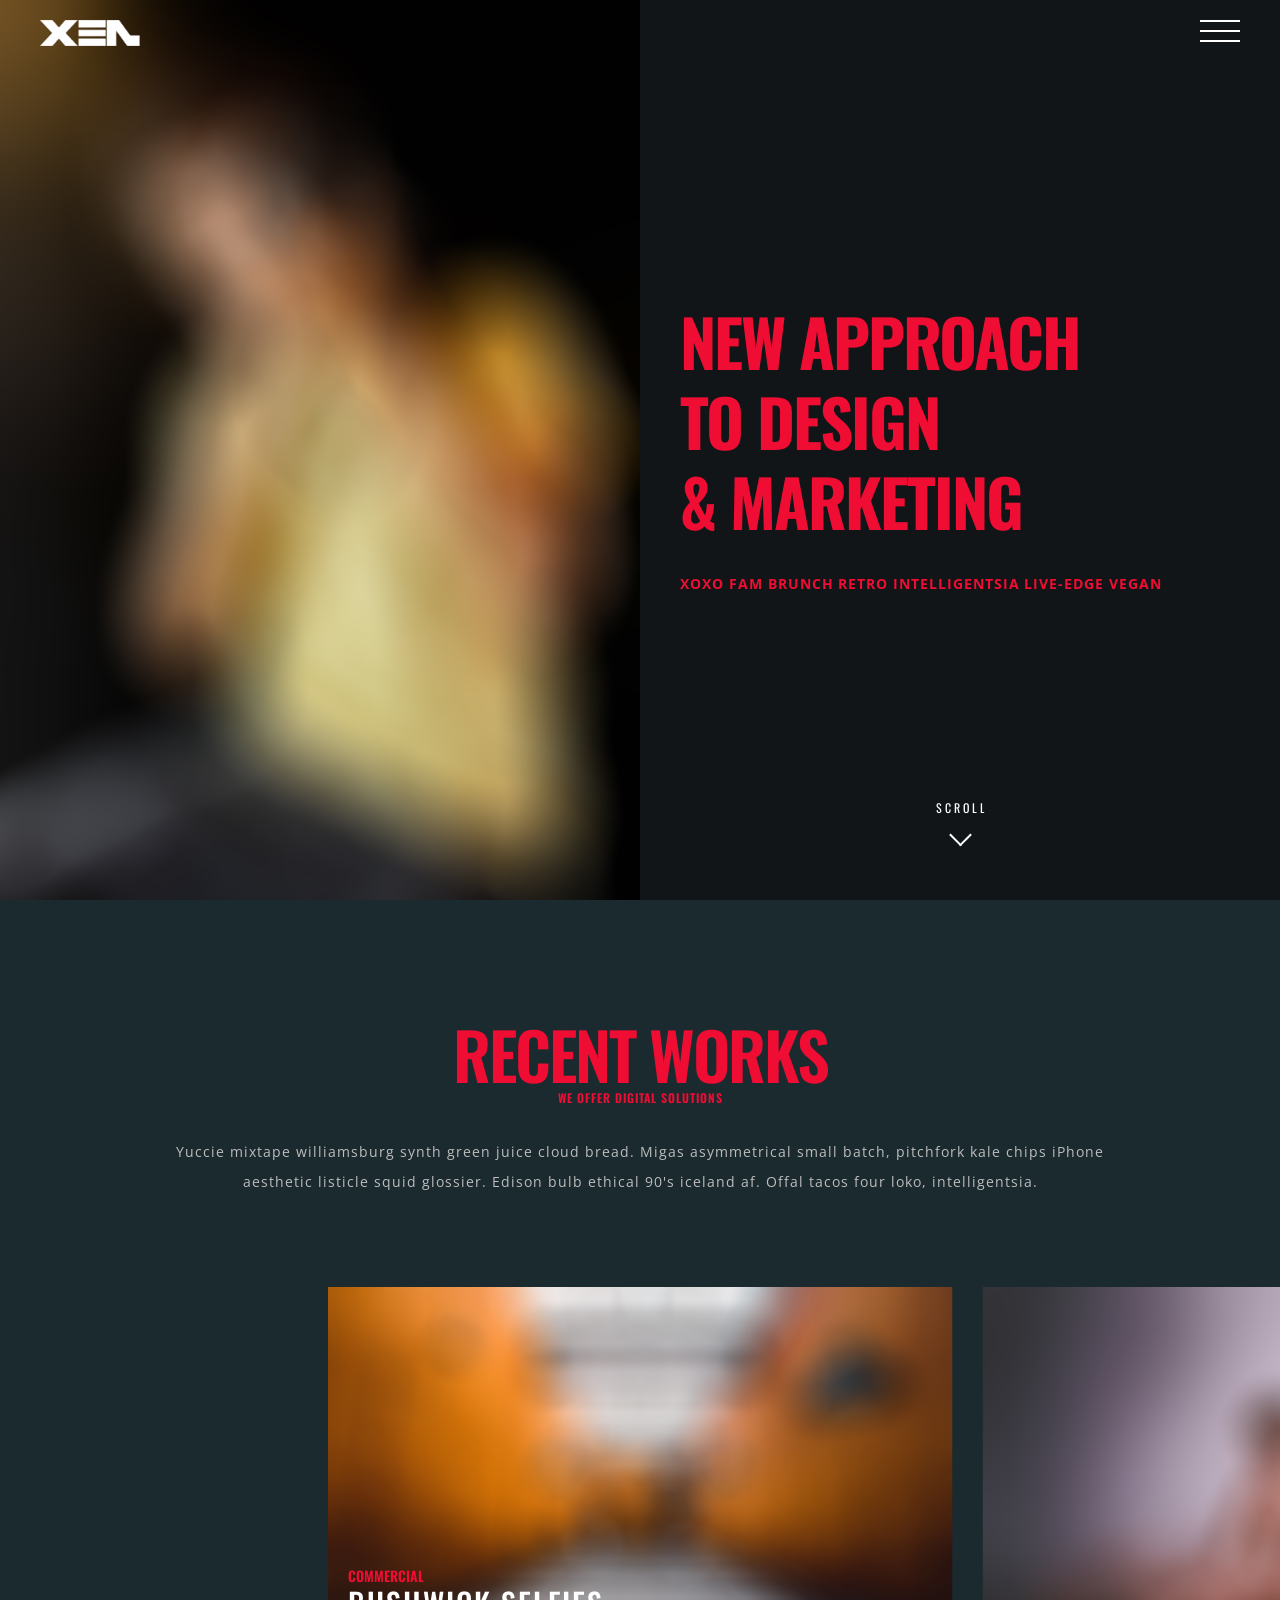
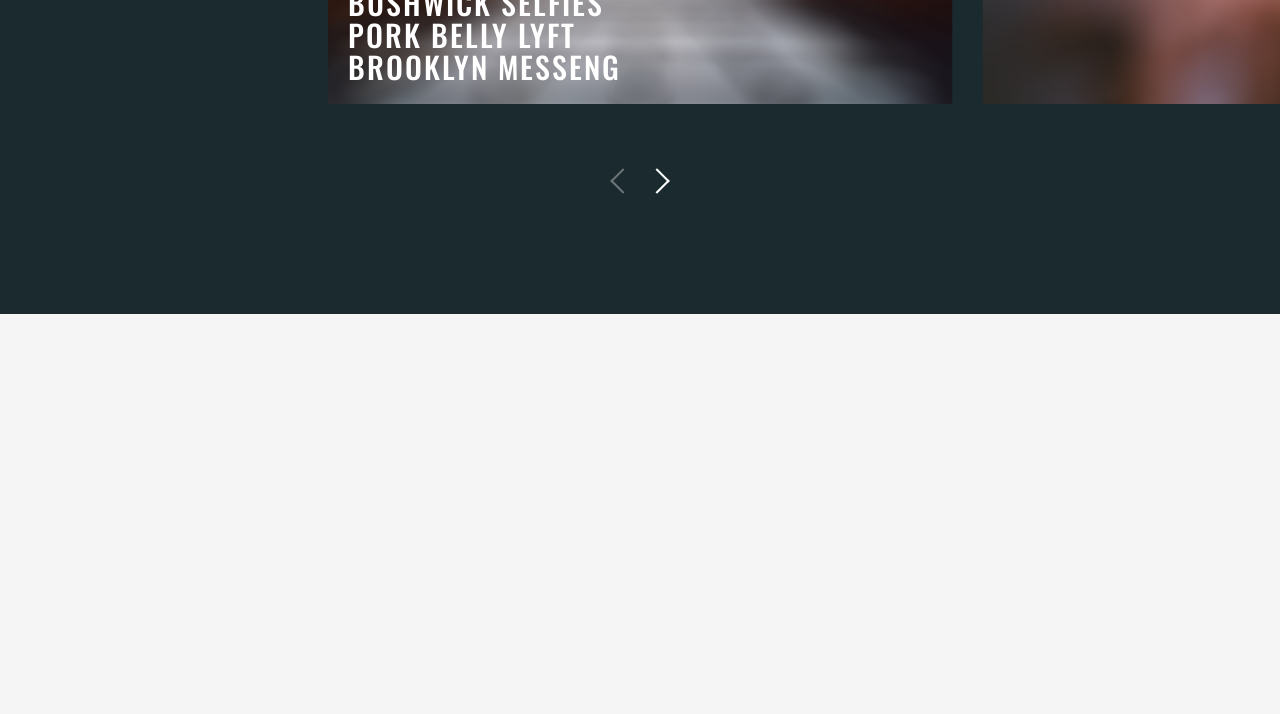
<file: XEN/portfolio_slider.html>
<!DOCTYPE html>
<html lang="en">
    <head>
        <meta charset="utf-8">
        <meta name="viewport" content="width=device-width, initial-scale=1">

        <title>XEN</title>

		<!-- fonts -->
		<link href="https://fonts.googleapis.com/css?family=Open+Sans:300,400,500,600,700%7COswald:300,400,500,600,700" rel="stylesheet" type="text/css">
		
		<!-- styles -->	
        <link href="assets/css/plugins.css" rel="stylesheet" type="text/css">
        <link href="assets/css/style.css" rel="stylesheet" type="text/css">
	</head>
	<body class="loader">
		<!-- loading start -->
		<div class="loading">
		    <img class="logo-loading" src="assets/images/logo/logo-loader.png" alt="logo">
	    </div><!-- loading end -->
	    
		<!-- pointer start -->
		<div class="pointer" id="pointer">
			<i class="fas fa-long-arrow-alt-right"></i>
			<i class="fas fa-search"></i>
			<i class="fas fa-link"></i>
		</div><!-- pointer end -->
		
		<!-- to-top-btn start -->
		<a class="to-top-btn pointer-small" href="#up">
			  <span class="to-top-arrow"></span>		    
		</a><!-- to-top-btn end -->
	    
	    <!-- header start -->
	    <header class="fixed-header">
		    <!-- header-flex-box start -->
			<div class="header-flex-box">
			    <!-- logo start -->
				<a href="index.html" class="logo pointer-large animsition-link">
					<div class="logo-img-box">
				        <img class="logo-white" src="assets/images/logo/logo-white.png" alt="logo">
				        <img class="logo-black" src="assets/images/logo/logo-black.png" alt="logo">
			        </div>
		        </a><!-- logo end -->
		        
				<!-- menu-open start -->	
				<div class="menu-open pointer-large">
					<span class="hamburger"></span>
				</div><!-- menu-open end -->
		    </div><!-- header-flex-box end -->
		</header><!-- header end -->
		
		<!-- nav-container start -->	
		<nav class="nav-container dark-bg-1">
			<!-- nav-logo start -->
			<div class="nav-logo">
				<img src="assets/images/logo/logo-white.png" alt="logo">
			</div><!-- nav-logo end -->
			
			<!-- menu-close -->
			<div class="menu-close pointer-large"></div>
			
			<!-- dropdown-close-box start -->
			<div class="dropdown-close-box">
				<div class="dropdown-close pointer-large">
					<span></span>
				</div>
			</div><!-- dropdown-close-box end -->
			
			<!-- nav-menu start -->
			<ul class="nav-menu dark-bg-1">
				<!-- nav-box start -->
				<li class="nav-box nav-bg-change dropdown-open">
					<a class="pointer-large nav-link">
						<span class="nav-btn" data-text="Home">Home</span>
					</a>
					
					<!-- dropdown start -->
					<ul class="dropdown">
						<li class="nav-box">
							<a href="index.html" class="animsition-link pointer-large">
								<span class="nav-btn" data-text="Slider Home">Slider Home</span>
							</a>
						</li>
						<li class="nav-box">
							<a href="video_home.html" class="animsition-link pointer-large">
								<span class="nav-btn" data-text="Video Bg">Video Bg</span>
							</a>
						</li>
						<li class="nav-box">
							<a href="home_fullscreen.html" class="animsition-link pointer-large">
								<span class="nav-btn" data-text="Fullscreen Bg">Fullscreen Bg</span>
							</a>
						</li>
						<li class="nav-box">
							<a href="home_particles.html" class="animsition-link pointer-large">
								<span class="nav-btn" data-text="Particles">Particles</span>
							</a>
						</li>
						<li class="nav-box">
							<a href="home_typewriter.html" class="animsition-link pointer-large">
								<span class="nav-btn" data-text="Typewriter">Typewriter</span>
							</a>
						</li>
					</ul><!-- dropdown end -->
					
					<div class="nav-bg" style="background-image: url(assets/images/backgrounds/pexels-photo-1806031.jpeg);"></div>
				</li><!-- nav-box end -->
				<!-- nav-box start -->
				<li class="nav-box nav-bg-change">
					<a href="about.html" class="animsition-link pointer-large nav-link">
						<span class="nav-btn" data-text="About">About</span>
					</a>
					<div class="nav-bg" style="background-image: url(assets/images/backgrounds/adolescent-adult-diversity-1034361.jpg);"></div>
				</li><!-- nav-box end -->
				<!-- nav-box start -->
				<li class="nav-box nav-bg-change">
					<a href="services.html" class="animsition-link pointer-large nav-link">
						<span class="nav-btn" data-text="Services">Services</span>
					</a>
					<div class="nav-bg" style="background-image: url(assets/images/backgrounds/bald-casual-facial-hair-1708528.jpg);"></div>
				</li><!-- nav-box end -->
				<!-- nav-box start -->
				<li class="nav-box nav-bg-change active dropdown-open">
					<a class="pointer-large nav-link">
						<span class="nav-btn active" data-text="Portfolio">Portfolio</span>
					</a>
					
					<!-- dropdown start -->
					<ul class="dropdown">
						<li class="nav-box">
							<a href="portfolio.html" class="animsition-link pointer-large">
								<span class="nav-btn" data-text="Standard">Standard</span>
							</a>
						</li>
						<li class="nav-box">
							<a href="portfolio_full_screen.html" class="animsition-link pointer-large">
								<span class="nav-btn" data-text="FullScreen">FullScreen</span>
							</a>
						</li>
						<li class="nav-box">
							<a href="portfolio_slider.html" class="animsition-link pointer-large">
								<span class="nav-btn active" data-text="Slider 1">Slider 1</span>
							</a>
						</li>
						<li class="nav-box">
							<a href="portfolio_columns_slider.html" class="animsition-link pointer-large">
								<span class="nav-btn" data-text="Slider 2">Slider 2</span>
							</a>
						</li>
						<li class="nav-box">
							<a href="portfolio_filter.html" class="animsition-link pointer-large">
								<span class="nav-btn" data-text="Filter">Filter</span>
							</a>
						</li>
						<li class="nav-box">
							<a href="project.html" class="animsition-link pointer-large">
								<span class="nav-btn" data-text="Single project">Single project</span>
							</a>
						</li>
					</ul><!-- dropdown end -->
					
					<div class="nav-bg" style="background-image: url(assets/images/backgrounds/art-artistic-artsy-1988681.jpg);"></div>
				</li><!-- nav-box end -->
				<!-- nav-box start -->
				<li class="nav-box nav-bg-change dropdown-open">
					<a class="pointer-large nav-link">
						<span class="nav-btn" data-text="Blog">Blog</span>
					</a>
					
					<!-- dropdown start -->
					<ul class="dropdown">
						<li class="nav-box">
							<a href="blog.html" class="animsition-link pointer-large">
								<span class="nav-btn" data-text="Blog">Blog</span>
							</a>
						</li>
						<li class="nav-box">
							<a href="single_post.html" class="animsition-link pointer-large">
								<span class="nav-btn" data-text="Single post">Single post</span>
							</a>
						</li>
					</ul><!-- dropdown end -->
					
					<div class="nav-bg" style="background-image: url(assets/images/backgrounds/beautiful-black-close-up-1689731.jpg);"></div>
				</li><!-- nav-box end -->
				<!-- nav-box start -->
				<li class="nav-box nav-bg-change">
					<a href="contact.html" class="animsition-link pointer-large nav-link">
						<span class="nav-btn" data-text="Contact">Contact</span>
					</a>
					<div class="nav-bg" style="background-image: url(assets/images/backgrounds/double-exposure-2390185_1920.jpg);"></div>
				</li><!-- nav-box end -->
			</ul><!-- nav-menu end -->
		</nav><!-- nav-container end -->
	    
		<!-- animsition-overlay start -->
		<main class="animsition-overlay" data-animsition-overlay="true">
			<!-- page-head start -->
			<section id="up" class="page-head flex-min-height-box dark-bg-1">
				<!-- page-head-bg -->
				<div class="page-head-bg overlay-loading2" style="background-image: url(assets/images/backgrounds/camera-casual-fashion-2116503.jpg);"></div>
				
				<!-- flex-min-height-inner start -->
	  			<div class="flex-min-height-inner">
		  			<!-- flex-container start -->
		  			<div class="container top-bottom-padding-120 flex-container response-999">
			  			<!-- column start -->
			  			<div class="six-columns six-offset">
				  			<div class="content-left-margin-40">
				  				<h2 class="large-title-bold">
									<span class="load-title-fill tr-delay03" data-text="new approach">new approach</span><br>
									<span class="load-title-fill tr-delay04" data-text="to design">to design</span><br>
									<span class="load-title-fill tr-delay05" data-text="& marketing">& marketing</span>
								</h2>
								<p class="p-style-bold-up text-height-20 d-flex-wrap">
									<span class="load-title-fill tr-delay08" data-text="XOXO fam brunch">XOXO fam brunch</span>
									<span class="load-title-fill tr-delay09" data-text="retro intelligentsia">retro intelligentsia</span>
									<span class="load-title-fill tr-delay10" data-text="live-edge vegan">live-edge vegan</span>
								</p>
				  			</div>
			  			</div><!-- column end -->
		  			</div><!-- flex-container end -->
	  			</div><!-- flex-min-height-inner end -->
	  			
	  			<!-- scroll-btn start -->
				<a href="#down" class="scroll-btn pointer-large">
					<div class="scroll-arrow-box">
						<span class="scroll-arrow"></span>
					</div>
					<div class="scroll-btn-flip-box">
						<span class="scroll-btn-flip" data-text="Scroll">Scroll</span>
					</div>
				 </a><!-- scroll-btn end -->
			</section><!-- page-head end -->
			
			<!-- dark-bg-2 start -->
			<section id="down" class="dark-bg-2 top-bottom-padding-120">
				<!-- container start -->				
				<div data-animation-container class="text-center container small">
					<h2 data-animation-child class="large-title text-height-10 title-fill" data-animation="title-fill-anim" data-text="Recent Works">Recent Works</h2><br>
					<p data-animation-child class="tr-delay02 xsmall-title-oswald top-margin-5 title-fill" data-animation="title-fill-anim" data-text="We Offer Digital Solutions">We Offer Digital Solutions</p>
					<p data-animation-child class="text-color-5 p-style-small fade-anim-box tr-delay04" data-animation="fade-anim">Yuccie mixtape williamsburg synth green juice cloud bread. Migas asymmetrical small batch, pitchfork kale chips iPhone aesthetic listicle squid glossier. Edison bulb ethical 90's iceland af. Offal tacos four loko, intelligentsia.</p>
				</div><!-- container end -->	
				
				<!-- portfolio-slider2 start -->
				<div class="portfolio-slider2 top-bottom-padding-90">
					<!-- swiper-wrapper start -->
			      	<div class="swiper-wrapper">
				      	<!-- slide start -->
			        	<a href="project.html" class="swiper-slide hover-box animsition-link pointer-large">
				        	<div class="hidden-box">
			          			<img class="hover-img" src="assets/images/projects/slider/abandoned-architecture-building-2096610.jpg" alt="project">
				        	</div>
							<div class="portfolio-slider2-content">
				          		<span class="small-title-oswald red-color portfolio-slider-overlay">Commercial</span>
						  		<h2 class="title-style text-color-4">
									<span class="hidden-box d-block text-height-10">
										<span class="portfolio-slider-fade portfolio-slider-tr-01">Bushwick selfies</span>
									</span>
									<span class="hidden-box d-block text-height-10">
										<span class="portfolio-slider-fade portfolio-slider-tr-02">pork belly lyft</span>
									</span>
									<span class="hidden-box d-block text-height-10">
										<span class="portfolio-slider-fade portfolio-slider-tr-03">brooklyn messeng</span>
									</span>
								</h2>
			          		</div>
			        	</a><!-- slide end -->
			        	<!-- slide start -->
						<a href="project.html" class="swiper-slide hover-box animsition-link pointer-large">
					        <div class="hidden-box">
				          		<img class="hover-img" src="assets/images/projects/slider/action-adult-daylight-683241.jpg" alt="project">
					        </div>
				          	<div class="portfolio-slider2-content">
					          	<span class="small-title-oswald red-color portfolio-slider-overlay">Web design</span>
							  	<h2 class="title-style text-color-4">
									<span class="hidden-box d-block text-height-10">
										<span class="portfolio-slider-fade portfolio-slider-tr-01">tumeric tumblr</span>
									</span>
									<span class="hidden-box d-block text-height-10">
										<span class="portfolio-slider-fade portfolio-slider-tr-02">gluten-free</span>
									</span>
									<span class="hidden-box d-block text-height-10">
										<span class="portfolio-slider-fade portfolio-slider-tr-03">Man bun small</span>
									</span>
								</h2>
				          	</div>
			        	</a><!-- slide end -->
			        	<!-- slide start -->
				        <a href="project.html" class="swiper-slide hover-box animsition-link pointer-large">
					        <div class="hidden-box">
				          		<img class="hover-img" src="assets/images/projects/slider/action-balance-jumping-2020157.jpg" alt="project">
					        </div>
				          	<div class="portfolio-slider2-content">
					          	<span class="small-title-oswald red-color portfolio-slider-overlay">Graphic Design</span>
							  	<h2 class="title-style text-color-4">
									<span class="hidden-box d-block text-height-10">
										<span class="portfolio-slider-fade portfolio-slider-tr-01">batch kombucha</span>
									</span>
									<span class="hidden-box d-block text-height-10">
										<span class="portfolio-slider-fade portfolio-slider-tr-02">subway tile</span>
									</span>
									<span class="hidden-box d-block text-height-10">
										<span class="portfolio-slider-fade portfolio-slider-tr-03">salvia brooklyn</span>
									</span>
								</h2>
				          	</div>
				        </a><!-- slide end -->
				        <!-- slide start -->
				        <a href="project.html" class="swiper-slide hover-box animsition-link pointer-large">
					        <div class="hidden-box">
				          		<img class="hover-img" src="assets/images/projects/slider/architecture-building-low-angle-shot-2075059.jpg" alt="project">
					        </div>
				          	<div class="portfolio-slider2-content">
					          	<span class="small-title-oswald red-color portfolio-slider-overlay">Commercial</span>
							  	<h2 class="title-style text-color-4">
									<span class="hidden-box d-block text-height-10">
										<span class="portfolio-slider-fade portfolio-slider-tr-01">organic activated</span>
									</span>
									<span class="hidden-box d-block text-height-10">
										<span class="portfolio-slider-fade portfolio-slider-tr-02">charcoal vape</span>
									</span>
									<span class="hidden-box d-block text-height-10">
										<span class="portfolio-slider-fade portfolio-slider-tr-03">viral ennui</span>
									</span>
				
								</h2>
				          	</div>
				        </a><!-- slide end -->
				        <!-- slide start -->
				        <a href="project.html" class="swiper-slide hover-box animsition-link pointer-large">
					        <div class="hidden-box">
				          		<img class="hover-img" src="assets/images/projects/slider/art-artwork-black-1893536.jpg" alt="project">
					        </div>
				          	<div class="portfolio-slider2-content">
					          	<span class="small-title-oswald red-color portfolio-slider-overlay">Branding</span>
							  	<h2 class="title-style text-color-4">
									<span class="hidden-box d-block text-height-10">
										<span class="portfolio-slider-fade portfolio-slider-tr-01">Bushwick selfies</span>
									</span>
									<span class="hidden-box d-block text-height-10">
										<span class="portfolio-slider-fade portfolio-slider-tr-02">pork belly lyft</span>
									</span>
									<span class="hidden-box d-block text-height-10">
										<span class="portfolio-slider-fade portfolio-slider-tr-03">brooklyn messeng</span>
									</span>
								</h2>
				          	</div>
				        </a><!-- slide end -->
				        <!-- slide start -->
				        <a href="project.html" class="swiper-slide hover-box animsition-link pointer-large">
					        <div class="hidden-box">
				          		<img class="hover-img" src="assets/images/projects/slider/art-black-background-bone-1918290.jpg" alt="project">
					        </div>
				          	<div class="portfolio-slider2-content">
					          	<span class="small-title-oswald red-color portfolio-slider-overlay">Web design</span>
							  	<h2 class="title-style text-color-4">
									<span class="hidden-box d-block text-height-10">
										<span class="portfolio-slider-fade portfolio-slider-tr-01">tumeric tumblr</span>
									</span>
									<span class="hidden-box d-block text-height-10">
										<span class="portfolio-slider-fade portfolio-slider-tr-02">gluten-free</span>
									</span>
									<span class="hidden-box d-block text-height-10">
										<span class="portfolio-slider-fade portfolio-slider-tr-03">Man bun small</span>
									</span>
								</h2>
				          	</div>
				        </a><!-- slide end -->
				        <!-- slide start -->
				        <a href="project.html" class="swiper-slide hover-box animsition-link pointer-large">
					        <div class="hidden-box">
				          		<img class="hover-img" src="assets/images/projects/slider/beautiful-costume-mask-2058816.jpg" alt="project">
					        </div>
				          	<div class="portfolio-slider2-content">
					          	<span class="small-title-oswald red-color portfolio-slider-overlay">Graphic Design</span>
							  	<h2 class="title-style text-color-4">
									<span class="hidden-box d-block text-height-10">
										<span class="portfolio-slider-fade portfolio-slider-tr-01">batch kombucha</span>
									</span>
									<span class="hidden-box d-block text-height-10">
										<span class="portfolio-slider-fade portfolio-slider-tr-02">subway tile</span>
									</span>
									<span class="hidden-box d-block text-height-10">
										<span class="portfolio-slider-fade portfolio-slider-tr-03">salvia brooklyn</span>
									</span>
								</h2>
				          	</div>
				        </a><!-- slide end -->
				        <!-- slide start -->
				        <a href="project.html" class="swiper-slide hover-box animsition-link pointer-large">
					        <div class="hidden-box">
				          		<img class="hover-img" src="assets/images/projects//slider/chair-contemporary-cushions-1439965.jpg" alt="project">
					        </div>
				          	<div class="portfolio-slider2-content">
					          	<span class="small-title-oswald red-color portfolio-slider-overlay">Branding</span>
							  	<h2 class="title-style text-color-4">
									<span class="hidden-box d-block text-height-10">
										<span class="portfolio-slider-fade portfolio-slider-tr-01">organic activated</span>
									</span>
									<span class="hidden-box d-block text-height-10">
										<span class="portfolio-slider-fade portfolio-slider-tr-02">charcoal vape</span>
									</span>
									<span class="hidden-box d-block text-height-10">
										<span class="portfolio-slider-fade portfolio-slider-tr-03">viral ennui</span>
									</span>
								</h2>
				          	</div>
				        </a><!-- slide end -->
				        <!-- slide start -->
						<a href="project.html" class="swiper-slide hover-box animsition-link pointer-large">
							<div class="hidden-box">
				          		<img class="hover-img" src="assets/images/projects/slider/classic-colouful-footwear-2044088.jpg" alt="project">
							</div>
				          	<div class="portfolio-slider2-content">
					          	<span class="small-title-oswald red-color portfolio-slider-overlay">Commercial</span>
							  	<h2 class="title-style text-color-4">
									<span class="hidden-box d-block text-height-10">
										<span class="portfolio-slider-fade portfolio-slider-tr-01">Bushwick selfies</span>
									</span>
									<span class="hidden-box d-block text-height-10">
										<span class="portfolio-slider-fade portfolio-slider-tr-02">pork belly lyft</span>
									</span>
									<span class="hidden-box d-block text-height-10">
										<span class="portfolio-slider-fade portfolio-slider-tr-03">brooklyn messeng</span>
									</span>
								</h2>
				          	</div>
						</a><!-- slide end -->
			      	</div><!-- swiper-wrapper end -->
				  	<!-- swiper-button-next start -->
					<div class="swiper-button-next">
						<div class="slider-arrow-next-box">
							<span class="slider-arrow-next"></span>
						</div>
					</div><!-- swiper-button-next end -->
					<!-- swiper-button-prev start -->
					<div class="swiper-button-prev">
						<div class="slider-arrow-prev-box">
							<span class="slider-arrow-prev"></span>
						</div>
					</div><!-- swiper-button-prev end -->
			    </div><!-- portfolio-slider2 end -->
			</section><!-- dark-bg-2 end -->
		</main><!-- animsition-overlay end -->
		
		<!-- footer start -->
		<footer class="footer dark-bg-1">
			<!-- flex-container start -->
			<div class="flex-container container top-bottom-padding-90">
				<!-- column start -->
				<div class="two-columns bottom-padding-60">
					<div class="content-right-margin-10 footer-center-mobile">
						<img class="footer-logo" src="assets/images/logo/logo-white.png" alt="logo">
					</div>
				</div><!-- column end -->
				<!-- column start -->
				<div class="three-columns bottom-padding-60">
					<div class="content-left-right-margin-10">
						<ul class="footer-menu text-color-4">
							<li><a class="pointer-large animsition-link small-title-oswald hover-color" href="index.html">Home</a></li>
							<li><a class="pointer-large animsition-link small-title-oswald hover-color" href="about.html">About</a></li>
							<li><a class="pointer-large animsition-link small-title-oswald hover-color" href="services.html">Services</a></li>
							<li><a class="pointer-large animsition-link small-title-oswald hover-color" href="portfolio.html">Portfolio</a></li>
							<li><a class="pointer-large animsition-link small-title-oswald hover-color" href="blog.html">Blog</a></li>
							<li><a class="pointer-large animsition-link small-title-oswald hover-color" href="contact.html">Contact</a></li>
						</ul>
					</div>
				</div><!-- column end -->
				<!-- column start -->
				<div class="four-columns bottom-padding-60">
					<div class="content-left-right-margin-10 footer-center-mobile">
						<ul class="footer-information text-color-4">
							<li><i class="far fa-envelope"></i><a href="#" class="xsmall-title-oswald">email@xen_agency.com</a></li>
							<li><i class="fas fa-mobile-alt"></i><a href="#" class="xsmall-title-oswald">+23 8 8532 7834</a></li>
							<li><i class="fas fa-map-marker-alt"></i><a href="#" class="xsmall-title-oswald text-height-17">PO Box 223158 Oliver Street<br><span>East Victoria 2006 UK</span></a></li>
						</ul>
					</div>
				</div><!-- column end -->
				<!-- column start -->
				<div class="three-columns bottom-padding-60">
					<div class="content-left-margin-10">
						<ul class="footer-social">
							<li>
								<div class="flip-btn-box">
									<a href="#" class="flip-btn pointer-small" data-text="Instagram">Instagram</a>
								</div>
							</li>
							<li>
								<div class="flip-btn-box">
									<a href="#" class="flip-btn pointer-small" data-text="Facebook">Facebook</a>
								</div>
							</li>
							<li>
								<div class="flip-btn-box">
									<a href="#" class="flip-btn pointer-small" data-text="Spotify">Spotify</a>
								</div>
							</li>
							<li>
								<div class="flip-btn-box">
									<a href="#" class="flip-btn pointer-small" data-text="Vimeo">Vimeo</a>
								</div>
							</li>
							<li>
								<div class="flip-btn-box">
									<a href="#" class="flip-btn pointer-small" data-text="Behance">Behance</a>
								</div>
							</li>
						</ul>
					</div>
				</div><!-- column end -->
				<!-- column start -->
				<div class="twelve-columns">
					<p class="p-letter-style text-color-4 footer-copyright">&copy; Copyright 2019 XEN. Theme by <a href="#">Jinna Gik</a></p>
				</div><!-- column end -->
			</div><!-- flex-container end -->
		</footer><!-- footer end -->
		
		<!-- scripts --> 
        <script src="assets/js/plugins.js"></script> 
        <script src="assets/js/main.js"></script>
	</body>
</html>
</file>
<file: assets/css/style.css>
/********************************************************
	
  1. Basics
    1.1. Helpers
    1.2. Custom grid
    1.3. Forms
  2. Custom mouse cursor
  3. Animsition preloader
    3.1. Animsition-overlay
    3.2. Loading animation
    3.3. Add class after preloader
  4. Header
    4.1. Header logo
    4.2. Header menu-open
    4.3. MidnightHeader
    4.4. Headroom
  5. Navigation
    5.1. Navigation logo
    5.2. Navigation close icon
    5.3. Navigation menu
    5.4. Navigation links
    5.5. Navigation backgrounds
    5.6. Navigation backgrounds overlay
    5.7. Drop down menu
    5.8. Drop down close
  6. Colors
    6.1. Bg colors
    6.2. Text colors
  7. Typography
  8. Buttons
    8.1. To top button
    8.2. Border button
    8.3. Flip button
    8.4. Arrow button
    8.5. Scroll button
    8.6. Overlay Button
  9. Animations
    9.1. Loading animations
      9.1.1. Loading overlay animation #1
      9.1.2. Loading overlay animation #2
      9.1.3. Loading fade animation
      9.1.4. Loading title fill animation
    9.2. Scroll animations
      9.2.1. Scroll overlay animation #1
      9.2.2. Scroll overlay animation #2
      9.2.3. Scroll fade animation
      9.2.4. Scroll title fill animation
  10. Hovers
  11. Footer
  12. Magnific popup
    12.1. Popup arrows
    12.2. Popup counter 
    12.3. Popup close
  13. Min-height flex center (IE11-fix)
  14. Page-head
  15. Swiper slider
    15.1. Home slider
      15.1.1. Home slider title fill effect
      15.1.2. Home slider overlay effect
      15.1.3. Home slider overlay #2 effect
      15.1.4. Home slider fade effect
    15.2. Testimonials slider
    15.3. About slider
    15.4. Swiper pagination
      15.4.1. Home slider pagination
      15.4.2. Testimonials slider pagination
      15.4.3. Portfolio full screen slider pagination
    15.5. Swiper arrows
      15.5.1. Home slider arrows
      15.5.2. About slider arrows
      15.5.3. Portfolio full screen slider arrows
      15.5.4. Portfolio slider arrows
      15.5.5. Portfolio columns slider arrows
      15.5.6. Fullscreen home slider arrows
    15.6. Portfolio full screen slider
      15.6.1. Portfolio slider overlay animations
      15.6.2. Portfolio slider fade animations
    15.7. Portfolio slider
    15.8. Portfolio columns slider
      15.8.1. Portfolio columns slider hover effects
    15.9. Fullscreen home slider
  16. List dots
  17. Services
  18. Progress bar
  19. Portfolio
  20. Project
  21. About
    21.1. Team
  22. Our clients
  23. Video content
  24. Blog
    24.1. Sidebar
      24.1.1. Search form
      24.1.2. Categories
      24.1.3. Recent-posts
      24.1.4. Tegs
      24.1.5. Widget-instagram
    24.2. Single post
      24.2.1. Post autor
      24.2.2. Post comments
      24.2.3. Comment form
  25. Contact
    25.1. Contact form
  26. Video background
  27. Portfolio grid
    27.1. isotope buttons
    27.2. Isotope item
    27.3. Isotope hover
  28. Typewriter home
  29. Particles home
  30. Price table
    30.1. Price button

********************************************************/

/*--------------------------------------------------------------
1. Basics
--------------------------------------------------------------*/
::-moz-selection {
  background: none;
  color: #EF0D33;
}

::selection {
  background: none;
  color: #EF0D33;
}

html {
	padding: 0;
	margin: 0;
}

body {
  	font-size: 14px;
  	-webkit-font-smoothing: antialiased;
  		-moz-osx-font-smoothing: grayscale;
  	font-family: "Oswald", sans-serif;
  	color: #262626;
  	font-weight: 400;
 	margin: 0; 
}

blockquote,
ul, 
ol {
	margin: 0px;
	padding: 0;
}

ul li, 
ol li {
	margin-bottom: 0px;
}

li {
	list-style: none;
}

img {
	vertical-align: middle;
	max-width: 100%;
	border-style: none;
	width: 100%;
}

a, 
i {
	border: none;
}

button {
	padding: 0;
}

button, 
input, 
select, 
textarea {
	font-size: 14px;
	line-height: 1.75;
	font-family: 'Oswald', sans-serif;
}

a:hover {
	text-decoration: none;
}

button,
button:focus,
button:hover {
	background: none;
	border: none;
}

a:focus,
button:focus {
	outline: none;
}

p {
	margin: 30px 0 0 0;
	font-family: 'Open Sans', sans-serif;
}

a {
	font-family: 'Oswald', sans-serif;
	text-decoration: none;
	color: inherit;
}

table {
	border-collapse: collapse;
	border-spacing: 0px;
}

td,
th {
	padding: 5px;
	border: 1px solid black;
	text-align: center;
}

code, pre {
	padding: 10px;
	padding-bottom: 0;
	border-left: 3px solid #6FBF71;
	border-bottom: 1px solid transparent;
	overflow-x: scroll;
}

pre {
	display: block;	
	word-break: break-all;
	word-wrap: break-word;
}

pre code { 
	white-space: pre-wrap; 
}

h1, 
h2, 
h3, 
h4, 
h5, 
h6 {
	font-family: 'Oswald', sans-serif;
	margin: 0;
  	line-height: 1.3;
}

h1,
h2,
h3 {
  	font-weight: 700; 
}

h4,
h5 {
  	font-weight: 600; 
}

h6 {
  	font-weight: 500; 
}

h1 {
  	font-size: 42px; 
}

h2 {
  	font-size: 30px; 
}

h3 {
  	font-size: 26px; 
}

h4 {
  	font-size: 22px; 
}

h5 {
  	font-size: 18px; 
}

h6 {
  	font-size: 14px; 
}

@media only screen and (max-width: 999px) {
	
  	h1 {
    	font-size: 38px; 
    }

	h2 {
    	font-size: 28px; 
    }

	h3 {
    	font-size: 24px; 
   	} 
    
}

@media only screen and (max-width: 767px) {
	
  	h1 {
    	font-size: 36px; 
    }

	h2 {
    	font-size: 26px; 
    }

	h3 {
    	font-size: 24px; 
    } 
    
}

@media only screen and (max-width: 549px) {
	
  	h1 {
    	font-size: 34px; 
   	}
   	 
}

/* 1.1. Helpers */
.rel-pos {
	position: relative;
}

.d-block {
	display: block;
}

.d-flex {
	display: -webkit-box;
		display: -ms-flexbox;
			display: flex;
}

.d-flex-wrap {
	display: -webkit-box;
		display: -ms-flexbox;
			display: flex;
	-ms-flex-flow: wrap;
	    flex-flow: wrap;
}

.flex-center {
	-webkit-box-align: center;
	    -ms-flex-align: center;
	        align-items: center;
	-webkit-box-pack: center;
	    -ms-flex-pack: center;
	        justify-content: center;
}

.top-bottom-padding-120 {
	padding-top: 120px;
	padding-bottom: 120px;
}

.top-padding-120 {
	padding-top: 120px;
}

.bottom-padding-120 {
	padding-bottom: 120px;
}

.top-bottom-padding-90 {
	padding-top: 90px;
	padding-bottom: 90px;
}

.top-padding-90 {
	padding-top: 90px;
}

.bottom-padding-90 {
	padding-bottom: 90px;
}

.top-bottom-padding-60 {
	padding-top: 60px;
	padding-bottom: 60px;
}

.top-padding-60 {
	padding-top: 60px;
}

.bottom-padding-60 {
	padding-bottom: 60px;
}

.top-bottom-padding-50 {
	padding-top: 50px;
	padding-bottom: 50px;
}

.top-padding-50 {
	padding-top: 50px;
}

.bottom-padding-50 {
	padding-bottom: 50px;
}

.top-bottom-padding-40 {
	padding-top: 40px;
	padding-bottom: 40px;
}

.top-padding-40 {
	padding-top: 40px;
}

.bottom-padding-40 {
	padding-bottom: 40px;
}

.top-bottom-padding-30 {
	padding-top: 30px;
	padding-bottom: 30px;
}

.top-padding-30 {
	padding-top: 30px;
}

.bottom-padding-30 {
	padding-bottom: 30px;
}

.top-bottom-padding-20 {
	padding-top: 20px;
	padding-bottom: 20px;
}

.top-padding-20 {
	padding-top: 20px;
}

.bottom-padding-20 {
	padding-bottom: 20px;
}

.top-bottom-padding-15 {
	padding-top: 15px;
	padding-bottom: 15px;
}

.top-padding-15 {
	padding-top: 15px;
}

.bottom-padding-15 {
	padding-bottom: 15px;
}

.top-bottom-padding-10 {
	padding-top: 10px;
	padding-bottom: 10px;
}

.top-padding-10 {
	padding-top: 10px;
}

.bottom-padding-10 {
	padding-bottom: 10px;
}

.top-bottom-padding-5 {
	padding-top: 5px;
	padding-bottom: 5px;
}

.top-padding-5 {
	padding-top: 5px;
}

.bottom-padding-5 {
	padding-bottom: 5px;
}

.top-bottom-margin-30 {
	margin-top: 30px;
	margin-bottom: 30px;
}

.bottom-margin-30 {
	margin-bottom: 30px;
}

.top-margin-30 {
	margin-top: 30px;
}

.top-bottom-margin-25 {
	margin-top: 25px;
	margin-bottom: 25px;
}

.bottom-margin-25 {
	margin-bottom: 25px;
}

.top-margin-25 {
	margin-top: 25px;
}

.top-bottom-margin-20 {
	margin-top: 20px;
	margin-bottom: 20px;
}

.bottom-margin-20 {
	margin-bottom: 20px;
}

.top-margin-20 {
	margin-top: 20px;
}

.top-bottom-margin-15 {
	margin-top: 15px;
	margin-bottom: 15px;
}

.bottom-margin-15 {
	margin-bottom: 15px;
}

.top-margin-15 {
	margin-top: 15px;
}

.top-bottom-margin-10 {
	margin-top: 10px;
	margin-bottom: 10px;
}

.bottom-margin-10 {
	margin-bottom: 10px;
}

.top-margin-10 {
	margin-top: 10px;
}

.top-bottom-margin-5 {
	margin-top: 5px;
	margin-bottom: 5px;
}

.bottom-margin-5 {
	margin-bottom: 5px;
}

.top-margin-5 {
	margin-top: 5px;
}

.content-left-right-margin-50 {
	margin-left: 50px;
	margin-right: 50px;
}

.content-right-margin-50 {
	margin-right: 50px;
}

.content-left-margin-50 {
	margin-left: 50px;
}

.content-left-right-margin-45 {
	margin-left: 45px;
	margin-right: 45px;
}

.content-right-margin-45 {
	margin-right: 45px;
}

.content-left-margin-45 {
	margin-left: 45px;
}

.content-left-right-margin-40 {
	margin-left: 40px;
	margin-right: 40px;
}

.content-right-margin-40 {
	margin-right: 40px;
}

.content-left-margin-40 {
	margin-left: 40px;
}

.content-left-right-margin-35 {
	margin-left: 35px;
	margin-right: 35px;
}

.content-right-margin-35 {
	margin-right: 35px;
}

.content-left-margin-35 {
	margin-left: 35px;
}

.content-left-right-margin-30 {
	margin-left: 30px;
	margin-right: 30px;
}

.content-right-margin-30 {
	margin-right: 30px;
}

.content-left-margin-30 {
	margin-left: 30px;
}

.content-left-right-margin-25 {
	margin-left: 25px;
	margin-right: 25px;
}

.content-right-margin-25 {
	margin-right: 25px;
}

.content-left-margin-25 {
	margin-left: 25px;
}

.content-left-right-margin-20 {
	margin-left: 20px;
	margin-right: 20px;
}

.content-right-margin-20 {
	margin-right: 20px;
}

.content-left-margin-20 {
	margin-left: 20px;
}

.content-left-right-margin-15 {
	margin-left: 15px;
	margin-right: 15px;
}

.content-right-margin-15 {
	margin-right: 15px;
}

.content-left-margin-15 {
	margin-left: 15px;
}

.content-left-right-margin-10 {
	margin-left: 10px;
	margin-right: 10px;
}

.content-right-margin-10 {
	margin-right: 10px;
}

.content-left-margin-10 {
	margin-left: 10px;
}

.content-left-right-margin-5 {
	margin-left: 5px;
	margin-right: 5px;
}

.content-right-margin-5 {
	margin-right: 5px;
}

.content-left-margin-5 {
	margin-left: 5px;
}

.content-padding-l-r-20 {
	padding-left: 20px;
	padding-right: 20px;
}

.content-padding-bottom-20 {
	padding-bottom: 20px;
}

@media only screen and (max-width: 999px) {
	
	.response-999 .content-left-right-margin-50,
	.response-999 .content-left-right-margin-45,
	.response-999 .content-left-right-margin-40,
	.response-999 .content-left-right-margin-35,
	.response-999 .content-left-right-margin-30,
	.response-999 .content-left-right-margin-25,
	.response-999 .content-left-right-margin-20,
	.response-999 .content-left-right-margin-15,
	.response-999 .content-left-right-margin-10,
	.response-999 .content-left-right-margin-5 {
		margin-left: 0;
		margin-right: 0;
	}
	
	.response-999 .content-right-margin-50,
	.response-999 .content-right-margin-45,
	.response-999 .content-right-margin-40,
	.response-999 .content-right-margin-35,
	.response-999 .content-right-margin-30,
	.response-999 .content-right-margin-25,
	.response-999 .content-right-margin-20,
	.response-999 .content-right-margin-15,
	.response-999 .content-right-margin-10,
	.response-999 .content-right-margin-5 {
		margin-right: 0;
	}
	
	.response-999 .content-left-margin-50,
	.response-999 .content-left-margin-45,
	.response-999 .content-left-margin-40,
	.response-999 .content-left-margin-35,
	.response-999 .content-left-margin-30,
	.response-999 .content-left-margin-25,
	.response-999 .content-left-margin-20,
	.response-999 .content-left-margin-15,
	.response-999 .content-left-margin-10,
	.response-999 .content-left-margin-5 {
		margin-left: 0;
	}
	
}

@media only screen and (max-width: 767px) {
	
	.content-left-right-margin-50,
	.content-left-right-margin-45,
	.content-left-right-margin-40,
	.content-left-right-margin-35,
	.content-left-right-margin-30,
	.content-left-right-margin-25,
	.content-left-right-margin-20,
	.content-left-right-margin-15,
	.content-left-right-margin-10,
	.content-left-right-margin-5 {
		margin-left: 0;
		margin-right: 0;
	}
	
	.content-right-margin-50,
	.content-right-margin-45,
	.content-right-margin-40,
	.content-right-margin-35,
	.content-right-margin-30,
	.content-right-margin-25,
	.content-right-margin-20,
	.content-right-margin-15,
	.content-right-margin-10,
	.content-right-margin-5 {
		margin-right: 0;
	}
	
	.content-left-margin-50,
	.content-left-margin-45,
	.content-left-margin-40,
	.content-left-margin-35,
	.content-left-margin-30,
	.content-left-margin-25,
	.content-left-margin-20,
	.content-left-margin-15,
	.content-left-margin-10,
	.content-left-margin-5 {
		margin-left: 0;
	}
	
	.response-549 .content-left-right-margin-50 {
		margin-left: 50px;
		margin-right: 50px;
	}
	
	.response-549 .content-right-margin-50 {
		margin-right: 50px;
	}
	
	.response-549 .content-left-margin-50 {
		margin-left: 50px;
	}
	
	.response-549 .content-left-right-margin-45 {
		margin-left: 45px;
		margin-right: 45px;
	}
	
	.response-549 .content-right-margin-45 {
		margin-right: 45px;
	}
	
	.response-549 .content-left-margin-45 {
		margin-left: 45px;
	}
	
	.response-549 .content-left-right-margin-40 {
		margin-left: 40px;
		margin-right: 40px;
	}
	
	.response-549 .content-right-margin-40 {
		margin-right: 40px;
	}
	
	.response-549 .content-left-margin-40 {
		margin-left: 40px;
	}
	
	.response-549 .content-left-right-margin-35 {
		margin-left: 35px;
		margin-right: 35px;
	}
	
	.response-549 .content-right-margin-35 {
		margin-right: 35px;
	}
	
	.response-549 .content-left-margin-35 {
		margin-left: 35px;
	}
	
	.response-549 .content-left-right-margin-30 {
		margin-left: 30px;
		margin-right: 30px;
	}
	
	.response-549 .content-right-margin-30 {
		margin-right: 30px;
	}
	
	.response-549 .content-left-margin-30 {
		margin-left: 30px;
	}
	
	.response-549 .content-left-right-margin-25 {
		margin-left: 25px;
		margin-right: 25px;
	}
	
	.response-549 .content-right-margin-25 {
		margin-right: 25px;
	}
	
	.response-549 .content-left-margin-25 {
		margin-left: 25px;
	}
	
	.response-549 .content-left-right-margin-20 {
		margin-left: 20px;
		margin-right: 20px;
	}
	
	.response-549 .content-right-margin-20 {
		margin-right: 20px;
	}
	
	.response-549 .content-left-margin-20 {
		margin-left: 20px;
	}
	
	.response-549 .content-left-right-margin-15 {
		margin-left: 15px;
		margin-right: 15px;
	}
	
	.response-549 .content-right-margin-15 {
		margin-right: 15px;
	}
	
	.response-549 .content-left-margin-15 {
		margin-left: 15px;
	}
	
	.response-549 .content-left-right-margin-10 {
		margin-left: 10px;
		margin-right: 10px;
	}
	
	.response-549 .content-right-margin-10 {
		margin-right: 10px;
	}
	
	.response-549 .content-left-margin-10 {
		margin-left: 10px;
	}
	
	.response-549 .content-left-right-margin-5 {
		margin-left: 5px;
		margin-right: 5px;
	}
	
	.response-549 .content-right-margin-5 {
		margin-right: 5px;
	}
	
	.response-549 .content-left-margin-5 {
		margin-left: 5px;
	}
	
}

@media only screen and (max-width: 549px) {

	.response-549 .content-left-right-margin-50,
	.response-549 .content-left-right-margin-45,
	.response-549 .content-left-right-margin-40,
	.response-549 .content-left-right-margin-35,
	.response-549 .content-left-right-margin-30,
	.response-549 .content-left-right-margin-25,
	.response-549 .content-left-right-margin-20,
	.response-549 .content-left-right-margin-15,
	.response-549 .content-left-right-margin-10,
	.response-549 .content-left-right-margin-5 {
		margin-left: 0;
		margin-right: 0;
	}
	
	.response-549 .content-right-margin-50,
	.response-549 .content-right-margin-45,
	.response-549 .content-right-margin-40,
	.response-549 .content-right-margin-35,
	.response-549 .content-right-margin-30,
	.response-549 .content-right-margin-25,
	.response-549 .content-right-margin-20,
	.response-549 .content-right-margin-15,
	.response-549 .content-right-margin-10,
	.response-549 .content-right-margin-5 {
		margin-right: 0;
	}
	
	.response-549 .content-left-margin-50,
	.response-549 .content-left-margin-45,
	.response-549 .content-left-margin-40,
	.response-549 .content-left-margin-35,
	.response-549 .content-left-margin-30,
	.response-549 .content-left-margin-25,
	.response-549 .content-left-margin-20,
	.response-549 .content-left-margin-15,
	.response-549 .content-left-margin-10,
	.response-549 .content-left-margin-5 {
		margin-left: 0;
	}
	
	.content-padding-l-r-20 {
		padding-left: 10px;
		padding-right: 10px;
	}
	
}

/* 1.2. Custom grid */
.container {
	max-width: 1350px;
	width: calc(100% - 80px);
	margin-left: auto;
	margin-right: auto;
	height: auto;
	position: relative;
}

.container.full {
	max-width: 100%;
}

.container.small {
	max-width: 960px;
}

.flex-container {
	display: -webkit-box;
		display: -ms-flexbox;
			display: flex;
	-ms-flex-flow: wrap;
	    flex-flow: wrap;
}

.flex-container.reverse {
	-webkit-box-orient: vertical;
		-webkit-box-direction: reverse;
	    	-ms-flex-flow: wrap-reverse;
	        	flex-flow: wrap-reverse;
}

.one-column,
.two-columns,
.three-columns,
.four-columns,
.five-columns,
.six-columns,
.seven-columns,
.eight-columns,
.nine-columns,
.ten-columns,
.eleven-columns,
.twelve-columns {
	-webkit-box-sizing: border-box;
	    box-sizing: border-box;
	position: relative;
	z-index: 1;    
}

.one-column {
	-ms-flex-preferred-size: 8.33%;
	    flex-basis: 8.33%;
}

.two-columns {
	-ms-flex-preferred-size: 16.66%;
	    flex-basis: 16.66%;
}

.three-columns {
	-ms-flex-preferred-size: 25%;
	    flex-basis: 25%;
}

.four-columns {
	-ms-flex-preferred-size: 33.33%;
	    flex-basis: 33.33%;
}

.five-columns {
	-ms-flex-preferred-size: 41.66%;
	    flex-basis: 41.66%;
}

.six-columns {
	-ms-flex-preferred-size: 50%;
	    flex-basis: 50%;
}

.seven-columns {
	-ms-flex-preferred-size: 58.33%;
	    flex-basis: 58.33%;
}

.eight-columns {
	-ms-flex-preferred-size: 66.66%;
	    flex-basis: 66.66%;
}

.nine-columns {
	-ms-flex-preferred-size: 75%;
	    flex-basis: 75%;
}

.ten-columns {
	-ms-flex-preferred-size: 83.33%;
	    flex-basis: 83.33%;
}

.eleven-columns {
	-ms-flex-preferred-size: 91.66%;
	    flex-basis: 91.66%;
}

.twelve-columns {
	-ms-flex-preferred-size: 100%;
	    flex-basis: 100%;
}

.one-offset {
	margin-left: 8.33%;
}

.two-offset {
	margin-left: 16.66%;
}

.three-offset {
	margin-left: 25%;
}

.four-offset {
	margin-left: 33.33%;
}

.five-offset {
	margin-left: 41.66%;
}

.six-offset {
	margin-left: 50%;
}

.seven-offset {
	margin-left: 58.33%;
}

.eight-offset {
	margin-left: 66.66%;
}

.nine-offset {
	margin-left: 75%;
}

.ten-offset {
	margin-left: 83.33%;
}

.eleven-offset {
	margin-left: 91.66%;
}

@media only screen and (max-width: 999px) {
	
	.container {
		width: calc(100% - 40px);
	}
	
	.response-999 .one-column,
	.response-999 .two-columns,
	.response-999 .three-columns,
	.response-999 .four-columns,
	.response-999 .five-columns,
	.response-999 .six-columns,
	.response-999 .seven-columns,
	.response-999 .eight-columns,
	.response-999 .nine-columns,
	.response-999 .ten-columns,
	.response-999 .eleven-columns,
	.response-999 .twelve-columns {
		-ms-flex-preferred-size: 100%;
		    flex-basis: 100%;
	}
	
	.response-999 .one-offset,
	.response-999 .two-offset,
	.response-999 .three-offset,
	.response-999 .four-offset,
	.response-999 .five-offset,
	.response-999 .six-offset,
	.response-999 .seven-offset,
	.response-999 .eight-offset,
	.response-999 .nine-offset,
	.response-999 .ten-offset,
	.response-999 .eleven-offset {
		margin-left: 0;
	}
	
}

@media only screen and (max-width: 767px) {
	
	.one-column,
	.two-columns,
	.three-columns,
	.four-columns,
	.five-columns,
	.six-columns,
	.seven-columns,
	.eight-columns,
	.nine-columns,
	.ten-columns,
	.eleven-columns,
	.twelve-columns {
		-ms-flex-preferred-size: 100%;
		    flex-basis: 100%;
	}
	
	.one-offset,
	.two-offset,
	.three-offset,
	.four-offset,
	.five-offset,
	.six-offset,
	.seven-offset,
	.eight-offset,
	.nine-offset,
	.ten-offset,
	.eleven-offset {
		margin-left: 0;
	}
	
	.response-549 .one-column {
		-ms-flex-preferred-size: 8.33%;
		    flex-basis: 8.33%;
	}
	
	.response-549 .two-columns {
		-ms-flex-preferred-size: 16.66%;
		    flex-basis: 16.66%;
	}
	
	.response-549 .three-columns {
		-ms-flex-preferred-size: 25%;
		    flex-basis: 25%;
	}
	
	.response-549 .four-columns {
		-ms-flex-preferred-size: 33.33%;
		    flex-basis: 33.33%;
	}
	
	.response-549 .five-columns {
		-ms-flex-preferred-size: 41.66%;
		    flex-basis: 41.66%;
	}
	
	.response-549 .six-columns {
		-ms-flex-preferred-size: 50%;
		    flex-basis: 50%;
	}
	
	.response-549 .seven-columns {
		-ms-flex-preferred-size: 58.33%;
		    flex-basis: 58.33%;
	}
	
	.response-549 .eight-columns {
		-ms-flex-preferred-size: 66.66%;
		    flex-basis: 66.66%;
	}
	
	.response-549 .nine-columns {
		-ms-flex-preferred-size: 75%;
		    flex-basis: 75%;
	}
	
	.response-549 .ten-columns {
		-ms-flex-preferred-size: 83.33%;
		    flex-basis: 83.33%;
	}
	
	.response-549 .eleven-columns {
		-ms-flex-preferred-size: 91.66%;
		    flex-basis: 91.66%;
	}
	
	.response-549 .twelve-columns {
		-ms-flex-preferred-size: 100%;
		    flex-basis: 100%;
	}
	
	.response-549 .one-offset {
		margin-left: 8.33%;
	}
	
	.response-549 .two-offset {
		margin-left: 16.66%;
	}
	
	.response-549 .three-offset {
		margin-left: 25%;
	}
	
	.response-549 .four-offset {
		margin-left: 33.33%;
	}
	
	.response-549 .five-offset {
		margin-left: 41.66%;
	}
	
	.response-549 .six-offset {
		margin-left: 50%;
	}
	
	.response-549 .seven-offset {
		margin-left: 58.33%;
	}
	
	.response-549 .eight-offset {
		margin-left: 66.66%;
	}
	
	.response-549 .nine-offset {
		margin-left: 75%;
	}
	
	.response-549 .ten-offset {
		margin-left: 83.33%;
	}
	
	.response-549 .eleven-offset {
		margin-left: 91.66%;
	}
	
}

@media only screen and (max-width: 549px) {
	
	.container {
		width: calc(100% - 20px);
	}
	
	.response-549 .one-column,
	.response-549 .two-columns,
	.response-549 .three-columns,
	.response-549 .four-columns,
	.response-549 .five-columns,
	.response-549 .six-columns,
	.response-549 .seven-columns,
	.response-549 .eight-columns,
	.response-549 .nine-columns,
	.response-549 .ten-columns,
	.response-549 .eleven-columns,
	.response-549 .twelve-columns {
		-ms-flex-preferred-size: 100%;
		    flex-basis: 100%;
	}
	
	.response-549 .one-offset,
	.response-549 .two-offset,
	.response-549 .three-offset,
	.response-549 .four-offset,
	.response-549 .five-offset,
	.response-549 .six-offset,
	.response-549 .seven-offset,
	.response-549 .eight-offset,
	.response-549 .nine-offset,
	.response-549 .ten-offset,
	.response-549 .eleven-offset {
		margin-left: 0;
	}
	
}

/* 1.3. Forms */
textarea{
	background: none;
	resize:vertical;
	-webkit-box-sizing: border-box;
		-moz-box-sizing: border-box;
			-ms-box-sizing: border-box;
				box-sizing: border-box;
}

input[type="text"],
input[type="password"],
input[type="datetime"],
input[type="datetime-local"],
input[type="date"],
input[type="month"],
input[type="time"],
input[type="week"],
input[type="number"],
input[type="email"],
input[type="url"],
input[type="search"],
input[type="tel"],
input[type="color"] {
	vertical-align:middle;
	outline: none;
	background: none;
}

textarea:focus,
input[type="text"]:focus,
input[type="password"]:focus,
input[type="datetime"]:focus,
input[type="datetime-local"]:focus,
input[type="date"]:focus,
input[type="month"]:focus,
input[type="time"]:focus,
input[type="week"]:focus,
input[type="number"]:focus,
input[type="email"]:focus,
input[type="url"]:focus,
input[type="search"]:focus,
input[type="tel"]:focus,
input[type="color"]:focus {
	outline: none;
}

input[type="submit"] {
	text-decoration: none;
	border:none;
	background: none;
	outline: none;
}

input[type="submit"]:hover {
	background: none;
	outline: none;
}

::-webkit-input-placeholder {
	font-family: 'Oswald', sans-serif;
   	text-transform: uppercase;
   	font-size: 12px;
   	font-weight: 400;
   	letter-spacing: 2px;
   	opacity:  1;
   	color: #b6b7b8;
}

:-moz-placeholder {
	font-family: 'Oswald', sans-serif;
   	text-transform: uppercase;
   	font-size: 12px;
   	font-weight: 400;
   	letter-spacing: 2px;
   	opacity:  1;
   	color: #b6b7b8;
}

::-moz-placeholder {
	font-family: 'Oswald', sans-serif;
   	text-transform: uppercase;
   	font-size: 12px;
   	font-weight: 400;
   	letter-spacing: 2px;
   	opacity:  1;
   	color: #b6b7b8;
}

:-ms-input-placeholder {
	font-family: 'Oswald', sans-serif;
   	text-transform: uppercase;
   	font-size: 12px;
   	font-weight: 400;
   	letter-spacing: 2px;
   	opacity:  1;
   	color: #b6b7b8;
}

::-ms-input-placeholder {
	font-family: 'Oswald', sans-serif;
   	text-transform: uppercase;
   	font-size: 12px;
   	font-weight: 400;
   	letter-spacing: 2px;
   	opacity:  1;
   	color: #b6b7b8;
}

::placeholder { 
   	font-family: 'Oswald', sans-serif;
   	text-transform: uppercase;
   	font-size: 12px;
   	font-weight: 400;
   	letter-spacing: 2px;
   	opacity:  1;
   	color: #b6b7b8;
}

/*--------------------------------------------------------------
2. Custom mouse cursor
--------------------------------------------------------------*/
* {
	cursor: none;
}

.pointer {
	position: fixed;
	top: 50%;
	left: -100px;
	-webkit-transform: translate(-50%, -50%);
	    -ms-transform: translate(-50%, -50%);
	        transform: translate(-50%, -50%);
	width: 10px;
	height: 10px;
	pointer-events: none;
	-webkit-box-sizing: border-box;
	    box-sizing: border-box;
	z-index: 9999;
	-webkit-transition-property: width, height, background;
		-o-transition-property: width, height, background;
			transition-property: width, height, background;
	-webkit-transition-duration: .5s;
	    -o-transition-duration: .5s;
	        transition-duration: .5s;
	-webkit-transition-timing-function: cubic-bezier(.2, .96, .34, 1);
	    -o-transition-timing-function: cubic-bezier(.2, .96, .34, 1);
	        transition-timing-function: cubic-bezier(.2, .96, .34, 1);
	border-radius: 50%;
	background: #EF0D33;
	overflow: hidden;
}

body.out .pointer {
	width: 0;
	height: 0;
}

.pointer.large {
	width: 65px;
	height: 65px;
	background: rgba(239,13,51,.15);
	-webkit-box-shadow: 0 0 30px rgba(239,13,51, 0.8);
	    box-shadow: 0 0 30px rgba(239,13,51, 0.8);
}

.pointer.small {
	width: 25px;
	height: 25px;
	background: rgba(239,13,51,0);
	-webkit-box-shadow: 0 0 30px #EF0D33;
	    box-shadow: 0 0 30px #EF0D33;
}

.pointer.right {
	width: 70px;
	height: 70px;
	background: rgba(239,13,51,0);
	border: 2px solid #EF0D33;
}

.pointer.zoom,
.pointer.open {
	width: 80px;
	height: 80px;
	background: rgba(239,13,51,0);
	border: 2px solid #EF0D33;
}

.pointer .fa-long-arrow-alt-right,
.pointer .fa-search,
.pointer .fa-link {
	color: #EF0D33;
	font-size: 20px;
	position: absolute;
	top: 50%;
	left: 50%;
	-webkit-transform: translate(-100%, -50%);
	    -ms-transform: translate(-100%, -50%);
	        transform: translate(-100%, -50%);
	opacity: 0;
	-webkit-transition: .4s cubic-bezier(.23, 1, .32, 1);
		-o-transition: .4s cubic-bezier(.23, 1, .32, 1);
			transition: .4s cubic-bezier(.23, 1, .32, 1);
}

.pointer .fa-search, 
.pointer .fa-link {
	-webkit-transform: translate(-50%, -50%) scale(0);
	    -ms-transform: translate(-50%, -50%) scale(0);
	        transform: translate(-50%, -50%) scale(0);
}

.pointer.right .fa-long-arrow-alt-right {
	opacity: 1;
	-webkit-transform: translate(-50%, -50%);
	    -ms-transform: translate(-50%, -50%);
	        transform: translate(-50%, -50%);
	-webkit-transition-delay: .2s;
	    -o-transition-delay: .2s;
	    	transition-delay: .2s;
}

.pointer.zoom .fa-search,
.pointer.open .fa-link  {
	opacity: 1;
	-webkit-transform: translate(-50%, -50%) scale(1);
	    -ms-transform: translate(-50%, -50%) scale(1);
	        transform: translate(-50%, -50%) scale(1);
	-webkit-transition-delay: .2s;
	    -o-transition-delay: .2s;
	    	transition-delay: .2s;
}

.pointer.black {
	background: #1b2a2f;
}

.pointer.black.large {
	background: rgba(27,42,47,.4);
	-webkit-box-shadow: 0 0 30px black;
	    box-shadow: 0 0 30px black;
}

.pointer.black.small {
	background: rgba(27,42,47,.5);
	-webkit-box-shadow: 0 0 30px black;
	    box-shadow: 0 0 30px black;
}

.pointer.black.right {
	background: rgba(27,42,47,0);
	border: 2px solid #1b2a2f;
}

.pointer.black.zoom,
.pointer.black.open {
	background: rgba(27,42,47,0);
	border: 2px solid #1b2a2f;
}

.pointer.black .fa-long-arrow-alt-right,
.pointer.black .fa-search,
.pointer.black .fa-link {
	color: #1b2a2f;
}

.touch .pointer {
	display: none;
}

/*--------------------------------------------------------------
3. Animsition preloader
--------------------------------------------------------------*/
body,
.animsition-overlay {
	overflow: hidden;
}

.animsition-overlay {
	z-index: 2;
}

/* 3.1. Animsition-overlay */
.animsition-overlay-slide {
  	background-color: transparent;
}

.loader:before,
.loader:after {
	content: '';
	width: 100%;
	height: 100%;
	position: fixed;
	top: 0;
	z-index: 99;
	background: #111517;
    -webkit-transition: 1s cubic-bezier(.86, 0, .07, 1); 
    	-o-transition: 1s cubic-bezier(.86, 0, .07, 1); 
			transition: 1s cubic-bezier(.86, 0, .07, 1);
}

.loader:before {
	left: 100%;
	-webkit-transform: translateX(-100%);
	    -ms-transform: translateX(-100%);
	        transform: translateX(-100%);
	visibility: visible;
}

.loader:after {
	left: -100%;
	-webkit-transform: translateX(0);
	    -ms-transform: translateX(0);
	        transform: translateX(0);
    visibility: hidden;
    -webkit-transition-delay: .5s;
        -o-transition-delay: .5s;
            transition-delay: .5s;
}

/* 3.2. Loading animation */
.loading {
  	position: fixed;
  	top: calc(50% - 50px);
  	left: calc(50% - 50px);
  	visibility: visible;
  	-webkit-transition: .5s cubic-bezier(.755, .05, .855, .06);
  		-o-transition: .5s cubic-bezier(.755, .05, .855, .06);
  			transition: .5s cubic-bezier(.755, .05, .855, .06);
  	z-index: 101;
  	width: 100px;
  	height: 100px;
}

.loading:before {
	content: '';
	width: 100%;
	height: 100%;
	border: 1px solid #111517;
	border-left-color: white;
	-webkit-animation: 1.2s loading-anim cubic-bezier(.77, 0, .175, 1) infinite both;
  	    animation: 1.2s loading-anim cubic-bezier(.77, 0, .175, 1) infinite both;
  	border-radius: 50%;        
  	display: block;
}

.logo-loading {
	width: 70px;
	position: absolute;
	top: 50%;
	left: 50%;
	-webkit-transform: translate(-50%, -50%);
  	    -ms-transform: translate(-50%, -50%);
  	        transform: translate(-50%, -50%);
}

@-webkit-keyframes loading-anim {
	
  	0% {
    	-webkit-transform: rotate(0deg);
    	    transform: rotate(0deg);
  	}
  	
  	100% {
    	-webkit-transform: rotate(360deg);
    	    transform: rotate(360deg);
  	}
  	
}

@keyframes loading-anim {
	
  	0% {
    	-webkit-transform: rotate(0deg);
            transform: rotate(0deg);
  	}
  	
  	100% {
    	-webkit-transform: rotate(360deg);
   	        transform: rotate(360deg);
  	}
  	
}

/* 3.3. Add class after preloader */
body.in {
	overflow: visible;
	overflow-x: hidden;
}

.loader.in:before {
	-webkit-transform: translateX(0);
	    -ms-transform: translateX(0);
	        transform: translateX(0);
    visibility: hidden;
}

.loader.out:after {
	-webkit-transform: translateX(100%);
	    -ms-transform: translateX(100%);
	        transform: translateX(100%);
    visibility: visible;
}

body.in .loading {
	opacity: 0;
  	visibility: hidden;
}

/*--------------------------------------------------------------
4. Header
--------------------------------------------------------------*/
.fixed-header {
	position: fixed;
	top: 0;
	left: 0;
	right: 0;
	z-index: 10;
	width: 100%;
	height: auto;
}

.header-flex-box {
	width: 100%;
	display: -webkit-box;
		display: -ms-flexbox;
			display: flex;
	-webkit-box-pack: justify;
	    -ms-flex-pack: justify;
	        justify-content: space-between;
}

/* 4.1. Header logo */
.logo {
	width: 100px;
	margin: 20px 0 0 40px;
}

.logo-img-box {
	position: relative;
	overflow: hidden;
}

.logo img {
	-webkit-transform: translateY(101%);
	    -ms-transform: translateY(101%);
	        transform: translateY(101%);
	-webkit-transition: .5s cubic-bezier(.77, 0, .175, 1);
		-o-transition: .5s cubic-bezier(.77, 0, .175, 1);
			transition: .5s cubic-bezier(.77, 0, .175, 1);
}

body.active .logo img {
	-webkit-transform: translateY(0);
	    -ms-transform: translateY(0);
	        transform: translateY(0);
	-webkit-transition: 1s cubic-bezier(.77, 0, .175, 1);
		-o-transition: 1s cubic-bezier(.77, 0, .175, 1);
			transition: 1s cubic-bezier(.77, 0, .175, 1);
	-webkit-transition-delay: 1s;
	    -o-transition-delay: 1s;
	        transition-delay: 1s;
}

/* 4.2. Header menu-open */
.menu-open {
	width: 40px;
	height: 22px;
	margin: 20px 40px 0 0;
	-webkit-transform-origin: right;
	    -ms-transform-origin: right;
	        transform-origin: right;
	-webkit-transform: scaleX(0);
	    -ms-transform: scaleX(0);
	        transform: scaleX(0);
	-webkit-transition: .5s cubic-bezier(.77, 0, .175, 1);
		-o-transition: .5s cubic-bezier(.77, 0, .175, 1);
			transition: .5s cubic-bezier(.77, 0, .175, 1);
}

body.active .menu-open {
	-webkit-transform: scaleX(1);
	    -ms-transform: scaleX(1);
	        transform: scaleX(1);
	-webkit-transition: 1s cubic-bezier(.77, 0, .175, 1);
		-o-transition: 1s cubic-bezier(.77, 0, .175, 1);
			transition: 1s cubic-bezier(.77, 0, .175, 1);
	-webkit-transition-delay: 1s;
	     -o-transition-delay: 1s;
	        transition-delay: 1s;
}

.menu-open:before {
	content: '';
	position: absolute;
	width: 40px;
	height: 2px;
	left: 0;
	top: 50%;
	-webkit-transform-origin: right;
	    -ms-transform-origin: right;
	        transform-origin: right;
	-webkit-transform: translateY(-50%) scaleX(0);
	    -ms-transform: translateY(-50%) scaleX(0);
	        transform: translateY(-50%) scaleX(0);
	-webkit-transition: .4s cubic-bezier(.77, 0, .175, 1);
		-o-transition: .4s cubic-bezier(.77, 0, .175, 1);
			transition: .4s cubic-bezier(.77, 0, .175, 1);
}

body.active .menu-open:before {
	-webkit-transform: translateY(-50%) scaleX(1);
	    -ms-transform: translateY(-50%) scaleX(1);
	        transform: translateY(-50%) scaleX(1);	
	-webkit-transition: 1s cubic-bezier(.77, 0, .175, 1);
		-o-transition: 1s cubic-bezier(.77, 0, .175, 1);
			transition: 1s cubic-bezier(.77, 0, .175, 1);
	-webkit-transition-delay: 1.1s;
	     -o-transition-delay: 1.1s;
	        transition-delay: 1.1s;		
}

.hamburger:before, 
.hamburger:after {
	content: '';
	position: absolute;
	width: 40px;
	height: 2px;
	-webkit-transition: 1s cubic-bezier(.77, 0, .175, 1);
		-o-transition: 1s cubic-bezier(.77, 0, .175, 1);
			transition: 1s cubic-bezier(.77, 0, .175, 1);
	left: 0;
	top: 0;
	-webkit-transition-delay: 1.3s;
	    -o-transition-delay: 1.3s;
	        transition-delay: 1.3s;
}

.hamburger:after {
	top: auto;
	bottom: 0;
}

.menu-open.active .hamburger:after {
	-webkit-transition: .3s cubic-bezier(.23, 1, .32, 1);
		-o-transition: .3s cubic-bezier(.23, 1, .32, 1);
			transition: .3s cubic-bezier(.23, 1, .32, 1);
	-webkit-transition-delay: 0s;
	     -o-transition-delay: 0s;
	        transition-delay: 0s;
	-webkit-transform: translateY(-10px);
	    -ms-transform: translateY(-10px);
	        transform: translateY(-10px);
}

.menu-open.active .hamburger:before {
	-webkit-transition: .3s cubic-bezier(.23, 1, .32, 1);
		-o-transition: .3s cubic-bezier(.23, 1, .32, 1);
			transition: .3s cubic-bezier(.23, 1, .32, 1);
	-webkit-transition-delay: 0s;
	     -o-transition-delay: 0s;
	        transition-delay: 0s;
	-webkit-transform: translateY(10px);
	    -ms-transform: translateY(10px);
	        transform: translateY(10px);
}

/* 4.3. MidnightHeader */
.logo-black {
	position: absolute;
	top: 0;
	left: 0;
	z-index: 2;
}

.midnightHeader.default .logo-black,
.midnightHeader.black .logo-white {
 	opacity: 0;
}

.midnightHeader.black .logo-black,
.midnightHeader.default .logo-white {
  	opacity: 1;
}

.midnightHeader.default .menu-open:before,
.midnightHeader.default .hamburger:before, 
.midnightHeader.default .hamburger:after {
	background: white;
}

.midnightHeader.black .menu-open:before,
.midnightHeader.black .hamburger:before, 
.midnightHeader.black .hamburger:after {
	background: black;
}

/* 4.4. Headroom */
.headroom {
  	-webkit-transition: -webkit-transform .6s cubic-bezier(.755, .05, .855, .06);
  		transition: -webkit-transform .6s cubic-bezier(.755, .05, .855, .06);
  	-o-transition: transform .6s cubic-bezier(.755, .05, .855, .06);
  		transition: transform .6s cubic-bezier(.755, .05, .855, .06);
  		transition: transform .6s cubic-bezier(.755, .05, .855, .06), -webkit-transform .6s cubic-bezier(.755, .05, .855, .06);
  	will-change: transform; 
}

.headroom--pinned {
  	-webkit-transform: translateY(0);
  	    -ms-transform: translateY(0);
  	        transform: translateY(0); 
}

.headroom--unpinned {
  	-webkit-transform: translateY(-100%);
  	    -ms-transform: translateY(-100%);
  	        transform: translateY(-100%); 
}

@media only screen and (max-width: 999px) {

	.logo {
		margin: 20px 0 0 20px;
	}
	
	.menu-open {
		margin: 20px 20px 0 0;
	}	
	
}

@media only screen and (max-width: 549px) {
	
	.logo {
		margin: 10px 0 0 10px;
	}
	
	.menu-open {
		margin: 10px 10px 0 0;
	}

}

/*--------------------------------------------------------------
5. Navigation
--------------------------------------------------------------*/
.nav-container {
	width: 100%;
	height: 100%;
	min-height: 100vh;
	overflow: hidden;
	margin: 0;
	padding: 0;
	position: fixed;
	top: 0;
	left: 100%;
	-webkit-transition: 1s cubic-bezier(.86, 0, .07, 1);
		-o-transition: 1s cubic-bezier(.86, 0, .07, 1);
			transition: 1s cubic-bezier(.86, 0, .07, 1);
	z-index: 100;
	-webkit-transition-delay: .7s;
	    -o-transition-delay: .7s;
	        transition-delay: .7s;
	-webkit-transform: translateX(0);
	    -ms-transform: translateX(0);
	        transform: translateX(0);
}

.nav-container.active {
	-webkit-transform: translateX(-100%);
	    -ms-transform: translateX(-100%);
	        transform: translateX(-100%);
	-webkit-transition-delay: 0s;
	    -o-transition-delay: 0s;
	        transition-delay: 0s;
}

/* 5.1. Navigation logo */
.nav-logo {
	position: absolute;
	width: 100px;
	top: 20px;
	left: calc(50% + 40px);
	overflow: hidden;
	z-index: 3;
}

.nav-logo img {
	-webkit-transform: translateY(101%);
	    -ms-transform: translateY(101%);
	        transform: translateY(101%);
	-webkit-transition: .7s cubic-bezier(.77, 0, .175, 1);
		-o-transition: .7s cubic-bezier(.77, 0, .175, 1);
			transition: .7s cubic-bezier(.77, 0, .175, 1);
}

.nav-container.active .nav-logo img {
	-webkit-transform: translateY(0);
	    -ms-transform: translateY(0);
	        transform: translateY(0);
	-webkit-transition: 1s cubic-bezier(.77, 0, .175, 1);
		-o-transition: 1s cubic-bezier(.77, 0, .175, 1);
			transition: 1s cubic-bezier(.77, 0, .175, 1);
	-webkit-transition-delay: 1s;
	    -o-transition-delay: 1s;
	        transition-delay: 1s;
}

body.out .nav-container.active .nav-logo img {
	-webkit-transform: translateY(101%);
	    -ms-transform: translateY(101%);
	        transform: translateY(101%);
	-webkit-transition-delay: 0s;
	    -o-transition-delay: 0s;
	        transition-delay: 0s;
}

/* 5.2. Navigation close icon */
.menu-close {
	position: absolute;
	top: 20px;
	right: 40px;
	width: 40px;
	height: 22px;
	z-index: 3;
	-webkit-transition: .5s cubic-bezier(.77, 0, .175, 1);
		-o-transition: .5s cubic-bezier(.77, 0, .175, 1);
			transition: .5s cubic-bezier(.77, 0, .175, 1);
}

body.out .nav-container.active .menu-close {
	-webkit-transform: scaleX(0);
	    -ms-transform: scaleX(0);
	        transform: scaleX(0);
	-webkit-transition-delay: 1s;
	    -o-transition-delay: 1s;
	        transition-delay: 1s;
}

.menu-close:before,
.menu-close:after {
	content: '';
	width: 40px;
	height: 2px;
	background: white;
	position: absolute;
	top: 50%;
	left: 0;
	-webkit-transform: translateY(-50%) rotate(0deg);
	    -ms-transform: translateY(-50%) rotate(0deg);
	        transform: translateY(-50%) rotate(0deg);
	-webkit-transition: .7s cubic-bezier(.77, 0, .175, 1);
		-o-transition: .7s cubic-bezier(.77, 0, .175, 1);
			transition: .7s cubic-bezier(.77, 0, .175, 1);
}

.nav-container.active .menu-close:before {
	-webkit-transform: translateY(-50%) rotate(225deg);
	    -ms-transform: translateY(-50%) rotate(225deg);
	        transform: translateY(-50%) rotate(225deg);
	-webkit-transition: 1s cubic-bezier(.77, 0, .175, 1);
		-o-transition: 1s cubic-bezier(.77, 0, .175, 1);
			transition: 1s cubic-bezier(.77, 0, .175, 1);
	-webkit-transition-delay: 1s;
	    -o-transition-delay: 1s;
	        transition-delay: 1s;
}

.nav-container.active .menu-close:after {
	-webkit-transform: translateY(-50%) rotate(135deg);
	    -ms-transform: translateY(-50%) rotate(135deg);
	        transform: translateY(-50%) rotate(135deg);
	-webkit-transition: 1s cubic-bezier(.77, 0, .175, 1);
		-o-transition: 1s cubic-bezier(.77, 0, .175, 1);
			transition: 1s cubic-bezier(.77, 0, .175, 1);
	-webkit-transition-delay: 1s;
	    -o-transition-delay: 1s;
	        transition-delay: 1s;
}

body.out .nav-container.active .menu-close:after,
body.out .nav-container.active .menu-close:before {
	-webkit-transform: translateY(-50%) rotate(0deg);
	    -ms-transform: translateY(-50%) rotate(0deg);
	        transform: translateY(-50%) rotate(0deg);
	-webkit-transition-delay: 0s;
	    -o-transition-delay: 0s;
	        transition-delay: 0s;
}

/* 5.3. Navigation menu */
.nav-menu {
	display: -webkit-box;
		display: -ms-flexbox;
			display: flex;
	-webkit-box-orient: vertical;
	-webkit-box-direction: normal;
	    -ms-flex-flow: column;
	        flex-flow: column;
	-webkit-box-align: center;
	    -ms-flex-align: center;
	        align-items: center;
	-webkit-box-pack: center;
	    -ms-flex-pack: center;
	        justify-content: center;
	width: 50%;
	height: 100%;
	margin-left: calc(50% - 2px);
	position: relative;
	border-left: 2px solid #111517;
}

.nav-box {
	margin: 8px 0;
	padding: 0;
	overflow: hidden;
}

/* 5.4. Navigation links */
.nav-box a {
	-webkit-transform: translateY(104%);
	    -ms-transform: translateY(104%);
	        transform: translateY(104%);
	-webkit-transition: .7s cubic-bezier(.77, 0, .175, 1);
		-o-transition: .7s cubic-bezier(.77, 0, .175, 1);
			transition: .7s cubic-bezier(.77, 0, .175, 1);
	margin: 0;
	padding: 0;
	display: inline-block;
}

.nav-container li:nth-last-child(1) a,
.nav-container li li:nth-last-child(1) a {
	-webkit-transition-delay: 0s;
	    -o-transition-delay: 0s;
	        transition-delay: 0s;
}

.nav-container li:nth-last-child(2) a,
.nav-container li li:nth-last-child(2) a {
	-webkit-transition-delay: .1s;
	    -o-transition-delay: .1s;
	        transition-delay: .1s;
}

.nav-container li:nth-last-child(3) a,
.nav-container li li:nth-last-child(3) a {
	-webkit-transition-delay: .2s;
	    -o-transition-delay: .2s;
	        transition-delay: .2s;
}

.nav-container li:nth-last-child(4) a,
.nav-container li li:nth-last-child(4) a {
	-webkit-transition-delay: .3s;
	    -o-transition-delay: .3s;
	        transition-delay: .3s;
}

.nav-container li:nth-last-child(5) a,
.nav-container li li:nth-last-child(5) a {
	-webkit-transition-delay: .4s;
	    -o-transition-delay: .4s;
	        transition-delay: .4s;
}

.nav-container li:nth-last-child(6) a,
.nav-container li li:nth-last-child(6) a {
	-webkit-transition-delay: .5s;
	    -o-transition-delay: .5s;
	        transition-delay: .5s;
}

.nav-container li:nth-last-child(7) a,
.nav-container li li:nth-last-child(7) a {
	-webkit-transition-delay: .6s;
	    -o-transition-delay: .6s;
	        transition-delay: .6s;
}

.nav-container li:nth-last-child(8) a,
.nav-container li li:nth-last-child(8) a {
	-webkit-transition-delay: .7s;
	    -o-transition-delay: .7s;
	        transition-delay: .7s;
}

.nav-container li:nth-last-child(9) a,
.nav-container li li:nth-last-child(9) a {
	-webkit-transition-delay: .8s;
	    -o-transition-delay: .8s;
	        transition-delay: .8s;
}

.nav-container li:nth-last-child(10) a,
.nav-container li li:nth-last-child(10) a {
	-webkit-transition-delay: .9s;
	    -o-transition-delay: .9s;
	        transition-delay: .9s;
}

.nav-container li:nth-last-child(11) a,
.nav-container li li:nth-last-child(11) a {
	-webkit-transition-delay: 1s;
	    -o-transition-delay: 1s;
	        transition-delay: 1s;
}

.nav-container li:nth-last-child(12) a,
.nav-container li li:nth-last-child(12) a {
	-webkit-transition-delay: 1.1s;
	    -o-transition-delay: 1.1s;
	        transition-delay: 1.1s;
}

.nav-container.active a {
	-webkit-transition: 1.5s cubic-bezier(.23, 1, .32, 1);
		-o-transition: 1.5s cubic-bezier(.23, 1, .32, 1);
			transition: 1.5s cubic-bezier(.23, 1, .32, 1);
	-webkit-transform: translateY(0);
	    -ms-transform: translateY(0);
	        transform: translateY(0);	
}

.nav-container.active li:nth-child(1) a,
.nav-container.active li li:nth-child(1) a {
	-webkit-transition-delay: 1s;
	    -o-transition-delay: 1s;
	        transition-delay: 1s;
}

.nav-container.active li:nth-child(2) a,
.nav-container.active li li:nth-child(2) a {
	-webkit-transition-delay: 1.1s;
	    -o-transition-delay: 1.1s;
	        transition-delay: 1.1s;
}

.nav-container.active li:nth-child(3) a,
.nav-container.active li li:nth-child(3) a {
	-webkit-transition-delay: 1.2s;
	    -o-transition-delay: 1.2s;
	        transition-delay: 1.2s;
}

.nav-container.active li:nth-child(4) a,
.nav-container.active li li:nth-child(4) a {
	-webkit-transition-delay: 1.3s;
	    -o-transition-delay: 1.3s;
	        transition-delay: 1.3s;
}

.nav-container.active li:nth-child(5) a,
.nav-container.active li li:nth-child(5) a {
	-webkit-transition-delay: 1.4s;
	    -o-transition-delay: 1.4s;
	        transition-delay: 1.4s;
}

.nav-container.active li:nth-child(6) a,
.nav-container.active li li:nth-child(6) a {
	-webkit-transition-delay: 1.5s;
	    -o-transition-delay: 1.5s;
	        transition-delay: 1.5s;
}

.nav-container.active li:nth-child(7) a,
.nav-container.active li li:nth-child(7) a {
	-webkit-transition-delay: 1.6s;
	    -o-transition-delay: 1.6s;
	        transition-delay: 1.6s;
}

.nav-container.active li:nth-child(8) a,
.nav-container.active li li:nth-child(8) a {
	-webkit-transition-delay: 1.7s;
	    -o-transition-delay: 1.7s;
	        transition-delay: 1.7s;
}

.nav-container.active li:nth-child(9) a,
.nav-container.active li li:nth-child(9) a {
	-webkit-transition-delay: 1.8s;
	    -o-transition-delay: 1.8s;
	        transition-delay: 1.8s;
}

.nav-container.active li:nth-child(10) a,
.nav-container.active li li:nth-child(10) a {
	-webkit-transition-delay: 1.9s;
	    -o-transition-delay: 1.9s;
	        transition-delay: 1.9s;
}

.nav-container.active li:nth-child(11) a,
.nav-container.active li li:nth-child(11) a {
	-webkit-transition-delay: 2s;
	    -o-transition-delay: 2s;
	        transition-delay: 2s;
}

.nav-container.active li:nth-child(12) a,
.nav-container.active li li:nth-child(12) a {
	-webkit-transition-delay: 2.1s;
	    -o-transition-delay: 2.1s;
	        transition-delay: 2.1s;
}

body.out .nav-container.active a {
	-webkit-transition: 1s cubic-bezier(.755, .05, .855, .06);
		-o-transition: 1s cubic-bezier(.755, .05, .855, .06);
			transition: 1s cubic-bezier(.755, .05, .855, .06);
	-webkit-transform: translateY(104%);
	    -ms-transform: translateY(104%);
	        transform: translateY(104%);
}

body.out .nav-container.active li:nth-last-child(1) a,
body.out .nav-container.active li li:nth-last-child(1) a {
	-webkit-transition-delay: 0s;
	    -o-transition-delay: 0s;
	        transition-delay: 0s;
}

body.out .nav-container.active li:nth-last-child(2) a,
body.out .nav-container.active li li:nth-last-child(2) a {
	-webkit-transition-delay: .04s;
	    -o-transition-delay: .04s;
	        transition-delay: .04s;
}

body.out .nav-container.active li:nth-last-child(3) a,
body.out .nav-container.active li li:nth-last-child(3) a {
	-webkit-transition-delay: .08s;
	    -o-transition-delay: .08s;
	        transition-delay: .08s;
}

body.out .nav-container.active li:nth-last-child(4) a,
body.out .nav-container.active li li:nth-last-child(4) a {
	-webkit-transition-delay: .12s;
	    -o-transition-delay: .12s;
	        transition-delay: .12s;
}

body.out .nav-container.active li:nth-last-child(5) a,
body.out .nav-container.active li li:nth-last-child(5) a {
	-webkit-transition-delay: .16s;
	    -o-transition-delay: .16s;
	        transition-delay: .16s;
}

body.out .nav-container.active li:nth-last-child(6) a,
body.out .nav-container.active li li:nth-last-child(6) a {
	-webkit-transition-delay: .2s;
	    -o-transition-delay: .2s;
	        transition-delay: .2s;
}

body.out .nav-container.active li:nth-last-child(7) a,
body.out .nav-container.active li li:nth-last-child(7) a {
	-webkit-transition-delay: .24s;
	    -o-transition-delay: .24s;
	        transition-delay: .24s;
}

body.out .nav-container.active li:nth-last-child(8) a,
body.out .nav-container.active li li:nth-last-child(8) a {
	-webkit-transition-delay: .28s;
	    -o-transition-delay: .28s;
	        transition-delay: .28s;
}

body.out .nav-container.active li:nth-last-child(9) a,
body.out .nav-container.active li li:nth-last-child(9) a {
	-webkit-transition-delay: .32s;
	    -o-transition-delay: .32s;
	        transition-delay: .32s;
}

body.out .nav-container.active li:nth-last-child(10) a,
body.out .nav-container.active li li:nth-last-child(10) a {
	-webkit-transition-delay: .36s;
	    -o-transition-delay: .36s;
	        transition-delay: .36s;
}

body.out .nav-container.active li:nth-last-child(11) a,
body.out .nav-container.active li li:nth-last-child(11) a {
	-webkit-transition-delay: .4s;
	    -o-transition-delay: .4s;
	        transition-delay: .4s;
}

body.out .nav-container.active li:nth-last-child(12) a,
body.out .nav-container.active li li:nth-last-child(12) a {
	-webkit-transition-delay: .44s;
	    -o-transition-delay: .44s;
	        transition-delay: .44s;
}

.nav-btn {
	position: relative;
    text-transform: uppercase;
	margin: 0;
	padding: 0;
	font-size: 55px;
	line-height: 1;
	font-weight: 500;
	font-family: 'Oswald', sans-serif;
	color: white;
	white-space: nowrap;
}	

.nav-btn:before {
	content: attr(data-text);
	position: absolute;
	top: 50%;
	color: #EF0D33;
	-webkit-transform: translateY(-50%);
	    -ms-transform: translateY(-50%);
	        transform: translateY(-50%);
	left: 0;
	-webkit-transition: .5s cubic-bezier(.755, .05, .855, .06);
		-o-transition: .5s cubic-bezier(.755, .05, .855, .06);
			transition: .5s cubic-bezier(.755, .05, .855, .06);
	width: 0%;
	white-space: nowrap;
	overflow: hidden;
	background: #111517;
}

.nav-btn.active:before {
	width: 100%;
}

a:hover .nav-btn:before {
	width: 100%;
}

/* 5.5. Navigation backgrounds */
.nav-bg {
	position: absolute;
	top: 0;
	right: 100%;
	width: calc(100% - 1px);
	height: 100%;
	pointer-events: none;
	background-position: center center;
	background-size: cover;
	background-repeat: no-repeat;
	z-index: -2;
	-webkit-transform: scale(1.1);
	    -ms-transform: scale(1.1);
	        transform: scale(1.1);
	opacity: 0;
	-webkit-transition: .9s cubic-bezier(.77, 0, .175, 1);
		-o-transition: .9s cubic-bezier(.77, 0, .175, 1);
			transition: .9s cubic-bezier(.77, 0, .175, 1);
}

.nav-bg-change.active .nav-bg {
	-webkit-transform: scale(1);
	    -ms-transform: scale(1);
	        transform: scale(1);
	opacity: 1;
}

/* 5.6. Navigation backgrounds overlay */
.nav-menu:before {
	content: '';
	width: 103%;
	height: 100%;
	position: absolute;
	top: 0;
	left: 0;
	background: #111517;
	-webkit-transition: .7s cubic-bezier(.86, 0, .07, 1);
		-o-transition: .7s cubic-bezier(.86, 0, .07, 1);
			transition: .7s cubic-bezier(.86, 0, .07, 1);
	-webkit-transition-delay: 0s;
	    -o-transition-delay: 0s;
	        transition-delay: 0s;		
	z-index: -1;
	-webkit-transform: translateX(-100%) translateY(0);
	    -ms-transform: translateX(-100%) translateY(0);
	        transform: translateX(-100%) translateY(0);        
}

.nav-container.active .nav-menu:before {
	-webkit-transform: translateX(0) translateY(0);
	    -ms-transform: translateX(0) translateY(0);
	        transform: translateX(0) translateY(0);
	-webkit-transition: 1s cubic-bezier(.86, 0, .07, 1);
		-o-transition: 1s cubic-bezier(.86, 0, .07, 1);
			transition: 1s cubic-bezier(.86, 0, .07, 1);
	-webkit-transition-delay: 1s;
	    -o-transition-delay: 1s;
	        transition-delay: 1s;
}

body.out .nav-container.active .nav-menu:before {
	-webkit-transform: translateX(-100%) translateY(0);
	    -ms-transform: translateX(-100%) translateY(0);
	        transform: translateX(-100%) translateY(0); 
	-webkit-transition-delay: .5s;
	     -o-transition-delay: .5s;
	        transition-delay: .5s;
}

/* 5.7. Drop down menu */
.dropdown {
	position: absolute;
	top: 50%;
	left: 50%;
	-webkit-transform: translateX(-50%) translateY(-50%);
	    -ms-transform: translateX(-50%) translateY(-50%);
	        transform: translateX(-50%) translateY(-50%);
	width: 100%;
	height: 100%;
	display: -webkit-box;
		display: -ms-flexbox;
			display: flex;
	-webkit-box-orient: vertical;
	-webkit-box-direction: normal;
	    -ms-flex-flow: column;
	        flex-flow: column;
	-webkit-box-align: center;
	    -ms-flex-align: center;
	        align-items: center;
	-webkit-box-pack: center;
	    -ms-flex-pack: center;
	        justify-content: center;
	pointer-events: none;
	z-index: 2;
}

.dropdown.active {
	pointer-events: auto;
}

.dropdown .nav-btn {
	-webkit-transform: translateY(100%);
	    -ms-transform: translateY(100%);
	        transform: translateY(100%);
	-webkit-transition: 1s cubic-bezier(.77, 0, .175, 1);
		-o-transition: 1s cubic-bezier(.77, 0, .175, 1);
			transition: 1s cubic-bezier(.77, 0, .175, 1);
	pointer-events: none;
	display: inline-block;
}

.dropdown.active .nav-btn {
	pointer-events: auto;
	-webkit-transform: translateY(0);
	    -ms-transform: translateY(0);
	        transform: translateY(0);
}

.nav-link .nav-btn {
	-webkit-transition: 1s cubic-bezier(.77, 0, .175, 1);
		-o-transition: 1s cubic-bezier(.77, 0, .175, 1);
			transition: 1s cubic-bezier(.77, 0, .175, 1);
	-webkit-transform: translateY(0);
	    -ms-transform: translateY(0);
	        transform: translateY(0);
	display: inline-block;
}

.nav-link.done .nav-btn {
	-webkit-transform: translateY(100%);
	    -ms-transform: translateY(100%);
	        transform: translateY(100%);
}

.nav-link.done {
	pointer-events: none;
}

li:nth-last-child(1) .nav-link.done .nav-btn,
.dropdown li:nth-last-child(1) .nav-btn {
	-webkit-transition-delay: 0s;
	    -o-transition-delay: 0s;
	        transition-delay: 0s;
}

li:nth-last-child(2) .nav-link.done .nav-btn,
.dropdown li:nth-last-child(2) .nav-btn {
	-webkit-transition-delay: .1s;
	    -o-transition-delay: .1s;
	        transition-delay: .1s;
}

li:nth-last-child(3) .nav-link.done .nav-btn,
.dropdown li:nth-last-child(3) .nav-btn {
	-webkit-transition-delay: .2s;
	    -o-transition-delay: .2s;
	        transition-delay: .2s;
}

li:nth-last-child(4) .nav-link.done .nav-btn,
.dropdown li:nth-last-child(4) .nav-btn {
	-webkit-transition-delay: .3s;
	    -o-transition-delay: .3s;
	        transition-delay: .3s;
}

li:nth-last-child(5) .nav-link.done .nav-btn,
.dropdown li:nth-last-child(5) .nav-btn {
	-webkit-transition-delay: .4s;
	    -o-transition-delay: .4s;
	        transition-delay: .4s;
}

li:nth-last-child(6) .nav-link.done .nav-btn,
.dropdown li:nth-last-child(6) .nav-btn {
	-webkit-transition-delay: .5s;
	    -o-transition-delay: .5s;
	        transition-delay: .5s;
}

li:nth-last-child(7) .nav-link.done .nav-btn,
.dropdown li:nth-last-child(7) .nav-btn {
	-webkit-transition-delay: .6s;
	    -o-transition-delay: .6s;
	        transition-delay: .6s;
}

li:nth-last-child(8) .nav-link.done .nav-btn,
.dropdown li:nth-last-child(8) .nav-btn {
	-webkit-transition-delay: .7s;
	    -o-transition-delay: .7s;
	        transition-delay: .7s;
}

li:nth-last-child(9) .nav-link.done .nav-btn,
.dropdown li:nth-last-child(9) .nav-btn {
	-webkit-transition-delay: .8s;
	    -o-transition-delay: .8s;
	        transition-delay: .8s;
}

li:nth-last-child(10) .nav-link.done .nav-btn,
.dropdown li:nth-last-child(10) .nav-btn {
	-webkit-transition-delay: .9s;
	    -o-transition-delay: .9s;
	        transition-delay: .9s;
}

li:nth-last-child(11) .nav-link.done .nav-btn,
.dropdown li:nth-last-child(11) .nav-btn {
	-webkit-transition-delay: 1s;
	    -o-transition-delay: 1s;
	        transition-delay: 1s;
}

li:nth-last-child(12) .nav-link.done .nav-btn,
.dropdown li:nth-last-child(12) .nav-btn {
	-webkit-transition-delay: 1.1s;
	    -o-transition-delay: 1.1s;
	        transition-delay: 1.1s;
}

li:nth-last-child(1) .nav-link .nav-btn,
.dropdown.active li:nth-last-child(1) .nav-btn {
	-webkit-transition-delay: .6s;
	    -o-transition-delay: .6s;
	        transition-delay: .6s;
}

li:nth-last-child(2) .nav-link .nav-btn,
.dropdown.active li:nth-last-child(2) .nav-btn {
	-webkit-transition-delay: .7s;
	    -o-transition-delay: .7s;
	        transition-delay: .7s;
}

li:nth-last-child(3) .nav-link .nav-btn,
.dropdown.active li:nth-last-child(3) .nav-btn {
	-webkit-transition-delay: .8s;
	    -o-transition-delay: .8s;
	        transition-delay: .8s;
}

li:nth-last-child(4) .nav-link .nav-btn,
.dropdown.active li:nth-last-child(4) .nav-btn {
	-webkit-transition-delay: .9s;
	    -o-transition-delay: .9s;
	        transition-delay: .9s;
}

li:nth-last-child(5) .nav-link .nav-btn,
.dropdown.active li:nth-last-child(5) .nav-btn {
	-webkit-transition-delay: 1s;
	    -o-transition-delay: 1s;
	        transition-delay: 1s;
}

li:nth-last-child(6) .nav-link .nav-btn,
.dropdown.active li:nth-last-child(6) .nav-btn {
	-webkit-transition-delay: 1.1s;
	    -o-transition-delay: 1.1s;
	        transition-delay: 1.1s;
}

li:nth-last-child(7) .nav-link .nav-btn,
.dropdown.active li:nth-last-child(7) .nav-btn {
	-webkit-transition-delay: 1.2s;
	    -o-transition-delay: 1.2s;
	        transition-delay: 1.2s;
}

li:nth-last-child(8) .nav-link .nav-btn,
.dropdown.active li:nth-last-child(8) .nav-btn {
	-webkit-transition-delay: 1.3s;
	    -o-transition-delay: 1.3s;
	        transition-delay: 1.3s;
}

li:nth-last-child(9) .nav-link .nav-btn,
.dropdown.active li:nth-last-child(9) .nav-btn {
	-webkit-transition-delay: 1.4s;
	    -o-transition-delay: 1.4s;
	        transition-delay: 1.4s;
}

li:nth-last-child(10) .nav-link .nav-btn,
.dropdown.active li:nth-last-child(10) .nav-btn {
	-webkit-transition-delay: 1.5s;
	    -o-transition-delay: 1.5s;
	        transition-delay: 1.5s;
}

li:nth-last-child(11) .nav-link .nav-btn,
.dropdown.active li:nth-last-child(11) .nav-btn {
	-webkit-transition-delay: 1.6s;
	    -o-transition-delay: 1.6s;
	        transition-delay: 1.6s;
}

li:nth-last-child(12) .nav-link .nav-btn,
.dropdown.active li:nth-last-child(12) .nav-btn {
	-webkit-transition-delay: 1.7s;
	    -o-transition-delay: 1.7s;
	        transition-delay: 1.7s;
}

/* 5.8. Drop down close */
.dropdown-close-box {
	width: 60px;
	height: 30px;
	position: absolute;
	left: calc(50% + 40px);
	top: 50%;
	z-index: 3;
	-webkit-transform: translateY(-50%);
	    -ms-transform: translateY(-50%);
	        transform: translateY(-50%);
	overflow: hidden;
}

.dropdown-close {
	width: 100%;
	height: 100%;
	position: relative;
	overflow: hidden;
	-webkit-transform: translateX(-100%);
	    -ms-transform: translateX(-100%);
	        transform: translateX(-100%);
	-webkit-transition: .5s cubic-bezier(.165, .84, .44, 1);
		-o-transition: .5s cubic-bezier(.165, .84, .44, 1);
			transition: .5s cubic-bezier(.165, .84, .44, 1);
}

.nav-container.active .dropdown-close.active {
	-webkit-transform: translateX(0);
	    -ms-transform: translateX(0);
	        transform: translateX(0);
	-webkit-transition: 1s cubic-bezier(.165, .84, .44, 1);
		-o-transition: 1s cubic-bezier(.165, .84, .44, 1);
			transition: 1s cubic-bezier(.165, .84, .44, 1);        
	-webkit-transition-delay: 1s;
	    -o-transition-delay: 1s;
	        transition-delay: 1s;
}

body.out .nav-container.active .dropdown-close.active {
	-webkit-transform: translateX(-100%);
	    -ms-transform: translateX(-100%);
	        transform: translateX(-100%);
	-webkit-transition: 1s cubic-bezier(.165, .84, .44, 1);
		-o-transition: 1s cubic-bezier(.165, .84, .44, 1);
			transition: 1s cubic-bezier(.165, .84, .44, 1);
	-webkit-transition-delay: .5s;
	    -o-transition-delay: .5s;
	        transition-delay: .5s;
}

.dropdown-close span {
	width: 100%;
	height: 100%;
	position: relative;
	-webkit-transition: .7s cubic-bezier(.165, .84, .44, 1);
		-o-transition: .7s cubic-bezier(.165, .84, .44, 1);
			transition: .7s cubic-bezier(.165, .84, .44, 1);
	-webkit-transform: translateX(22px);
	    -ms-transform: translateX(22px);
	        transform: translateX(22px);
	z-index: 3;
	display: block;
}

.dropdown-close-box:hover .dropdown-close span {
	-webkit-transform: translateX(0);
	    -ms-transform: translateX(0);
	        transform: translateX(0);
}

.dropdown-close span:before {
	content: '';
	width: 18px;
	height: 18px;
	border-bottom: 2px solid #EF0D33;
	border-left: 2px solid #EF0D33;
	-webkit-transform: rotate(45deg);
	    -ms-transform: rotate(45deg);
	        transform: rotate(45deg);
	position: absolute;
	top: 5px;
	left: 4px;
	display: block;
}

.dropdown-close span:after {
	content: '';
	width: 100%;
	height: 2px;
	-webkit-transform: translateY(-50%);
	    -ms-transform: translateY(-50%);
	        transform: translateY(-50%);
	-webkit-transform-origin: left;
	    -ms-transform-origin: left;
	        transform-origin: left;
	position: absolute;
	top: 50%;
	left: 0;
	background: #EF0D33;
}

.dropdown-close:before {
	content: '';
	width: 2px;
	height: 50%;
	position: absolute;
	top: 50%;
	right: 0;
	-webkit-transform: scaleY(1);
	    -ms-transform: scaleY(1);
	        transform: scaleY(1);
	-webkit-transform-origin: top;
	    -ms-transform-origin: top;
	        transform-origin: top;
	-webkit-transition: .5s cubic-bezier(.165, .84, .44, 1);
		-o-transition: .5s cubic-bezier(.165, .84, .44, 1);
			transition: .5s cubic-bezier(.165, .84, .44, 1);
	background: #EF0D33;
}

.dropdown-close-box:hover .dropdown-close:before {
	-webkit-transform: scaleY(0);
	    -ms-transform: scaleY(0);
	        transform: scaleY(0);
}

@media only screen and (max-width: 1399px) {
	
	.nav-box {
		margin: 6px 0;
	}
	
	.nav-btn {
		font-size: 50px;
	}	
	
}

@media only screen and (max-width: 1199px) {
	
	.nav-box {
		margin: 5px 0;
	}
	
	.nav-btn {
		font-size: 45px;
	}	
	
}

@media only screen and (max-width: 999px) {
	
	.nav-logo {
		left: 20px;
	}

	.menu-close {
		right: 20px;
	}
	
	.dropdown-close-box {
		left: calc(50% + 20px);
		top: 20px;
		-webkit-transform: translateY(0);
		    -ms-transform: translateY(0);
		        transform: translateY(0);
	}

	.nav-box {
		margin: 4px 0;
	}
	
	.nav-btn {
		font-size: 40px;
	}
	
}

@media only screen and (max-width: 767px) {
	
	.nav-btn {
		font-size: 30px;
	}	
	
}

@media only screen and (max-width: 549px) {
	
	.nav-logo {
		left: 10px;
		top: 10px;
	}

	.menu-close {
		right: 10px;
		top: 10px;
	}
	
	.dropdown-close-box {
		left: calc(50% + 10px);
		top: 10px;
	}
	
	.nav-btn {
		font-size: 25px;
	}	
	
}

@media only screen and (orientation: portrait) {
	
	.nav-logo {
		left: 40px;
	}
	
	.nav-menu {
		width: 100%;
		height: 50%;
		margin-left: 0;
		margin-bottom: calc(50% - 2px);
		border-left: none;
		border-bottom: 2px solid #111517;
	}
	
	.nav-bg {
		top: 100%;
		right: 0;
		width: 100%;
		height: calc(100% - 1px);
	}
	
	.dropdown-close-box {
		left: 40px;
		top: 25%;
	}

	.nav-menu:before {
		width: 100%;
		height: 103%;
		top: 100%;
		-webkit-transform: translateX(0) translateY(0);
		    -ms-transform: translateX(0) translateY(0);
		        transform: translateX(0) translateY(0);
	}
	
	.nav-container.active .nav-menu:before {
		-webkit-transform: translateX(0) translateY(-100%);
		    -ms-transform: translateX(0) translateY(-100%);
		        transform: translateX(0) translateY(-100%); 		
	}
	
	body.out .nav-container.active .nav-menu:before {
		-webkit-transform: translateX(0) translateY(0);
		    -ms-transform: translateX(0) translateY(0);
		        transform: translateX(0) translateY(0);
	}

}

@media only screen and (max-width: 999px) and (orientation: portrait) {
	
	.nav-logo {
		left: 20px;
	}
	
	.dropdown-close-box {
		left: 20px;
	}
	
}

@media only screen and (max-width: 549px) and (orientation: portrait) {
	
	.nav-logo {
		left: 10px;
	}
	
	.dropdown-close-box {
		left: 10px;
		top: 50%;
	}
	
	.nav-menu {
		height: 100%;
		margin-left: 0;
		margin-bottom: 0;
		border-bottom: none;
	}
	
	.nav-bg {
		display: none;
	}

	.nav-menu:before {
		content: normal;
	}
	
}

/*--------------------------------------------------------------
6. Colors
--------------------------------------------------------------*/
body,
.animsition-overlay {
	background: #f5f5f5; 
}

/* 6.1. Bg colors */
.light-bg-1 {
	background: #f5f5f5; 
}

.light-bg-2 {
	background: #f0f0f0;
}

.dark-bg-1 {
	background: #111517;
}

.dark-bg-2 {
	background: #1b2a2f;
}

.red-bg {
	background: #EF0D33;
}

/* 6.2. Text colors */
.text-color-0 {
	color: black;
}

.text-color-1 {
	color: #262626;
}

.text-color-2 {
	color: #888888;
}

.text-color-3 {
	color: #b6b7b8;
}

.text-color-4 {
	color: white;
}

.text-color-5 {
	color: #bcbdbd;
}

.text-color-6 {
	color: #dae9f4;
}

.red-color {
	color: #EF0D33;
}

/*--------------------------------------------------------------
7. Typography
--------------------------------------------------------------*/
.italic-text {
  	font-style: italic; 
}

.text-center {
	text-align: center;
}

.text-right {
	text-align: right;
}

.text-justify {
	text-align: justify;
}

.text-up {
	text-transform: uppercase;
}

.bold700-text {
	font-weight: 700 !important;
}

.bold600-text {
	font-weight: 600 !important;
}

.medium-text {
	font-weight: 500 !important;
}

.regular-text {
	font-weight: 400 !important;
}

.light-text {
	font-weight: 300 !important;
}

.open-sans-text {
	font-family: 'Open Sans', sans-serif !important;
}

.oswald-text {
	font-family: 'Oswald', sans-serif !important;
}

.text-trans-none {
	text-transform: none !important;
}

.text-spacing1 {
	letter-spacing: 1px !important;
}

.text-spacing2 {
	letter-spacing: 2px !important;
}

.text-spacing3 {
	letter-spacing: 3px !important;
}

.text-spacing4 {
	letter-spacing: 4px !important;
}

.text-spacing5 {
	letter-spacing: 5px !important;
}

.text-spacing0 {
	letter-spacing: 0px !important;
}

.text-spacing-1 {
	letter-spacing: -1px !important;
}

.text-spacing-2 {
	letter-spacing: -2px !important;
}

.text-height-05 {
	line-height: .5 !important;
}

.text-height-06 {
	line-height: .6 !important;
}

.text-height-07 {
	line-height: .7 !important;
}

.text-height-08 {
	line-height: .8 !important;
}

.text-height-09 {
	line-height: .9 !important;
}

.text-height-10 {
	line-height: 1 !important;
}

.text-height-11 {
	line-height: 1.1 !important;
}

.text-height-12 {
	line-height: 1.2 !important;
}

.text-height-13 {
	line-height: 1.3 !important;
}

.text-height-14 {
	line-height: 1.4 !important;
}

.text-height-15 {
	line-height: 1.5 !important;
}

.text-height-16 {
	line-height: 1.6 !important;
}

.text-height-17 {
	line-height: 1.7 !important;
}

.text-height-18 {
	line-height: 1.8 !important;
}

.text-height-19 {
	line-height: 1.9 !important;
}

.text-height-20 {
	line-height: 2 !important;
}

.title-style {
	text-transform: uppercase;
	font-weight: 500;
	letter-spacing: 2px;
	font-family: 'Oswald', sans-serif;
	line-height: 1;
	font-size: 30px;
}

.small-title {
	text-transform: uppercase;
	font-size: 14px;
	line-height: 1.4;
	font-weight: 600;
	letter-spacing: 0px;
	font-family: 'Open Sans', sans-serif;
}

.small-title-oswald {
	text-transform: uppercase;
	font-size: 14px;
	line-height: 1.4;
	font-weight: 600;
	letter-spacing: 0px;
	font-family: 'Oswald', sans-serif;
}

.xsmall-title-oswald {
	text-transform: uppercase;
	font-size: 12px;
	line-height: 1.4;
	font-weight: 600;
	letter-spacing: 1px;
	font-family: 'Oswald', sans-serif;
}

.medium-title {
	text-transform: uppercase;
	font-size: 45px;
	line-height: 1.13;
	font-weight: 500;
	letter-spacing: 3px;
	font-family: 'Oswald', sans-serif;
}

.large-title {
	text-transform: uppercase;
	font-size: 65px;
	line-height: 1;
	font-weight: 600;
	letter-spacing: -2px;
	font-family: 'Oswald', sans-serif;
}

.large-title-bold {
	text-transform: uppercase;
	font-size: 65px;
	line-height: 1;
	font-weight: 700;
	letter-spacing: -2px;
	font-family: 'Oswald', sans-serif;
}

.xlarge-title {
	text-transform: uppercase;
	font-size: 75px;
	line-height: 1;
	font-weight: 700;
	letter-spacing: -2px;
	font-family: 'Oswald', sans-serif;
}

.xxlarge-title {
	text-transform: uppercase;
	font-size: 100px;
	line-height: 1;
	font-weight: 700;
	letter-spacing: -2px;
	font-family: 'Oswald', sans-serif;
}

.p-style-xsmall {
	font-size: 13px;
	line-height: 2.35;
	font-weight: 300;
	letter-spacing: 0px;
	font-family: 'Open Sans', sans-serif;
}

.p-style-small {
	font-size: 14px;
	line-height: 2.15;
	font-weight: 400;
	letter-spacing: 1px;
	font-family: 'Open Sans', sans-serif;
}

.p-style-medium {
	font-size: 16px;
	line-height: 1.8;
	font-weight: 600;
	letter-spacing: 0px;
	font-family: 'Open Sans', sans-serif;
}

.p-style-large {
	font-size: 18px;
	line-height: 1.8;
	font-weight: 400;
	letter-spacing: 0px;
	font-family: 'Open Sans', sans-serif;
}

.p-style-bold {
	font-size: 20px;
	line-height: 1.6;
	font-weight: 600;
	letter-spacing: 1px;
	font-family: 'Oswald', sans-serif;
}

.p-style-bold-up {
	text-transform: uppercase;
	font-size: 14px;
	line-height: 1.5;
	font-weight: 700;
	letter-spacing: 1px;
	font-family: 'Open Sans', sans-serif;
}

.p-letter-style {
	text-transform: uppercase;
	font-size: 10px;
	line-height: 1;
	font-weight: 400;
	letter-spacing: 5px;
	font-family: 'Oswald', sans-serif;
}

@media only screen and (max-width: 1199px) {
	
	.title-style {
		font-size: 28px;
	}
	
	.medium-title {
		font-size: 38px;
	}
	
	.large-title,
	.large-title-bold {
		font-size: 55px;
	}
	
	.xlarge-title {
		font-size: 65px;
	}
	
	.xxlarge-title {
		font-size: 85px;
	}
	
}

@media only screen and (max-width: 999px) {
	
	.title-style {
		font-size: 26px; 
	}
	
	.medium-title {
		font-size: 35px;
	}
	
	.large-title,
	.large-title-bold {
		font-size: 50px;
	}
	
	.xlarge-title {
		font-size: 55px;
	}
	
	.xxlarge-title {
		font-size: 70px;
	}
	
	.p-style-bold {
		font-size: 18px;
	}
	
	.p-style-bold-up {
		font-size: 13px;
	}
    
}

@media only screen and (max-width: 767px) {
	
	.title-style {
		font-size: 25px;
	}
	
	.small-title-oswald {
		font-size: 13px;
	}
	
	.xsmall-title-oswald {
		font-size: 11px;
	}
	
	.medium-title {
		font-size: 30px;
	}

   	.large-title,
   	.large-title-bold {
		font-size: 40px;
	}
	
	.xlarge-title {
		font-size: 45px;
	}
	
	.xxlarge-title {
		font-size: 50px;
	}
	
	.p-style-large {
		font-size: 16px;
	}
	
	.p-style-medium {
		font-size: 15px;
	}
	
	.p-style-bold {
		font-size: 16px;
	}
	
	.p-style-bold-up {
		font-size: 12px;
	}
    
}

@media only screen and (max-width: 549px) {
	
	.title-style {
		font-size: 23px;
	}
	
	.small-title-oswald {
		font-size: 12px;
	}
	
	.xsmall-title-oswald {
		font-size: 10px;
	}
	
	.medium-title {
		font-size: 25px;
	}

   	.large-title,
   	.large-title-bold {
		font-size: 35px;
	}
	
	.xlarge-title {
		font-size: 38px;
	}
	
	.xxlarge-title {
		font-size: 42px;
	}
	
	.p-style-medium {
		font-size: 14px;
	}
	
	.p-style-large {
		font-size: 15px;
	}
	
	.p-style-bold {
		font-size: 14px;
	}
   	 
}

/*--------------------------------------------------------------
8. Buttons
--------------------------------------------------------------*/

/* 8.1. To top button */
.to-top-btn {
  	position: fixed;
  	bottom: 40px;
  	right: 40px;
  	overflow: hidden;
  	width: 40px;
  	height: 40px;
  	z-index: 9;
  	-webkit-transition-property: visibility;
  		-o-transition-property: visibility;
  			transition-property: visibility;
	-webkit-transition-duration: 0s;
	    -o-transition-duration: 0s;
	        transition-duration: 0s;
  	-webkit-transition-delay: 0s;
  	    -o-transition-delay: 0s;
  	        transition-delay: 0s;
}

.to-top-btn.mPS2id-highlight {
	visibility: hidden;
	-webkit-transition-property: visibility;
		-o-transition-property: visibility;
			transition-property: visibility;
	-webkit-transition-duration: 0s;
	    -o-transition-duration: 0s;
	        transition-duration: 0s;
	-webkit-transition-delay: .9s;
	    -o-transition-delay: .9s;
	        transition-delay: .9s;
}

.to-top-btn:before {
  	content: '';
	position: absolute;
	top: 0;
	left: 0;
	width: 100%;
	height: 100%;
	background: #111517;
	-webkit-transform: translateY(0);
	    -ms-transform: translateY(0);
	        transform: translateY(0);
	-webkit-transition: .6s cubic-bezier(.86, 0, .07, 1);
		-o-transition: .6s cubic-bezier(.86, 0, .07, 1);
			transition: .6s cubic-bezier(.86, 0, .07, 1);
}

.to-top-btn.mPS2id-highlight:before {
	-webkit-transform: translateY(100%);
	    -ms-transform: translateY(100%);
	        transform: translateY(100%);
}

.to-top-arrow {
	width: 10px;
	height: 25px;
	position: absolute;
	top: 50%;
	left: 50%;
	-webkit-transform: translate(-50%, -15%);
	    -ms-transform: translate(-50%, -15%);
	        transform: translate(-50%, -15%);
	-webkit-transition: .6s cubic-bezier(.86, 0, .07, 1);
		-o-transition: .6s cubic-bezier(.86, 0, .07, 1);
			transition: .6s cubic-bezier(.86, 0, .07, 1);
}

.to-top-btn.mPS2id-highlight .to-top-arrow,
.to-top-btn.mPS2id-highlight:hover .to-top-arrow {
	-webkit-transform: translate(-50%, -180%);
	    -ms-transform: translate(-50%, -180%);
	        transform: translate(-50%, -180%);
}

.to-top-btn:hover .to-top-arrow {
	-webkit-transform: translate(-50%, -50%);
	    -ms-transform: translate(-50%, -50%);
	        transform: translate(-50%, -50%);
}

.to-top-arrow:before {
	content: '';
	width: 8px;
	height: 8px;
	border-right: 2px solid #bcbdbd;
	border-top: 2px solid #bcbdbd;
	position: absolute;
	top: 1px;
	left: 50%;
	-webkit-transform: translateX(-50%) rotate(-45deg);
	    -ms-transform: translateX(-50%) rotate(-45deg);
	        transform: translateX(-50%) rotate(-45deg);
	-webkit-transition: .6s cubic-bezier(.86, 0, .07, 1);
		-o-transition: .6s cubic-bezier(.86, 0, .07, 1);
			transition: .6s cubic-bezier(.86, 0, .07, 1);
}

.to-top-arrow:after {
	content: '';
	position: absolute;
	height: 100%;
	width: 2px;
	top: 0;
	left: 50%;
	-webkit-transform: scaleY(0) translateX(-50%);
	    -ms-transform: scaleY(0) translateX(-50%);
	        transform: scaleY(0) translateX(-50%);
	-webkit-transform-origin: top;
	    -ms-transform-origin: top;
	        transform-origin: top;
	background: #bcbdbd;
	-webkit-transition: .6s cubic-bezier(.86, 0, .07, 1);
		-o-transition: .6s cubic-bezier(.86, 0, .07, 1);
			transition: .6s cubic-bezier(.86, 0, .07, 1);
}

.to-top-btn:hover .to-top-arrow:before {
	border-right: 2px solid #EF0D33;
	border-top: 2px solid #EF0D33;
}

.to-top-btn:hover .to-top-arrow:after {
	-webkit-transform: scaleY(1) translateX(-50%);
	    -ms-transform: scaleY(1) translateX(-50%);
	        transform: scaleY(1) translateX(-50%);
	background: #EF0D33;
}

@media only screen and (max-width: 999px) {
	
	.to-top-btn {
	  	right: 20px;
	}
	
}

@media only screen and (max-width: 549px) {
	
	.to-top-btn {
	  	right: 10px;
	}

}

/* 8.2. Border button */
.border-btn-box {
  	position: relative;
  	border: 1px solid #bcbdbd;
  	text-align: center;
  	display: inline-block;
}

.border-btn-inner {
	overflow: hidden;
}

.border-btn-box:before,
.border-btn-inner:after {
  	position: absolute;
  	width: calc(100% + 1px);
  	height: 1px;
  	content: '';
  	background: #EF0D33;
  	top: -1px;
  	left: 0;
  	-webkit-transition: 0.5s cubic-bezier(.755, .05, .855, .06);
  		-o-transition: 0.5s cubic-bezier(.755, .05, .855, .06);
  			transition: 0.5s cubic-bezier(.755, .05, .855, .06);
  	-webkit-transform: scaleX(0);
  	    -ms-transform: scaleX(0);
  	        transform: scaleX(0);
  	-webkit-transform-origin: left;
  	    -ms-transform-origin: left;
  	        transform-origin: left;
}

.border-btn-box:after,
.border-btn-inner:before {
  	position: absolute;
  	width: 1px;
  	height: calc(100% + 2px);
  	content: '';
  	background: #EF0D33;
  	top: -1px;
  	right: -1px;
  	-webkit-transition: 0.5s cubic-bezier(.755, .05, .855, .06);
  		-o-transition: 0.5s cubic-bezier(.755, .05, .855, .06);
  			transition: 0.5s cubic-bezier(.755, .05, .855, .06);
  	-webkit-transform: scaleY(0);
  	    -ms-transform: scaleY(0);
  	        transform: scaleY(0);
  	-webkit-transform-origin: top;
  	    -ms-transform-origin: top;
  	        transform-origin: top;
}

.border-btn-inner:before {
	top: auto;
	right: auto;
  	bottom: -1px;
  	left: -1px;
  	-webkit-transform-origin: bottom;
  	    -ms-transform-origin: bottom;
  	        transform-origin: bottom;
}

.border-btn-inner:after {
	top: auto;
	left: auto;
  	bottom: -1px;
  	right: 0;
  	-webkit-transform-origin: right;
  	    -ms-transform-origin: right;
  	        transform-origin: right;
}

.border-btn-box:hover:before,
.border-btn-box:hover .border-btn-inner:after {
  	-webkit-transform: scaleX(1);
  	    -ms-transform: scaleX(1);
  	        transform: scaleX(1);
}

.border-btn-box:hover:after,
.border-btn-box:hover .border-btn-inner:before {
  	-webkit-transform: scaleY(1);
  	    -ms-transform: scaleY(1);
  	        transform: scaleY(1);
}

.border-btn {
	font-family: 'Oswald', sans-serif;
	text-transform: uppercase;
	letter-spacing: 6px;
	font-size: 12px;
	line-height: 60px;
	font-weight: 400;
	position: relative;
	color: transparent;
	padding: 0 60px;
}

.border-btn:before,
.border-btn:after {
	color: #262626;
	content: attr(data-text);
	position: absolute;
	top: 50%;
	left: 0;
	-webkit-transform: translateY(-50%) translateX(0);
	    -ms-transform: translateY(-50%) translateX(0);
	        transform: translateY(-50%) translateX(0);
	width: 100%;
	-webkit-transition: .96s cubic-bezier(.77, 0, .175, 1);
		-o-transition: .96s cubic-bezier(.77, 0, .175, 1);
			transition: .96s cubic-bezier(.77, 0, .175, 1);
}

.border-btn:after {
	color: #EF0D33;
	-webkit-transform: translateY(-50%) translateX(30px);
	    -ms-transform: translateY(-50%) translateX(30px);
	        transform: translateY(-50%) translateX(30px);
	opacity: 0;
}

.border-btn-box:hover .border-btn:before {
	-webkit-transform: translateY(-50%) translateX(-30px);
	    -ms-transform: translateY(-50%) translateX(-30px);
	        transform: translateY(-50%) translateX(-30px);
	opacity: 0;
}

.border-btn-box:hover .border-btn:after {
	-webkit-transform: translateY(-50%) translateX(0);
	    -ms-transform: translateY(-50%) translateX(0);
	        transform: translateY(-50%) translateX(0);
	opacity: 1;
}

.dark-bg-1 .border-btn-box,
.dark-bg-2 .border-btn-box {
	border: 1px solid #dae9f4;
}

.dark-bg-1 .border-btn:before,
.dark-bg-2 .border-btn:before {
	color: white;
}

.red-bg .border-btn-box {
	border: 1px solid #262626;
}

.red-bg .border-btn:before {
	color: #262626;
}

.red-bg .border-btn:after {
	color: white;
}

.red-bg .border-btn-box:before,
.red-bg .border-btn-inner:after,
.red-bg .border-btn-box:after,
.red-bg .border-btn-inner:before {
  	background: white;
}

.border-btn-red.border-btn-box {
  	border: 1px solid #EF0D33;
}

.border-btn-red.border-btn-box:before,
.border-btn-red .border-btn-inner:after,
.border-btn-red.border-btn-box:after,
.border-btn-red .border-btn-inner:before {
  	background: white;
}

.border-btn-red .border-btn:before,
.border-btn-red .border-btn:after {
	color: #EF0D33;
}

.border-btn-red .border-btn:after {
	color: white;
}

@media only screen and (max-width: 767px) {
	
	.border-btn {
		line-height: 55px;
		padding: 0 55px;
	}
	
}

@media only screen and (max-width: 549px) {
	
	.border-btn {
		line-height: 50px;
		padding: 0 50px;
	}

}

/* 8.3. Flip button */
.flip-btn-box {
	overflow: hidden;
	display: inline-block;
}

.flip-btn {
	position: relative;
	color: transparent;
	font-family: 'Oswald', sans-serif;
	font-size: 12px;
	line-height: 1;
	text-transform: uppercase;
	font-weight: 400;
	letter-spacing: 3px;
	display: block;
}

.flip-btn:before,
.flip-btn:after {
	color: #262626;
	content: attr(data-text);
	position: absolute;
	top: 50%;
	left: 0;
	-webkit-transform: translateY(-50%);
	    -ms-transform: translateY(-50%);
	        transform: translateY(-50%);
	width: 100%;
	display: block;
	-webkit-transition: .4s cubic-bezier(.86, 0, .07, 1);
		-o-transition: .4s cubic-bezier(.86, 0, .07, 1);
			transition: .4s cubic-bezier(.86, 0, .07, 1);
}

.flip-btn:after {
	-webkit-transform: translateY(-170%);
	    -ms-transform: translateY(-170%);
	        transform: translateY(-170%);
	color: #EF0D33;
}

.flip-btn:hover:before {
	-webkit-transform: translateY(52%);
	    -ms-transform: translateY(52%);
	        transform: translateY(52%);
}

.flip-btn:hover:after {
	-webkit-transform: translateY(-50%);
	    -ms-transform: translateY(-50%);
	        transform: translateY(-50%);
}

.flip-btn.flip-large {
	font-size: 19px;
	font-weight: 600;
	letter-spacing: 0px;
}

.dark-bg-1 .flip-btn:before,
.dark-bg-2 .flip-btn:before {
	color: white;
}

.red-bg .flip-btn:after {
	color: white;
}

/* 8.4. Arrow button */
.arrow-btn-box {
	display: inline-block;
	position: relative;
}

.arrow-btn {
	padding: 25px 60px 25px 40px;
	background: #1b2a2f;
	color: white;
	-webkit-transition: .5s cubic-bezier(.86, 0, .07, 1);
		-o-transition: .5s cubic-bezier(.86, 0, .07, 1);
			transition: .5s cubic-bezier(.86, 0, .07, 1);
	display: inline-block;
	text-transform: uppercase;
	font-family: 'Oswald', sans-serif;
	font-size: 12px;
	line-height: 1;
	font-weight: 500;
	letter-spacing: 3px;
}

.arrow-btn-box:hover .arrow-btn {
	padding: 25px 90px 25px 40px;
}

.arrow-btn:before {
	content: '';
	position: absolute;
	top: 50%;
	right: 40px;
	-webkit-transform: translateY(-50%) scaleX(0);
	    -ms-transform: translateY(-50%) scaleX(0);
	        transform: translateY(-50%) scaleX(0);
	width: 30px;
	height: 2px;
	-webkit-transition: .5s cubic-bezier(.86, 0, .07, 1);
		-o-transition: .5s cubic-bezier(.86, 0, .07, 1);
			transition: .5s cubic-bezier(.86, 0, .07, 1);
	-webkit-transform-origin: right;
	    -ms-transform-origin: right;
	        transform-origin: right;
	background: #EF0D33;
}

.arrow-btn:after {
	content: '';
	position: absolute;
	top: 50%;
	right: 40px;
	width: 7px;
	height: 7px;
	border-right: 2px solid white;
	border-top: 2px solid white;
	-webkit-transform: translateY(-50%) rotate(45deg);
	    -ms-transform: translateY(-50%) rotate(45deg);
	        transform: translateY(-50%) rotate(45deg);
	-webkit-transition: .5s cubic-bezier(.86, 0, .07, 1);
		-o-transition: .5s cubic-bezier(.86, 0, .07, 1);
			transition: .5s cubic-bezier(.86, 0, .07, 1);
}

.arrow-btn-box:hover .arrow-btn:before {
	-webkit-transform: translateY(-50%) scaleX(1);
	    -ms-transform: translateY(-50%) scaleX(1);
	        transform: translateY(-50%) scaleX(1);
}

.arrow-btn-box:hover .arrow-btn:after {
	border-right: 2px solid #EF0D33;
	border-top: 2px solid #EF0D33;
}

.dark-bg-1 .arrow-btn,
.dark-bg-2 .arrow-btn {
	background: #f5f5f5; 
	color: #262626;
}

.dark-bg-1 .arrow-btn:after,
.dark-bg-2 .arrow-btn:after {
	border-right: 2px solid #262626;
	border-top: 2px solid #262626;
}

.red-bg .arrow-btn {
	color: #EF0D33;
}

.red-bg .arrow-btn:after {
	border-right: 2px solid #EF0D33;
	border-top: 2px solid #EF0D33;
}

/* 8.5. Scroll button */
.scroll-btn {
	position: absolute;
	left: 75%;
	bottom: 40px;
	-webkit-transform: translateX(-50%);
	    -ms-transform: translateX(-50%);
	        transform: translateX(-50%);
	height: 60px;
	overflow: hidden;
	z-index: 3;
}

.scroll-btn-flip-box {
	overflow: hidden;
	display: inline-block;
	-webkit-transition: 1s cubic-bezier(.86, 0, .07, 1);
		-o-transition: 1s cubic-bezier(.86, 0, .07, 1);
			transition: 1s cubic-bezier(.86, 0, .07, 1);
	-webkit-transform: translateY(-15px);
	    -ms-transform: translateY(-15px);
	        transform: translateY(-15px);
}

body.anim .scroll-btn-flip-box {
	-webkit-transition-delay: .2s;
	    -o-transition-delay: .2s;
	        transition-delay: .2s;
	-webkit-transform: translateY(0);
	    -ms-transform: translateY(0);
	        transform: translateY(0);
}

.scroll-btn-flip {
	position: relative;
	color: transparent;
	display: block;
	font-family: 'Oswald', sans-serif;
	font-size: 12px;
	line-height: 1;
	text-transform: uppercase;
	font-weight: 400;
	letter-spacing: 3px;
	margin-right: -3px;
}

.scroll-btn-flip:before,
.scroll-btn-flip:after {
	color: white;
	content: attr(data-text);
	display: block;
	position: absolute;
	top: 50%;
	left: 0;
	width: 100%;
	-webkit-transition: .5s cubic-bezier(.86, 0, .07, 1);
		-o-transition: .5s cubic-bezier(.86, 0, .07, 1);
			transition: .5s cubic-bezier(.86, 0, .07, 1);
}

.scroll-btn-flip:before {
	-webkit-transform: translateY(-50%);
	    -ms-transform: translateY(-50%);
	        transform: translateY(-50%);
}

.scroll-btn-flip:after {
	-webkit-transform: translateY(-170%);
	    -ms-transform: translateY(-170%);
	        transform: translateY(-170%);
	color: #EF0D33;
}

.scroll-btn:hover .scroll-btn-flip:before {
	-webkit-transform: translateY(52%);
	    -ms-transform: translateY(52%);
	        transform: translateY(52%);
}

.scroll-btn:hover .scroll-btn-flip:after {
	-webkit-transform: translateY(-50%);
	    -ms-transform: translateY(-50%);
	        transform: translateY(-50%);
}

.scroll-arrow-box {
	position: absolute;
	left: 50%;
	bottom: 0;
	width: 20px;
	height: 30px;
	-webkit-transform: translateX(-50%) translateY(30px);
	    -ms-transform: translateX(-50%) translateY(30px);
	        transform: translateX(-50%) translateY(30px);
	-webkit-transition: 1s cubic-bezier(.165, .84, .44, 1);
		-o-transition: 1s cubic-bezier(.165, .84, .44, 1);
			transition: 1s cubic-bezier(.165, .84, .44, 1);
}

body.anim .scroll-arrow-box {
	-webkit-transform: translateX(-50%) translateY(0);
	    -ms-transform: translateX(-50%) translateY(0);
	        transform: translateX(-50%) translateY(0);
	-webkit-transition-delay: .7s;
	    -o-transition-delay: .7s;
	        transition-delay: .7s;
}

.scroll-arrow {
	position: absolute;
	left: 0;
	top: 0;
	-webkit-transform: translateY(-15px);
	    -ms-transform: translateY(-15px);
	        transform: translateY(-15px);
	width: 100%;
	height: 100%;
	-webkit-transition: 1s cubic-bezier(.23, 1, .32, 1);
		-o-transition: 1s cubic-bezier(.23, 1, .32, 1);
			transition: 1s cubic-bezier(.23, 1, .32, 1);
}

.scroll-btn:hover .scroll-arrow {
	-webkit-transform: translateY(0);
	    -ms-transform: translateY(0);
	        transform: translateY(0);
}

.scroll-arrow:before {
	content: '';
	width: 14px;
	height: 14px;
	border-right: 2px solid white;
	border-bottom: 2px solid white;
	position: absolute;
	bottom: 2px;
	left: 2px;
	-webkit-transform: rotate(45deg);
	    -ms-transform: rotate(45deg);
	        transform: rotate(45deg);
	-webkit-transition: .6s cubic-bezier(.23, 1, .32, 1);
		-o-transition: .6s cubic-bezier(.23, 1, .32, 1);
			transition: .6s cubic-bezier(.23, 1, .32, 1);
}

.scroll-btn:hover .scroll-arrow:before{
	border-right: 2px solid #EF0D33;
	border-bottom: 2px solid #EF0D33;
}

.scroll-arrow:after {
	content: '';
	width: 2px;
	height: 100%;
	background: #EF0D33;
	position: absolute;
	bottom: 0;
	left: 50%;
	-webkit-transform: translateX(-50%) scaleY(0);
	    -ms-transform: translateX(-50%) scaleY(0);
	        transform: translateX(-50%) scaleY(0);
	-webkit-transform-origin: bottom;
	    -ms-transform-origin: bottom;
	        transform-origin: bottom;
	-webkit-transition: 1s cubic-bezier(.23, 1, .32, 1);
		-o-transition: 1s cubic-bezier(.23, 1, .32, 1);
			transition: 1s cubic-bezier(.23, 1, .32, 1);
}

.scroll-btn:hover .scroll-arrow:after {
	-webkit-transform: translateX(-50%) scaleY(1);
	    -ms-transform: translateX(-50%) scaleY(1);
	        transform: translateX(-50%) scaleY(1);
}

@media only screen and (max-width: 999px) {
	
	.scroll-btn {
		left: 50%;
	}
	
}

@media only screen and (min-width: 1000px) {
	
	.red-bg .scroll-btn-flip:after {
		color: #262626;
	}
	
	.red-bg .scroll-btn:hover .scroll-arrow:before{
		border-right: 2px solid #262626;
		border-bottom: 2px solid #262626;
	}
	
	.red-bg .scroll-arrow:after {
		background: #262626;
	}
	
}

/* 8.6. Overlay Button */
.overlay-btn-box {
	position: relative;
	padding: 10px 20px;
	display: inline-block;
}

.overlay-btn-box:before {
	content: '';
	background: #1b2a2f;
	width: 100%;
	height: 100%;
	position: absolute;
	top: 0;
	right: 0;
	-webkit-transform: scaleX(0);
	    -ms-transform: scaleX(0);
	        transform: scaleX(0);
	-webkit-transform-origin: right;
	    -ms-transform-origin: right;
	        transform-origin: right;
	-webkit-transition: .6s cubic-bezier(.77, 0, .175, 1);
		-o-transition: .6s cubic-bezier(.77, 0, .175, 1);
			transition: .6s cubic-bezier(.77, 0, .175, 1);
}

.overlay-btn-box:hover:before {
	-webkit-transform: scaleX(1);
	    -ms-transform: scaleX(1);
	        transform: scaleX(1);
}

.overlay-btn {
	text-transform: uppercase;
	font-weight: 700;
	letter-spacing: 1px;
	font-family: 'Oswald', sans-serif;
	line-height: 1;
	font-size: 55px;
	color: #262626;
	position: relative;
	white-space: nowrap;
}

.overlay-btn:before {
	content: attr(data-text);
	position: absolute;
	top: 50%;
	color: #EF0D33;
	-webkit-transform: translateY(-50%);
	    -ms-transform: translateY(-50%);
	        transform: translateY(-50%);
	left: 0;
	-webkit-transition: .6s cubic-bezier(.77, 0, .175, 1);
		-o-transition: .6s cubic-bezier(.77, 0, .175, 1);
			transition: .6s cubic-bezier(.77, 0, .175, 1);
	width: 0%;
	white-space: nowrap;
	overflow: hidden;
}

.overlay-btn-box:hover .overlay-btn:before {
	width: 100%;
}

@media only screen and (max-width: 767px) {
	
	.overlay-btn {
		font-size: 50px;
	}
	
}

@media only screen and (max-width: 549px) {
		
	.overlay-btn {
		font-size: 40px;
	}
		
}

@media only screen and (max-width: 399px) {
	
	.overlay-btn {
		font-size: 30px;
	}
	
}

/*--------------------------------------------------------------
9. Animations
--------------------------------------------------------------*/
.animated {
	-webkit-animation-fill-mode: both;
		animation-fill-mode: both;
}

[data-animation]:before,
[data-animation]:after,
[data-animation] {
    opacity: 0;
}

[data-animation].animated:before,
[data-animation].animated:after,
[data-animation].animated {
    opacity: 1;
}

.tr-delay01,
.tr-delay01:before,
.tr-delay01:after {
	-webkit-transition-delay: .1s !important;
	    -o-transition-delay: .1s !important;
	        transition-delay: .1s !important; 
}

.tr-delay02,
.tr-delay02:before,
.tr-delay02:after {
	-webkit-transition-delay: .2s !important;
	    -o-transition-delay: .2s !important;
	        transition-delay: .2s !important;
}

.tr-delay03,
.tr-delay03:before,
.tr-delay03:after {
	-webkit-transition-delay: .3s !important;
	    -o-transition-delay: .3s !important;
	        transition-delay: .3s !important;
}

.tr-delay04,
.tr-delay04:before,
.tr-delay04:after {
	-webkit-transition-delay: .4s !important;
	    -o-transition-delay: .4s !important;
	        transition-delay: .4s !important;
}

.tr-delay05,
.tr-delay05:before,
.tr-delay05:after {
	-webkit-transition-delay: .5s !important;
	    -o-transition-delay: .5s !important;
	        transition-delay: .5s !important;
}

.tr-delay06,
.tr-delay06:before,
.tr-delay06:after {
	-webkit-transition-delay: .6s !important;
	    -o-transition-delay: .6s !important;
	        transition-delay: .6s !important;
}

.tr-delay07,
.tr-delay07:before,
.tr-delay07:after {
	-webkit-transition-delay: .7s !important;
	    -o-transition-delay: .7s !important;
	        transition-delay: .7s !important;
}

.tr-delay08,
.tr-delay08:before,
.tr-delay08:after {
	-webkit-transition-delay: .8s !important;
	    -o-transition-delay: .8s !important;
	        transition-delay: .8s !important;
}

.tr-delay09,
.tr-delay09:before,
.tr-delay09:after {
	-webkit-transition-delay: .9s !important;
	    -o-transition-delay: .9s !important;
	        transition-delay: .9s !important;
}

.tr-delay10,
.tr-delay10:before,
.tr-delay10:after {
	-webkit-transition-delay: 1s !important;
	    -o-transition-delay: 1s !important;
	        transition-delay: 1s !important;
}

.overlay-light-bg-1:before {
	background: #f5f5f5 !important;
}

.overlay-light-bg-2:before {
	background: #f0f0f0 !important;
}

.overlay-dark-bg-1:before {
	background: #111517 !important;
}

.overlay-dark-bg-2:before {
	background: #1b2a2f !important;
}

.overlay-red-bg:before {
	background: #EF0D33 !important;
}

.red-color.overlay-anim-box2:before,
.red-color.overlay-anim-box:before,
.red-color.overlay-loading:before,
.red-color.overlay-loading2:before,
.red-color .overlay-anim-box2:before,
.red-color .overlay-anim-box:before,
.red-color .overlay-loading:before,
.red-color .overlay-loading2:before {
	background: #EF0D33 !important;
}

/* 9.1. Loading animations */

/* 9.1.1. Loading overlay animation #1 */
.overlay-loading {
	display: inline-block;
	overflow: hidden;
	position: relative;
}

.overlay-loading:before {
	content: '';
	width: 100%;
	height: 100%;
	background: #1b2a2f;
	position: absolute;
	top: 0;
	left: 100%;
	-webkit-transition: 1.8s cubic-bezier(.77, 0, .175, 1);
		-o-transition: 1.8s cubic-bezier(.77, 0, .175, 1);
			transition: 1.8s cubic-bezier(.77, 0, .175, 1);
	z-index: 3;
	-webkit-transform: translateX(-202%);
	    -ms-transform: translateX(-202%);
	        transform: translateX(-202%);
}

body.anim .overlay-loading:before {
	-webkit-transform: translateX(1%);
	    -ms-transform: translateX(1%);
	        transform: translateX(1%);
}

.loading-opacity-anim {
	opacity: 0;
	-webkit-transition: 0s;
		-o-transition: 0s;
			transition: 0s;
	-webkit-transition-delay: .86s;
	     -o-transition-delay: .86s;
	        transition-delay: .86s;
}

body.anim .loading-opacity-anim {
	opacity: 1;	
}

.dark-bg-1 .overlay-loading:before,
.dark-bg-2 .overlay-loading:before {
	background: #f5f5f5;
}

.tr-delay01 .loading-opacity-anim {
	-webkit-transition-delay: .96s;
	    -o-transition-delay: .96s;
	        transition-delay: .96s;
}

.tr-delay02 .loading-opacity-anim {
	-webkit-transition-delay: 1.06s;
	    -o-transition-delay: 1.06s;
	        transition-delay: 1.06s;
}

.tr-delay03 .loading-opacity-anim {
	-webkit-transition-delay: 1.16s;
	    -o-transition-delay: 1.16s;
	        transition-delay: 1.16s;
}

.tr-delay04 .loading-opacity-anim {
	-webkit-transition-delay: 1.26s;
	    -o-transition-delay: 1.26s;
	        transition-delay: 1.26s;
}

.tr-delay05 .loading-opacity-anim {
	-webkit-transition-delay: 1.36s;
	    -o-transition-delay: 1.36s;
	        transition-delay: 1.36s;
}

.tr-delay06 .loading-opacity-anim {
	-webkit-transition-delay: 1.46s;
	    -o-transition-delay: 1.46s;
	        transition-delay: 1.46s;
}

.tr-delay07 .loading-opacity-anim {
	-webkit-transition-delay: 1.56s;
	    -o-transition-delay: 1.56s;
	        transition-delay: 1.56s;
}

.tr-delay08 .loading-opacity-anim {
	-webkit-transition-delay: 1.66s;
	    -o-transition-delay: 1.66s;
	        transition-delay: 1.66s;
}

.tr-delay09 .loading-opacity-anim {
	-webkit-transition-delay: 1.76s;
	    -o-transition-delay: 1.76s;
	        transition-delay: 1.76s;
}

.tr-delay10 .loading-opacity-anim {
	-webkit-transition-delay: 1.86s;
	    -o-transition-delay: 1.86s;
	        transition-delay: 1.86s;
}

/* 9.1.2. Loading overlay animation #2 */
.overlay-loading2 {
	display: inline-block;
	overflow: hidden;
	position: relative;
}

.overlay-loading2:before {
	content: '';
	background: #f5f5f5;
	position: absolute;
	top: 0;
	left: 0;
	right: 0;
	bottom: 0;
	-webkit-transition: 1s cubic-bezier(.86, 0, .07, 1);
		-o-transition: 1s cubic-bezier(.86, 0, .07, 1);
			transition: 1s cubic-bezier(.86, 0, .07, 1);
	z-index: 3;
	-webkit-transform: translateX(0);
	    -ms-transform: translateX(0);
	        transform: translateX(0);
}

body.anim .overlay-loading2:before {
	-webkit-transform: translateX(100%);
	    -ms-transform: translateX(100%);
	        transform: translateX(100%);
}

.light-bg-2 .overlay-loading2:before {
	background: #f0f0f0;
}

.dark-bg-1 .overlay-loading2:before {
	background: #111517;
}

.dark-bg-2 .overlay-loading2:before {
	background: #1b2a2f;
}

.red-bg .overlay-loading2:before {
	background: #EF0D33;
}

/* 9.1.3. Loading fade animation */
.fade-loading {
	display: inline-block;
	opacity: 0;
    -webkit-transform: translateY(30px);
        -ms-transform: translateY(30px);
            transform: translateY(30px);
    -webkit-transition: 1s cubic-bezier(.77, 0, .175, 1);
    	-o-transition: 1s cubic-bezier(.77, 0, .175, 1);
			transition: 1s cubic-bezier(.77, 0, .175, 1);
}

body.anim .fade-loading {
	opacity: 1;
    -webkit-transform: translateY(0);
        -ms-transform: translateY(0);
            transform: translateY(0);
}

/* 9.1.4. Loading title fill animation */
.load-title-fill {
	white-space: nowrap;
	color: transparent;
	position: relative;
	display: inline-block;
}

.load-title-fill:before,
.load-title-fill:after {
	content: attr(data-text);
	position: absolute;
	top: 50%;
	color: #262626;
	-webkit-transform: translateY(-50%);
	    -ms-transform: translateY(-50%);
	        transform: translateY(-50%);
	left: 0;
	-webkit-transition: 1s cubic-bezier(.77, 0, .175, 1);
		-o-transition: 1s cubic-bezier(.77, 0, .175, 1);
			transition: 1s cubic-bezier(.77, 0, .175, 1);
	width: 0%;
	white-space: nowrap;
	overflow: hidden;
}

.load-title-fill:after {
	color: #EF0D33;
	background: #f5f5f5;
	-webkit-transition-delay: .3s;
	    -o-transition-delay: .3s;
	        transition-delay: .3s;
}

body.anim .load-title-fill:before,
body.anim .load-title-fill:after {
	width: 100%;
}

.dark-bg-1 .load-title-fill:before,
.dark-bg-2 .load-title-fill:before {
	color: white;
}

.red-bg .load-title-fill:before {
	color: #262626;
}

.light-bg-2 .load-title-fill:after {
	background: #f0f0f0;
}

.dark-bg-1 .load-title-fill:after {
	background: #111517;
}

.dark-bg-2 .load-title-fill:after {
	background: #1b2a2f;
}

.red-bg .load-title-fill:after {
	background: #1b2a2f;
}

.tr-delay01.load-title-fill:after {
	-webkit-transition-delay: .4s !important;
	    -o-transition-delay: .4s !important;
	        transition-delay: .4s !important;
}

.tr-delay02.load-title-fill:after {
	-webkit-transition-delay: .5s !important;
	    -o-transition-delay: .5s !important;
	        transition-delay: .5s !important;
}

.tr-delay03.load-title-fill:after {
	-webkit-transition-delay: .6s !important;
	    -o-transition-delay: .6s !important;
	        transition-delay: .6s !important;
}

.tr-delay04.load-title-fill:after {
	-webkit-transition-delay: .7s !important;
	    -o-transition-delay: .7s !important;
	        transition-delay: .7s !important;
}

.tr-delay05.load-title-fill:after {
	-webkit-transition-delay: .8s !important;
	    -o-transition-delay: .8s !important;
	        transition-delay: .8s !important;
}

.tr-delay06.load-title-fill:after {
	-webkit-transition-delay: .9s !important;
	    -o-transition-delay: .9s !important;
	        transition-delay: .9s !important;
}

.tr-delay07.load-title-fill:after {
	-webkit-transition-delay: 1s !important;
	    -o-transition-delay: 1s !important;
	        transition-delay: 1s !important;
}

.tr-delay08.load-title-fill:after {
	-webkit-transition-delay: 1.1s !important;
	    -o-transition-delay: 1.1s !important;
	        transition-delay: 1.1s !important;
}

.tr-delay09.load-title-fill:after {
	-webkit-transition-delay: 1.2s !important;
	    -o-transition-delay: 1.2s !important;
	        transition-delay: 1.2s !important;
}

.tr-delay10.load-title-fill:after {
	-webkit-transition-delay: 1.3s !important;
	    -o-transition-delay: 1.3s !important;
	        transition-delay: 1.3s !important;
}

/* 9.2. Scroll animations */

/* 9.2.1. Scroll overlay animation #1 */
[data-animation].overlay-anim-box:before,
[data-animation].overlay-anim-box:after,
[data-animation].overlay-anim-box {
    opacity: 1;
}

.overlay-anim-box {
	display: inline-block;
	overflow: hidden;
	position: relative;
}

.overlay-anim-box:before {
	content: '';
	width: 100%;
	height: 100%;
	background: #1b2a2f;
	position: absolute;
	top: 0;
	left: 100%;
	-webkit-transition: 1.8s cubic-bezier(.77, 0, .175, 1);
		-o-transition: 1.8s cubic-bezier(.77, 0, .175, 1);
			transition: 1.8s cubic-bezier(.77, 0, .175, 1);
	z-index: 3;
	-webkit-transform: translateX(-202%);
	    -ms-transform: translateX(-202%);
	        transform: translateX(-202%);
}

.overlay-anim-box.overlay-anim:before {
	-webkit-transform: translateX(1%);
	    -ms-transform: translateX(1%);
	        transform: translateX(1%);
}

.overlay-opacity-anim {
	opacity: 0;
	-webkit-transition: 0s;
		-o-transition: 0s;
			transition: 0s;
	-webkit-transition-delay: .86s;
	    -o-transition-delay: .86s;
	        transition-delay: .86s;
}

.overlay-anim .overlay-opacity-anim {
	opacity: 1;	
}

.dark-bg-1 .overlay-anim-box:before,
.dark-bg-2 .overlay-anim-box:before {
	background: #f5f5f5;
}

.tr-delay01 .overlay-opacity-anim {
	-webkit-transition-delay: .96s;
	    -o-transition-delay: .96s;
	        transition-delay: .96s;
}

.tr-delay02 .overlay-opacity-anim {
	-webkit-transition-delay: 1.06s;
	    -o-transition-delay: 1.06s;
	        transition-delay: 1.06s;
}

.tr-delay03 .overlay-opacity-anim {
	-webkit-transition-delay: 1.16s;
	    -o-transition-delay: 1.16s;
	        transition-delay: 1.16s;
}

.tr-delay04 .overlay-opacity-anim {
	-webkit-transition-delay: 1.26s;
	    -o-transition-delay: 1.26s;
	        transition-delay: 1.26s;
}

.tr-delay05 .overlay-opacity-anim {
	-webkit-transition-delay: 1.36s;
	    -o-transition-delay: 1.36s;
	        transition-delay: 1.36s;
}

.tr-delay06 .overlay-opacity-anim {
	-webkit-transition-delay: 1.46s;
	    -o-transition-delay: 1.46s;
	        transition-delay: 1.46s;
}

.tr-delay07 .overlay-opacity-anim {
	-webkit-transition-delay: 1.56s;
	    -o-transition-delay: 1.56s;
	        transition-delay: 1.56s;
}

.tr-delay08 .overlay-opacity-anim {
	-webkit-transition-delay: 1.66s;
	    -o-transition-delay: 1.66s;
	        transition-delay: 1.66s;
}

.tr-delay09 .overlay-opacity-anim {
	-webkit-transition-delay: 1.76s;
	    -o-transition-delay: 1.76s;
	        transition-delay: 1.76s;
}

.tr-delay10 .overlay-opacity-anim {
	-webkit-transition-delay: 1.86s;
	    -o-transition-delay: 1.86s;
	        transition-delay: 1.86s;
}

/* 9.2.2. Scroll overlay animation #2 */
[data-animation].overlay-anim-box2:before,
[data-animation].overlay-anim-box2:after,
[data-animation].overlay-anim-box2 {
    opacity: 1;
}

.overlay-anim-box2 {
	display: inline-block;
	overflow: hidden;
	position: relative;
}

.overlay-anim-box2:before {
	content: '';
	background: #f5f5f5;
	position: absolute;
	top: 0;
	left: 0;
	bottom: 0;
	right: 0;
	-webkit-transition: 1s cubic-bezier(.86, 0, .07, 1);
		-o-transition: 1s cubic-bezier(.86, 0, .07, 1);
			transition: 1s cubic-bezier(.86, 0, .07, 1);
	z-index: 3;
	-webkit-transform: translateX(0);
	    -ms-transform: translateX(0);
	        transform: translateX(0);       
}

.overlay-anim-box2.overlay-anim2:before {
	-webkit-transform: translateX(100%);
	    -ms-transform: translateX(100%);
	        transform: translateX(100%);
}

.light-bg-2 .overlay-anim-box2:before {
	background: #f0f0f0;
}

.dark-bg-1 .overlay-anim-box2:before {
	background: #111517;
}

.dark-bg-2 .overlay-anim-box2:before {
	background: #1b2a2f;
}

.red-bg .overlay-anim-box2:before {
	background: #EF0D33;
}

/* 9.2.3. Scroll fade animation */
.fade-anim-box {
	display: inline-block;
	opacity: 0;
    -webkit-transform: translateY(30px);
        -ms-transform: translateY(30px);
            transform: translateY(30px);
    -webkit-transition: 1s cubic-bezier(.77, 0, .175, 1);
    	-o-transition: 1s cubic-bezier(.77, 0, .175, 1);
			transition: 1s cubic-bezier(.77, 0, .175, 1);
}

.fade-anim-box.fade-anim {
	opacity: 1;
    -webkit-transform: translateY(0);
        -ms-transform: translateY(0);
            transform: translateY(0);
}

/* 9.2.4. Scroll title fill animation */
[data-animation].title-fill:before,
[data-animation].title-fill:after,
[data-animation].title-fill {
    opacity: 1;
}

.title-fill {
	white-space: nowrap;
	color: transparent;
	position: relative;
	display: inline-block;
}

.title-fill:before,
.title-fill:after {
	content: attr(data-text);
	position: absolute;
	top: 50%;
	color: #262626;
	-webkit-transform: translateY(-50%);
	    -ms-transform: translateY(-50%);
	        transform: translateY(-50%);
	left: 0;
	-webkit-transition: 1s cubic-bezier(.77, 0, .175, 1);
		-o-transition: 1s cubic-bezier(.77, 0, .175, 1);
			transition: 1s cubic-bezier(.77, 0, .175, 1);
	width: 0%;
	white-space: nowrap;
	overflow: hidden;
}

.title-fill:after {
	color: #EF0D33;
	background: #f5f5f5;
	-webkit-transition-delay: .3s;
	    -o-transition-delay: .3s;
	        transition-delay: .3s;
}

.title-fill.title-fill-anim:before,
.title-fill.title-fill-anim:after {
	width: 100%;
}

.dark-bg-1 .title-fill:before,
.dark-bg-2 .title-fill:before {
	color: white;
}

.red-bg .title-fill:before {
	color: #262626;
}

.light-bg-2 .title-fill:after {
	background: #f0f0f0;
}

.dark-bg-1 .title-fill:after {
	background: #111517;
}

.dark-bg-2 .title-fill:after {
	background: #1b2a2f;
}

.red-bg .title-fill:after {
	background: #1b2a2f;
}

.tr-delay01.title-fill:after {
	-webkit-transition-delay: .4s !important;
	    -o-transition-delay: .4s !important;
	        transition-delay: .4s !important;
}

.tr-delay02.title-fill:after {
	-webkit-transition-delay: .5s !important;
	    -o-transition-delay: .5s !important;
	        transition-delay: .5s !important;
}

.tr-delay03.title-fill:after {
	-webkit-transition-delay: .6s !important;
	    -o-transition-delay: .6s !important;
	        transition-delay: .6s !important;
}

.tr-delay04.title-fill:after {
	-webkit-transition-delay: .7s !important;
	    -o-transition-delay: .7s !important;
	        transition-delay: .7s !important;
}

.tr-delay05.title-fill:after {
	-webkit-transition-delay: .8s !important;
	    -o-transition-delay: .8s !important;
	        transition-delay: .8s !important;
}

.tr-delay06.title-fill:after {
	-webkit-transition-delay: .9s !important;
	    -o-transition-delay: .9s !important;
	        transition-delay: .9s !important;
}

.tr-delay07.title-fill:after {
	-webkit-transition-delay: 1s !important;
	    -o-transition-delay: 1s !important;
	        transition-delay: 1s !important;
}

.tr-delay08.title-fill:after {
	-webkit-transition-delay: 1.1s !important;
	    -o-transition-delay: 1.1s !important;
	        transition-delay: 1.1s !important;
}

.tr-delay09.title-fill:after {
	-webkit-transition-delay: 1.2s !important;
	    -o-transition-delay: 1.2s !important;
	        transition-delay: 1.2s !important;
}

.tr-delay10.title-fill:after {
	-webkit-transition-delay: 1.3s !important;
	    -o-transition-delay: 1.3s !important;
	        transition-delay: 1.3s !important;
}

/*--------------------------------------------------------------
10. Hovers
--------------------------------------------------------------*/
.hover-content {
	-webkit-transition: 1s cubic-bezier(.77, 0, .175, 1);
		-o-transition: 1s cubic-bezier(.77, 0, .175, 1);
			transition: 1s cubic-bezier(.77, 0, .175, 1);
	display: inline-block;
}

.hover-box:hover .hover-content {
	-webkit-transform: translateX(20px);
	    -ms-transform: translateX(20px);
	        transform: translateX(20px);
}

.hover-img {
	-webkit-transition: 1s cubic-bezier(.86, 0, .07, 1);
		-o-transition: 1s cubic-bezier(.86, 0, .07, 1);
			transition: 1s cubic-bezier(.86, 0, .07, 1);
}

.hover-box:hover .hover-img {
	-webkit-transform: scale(1.1);
	    -ms-transform: scale(1.1);
	        transform: scale(1.1);
}

.hidden-box {
	overflow: hidden;
}

.hover-fill-effect {
	position: relative;
	white-space: nowrap;
	display: inline-block;
}

.hover-fill-effect:before {
	content: attr(data-text);
	position: absolute;
	top: 0;
	color: #EF0D33;
	left: 0;
	-webkit-transition: .8s cubic-bezier(.86, 0, .07, 1);
		-o-transition: .8s cubic-bezier(.86, 0, .07, 1);
			transition: .8s cubic-bezier(.86, 0, .07, 1);
	width: 0%;
	white-space: nowrap;
	z-index: 2;
	background: #f5f5f5; 
	overflow: hidden;
}

.hover-box:hover .hover-fill-effect:before {
	width: 100%;
}

.hover-fill-effect:after {
	content: '';
	width: 40px;
	height: 2px;
	position: absolute;
	right: -60px;
	top: 50%;
	-webkit-transform: translateY(-50%) scaleX(0);
	    -ms-transform: translateY(-50%) scaleX(0);
	        transform: translateY(-50%) scaleX(0);
	-webkit-transform-origin: left;
	    -ms-transform-origin: left;
	        transform-origin: left;
	background: #EF0D33;
	-webkit-transition: 1.2s cubic-bezier(.165, .84, .44, 1);
		-o-transition: 1.2s cubic-bezier(.165, .84, .44, 1);
			transition: 1.2s cubic-bezier(.165, .84, .44, 1);
}

.hover-box:hover .hover-fill-effect:after {
	-webkit-transform: translateY(-50%) scaleX(1);
	    -ms-transform: translateY(-50%) scaleX(1);
	        transform: translateY(-50%) scaleX(1);
}

.hover-color {
	-webkit-transition: .7s cubic-bezier(.165, .84, .44, 1);
		-o-transition: .7s cubic-bezier(.165, .84, .44, 1);
			transition: .7s cubic-bezier(.165, .84, .44, 1);
}

.hover-color:hover {
	color: #EF0D33;
}

.light-bg-2 .hover-fill-effect:before {
	background: #f0f0f0;
}

.dark-bg-1 .hover-fill-effect:before {
	background: #111517;
}

.dark-bg-2 .hover-fill-effect:before {
	background: #1b2a2f;
}

.red-bg .hover-fill-effect:before {
	background: #1b2a2f;
}

.red-bg .hover-fill-effect:after {
	background: #262626;
}

.tr-delay01 .hover-img {
	-webkit-transition-delay: .1s;
	    -o-transition-delay: .1s;
	        transition-delay: .1s;
}

.tr-delay02 .hover-img {
	-webkit-transition-delay: .2s;
	    -o-transition-delay: .2s;
	        transition-delay: .2s;
}

.tr-delay03 .hover-img {
	-webkit-transition-delay: .3s;
	    -o-transition-delay: .3s;
	        transition-delay: .3s;
}

.tr-delay04 .hover-img {
	-webkit-transition-delay: .4s;
	    -o-transition-delay: .4s;
	        transition-delay: .4s;
}

.tr-delay05 .hover-img {
	-webkit-transition-delay: .5s;
	    -o-transition-delay: .5s;
	        transition-delay: .5s;
}

.tr-delay06 .hover-img {
	-webkit-transition-delay: .6s;
	    -o-transition-delay: .6s;
	        transition-delay: .6s;
}

.tr-delay07 .hover-img {
	-webkit-transition-delay: .7s;
	    -o-transition-delay: .7s;
	        transition-delay: .7s;
}

.tr-delay08 .hover-img {
	-webkit-transition-delay: .8s;
	    -o-transition-delay: .8s;
	        transition-delay: .8s;
}

.tr-delay09 .hover-img {
	-webkit-transition-delay: .9s;
	    -o-transition-delay: .9s;
	        transition-delay: .9s;
}

.tr-delay10 .hover-img {
	-webkit-transition-delay: 1s;
	    -o-transition-delay: 1s;
	        transition-delay: 1s;
}

/*--------------------------------------------------------------
11. Footer
--------------------------------------------------------------*/
.footer {
	width: 100%;
	min-width: 100%;
	max-width: 100%;
	position: relative;
}

.footer:before {
	content: '';
	width: 100%;
	height: 10px;
	background: #111517;
	position: absolute;
	top: -8px;
	left: 0;
}

.footer-logo {
	width: 100px;
	height: 100%;
}

.footer-menu a.active {
	color: #EF0D33;
}

.footer-menu li {
	margin-bottom: 5px;
}

.footer-social li {
	margin-bottom: 12px;
}

.footer-information li {
	margin-bottom: 15px;
}

.footer-menu li:last-child,
.footer-social li:last-child,
.footer-information li:last-child {
	margin-bottom: 0;
}

.footer-information i {
	width: 30px;
	font-size: 12px;
}

.footer-information span {
	margin-left: 30px;
}

.footer-copyright {
	margin-top: 0;
	text-align: center;
	line-height: 1.7;
}

@media only screen and (max-width: 767px) {
	
	.footer-center-mobile {
		display: -webkit-box;
			display: -ms-flexbox;
				display: flex;
		-webkit-box-pack: center;
		    -ms-flex-pack: center;
		        justify-content: center;
	}
	
	.footer-menu,
	.footer-social {
		text-align: center;
	}
	
}

/*--------------------------------------------------------------
12. Magnific popup
--------------------------------------------------------------*/
.mfp-bg {
  	background: #1b2a2f;
}

.mfp-with-zoom .mfp-container,
.mfp-with-zoom.mfp-bg {
  	opacity: 0;
  	-webkit-backface-visibility: hidden;
  	-webkit-transition: all 0.8s cubic-bezier(.86, 0, .07, 1);
  		-o-transition: all 0.8s cubic-bezier(.86, 0, .07, 1);
  			transition: all 0.8s cubic-bezier(.86, 0, .07, 1);
}

.mfp-with-zoom.mfp-ready .mfp-container {
    opacity: 1;
}

.mfp-with-zoom.mfp-ready.mfp-bg {
    opacity: 0.9;
}

.mfp-with-zoom.mfp-removing .mfp-container,
.mfp-with-zoom.mfp-removing.mfp-bg {
  	opacity: 0;
}

.mfp-fade.mfp-bg {
	opacity: 0;
	-webkit-transition: all 0.8s cubic-bezier(.86, 0, .07, 1); 
		-o-transition: all 0.8s cubic-bezier(.86, 0, .07, 1); 
			transition: all 0.8s cubic-bezier(.86, 0, .07, 1);
}

.mfp-fade.mfp-bg.mfp-ready {
	opacity: 0.9;
}

.mfp-fade.mfp-bg.mfp-removing {
	opacity: 0;
}

.mfp-fade.mfp-wrap .mfp-content {
	opacity: 0;
	-webkit-transition: all 0.8s cubic-bezier(.86, 0, .07, 1); 
		-o-transition: all 0.8s cubic-bezier(.86, 0, .07, 1); 
			transition: all 0.8s cubic-bezier(.86, 0, .07, 1);
}

.mfp-fade.mfp-wrap.mfp-ready .mfp-content {
	opacity: 1;
}

.mfp-fade.mfp-wrap.mfp-removing .mfp-content {
	opacity: 0;
}

.mfp-figure:after,
.mfp-iframe-scaler iframe {
    box-shadow: none;
}

/* 12.1. Popup arrows */
.mfp-arrow {
  	opacity: 1;
  	margin: 0;
}

.mfp-arrow:active {
    margin-top: 0;
}
        
.mfp-arrow:before,
.mfp-arrow:after {   
    margin-top: 0;
}
        
.mfp-arrow:after {
    border-top-width: 0;
    border-bottom-width: 0;
}

.mfp-arrow:before {
    border-top-width: 0;
    border-bottom-width: 0;
    opacity: 1; 
}

.mfp-arrow-left:after {
    border-right: none;
    margin-left: 0; 
}

.mfp-arrow-left:before {
    margin-left: 0;
    border-right: none; 
}

.mfp-arrow-right {
	right: 40px; 
}

.mfp-arrow-right:after {
    border-left: none;
    margin-left: 0; 
}

.mfp-arrow-right:before {
    border-left: none; 
}

button.mfp-arrow,
.mfp-zoom-out-cur, 
.mfp-zoom-out-cur .mfp-image-holder .mfp-close,
.mfp-close,
.mfp-zoom,
.mfp-gallery .mfp-image-holder .mfp-figure {
	cursor: none !important;
}

.mfp-arrow-left, 
.mfp-arrow-right {
	width: 50px;
	height: 25px;
	top: 50%;
	-webkit-transform: translateY(-50%);
	    -ms-transform: translateY(-50%);
	        transform: translateY(-50%);
}

.mfp-arrow-left {
  	left: 40px; 
}

.mfp-arrow-left:before {
	content: '';
	position: absolute;
	top: 50%;
	left: 1px;
	width: 16px;
	height: 16px;
	border-bottom: 2px solid white;
	border-left: 2px solid white;
	-webkit-transform: translateY(-50%) translateX(24px) rotate(45deg);
	    -ms-transform: translateY(-50%) translateX(24px) rotate(45deg);
	        transform: translateY(-50%) translateX(24px) rotate(45deg);
	-webkit-transition: .5s cubic-bezier(.23, 1, .32, 1);
		-o-transition: .5s cubic-bezier(.23, 1, .32, 1);
			transition: .5s cubic-bezier(.23, 1, .32, 1);
}

.mfp-arrow-right:before {
	content: '';
	position: absolute;
	top: 50%;
	right: 1px;
	left: auto;
	width: 16px;
	height: 16px;
	border-top: 2px solid white;
	border-right: 2px solid white;
	-webkit-transform: translateY(-50%) translateX(-24px) rotate(45deg);
	    -ms-transform: translateY(-50%) translateX(-24px) rotate(45deg);
	        transform: translateY(-50%) translateX(-24px) rotate(45deg);
	-webkit-transition: .5s cubic-bezier(.23, 1, .32, 1);
		-o-transition: .5s cubic-bezier(.23, 1, .32, 1);
			transition: .5s cubic-bezier(.23, 1, .32, 1);
}

.mfp-arrow-left:hover:before {
	-webkit-transform: translateY(-50%) translateX(0) rotate(45deg);
	    -ms-transform: translateY(-50%) translateX(0) rotate(45deg);
	        transform: translateY(-50%) translateX(0) rotate(45deg);
	border-bottom: 2px solid #EF0D33;
	border-left: 2px solid #EF0D33;
}

.mfp-arrow-right:hover:before {
	-webkit-transform: translateY(-50%) translateX(0) rotate(45deg);
	    -ms-transform: translateY(-50%) translateX(0) rotate(45deg);
	        transform: translateY(-50%) translateX(0) rotate(45deg);
	border-top: 2px solid #EF0D33;
	border-right: 2px solid #EF0D33;
}

.mfp-arrow-left:after,
.mfp-arrow-right:after {
	content: '';
	width: 100%;
	height: 3px;
	background: #EF0D33;
	position: absolute;
	top: 50%;
	left: 50%;
	-webkit-transform: translate(-50%, -50%) scaleX(0);
	    -ms-transform: translate(-50%, -50%) scaleX(0);
	        transform: translate(-50%, -50%) scaleX(0);
	-webkit-transition: .5s cubic-bezier(.23, 1, .32, 1);
		-o-transition: .5s cubic-bezier(.23, 1, .32, 1);
			transition: .5s cubic-bezier(.23, 1, .32, 1);
}

.mfp-arrow-left:hover:after,
.mfp-arrow-right:hover:after {
	-webkit-transform: translate(-50%, -50%) scaleX(1);
	    -ms-transform: translate(-50%, -50%) scaleX(1);
	        transform: translate(-50%, -50%) scaleX(1);
}

@media only screen and (max-width: 999px) {
	
	.mfp-arrow-right {
		right: 20px; 
	}
	
	.mfp-arrow-left {
	  	left: 20px; 
	}
	
}

@media only screen and (max-width: 549px) {
		
	.mfp-arrow-right {
		right: 10px; 
	}
	
	.mfp-arrow-left {
	  	left: 10px; 
	}
		
}

/* 12.2. Popup counter */
.mfp-counter {
	color: white;
	font-family: 'Oswald', sans-serif;
    font-size: 14px;
    right: 50%;
    -webkit-transform: translateX(50%);
        -ms-transform: translateX(50%);
            transform: translateX(50%);
}

/* 12.3. Popup close */
button.mfp-close {
	position: absolute;
	right: 0;
	top: 40px;
	background: rgba(27,42,47,.5);
}

.mfp-close:before, 
.mfp-close:after {
	content: '';
	position: absolute;
	width: 15px;
	height: 2px;
	-webkit-transition: .4s cubic-bezier(.77, 0, .175, 1);
		-o-transition: .4s cubic-bezier(.77, 0, .175, 1);
			transition: .4s cubic-bezier(.77, 0, .175, 1);
	left: 5px;
	top: 50%;
	background: white;
}

.mfp-close:before {
	-webkit-transform: translateY(-50%) rotate(45deg);
	    -ms-transform: translateY(-50%) rotate(45deg);
	        transform: translateY(-50%) rotate(45deg);
}

.mfp-close:after {
	-webkit-transform: translateY(-50%) rotate(315deg);
	    -ms-transform: translateY(-50%) rotate(315deg);
	        transform: translateY(-50%) rotate(315deg);
}

.mfp-close:hover:before {
	-webkit-transform: translateY(-50%) rotate(-180deg);
	    -ms-transform: translateY(-50%) rotate(-180deg);
	        transform: translateY(-50%) rotate(-180deg);
}

.mfp-close:hover:after {
	-webkit-transform: translateY(-50%) rotate(180deg);
	    -ms-transform: translateY(-50%) rotate(180deg);
	        transform: translateY(-50%) rotate(180deg);
}

.mfp-close {
  	width: 25px;
  	height: 25px;
  	-webkit-transition: .8s cubic-bezier(.86, 0, .07, 1);
  		-o-transition: .8s cubic-bezier(.86, 0, .07, 1);
  			transition: .8s cubic-bezier(.86, 0, .07, 1);
  	opacity: 1;
  	padding: 0;
  	color: rgba(0,0,0,0);
}
  
.mfp-close:active {
    top: 40px; 
}

.mfp-close-btn-in .mfp-close {
  	color: rgba(0,0,0,0); 
}

.mfp-image-holder .mfp-close,
.mfp-iframe-holder .mfp-close {
  	color: rgba(0,0,0,0);
  	right: 0;
  	padding-right: 0;
  	width: 25px; 
}

.mfp-iframe-holder .mfp-close {
    top: -30px; 
}

/*--------------------------------------------------------------
13. Min-height flex center (IE11-fix)
--------------------------------------------------------------*/
.flex-min-height-box {
  	display: -webkit-box;
  		display: -ms-flexbox;
  			display: flex;
  	-webkit-box-orient: horizontal;
  	-webkit-box-direction: normal;
  	    -ms-flex-direction: row;
  	        flex-direction: row;
  	position: relative;
}

.flex-min-height-inner {
	width: 100%;
	height: 100%;
	min-height: 100vh;
	display: -webkit-box;
		display: -ms-flexbox;
			display: flex;
	-webkit-box-align: center;
	    -ms-flex-align: center;
	        align-items: center;
}

/*--------------------------------------------------------------
14. Page-head
--------------------------------------------------------------*/
.page-head-bg {
	position: absolute;
	top: 0;
	left: 0;
	width: 50%;
	height: 100%;
	background-position: center center;
  	background-repeat: no-repeat;
  	background-size: cover;
  	z-index: 0;
}

.page-head h2 span,
.page-head h3 span,
.page-head .medium-title {
	margin-bottom: 2px;
}

.page-head h2 span:last-child,
.page-head h2 span span,
.page-head h3 span:last-child,
.page-head h3 span span {
	margin-bottom: 0;
}

.page-head .p-style-bold-up span {
	padding-right: 4px;
}

.page-head .small-title-oswald {
	margin-right: 30px;
	padding-right: 15px;
}

.page-head .small-title-oswald:last-child {
	margin-right: 0;
}

.page-head h2 .load-title-fill {
	line-height: 1.2;
	padding-right: 55px;
}

@media only screen and (max-width: 999px) {
	
	.page-head-bg {
		width: 100%;
	}
	
}

/*--------------------------------------------------------------
15. Swiper slider
--------------------------------------------------------------*/

/* 15.1. Home slider */
.home-slide {
	overflow: hidden;
}

.home-slider {
  	height: 100%;
  	width: 100%;
  	overflow: hidden;
  	position: relative;
  	background: #111517;
}

.home-slider .swiper-wrapper {
	-webkit-transition-timing-function: cubic-bezier(.39, 0, .07, 1);
	    -o-transition-timing-function: cubic-bezier(.39, 0, .07, 1);
	        transition-timing-function: cubic-bezier(.39, 0, .07, 1);
}

.slide-bg {
	position: absolute;
	width: 50%;
	height: 100%;
	left: 0;
	top: 0;
	background-size: cover;
	background-position: center center;
	background-repeat: no-repeat;
	z-index: 0;
}

.red-slide .slide-bg {
	left: 50%;
}

.red-slide .small-title-oswald span {
	padding-right: 15px;
	margin-right: 15px;
}

.red-slide .small-title-oswald span:last-child {
	margin-right: 0;
}

.home-slider-content.dark-bg-1 .p-style-bold-up span {
	padding-right: 5px;
}

.home-slider h2 .slider-title-fill {
	line-height: 1.2;
	padding-right: 55px;
}

.home-slider h2 span,
.home-slider h3 span,
.home-slider .medium-title {
	margin-bottom: 2px;
}

.home-slider h2 span:last-child,
.home-slider h2 span span,
.home-slider h3 span:last-child,
.home-slider h3 span span {
	margin-bottom: 0;
}

.slider-tr-delay01,
.slider-tr-delay01:before {
	-webkit-transition-delay: 1.1s !important;
	    -o-transition-delay: 1.1s !important;
	        transition-delay: 1.1s !important;
}

.slider-tr-delay02,
.slider-tr-delay02:before {
	-webkit-transition-delay: 1.2s !important;
	    -o-transition-delay: 1.2s !important;
	        transition-delay: 1.2s !important;
}

.slider-tr-delay03,
.slider-tr-delay03:before {
	-webkit-transition-delay: 1.3s !important;
	    -o-transition-delay: 1.3s !important;
	        transition-delay: 1.3s !important;
}

.slider-tr-delay04,
.slider-tr-delay04:before {
	-webkit-transition-delay: 1.4s !important;
	    -o-transition-delay: 1.4s !important;
	        transition-delay: 1.4s !important;
}

.slider-tr-delay05,
.slider-tr-delay05:before {
	-webkit-transition-delay: 1.5s !important;
	    -o-transition-delay: 1.5s !important;
	        transition-delay: 1.5s !important;
}

.slider-tr-delay06,
.slider-tr-delay06:before {
	-webkit-transition-delay: 1.6s !important;
	    -o-transition-delay: 1.6s !important;
	        transition-delay: 1.6s !important;
}

.slider-tr-delay07,
.slider-tr-delay07:before {
	-webkit-transition-delay: 1.7s !important;
	    -o-transition-delay: 1.7s !important;
	        transition-delay: 1.7s !important;
}

.slider-tr-delay08,
.slider-tr-delay08:before {
	-webkit-transition-delay: 1.8s !important;
	     -o-transition-delay: 1.8s !important;
	        transition-delay: 1.8s !important;
}

.slider-tr-delay09,
.slider-tr-delay09:before {
	-webkit-transition-delay: 1.9s !important;
	    -o-transition-delay: 1.9s !important;
	        transition-delay: 1.9s !important;
}

.slider-tr-delay10,
.slider-tr-delay10:before {
	-webkit-transition-delay: 2s !important;
	    -o-transition-delay: 2s !important;
	        transition-delay: 2s !important;
}

@media only screen and (max-width: 999px) {
	
	.slide-bg {
		width: 100%;
	}
	
	.red-slide .slide-bg {
		left: 0;
	}
	
}

/* 15.1.1. Home slider title fill effect */
.slider-title-fill {
	white-space: nowrap;
	color: transparent;
	position: relative;
	display: inline-block;
}

.slider-title-fill:before,
.slider-title-fill:after {
	content: attr(data-text);
	position: absolute;
	top: 50%;
	color: #262626;
	-webkit-transform: translateY(-50%);
	    -ms-transform: translateY(-50%);
	        transform: translateY(-50%);
	left: 0;
	-webkit-transition: 1s cubic-bezier(.77, 0, .175, 1);
		-o-transition: 1s cubic-bezier(.77, 0, .175, 1);
			transition: 1s cubic-bezier(.77, 0, .175, 1);
	width: 0%;
	white-space: nowrap;
	overflow: hidden;
	-webkit-transition-delay: 1s;
	    -o-transition-delay: 1s;
	        transition-delay: 1s;
}

.slider-title-fill:after {
	color: #EF0D33;
	background: #f5f5f5;
	-webkit-transition-delay: 1.3s;
	    -o-transition-delay: 1.3s;
	        transition-delay: 1.3s;
}

.swiper-slide-active .slider-title-fill:before,
.swiper-slide-active .slider-title-fill:after {
	width: 100%;
}

.dark-bg-1 .slider-title-fill:before,
.dark-bg-2 .slider-title-fill:before {
	color: white;
}

.red-bg .slider-title-fill:before {
	color: #262626;
}

.light-bg-2 .slider-title-fill:after {
	background: #f0f0f0;
}

.dark-bg-1 .slider-title-fill:after {
	background: #111517;
}

.dark-bg-2 .slider-title-fill:after {
	background: #1b2a2f;
}

.red-bg .slider-title-fill:after {
	background: #1b2a2f;
}

.slider-tr-delay01.slider-title-fill:after {
	-webkit-transition-delay: 1.4s !important;
	    -o-transition-delay: 1.4s !important;
	        transition-delay: 1.4s !important;
}

.slider-tr-delay02.slider-title-fill:after {
	-webkit-transition-delay: 1.5s !important;
	    -o-transition-delay: 1.5s !important;
	        transition-delay: 1.5s !important;
}

.slider-tr-delay03.slider-title-fill:after {
	-webkit-transition-delay: 1.6s !important;
	    -o-transition-delay: 1.6s !important;
	        transition-delay: 1.6s !important;
}

.slider-tr-delay04.slider-title-fill:after {
	-webkit-transition-delay: 1.7s !important;
	    -o-transition-delay: 1.7s !important;
	        transition-delay: 1.7s !important;
}

.slider-tr-delay05.slider-title-fill:after {
	-webkit-transition-delay: 1.8s !important;
	    -o-transition-delay: 1.8s !important;
	        transition-delay: 1.8s !important;
}

.slider-tr-delay06.slider-title-fill:after {
	-webkit-transition-delay: 1.9s !important;
	    -o-transition-delay: 1.9s !important;
	        transition-delay: 1.9s !important;
}

.slider-tr-delay07.slider-title-fill:after {
	-webkit-transition-delay: 2s !important;
	    -o-transition-delay: 2s !important;
	        transition-delay: 2s !important;
}

.slider-tr-delay08.slider-title-fill:after {
	-webkit-transition-delay: 2.1s !important;
	    -o-transition-delay: 2.1s !important;
	        transition-delay: 2.1s !important;
}

.slider-tr-delay09.slider-title-fill:after {
	-webkit-transition-delay: 2.2s !important;
	    -o-transition-delay: 2.2s !important;
	        transition-delay: 2.2s !important;
}

.slider-tr-delay10.slider-title-fill:after {
	-webkit-transition-delay: 2.3s !important;
	    -o-transition-delay: 2.3s !important;
	        transition-delay: 2.3s !important;
}

/* 15.1.2. Home slider overlay effect */
.slider-overlay {
	display: inline-block;
	overflow: hidden;
	position: relative;
}

.slider-overlay:before {
	content: '';
	width: 100%;
	height: 100%;
	background: #f5f5f5;
	position: absolute;
	top: 0;
	left: 100%;
	-webkit-transition: 1.8s cubic-bezier(.77, 0, .175, 1);
		-o-transition: 1.8s cubic-bezier(.77, 0, .175, 1);
			transition: 1.8s cubic-bezier(.77, 0, .175, 1);
	z-index: 3;
	-webkit-transform: translateX(-202%);
	    -ms-transform: translateX(-202%);
	        transform: translateX(-202%);
	-webkit-transition-delay: 1s;
	    -o-transition-delay: 1s;
	        transition-delay: 1s;
}

.swiper-slide-active .slider-overlay:before {
	-webkit-transform: translateX(1%);
	    -ms-transform: translateX(1%);
	        transform: translateX(1%);
}

.slider-overlay-opacity {
	opacity: 0;
	-webkit-transition: 0s;
		-o-transition: 0s;
			transition: 0s;
	-webkit-transition-delay: 1.86s;
	    -o-transition-delay: 1.86s;
	        transition-delay: 1.86s;
}

.swiper-slide-active .slider-overlay-opacity {
	opacity: 1;	
}

.slider-tr-delay01 .slider-overlay-opacity {
	-webkit-transition-delay: 1.96s;
	    -o-transition-delay: 1.96s;
	        transition-delay: 1.96s;
}

.slider-tr-delay02 .slider-overlay-opacity {
	-webkit-transition-delay: 2.06s;
	    -o-transition-delay: 2.06s;
	        transition-delay: 2.06s;
}

.slider-tr-delay03 .slider-overlay-opacity {
	-webkit-transition-delay: 2.16s;
	    -o-transition-delay: 2.16s;
	        transition-delay: 2.16s;
}

.slider-tr-delay04 .slider-overlay-opacity {
	-webkit-transition-delay: 2.26s;
	    -o-transition-delay: 2.26s;
	        transition-delay: 2.26s;
}

.slider-tr-delay05 .slider-overlay-opacity {
	-webkit-transition-delay: 2.36s;
	    -o-transition-delay: 2.36s;
	        transition-delay: 2.36s;
}

.slider-tr-delay06 .slider-overlay-opacity {
	-webkit-transition-delay: 2.46s;
	    -o-transition-delay: 2.46s;
	        transition-delay: 2.46s;
}

.slider-tr-delay07 .slider-overlay-opacity {
	-webkit-transition-delay: 2.56s;
	    -o-transition-delay: 2.56s;
	        transition-delay: 2.56s;
}

.slider-tr-delay08 .slider-overlay-opacity {
	-webkit-transition-delay: 2.66s;
	    -o-transition-delay: 2.66s;
	        transition-delay: 2.66s;
}

.slider-tr-delay09 .slider-overlay-opacity {
	-webkit-transition-delay: 2.76s;
	    -o-transition-delay: 2.76s;
	        transition-delay: 2.76s;
}

.slider-tr-delay10 .slider-overlay-opacity {
	-webkit-transition-delay: 2.86s;
	    -o-transition-delay: 2.86s;
	        transition-delay: 2.86s;
}

/* 15.1.3. Home slider overlay #2 effect */
.slider-overlay2 {
	display: inline-block;
	overflow: hidden;
	position: relative;
}

.slider-overlay2:before {
	content: '';
	width: 101%;
	height: 100%;
	background: #f5f5f5;
	position: absolute;
	top: 0;
	left: 100%;
	-webkit-transition: 1s cubic-bezier(.86, 0, .07, 1);
		-o-transition: 1s cubic-bezier(.86, 0, .07, 1);
			transition: 1s cubic-bezier(.86, 0, .07, 1);
	z-index: 3;
	-webkit-transform: translateX(-100%);
	    -ms-transform: translateX(-100%);
	        transform: translateX(-100%);
	-webkit-transition-delay: 1s;
	    -o-transition-delay: 1s;
	        transition-delay: 1s;
}

.red-color.slider-overlay2:before {
	background: #EF0D33;
}

.red-bg .slider-overlay2:before {
	background: #EF0D33;
}

.swiper-slide-active .slider-overlay2:before {
	-webkit-transform: translateX(1%);
	    -ms-transform: translateX(1%);
	        transform: translateX(1%);
}

/* 15.1.4. Home slider fade effect */
.slider-fade {
	display: inline-block;
	opacity: 0;
    -webkit-transform: translateY(30px);
        -ms-transform: translateY(30px);
            transform: translateY(30px);
    -webkit-transition: 1s cubic-bezier(.77, 0, .175, 1);
    	-o-transition: 1s cubic-bezier(.77, 0, .175, 1);
			transition: 1s cubic-bezier(.77, 0, .175, 1);	
	-webkit-transition-delay: 1s;
	    -o-transition-delay: 1s;
	        transition-delay: 1s;		
}

.swiper-slide-active .slider-fade {
	opacity: 1;
    -webkit-transform: translateY(0);
        -ms-transform: translateY(0);
            transform: translateY(0);
}

/* 15.2. Testimonials slider */
/* .testimonials-slider {
    height: 100%;
    overflow: hidden;
    padding-bottom: 45px;
}

.testimonials-slider .swiper-wrapper {
	-webkit-transition-timing-function: cubic-bezier(.77, 0, .175, 1);
	    -o-transition-timing-function: cubic-bezier(.77, 0, .175, 1);
	        transition-timing-function: cubic-bezier(.77, 0, .175, 1);
}

.testimonials-slider .swiper-slide {
	width: 100%;
}

.testimonials-slider img {
	width: 130px;
	border-radius: 50%;
}

.testimonials-content p {
	margin-top: 0;
	text-align: justify;
}

.testimonials-content {
	padding: 20px;
	margin: 42px 0 30px 0;
	background: #EF0D33;
	position: relative;
}

.testimonials-content:before {
	content: '';
	background: #EF0D33;
	width: 20px;
	height: 20px;
	position: absolute;
	top: -8px;
	left: 50%;
	-webkit-transform: translateX(-50%) rotate(45deg);
	    -ms-transform: translateX(-50%) rotate(45deg);
	        transform: translateX(-50%) rotate(45deg);
} */

/* 15.3. About slider */
/* .about-slider {
	width: 100%;
	height: 100%;
	position: relative;
}

.about-slider .swiper-wrapper {
	-webkit-transition-timing-function: cubic-bezier(.77, 0, .175, 1);
	    -o-transition-timing-function: cubic-bezier(.77, 0, .175, 1);
	        transition-timing-function: cubic-bezier(.77, 0, .175, 1);
}

@media only screen and (max-width: 767px) {
	
	.about-slider {
		width: calc(100% - 40px);
		margin-left: auto;
		margin-right: auto;
	}
	
}

@media only screen and (max-width: 549px) {
		
	.about-slider {
		width: calc(100% - 20px);
		margin-left: auto;
		margin-right: auto;
	}
		
} */

/* 15.4. Swiper pagination */
.swiper-pagination-clickable .swiper-pagination-bullet {
  	cursor: none;
}

.swiper-pagination-bullets {
	outline: none;
	z-index: 8;
}

/* 15.4.1. Home slider pagination */
.home-slider .swiper-pagination {
  	bottom: 40px;
  	right: 40px;
  	left: auto;
  	width: auto;
  	overflow: hidden;
}

.home-slider .swiper-pagination-bullet {
  	width: 30px;
  	height: 30px;
  	opacity: 1;
  	border-radius: 0;
  	position: relative;
  	overflow: hidden;
  	background: transparent;
  	-webkit-transform: translateY(100%);
  	    -ms-transform: translateY(100%);
  	        transform: translateY(100%);
  	-webkit-transition: 1s cubic-bezier(.165, .84, .44, 1);
  		-o-transition: 1s cubic-bezier(.165, .84, .44, 1);
  			transition: 1s cubic-bezier(.165, .84, .44, 1);
}

.home-slider .swiper-pagination-bullet {
  	margin: 0 5px !important;
}

.home-slider .swiper-pagination-bullet:first-child {
  	margin-left: 0 !important;
}

.home-slider .swiper-pagination-bullet:last-child {
  	margin-right: 0 !important;
}

body.anim .home-slider .swiper-pagination-bullet {
	-webkit-transform: translateY(0);
	    -ms-transform: translateY(0);
	        transform: translateY(0);
	-webkit-transition-delay: .2s;
	    -o-transition-delay: .2s;
	        transition-delay: .2s;
}

body.anim .home-slider .swiper-pagination-bullet:nth-child(2) {
	-webkit-transition-delay: .4s;
	    -o-transition-delay: .4s;
	        transition-delay: .4s;
}

body.anim .home-slider .swiper-pagination-bullet:nth-child(3) {
	-webkit-transition-delay: .6s;
	    -o-transition-delay: .6s;
	        transition-delay: .6s;
}

body.anim .home-slider .swiper-pagination-bullet:nth-child(4) {
	-webkit-transition-delay: .8s;
	    -o-transition-delay: .8s;
	        transition-delay: .8s;
}

.home-slider .swiper-pagination-bullet:before,
.home-slider .swiper-pagination-bullet:after {
	content: '01';
	position: absolute;
	bottom: 0;
	left: 50%;
	-webkit-transform: translateX(-50%) translateY(0);
	    -ms-transform: translateX(-50%) translateY(0);
	        transform: translateX(-50%) translateY(0);
	color: white;
	font-size: 14px;
	line-height: 1;
	font-weight: 600;
	letter-spacing: 1px;
	font-family: 'Oswald', sans-serif;
	-webkit-transition: .6s cubic-bezier(.2, .96, .34, 1);
		-o-transition: .6s cubic-bezier(.2, .96, .34, 1);
			transition: .6s cubic-bezier(.2, .96, .34, 1);
}

.home-slider .swiper-pagination-bullet:after {
	-webkit-transform: translateX(-50%) translateY(-30px);
	    -ms-transform: translateX(-50%) translateY(-30px);
	        transform: translateX(-50%) translateY(-30px);
	color: #EF0D33;
	font-size: 20px;
}

.home-slider .swiper-pagination-bullet:hover:before {
	color: #EF0D33;
	-webkit-transition: .6s cubic-bezier(.165, .84, .44, 1);
		-o-transition: .6s cubic-bezier(.165, .84, .44, 1);
			transition: .6s cubic-bezier(.165, .84, .44, 1);
}

.home-slider .swiper-pagination-bullet-active:before {
	-webkit-transform: translateX(-50%) translateY(16px);
	    -ms-transform: translateX(-50%) translateY(16px);
	        transform: translateX(-50%) translateY(16px);
}

.home-slider .swiper-pagination-bullet-active:after {
	-webkit-transform: translateX(-50%) translateY(0);
	    -ms-transform: translateX(-50%) translateY(0);
	        transform: translateX(-50%) translateY(0);
}

.home-slider .swiper-pagination-bullet:nth-child(2):before,
.home-slider .swiper-pagination-bullet:nth-child(2):after {
	content: '02';
}

.home-slider .swiper-pagination-bullet:nth-child(3):before,
.home-slider .swiper-pagination-bullet:nth-child(3):after {
	content: '03';
}

.home-slider .swiper-pagination-bullet:nth-child(4):before,
.home-slider .swiper-pagination-bullet:nth-child(4):after {
	content: '04';
}

/* 15.4.2. Testimonials slider pagination */
.testimonials-slider .swiper-pagination-bullets {
  	bottom: 0 !important;
}

.testimonials-slider .swiper-pagination-bullet {
	margin: 0 10px !important;
	width: 10px;
	height: 10px;
  	background: #262626;
  	opacity: 1;
  	-webkit-transition: .8s cubic-bezier(.23, 1, .32, 1);
  		-o-transition: .8s cubic-bezier(.23, 1, .32, 1);
  			transition: .8s cubic-bezier(.23, 1, .32, 1);
  	-webkit-transform: scale(.5);
  	    -ms-transform: scale(.5);
  	        transform: scale(.5);
}

.testimonials-slider .swiper-pagination-bullet-active {
	margin: 0 30px !important;
  	-webkit-transform: scale(1);
  	    -ms-transform: scale(1);
  	        transform: scale(1);
}

.testimonials-slider .swiper-pagination-bullet:first-child,
.testimonials-slider .swiper-pagination-bullet-active:first-child {
  	margin-left: 0 !important;
}

.testimonials-slider .swiper-pagination-bullet:last-child,
.testimonials-slider .swiper-pagination-bullet-active:last-child {
  	margin-right: 0 !important;
}

/* 15.4.3. Portfolio full screen slider pagination */
.swiper-pagination.swiper-pagination-clickable.swiper-pagination-bullets.swiper-pagination-bullets-dynamic {
	right: 40px;
	width: 30px;
  	overflow: hidden;
}

.portfolio-slider .swiper-pagination-bullet {
  	width: 30px;
  	height: 30px;
  	opacity: 1;
  	border-radius: 0;
  	position: relative;
  	overflow: hidden;
  	background: transparent;
  	-webkit-transform: translateX(-100%) scale(0.33);
  	    -ms-transform: translateX(-100%) scale(0.33);
  	        transform: translateX(-100%) scale(0.33);
  	-webkit-transition: 1s cubic-bezier(.165, .84, .44, 1) !important;
  		-o-transition: 1s cubic-bezier(.165, .84, .44, 1) !important;
  			transition: 1s cubic-bezier(.165, .84, .44, 1) !important;
}

.portfolio-slider .swiper-pagination-bullet {
  	margin: 5px 0 !important;
}

.portfolio-slider .swiper-pagination-bullet:first-child {
  	margin-top: 0 !important;
}

.portfolio-slider .swiper-pagination-bullet:last-child {
  	margin-bottom: 0 !important;
}

.portfolio-slider .swiper-pagination-bullet:before,
.portfolio-slider .swiper-pagination-bullet:after {
	content: '01';
	position: absolute;
	top: 50%;
	right: 0;
	-webkit-transform: translateX(0) translateY(-50%);
	    -ms-transform: translateX(0) translateY(-50%);
	        transform: translateX(0) translateY(-50%);
	color: white;
	font-size: 20px;
	line-height: 1;
	font-weight: 600;
	letter-spacing: 1px;
	font-family: 'Oswald', sans-serif;
	-webkit-transition: 1s cubic-bezier(.2, .96, .34, 1);
		-o-transition: 1s cubic-bezier(.2, .96, .34, 1);
			transition: 1s cubic-bezier(.2, .96, .34, 1);
}

.portfolio-slider .swiper-pagination-bullet:after {
	-webkit-transform: translateX(-30px) translateY(-50%);
	    -ms-transform: translateX(-30px) translateY(-50%);
	        transform: translateX(-30px) translateY(-50%);
	color: #EF0D33;
}

.portfolio-slider .swiper-pagination-bullet:hover:before {
	color: #EF0D33;
	-webkit-transition: .6s cubic-bezier(.165, .84, .44, 1);
		-o-transition: .6s cubic-bezier(.165, .84, .44, 1);
			transition: .6s cubic-bezier(.165, .84, .44, 1);
}

.portfolio-slider .swiper-pagination-bullet-active:before {
	-webkit-transform: translateX(30px) translateY(-50%);
	    -ms-transform: translateX(30px) translateY(-50%);
	        transform: translateX(30px) translateY(-50%);
}

.portfolio-slider .swiper-pagination-bullet-active:after {
	-webkit-transform: translateX(0) translateY(-50%);
	    -ms-transform: translateX(0) translateY(-50%);
	        transform: translateX(0) translateY(-50%);
}

.portfolio-slider .swiper-pagination-bullet:nth-child(2):before,
.portfolio-slider .swiper-pagination-bullet:nth-child(2):after {
	content: '02';
}

.portfolio-slider .swiper-pagination-bullet:nth-child(3):before,
.portfolio-slider .swiper-pagination-bullet:nth-child(3):after {
	content: '03';
}

.portfolio-slider .swiper-pagination-bullet:nth-child(4):before,
.portfolio-slider .swiper-pagination-bullet:nth-child(4):after {
	content: '04';
}

.portfolio-slider .swiper-pagination-bullet:nth-child(5):before,
.portfolio-slider .swiper-pagination-bullet:nth-child(5):after {
	content: '05';
}

.portfolio-slider .swiper-pagination-bullet:nth-child(6):before,
.portfolio-slider .swiper-pagination-bullet:nth-child(6):after {
	content: '06';
}

.portfolio-slider .swiper-pagination-bullet:nth-child(7):before,
.portfolio-slider .swiper-pagination-bullet:nth-child(7):after {
	content: '07';
}

.portfolio-slider .swiper-pagination-bullet:nth-child(8):before,
.portfolio-slider .swiper-pagination-bullet:nth-child(8):after {
	content: '08';
}

.portfolio-slider .swiper-pagination-bullet:nth-child(9):before,
.portfolio-slider .swiper-pagination-bullet:nth-child(9):after {
	content: '09';
}

.portfolio-slider .swiper-pagination-bullet:nth-child(10):before,
.portfolio-slider .swiper-pagination-bullet:nth-child(10):after {
	content: '10';
}

.portfolio-slider .swiper-pagination-bullet:nth-child(11):before,
.portfolio-slider .swiper-pagination-bullet:nth-child(11):after {
	content: '11';
}

.portfolio-slider .swiper-pagination-bullet:nth-child(12):before,
.portfolio-slider .swiper-pagination-bullet:nth-child(12):after {
	content: '12';
}

body.anim .portfolio-slider .swiper-pagination-bullet {
  	-webkit-transform: scale(0.33) translateX(0);
  		-ms-transform: scale(0.33) translateX(0);
  			transform: scale(0.33) translateX(0);
  	position: relative;
}

body.anim .portfolio-slider .swiper-pagination-bullet-active {
  	-webkit-transform: scale(1) translateX(0);
  		-ms-transform: scale(1) translateX(0);
  			transform: scale(1) translateX(0);
}

body.anim .portfolio-slider .swiper-pagination-bullet-active-prev {
  	-webkit-transform: scale(0.66) translateX(0);
  		-ms-transform: scale(0.66) translateX(0);
  			transform: scale(0.66) translateX(0);
}

body.anim .portfolio-slider .swiper-pagination-bullet-active-prev-prev {
  	-webkit-transform: scale(0.33) translateX(0);
  		-ms-transform: scale(0.33) translateX(0);
  			transform: scale(0.33) translateX(0);
}

body.anim .portfolio-slider .swiper-pagination-bullet-active-next {
  	-webkit-transform: scale(0.66) translateX(0);
  		-ms-transform: scale(0.66) translateX(0);
  			transform: scale(0.66) translateX(0);
}

body.anim .portfolio-slider .swiper-pagination-bullet-active-next-next {
  	-webkit-transform: scale(0.33) translateX(0);
  		-ms-transform: scale(0.33) translateX(0);
  			transform: scale(0.33) translateX(0);
}

body.anim.out .portfolio-slider .swiper-pagination-bullet {
  	-webkit-transform: translateX(-100%);
  		-ms-transform: translateX(-100%);
  			transform: translateX(-100%);
}

@media only screen and (max-width: 999px) {

	.swiper-pagination.swiper-pagination-clickable.swiper-pagination-bullets.swiper-pagination-bullets-dynamic {
		right: 20px;
	}
	
}

@media only screen and (max-width: 549px) {
	
	.swiper-pagination.swiper-pagination-clickable.swiper-pagination-bullets.swiper-pagination-bullets-dynamic {
		right: 10px;
	}

}

/* 15.5. Swiper arrows */

/* 15.5.1. Home slider arrows */
.swiper-button-prev,
.swiper-button-next {
  	top: auto;
  	bottom: 40px;
  	width: 50px;
  	height: 26px;
  	margin-top: 0;
  	cursor: none;
  	background-image: none;
  	overflow: hidden;
}

.swiper-button-prev {
	left: calc(50% + 40px);
}

.swiper-button-next {
	right: auto;
	left: calc(50% + 90px);
}

.slider-arrow-prev-box,
.slider-arrow-next-box {
	position: relative;
	-webkit-transition: 1s cubic-bezier(.165, .84, .44, 1);
		-o-transition: 1s cubic-bezier(.165, .84, .44, 1);
			transition: 1s cubic-bezier(.165, .84, .44, 1);
	-webkit-transform: translateY(27px);
	    -ms-transform: translateY(27px);
	        transform: translateY(27px);
	-webkit-transition-delay: .2s;
	    -o-transition-delay: .2s;
	        transition-delay: .2s;
	width: 100%;
	height: 100%;
}

.slider-arrow-next-box {
	-webkit-transition-delay: .5s;
	    -o-transition-delay: .5s;
	        transition-delay: .5s;
}

body.anim .slider-arrow-prev-box,
body.anim .slider-arrow-next-box {
	-webkit-transform: translateY(0);
	    -ms-transform: translateY(0);
	        transform: translateY(0);
}

.slider-arrow-prev,
.slider-arrow-next {
	width: 100%;
	height: 100%;
	position: absolute;
	top: 0;
	left: 0;
	-webkit-transform: translateX(18px);
	    -ms-transform: translateX(18px);
	        transform: translateX(18px);
	display: inline-block;
	-webkit-transition: .7s cubic-bezier(.2, .96, .34, 1);
		-o-transition: .7s cubic-bezier(.2, .96, .34, 1);
			transition: .7s cubic-bezier(.2, .96, .34, 1);
}

.slider-arrow-next {
	left: auto;
	right: 0;
	-webkit-transform: translateX(-18px);
	    -ms-transform: translateX(-18px);
	        transform: translateX(-18px);
}

.swiper-button-prev:hover .slider-arrow-prev,
.swiper-button-next:hover .slider-arrow-next {
	-webkit-transform: translateX(0);
	    -ms-transform: translateX(0);
	        transform: translateX(0);
}

.slider-arrow-prev:before,
.slider-arrow-next:before {
	content: '';
	position: absolute;
	top: 4px;
	left: 6px;
	width: 16px;
	height: 16px;
	border-bottom: 2px solid white;
	border-left: 2px solid white;
	-webkit-transform: rotate(45deg);
	    -ms-transform: rotate(45deg);
	        transform: rotate(45deg);
	-webkit-transition: .7s cubic-bezier(.2, .96, .34, 1);
		-o-transition: .7s cubic-bezier(.2, .96, .34, 1);
			transition: .7s cubic-bezier(.2, .96, .34, 1);
}

.slider-arrow-next:before {
	left: auto;
	right: 6px;
	border: none;
	border-top: 2px solid white;
	border-right: 2px solid white;
}

.swiper-button-prev:hover .slider-arrow-prev:before {
	border-bottom: 2px solid #EF0D33;
	border-left: 2px solid #EF0D33;
}

.swiper-button-next:hover .slider-arrow-next:before {
	border-top: 2px solid #EF0D33;
	border-right: 2px solid #EF0D33;
}

.slider-arrow-prev:after,
.slider-arrow-next:after {
	content: '';
	position: absolute;
	top: 50%;
	left: 2px;
	-webkit-transform: translateY(-50%) scaleX(0);
	    -ms-transform: translateY(-50%) scaleX(0);
	        transform: translateY(-50%) scaleX(0);
	-webkit-transform-origin: left;
	    -ms-transform-origin: left;
	        transform-origin: left;
	width: 48px;
	height: 2px;
	background: #EF0D33;
	-webkit-transition: .7s cubic-bezier(.2, .96, .34, 1);
		-o-transition: .7s cubic-bezier(.2, .96, .34, 1);
			transition: .7s cubic-bezier(.2, .96, .34, 1);
}

.slider-arrow-next:after {
	left: auto;
	right: 2px;
	-webkit-transform-origin: right;
	    -ms-transform-origin: right;
	        transform-origin: right;
}

.swiper-button-prev:hover .slider-arrow-prev:after,
.swiper-button-next:hover .slider-arrow-next:after {
	-webkit-transform: translateY(-50%) scaleX(1);
	    -ms-transform: translateY(-50%) scaleX(1);
	        transform: translateY(-50%) scaleX(1);
}

/* 15.5.2. About slider arrows */
.about-slider .swiper-button-prev {
	left: calc(50% - 50px);
	bottom: 0;
}

.about-slider .swiper-button-next {
	left: auto;
	right: calc(50% - 50px);
	bottom: 0;
}

.about-slider .slider-arrow-prev:before,
.about-slider .slider-arrow-next:before {
	border-bottom: 2px solid #262626;
	border-left: 2px solid #262626;
}

.about-slider .slider-arrow-next:before {
	border: none;
	border-top: 2px solid #262626;
	border-right: 2px solid #262626;
}

@media only screen and (max-width: 999px) {
	
	.home-slider .swiper-pagination {
	  	right: 20px;
	}
	
	.swiper-button-prev {
		left: 20px;
	}
	
	.swiper-button-next {
		left: 70px;
	}
		
}

@media only screen and (max-width: 549px) {
		
	.home-slider .swiper-pagination {
	  	right: 10px;
	}
	
	.swiper-container-horizontal > .swiper-pagination-bullets .swiper-pagination-bullet {
  		margin: 0 2px;
	}
	
	.swiper-button-prev {
		left: 10px;
	}
	
	.swiper-button-next {
		left: 60px;
	}
		
}

/* 15.5.3. Portfolio full screen slider arrows */
.portfolio-slider .swiper-button-prev {
	left: auto;
	right: 90px;
}

.portfolio-slider .swiper-button-next {
	right: 40px;
	left: auto;
}

body.out .portfolio-slider .slider-arrow-prev-box,
body.out .portfolio-slider .slider-arrow-next-box {
	-webkit-transform: translateY(100%);
	    -ms-transform: translateY(100%);
	        transform: translateY(100%);
}

@media only screen and (max-width: 999px) {

	.portfolio-slider .swiper-button-prev {
		right: 70px;
	}
	
	.portfolio-slider .swiper-button-next {
		right: 20px;
	}
	
}

@media only screen and (max-width: 549px) {
	
	.portfolio-slider .swiper-button-prev {
		right: 60px;
		bottom: 20px;
	}
	
	.portfolio-slider .swiper-button-next {
		right: 10px;
		bottom: 20px;
	}

}

/* 15.5.4. Portfolio slider arrows */
.portfolio-slider2 .swiper-button-prev,
.portfolio-slider2 .swiper-button-next {
	bottom: 0;
}

.portfolio-slider2 .swiper-button-prev {
	left: auto;
	right: 50%;
}

.portfolio-slider2 .swiper-button-next {
	right: auto;
	left: 50%;
}

/* 15.5.5. Portfolio columns slider arrows */
.left-arrow-back {
	width: 70px;
	height: 46px;
	position: absolute;
	bottom: 30px;
	left: 30px;
	z-index: 3;
}

.right-arrow-back {
	width: 70px;
	height: 46px;
	position: absolute;
	bottom: 30px;
	right: 30px;
	z-index: 3;
}

.portfolio-column-slider .swiper-button-prev {
	left: 40px;
	right: auto;
	z-index: 4;
}

.portfolio-column-slider .swiper-button-next {
	right: 40px;
	left: auto;
	z-index: 4;
}

body.out .portfolio-column-slider .slider-arrow-prev-box,
body.out .portfolio-column-slider .slider-arrow-next-box {
	-webkit-transform: translateY(100%);
	    -ms-transform: translateY(100%);
	        transform: translateY(100%);
}

@media only screen and (max-width: 999px) {

	.portfolio-column-slider .swiper-button-prev {
		left: 20px;
	}
	
	.portfolio-column-slider .swiper-button-next {
		right: 20px;
	}
	
	.left-arrow-back {
		left: 10px;
	}

	.right-arrow-back {
		right: 10px;
	}
	
}

@media only screen and (max-width: 549px) {
	
	.portfolio-column-slider .swiper-button-prev {
		left: 10px;
		bottom: 20px;
	}
	
	.portfolio-column-slider .swiper-button-next {
		right: 10px;
		bottom: 20px;
	}
	
	.left-arrow-back {
		left: 0;
		bottom: 10px;
	}

	.right-arrow-back {
		right: 0;
		bottom: 10px;
	}

}

/* 15.5.6. Fullscreen home slider arrows */
/* .fullscreen-home-slider .swiper-button-prev {
	left: 40px;
}

.fullscreen-home-slider .swiper-button-next {
	left: 90px;
}

@media only screen and (max-width: 999px) {
	
	.fullscreen-home-slider .swiper-button-prev {
		left: 20px;
	}
	
	.fullscreen-home-slider .swiper-button-next {
		left: 70px;
	}
		
}

@media only screen and (max-width: 549px) {
		
	.fullscreen-home-slider .swiper-button-prev {
		left: 10px;
	}
	
	.fullscreen-home-slider .swiper-button-next {
		left: 60px;
	}
		
} */

/* 15.6. Portfolio full screen slider */
/* .portfolio-slider {
  	height: 100vh;
  	width: 100%;
}

.swiper-image {
  	width: 100%;
  	height: 100%;
}

.swiper-image-inner {
  	background-size: cover;
  	background-position: center center;
  	background-repeat: no-repeat;
  	width: 100%;
  	height: 100%;
}

.portfolio-slider .swiper-slide {
  	overflow: hidden;
}

.portfolio-slider .swiper-wrapper {
	-webkit-transition-timing-function: cubic-bezier(.2, 0, .07, 1);
	    -o-transition-timing-function: cubic-bezier(.2, 0, .07, 1);
	        transition-timing-function: cubic-bezier(.2, 0, .07, 1);
}

.portfolio-slider-content {
	height: 100%;
	overflow: hidden;
	display: -webkit-box;
		display: -ms-flexbox;
			display: flex;
	-webkit-box-align: center;
	    -ms-flex-align: center;
	        align-items: center;
}

.portfolio-slider-overlay-box {
	position: absolute;
	bottom: 40px;
	left: 40px;
	overflow: hidden;
}

@media only screen and (max-width: 999px) {

	.portfolio-slider-overlay-box {
		left: 20px;
	}
	
}

@media only screen and (max-width: 549px) {
	
	.portfolio-slider-overlay-box {
		bottom: 20px;
		left: 10px;
	}

} */

/* 15.6.1. Portfolio slider overlay animations */
.portfolio-slider-overlay {
	display: inline-block;
	overflow: hidden;
	position: relative;
	-webkit-transition: .8s cubic-bezier(.86, 0, .07, 1);
		-o-transition: .8s cubic-bezier(.86, 0, .07, 1);
			transition: .8s cubic-bezier(.86, 0, .07, 1);
	-webkit-transform: translateX(-101%);
	    -ms-transform: translateX(-101%);
	        transform: translateX(-101%);		
	-webkit-transition-delay: 0s;
	    -o-transition-delay: 0s;
	        transition-delay: 0s;
}

.swiper-slide-active .portfolio-slider-overlay {
	-webkit-transform: translateX(0);
	    -ms-transform: translateX(0);
	        transform: translateX(0);
	-webkit-transition-delay: 1s;
	    -o-transition-delay: 1s;
	        transition-delay: 1s;
}

.portfolio-slider-overlay:before {
	content: '';
	width: calc(100% + 1px);
	height: 100%;
	background: white;
	position: absolute;
	top: 0;
	left: 100%;
	-webkit-transition: 1s cubic-bezier(.86, 0, .07, 1);
		-o-transition: 1s cubic-bezier(.86, 0, .07, 1);
			transition: 1s cubic-bezier(.86, 0, .07, 1);
	z-index: 3;
	-webkit-transform: translateX(-100%);
	    -ms-transform: translateX(-100%);
	        transform: translateX(-100%);
	-webkit-transition-delay: .6s;
	    -o-transition-delay: .6s; 
	        transition-delay: .6s; 
}

.swiper-slide-active .portfolio-slider-overlay:before {
	-webkit-transform: translateX(1%);
	    -ms-transform: translateX(1%);
	        transform: translateX(1%);
	-webkit-transition-delay: 1.6s;
		-o-transition-delay: 1.6s;
	        transition-delay: 1.6s; 
}

body.out .swiper-slide-active .portfolio-slider-overlay {
	-webkit-transform: translateX(-101%);
	    -ms-transform: translateX(-101%);
	        transform: translateX(-101%);
	-webkit-transition-delay: 0s;
	    -o-transition-delay: 0s;
	        transition-delay: 0s;
}

/* 15.6.2. Portfolio slider fade animations */
.portfolio-slider-fade {
	display: inline-block;
	overflow: hidden;
	position: relative;
	-webkit-transition: 1s cubic-bezier(.77, 0, .175, 1);
		-o-transition: 1s cubic-bezier(.77, 0, .175, 1);
			transition: 1s cubic-bezier(.77, 0, .175, 1);
	-webkit-transform: translateY(101%);
	    -ms-transform: translateY(101%);
	        transform: translateY(101%);		
	-webkit-transition-delay: 0s;
	    -o-transition-delay: 0s;
	        transition-delay: 0s;
}

.swiper-slide-active .portfolio-slider-fade {
	-webkit-transform: translateY(0);
	    -ms-transform: translateY(0);
	        transform: translateY(0);
	-webkit-transition: 1.6s cubic-bezier(.165, .84, .44, 1);
		-o-transition: 1.6s cubic-bezier(.165, .84, .44, 1);
			transition: 1.6s cubic-bezier(.165, .84, .44, 1);
	-webkit-transition-delay: 1s;
	    -o-transition-delay: 1s;
	        transition-delay: 1s;
}

body.out .swiper-slide-active .portfolio-slider-fade {
	-webkit-transform: translateY(101%);
	    -ms-transform: translateY(101%);
	        transform: translateY(101%);
	-webkit-transition-delay: 0s;
	    -o-transition-delay: 0s;
	        transition-delay: 0s;        
}

.swiper-slide-active .portfolio-slider-fade.portfolio-slider-tr-01 {
	-webkit-transition-delay: 1.2s;
	    -o-transition-delay: 1.2s;
	        transition-delay: 1.2s;
}

.swiper-slide-active .portfolio-slider-fade.portfolio-slider-tr-02 {
	-webkit-transition-delay: 1.4s;
	    -o-transition-delay: 1.4s;
	        transition-delay: 1.4s;
}

.swiper-slide-active .portfolio-slider-fade.portfolio-slider-tr-03 {
	-webkit-transition-delay: 1.6s;
	    -o-transition-delay: 1.6s;
	        transition-delay: 1.6s;
}

/* 15.7. Portfolio slider */
.portfolio-slider2 {
	position: relative;
}

.portfolio-slider2 .swiper-wrapper {
	-webkit-transition-timing-function: cubic-bezier(.77, 0, .175, 1);
	    -o-transition-timing-function: cubic-bezier(.77, 0, .175, 1);
	        transition-timing-function: cubic-bezier(.77, 0, .175, 1);
}

.portfolio-slider2 .swiper-slide {
	position: relative;
}

.portfolio-slider2 .portfolio-slider2-content {
	position: absolute;
	bottom: 20px;
	left: 20px;
	overflow: hidden;
	width: calc(100% - 40px);
}

.portfolio-slider2 .portfolio-slider-overlay:before {
	background: #EF0D33;
}

.portfolio-slider2 .swiper-slide {
	display: block;
}

@media only screen and (max-width: 999px) {

	.portfolio-slider2 {
		margin: 0 20px;
	}
	
}

@media only screen and (max-width: 549px) {

	.portfolio-slider2 {
		margin: 0 10px;
	}
	
}

/* 15.8. Portfolio columns slider */
.portfolio-column-slider {
	width: 100%;
	height: 100vh;
}

.portfolio-column-slider .swiper-wrapper {
	-webkit-transition-timing-function: cubic-bezier(.77, 0, .175, 1);
	    -o-transition-timing-function: cubic-bezier(.77, 0, .175, 1);
	        transition-timing-function: cubic-bezier(.77, 0, .175, 1);
}

.portfolio-column-bg {
	background-position: center center;
	background-repeat: no-repeat;
	background-size: cover;
	width: 100%;
	height: 100%;
}

.portfolio-column-content {
	position: absolute;
	top: 50%;
	left: 20px;
	-webkit-transform: translateY(-50%);
	    -ms-transform: translateY(-50%);
	        transform: translateY(-50%);
	width: calc(100% - 40px);
}

/* 15.8.1. Portfolio columns slider hover effects */
.portfolio-column-fade {
	-webkit-transform: translateY(101%);
	    -ms-transform: translateY(101%);
	        transform: translateY(101%);
	-webkit-transition: 1s cubic-bezier(.77, 0, .175, 1);
		-o-transition: 1s cubic-bezier(.77, 0, .175, 1);
			transition: 1s cubic-bezier(.77, 0, .175, 1);
	display: inline-block;
}

.hover-box:hover .portfolio-column-fade {
	-webkit-transform: translateY(0);
	    -ms-transform: translateY(0);
	        transform: translateY(0);
	-webkit-transition: 1.6s cubic-bezier(.165, .84, .44, 1);
		-o-transition: 1.6s cubic-bezier(.165, .84, .44, 1);
			transition: 1.6s cubic-bezier(.165, .84, .44, 1);
}

.hover-box:hover .portfolio-column-bg {
	opacity: .5;
}

.touch body.anim .portfolio-column-slider .portfolio-column-fade {
	-webkit-transition: 1.6s cubic-bezier(.165, .84, .44, 1);
		-o-transition: 1.6s cubic-bezier(.165, .84, .44, 1);
			transition: 1.6s cubic-bezier(.165, .84, .44, 1);
	-webkit-transform: translateY(0);
	    -ms-transform: translateY(0);
	        transform: translateY(0);
}

.touch body.anim.out .portfolio-column-slider .portfolio-column-fade {
	-webkit-transition: 1s cubic-bezier(.165, .84, .44, 1);
		-o-transition: 1s cubic-bezier(.165, .84, .44, 1);
			transition: 1s cubic-bezier(.165, .84, .44, 1);
	-webkit-transform: translateY(101%);
	    -ms-transform: translateY(101%);
	        transform: translateY(101%);
}

/* 15.9. Fullscreen home slider */
.fullscreen-home-slider .slide-bg {
	width: 100%;
}

.home-slider.fullscreen-home-slider .swiper-wrapper {
	-webkit-transition-timing-function: cubic-bezier(.2, 0, .07, 1);
	    -o-transition-timing-function: cubic-bezier(.2, 0, .07, 1);
	        transition-timing-function: cubic-bezier(.2, 0, .07, 1);
}

.fullscreen-home-slider .scroll-btn {
	left: 50%;
}

/*--------------------------------------------------------------
16. List dots
--------------------------------------------------------------*/
.list-dots li {
	padding-left: 20px;
	position: relative;
}

.list-dots li:before {
	content: '';
	width: 5px;
	height: 5px;
	border-radius: 50%;
	background: #EF0D33;
	position: absolute;
	top: 50%;
	left: 0;
	-webkit-transform: translateY(-50%);
	    -ms-transform: translateY(-50%);
	        transform: translateY(-50%);
}

/*--------------------------------------------------------------
17. Services
--------------------------------------------------------------*/
/* .services-bg {
	width: 100%;
	height: 50vh;
	background-size: cover;
	background-position: center center;
	background-repeat: no-repeat;
}

.services-content h2,
.services-content h3 span {
	margin-bottom: 2px;
}

.services-content h3 span:last-child {
	margin-bottom: 0;
}

.services-content p {
	margin-top: 0;
}

.services-content ul {
	margin-top: 30px;
}

.services-content li {
	margin-bottom: 10px;
}

.services-content li p {
	margin-top: 0;
}

.services-content li:last-child {
	margin-bottom: 0;
}

.expertise-img-box {
	width: 100%;
}

.expertise p {
	margin-top: 10px;
}

.expertise {
	margin-top: 20px;
}

@media only screen and (max-width: 999px) {
	
	.services-content p {
		margin-top: 30px;
	}
	
} */

/*--------------------------------------------------------------
18. Progress bar
--------------------------------------------------------------*/
/* .progress-container .container ,
.progress-container .six-columns {
	position: static;
}

.progress-bg {
	position: absolute;
	width: 50%;
	height: 100%;
	left: 0;
	top: 0;
	background-size: cover;
	background-position: center center;
	background-repeat: no-repeat;
	z-index: 0;
}

.progress-box {
    position: relative;
    overflow: hidden;
    margin-bottom: 20px;
}

.progress-box:last-child {
    margin-bottom: 0;
}

.progress-box div {
	font-size: 12px;
}

.progress-counter {
    position: absolute;
    top: 0px;
    right: 0px;
    display: block;
    margin-right: 0px;
}

.progress-zero {
    position: relative;
    overflow: hidden;
    height: 1px;
    margin-top: 6px;
    background: rgba(250,250,250,.1);
}

.progress-full {
    position: absolute;
    left: 0px;
    top: 0px;
    height: 1px;
    width: 0;
    background-color: white;
    z-index: 2;
}

.progress-full.progress-full-red {
    background-color: #EF0D33;
    z-index: 3;
}

.slide-progress{ 
    -webkit-animation-name: slide-progress; 
        animation-name: slide-progress;
    -webkit-animation-duration: 1.7s;
        animation-duration: 1.7s;
    -webkit-animation-timing-function: cubic-bezier(.23, 1, .32, 1);
        animation-timing-function: cubic-bezier(.23, 1, .32, 1);
}

@-webkit-keyframes slide-progress {
	 
    0% { 
        -webkit-transform: translateX(-100%); 
            transform: translateX(-100%); 
    }
     
    100% {  
        -webkit-transform: translateX(0);  
            transform: translateX(0); 
    }
     
}

@keyframes slide-progress {
	 
    0% { 
        -webkit-transform: translateX(-100%); 
            transform: translateX(-100%); 
    }
     
    100% {  
        -webkit-transform: translateX(0);  
            transform: translateX(0); 
    }
     
} 

@media only screen and (max-width: 767px) {
	
	.progress-container .six-columns,
	.progress-container .container {
		position: relative;
	}
	
	.progress-bg {
		position: static;
		width: 100%;
		height: 100vh;
	}
	
} */

/*--------------------------------------------------------------
19. Portfolio
--------------------------------------------------------------*/
.portfolio-content .portfolio-content-inner {
	min-height: 70vh;
}

.portfolio-content .six-columns,
.portfolio-content .container {
	position: static;
}

.portfolio-content-bg-box {
	position: absolute;
	width: 50%;
	height: 100%;
	left: 50%;
	top: 0;
	display: inline-block;
	z-index: 2;
}

.reverse .portfolio-content-bg-box {
	left: 0;
}

.portfolio-content-bg {
	width: 100%;
	height: 100%;
	background-size: cover;
	background-position: center center;
	background-repeat: no-repeat;
}

.portfolio-content h2 span,
.portfolio-content span {
	margin-bottom: 2px;
}

.portfolio-content h2 span:last-child {
	margin-bottom: 0;
}

@media only screen and (max-width: 767px) {
	
	.portfolio-content .six-columns,
	.portfolio-content .container {
		position: relative;
	}
	
	.portfolio-content-bg-box {
		position: static;
		width: 100%;
		left: 0;
	}
	
	.portfolio-content-bg {
		height: 100vh;
	}
	
}

/*--------------------------------------------------------------
20. Project
--------------------------------------------------------------*/
.project-content p {
	margin-top: 0;
}

.project-content li {
	margin-top: 13px;
}

.project-content h2,
.project-content2 h2 {
	line-height: 1.5;
}

.project-content2 {
	-webkit-box-align: end;
	    -ms-flex-align: end;
	        align-items: flex-end;
}

.project-quot h5 {
	line-height: 2;
}

.project-quot h5 span {
	font-weight: 300;
}

@media only screen and (max-width: 767px) {
	
	.project-quot h5 {
		text-align: center;
	}
	
	.project-quot blockquote {
		margin-bottom: 30px;
	}
	
}

/*--------------------------------------------------------------
21. About
--------------------------------------------------------------*/
.about-page p {
	margin-top: 0;
}

.about-page ul li {
	margin-top: 10px;
}

.about-page ul li p {
	line-height: 1.3;
	margin-top: 0;
}

@media only screen and (max-width: 767px) {
	
	.about-page p {
		margin-top: 30px;
	}
	
}

/* 21.1. Team */
.team-img-box {
	width: 100%;
}

.team-content p {
	margin-top: 10px;
}

.team-content {
	margin-top: 20px;
}

.team-title-box h2,
.team-title-box h3 span {
	margin-bottom: 2px;	
}

.team-title-box h3 span:last-child {
	margin-bottom: 0;
}

/*--------------------------------------------------------------
22. Our clients
--------------------------------------------------------------*/
.client-list {
  	-webkit-box-align: center;
  	    -ms-flex-align: center;
  	        align-items: center;
  	width: 100%;
}

.client-list li {
    -ms-flex-preferred-size: 25%;
        flex-basis: 25%;
    text-align: center;
    height: 220px;
}

.client-list li a {
    display: -webkit-box;
    	display: -ms-flexbox;
    		display: flex;
    -webkit-box-align: center;
        -ms-flex-align: center;
            align-items: center;
    -webkit-box-pack: center;
        -ms-flex-pack: center;
            justify-content: center;
    border-bottom: 1px solid #888888;
    border-right: 1px solid #888888;
    height: 100%;
    -webkit-box-sizing: border-box;
        box-sizing: border-box;
}
      
.client-list li:nth-child(4n) a {
	border-right: none;
}

.client-list li:nth-last-child(1) a,
.client-list li:nth-last-child(2) a,
.client-list li:nth-last-child(3) a,
.client-list li:nth-last-child(4) a {
	border-bottom: none;
}
      
.client-list .brand-box {
    height: 150px;
    width: 150px; 
    position: relative;
}

.hover-opac-img {
	-webkit-transition: .7s cubic-bezier(.165, .84, .44, 1);
		-o-transition: .7s cubic-bezier(.165, .84, .44, 1);
			transition: .7s cubic-bezier(.165, .84, .44, 1);
}

.opac-img {
	position: absolute;
	top: 0;
	left: 0;
	opacity: 0;
	-webkit-transition: .7s cubic-bezier(.165, .84, .44, 1);
		-o-transition: .7s cubic-bezier(.165, .84, .44, 1);
			transition: .7s cubic-bezier(.165, .84, .44, 1);
}

.client-list li:hover .opac-img {
	opacity: 1;
}

.client-list li:hover .hover-opac-img {
	opacity: 0;
}

.empty-spot {
	position: relative;
	-webkit-box-orient: vertical;
	-webkit-box-direction: normal;
	    -ms-flex-flow: column;
	        flex-flow: column;
}

.empty-spot:before,
.empty-spot:after {
	content: '';
	width: 1px;
	height: calc(100% - 40px);
	background: #EF0D33;
	position: absolute;
	right: 20px;
	bottom: 20px;
	-webkit-transform: scaleY(.4) scaleX(1);
	    -ms-transform: scaleY(.4) scaleX(1);
	        transform: scaleY(.4) scaleX(1);
	-webkit-transform-origin: bottom;
	    -ms-transform-origin: bottom;
	        transform-origin: bottom;
	-webkit-transition: .5s cubic-bezier(.86, 0, .07, 1);
		-o-transition: .5s cubic-bezier(.86, 0, .07, 1);
			transition: .5s cubic-bezier(.86, 0, .07, 1);
}

.empty-spot:after {
	width: calc(100% - 40px);
	height: 1px;
	-webkit-transform: scaleY(1) scaleX(.4);
	    -ms-transform: scaleY(1) scaleX(.4);
	        transform: scaleY(1) scaleX(.4);
	-webkit-transform-origin: right;
	    -ms-transform-origin: right;
	        transform-origin: right;
}

.empty-spot-box {
	position: relative;
}

.empty-spot-box:before,
.empty-spot-box:after {
	content: '';
	width: 1px;
	height: calc(100% - 40px);
	background: #EF0D33;
	position: absolute;
	left: 20px;
	top: 20px;
	-webkit-transform: scaleY(.4) scaleX(1);
	    -ms-transform: scaleY(.4) scaleX(1);
	        transform: scaleY(.4) scaleX(1);
	-webkit-transform-origin: top;
	    -ms-transform-origin: top;
	        transform-origin: top;
	-webkit-transition: .5s cubic-bezier(.86, 0, .07, 1);
		-o-transition: .5s cubic-bezier(.86, 0, .07, 1);
			transition: .5s cubic-bezier(.86, 0, .07, 1);
}

.empty-spot-box:after {
	width: calc(100% - 40px);
	height: 1px;
	-webkit-transform: scaleY(1) scaleX(.4);
	    -ms-transform: scaleY(1) scaleX(.4);
	        transform: scaleY(1) scaleX(.4);
	-webkit-transform-origin: left;
	    -ms-transform-origin: left;
	        transform-origin: left;
}

.empty-spot-box:hover:before,
.empty-spot-box:hover:after,
.client-list li:hover .empty-spot:before,
.client-list li:hover .empty-spot:after {
	-webkit-transform: scaleX(1) scaleY(1);
	    -ms-transform: scaleX(1) scaleY(1);
	        transform: scaleX(1) scaleY(1);
}

@media only screen and (max-width: 999px) {
	
	.client-list li {
	    height: 190px;
	}
	
}

@media only screen and (max-width: 767px) {
	
	.client-list li {
	    -ms-flex-preferred-size: 50%;
	        flex-basis: 50%;
	}
	
	.client-list li:nth-child(2n) a {
		border-right: none;
	}
	
	.client-list li:nth-last-child(3) a,
	.client-list li:nth-last-child(4) a {
		border-bottom: 1px solid #888888;
	}

}

@media only screen and (max-width: 549px) {
		
	.client-list .brand-box {
        height: 120px;
        width: 120px;
    }
    
    .client-list li {
	    height: 170px;
	}
		
}

/*--------------------------------------------------------------
23. Video content
--------------------------------------------------------------*/
.video-content-bg {
	position: relative;
	width: 100%;
	height: 100vh;
	background-size: cover;
	background-position: center center;
	background-repeat: no-repeat;
}

.video-play-button {
  	position: absolute;
  	z-index: 3;
  	top: 50%;
  	left: 50%;
  	-webkit-transform: translateX(-50%) translateY(-50%);
  	    -ms-transform: translateX(-50%) translateY(-50%);
  	        transform: translateX(-50%) translateY(-50%);
  	-webkit-box-sizing: content-box;
  	    box-sizing: content-box;
  	display: block;
  	width: 32px;
  	height: 44px;
  	border-radius: 50%;
  	padding: 18px 20px 18px 28px;
}

.video-play-button:before {
  	content: "";
  	position: absolute;
  	z-index: 0;
  	left: 50%;
  	top: 50%;
  	-webkit-transform: translateX(-50%) translateY(-50%);
  	    -ms-transform: translateX(-50%) translateY(-50%);
  	        transform: translateX(-50%) translateY(-50%);
  	display: block;
  	width: 80px;
  	height: 80px;
  	background: #EF0D33;
  	border-radius: 50%;
  	-webkit-animation: pulse-border 1.5s cubic-bezier(.77, 0, .175, 1) infinite;
  	    animation: pulse-border 1.5s cubic-bezier(.77, 0, .175, 1) infinite;
}

.video-play-button:after {
  	content: "";
  	position: absolute;
  	z-index: 1;
  	left: 50%;
  	top: 50%;
  	-webkit-transform: translateX(-50%) translateY(-50%);
  	    -ms-transform: translateX(-50%) translateY(-50%);
  	        transform: translateX(-50%) translateY(-50%);
  	display: block;
  	width: 80px;
  	height: 80px;
  	background: #EF0D33;
  	border-radius: 50%;
}

.video-play-button span {
	display: block;
	position: relative;
	z-index: 3;
	width: 0;
	height: 0;
	border-left: 32px solid #1b2a2f;
	border-top: 22px solid transparent;
	border-bottom: 22px solid transparent;
}

@-webkit-keyframes pulse-border {
	
	0% {
	    -webkit-transform: translateX(-50%) translateY(-50%) translateZ(0) scale(1);
            transform: translateX(-50%) translateY(-50%) translateZ(0) scale(1);
	    opacity: 1;
	}
	
	100% {
	    -webkit-transform: translateX(-50%) translateY(-50%) translateZ(0) scale(1.5);
            transform: translateX(-50%) translateY(-50%) translateZ(0) scale(1.5);
	    opacity: 0;
	}
	
}

@keyframes pulse-border {
	
	0% {
	    -webkit-transform: translateX(-50%) translateY(-50%) translateZ(0) scale(1);
	        transform: translateX(-50%) translateY(-50%) translateZ(0) scale(1);
	    opacity: 1;
	}
	
	100% {
	    -webkit-transform: translateX(-50%) translateY(-50%) translateZ(0) scale(1.5);
	        transform: translateX(-50%) translateY(-50%) translateZ(0) scale(1.5);
	    opacity: 0;
	}
	
}

/*--------------------------------------------------------------
24. Blog
--------------------------------------------------------------*/
.blog-title span {
	margin-bottom: 2px;
}

.blog-title span:last-child {
	margin-bottom: 0;
}

.blog-category,
.blog-tags {
	display: -webkit-box;
		display: -ms-flexbox;
			display: flex;
	-ms-flex-flow: wrap;
	    flex-flow: wrap;
}

.blog-category li,
.blog-tags li {
	margin-left: 10px;
}

.blog-category li:first-child,
.blog-tags li:first-child {
	margin-left: 20px;
	margin-right: 10px;
}

.blog-category li i,
.blog-tags li i {
	font-size: 12px;
}

.blog-autor-date {
	display: -webkit-box;
		display: -ms-flexbox;
			display: flex;
	-webkit-box-pack: justify;
	    -ms-flex-pack: justify;
	        justify-content: space-between;
}

/* 24.1. Sidebar */
.sidebar-box {
	padding: 0 20px;
}

.sidebar-box h4 {
	line-height: 2.5;
	padding-right: 25px;
	background: #1b2a2f;
}

/* 24.1.1. Search form */
.form-search {
	padding: 10px 20px;
	position: relative;
	border: 1px solid #1b2a2f;
	background: #1b2a2f;
}

.search-control {
	color: white;
	width: calc(100% - 50px);
	border: none;
	font-size: 12px;
	font-weight: 400;
	line-height: normal;
	letter-spacing: 1px;
	text-transform: uppercase;
	font-family: 'Oswald', sans-serif;
}

.search-btn {
	text-align: center;
	font-size: 13px;
	line-height: 13px;
	position: absolute;
	top: 50%;
	right: 0;
	height: 100%;
	width: 50px;
	-webkit-transform: translateY(-50%);
	    -ms-transform: translateY(-50%);
	        transform: translateY(-50%);
	border: none;
	color: #EF0D33;
	background: #1b2a2f;
	-webkit-transition: .7s cubic-bezier(.165, .84, .44, 1);
		-o-transition: .7s cubic-bezier(.165, .84, .44, 1);
			transition: .7s cubic-bezier(.165, .84, .44, 1);
}

.search-btn:hover {
	background: #EF0D33;
	color: #262626;
}

/* 24.1.2. Categories */
.widget-categories li {
	margin-bottom: 10px;
}

.widget-categories li:last-child {
	margin-bottom: 0;
}

.widget-categories a {
	font-size: 15px;
	padding-right: 15px;
	line-height: 2;
	background: #1b2a2f;
	display: inline-block;
}

/* 24.1.3. Recent-posts */
.recent-entry {
	display: -webkit-box;
	display: -ms-flexbox;
	display: flex;
	-webkit-box-align: end;
	    -ms-flex-align: end;
	        align-items: flex-end;
	margin-bottom: 30px;
	background: #1b2a2f;
}

.recent-entry:last-child {
	margin-bottom: 0;
}

.recent-entry .recent-entry-img-box {
	width: 100px;
}

.recent-desc {
	padding: 5px 15px;
}

@media only screen and (min-width: 768px) and (max-width: 999px) {
	
	.recent-entry {
		display: block;
	}
	
}

/* 24.1.4. Tegs */
.widget-tags li {
	margin-right: 5px;
	margin-bottom: 5px;
}

.widget-tags li a {
	font-size: 15px;
	padding-right: 15px;
	line-height: 2;
	background: #1b2a2f;
	display: inline-block;
}

/* 24.1.5. Widget-instagram */
.widget-instagram li {
	-ms-flex-preferred-size: 50%;
	    flex-basis: 50%;
} 

.widget-instagram li:nth-child(1) div,
.widget-instagram li:nth-child(2) div {
	margin-bottom: 20px;
}

.widget-instagram li:nth-child(1) div,
.widget-instagram li:nth-child(3) div {
	margin-right: 10px;
}

.widget-instagram li:nth-child(2) div,
.widget-instagram li:nth-child(4) div {
	margin-left: 10px;
}

/* 24.2. Single post */
/* .content-margin-block {
	margin: 0 40px;
}

.quote-content {
	margin-top: 30px;
	padding: 20px;
	position: relative;
	background: #EF0D33;
}

.quote-content:before {
	content: '';
	width: 24px;
	height: 24px;
	background: #EF0D33;
	position: absolute;
	right: 30px;
	bottom: -11px;
	-webkit-transform: rotate(45deg);
	    -ms-transform: rotate(45deg);
	        transform: rotate(45deg);
}

.quote-content p {
	margin-top: 0;
}

.post-img-flex {
	margin-top: 10px;
	display: -webkit-box;
		display: -ms-flexbox;
			display: flex;
	-ms-flex-flow: wrap;
	    flex-flow: wrap;
}

.post-img-box {
	margin-top: 20px;
	-ms-flex-preferred-size: 50%;
	    flex-basis: 50%;
}

.post-img-box:nth-child(odd) div {
	margin-right: 10px;
}

.post-img-box:nth-child(even) div {
	margin-left: 10px;
}

.post-share {
	display: -webkit-box;
		display: -ms-flexbox;
			display: flex;
	-webkit-box-align: center;
	    -ms-flex-align: center;
	        align-items: center;
	-webkit-box-pack: end;
	    -ms-flex-pack: end;
	        justify-content: flex-end;
	padding: 30px 0;
}

.post-share-social {
	display: -webkit-box;
		display: -ms-flexbox;
			display: flex;
	-ms-flex-flow: wrap;
	    flex-flow: wrap;
}

.post-share-social li {
	margin-left: 20px;
}

.post-share-social li a {
	font-size: 15px;
}

@media only screen and (max-width: 999px) {
	
	.content-margin-block {
		margin: 0 20px;
	}
	
}

@media only screen and (max-width: 549px) {
	
	.content-margin-block {
		margin: 0 10px;
	}
	
	.post-img-box {
		-ms-flex-preferred-size: 100%;
		    flex-basis: 100%;
	}
	
	.post-img-box:nth-child(odd) div {
		margin-right: 0;
	}
	
	.post-img-box:nth-child(even) div {
		margin-left: 0;
	}
	
} */

/* 24.2.1. Post autor */
.autor-img {
	-ms-flex-preferred-size: 130px;
	    flex-basis: 130px;
}

.autor-bio-flex {
	display: -webkit-box;
		display: -ms-flexbox;
			display: flex;
	padding-top: 30px;
	padding-bottom: 30px;
	-ms-flex-flow: wrap;
	    flex-flow: wrap;
	-webkit-box-align: end;
	    -ms-flex-align: end;
	        align-items: flex-end;
}

.autor-bio-desc {
	margin-left: 20px;
	-ms-flex-preferred-size: calc(100% - 150px);
	    flex-basis: calc(100% - 150px);
}

.autor-bio-desc p {
	margin-top: 20px;
}

.autor-social {
	display: -webkit-box;
		display: -ms-flexbox;
			display: flex;
	margin-top: 10px;
}

.autor-social li {
	margin-right: 20px;
}

.autor-social li a {
	font-size: 14px;
}

@media only screen and (max-width: 549px) {
	
	.autor-img {
		-ms-flex-preferred-size: 100%;
		    flex-basis: 100%;
	}
	
	.autor-bio-desc {
		margin-left: 0;
		-ms-flex-preferred-size: 100%;
		    flex-basis: 100%;
		margin-top: 20px;
	}
	
}

/* 24.2.2. Post comments */
.comments-list {
	width: 100%;
}

.comments-list li {
	border-bottom: 1px solid #bcbdbd;
	padding-bottom: 20px;
	margin-bottom: 30px;
}

.comments-list li:last-child {
	border-bottom: none;
}

.comment-children {
	margin: 20px 0 0 90px;
	padding-top: 30px;
	border-top: 1px solid #bcbdbd;
}

.comment-children li:last-child {
	margin-bottom: 0;
	padding-bottom: 0
}

.comment-content {
	position: relative;
}

.comment-avatar {
	position: absolute;
	top: 0;
	left: 0;
	width: 70px;
}

.post-comment {
	padding-left: 90px;
}

.comments-box .date {
	margin-top: 10px;
}

.comments-box p {
	margin-top: 20px;
}

.reply {
	position: absolute;
	top: 0;
	right: 0;
}

@media only screen and (max-width: 999px) {
	
	.comment-children {
		margin: 20px 0 0 0;
	}
	
}

@media only screen and (max-width: 399px) {
	
	.reply {
		position: static;
	}
	
	.comments-box p {
		margin-bottom: 20px;
	}
	
}

/* 24.2.3. Comment form */
.comments-form {
	width: 100%;
	text-align: center;
}

.comment-form-control {
	width: 100%;
	margin-bottom: 30px;
	-webkit-box-sizing: border-box;
	    box-sizing: border-box;
	color: #8c8b8b;
	border-color: #bcbdbd;
	border-style: solid;
	border-width: 1px;
	padding: 20px;
	font-size: 12px;
	font-weight: 400;
	line-height: normal;
	letter-spacing: 1px;
	text-transform: uppercase;
	font-family: 'Oswald', sans-serif;
}

.comments-form textarea {
	height: 200px;
}

/*--------------------------------------------------------------
25. Contact
--------------------------------------------------------------*/
.contact-box p {
	margin-top: 0;
	margin-bottom: 2px;
}

.contact-box p span,
.contact-box h6 span {
	margin-bottom: 2px;
}

.contact-box p:last-child,
.contact-box p span:last-child,
.contact-box h6 span:last-child {
	margin-bottom: 0;
}

.contact-box .flip-btn-box {
	margin-top: 30px;
	margin-right: 20px;
	line-height: 1.2;
}

.contact-box .flip-btn {
	white-space: nowrap;
	line-height: 1.2;
}

/* 25.1. Contact form */
.contact-form-box {
	background-size: cover;
	background-position: center center;
	background-repeat: no-repeat;
	position: relative;
}

.bg-overlay {
	position: absolute;
	top: 0;
	left: 0;
	background: rgba(0,0,0,.5);
	width: 100%;
	height: 100%;
}

.contact-form-box .border-btn-box {
  	border: 1px solid white;
}

.contact-form-box .border-btn:before {
	color: white;
}

.contact-form-control {
	width: 100%;
	-webkit-box-sizing: border-box;
	    box-sizing: border-box;
	border: none;
	border-bottom: 1px solid rgba(250,250,250,.4);
	padding: 0 0 10px 0;
	margin-bottom: 40px;
	font-size: 12px;
	font-weight: 400;
	line-height: normal;
	letter-spacing: 1px;
	text-transform: uppercase;
	color: white;
	font-family: 'Oswald', sans-serif;
	-webkit-transition: .5s;
		-o-transition: .5s;
			transition: .5s;
}

.contact-form-box textarea {
	height: 100px;
	margin-bottom: 0;
}

.contact-form-control:focus {
	border-bottom: 1px solid white;
}

/*--------------------------------------------------------------
26. Video background
--------------------------------------------------------------*/
.page-head video {
  	min-height: 100%;
  	min-width: 100%;
  	position: absolute;
  	left: 50%;
  	top: 50%;
  	-webkit-transform: translate(-50%, -50%);
      	-ms-transform: translate(-50%, -50%);
          	transform: translate(-50%, -50%);
}

.video-bg-box .scroll-btn {
	left: 50%;
}

/*--------------------------------------------------------------
27. Portfolio grid
--------------------------------------------------------------*/

/* 27.1. isotope buttons */
.filter-buttons {
	text-align: center;
	margin-bottom: 30px;
}

.filter-button-box {
	overflow: hidden;
	display: inline-block;
	margin-bottom: 10px;
}

.filter-button-flip {
	border: 0;
	background: transparent;
	margin: 0 15px;
	cursor: none;
	outline: 0;
	position: relative;
	color: transparent;
	font-family: 'Oswald', sans-serif;
	font-size: 12px;
	line-height: 1;
	text-transform: uppercase;
	font-weight: 400;
	letter-spacing: 3px;
	display: block;
}

.filter-button-flip:before,
.filter-button-flip:after {
	color: #262626;
	content: attr(data-text);
	position: absolute;
	top: 50%;
	left: 0;
	-webkit-transform: translateY(-50%);
	    -ms-transform: translateY(-50%);
	        transform: translateY(-50%);
	width: 100%;
	display: block;
	-webkit-transition: .4s cubic-bezier(.86, 0, .07, 1);
		-o-transition: .4s cubic-bezier(.86, 0, .07, 1);
			transition: .4s cubic-bezier(.86, 0, .07, 1);
}

.filter-button-flip:after {
	-webkit-transform: translateY(-170%);
	    -ms-transform: translateY(-170%);
	        transform: translateY(-170%);
	color: #EF0D33;
}

.filter-button-box.active .filter-button-flip:before {
	-webkit-transform: translateY(52%);
	    -ms-transform: translateY(52%);
	        transform: translateY(52%);
}

.filter-button-box.active .filter-button-flip:after {
	-webkit-transform: translateY(-50%);
	    -ms-transform: translateY(-50%);
	        transform: translateY(-50%);
}

.dark-bg-1 .filter-button-flip:before,
.dark-bg-2 .filter-button-flip:before {
	color: white;
}

.red-bg .filter-button-flip:after {
	color: white;
}

/* 27.2. Isotope item */
.grid-item {
	width: 33.33%;
	display: block;
}

.work_item {
	margin: 20px 10px 0 10px;
	position: relative;
	background: #111517;
}

.works-content {
	position: absolute;
	bottom: 20px;
	left: 20px;
	width: calc(100% - 40px);
	overflow: hidden;
}

.works-content span {
	margin-top: 1px;
}

/* 27.3. Isotope hover */
.work-title-overlay {
	display: inline-block;
	overflow: hidden;
	position: relative;
	-webkit-transition: .8s cubic-bezier(.86, 0, .07, 1);
		-o-transition: .8s cubic-bezier(.86, 0, .07, 1);
			transition: .8s cubic-bezier(.86, 0, .07, 1);
	-webkit-transform: translateX(-101%);
	    -ms-transform: translateX(-101%);
	        transform: translateX(-101%);		
	-webkit-transition-delay: .6s;		
	    -o-transition-delay: .6s;		
	        transition-delay: .6s;
}

.work-title-delay01.work-title-overlay {
	-webkit-transition-delay: .7s;
	    -o-transition-delay: .7s;
	        transition-delay: .7s;
}

.work-title-delay02.work-title-overlay {
	-webkit-transition-delay: .8s;
	    -o-transition-delay: .8s;
	        transition-delay: .8s;
}

.work-title-delay03.work-title-overlay {
	-webkit-transition-delay: .9s;
	    -o-transition-delay: .9s;
	        transition-delay: .9s;
}

.work-title-delay04.work-title-overlay {
	-webkit-transition-delay: 1s;
	    -o-transition-delay: 1s;
	        transition-delay: 1s;
}

.hover-box:hover .work-title-overlay {
	-webkit-transform: translateX(0);
	    -ms-transform: translateX(0);
	        transform: translateX(0);
	-webkit-transition-delay: 0s;
	    -o-transition-delay: 0s;
	        transition-delay: 0s;
}

.hover-box:hover .work-title-delay01.work-title-overlay {
	-webkit-transition-delay: .1s;
	    -o-transition-delay: .1s;
	        transition-delay: .1s;
}

.hover-box:hover .work-title-delay02.work-title-overlay {
	-webkit-transition-delay: .2s;
	    -o-transition-delay: .2s;
	        transition-delay: .2s;
}

.hover-box:hover .work-title-delay03.work-title-overlay {
	-webkit-transition-delay: .3s;
	    -o-transition-delay: .3s;
	        transition-delay: .3s;
}

.hover-box:hover .work-title-delay04.work-title-overlay {
	-webkit-transition-delay: .4s;
	    -o-transition-delay: .4s;
	        transition-delay: .4s;
}

.work-title-overlay:before {
	content: '';
	width: calc(100% + 1px);
	height: 100%;
	background: white;
	position: absolute;
	top: 0;
	left: 100%;
	-webkit-transition: 1s cubic-bezier(.86, 0, .07, 1);
		-o-transition: 1s cubic-bezier(.86, 0, .07, 1);
			transition: 1s cubic-bezier(.86, 0, .07, 1);
	z-index: 3;
	-webkit-transform: translateX(-100%);
	    -ms-transform: translateX(-100%);
	        transform: translateX(-100%);
	-webkit-transition-delay: 0s;
	    -o-transition-delay: 0s;
	        transition-delay: 0s; 
}

.red-color.work-title-overlay:before {
	background: #EF0D33;
}

.hover-box:hover .work-title-overlay:before {
	-webkit-transform: translateX(1%);
	    -ms-transform: translateX(1%);
	        transform: translateX(1%);
	-webkit-transition-delay: .6s;
	    -o-transition-delay: .6s;
	        transition-delay: .6s; 
}

.hover-box:hover .work-title-delay01.work-title-overlay:before {
	-webkit-transition-delay: .7s;
	    -o-transition-delay: .7s;
	        transition-delay: .7s;
}

.hover-box:hover .work-title-delay02.work-title-overlay:before {
	-webkit-transition-delay: .8s;
	    -o-transition-delay: .8s;
	        transition-delay: .8s;
}

.hover-box:hover .work-title-delay03.work-title-overlay:before {
	-webkit-transition-delay: .9s;
	    -o-transition-delay: .9s;
	        transition-delay: .9s;
}

.hover-box:hover .work-title-delay04.work-title-overlay:before {
	-webkit-transition-delay: 1s;
	    -o-transition-delay: 1s;
	        transition-delay: 1s;
}

.works .hover-box:hover .hover-img {
	opacity: .5;
}

.touch .works .work-title-overlay {
	-webkit-transform: translateX(0);
	    -ms-transform: translateX(0);
	        transform: translateX(0);
}

.touch .works .work-title-overlay:before {
	-webkit-transform: translateX(1%);
	    -ms-transform: translateX(1%);
	        transform: translateX(1%);
}

@media only screen and (max-width: 999px) {
	
	.grid-item {
		width: 50%;
	}
	
}

@media only screen and (max-width: 767px) {
	
	.grid-item {
		width: 100%;
	}
	
	.work_item {
		margin: 20px 0 0 0;
	}
	
}

/*--------------------------------------------------------------
28. Typewriter home
--------------------------------------------------------------*/
/* .typewriter-home .page-head-bg {
	width: 100%;
}

.typewriter-home .scroll-btn {
	left: 50%;
}

.Typewriter__cursor {
  	width: 30px;
  	height: 5px;
  	display: inline-block;
  	background: #EF0D33;
  	overflow: hidden;
}

@media only screen and (max-width: 999px) {
	
	.Typewriter__cursor {
	  	width: 23px;
	  	height: 4px;
	}
		
}

@media only screen and (max-width: 549px) {
		
	.Typewriter__cursor {
	  	width: 15px;
	  	height: 3px;
	}
		
} */

/*--------------------------------------------------------------
29. Particles home
--------------------------------------------------------------*/
/* .particles-home .page-head-bg {
	width: 100%;
}

.particles-home .scroll-btn {
	left: 50%;
} */

/*--------------------------------------------------------------
30. Price table
--------------------------------------------------------------*/
/* .price-details {
	border-radius: 8px;
	overflow: hidden;
	padding-bottom: 60px;
	text-align: center;
}

.pricing-title {
	background: #EF0D33;
	padding: 20px 0;
}

.pricing-title.price-title-paddings {
	padding: 40px 0;
}

.price-details-margins {
	margin-top: 20px;
}

.price-content {
	margin: 30px 20px 0 20px;
}

.price-list {
	margin: 60px 20px;
}

.price-list li {
	padding-left: 20px;
	position: relative;
	margin-bottom: 10px;
}

.price-list li:last-child {
	margin-bottom: 0;
}

.price-list li:before {
	content: "";
	width: 6px;
	height: 3px;
	border-bottom: 2px solid #EF0D33;
	border-left: 2px solid #EF0D33;
	position: absolute;
	top: 50%;
	left: 0;
	-webkit-transform: translateY(-50%) rotate(-45deg);
	    -ms-transform: translateY(-50%) rotate(-45deg);
	        transform: translateY(-50%) rotate(-45deg);
} */

/* 30.1. Price button */
/* .price-btn-box {
	height: 50px;
	border: 1px solid white;
	border-radius: 25px;
	display: inline-block;
	-webkit-transition: .7s cubic-bezier(.165, .84, .44, 1);
		-o-transition: .7s cubic-bezier(.165, .84, .44, 1);
			transition: .7s cubic-bezier(.165, .84, .44, 1);
}

.price-btn-box:hover {
	border: 1px solid #EF0D33;
	background: #EF0D33;
}

.price-btn {
	padding: 0 40px;
	color: white;
	text-transform: uppercase;
	line-height: 50px;
	font-size: 14px;
	font-weight: 500;
	letter-spacing: 2px;
	-webkit-transition: .7s cubic-bezier(.165, .84, .44, 1);
		-o-transition: .7s cubic-bezier(.165, .84, .44, 1);
			transition: .7s cubic-bezier(.165, .84, .44, 1);
}

.price-btn-box:hover .price-btn {
	color: black;
}

.price-btn-box.price-btn-bg {
	background: #EF0D33;
	border: 1px solid #EF0D33;
}

.price-btn-box.price-btn-bg .price-btn {
	color: black;
}

@media only screen and (max-width: 767px) {
	
	.price-details-margins {
		margin-top: 0;
	}
		
} */

/* If the screen size is 600px wide or less, hide the element */
@media only screen and (max-width: 600px) {
  #mami {
    display: none;
  }
}
</file>
<file: assets/css/responsive.css>
@media (max-width: 600px) {
  #bienvenido {
    color: black;
  }
}
</file>
<file: XEN/assets/css/style.css>
/********************************************************
	
  1. Basics
    1.1. Helpers
    1.2. Custom grid
    1.3. Forms
  2. Custom mouse cursor
  3. Animsition preloader
    3.1. Animsition-overlay
    3.2. Loading animation
    3.3. Add class after preloader
  4. Header
    4.1. Header logo
    4.2. Header menu-open
    4.3. MidnightHeader
    4.4. Headroom
  5. Navigation
    5.1. Navigation logo
    5.2. Navigation close icon
    5.3. Navigation menu
    5.4. Navigation links
    5.5. Navigation backgrounds
    5.6. Navigation backgrounds overlay
    5.7. Drop down menu
    5.8. Drop down close
  6. Colors
    6.1. Bg colors
    6.2. Text colors
  7. Typography
  8. Buttons
    8.1. To top button
    8.2. Border button
    8.3. Flip button
    8.4. Arrow button
    8.5. Scroll button
    8.6. Overlay Button
  9. Animations
    9.1. Loading animations
      9.1.1. Loading overlay animation #1
      9.1.2. Loading overlay animation #2
      9.1.3. Loading fade animation
      9.1.4. Loading title fill animation
    9.2. Scroll animations
      9.2.1. Scroll overlay animation #1
      9.2.2. Scroll overlay animation #2
      9.2.3. Scroll fade animation
      9.2.4. Scroll title fill animation
  10. Hovers
  11. Footer
  12. Magnific popup
    12.1. Popup arrows
    12.2. Popup counter 
    12.3. Popup close
  13. Min-height flex center (IE11-fix)
  14. Page-head
  15. Swiper slider
    15.1. Home slider
      15.1.1. Home slider title fill effect
      15.1.2. Home slider overlay effect
      15.1.3. Home slider overlay #2 effect
      15.1.4. Home slider fade effect
    15.2. Testimonials slider
    15.3. About slider
    15.4. Swiper pagination
      15.4.1. Home slider pagination
      15.4.2. Testimonials slider pagination
      15.4.3. Portfolio full screen slider pagination
    15.5. Swiper arrows
      15.5.1. Home slider arrows
      15.5.2. About slider arrows
      15.5.3. Portfolio full screen slider arrows
      15.5.4. Portfolio slider arrows
      15.5.5. Portfolio columns slider arrows
      15.5.6. Fullscreen home slider arrows
    15.6. Portfolio full screen slider
      15.6.1. Portfolio slider overlay animations
      15.6.2. Portfolio slider fade animations
    15.7. Portfolio slider
    15.8. Portfolio columns slider
      15.8.1. Portfolio columns slider hover effects
    15.9. Fullscreen home slider
  16. List dots
  17. Services
  18. Progress bar
  19. Portfolio
  20. Project
  21. About
    21.1. Team
  22. Our clients
  23. Video content
  24. Blog
    24.1. Sidebar
      24.1.1. Search form
      24.1.2. Categories
      24.1.3. Recent-posts
      24.1.4. Tegs
      24.1.5. Widget-instagram
    24.2. Single post
      24.2.1. Post autor
      24.2.2. Post comments
      24.2.3. Comment form
  25. Contact
    25.1. Contact form
  26. Video background
  27. Portfolio grid
    27.1. isotope buttons
    27.2. Isotope item
    27.3. Isotope hover
  28. Typewriter home
  29. Particles home
  30. Price table
    30.1. Price button

********************************************************/

/*--------------------------------------------------------------
1. Basics
--------------------------------------------------------------*/
::-moz-selection {
  background: none;
  color: #ef0d33;
}

::selection {
  background: none;
  color: #ef0d33;
}

html {
	padding: 0;
	margin: 0;
}

body {
  	font-size: 14px;
  	-webkit-font-smoothing: antialiased;
  		-moz-osx-font-smoothing: grayscale;
  	font-family: "Oswald", sans-serif;
  	color: #262626;
  	font-weight: 400;
 	margin: 0; 
}

blockquote,
ul, 
ol {
	margin: 0px;
	padding: 0;
}

ul li, 
ol li {
	margin-bottom: 0px;
}

li {
	list-style: none;
}

img {
	vertical-align: middle;
	max-width: 100%;
	border-style: none;
	width: 100%;
}

a, 
i {
	border: none;
}

button {
	padding: 0;
}

button, 
input, 
select, 
textarea {
	font-size: 14px;
	line-height: 1.75;
	font-family: 'Oswald', sans-serif;
}

a:hover {
	text-decoration: none;
}

button,
button:focus,
button:hover {
	background: none;
	border: none;
}

a:focus,
button:focus {
	outline: none;
}

p {
	margin: 30px 0 0 0;
	font-family: 'Open Sans', sans-serif;
}

a {
	font-family: 'Oswald', sans-serif;
	text-decoration: none;
	color: inherit;
}

table {
	border-collapse: collapse;
	border-spacing: 0px;
}

td,
th {
	padding: 5px;
	border: 1px solid black;
	text-align: center;
}

code, pre {
	padding: 10px;
	padding-bottom: 0;
	border-left: 3px solid #6FBF71;
	border-bottom: 1px solid transparent;
	overflow-x: scroll;
}

pre {
	display: block;	
	word-break: break-all;
	word-wrap: break-word;
}

pre code { 
	white-space: pre-wrap; 
}

h1, 
h2, 
h3, 
h4, 
h5, 
h6 {
	font-family: 'Oswald', sans-serif;
	margin: 0;
  	line-height: 1.3;
}

h1,
h2,
h3 {
  	font-weight: 700; 
}

h4,
h5 {
  	font-weight: 600; 
}

h6 {
  	font-weight: 500; 
}

h1 {
  	font-size: 42px; 
}

h2 {
  	font-size: 30px; 
}

h3 {
  	font-size: 26px; 
}

h4 {
  	font-size: 22px; 
}

h5 {
  	font-size: 18px; 
}

h6 {
  	font-size: 14px; 
}

@media only screen and (max-width: 999px) {
	
  	h1 {
    	font-size: 38px; 
    }

	h2 {
    	font-size: 28px; 
    }

	h3 {
    	font-size: 24px; 
   	} 
    
}

@media only screen and (max-width: 767px) {
	
  	h1 {
    	font-size: 36px; 
    }

	h2 {
    	font-size: 26px; 
    }

	h3 {
    	font-size: 24px; 
    } 
    
}

@media only screen and (max-width: 549px) {
	
  	h1 {
    	font-size: 34px; 
   	}
   	 
}

/* 1.1. Helpers */
.rel-pos {
	position: relative;
}

.d-block {
	display: block;
}

.d-flex {
	display: -webkit-box;
		display: -ms-flexbox;
			display: flex;
}

.d-flex-wrap {
	display: -webkit-box;
		display: -ms-flexbox;
			display: flex;
	-ms-flex-flow: wrap;
	    flex-flow: wrap;
}

.flex-center {
	-webkit-box-align: center;
	    -ms-flex-align: center;
	        align-items: center;
	-webkit-box-pack: center;
	    -ms-flex-pack: center;
	        justify-content: center;
}

.top-bottom-padding-120 {
	padding-top: 120px;
	padding-bottom: 120px;
}

.top-padding-120 {
	padding-top: 120px;
}

.bottom-padding-120 {
	padding-bottom: 120px;
}

.top-bottom-padding-90 {
	padding-top: 90px;
	padding-bottom: 90px;
}

.top-padding-90 {
	padding-top: 90px;
}

.bottom-padding-90 {
	padding-bottom: 90px;
}

.top-bottom-padding-60 {
	padding-top: 60px;
	padding-bottom: 60px;
}

.top-padding-60 {
	padding-top: 60px;
}

.bottom-padding-60 {
	padding-bottom: 60px;
}

.top-bottom-padding-50 {
	padding-top: 50px;
	padding-bottom: 50px;
}

.top-padding-50 {
	padding-top: 50px;
}

.bottom-padding-50 {
	padding-bottom: 50px;
}

.top-bottom-padding-40 {
	padding-top: 40px;
	padding-bottom: 40px;
}

.top-padding-40 {
	padding-top: 40px;
}

.bottom-padding-40 {
	padding-bottom: 40px;
}

.top-bottom-padding-30 {
	padding-top: 30px;
	padding-bottom: 30px;
}

.top-padding-30 {
	padding-top: 30px;
}

.bottom-padding-30 {
	padding-bottom: 30px;
}

.top-bottom-padding-20 {
	padding-top: 20px;
	padding-bottom: 20px;
}

.top-padding-20 {
	padding-top: 20px;
}

.bottom-padding-20 {
	padding-bottom: 20px;
}

.top-bottom-padding-15 {
	padding-top: 15px;
	padding-bottom: 15px;
}

.top-padding-15 {
	padding-top: 15px;
}

.bottom-padding-15 {
	padding-bottom: 15px;
}

.top-bottom-padding-10 {
	padding-top: 10px;
	padding-bottom: 10px;
}

.top-padding-10 {
	padding-top: 10px;
}

.bottom-padding-10 {
	padding-bottom: 10px;
}

.top-bottom-padding-5 {
	padding-top: 5px;
	padding-bottom: 5px;
}

.top-padding-5 {
	padding-top: 5px;
}

.bottom-padding-5 {
	padding-bottom: 5px;
}

.top-bottom-margin-30 {
	margin-top: 30px;
	margin-bottom: 30px;
}

.bottom-margin-30 {
	margin-bottom: 30px;
}

.top-margin-30 {
	margin-top: 30px;
}

.top-bottom-margin-25 {
	margin-top: 25px;
	margin-bottom: 25px;
}

.bottom-margin-25 {
	margin-bottom: 25px;
}

.top-margin-25 {
	margin-top: 25px;
}

.top-bottom-margin-20 {
	margin-top: 20px;
	margin-bottom: 20px;
}

.bottom-margin-20 {
	margin-bottom: 20px;
}

.top-margin-20 {
	margin-top: 20px;
}

.top-bottom-margin-15 {
	margin-top: 15px;
	margin-bottom: 15px;
}

.bottom-margin-15 {
	margin-bottom: 15px;
}

.top-margin-15 {
	margin-top: 15px;
}

.top-bottom-margin-10 {
	margin-top: 10px;
	margin-bottom: 10px;
}

.bottom-margin-10 {
	margin-bottom: 10px;
}

.top-margin-10 {
	margin-top: 10px;
}

.top-bottom-margin-5 {
	margin-top: 5px;
	margin-bottom: 5px;
}

.bottom-margin-5 {
	margin-bottom: 5px;
}

.top-margin-5 {
	margin-top: 5px;
}

.content-left-right-margin-50 {
	margin-left: 50px;
	margin-right: 50px;
}

.content-right-margin-50 {
	margin-right: 50px;
}

.content-left-margin-50 {
	margin-left: 50px;
}

.content-left-right-margin-45 {
	margin-left: 45px;
	margin-right: 45px;
}

.content-right-margin-45 {
	margin-right: 45px;
}

.content-left-margin-45 {
	margin-left: 45px;
}

.content-left-right-margin-40 {
	margin-left: 40px;
	margin-right: 40px;
}

.content-right-margin-40 {
	margin-right: 40px;
}

.content-left-margin-40 {
	margin-left: 40px;
}

.content-left-right-margin-35 {
	margin-left: 35px;
	margin-right: 35px;
}

.content-right-margin-35 {
	margin-right: 35px;
}

.content-left-margin-35 {
	margin-left: 35px;
}

.content-left-right-margin-30 {
	margin-left: 30px;
	margin-right: 30px;
}

.content-right-margin-30 {
	margin-right: 30px;
}

.content-left-margin-30 {
	margin-left: 30px;
}

.content-left-right-margin-25 {
	margin-left: 25px;
	margin-right: 25px;
}

.content-right-margin-25 {
	margin-right: 25px;
}

.content-left-margin-25 {
	margin-left: 25px;
}

.content-left-right-margin-20 {
	margin-left: 20px;
	margin-right: 20px;
}

.content-right-margin-20 {
	margin-right: 20px;
}

.content-left-margin-20 {
	margin-left: 20px;
}

.content-left-right-margin-15 {
	margin-left: 15px;
	margin-right: 15px;
}

.content-right-margin-15 {
	margin-right: 15px;
}

.content-left-margin-15 {
	margin-left: 15px;
}

.content-left-right-margin-10 {
	margin-left: 10px;
	margin-right: 10px;
}

.content-right-margin-10 {
	margin-right: 10px;
}

.content-left-margin-10 {
	margin-left: 10px;
}

.content-left-right-margin-5 {
	margin-left: 5px;
	margin-right: 5px;
}

.content-right-margin-5 {
	margin-right: 5px;
}

.content-left-margin-5 {
	margin-left: 5px;
}

.content-padding-l-r-20 {
	padding-left: 20px;
	padding-right: 20px;
}

.content-padding-bottom-20 {
	padding-bottom: 20px;
}

@media only screen and (max-width: 999px) {
	
	.response-999 .content-left-right-margin-50,
	.response-999 .content-left-right-margin-45,
	.response-999 .content-left-right-margin-40,
	.response-999 .content-left-right-margin-35,
	.response-999 .content-left-right-margin-30,
	.response-999 .content-left-right-margin-25,
	.response-999 .content-left-right-margin-20,
	.response-999 .content-left-right-margin-15,
	.response-999 .content-left-right-margin-10,
	.response-999 .content-left-right-margin-5 {
		margin-left: 0;
		margin-right: 0;
	}
	
	.response-999 .content-right-margin-50,
	.response-999 .content-right-margin-45,
	.response-999 .content-right-margin-40,
	.response-999 .content-right-margin-35,
	.response-999 .content-right-margin-30,
	.response-999 .content-right-margin-25,
	.response-999 .content-right-margin-20,
	.response-999 .content-right-margin-15,
	.response-999 .content-right-margin-10,
	.response-999 .content-right-margin-5 {
		margin-right: 0;
	}
	
	.response-999 .content-left-margin-50,
	.response-999 .content-left-margin-45,
	.response-999 .content-left-margin-40,
	.response-999 .content-left-margin-35,
	.response-999 .content-left-margin-30,
	.response-999 .content-left-margin-25,
	.response-999 .content-left-margin-20,
	.response-999 .content-left-margin-15,
	.response-999 .content-left-margin-10,
	.response-999 .content-left-margin-5 {
		margin-left: 0;
	}
	
}

@media only screen and (max-width: 767px) {
	
	.content-left-right-margin-50,
	.content-left-right-margin-45,
	.content-left-right-margin-40,
	.content-left-right-margin-35,
	.content-left-right-margin-30,
	.content-left-right-margin-25,
	.content-left-right-margin-20,
	.content-left-right-margin-15,
	.content-left-right-margin-10,
	.content-left-right-margin-5 {
		margin-left: 0;
		margin-right: 0;
	}
	
	.content-right-margin-50,
	.content-right-margin-45,
	.content-right-margin-40,
	.content-right-margin-35,
	.content-right-margin-30,
	.content-right-margin-25,
	.content-right-margin-20,
	.content-right-margin-15,
	.content-right-margin-10,
	.content-right-margin-5 {
		margin-right: 0;
	}
	
	.content-left-margin-50,
	.content-left-margin-45,
	.content-left-margin-40,
	.content-left-margin-35,
	.content-left-margin-30,
	.content-left-margin-25,
	.content-left-margin-20,
	.content-left-margin-15,
	.content-left-margin-10,
	.content-left-margin-5 {
		margin-left: 0;
	}
	
	.response-549 .content-left-right-margin-50 {
		margin-left: 50px;
		margin-right: 50px;
	}
	
	.response-549 .content-right-margin-50 {
		margin-right: 50px;
	}
	
	.response-549 .content-left-margin-50 {
		margin-left: 50px;
	}
	
	.response-549 .content-left-right-margin-45 {
		margin-left: 45px;
		margin-right: 45px;
	}
	
	.response-549 .content-right-margin-45 {
		margin-right: 45px;
	}
	
	.response-549 .content-left-margin-45 {
		margin-left: 45px;
	}
	
	.response-549 .content-left-right-margin-40 {
		margin-left: 40px;
		margin-right: 40px;
	}
	
	.response-549 .content-right-margin-40 {
		margin-right: 40px;
	}
	
	.response-549 .content-left-margin-40 {
		margin-left: 40px;
	}
	
	.response-549 .content-left-right-margin-35 {
		margin-left: 35px;
		margin-right: 35px;
	}
	
	.response-549 .content-right-margin-35 {
		margin-right: 35px;
	}
	
	.response-549 .content-left-margin-35 {
		margin-left: 35px;
	}
	
	.response-549 .content-left-right-margin-30 {
		margin-left: 30px;
		margin-right: 30px;
	}
	
	.response-549 .content-right-margin-30 {
		margin-right: 30px;
	}
	
	.response-549 .content-left-margin-30 {
		margin-left: 30px;
	}
	
	.response-549 .content-left-right-margin-25 {
		margin-left: 25px;
		margin-right: 25px;
	}
	
	.response-549 .content-right-margin-25 {
		margin-right: 25px;
	}
	
	.response-549 .content-left-margin-25 {
		margin-left: 25px;
	}
	
	.response-549 .content-left-right-margin-20 {
		margin-left: 20px;
		margin-right: 20px;
	}
	
	.response-549 .content-right-margin-20 {
		margin-right: 20px;
	}
	
	.response-549 .content-left-margin-20 {
		margin-left: 20px;
	}
	
	.response-549 .content-left-right-margin-15 {
		margin-left: 15px;
		margin-right: 15px;
	}
	
	.response-549 .content-right-margin-15 {
		margin-right: 15px;
	}
	
	.response-549 .content-left-margin-15 {
		margin-left: 15px;
	}
	
	.response-549 .content-left-right-margin-10 {
		margin-left: 10px;
		margin-right: 10px;
	}
	
	.response-549 .content-right-margin-10 {
		margin-right: 10px;
	}
	
	.response-549 .content-left-margin-10 {
		margin-left: 10px;
	}
	
	.response-549 .content-left-right-margin-5 {
		margin-left: 5px;
		margin-right: 5px;
	}
	
	.response-549 .content-right-margin-5 {
		margin-right: 5px;
	}
	
	.response-549 .content-left-margin-5 {
		margin-left: 5px;
	}
	
}

@media only screen and (max-width: 549px) {

	.response-549 .content-left-right-margin-50,
	.response-549 .content-left-right-margin-45,
	.response-549 .content-left-right-margin-40,
	.response-549 .content-left-right-margin-35,
	.response-549 .content-left-right-margin-30,
	.response-549 .content-left-right-margin-25,
	.response-549 .content-left-right-margin-20,
	.response-549 .content-left-right-margin-15,
	.response-549 .content-left-right-margin-10,
	.response-549 .content-left-right-margin-5 {
		margin-left: 0;
		margin-right: 0;
	}
	
	.response-549 .content-right-margin-50,
	.response-549 .content-right-margin-45,
	.response-549 .content-right-margin-40,
	.response-549 .content-right-margin-35,
	.response-549 .content-right-margin-30,
	.response-549 .content-right-margin-25,
	.response-549 .content-right-margin-20,
	.response-549 .content-right-margin-15,
	.response-549 .content-right-margin-10,
	.response-549 .content-right-margin-5 {
		margin-right: 0;
	}
	
	.response-549 .content-left-margin-50,
	.response-549 .content-left-margin-45,
	.response-549 .content-left-margin-40,
	.response-549 .content-left-margin-35,
	.response-549 .content-left-margin-30,
	.response-549 .content-left-margin-25,
	.response-549 .content-left-margin-20,
	.response-549 .content-left-margin-15,
	.response-549 .content-left-margin-10,
	.response-549 .content-left-margin-5 {
		margin-left: 0;
	}
	
	.content-padding-l-r-20 {
		padding-left: 10px;
		padding-right: 10px;
	}
	
}

/* 1.2. Custom grid */
.container {
	max-width: 1350px;
	width: calc(100% - 80px);
	margin-left: auto;
	margin-right: auto;
	height: auto;
	position: relative;
}

.container.full {
	max-width: 100%;
}

.container.small {
	max-width: 960px;
}

.flex-container {
	display: -webkit-box;
		display: -ms-flexbox;
			display: flex;
	-ms-flex-flow: wrap;
	    flex-flow: wrap;
}

.flex-container.reverse {
	-webkit-box-orient: vertical;
		-webkit-box-direction: reverse;
	    	-ms-flex-flow: wrap-reverse;
	        	flex-flow: wrap-reverse;
}

.one-column,
.two-columns,
.three-columns,
.four-columns,
.five-columns,
.six-columns,
.seven-columns,
.eight-columns,
.nine-columns,
.ten-columns,
.eleven-columns,
.twelve-columns {
	-webkit-box-sizing: border-box;
	    box-sizing: border-box;
	position: relative;
	z-index: 1;    
}

.one-column {
	-ms-flex-preferred-size: 8.33%;
	    flex-basis: 8.33%;
}

.two-columns {
	-ms-flex-preferred-size: 16.66%;
	    flex-basis: 16.66%;
}

.three-columns {
	-ms-flex-preferred-size: 25%;
	    flex-basis: 25%;
}

.four-columns {
	-ms-flex-preferred-size: 33.33%;
	    flex-basis: 33.33%;
}

.five-columns {
	-ms-flex-preferred-size: 41.66%;
	    flex-basis: 41.66%;
}

.six-columns {
	-ms-flex-preferred-size: 50%;
	    flex-basis: 50%;
}

.seven-columns {
	-ms-flex-preferred-size: 58.33%;
	    flex-basis: 58.33%;
}

.eight-columns {
	-ms-flex-preferred-size: 66.66%;
	    flex-basis: 66.66%;
}

.nine-columns {
	-ms-flex-preferred-size: 75%;
	    flex-basis: 75%;
}

.ten-columns {
	-ms-flex-preferred-size: 83.33%;
	    flex-basis: 83.33%;
}

.eleven-columns {
	-ms-flex-preferred-size: 91.66%;
	    flex-basis: 91.66%;
}

.twelve-columns {
	-ms-flex-preferred-size: 100%;
	    flex-basis: 100%;
}

.one-offset {
	margin-left: 8.33%;
}

.two-offset {
	margin-left: 16.66%;
}

.three-offset {
	margin-left: 25%;
}

.four-offset {
	margin-left: 33.33%;
}

.five-offset {
	margin-left: 41.66%;
}

.six-offset {
	margin-left: 50%;
}

.seven-offset {
	margin-left: 58.33%;
}

.eight-offset {
	margin-left: 66.66%;
}

.nine-offset {
	margin-left: 75%;
}

.ten-offset {
	margin-left: 83.33%;
}

.eleven-offset {
	margin-left: 91.66%;
}

@media only screen and (max-width: 999px) {
	
	.container {
		width: calc(100% - 40px);
	}
	
	.response-999 .one-column,
	.response-999 .two-columns,
	.response-999 .three-columns,
	.response-999 .four-columns,
	.response-999 .five-columns,
	.response-999 .six-columns,
	.response-999 .seven-columns,
	.response-999 .eight-columns,
	.response-999 .nine-columns,
	.response-999 .ten-columns,
	.response-999 .eleven-columns,
	.response-999 .twelve-columns {
		-ms-flex-preferred-size: 100%;
		    flex-basis: 100%;
	}
	
	.response-999 .one-offset,
	.response-999 .two-offset,
	.response-999 .three-offset,
	.response-999 .four-offset,
	.response-999 .five-offset,
	.response-999 .six-offset,
	.response-999 .seven-offset,
	.response-999 .eight-offset,
	.response-999 .nine-offset,
	.response-999 .ten-offset,
	.response-999 .eleven-offset {
		margin-left: 0;
	}
	
}

@media only screen and (max-width: 767px) {
	
	.one-column,
	.two-columns,
	.three-columns,
	.four-columns,
	.five-columns,
	.six-columns,
	.seven-columns,
	.eight-columns,
	.nine-columns,
	.ten-columns,
	.eleven-columns,
	.twelve-columns {
		-ms-flex-preferred-size: 100%;
		    flex-basis: 100%;
	}
	
	.one-offset,
	.two-offset,
	.three-offset,
	.four-offset,
	.five-offset,
	.six-offset,
	.seven-offset,
	.eight-offset,
	.nine-offset,
	.ten-offset,
	.eleven-offset {
		margin-left: 0;
	}
	
	.response-549 .one-column {
		-ms-flex-preferred-size: 8.33%;
		    flex-basis: 8.33%;
	}
	
	.response-549 .two-columns {
		-ms-flex-preferred-size: 16.66%;
		    flex-basis: 16.66%;
	}
	
	.response-549 .three-columns {
		-ms-flex-preferred-size: 25%;
		    flex-basis: 25%;
	}
	
	.response-549 .four-columns {
		-ms-flex-preferred-size: 33.33%;
		    flex-basis: 33.33%;
	}
	
	.response-549 .five-columns {
		-ms-flex-preferred-size: 41.66%;
		    flex-basis: 41.66%;
	}
	
	.response-549 .six-columns {
		-ms-flex-preferred-size: 50%;
		    flex-basis: 50%;
	}
	
	.response-549 .seven-columns {
		-ms-flex-preferred-size: 58.33%;
		    flex-basis: 58.33%;
	}
	
	.response-549 .eight-columns {
		-ms-flex-preferred-size: 66.66%;
		    flex-basis: 66.66%;
	}
	
	.response-549 .nine-columns {
		-ms-flex-preferred-size: 75%;
		    flex-basis: 75%;
	}
	
	.response-549 .ten-columns {
		-ms-flex-preferred-size: 83.33%;
		    flex-basis: 83.33%;
	}
	
	.response-549 .eleven-columns {
		-ms-flex-preferred-size: 91.66%;
		    flex-basis: 91.66%;
	}
	
	.response-549 .twelve-columns {
		-ms-flex-preferred-size: 100%;
		    flex-basis: 100%;
	}
	
	.response-549 .one-offset {
		margin-left: 8.33%;
	}
	
	.response-549 .two-offset {
		margin-left: 16.66%;
	}
	
	.response-549 .three-offset {
		margin-left: 25%;
	}
	
	.response-549 .four-offset {
		margin-left: 33.33%;
	}
	
	.response-549 .five-offset {
		margin-left: 41.66%;
	}
	
	.response-549 .six-offset {
		margin-left: 50%;
	}
	
	.response-549 .seven-offset {
		margin-left: 58.33%;
	}
	
	.response-549 .eight-offset {
		margin-left: 66.66%;
	}
	
	.response-549 .nine-offset {
		margin-left: 75%;
	}
	
	.response-549 .ten-offset {
		margin-left: 83.33%;
	}
	
	.response-549 .eleven-offset {
		margin-left: 91.66%;
	}
	
}

@media only screen and (max-width: 549px) {
	
	.container {
		width: calc(100% - 20px);
	}
	
	.response-549 .one-column,
	.response-549 .two-columns,
	.response-549 .three-columns,
	.response-549 .four-columns,
	.response-549 .five-columns,
	.response-549 .six-columns,
	.response-549 .seven-columns,
	.response-549 .eight-columns,
	.response-549 .nine-columns,
	.response-549 .ten-columns,
	.response-549 .eleven-columns,
	.response-549 .twelve-columns {
		-ms-flex-preferred-size: 100%;
		    flex-basis: 100%;
	}
	
	.response-549 .one-offset,
	.response-549 .two-offset,
	.response-549 .three-offset,
	.response-549 .four-offset,
	.response-549 .five-offset,
	.response-549 .six-offset,
	.response-549 .seven-offset,
	.response-549 .eight-offset,
	.response-549 .nine-offset,
	.response-549 .ten-offset,
	.response-549 .eleven-offset {
		margin-left: 0;
	}
	
}

/* 1.3. Forms */
textarea{
	background: none;
	resize:vertical;
	-webkit-box-sizing: border-box;
		-moz-box-sizing: border-box;
			-ms-box-sizing: border-box;
				box-sizing: border-box;
}

input[type="text"],
input[type="password"],
input[type="datetime"],
input[type="datetime-local"],
input[type="date"],
input[type="month"],
input[type="time"],
input[type="week"],
input[type="number"],
input[type="email"],
input[type="url"],
input[type="search"],
input[type="tel"],
input[type="color"] {
	vertical-align:middle;
	outline: none;
	background: none;
}

textarea:focus,
input[type="text"]:focus,
input[type="password"]:focus,
input[type="datetime"]:focus,
input[type="datetime-local"]:focus,
input[type="date"]:focus,
input[type="month"]:focus,
input[type="time"]:focus,
input[type="week"]:focus,
input[type="number"]:focus,
input[type="email"]:focus,
input[type="url"]:focus,
input[type="search"]:focus,
input[type="tel"]:focus,
input[type="color"]:focus {
	outline: none;
}

input[type="submit"] {
	text-decoration: none;
	border:none;
	background: none;
	outline: none;
}

input[type="submit"]:hover {
	background: none;
	outline: none;
}

::-webkit-input-placeholder {
	font-family: 'Oswald', sans-serif;
   	text-transform: uppercase;
   	font-size: 12px;
   	font-weight: 400;
   	letter-spacing: 2px;
   	opacity:  1;
   	color: #b6b7b8;
}

:-moz-placeholder {
	font-family: 'Oswald', sans-serif;
   	text-transform: uppercase;
   	font-size: 12px;
   	font-weight: 400;
   	letter-spacing: 2px;
   	opacity:  1;
   	color: #b6b7b8;
}

::-moz-placeholder {
	font-family: 'Oswald', sans-serif;
   	text-transform: uppercase;
   	font-size: 12px;
   	font-weight: 400;
   	letter-spacing: 2px;
   	opacity:  1;
   	color: #b6b7b8;
}

:-ms-input-placeholder {
	font-family: 'Oswald', sans-serif;
   	text-transform: uppercase;
   	font-size: 12px;
   	font-weight: 400;
   	letter-spacing: 2px;
   	opacity:  1;
   	color: #b6b7b8;
}

::-ms-input-placeholder {
	font-family: 'Oswald', sans-serif;
   	text-transform: uppercase;
   	font-size: 12px;
   	font-weight: 400;
   	letter-spacing: 2px;
   	opacity:  1;
   	color: #b6b7b8;
}

::placeholder { 
   	font-family: 'Oswald', sans-serif;
   	text-transform: uppercase;
   	font-size: 12px;
   	font-weight: 400;
   	letter-spacing: 2px;
   	opacity:  1;
   	color: #b6b7b8;
}

/*--------------------------------------------------------------
2. Custom mouse cursor
--------------------------------------------------------------*/
* {
	cursor: none;
}

.pointer {
	position: fixed;
	top: 50%;
	left: -100px;
	-webkit-transform: translate(-50%, -50%);
	    -ms-transform: translate(-50%, -50%);
	        transform: translate(-50%, -50%);
	width: 10px;
	height: 10px;
	pointer-events: none;
	-webkit-box-sizing: border-box;
	    box-sizing: border-box;
	z-index: 9999;
	-webkit-transition-property: width, height, background;
		-o-transition-property: width, height, background;
			transition-property: width, height, background;
	-webkit-transition-duration: .5s;
	    -o-transition-duration: .5s;
	        transition-duration: .5s;
	-webkit-transition-timing-function: cubic-bezier(.2, .96, .34, 1);
	    -o-transition-timing-function: cubic-bezier(.2, .96, .34, 1);
	        transition-timing-function: cubic-bezier(.2, .96, .34, 1);
	border-radius: 50%;
	background: #ef0d33;
	overflow: hidden;
}

body.out .pointer {
	width: 0;
	height: 0;
}

.pointer.large {
	width: 65px;
	height: 65px;
	background: rgba(239,13,51,.15);
	-webkit-box-shadow: 0 0 30px rgba(239,13,51, 0.8);
	    box-shadow: 0 0 30px rgba(239,13,51, 0.8);
}

.pointer.small {
	width: 25px;
	height: 25px;
	background: rgba(239,13,51,0);
	-webkit-box-shadow: 0 0 30px #ef0d33;
	    box-shadow: 0 0 30px #ef0d33;
}

.pointer.right {
	width: 70px;
	height: 70px;
	background: rgba(239,13,51,0);
	border: 2px solid #ef0d33;
}

.pointer.zoom,
.pointer.open {
	width: 80px;
	height: 80px;
	background: rgba(239,13,51,0);
	border: 2px solid #ef0d33;
}

.pointer .fa-long-arrow-alt-right,
.pointer .fa-search,
.pointer .fa-link {
	color: #ef0d33;
	font-size: 20px;
	position: absolute;
	top: 50%;
	left: 50%;
	-webkit-transform: translate(-100%, -50%);
	    -ms-transform: translate(-100%, -50%);
	        transform: translate(-100%, -50%);
	opacity: 0;
	-webkit-transition: .4s cubic-bezier(.23, 1, .32, 1);
		-o-transition: .4s cubic-bezier(.23, 1, .32, 1);
			transition: .4s cubic-bezier(.23, 1, .32, 1);
}

.pointer .fa-search, 
.pointer .fa-link {
	-webkit-transform: translate(-50%, -50%) scale(0);
	    -ms-transform: translate(-50%, -50%) scale(0);
	        transform: translate(-50%, -50%) scale(0);
}

.pointer.right .fa-long-arrow-alt-right {
	opacity: 1;
	-webkit-transform: translate(-50%, -50%);
	    -ms-transform: translate(-50%, -50%);
	        transform: translate(-50%, -50%);
	-webkit-transition-delay: .2s;
	    -o-transition-delay: .2s;
	    	transition-delay: .2s;
}

.pointer.zoom .fa-search,
.pointer.open .fa-link  {
	opacity: 1;
	-webkit-transform: translate(-50%, -50%) scale(1);
	    -ms-transform: translate(-50%, -50%) scale(1);
	        transform: translate(-50%, -50%) scale(1);
	-webkit-transition-delay: .2s;
	    -o-transition-delay: .2s;
	    	transition-delay: .2s;
}

.pointer.black {
	background: #1b2a2f;
}

.pointer.black.large {
	background: rgba(27,42,47,.4);
	-webkit-box-shadow: 0 0 30px black;
	    box-shadow: 0 0 30px black;
}

.pointer.black.small {
	background: rgba(27,42,47,.5);
	-webkit-box-shadow: 0 0 30px black;
	    box-shadow: 0 0 30px black;
}

.pointer.black.right {
	background: rgba(27,42,47,0);
	border: 2px solid #1b2a2f;
}

.pointer.black.zoom,
.pointer.black.open {
	background: rgba(27,42,47,0);
	border: 2px solid #1b2a2f;
}

.pointer.black .fa-long-arrow-alt-right,
.pointer.black .fa-search,
.pointer.black .fa-link {
	color: #1b2a2f;
}

.touch .pointer {
	display: none;
}

/*--------------------------------------------------------------
3. Animsition preloader
--------------------------------------------------------------*/
body,
.animsition-overlay {
	overflow: hidden;
}

.animsition-overlay {
	z-index: 2;
}

/* 3.1. Animsition-overlay */
.animsition-overlay-slide {
  	background-color: transparent;
}

.loader:before,
.loader:after {
	content: '';
	width: 100%;
	height: 100%;
	position: fixed;
	top: 0;
	z-index: 99;
	background: #111517;
    -webkit-transition: 1s cubic-bezier(.86, 0, .07, 1); 
    	-o-transition: 1s cubic-bezier(.86, 0, .07, 1); 
			transition: 1s cubic-bezier(.86, 0, .07, 1);
}

.loader:before {
	left: 100%;
	-webkit-transform: translateX(-100%);
	    -ms-transform: translateX(-100%);
	        transform: translateX(-100%);
	visibility: visible;
}

.loader:after {
	left: -100%;
	-webkit-transform: translateX(0);
	    -ms-transform: translateX(0);
	        transform: translateX(0);
    visibility: hidden;
    -webkit-transition-delay: .5s;
        -o-transition-delay: .5s;
            transition-delay: .5s;
}

/* 3.2. Loading animation */
.loading {
  	position: fixed;
  	top: calc(50% - 50px);
  	left: calc(50% - 50px);
  	visibility: visible;
  	-webkit-transition: .5s cubic-bezier(.755, .05, .855, .06);
  		-o-transition: .5s cubic-bezier(.755, .05, .855, .06);
  			transition: .5s cubic-bezier(.755, .05, .855, .06);
  	z-index: 101;
  	width: 100px;
  	height: 100px;
}

.loading:before {
	content: '';
	width: 100%;
	height: 100%;
	border: 1px solid #111517;
	border-left-color: white;
	-webkit-animation: 1.2s loading-anim cubic-bezier(.77, 0, .175, 1) infinite both;
  	    animation: 1.2s loading-anim cubic-bezier(.77, 0, .175, 1) infinite both;
  	border-radius: 50%;        
  	display: block;
}

.logo-loading {
	width: 70px;
	position: absolute;
	top: 50%;
	left: 50%;
	-webkit-transform: translate(-50%, -50%);
  	    -ms-transform: translate(-50%, -50%);
  	        transform: translate(-50%, -50%);
}

@-webkit-keyframes loading-anim {
	
  	0% {
    	-webkit-transform: rotate(0deg);
    	    transform: rotate(0deg);
  	}
  	
  	100% {
    	-webkit-transform: rotate(360deg);
    	    transform: rotate(360deg);
  	}
  	
}

@keyframes loading-anim {
	
  	0% {
    	-webkit-transform: rotate(0deg);
            transform: rotate(0deg);
  	}
  	
  	100% {
    	-webkit-transform: rotate(360deg);
   	        transform: rotate(360deg);
  	}
  	
}

/* 3.3. Add class after preloader */
body.in {
	overflow: visible;
	overflow-x: hidden;
}

.loader.in:before {
	-webkit-transform: translateX(0);
	    -ms-transform: translateX(0);
	        transform: translateX(0);
    visibility: hidden;
}

.loader.out:after {
	-webkit-transform: translateX(100%);
	    -ms-transform: translateX(100%);
	        transform: translateX(100%);
    visibility: visible;
}

body.in .loading {
	opacity: 0;
  	visibility: hidden;
}

/*--------------------------------------------------------------
4. Header
--------------------------------------------------------------*/
.fixed-header {
	position: fixed;
	top: 0;
	left: 0;
	right: 0;
	z-index: 10;
	width: 100%;
	height: auto;
}

.header-flex-box {
	width: 100%;
	display: -webkit-box;
		display: -ms-flexbox;
			display: flex;
	-webkit-box-pack: justify;
	    -ms-flex-pack: justify;
	        justify-content: space-between;
}

/* 4.1. Header logo */
.logo {
	width: 100px;
	margin: 20px 0 0 40px;
}

.logo-img-box {
	position: relative;
	overflow: hidden;
}

.logo img {
	-webkit-transform: translateY(101%);
	    -ms-transform: translateY(101%);
	        transform: translateY(101%);
	-webkit-transition: .5s cubic-bezier(.77, 0, .175, 1);
		-o-transition: .5s cubic-bezier(.77, 0, .175, 1);
			transition: .5s cubic-bezier(.77, 0, .175, 1);
}

body.active .logo img {
	-webkit-transform: translateY(0);
	    -ms-transform: translateY(0);
	        transform: translateY(0);
	-webkit-transition: 1s cubic-bezier(.77, 0, .175, 1);
		-o-transition: 1s cubic-bezier(.77, 0, .175, 1);
			transition: 1s cubic-bezier(.77, 0, .175, 1);
	-webkit-transition-delay: 1s;
	    -o-transition-delay: 1s;
	        transition-delay: 1s;
}

/* 4.2. Header menu-open */
.menu-open {
	width: 40px;
	height: 22px;
	margin: 20px 40px 0 0;
	-webkit-transform-origin: right;
	    -ms-transform-origin: right;
	        transform-origin: right;
	-webkit-transform: scaleX(0);
	    -ms-transform: scaleX(0);
	        transform: scaleX(0);
	-webkit-transition: .5s cubic-bezier(.77, 0, .175, 1);
		-o-transition: .5s cubic-bezier(.77, 0, .175, 1);
			transition: .5s cubic-bezier(.77, 0, .175, 1);
}

body.active .menu-open {
	-webkit-transform: scaleX(1);
	    -ms-transform: scaleX(1);
	        transform: scaleX(1);
	-webkit-transition: 1s cubic-bezier(.77, 0, .175, 1);
		-o-transition: 1s cubic-bezier(.77, 0, .175, 1);
			transition: 1s cubic-bezier(.77, 0, .175, 1);
	-webkit-transition-delay: 1s;
	     -o-transition-delay: 1s;
	        transition-delay: 1s;
}

.menu-open:before {
	content: '';
	position: absolute;
	width: 40px;
	height: 2px;
	left: 0;
	top: 50%;
	-webkit-transform-origin: right;
	    -ms-transform-origin: right;
	        transform-origin: right;
	-webkit-transform: translateY(-50%) scaleX(0);
	    -ms-transform: translateY(-50%) scaleX(0);
	        transform: translateY(-50%) scaleX(0);
	-webkit-transition: .4s cubic-bezier(.77, 0, .175, 1);
		-o-transition: .4s cubic-bezier(.77, 0, .175, 1);
			transition: .4s cubic-bezier(.77, 0, .175, 1);
}

body.active .menu-open:before {
	-webkit-transform: translateY(-50%) scaleX(1);
	    -ms-transform: translateY(-50%) scaleX(1);
	        transform: translateY(-50%) scaleX(1);	
	-webkit-transition: 1s cubic-bezier(.77, 0, .175, 1);
		-o-transition: 1s cubic-bezier(.77, 0, .175, 1);
			transition: 1s cubic-bezier(.77, 0, .175, 1);
	-webkit-transition-delay: 1.1s;
	     -o-transition-delay: 1.1s;
	        transition-delay: 1.1s;		
}

.hamburger:before, 
.hamburger:after {
	content: '';
	position: absolute;
	width: 40px;
	height: 2px;
	-webkit-transition: 1s cubic-bezier(.77, 0, .175, 1);
		-o-transition: 1s cubic-bezier(.77, 0, .175, 1);
			transition: 1s cubic-bezier(.77, 0, .175, 1);
	left: 0;
	top: 0;
	-webkit-transition-delay: 1.3s;
	    -o-transition-delay: 1.3s;
	        transition-delay: 1.3s;
}

.hamburger:after {
	top: auto;
	bottom: 0;
}

.menu-open.active .hamburger:after {
	-webkit-transition: .3s cubic-bezier(.23, 1, .32, 1);
		-o-transition: .3s cubic-bezier(.23, 1, .32, 1);
			transition: .3s cubic-bezier(.23, 1, .32, 1);
	-webkit-transition-delay: 0s;
	     -o-transition-delay: 0s;
	        transition-delay: 0s;
	-webkit-transform: translateY(-10px);
	    -ms-transform: translateY(-10px);
	        transform: translateY(-10px);
}

.menu-open.active .hamburger:before {
	-webkit-transition: .3s cubic-bezier(.23, 1, .32, 1);
		-o-transition: .3s cubic-bezier(.23, 1, .32, 1);
			transition: .3s cubic-bezier(.23, 1, .32, 1);
	-webkit-transition-delay: 0s;
	     -o-transition-delay: 0s;
	        transition-delay: 0s;
	-webkit-transform: translateY(10px);
	    -ms-transform: translateY(10px);
	        transform: translateY(10px);
}

/* 4.3. MidnightHeader */
.logo-black {
	position: absolute;
	top: 0;
	left: 0;
	z-index: 2;
}

.midnightHeader.default .logo-black,
.midnightHeader.black .logo-white {
 	opacity: 0;
}

.midnightHeader.black .logo-black,
.midnightHeader.default .logo-white {
  	opacity: 1;
}

.midnightHeader.default .menu-open:before,
.midnightHeader.default .hamburger:before, 
.midnightHeader.default .hamburger:after {
	background: white;
}

.midnightHeader.black .menu-open:before,
.midnightHeader.black .hamburger:before, 
.midnightHeader.black .hamburger:after {
	background: black;
}

/* 4.4. Headroom */
.headroom {
  	-webkit-transition: -webkit-transform .6s cubic-bezier(.755, .05, .855, .06);
  		transition: -webkit-transform .6s cubic-bezier(.755, .05, .855, .06);
  	-o-transition: transform .6s cubic-bezier(.755, .05, .855, .06);
  		transition: transform .6s cubic-bezier(.755, .05, .855, .06);
  		transition: transform .6s cubic-bezier(.755, .05, .855, .06), -webkit-transform .6s cubic-bezier(.755, .05, .855, .06);
  	will-change: transform; 
}

.headroom--pinned {
  	-webkit-transform: translateY(0);
  	    -ms-transform: translateY(0);
  	        transform: translateY(0); 
}

.headroom--unpinned {
  	-webkit-transform: translateY(-100%);
  	    -ms-transform: translateY(-100%);
  	        transform: translateY(-100%); 
}

@media only screen and (max-width: 999px) {

	.logo {
		margin: 20px 0 0 20px;
	}
	
	.menu-open {
		margin: 20px 20px 0 0;
	}	
	
}

@media only screen and (max-width: 549px) {
	
	.logo {
		margin: 10px 0 0 10px;
	}
	
	.menu-open {
		margin: 10px 10px 0 0;
	}

}

/*--------------------------------------------------------------
5. Navigation
--------------------------------------------------------------*/
.nav-container {
	width: 100%;
	height: 100%;
	min-height: 100vh;
	overflow: hidden;
	margin: 0;
	padding: 0;
	position: fixed;
	top: 0;
	left: 100%;
	-webkit-transition: 1s cubic-bezier(.86, 0, .07, 1);
		-o-transition: 1s cubic-bezier(.86, 0, .07, 1);
			transition: 1s cubic-bezier(.86, 0, .07, 1);
	z-index: 100;
	-webkit-transition-delay: .7s;
	    -o-transition-delay: .7s;
	        transition-delay: .7s;
	-webkit-transform: translateX(0);
	    -ms-transform: translateX(0);
	        transform: translateX(0);
}

.nav-container.active {
	-webkit-transform: translateX(-100%);
	    -ms-transform: translateX(-100%);
	        transform: translateX(-100%);
	-webkit-transition-delay: 0s;
	    -o-transition-delay: 0s;
	        transition-delay: 0s;
}

/* 5.1. Navigation logo */
.nav-logo {
	position: absolute;
	width: 100px;
	top: 20px;
	left: calc(50% + 40px);
	overflow: hidden;
	z-index: 3;
}

.nav-logo img {
	-webkit-transform: translateY(101%);
	    -ms-transform: translateY(101%);
	        transform: translateY(101%);
	-webkit-transition: .7s cubic-bezier(.77, 0, .175, 1);
		-o-transition: .7s cubic-bezier(.77, 0, .175, 1);
			transition: .7s cubic-bezier(.77, 0, .175, 1);
}

.nav-container.active .nav-logo img {
	-webkit-transform: translateY(0);
	    -ms-transform: translateY(0);
	        transform: translateY(0);
	-webkit-transition: 1s cubic-bezier(.77, 0, .175, 1);
		-o-transition: 1s cubic-bezier(.77, 0, .175, 1);
			transition: 1s cubic-bezier(.77, 0, .175, 1);
	-webkit-transition-delay: 1s;
	    -o-transition-delay: 1s;
	        transition-delay: 1s;
}

body.out .nav-container.active .nav-logo img {
	-webkit-transform: translateY(101%);
	    -ms-transform: translateY(101%);
	        transform: translateY(101%);
	-webkit-transition-delay: 0s;
	    -o-transition-delay: 0s;
	        transition-delay: 0s;
}

/* 5.2. Navigation close icon */
.menu-close {
	position: absolute;
	top: 20px;
	right: 40px;
	width: 40px;
	height: 22px;
	z-index: 3;
	-webkit-transition: .5s cubic-bezier(.77, 0, .175, 1);
		-o-transition: .5s cubic-bezier(.77, 0, .175, 1);
			transition: .5s cubic-bezier(.77, 0, .175, 1);
}

body.out .nav-container.active .menu-close {
	-webkit-transform: scaleX(0);
	    -ms-transform: scaleX(0);
	        transform: scaleX(0);
	-webkit-transition-delay: 1s;
	    -o-transition-delay: 1s;
	        transition-delay: 1s;
}

.menu-close:before,
.menu-close:after {
	content: '';
	width: 40px;
	height: 2px;
	background: white;
	position: absolute;
	top: 50%;
	left: 0;
	-webkit-transform: translateY(-50%) rotate(0deg);
	    -ms-transform: translateY(-50%) rotate(0deg);
	        transform: translateY(-50%) rotate(0deg);
	-webkit-transition: .7s cubic-bezier(.77, 0, .175, 1);
		-o-transition: .7s cubic-bezier(.77, 0, .175, 1);
			transition: .7s cubic-bezier(.77, 0, .175, 1);
}

.nav-container.active .menu-close:before {
	-webkit-transform: translateY(-50%) rotate(225deg);
	    -ms-transform: translateY(-50%) rotate(225deg);
	        transform: translateY(-50%) rotate(225deg);
	-webkit-transition: 1s cubic-bezier(.77, 0, .175, 1);
		-o-transition: 1s cubic-bezier(.77, 0, .175, 1);
			transition: 1s cubic-bezier(.77, 0, .175, 1);
	-webkit-transition-delay: 1s;
	    -o-transition-delay: 1s;
	        transition-delay: 1s;
}

.nav-container.active .menu-close:after {
	-webkit-transform: translateY(-50%) rotate(135deg);
	    -ms-transform: translateY(-50%) rotate(135deg);
	        transform: translateY(-50%) rotate(135deg);
	-webkit-transition: 1s cubic-bezier(.77, 0, .175, 1);
		-o-transition: 1s cubic-bezier(.77, 0, .175, 1);
			transition: 1s cubic-bezier(.77, 0, .175, 1);
	-webkit-transition-delay: 1s;
	    -o-transition-delay: 1s;
	        transition-delay: 1s;
}

body.out .nav-container.active .menu-close:after,
body.out .nav-container.active .menu-close:before {
	-webkit-transform: translateY(-50%) rotate(0deg);
	    -ms-transform: translateY(-50%) rotate(0deg);
	        transform: translateY(-50%) rotate(0deg);
	-webkit-transition-delay: 0s;
	    -o-transition-delay: 0s;
	        transition-delay: 0s;
}

/* 5.3. Navigation menu */
.nav-menu {
	display: -webkit-box;
		display: -ms-flexbox;
			display: flex;
	-webkit-box-orient: vertical;
	-webkit-box-direction: normal;
	    -ms-flex-flow: column;
	        flex-flow: column;
	-webkit-box-align: center;
	    -ms-flex-align: center;
	        align-items: center;
	-webkit-box-pack: center;
	    -ms-flex-pack: center;
	        justify-content: center;
	width: 50%;
	height: 100%;
	margin-left: calc(50% - 2px);
	position: relative;
	border-left: 2px solid #111517;
}

.nav-box {
	margin: 8px 0;
	padding: 0;
	overflow: hidden;
}

/* 5.4. Navigation links */
.nav-box a {
	-webkit-transform: translateY(104%);
	    -ms-transform: translateY(104%);
	        transform: translateY(104%);
	-webkit-transition: .7s cubic-bezier(.77, 0, .175, 1);
		-o-transition: .7s cubic-bezier(.77, 0, .175, 1);
			transition: .7s cubic-bezier(.77, 0, .175, 1);
	margin: 0;
	padding: 0;
	display: inline-block;
}

.nav-container li:nth-last-child(1) a,
.nav-container li li:nth-last-child(1) a {
	-webkit-transition-delay: 0s;
	    -o-transition-delay: 0s;
	        transition-delay: 0s;
}

.nav-container li:nth-last-child(2) a,
.nav-container li li:nth-last-child(2) a {
	-webkit-transition-delay: .1s;
	    -o-transition-delay: .1s;
	        transition-delay: .1s;
}

.nav-container li:nth-last-child(3) a,
.nav-container li li:nth-last-child(3) a {
	-webkit-transition-delay: .2s;
	    -o-transition-delay: .2s;
	        transition-delay: .2s;
}

.nav-container li:nth-last-child(4) a,
.nav-container li li:nth-last-child(4) a {
	-webkit-transition-delay: .3s;
	    -o-transition-delay: .3s;
	        transition-delay: .3s;
}

.nav-container li:nth-last-child(5) a,
.nav-container li li:nth-last-child(5) a {
	-webkit-transition-delay: .4s;
	    -o-transition-delay: .4s;
	        transition-delay: .4s;
}

.nav-container li:nth-last-child(6) a,
.nav-container li li:nth-last-child(6) a {
	-webkit-transition-delay: .5s;
	    -o-transition-delay: .5s;
	        transition-delay: .5s;
}

.nav-container li:nth-last-child(7) a,
.nav-container li li:nth-last-child(7) a {
	-webkit-transition-delay: .6s;
	    -o-transition-delay: .6s;
	        transition-delay: .6s;
}

.nav-container li:nth-last-child(8) a,
.nav-container li li:nth-last-child(8) a {
	-webkit-transition-delay: .7s;
	    -o-transition-delay: .7s;
	        transition-delay: .7s;
}

.nav-container li:nth-last-child(9) a,
.nav-container li li:nth-last-child(9) a {
	-webkit-transition-delay: .8s;
	    -o-transition-delay: .8s;
	        transition-delay: .8s;
}

.nav-container li:nth-last-child(10) a,
.nav-container li li:nth-last-child(10) a {
	-webkit-transition-delay: .9s;
	    -o-transition-delay: .9s;
	        transition-delay: .9s;
}

.nav-container li:nth-last-child(11) a,
.nav-container li li:nth-last-child(11) a {
	-webkit-transition-delay: 1s;
	    -o-transition-delay: 1s;
	        transition-delay: 1s;
}

.nav-container li:nth-last-child(12) a,
.nav-container li li:nth-last-child(12) a {
	-webkit-transition-delay: 1.1s;
	    -o-transition-delay: 1.1s;
	        transition-delay: 1.1s;
}

.nav-container.active a {
	-webkit-transition: 1.5s cubic-bezier(.23, 1, .32, 1);
		-o-transition: 1.5s cubic-bezier(.23, 1, .32, 1);
			transition: 1.5s cubic-bezier(.23, 1, .32, 1);
	-webkit-transform: translateY(0);
	    -ms-transform: translateY(0);
	        transform: translateY(0);	
}

.nav-container.active li:nth-child(1) a,
.nav-container.active li li:nth-child(1) a {
	-webkit-transition-delay: 1s;
	    -o-transition-delay: 1s;
	        transition-delay: 1s;
}

.nav-container.active li:nth-child(2) a,
.nav-container.active li li:nth-child(2) a {
	-webkit-transition-delay: 1.1s;
	    -o-transition-delay: 1.1s;
	        transition-delay: 1.1s;
}

.nav-container.active li:nth-child(3) a,
.nav-container.active li li:nth-child(3) a {
	-webkit-transition-delay: 1.2s;
	    -o-transition-delay: 1.2s;
	        transition-delay: 1.2s;
}

.nav-container.active li:nth-child(4) a,
.nav-container.active li li:nth-child(4) a {
	-webkit-transition-delay: 1.3s;
	    -o-transition-delay: 1.3s;
	        transition-delay: 1.3s;
}

.nav-container.active li:nth-child(5) a,
.nav-container.active li li:nth-child(5) a {
	-webkit-transition-delay: 1.4s;
	    -o-transition-delay: 1.4s;
	        transition-delay: 1.4s;
}

.nav-container.active li:nth-child(6) a,
.nav-container.active li li:nth-child(6) a {
	-webkit-transition-delay: 1.5s;
	    -o-transition-delay: 1.5s;
	        transition-delay: 1.5s;
}

.nav-container.active li:nth-child(7) a,
.nav-container.active li li:nth-child(7) a {
	-webkit-transition-delay: 1.6s;
	    -o-transition-delay: 1.6s;
	        transition-delay: 1.6s;
}

.nav-container.active li:nth-child(8) a,
.nav-container.active li li:nth-child(8) a {
	-webkit-transition-delay: 1.7s;
	    -o-transition-delay: 1.7s;
	        transition-delay: 1.7s;
}

.nav-container.active li:nth-child(9) a,
.nav-container.active li li:nth-child(9) a {
	-webkit-transition-delay: 1.8s;
	    -o-transition-delay: 1.8s;
	        transition-delay: 1.8s;
}

.nav-container.active li:nth-child(10) a,
.nav-container.active li li:nth-child(10) a {
	-webkit-transition-delay: 1.9s;
	    -o-transition-delay: 1.9s;
	        transition-delay: 1.9s;
}

.nav-container.active li:nth-child(11) a,
.nav-container.active li li:nth-child(11) a {
	-webkit-transition-delay: 2s;
	    -o-transition-delay: 2s;
	        transition-delay: 2s;
}

.nav-container.active li:nth-child(12) a,
.nav-container.active li li:nth-child(12) a {
	-webkit-transition-delay: 2.1s;
	    -o-transition-delay: 2.1s;
	        transition-delay: 2.1s;
}

body.out .nav-container.active a {
	-webkit-transition: 1s cubic-bezier(.755, .05, .855, .06);
		-o-transition: 1s cubic-bezier(.755, .05, .855, .06);
			transition: 1s cubic-bezier(.755, .05, .855, .06);
	-webkit-transform: translateY(104%);
	    -ms-transform: translateY(104%);
	        transform: translateY(104%);
}

body.out .nav-container.active li:nth-last-child(1) a,
body.out .nav-container.active li li:nth-last-child(1) a {
	-webkit-transition-delay: 0s;
	    -o-transition-delay: 0s;
	        transition-delay: 0s;
}

body.out .nav-container.active li:nth-last-child(2) a,
body.out .nav-container.active li li:nth-last-child(2) a {
	-webkit-transition-delay: .04s;
	    -o-transition-delay: .04s;
	        transition-delay: .04s;
}

body.out .nav-container.active li:nth-last-child(3) a,
body.out .nav-container.active li li:nth-last-child(3) a {
	-webkit-transition-delay: .08s;
	    -o-transition-delay: .08s;
	        transition-delay: .08s;
}

body.out .nav-container.active li:nth-last-child(4) a,
body.out .nav-container.active li li:nth-last-child(4) a {
	-webkit-transition-delay: .12s;
	    -o-transition-delay: .12s;
	        transition-delay: .12s;
}

body.out .nav-container.active li:nth-last-child(5) a,
body.out .nav-container.active li li:nth-last-child(5) a {
	-webkit-transition-delay: .16s;
	    -o-transition-delay: .16s;
	        transition-delay: .16s;
}

body.out .nav-container.active li:nth-last-child(6) a,
body.out .nav-container.active li li:nth-last-child(6) a {
	-webkit-transition-delay: .2s;
	    -o-transition-delay: .2s;
	        transition-delay: .2s;
}

body.out .nav-container.active li:nth-last-child(7) a,
body.out .nav-container.active li li:nth-last-child(7) a {
	-webkit-transition-delay: .24s;
	    -o-transition-delay: .24s;
	        transition-delay: .24s;
}

body.out .nav-container.active li:nth-last-child(8) a,
body.out .nav-container.active li li:nth-last-child(8) a {
	-webkit-transition-delay: .28s;
	    -o-transition-delay: .28s;
	        transition-delay: .28s;
}

body.out .nav-container.active li:nth-last-child(9) a,
body.out .nav-container.active li li:nth-last-child(9) a {
	-webkit-transition-delay: .32s;
	    -o-transition-delay: .32s;
	        transition-delay: .32s;
}

body.out .nav-container.active li:nth-last-child(10) a,
body.out .nav-container.active li li:nth-last-child(10) a {
	-webkit-transition-delay: .36s;
	    -o-transition-delay: .36s;
	        transition-delay: .36s;
}

body.out .nav-container.active li:nth-last-child(11) a,
body.out .nav-container.active li li:nth-last-child(11) a {
	-webkit-transition-delay: .4s;
	    -o-transition-delay: .4s;
	        transition-delay: .4s;
}

body.out .nav-container.active li:nth-last-child(12) a,
body.out .nav-container.active li li:nth-last-child(12) a {
	-webkit-transition-delay: .44s;
	    -o-transition-delay: .44s;
	        transition-delay: .44s;
}

.nav-btn {
	position: relative;
    text-transform: uppercase;
	margin: 0;
	padding: 0;
	font-size: 55px;
	line-height: 1;
	font-weight: 500;
	font-family: 'Oswald', sans-serif;
	color: white;
	white-space: nowrap;
}	

.nav-btn:before {
	content: attr(data-text);
	position: absolute;
	top: 50%;
	color: #ef0d33;
	-webkit-transform: translateY(-50%);
	    -ms-transform: translateY(-50%);
	        transform: translateY(-50%);
	left: 0;
	-webkit-transition: .5s cubic-bezier(.755, .05, .855, .06);
		-o-transition: .5s cubic-bezier(.755, .05, .855, .06);
			transition: .5s cubic-bezier(.755, .05, .855, .06);
	width: 0%;
	white-space: nowrap;
	overflow: hidden;
	background: #111517;
}

.nav-btn.active:before {
	width: 100%;
}

a:hover .nav-btn:before {
	width: 100%;
}

/* 5.5. Navigation backgrounds */
.nav-bg {
	position: absolute;
	top: 0;
	right: 100%;
	width: calc(100% - 1px);
	height: 100%;
	pointer-events: none;
	background-position: center center;
	background-size: cover;
	background-repeat: no-repeat;
	z-index: -2;
	-webkit-transform: scale(1.1);
	    -ms-transform: scale(1.1);
	        transform: scale(1.1);
	opacity: 0;
	-webkit-transition: .9s cubic-bezier(.77, 0, .175, 1);
		-o-transition: .9s cubic-bezier(.77, 0, .175, 1);
			transition: .9s cubic-bezier(.77, 0, .175, 1);
}

.nav-bg-change.active .nav-bg {
	-webkit-transform: scale(1);
	    -ms-transform: scale(1);
	        transform: scale(1);
	opacity: 1;
}

/* 5.6. Navigation backgrounds overlay */
.nav-menu:before {
	content: '';
	width: 103%;
	height: 100%;
	position: absolute;
	top: 0;
	left: 0;
	background: #111517;
	-webkit-transition: .7s cubic-bezier(.86, 0, .07, 1);
		-o-transition: .7s cubic-bezier(.86, 0, .07, 1);
			transition: .7s cubic-bezier(.86, 0, .07, 1);
	-webkit-transition-delay: 0s;
	    -o-transition-delay: 0s;
	        transition-delay: 0s;		
	z-index: -1;
	-webkit-transform: translateX(-100%) translateY(0);
	    -ms-transform: translateX(-100%) translateY(0);
	        transform: translateX(-100%) translateY(0);        
}

.nav-container.active .nav-menu:before {
	-webkit-transform: translateX(0) translateY(0);
	    -ms-transform: translateX(0) translateY(0);
	        transform: translateX(0) translateY(0);
	-webkit-transition: 1s cubic-bezier(.86, 0, .07, 1);
		-o-transition: 1s cubic-bezier(.86, 0, .07, 1);
			transition: 1s cubic-bezier(.86, 0, .07, 1);
	-webkit-transition-delay: 1s;
	    -o-transition-delay: 1s;
	        transition-delay: 1s;
}

body.out .nav-container.active .nav-menu:before {
	-webkit-transform: translateX(-100%) translateY(0);
	    -ms-transform: translateX(-100%) translateY(0);
	        transform: translateX(-100%) translateY(0); 
	-webkit-transition-delay: .5s;
	     -o-transition-delay: .5s;
	        transition-delay: .5s;
}

/* 5.7. Drop down menu */
.dropdown {
	position: absolute;
	top: 50%;
	left: 50%;
	-webkit-transform: translateX(-50%) translateY(-50%);
	    -ms-transform: translateX(-50%) translateY(-50%);
	        transform: translateX(-50%) translateY(-50%);
	width: 100%;
	height: 100%;
	display: -webkit-box;
		display: -ms-flexbox;
			display: flex;
	-webkit-box-orient: vertical;
	-webkit-box-direction: normal;
	    -ms-flex-flow: column;
	        flex-flow: column;
	-webkit-box-align: center;
	    -ms-flex-align: center;
	        align-items: center;
	-webkit-box-pack: center;
	    -ms-flex-pack: center;
	        justify-content: center;
	pointer-events: none;
	z-index: 2;
}

.dropdown.active {
	pointer-events: auto;
}

.dropdown .nav-btn {
	-webkit-transform: translateY(100%);
	    -ms-transform: translateY(100%);
	        transform: translateY(100%);
	-webkit-transition: 1s cubic-bezier(.77, 0, .175, 1);
		-o-transition: 1s cubic-bezier(.77, 0, .175, 1);
			transition: 1s cubic-bezier(.77, 0, .175, 1);
	pointer-events: none;
	display: inline-block;
}

.dropdown.active .nav-btn {
	pointer-events: auto;
	-webkit-transform: translateY(0);
	    -ms-transform: translateY(0);
	        transform: translateY(0);
}

.nav-link .nav-btn {
	-webkit-transition: 1s cubic-bezier(.77, 0, .175, 1);
		-o-transition: 1s cubic-bezier(.77, 0, .175, 1);
			transition: 1s cubic-bezier(.77, 0, .175, 1);
	-webkit-transform: translateY(0);
	    -ms-transform: translateY(0);
	        transform: translateY(0);
	display: inline-block;
}

.nav-link.done .nav-btn {
	-webkit-transform: translateY(100%);
	    -ms-transform: translateY(100%);
	        transform: translateY(100%);
}

.nav-link.done {
	pointer-events: none;
}

li:nth-last-child(1) .nav-link.done .nav-btn,
.dropdown li:nth-last-child(1) .nav-btn {
	-webkit-transition-delay: 0s;
	    -o-transition-delay: 0s;
	        transition-delay: 0s;
}

li:nth-last-child(2) .nav-link.done .nav-btn,
.dropdown li:nth-last-child(2) .nav-btn {
	-webkit-transition-delay: .1s;
	    -o-transition-delay: .1s;
	        transition-delay: .1s;
}

li:nth-last-child(3) .nav-link.done .nav-btn,
.dropdown li:nth-last-child(3) .nav-btn {
	-webkit-transition-delay: .2s;
	    -o-transition-delay: .2s;
	        transition-delay: .2s;
}

li:nth-last-child(4) .nav-link.done .nav-btn,
.dropdown li:nth-last-child(4) .nav-btn {
	-webkit-transition-delay: .3s;
	    -o-transition-delay: .3s;
	        transition-delay: .3s;
}

li:nth-last-child(5) .nav-link.done .nav-btn,
.dropdown li:nth-last-child(5) .nav-btn {
	-webkit-transition-delay: .4s;
	    -o-transition-delay: .4s;
	        transition-delay: .4s;
}

li:nth-last-child(6) .nav-link.done .nav-btn,
.dropdown li:nth-last-child(6) .nav-btn {
	-webkit-transition-delay: .5s;
	    -o-transition-delay: .5s;
	        transition-delay: .5s;
}

li:nth-last-child(7) .nav-link.done .nav-btn,
.dropdown li:nth-last-child(7) .nav-btn {
	-webkit-transition-delay: .6s;
	    -o-transition-delay: .6s;
	        transition-delay: .6s;
}

li:nth-last-child(8) .nav-link.done .nav-btn,
.dropdown li:nth-last-child(8) .nav-btn {
	-webkit-transition-delay: .7s;
	    -o-transition-delay: .7s;
	        transition-delay: .7s;
}

li:nth-last-child(9) .nav-link.done .nav-btn,
.dropdown li:nth-last-child(9) .nav-btn {
	-webkit-transition-delay: .8s;
	    -o-transition-delay: .8s;
	        transition-delay: .8s;
}

li:nth-last-child(10) .nav-link.done .nav-btn,
.dropdown li:nth-last-child(10) .nav-btn {
	-webkit-transition-delay: .9s;
	    -o-transition-delay: .9s;
	        transition-delay: .9s;
}

li:nth-last-child(11) .nav-link.done .nav-btn,
.dropdown li:nth-last-child(11) .nav-btn {
	-webkit-transition-delay: 1s;
	    -o-transition-delay: 1s;
	        transition-delay: 1s;
}

li:nth-last-child(12) .nav-link.done .nav-btn,
.dropdown li:nth-last-child(12) .nav-btn {
	-webkit-transition-delay: 1.1s;
	    -o-transition-delay: 1.1s;
	        transition-delay: 1.1s;
}

li:nth-last-child(1) .nav-link .nav-btn,
.dropdown.active li:nth-last-child(1) .nav-btn {
	-webkit-transition-delay: .6s;
	    -o-transition-delay: .6s;
	        transition-delay: .6s;
}

li:nth-last-child(2) .nav-link .nav-btn,
.dropdown.active li:nth-last-child(2) .nav-btn {
	-webkit-transition-delay: .7s;
	    -o-transition-delay: .7s;
	        transition-delay: .7s;
}

li:nth-last-child(3) .nav-link .nav-btn,
.dropdown.active li:nth-last-child(3) .nav-btn {
	-webkit-transition-delay: .8s;
	    -o-transition-delay: .8s;
	        transition-delay: .8s;
}

li:nth-last-child(4) .nav-link .nav-btn,
.dropdown.active li:nth-last-child(4) .nav-btn {
	-webkit-transition-delay: .9s;
	    -o-transition-delay: .9s;
	        transition-delay: .9s;
}

li:nth-last-child(5) .nav-link .nav-btn,
.dropdown.active li:nth-last-child(5) .nav-btn {
	-webkit-transition-delay: 1s;
	    -o-transition-delay: 1s;
	        transition-delay: 1s;
}

li:nth-last-child(6) .nav-link .nav-btn,
.dropdown.active li:nth-last-child(6) .nav-btn {
	-webkit-transition-delay: 1.1s;
	    -o-transition-delay: 1.1s;
	        transition-delay: 1.1s;
}

li:nth-last-child(7) .nav-link .nav-btn,
.dropdown.active li:nth-last-child(7) .nav-btn {
	-webkit-transition-delay: 1.2s;
	    -o-transition-delay: 1.2s;
	        transition-delay: 1.2s;
}

li:nth-last-child(8) .nav-link .nav-btn,
.dropdown.active li:nth-last-child(8) .nav-btn {
	-webkit-transition-delay: 1.3s;
	    -o-transition-delay: 1.3s;
	        transition-delay: 1.3s;
}

li:nth-last-child(9) .nav-link .nav-btn,
.dropdown.active li:nth-last-child(9) .nav-btn {
	-webkit-transition-delay: 1.4s;
	    -o-transition-delay: 1.4s;
	        transition-delay: 1.4s;
}

li:nth-last-child(10) .nav-link .nav-btn,
.dropdown.active li:nth-last-child(10) .nav-btn {
	-webkit-transition-delay: 1.5s;
	    -o-transition-delay: 1.5s;
	        transition-delay: 1.5s;
}

li:nth-last-child(11) .nav-link .nav-btn,
.dropdown.active li:nth-last-child(11) .nav-btn {
	-webkit-transition-delay: 1.6s;
	    -o-transition-delay: 1.6s;
	        transition-delay: 1.6s;
}

li:nth-last-child(12) .nav-link .nav-btn,
.dropdown.active li:nth-last-child(12) .nav-btn {
	-webkit-transition-delay: 1.7s;
	    -o-transition-delay: 1.7s;
	        transition-delay: 1.7s;
}

/* 5.8. Drop down close */
.dropdown-close-box {
	width: 60px;
	height: 30px;
	position: absolute;
	left: calc(50% + 40px);
	top: 50%;
	z-index: 3;
	-webkit-transform: translateY(-50%);
	    -ms-transform: translateY(-50%);
	        transform: translateY(-50%);
	overflow: hidden;
}

.dropdown-close {
	width: 100%;
	height: 100%;
	position: relative;
	overflow: hidden;
	-webkit-transform: translateX(-100%);
	    -ms-transform: translateX(-100%);
	        transform: translateX(-100%);
	-webkit-transition: .5s cubic-bezier(.165, .84, .44, 1);
		-o-transition: .5s cubic-bezier(.165, .84, .44, 1);
			transition: .5s cubic-bezier(.165, .84, .44, 1);
}

.nav-container.active .dropdown-close.active {
	-webkit-transform: translateX(0);
	    -ms-transform: translateX(0);
	        transform: translateX(0);
	-webkit-transition: 1s cubic-bezier(.165, .84, .44, 1);
		-o-transition: 1s cubic-bezier(.165, .84, .44, 1);
			transition: 1s cubic-bezier(.165, .84, .44, 1);        
	-webkit-transition-delay: 1s;
	    -o-transition-delay: 1s;
	        transition-delay: 1s;
}

body.out .nav-container.active .dropdown-close.active {
	-webkit-transform: translateX(-100%);
	    -ms-transform: translateX(-100%);
	        transform: translateX(-100%);
	-webkit-transition: 1s cubic-bezier(.165, .84, .44, 1);
		-o-transition: 1s cubic-bezier(.165, .84, .44, 1);
			transition: 1s cubic-bezier(.165, .84, .44, 1);
	-webkit-transition-delay: .5s;
	    -o-transition-delay: .5s;
	        transition-delay: .5s;
}

.dropdown-close span {
	width: 100%;
	height: 100%;
	position: relative;
	-webkit-transition: .7s cubic-bezier(.165, .84, .44, 1);
		-o-transition: .7s cubic-bezier(.165, .84, .44, 1);
			transition: .7s cubic-bezier(.165, .84, .44, 1);
	-webkit-transform: translateX(22px);
	    -ms-transform: translateX(22px);
	        transform: translateX(22px);
	z-index: 3;
	display: block;
}

.dropdown-close-box:hover .dropdown-close span {
	-webkit-transform: translateX(0);
	    -ms-transform: translateX(0);
	        transform: translateX(0);
}

.dropdown-close span:before {
	content: '';
	width: 18px;
	height: 18px;
	border-bottom: 2px solid #ef0d33;
	border-left: 2px solid #ef0d33;
	-webkit-transform: rotate(45deg);
	    -ms-transform: rotate(45deg);
	        transform: rotate(45deg);
	position: absolute;
	top: 5px;
	left: 4px;
	display: block;
}

.dropdown-close span:after {
	content: '';
	width: 100%;
	height: 2px;
	-webkit-transform: translateY(-50%);
	    -ms-transform: translateY(-50%);
	        transform: translateY(-50%);
	-webkit-transform-origin: left;
	    -ms-transform-origin: left;
	        transform-origin: left;
	position: absolute;
	top: 50%;
	left: 0;
	background: #ef0d33;
}

.dropdown-close:before {
	content: '';
	width: 2px;
	height: 50%;
	position: absolute;
	top: 50%;
	right: 0;
	-webkit-transform: scaleY(1);
	    -ms-transform: scaleY(1);
	        transform: scaleY(1);
	-webkit-transform-origin: top;
	    -ms-transform-origin: top;
	        transform-origin: top;
	-webkit-transition: .5s cubic-bezier(.165, .84, .44, 1);
		-o-transition: .5s cubic-bezier(.165, .84, .44, 1);
			transition: .5s cubic-bezier(.165, .84, .44, 1);
	background: #ef0d33;
}

.dropdown-close-box:hover .dropdown-close:before {
	-webkit-transform: scaleY(0);
	    -ms-transform: scaleY(0);
	        transform: scaleY(0);
}

@media only screen and (max-width: 1399px) {
	
	.nav-box {
		margin: 6px 0;
	}
	
	.nav-btn {
		font-size: 50px;
	}	
	
}

@media only screen and (max-width: 1199px) {
	
	.nav-box {
		margin: 5px 0;
	}
	
	.nav-btn {
		font-size: 45px;
	}	
	
}

@media only screen and (max-width: 999px) {
	
	.nav-logo {
		left: 20px;
	}

	.menu-close {
		right: 20px;
	}
	
	.dropdown-close-box {
		left: calc(50% + 20px);
		top: 20px;
		-webkit-transform: translateY(0);
		    -ms-transform: translateY(0);
		        transform: translateY(0);
	}

	.nav-box {
		margin: 4px 0;
	}
	
	.nav-btn {
		font-size: 40px;
	}
	
}

@media only screen and (max-width: 767px) {
	
	.nav-btn {
		font-size: 30px;
	}	
	
}

@media only screen and (max-width: 549px) {
	
	.nav-logo {
		left: 10px;
		top: 10px;
	}

	.menu-close {
		right: 10px;
		top: 10px;
	}
	
	.dropdown-close-box {
		left: calc(50% + 10px);
		top: 10px;
	}
	
	.nav-btn {
		font-size: 25px;
	}	
	
}

@media only screen and (orientation: portrait) {
	
	.nav-logo {
		left: 40px;
	}
	
	.nav-menu {
		width: 100%;
		height: 50%;
		margin-left: 0;
		margin-bottom: calc(50% - 2px);
		border-left: none;
		border-bottom: 2px solid #111517;
	}
	
	.nav-bg {
		top: 100%;
		right: 0;
		width: 100%;
		height: calc(100% - 1px);
	}
	
	.dropdown-close-box {
		left: 40px;
		top: 25%;
	}

	.nav-menu:before {
		width: 100%;
		height: 103%;
		top: 100%;
		-webkit-transform: translateX(0) translateY(0);
		    -ms-transform: translateX(0) translateY(0);
		        transform: translateX(0) translateY(0);
	}
	
	.nav-container.active .nav-menu:before {
		-webkit-transform: translateX(0) translateY(-100%);
		    -ms-transform: translateX(0) translateY(-100%);
		        transform: translateX(0) translateY(-100%); 		
	}
	
	body.out .nav-container.active .nav-menu:before {
		-webkit-transform: translateX(0) translateY(0);
		    -ms-transform: translateX(0) translateY(0);
		        transform: translateX(0) translateY(0);
	}

}

@media only screen and (max-width: 999px) and (orientation: portrait) {
	
	.nav-logo {
		left: 20px;
	}
	
	.dropdown-close-box {
		left: 20px;
	}
	
}

@media only screen and (max-width: 549px) and (orientation: portrait) {
	
	.nav-logo {
		left: 10px;
	}
	
	.dropdown-close-box {
		left: 10px;
		top: 50%;
	}
	
	.nav-menu {
		height: 100%;
		margin-left: 0;
		margin-bottom: 0;
		border-bottom: none;
	}
	
	.nav-bg {
		display: none;
	}

	.nav-menu:before {
		content: normal;
	}
	
}

/*--------------------------------------------------------------
6. Colors
--------------------------------------------------------------*/
body,
.animsition-overlay {
	background: #f5f5f5; 
}

/* 6.1. Bg colors */
.light-bg-1 {
	background: #f5f5f5; 
}

.light-bg-2 {
	background: #f0f0f0;
}

.dark-bg-1 {
	background: #111517;
}

.dark-bg-2 {
	background: #1b2a2f;
}

.red-bg {
	background: #ef0d33;
}

/* 6.2. Text colors */
.text-color-0 {
	color: black;
}

.text-color-1 {
	color: #262626;
}

.text-color-2 {
	color: #888888;
}

.text-color-3 {
	color: #b6b7b8;
}

.text-color-4 {
	color: white;
}

.text-color-5 {
	color: #bcbdbd;
}

.text-color-6 {
	color: #dae9f4;
}

.red-color {
	color: #ef0d33;
}

/*--------------------------------------------------------------
7. Typography
--------------------------------------------------------------*/
.italic-text {
  	font-style: italic; 
}

.text-center {
	text-align: center;
}

.text-right {
	text-align: right;
}

.text-justify {
	text-align: justify;
}

.text-up {
	text-transform: uppercase;
}

.bold700-text {
	font-weight: 700 !important;
}

.bold600-text {
	font-weight: 600 !important;
}

.medium-text {
	font-weight: 500 !important;
}

.regular-text {
	font-weight: 400 !important;
}

.light-text {
	font-weight: 300 !important;
}

.open-sans-text {
	font-family: 'Open Sans', sans-serif !important;
}

.oswald-text {
	font-family: 'Oswald', sans-serif !important;
}

.text-trans-none {
	text-transform: none !important;
}

.text-spacing1 {
	letter-spacing: 1px !important;
}

.text-spacing2 {
	letter-spacing: 2px !important;
}

.text-spacing3 {
	letter-spacing: 3px !important;
}

.text-spacing4 {
	letter-spacing: 4px !important;
}

.text-spacing5 {
	letter-spacing: 5px !important;
}

.text-spacing0 {
	letter-spacing: 0px !important;
}

.text-spacing-1 {
	letter-spacing: -1px !important;
}

.text-spacing-2 {
	letter-spacing: -2px !important;
}

.text-height-05 {
	line-height: .5 !important;
}

.text-height-06 {
	line-height: .6 !important;
}

.text-height-07 {
	line-height: .7 !important;
}

.text-height-08 {
	line-height: .8 !important;
}

.text-height-09 {
	line-height: .9 !important;
}

.text-height-10 {
	line-height: 1 !important;
}

.text-height-11 {
	line-height: 1.1 !important;
}

.text-height-12 {
	line-height: 1.2 !important;
}

.text-height-13 {
	line-height: 1.3 !important;
}

.text-height-14 {
	line-height: 1.4 !important;
}

.text-height-15 {
	line-height: 1.5 !important;
}

.text-height-16 {
	line-height: 1.6 !important;
}

.text-height-17 {
	line-height: 1.7 !important;
}

.text-height-18 {
	line-height: 1.8 !important;
}

.text-height-19 {
	line-height: 1.9 !important;
}

.text-height-20 {
	line-height: 2 !important;
}

.title-style {
	text-transform: uppercase;
	font-weight: 500;
	letter-spacing: 2px;
	font-family: 'Oswald', sans-serif;
	line-height: 1;
	font-size: 30px;
}

.small-title {
	text-transform: uppercase;
	font-size: 14px;
	line-height: 1.4;
	font-weight: 600;
	letter-spacing: 0px;
	font-family: 'Open Sans', sans-serif;
}

.small-title-oswald {
	text-transform: uppercase;
	font-size: 14px;
	line-height: 1.4;
	font-weight: 600;
	letter-spacing: 0px;
	font-family: 'Oswald', sans-serif;
}

.xsmall-title-oswald {
	text-transform: uppercase;
	font-size: 12px;
	line-height: 1.4;
	font-weight: 600;
	letter-spacing: 1px;
	font-family: 'Oswald', sans-serif;
}

.medium-title {
	text-transform: uppercase;
	font-size: 45px;
	line-height: 1.13;
	font-weight: 500;
	letter-spacing: 3px;
	font-family: 'Oswald', sans-serif;
}

.large-title {
	text-transform: uppercase;
	font-size: 65px;
	line-height: 1;
	font-weight: 600;
	letter-spacing: -2px;
	font-family: 'Oswald', sans-serif;
}

.large-title-bold {
	text-transform: uppercase;
	font-size: 65px;
	line-height: 1;
	font-weight: 700;
	letter-spacing: -2px;
	font-family: 'Oswald', sans-serif;
}

.xlarge-title {
	text-transform: uppercase;
	font-size: 75px;
	line-height: 1;
	font-weight: 700;
	letter-spacing: -2px;
	font-family: 'Oswald', sans-serif;
}

.xxlarge-title {
	text-transform: uppercase;
	font-size: 100px;
	line-height: 1;
	font-weight: 700;
	letter-spacing: -2px;
	font-family: 'Oswald', sans-serif;
}

.p-style-xsmall {
	font-size: 13px;
	line-height: 2.35;
	font-weight: 300;
	letter-spacing: 0px;
	font-family: 'Open Sans', sans-serif;
}

.p-style-small {
	font-size: 14px;
	line-height: 2.15;
	font-weight: 400;
	letter-spacing: 1px;
	font-family: 'Open Sans', sans-serif;
}

.p-style-medium {
	font-size: 16px;
	line-height: 1.8;
	font-weight: 600;
	letter-spacing: 0px;
	font-family: 'Open Sans', sans-serif;
}

.p-style-large {
	font-size: 18px;
	line-height: 1.8;
	font-weight: 400;
	letter-spacing: 0px;
	font-family: 'Open Sans', sans-serif;
}

.p-style-bold {
	font-size: 20px;
	line-height: 1.6;
	font-weight: 600;
	letter-spacing: 1px;
	font-family: 'Oswald', sans-serif;
}

.p-style-bold-up {
	text-transform: uppercase;
	font-size: 14px;
	line-height: 1.5;
	font-weight: 700;
	letter-spacing: 1px;
	font-family: 'Open Sans', sans-serif;
}

.p-letter-style {
	text-transform: uppercase;
	font-size: 10px;
	line-height: 1;
	font-weight: 400;
	letter-spacing: 5px;
	font-family: 'Oswald', sans-serif;
}

@media only screen and (max-width: 1199px) {
	
	.title-style {
		font-size: 28px;
	}
	
	.medium-title {
		font-size: 38px;
	}
	
	.large-title,
	.large-title-bold {
		font-size: 55px;
	}
	
	.xlarge-title {
		font-size: 65px;
	}
	
	.xxlarge-title {
		font-size: 85px;
	}
	
}

@media only screen and (max-width: 999px) {
	
	.title-style {
		font-size: 26px; 
	}
	
	.medium-title {
		font-size: 35px;
	}
	
	.large-title,
	.large-title-bold {
		font-size: 50px;
	}
	
	.xlarge-title {
		font-size: 55px;
	}
	
	.xxlarge-title {
		font-size: 70px;
	}
	
	.p-style-bold {
		font-size: 18px;
	}
	
	.p-style-bold-up {
		font-size: 13px;
	}
    
}

@media only screen and (max-width: 767px) {
	
	.title-style {
		font-size: 25px;
	}
	
	.small-title-oswald {
		font-size: 13px;
	}
	
	.xsmall-title-oswald {
		font-size: 11px;
	}
	
	.medium-title {
		font-size: 30px;
	}

   	.large-title,
   	.large-title-bold {
		font-size: 40px;
	}
	
	.xlarge-title {
		font-size: 45px;
	}
	
	.xxlarge-title {
		font-size: 50px;
	}
	
	.p-style-large {
		font-size: 16px;
	}
	
	.p-style-medium {
		font-size: 15px;
	}
	
	.p-style-bold {
		font-size: 16px;
	}
	
	.p-style-bold-up {
		font-size: 12px;
	}
    
}

@media only screen and (max-width: 549px) {
	
	.title-style {
		font-size: 23px;
	}
	
	.small-title-oswald {
		font-size: 12px;
	}
	
	.xsmall-title-oswald {
		font-size: 10px;
	}
	
	.medium-title {
		font-size: 25px;
	}

   	.large-title,
   	.large-title-bold {
		font-size: 35px;
	}
	
	.xlarge-title {
		font-size: 38px;
	}
	
	.xxlarge-title {
		font-size: 42px;
	}
	
	.p-style-medium {
		font-size: 14px;
	}
	
	.p-style-large {
		font-size: 15px;
	}
	
	.p-style-bold {
		font-size: 14px;
	}
   	 
}

/*--------------------------------------------------------------
8. Buttons
--------------------------------------------------------------*/

/* 8.1. To top button */
.to-top-btn {
  	position: fixed;
  	bottom: 40px;
  	right: 40px;
  	overflow: hidden;
  	width: 40px;
  	height: 40px;
  	z-index: 9;
  	-webkit-transition-property: visibility;
  		-o-transition-property: visibility;
  			transition-property: visibility;
	-webkit-transition-duration: 0s;
	    -o-transition-duration: 0s;
	        transition-duration: 0s;
  	-webkit-transition-delay: 0s;
  	    -o-transition-delay: 0s;
  	        transition-delay: 0s;
}

.to-top-btn.mPS2id-highlight {
	visibility: hidden;
	-webkit-transition-property: visibility;
		-o-transition-property: visibility;
			transition-property: visibility;
	-webkit-transition-duration: 0s;
	    -o-transition-duration: 0s;
	        transition-duration: 0s;
	-webkit-transition-delay: .9s;
	    -o-transition-delay: .9s;
	        transition-delay: .9s;
}

.to-top-btn:before {
  	content: '';
	position: absolute;
	top: 0;
	left: 0;
	width: 100%;
	height: 100%;
	background: #111517;
	-webkit-transform: translateY(0);
	    -ms-transform: translateY(0);
	        transform: translateY(0);
	-webkit-transition: .6s cubic-bezier(.86, 0, .07, 1);
		-o-transition: .6s cubic-bezier(.86, 0, .07, 1);
			transition: .6s cubic-bezier(.86, 0, .07, 1);
}

.to-top-btn.mPS2id-highlight:before {
	-webkit-transform: translateY(100%);
	    -ms-transform: translateY(100%);
	        transform: translateY(100%);
}

.to-top-arrow {
	width: 10px;
	height: 25px;
	position: absolute;
	top: 50%;
	left: 50%;
	-webkit-transform: translate(-50%, -15%);
	    -ms-transform: translate(-50%, -15%);
	        transform: translate(-50%, -15%);
	-webkit-transition: .6s cubic-bezier(.86, 0, .07, 1);
		-o-transition: .6s cubic-bezier(.86, 0, .07, 1);
			transition: .6s cubic-bezier(.86, 0, .07, 1);
}

.to-top-btn.mPS2id-highlight .to-top-arrow,
.to-top-btn.mPS2id-highlight:hover .to-top-arrow {
	-webkit-transform: translate(-50%, -180%);
	    -ms-transform: translate(-50%, -180%);
	        transform: translate(-50%, -180%);
}

.to-top-btn:hover .to-top-arrow {
	-webkit-transform: translate(-50%, -50%);
	    -ms-transform: translate(-50%, -50%);
	        transform: translate(-50%, -50%);
}

.to-top-arrow:before {
	content: '';
	width: 8px;
	height: 8px;
	border-right: 2px solid #bcbdbd;
	border-top: 2px solid #bcbdbd;
	position: absolute;
	top: 1px;
	left: 50%;
	-webkit-transform: translateX(-50%) rotate(-45deg);
	    -ms-transform: translateX(-50%) rotate(-45deg);
	        transform: translateX(-50%) rotate(-45deg);
	-webkit-transition: .6s cubic-bezier(.86, 0, .07, 1);
		-o-transition: .6s cubic-bezier(.86, 0, .07, 1);
			transition: .6s cubic-bezier(.86, 0, .07, 1);
}

.to-top-arrow:after {
	content: '';
	position: absolute;
	height: 100%;
	width: 2px;
	top: 0;
	left: 50%;
	-webkit-transform: scaleY(0) translateX(-50%);
	    -ms-transform: scaleY(0) translateX(-50%);
	        transform: scaleY(0) translateX(-50%);
	-webkit-transform-origin: top;
	    -ms-transform-origin: top;
	        transform-origin: top;
	background: #bcbdbd;
	-webkit-transition: .6s cubic-bezier(.86, 0, .07, 1);
		-o-transition: .6s cubic-bezier(.86, 0, .07, 1);
			transition: .6s cubic-bezier(.86, 0, .07, 1);
}

.to-top-btn:hover .to-top-arrow:before {
	border-right: 2px solid #ef0d33;
	border-top: 2px solid #ef0d33;
}

.to-top-btn:hover .to-top-arrow:after {
	-webkit-transform: scaleY(1) translateX(-50%);
	    -ms-transform: scaleY(1) translateX(-50%);
	        transform: scaleY(1) translateX(-50%);
	background: #ef0d33;
}

@media only screen and (max-width: 999px) {
	
	.to-top-btn {
	  	right: 20px;
	}
	
}

@media only screen and (max-width: 549px) {
	
	.to-top-btn {
	  	right: 10px;
	}

}

/* 8.2. Border button */
.border-btn-box {
  	position: relative;
  	border: 1px solid #bcbdbd;
  	text-align: center;
  	display: inline-block;
}

.border-btn-inner {
	overflow: hidden;
}

.border-btn-box:before,
.border-btn-inner:after {
  	position: absolute;
  	width: calc(100% + 1px);
  	height: 1px;
  	content: '';
  	background: #ef0d33;
  	top: -1px;
  	left: 0;
  	-webkit-transition: 0.5s cubic-bezier(.755, .05, .855, .06);
  		-o-transition: 0.5s cubic-bezier(.755, .05, .855, .06);
  			transition: 0.5s cubic-bezier(.755, .05, .855, .06);
  	-webkit-transform: scaleX(0);
  	    -ms-transform: scaleX(0);
  	        transform: scaleX(0);
  	-webkit-transform-origin: left;
  	    -ms-transform-origin: left;
  	        transform-origin: left;
}

.border-btn-box:after,
.border-btn-inner:before {
  	position: absolute;
  	width: 1px;
  	height: calc(100% + 2px);
  	content: '';
  	background: #ef0d33;
  	top: -1px;
  	right: -1px;
  	-webkit-transition: 0.5s cubic-bezier(.755, .05, .855, .06);
  		-o-transition: 0.5s cubic-bezier(.755, .05, .855, .06);
  			transition: 0.5s cubic-bezier(.755, .05, .855, .06);
  	-webkit-transform: scaleY(0);
  	    -ms-transform: scaleY(0);
  	        transform: scaleY(0);
  	-webkit-transform-origin: top;
  	    -ms-transform-origin: top;
  	        transform-origin: top;
}

.border-btn-inner:before {
	top: auto;
	right: auto;
  	bottom: -1px;
  	left: -1px;
  	-webkit-transform-origin: bottom;
  	    -ms-transform-origin: bottom;
  	        transform-origin: bottom;
}

.border-btn-inner:after {
	top: auto;
	left: auto;
  	bottom: -1px;
  	right: 0;
  	-webkit-transform-origin: right;
  	    -ms-transform-origin: right;
  	        transform-origin: right;
}

.border-btn-box:hover:before,
.border-btn-box:hover .border-btn-inner:after {
  	-webkit-transform: scaleX(1);
  	    -ms-transform: scaleX(1);
  	        transform: scaleX(1);
}

.border-btn-box:hover:after,
.border-btn-box:hover .border-btn-inner:before {
  	-webkit-transform: scaleY(1);
  	    -ms-transform: scaleY(1);
  	        transform: scaleY(1);
}

.border-btn {
	font-family: 'Oswald', sans-serif;
	text-transform: uppercase;
	letter-spacing: 6px;
	font-size: 12px;
	line-height: 60px;
	font-weight: 400;
	position: relative;
	color: transparent;
	padding: 0 60px;
}

.border-btn:before,
.border-btn:after {
	color: #262626;
	content: attr(data-text);
	position: absolute;
	top: 50%;
	left: 0;
	-webkit-transform: translateY(-50%) translateX(0);
	    -ms-transform: translateY(-50%) translateX(0);
	        transform: translateY(-50%) translateX(0);
	width: 100%;
	-webkit-transition: .96s cubic-bezier(.77, 0, .175, 1);
		-o-transition: .96s cubic-bezier(.77, 0, .175, 1);
			transition: .96s cubic-bezier(.77, 0, .175, 1);
}

.border-btn:after {
	color: #ef0d33;
	-webkit-transform: translateY(-50%) translateX(30px);
	    -ms-transform: translateY(-50%) translateX(30px);
	        transform: translateY(-50%) translateX(30px);
	opacity: 0;
}

.border-btn-box:hover .border-btn:before {
	-webkit-transform: translateY(-50%) translateX(-30px);
	    -ms-transform: translateY(-50%) translateX(-30px);
	        transform: translateY(-50%) translateX(-30px);
	opacity: 0;
}

.border-btn-box:hover .border-btn:after {
	-webkit-transform: translateY(-50%) translateX(0);
	    -ms-transform: translateY(-50%) translateX(0);
	        transform: translateY(-50%) translateX(0);
	opacity: 1;
}

.dark-bg-1 .border-btn-box,
.dark-bg-2 .border-btn-box {
	border: 1px solid #dae9f4;
}

.dark-bg-1 .border-btn:before,
.dark-bg-2 .border-btn:before {
	color: white;
}

.red-bg .border-btn-box {
	border: 1px solid #262626;
}

.red-bg .border-btn:before {
	color: #262626;
}

.red-bg .border-btn:after {
	color: white;
}

.red-bg .border-btn-box:before,
.red-bg .border-btn-inner:after,
.red-bg .border-btn-box:after,
.red-bg .border-btn-inner:before {
  	background: white;
}

.border-btn-red.border-btn-box {
  	border: 1px solid #ef0d33;
}

.border-btn-red.border-btn-box:before,
.border-btn-red .border-btn-inner:after,
.border-btn-red.border-btn-box:after,
.border-btn-red .border-btn-inner:before {
  	background: white;
}

.border-btn-red .border-btn:before,
.border-btn-red .border-btn:after {
	color: #ef0d33;
}

.border-btn-red .border-btn:after {
	color: white;
}

@media only screen and (max-width: 767px) {
	
	.border-btn {
		line-height: 55px;
		padding: 0 55px;
	}
	
}

@media only screen and (max-width: 549px) {
	
	.border-btn {
		line-height: 50px;
		padding: 0 50px;
	}

}

/* 8.3. Flip button */
.flip-btn-box {
	overflow: hidden;
	display: inline-block;
}

.flip-btn {
	position: relative;
	color: transparent;
	font-family: 'Oswald', sans-serif;
	font-size: 12px;
	line-height: 1;
	text-transform: uppercase;
	font-weight: 400;
	letter-spacing: 3px;
	display: block;
}

.flip-btn:before,
.flip-btn:after {
	color: #262626;
	content: attr(data-text);
	position: absolute;
	top: 50%;
	left: 0;
	-webkit-transform: translateY(-50%);
	    -ms-transform: translateY(-50%);
	        transform: translateY(-50%);
	width: 100%;
	display: block;
	-webkit-transition: .4s cubic-bezier(.86, 0, .07, 1);
		-o-transition: .4s cubic-bezier(.86, 0, .07, 1);
			transition: .4s cubic-bezier(.86, 0, .07, 1);
}

.flip-btn:after {
	-webkit-transform: translateY(-170%);
	    -ms-transform: translateY(-170%);
	        transform: translateY(-170%);
	color: #ef0d33;
}

.flip-btn:hover:before {
	-webkit-transform: translateY(52%);
	    -ms-transform: translateY(52%);
	        transform: translateY(52%);
}

.flip-btn:hover:after {
	-webkit-transform: translateY(-50%);
	    -ms-transform: translateY(-50%);
	        transform: translateY(-50%);
}

.flip-btn.flip-large {
	font-size: 19px;
	font-weight: 600;
	letter-spacing: 0px;
}

.dark-bg-1 .flip-btn:before,
.dark-bg-2 .flip-btn:before {
	color: white;
}

.red-bg .flip-btn:after {
	color: white;
}

/* 8.4. Arrow button */
.arrow-btn-box {
	display: inline-block;
	position: relative;
}

.arrow-btn {
	padding: 25px 60px 25px 40px;
	background: #1b2a2f;
	color: white;
	-webkit-transition: .5s cubic-bezier(.86, 0, .07, 1);
		-o-transition: .5s cubic-bezier(.86, 0, .07, 1);
			transition: .5s cubic-bezier(.86, 0, .07, 1);
	display: inline-block;
	text-transform: uppercase;
	font-family: 'Oswald', sans-serif;
	font-size: 12px;
	line-height: 1;
	font-weight: 500;
	letter-spacing: 3px;
}

.arrow-btn-box:hover .arrow-btn {
	padding: 25px 90px 25px 40px;
}

.arrow-btn:before {
	content: '';
	position: absolute;
	top: 50%;
	right: 40px;
	-webkit-transform: translateY(-50%) scaleX(0);
	    -ms-transform: translateY(-50%) scaleX(0);
	        transform: translateY(-50%) scaleX(0);
	width: 30px;
	height: 2px;
	-webkit-transition: .5s cubic-bezier(.86, 0, .07, 1);
		-o-transition: .5s cubic-bezier(.86, 0, .07, 1);
			transition: .5s cubic-bezier(.86, 0, .07, 1);
	-webkit-transform-origin: right;
	    -ms-transform-origin: right;
	        transform-origin: right;
	background: #ef0d33;
}

.arrow-btn:after {
	content: '';
	position: absolute;
	top: 50%;
	right: 40px;
	width: 7px;
	height: 7px;
	border-right: 2px solid white;
	border-top: 2px solid white;
	-webkit-transform: translateY(-50%) rotate(45deg);
	    -ms-transform: translateY(-50%) rotate(45deg);
	        transform: translateY(-50%) rotate(45deg);
	-webkit-transition: .5s cubic-bezier(.86, 0, .07, 1);
		-o-transition: .5s cubic-bezier(.86, 0, .07, 1);
			transition: .5s cubic-bezier(.86, 0, .07, 1);
}

.arrow-btn-box:hover .arrow-btn:before {
	-webkit-transform: translateY(-50%) scaleX(1);
	    -ms-transform: translateY(-50%) scaleX(1);
	        transform: translateY(-50%) scaleX(1);
}

.arrow-btn-box:hover .arrow-btn:after {
	border-right: 2px solid #ef0d33;
	border-top: 2px solid #ef0d33;
}

.dark-bg-1 .arrow-btn,
.dark-bg-2 .arrow-btn {
	background: #f5f5f5; 
	color: #262626;
}

.dark-bg-1 .arrow-btn:after,
.dark-bg-2 .arrow-btn:after {
	border-right: 2px solid #262626;
	border-top: 2px solid #262626;
}

.red-bg .arrow-btn {
	color: #ef0d33;
}

.red-bg .arrow-btn:after {
	border-right: 2px solid #ef0d33;
	border-top: 2px solid #ef0d33;
}

/* 8.5. Scroll button */
.scroll-btn {
	position: absolute;
	left: 75%;
	bottom: 40px;
	-webkit-transform: translateX(-50%);
	    -ms-transform: translateX(-50%);
	        transform: translateX(-50%);
	height: 60px;
	overflow: hidden;
	z-index: 3;
}

.scroll-btn-flip-box {
	overflow: hidden;
	display: inline-block;
	-webkit-transition: 1s cubic-bezier(.86, 0, .07, 1);
		-o-transition: 1s cubic-bezier(.86, 0, .07, 1);
			transition: 1s cubic-bezier(.86, 0, .07, 1);
	-webkit-transform: translateY(-15px);
	    -ms-transform: translateY(-15px);
	        transform: translateY(-15px);
}

body.anim .scroll-btn-flip-box {
	-webkit-transition-delay: .2s;
	    -o-transition-delay: .2s;
	        transition-delay: .2s;
	-webkit-transform: translateY(0);
	    -ms-transform: translateY(0);
	        transform: translateY(0);
}

.scroll-btn-flip {
	position: relative;
	color: transparent;
	display: block;
	font-family: 'Oswald', sans-serif;
	font-size: 12px;
	line-height: 1;
	text-transform: uppercase;
	font-weight: 400;
	letter-spacing: 3px;
	margin-right: -3px;
}

.scroll-btn-flip:before,
.scroll-btn-flip:after {
	color: white;
	content: attr(data-text);
	display: block;
	position: absolute;
	top: 50%;
	left: 0;
	width: 100%;
	-webkit-transition: .5s cubic-bezier(.86, 0, .07, 1);
		-o-transition: .5s cubic-bezier(.86, 0, .07, 1);
			transition: .5s cubic-bezier(.86, 0, .07, 1);
}

.scroll-btn-flip:before {
	-webkit-transform: translateY(-50%);
	    -ms-transform: translateY(-50%);
	        transform: translateY(-50%);
}

.scroll-btn-flip:after {
	-webkit-transform: translateY(-170%);
	    -ms-transform: translateY(-170%);
	        transform: translateY(-170%);
	color: #ef0d33;
}

.scroll-btn:hover .scroll-btn-flip:before {
	-webkit-transform: translateY(52%);
	    -ms-transform: translateY(52%);
	        transform: translateY(52%);
}

.scroll-btn:hover .scroll-btn-flip:after {
	-webkit-transform: translateY(-50%);
	    -ms-transform: translateY(-50%);
	        transform: translateY(-50%);
}

.scroll-arrow-box {
	position: absolute;
	left: 50%;
	bottom: 0;
	width: 20px;
	height: 30px;
	-webkit-transform: translateX(-50%) translateY(30px);
	    -ms-transform: translateX(-50%) translateY(30px);
	        transform: translateX(-50%) translateY(30px);
	-webkit-transition: 1s cubic-bezier(.165, .84, .44, 1);
		-o-transition: 1s cubic-bezier(.165, .84, .44, 1);
			transition: 1s cubic-bezier(.165, .84, .44, 1);
}

body.anim .scroll-arrow-box {
	-webkit-transform: translateX(-50%) translateY(0);
	    -ms-transform: translateX(-50%) translateY(0);
	        transform: translateX(-50%) translateY(0);
	-webkit-transition-delay: .7s;
	    -o-transition-delay: .7s;
	        transition-delay: .7s;
}

.scroll-arrow {
	position: absolute;
	left: 0;
	top: 0;
	-webkit-transform: translateY(-15px);
	    -ms-transform: translateY(-15px);
	        transform: translateY(-15px);
	width: 100%;
	height: 100%;
	-webkit-transition: 1s cubic-bezier(.23, 1, .32, 1);
		-o-transition: 1s cubic-bezier(.23, 1, .32, 1);
			transition: 1s cubic-bezier(.23, 1, .32, 1);
}

.scroll-btn:hover .scroll-arrow {
	-webkit-transform: translateY(0);
	    -ms-transform: translateY(0);
	        transform: translateY(0);
}

.scroll-arrow:before {
	content: '';
	width: 14px;
	height: 14px;
	border-right: 2px solid white;
	border-bottom: 2px solid white;
	position: absolute;
	bottom: 2px;
	left: 2px;
	-webkit-transform: rotate(45deg);
	    -ms-transform: rotate(45deg);
	        transform: rotate(45deg);
	-webkit-transition: .6s cubic-bezier(.23, 1, .32, 1);
		-o-transition: .6s cubic-bezier(.23, 1, .32, 1);
			transition: .6s cubic-bezier(.23, 1, .32, 1);
}

.scroll-btn:hover .scroll-arrow:before{
	border-right: 2px solid #ef0d33;
	border-bottom: 2px solid #ef0d33;
}

.scroll-arrow:after {
	content: '';
	width: 2px;
	height: 100%;
	background: #ef0d33;
	position: absolute;
	bottom: 0;
	left: 50%;
	-webkit-transform: translateX(-50%) scaleY(0);
	    -ms-transform: translateX(-50%) scaleY(0);
	        transform: translateX(-50%) scaleY(0);
	-webkit-transform-origin: bottom;
	    -ms-transform-origin: bottom;
	        transform-origin: bottom;
	-webkit-transition: 1s cubic-bezier(.23, 1, .32, 1);
		-o-transition: 1s cubic-bezier(.23, 1, .32, 1);
			transition: 1s cubic-bezier(.23, 1, .32, 1);
}

.scroll-btn:hover .scroll-arrow:after {
	-webkit-transform: translateX(-50%) scaleY(1);
	    -ms-transform: translateX(-50%) scaleY(1);
	        transform: translateX(-50%) scaleY(1);
}

@media only screen and (max-width: 999px) {
	
	.scroll-btn {
		left: 50%;
	}
	
}

@media only screen and (min-width: 1000px) {
	
	.red-bg .scroll-btn-flip:after {
		color: #262626;
	}
	
	.red-bg .scroll-btn:hover .scroll-arrow:before{
		border-right: 2px solid #262626;
		border-bottom: 2px solid #262626;
	}
	
	.red-bg .scroll-arrow:after {
		background: #262626;
	}
	
}

/* 8.6. Overlay Button */
.overlay-btn-box {
	position: relative;
	padding: 10px 20px;
	display: inline-block;
}

.overlay-btn-box:before {
	content: '';
	background: #1b2a2f;
	width: 100%;
	height: 100%;
	position: absolute;
	top: 0;
	right: 0;
	-webkit-transform: scaleX(0);
	    -ms-transform: scaleX(0);
	        transform: scaleX(0);
	-webkit-transform-origin: right;
	    -ms-transform-origin: right;
	        transform-origin: right;
	-webkit-transition: .6s cubic-bezier(.77, 0, .175, 1);
		-o-transition: .6s cubic-bezier(.77, 0, .175, 1);
			transition: .6s cubic-bezier(.77, 0, .175, 1);
}

.overlay-btn-box:hover:before {
	-webkit-transform: scaleX(1);
	    -ms-transform: scaleX(1);
	        transform: scaleX(1);
}

.overlay-btn {
	text-transform: uppercase;
	font-weight: 700;
	letter-spacing: 1px;
	font-family: 'Oswald', sans-serif;
	line-height: 1;
	font-size: 55px;
	color: #262626;
	position: relative;
	white-space: nowrap;
}

.overlay-btn:before {
	content: attr(data-text);
	position: absolute;
	top: 50%;
	color: #ef0d33;
	-webkit-transform: translateY(-50%);
	    -ms-transform: translateY(-50%);
	        transform: translateY(-50%);
	left: 0;
	-webkit-transition: .6s cubic-bezier(.77, 0, .175, 1);
		-o-transition: .6s cubic-bezier(.77, 0, .175, 1);
			transition: .6s cubic-bezier(.77, 0, .175, 1);
	width: 0%;
	white-space: nowrap;
	overflow: hidden;
}

.overlay-btn-box:hover .overlay-btn:before {
	width: 100%;
}

@media only screen and (max-width: 767px) {
	
	.overlay-btn {
		font-size: 50px;
	}
	
}

@media only screen and (max-width: 549px) {
		
	.overlay-btn {
		font-size: 40px;
	}
		
}

@media only screen and (max-width: 399px) {
	
	.overlay-btn {
		font-size: 30px;
	}
	
}

/*--------------------------------------------------------------
9. Animations
--------------------------------------------------------------*/
.animated {
	-webkit-animation-fill-mode: both;
		animation-fill-mode: both;
}

[data-animation]:before,
[data-animation]:after,
[data-animation] {
    opacity: 0;
}

[data-animation].animated:before,
[data-animation].animated:after,
[data-animation].animated {
    opacity: 1;
}

.tr-delay01,
.tr-delay01:before,
.tr-delay01:after {
	-webkit-transition-delay: .1s !important;
	    -o-transition-delay: .1s !important;
	        transition-delay: .1s !important; 
}

.tr-delay02,
.tr-delay02:before,
.tr-delay02:after {
	-webkit-transition-delay: .2s !important;
	    -o-transition-delay: .2s !important;
	        transition-delay: .2s !important;
}

.tr-delay03,
.tr-delay03:before,
.tr-delay03:after {
	-webkit-transition-delay: .3s !important;
	    -o-transition-delay: .3s !important;
	        transition-delay: .3s !important;
}

.tr-delay04,
.tr-delay04:before,
.tr-delay04:after {
	-webkit-transition-delay: .4s !important;
	    -o-transition-delay: .4s !important;
	        transition-delay: .4s !important;
}

.tr-delay05,
.tr-delay05:before,
.tr-delay05:after {
	-webkit-transition-delay: .5s !important;
	    -o-transition-delay: .5s !important;
	        transition-delay: .5s !important;
}

.tr-delay06,
.tr-delay06:before,
.tr-delay06:after {
	-webkit-transition-delay: .6s !important;
	    -o-transition-delay: .6s !important;
	        transition-delay: .6s !important;
}

.tr-delay07,
.tr-delay07:before,
.tr-delay07:after {
	-webkit-transition-delay: .7s !important;
	    -o-transition-delay: .7s !important;
	        transition-delay: .7s !important;
}

.tr-delay08,
.tr-delay08:before,
.tr-delay08:after {
	-webkit-transition-delay: .8s !important;
	    -o-transition-delay: .8s !important;
	        transition-delay: .8s !important;
}

.tr-delay09,
.tr-delay09:before,
.tr-delay09:after {
	-webkit-transition-delay: .9s !important;
	    -o-transition-delay: .9s !important;
	        transition-delay: .9s !important;
}

.tr-delay10,
.tr-delay10:before,
.tr-delay10:after {
	-webkit-transition-delay: 1s !important;
	    -o-transition-delay: 1s !important;
	        transition-delay: 1s !important;
}

.overlay-light-bg-1:before {
	background: #f5f5f5 !important;
}

.overlay-light-bg-2:before {
	background: #f0f0f0 !important;
}

.overlay-dark-bg-1:before {
	background: #111517 !important;
}

.overlay-dark-bg-2:before {
	background: #1b2a2f !important;
}

.overlay-red-bg:before {
	background: #ef0d33 !important;
}

.red-color.overlay-anim-box2:before,
.red-color.overlay-anim-box:before,
.red-color.overlay-loading:before,
.red-color.overlay-loading2:before,
.red-color .overlay-anim-box2:before,
.red-color .overlay-anim-box:before,
.red-color .overlay-loading:before,
.red-color .overlay-loading2:before {
	background: #ef0d33 !important;
}

/* 9.1. Loading animations */

/* 9.1.1. Loading overlay animation #1 */
.overlay-loading {
	display: inline-block;
	overflow: hidden;
	position: relative;
}

.overlay-loading:before {
	content: '';
	width: 100%;
	height: 100%;
	background: #1b2a2f;
	position: absolute;
	top: 0;
	left: 100%;
	-webkit-transition: 1.8s cubic-bezier(.77, 0, .175, 1);
		-o-transition: 1.8s cubic-bezier(.77, 0, .175, 1);
			transition: 1.8s cubic-bezier(.77, 0, .175, 1);
	z-index: 3;
	-webkit-transform: translateX(-202%);
	    -ms-transform: translateX(-202%);
	        transform: translateX(-202%);
}

body.anim .overlay-loading:before {
	-webkit-transform: translateX(1%);
	    -ms-transform: translateX(1%);
	        transform: translateX(1%);
}

.loading-opacity-anim {
	opacity: 0;
	-webkit-transition: 0s;
		-o-transition: 0s;
			transition: 0s;
	-webkit-transition-delay: .86s;
	     -o-transition-delay: .86s;
	        transition-delay: .86s;
}

body.anim .loading-opacity-anim {
	opacity: 1;	
}

.dark-bg-1 .overlay-loading:before,
.dark-bg-2 .overlay-loading:before {
	background: #f5f5f5;
}

.tr-delay01 .loading-opacity-anim {
	-webkit-transition-delay: .96s;
	    -o-transition-delay: .96s;
	        transition-delay: .96s;
}

.tr-delay02 .loading-opacity-anim {
	-webkit-transition-delay: 1.06s;
	    -o-transition-delay: 1.06s;
	        transition-delay: 1.06s;
}

.tr-delay03 .loading-opacity-anim {
	-webkit-transition-delay: 1.16s;
	    -o-transition-delay: 1.16s;
	        transition-delay: 1.16s;
}

.tr-delay04 .loading-opacity-anim {
	-webkit-transition-delay: 1.26s;
	    -o-transition-delay: 1.26s;
	        transition-delay: 1.26s;
}

.tr-delay05 .loading-opacity-anim {
	-webkit-transition-delay: 1.36s;
	    -o-transition-delay: 1.36s;
	        transition-delay: 1.36s;
}

.tr-delay06 .loading-opacity-anim {
	-webkit-transition-delay: 1.46s;
	    -o-transition-delay: 1.46s;
	        transition-delay: 1.46s;
}

.tr-delay07 .loading-opacity-anim {
	-webkit-transition-delay: 1.56s;
	    -o-transition-delay: 1.56s;
	        transition-delay: 1.56s;
}

.tr-delay08 .loading-opacity-anim {
	-webkit-transition-delay: 1.66s;
	    -o-transition-delay: 1.66s;
	        transition-delay: 1.66s;
}

.tr-delay09 .loading-opacity-anim {
	-webkit-transition-delay: 1.76s;
	    -o-transition-delay: 1.76s;
	        transition-delay: 1.76s;
}

.tr-delay10 .loading-opacity-anim {
	-webkit-transition-delay: 1.86s;
	    -o-transition-delay: 1.86s;
	        transition-delay: 1.86s;
}

/* 9.1.2. Loading overlay animation #2 */
.overlay-loading2 {
	display: inline-block;
	overflow: hidden;
	position: relative;
}

.overlay-loading2:before {
	content: '';
	background: #f5f5f5;
	position: absolute;
	top: 0;
	left: 0;
	right: 0;
	bottom: 0;
	-webkit-transition: 1s cubic-bezier(.86, 0, .07, 1);
		-o-transition: 1s cubic-bezier(.86, 0, .07, 1);
			transition: 1s cubic-bezier(.86, 0, .07, 1);
	z-index: 3;
	-webkit-transform: translateX(0);
	    -ms-transform: translateX(0);
	        transform: translateX(0);
}

body.anim .overlay-loading2:before {
	-webkit-transform: translateX(100%);
	    -ms-transform: translateX(100%);
	        transform: translateX(100%);
}

.light-bg-2 .overlay-loading2:before {
	background: #f0f0f0;
}

.dark-bg-1 .overlay-loading2:before {
	background: #111517;
}

.dark-bg-2 .overlay-loading2:before {
	background: #1b2a2f;
}

.red-bg .overlay-loading2:before {
	background: #ef0d33;
}

/* 9.1.3. Loading fade animation */
.fade-loading {
	display: inline-block;
	opacity: 0;
    -webkit-transform: translateY(30px);
        -ms-transform: translateY(30px);
            transform: translateY(30px);
    -webkit-transition: 1s cubic-bezier(.77, 0, .175, 1);
    	-o-transition: 1s cubic-bezier(.77, 0, .175, 1);
			transition: 1s cubic-bezier(.77, 0, .175, 1);
}

body.anim .fade-loading {
	opacity: 1;
    -webkit-transform: translateY(0);
        -ms-transform: translateY(0);
            transform: translateY(0);
}

/* 9.1.4. Loading title fill animation */
.load-title-fill {
	white-space: nowrap;
	color: transparent;
	position: relative;
	display: inline-block;
}

.load-title-fill:before,
.load-title-fill:after {
	content: attr(data-text);
	position: absolute;
	top: 50%;
	color: #262626;
	-webkit-transform: translateY(-50%);
	    -ms-transform: translateY(-50%);
	        transform: translateY(-50%);
	left: 0;
	-webkit-transition: 1s cubic-bezier(.77, 0, .175, 1);
		-o-transition: 1s cubic-bezier(.77, 0, .175, 1);
			transition: 1s cubic-bezier(.77, 0, .175, 1);
	width: 0%;
	white-space: nowrap;
	overflow: hidden;
}

.load-title-fill:after {
	color: #ef0d33;
	background: #f5f5f5;
	-webkit-transition-delay: .3s;
	    -o-transition-delay: .3s;
	        transition-delay: .3s;
}

body.anim .load-title-fill:before,
body.anim .load-title-fill:after {
	width: 100%;
}

.dark-bg-1 .load-title-fill:before,
.dark-bg-2 .load-title-fill:before {
	color: white;
}

.red-bg .load-title-fill:before {
	color: #262626;
}

.light-bg-2 .load-title-fill:after {
	background: #f0f0f0;
}

.dark-bg-1 .load-title-fill:after {
	background: #111517;
}

.dark-bg-2 .load-title-fill:after {
	background: #1b2a2f;
}

.red-bg .load-title-fill:after {
	background: #1b2a2f;
}

.tr-delay01.load-title-fill:after {
	-webkit-transition-delay: .4s !important;
	    -o-transition-delay: .4s !important;
	        transition-delay: .4s !important;
}

.tr-delay02.load-title-fill:after {
	-webkit-transition-delay: .5s !important;
	    -o-transition-delay: .5s !important;
	        transition-delay: .5s !important;
}

.tr-delay03.load-title-fill:after {
	-webkit-transition-delay: .6s !important;
	    -o-transition-delay: .6s !important;
	        transition-delay: .6s !important;
}

.tr-delay04.load-title-fill:after {
	-webkit-transition-delay: .7s !important;
	    -o-transition-delay: .7s !important;
	        transition-delay: .7s !important;
}

.tr-delay05.load-title-fill:after {
	-webkit-transition-delay: .8s !important;
	    -o-transition-delay: .8s !important;
	        transition-delay: .8s !important;
}

.tr-delay06.load-title-fill:after {
	-webkit-transition-delay: .9s !important;
	    -o-transition-delay: .9s !important;
	        transition-delay: .9s !important;
}

.tr-delay07.load-title-fill:after {
	-webkit-transition-delay: 1s !important;
	    -o-transition-delay: 1s !important;
	        transition-delay: 1s !important;
}

.tr-delay08.load-title-fill:after {
	-webkit-transition-delay: 1.1s !important;
	    -o-transition-delay: 1.1s !important;
	        transition-delay: 1.1s !important;
}

.tr-delay09.load-title-fill:after {
	-webkit-transition-delay: 1.2s !important;
	    -o-transition-delay: 1.2s !important;
	        transition-delay: 1.2s !important;
}

.tr-delay10.load-title-fill:after {
	-webkit-transition-delay: 1.3s !important;
	    -o-transition-delay: 1.3s !important;
	        transition-delay: 1.3s !important;
}

/* 9.2. Scroll animations */

/* 9.2.1. Scroll overlay animation #1 */
[data-animation].overlay-anim-box:before,
[data-animation].overlay-anim-box:after,
[data-animation].overlay-anim-box {
    opacity: 1;
}

.overlay-anim-box {
	display: inline-block;
	overflow: hidden;
	position: relative;
}

.overlay-anim-box:before {
	content: '';
	width: 100%;
	height: 100%;
	background: #1b2a2f;
	position: absolute;
	top: 0;
	left: 100%;
	-webkit-transition: 1.8s cubic-bezier(.77, 0, .175, 1);
		-o-transition: 1.8s cubic-bezier(.77, 0, .175, 1);
			transition: 1.8s cubic-bezier(.77, 0, .175, 1);
	z-index: 3;
	-webkit-transform: translateX(-202%);
	    -ms-transform: translateX(-202%);
	        transform: translateX(-202%);
}

.overlay-anim-box.overlay-anim:before {
	-webkit-transform: translateX(1%);
	    -ms-transform: translateX(1%);
	        transform: translateX(1%);
}

.overlay-opacity-anim {
	opacity: 0;
	-webkit-transition: 0s;
		-o-transition: 0s;
			transition: 0s;
	-webkit-transition-delay: .86s;
	    -o-transition-delay: .86s;
	        transition-delay: .86s;
}

.overlay-anim .overlay-opacity-anim {
	opacity: 1;	
}

.dark-bg-1 .overlay-anim-box:before,
.dark-bg-2 .overlay-anim-box:before {
	background: #f5f5f5;
}

.tr-delay01 .overlay-opacity-anim {
	-webkit-transition-delay: .96s;
	    -o-transition-delay: .96s;
	        transition-delay: .96s;
}

.tr-delay02 .overlay-opacity-anim {
	-webkit-transition-delay: 1.06s;
	    -o-transition-delay: 1.06s;
	        transition-delay: 1.06s;
}

.tr-delay03 .overlay-opacity-anim {
	-webkit-transition-delay: 1.16s;
	    -o-transition-delay: 1.16s;
	        transition-delay: 1.16s;
}

.tr-delay04 .overlay-opacity-anim {
	-webkit-transition-delay: 1.26s;
	    -o-transition-delay: 1.26s;
	        transition-delay: 1.26s;
}

.tr-delay05 .overlay-opacity-anim {
	-webkit-transition-delay: 1.36s;
	    -o-transition-delay: 1.36s;
	        transition-delay: 1.36s;
}

.tr-delay06 .overlay-opacity-anim {
	-webkit-transition-delay: 1.46s;
	    -o-transition-delay: 1.46s;
	        transition-delay: 1.46s;
}

.tr-delay07 .overlay-opacity-anim {
	-webkit-transition-delay: 1.56s;
	    -o-transition-delay: 1.56s;
	        transition-delay: 1.56s;
}

.tr-delay08 .overlay-opacity-anim {
	-webkit-transition-delay: 1.66s;
	    -o-transition-delay: 1.66s;
	        transition-delay: 1.66s;
}

.tr-delay09 .overlay-opacity-anim {
	-webkit-transition-delay: 1.76s;
	    -o-transition-delay: 1.76s;
	        transition-delay: 1.76s;
}

.tr-delay10 .overlay-opacity-anim {
	-webkit-transition-delay: 1.86s;
	    -o-transition-delay: 1.86s;
	        transition-delay: 1.86s;
}

/* 9.2.2. Scroll overlay animation #2 */
[data-animation].overlay-anim-box2:before,
[data-animation].overlay-anim-box2:after,
[data-animation].overlay-anim-box2 {
    opacity: 1;
}

.overlay-anim-box2 {
	display: inline-block;
	overflow: hidden;
	position: relative;
}

.overlay-anim-box2:before {
	content: '';
	background: #f5f5f5;
	position: absolute;
	top: 0;
	left: 0;
	bottom: 0;
	right: 0;
	-webkit-transition: 1s cubic-bezier(.86, 0, .07, 1);
		-o-transition: 1s cubic-bezier(.86, 0, .07, 1);
			transition: 1s cubic-bezier(.86, 0, .07, 1);
	z-index: 3;
	-webkit-transform: translateX(0);
	    -ms-transform: translateX(0);
	        transform: translateX(0);       
}

.overlay-anim-box2.overlay-anim2:before {
	-webkit-transform: translateX(100%);
	    -ms-transform: translateX(100%);
	        transform: translateX(100%);
}

.light-bg-2 .overlay-anim-box2:before {
	background: #f0f0f0;
}

.dark-bg-1 .overlay-anim-box2:before {
	background: #111517;
}

.dark-bg-2 .overlay-anim-box2:before {
	background: #1b2a2f;
}

.red-bg .overlay-anim-box2:before {
	background: #ef0d33;
}

/* 9.2.3. Scroll fade animation */
.fade-anim-box {
	display: inline-block;
	opacity: 0;
    -webkit-transform: translateY(30px);
        -ms-transform: translateY(30px);
            transform: translateY(30px);
    -webkit-transition: 1s cubic-bezier(.77, 0, .175, 1);
    	-o-transition: 1s cubic-bezier(.77, 0, .175, 1);
			transition: 1s cubic-bezier(.77, 0, .175, 1);
}

.fade-anim-box.fade-anim {
	opacity: 1;
    -webkit-transform: translateY(0);
        -ms-transform: translateY(0);
            transform: translateY(0);
}

/* 9.2.4. Scroll title fill animation */
[data-animation].title-fill:before,
[data-animation].title-fill:after,
[data-animation].title-fill {
    opacity: 1;
}

.title-fill {
	white-space: nowrap;
	color: transparent;
	position: relative;
	display: inline-block;
}

.title-fill:before,
.title-fill:after {
	content: attr(data-text);
	position: absolute;
	top: 50%;
	color: #262626;
	-webkit-transform: translateY(-50%);
	    -ms-transform: translateY(-50%);
	        transform: translateY(-50%);
	left: 0;
	-webkit-transition: 1s cubic-bezier(.77, 0, .175, 1);
		-o-transition: 1s cubic-bezier(.77, 0, .175, 1);
			transition: 1s cubic-bezier(.77, 0, .175, 1);
	width: 0%;
	white-space: nowrap;
	overflow: hidden;
}

.title-fill:after {
	color: #ef0d33;
	background: #f5f5f5;
	-webkit-transition-delay: .3s;
	    -o-transition-delay: .3s;
	        transition-delay: .3s;
}

.title-fill.title-fill-anim:before,
.title-fill.title-fill-anim:after {
	width: 100%;
}

.dark-bg-1 .title-fill:before,
.dark-bg-2 .title-fill:before {
	color: white;
}

.red-bg .title-fill:before {
	color: #262626;
}

.light-bg-2 .title-fill:after {
	background: #f0f0f0;
}

.dark-bg-1 .title-fill:after {
	background: #111517;
}

.dark-bg-2 .title-fill:after {
	background: #1b2a2f;
}

.red-bg .title-fill:after {
	background: #1b2a2f;
}

.tr-delay01.title-fill:after {
	-webkit-transition-delay: .4s !important;
	    -o-transition-delay: .4s !important;
	        transition-delay: .4s !important;
}

.tr-delay02.title-fill:after {
	-webkit-transition-delay: .5s !important;
	    -o-transition-delay: .5s !important;
	        transition-delay: .5s !important;
}

.tr-delay03.title-fill:after {
	-webkit-transition-delay: .6s !important;
	    -o-transition-delay: .6s !important;
	        transition-delay: .6s !important;
}

.tr-delay04.title-fill:after {
	-webkit-transition-delay: .7s !important;
	    -o-transition-delay: .7s !important;
	        transition-delay: .7s !important;
}

.tr-delay05.title-fill:after {
	-webkit-transition-delay: .8s !important;
	    -o-transition-delay: .8s !important;
	        transition-delay: .8s !important;
}

.tr-delay06.title-fill:after {
	-webkit-transition-delay: .9s !important;
	    -o-transition-delay: .9s !important;
	        transition-delay: .9s !important;
}

.tr-delay07.title-fill:after {
	-webkit-transition-delay: 1s !important;
	    -o-transition-delay: 1s !important;
	        transition-delay: 1s !important;
}

.tr-delay08.title-fill:after {
	-webkit-transition-delay: 1.1s !important;
	    -o-transition-delay: 1.1s !important;
	        transition-delay: 1.1s !important;
}

.tr-delay09.title-fill:after {
	-webkit-transition-delay: 1.2s !important;
	    -o-transition-delay: 1.2s !important;
	        transition-delay: 1.2s !important;
}

.tr-delay10.title-fill:after {
	-webkit-transition-delay: 1.3s !important;
	    -o-transition-delay: 1.3s !important;
	        transition-delay: 1.3s !important;
}

/*--------------------------------------------------------------
10. Hovers
--------------------------------------------------------------*/
.hover-content {
	-webkit-transition: 1s cubic-bezier(.77, 0, .175, 1);
		-o-transition: 1s cubic-bezier(.77, 0, .175, 1);
			transition: 1s cubic-bezier(.77, 0, .175, 1);
	display: inline-block;
}

.hover-box:hover .hover-content {
	-webkit-transform: translateX(20px);
	    -ms-transform: translateX(20px);
	        transform: translateX(20px);
}

.hover-img {
	-webkit-transition: 1s cubic-bezier(.86, 0, .07, 1);
		-o-transition: 1s cubic-bezier(.86, 0, .07, 1);
			transition: 1s cubic-bezier(.86, 0, .07, 1);
}

.hover-box:hover .hover-img {
	-webkit-transform: scale(1.1);
	    -ms-transform: scale(1.1);
	        transform: scale(1.1);
}

.hidden-box {
	overflow: hidden;
}

.hover-fill-effect {
	position: relative;
	white-space: nowrap;
	display: inline-block;
}

.hover-fill-effect:before {
	content: attr(data-text);
	position: absolute;
	top: 0;
	color: #ef0d33;
	left: 0;
	-webkit-transition: .8s cubic-bezier(.86, 0, .07, 1);
		-o-transition: .8s cubic-bezier(.86, 0, .07, 1);
			transition: .8s cubic-bezier(.86, 0, .07, 1);
	width: 0%;
	white-space: nowrap;
	z-index: 2;
	background: #f5f5f5; 
	overflow: hidden;
}

.hover-box:hover .hover-fill-effect:before {
	width: 100%;
}

.hover-fill-effect:after {
	content: '';
	width: 40px;
	height: 2px;
	position: absolute;
	right: -60px;
	top: 50%;
	-webkit-transform: translateY(-50%) scaleX(0);
	    -ms-transform: translateY(-50%) scaleX(0);
	        transform: translateY(-50%) scaleX(0);
	-webkit-transform-origin: left;
	    -ms-transform-origin: left;
	        transform-origin: left;
	background: #ef0d33;
	-webkit-transition: 1.2s cubic-bezier(.165, .84, .44, 1);
		-o-transition: 1.2s cubic-bezier(.165, .84, .44, 1);
			transition: 1.2s cubic-bezier(.165, .84, .44, 1);
}

.hover-box:hover .hover-fill-effect:after {
	-webkit-transform: translateY(-50%) scaleX(1);
	    -ms-transform: translateY(-50%) scaleX(1);
	        transform: translateY(-50%) scaleX(1);
}

.hover-color {
	-webkit-transition: .7s cubic-bezier(.165, .84, .44, 1);
		-o-transition: .7s cubic-bezier(.165, .84, .44, 1);
			transition: .7s cubic-bezier(.165, .84, .44, 1);
}

.hover-color:hover {
	color: #ef0d33;
}

.light-bg-2 .hover-fill-effect:before {
	background: #f0f0f0;
}

.dark-bg-1 .hover-fill-effect:before {
	background: #111517;
}

.dark-bg-2 .hover-fill-effect:before {
	background: #1b2a2f;
}

.red-bg .hover-fill-effect:before {
	background: #1b2a2f;
}

.red-bg .hover-fill-effect:after {
	background: #262626;
}

.tr-delay01 .hover-img {
	-webkit-transition-delay: .1s;
	    -o-transition-delay: .1s;
	        transition-delay: .1s;
}

.tr-delay02 .hover-img {
	-webkit-transition-delay: .2s;
	    -o-transition-delay: .2s;
	        transition-delay: .2s;
}

.tr-delay03 .hover-img {
	-webkit-transition-delay: .3s;
	    -o-transition-delay: .3s;
	        transition-delay: .3s;
}

.tr-delay04 .hover-img {
	-webkit-transition-delay: .4s;
	    -o-transition-delay: .4s;
	        transition-delay: .4s;
}

.tr-delay05 .hover-img {
	-webkit-transition-delay: .5s;
	    -o-transition-delay: .5s;
	        transition-delay: .5s;
}

.tr-delay06 .hover-img {
	-webkit-transition-delay: .6s;
	    -o-transition-delay: .6s;
	        transition-delay: .6s;
}

.tr-delay07 .hover-img {
	-webkit-transition-delay: .7s;
	    -o-transition-delay: .7s;
	        transition-delay: .7s;
}

.tr-delay08 .hover-img {
	-webkit-transition-delay: .8s;
	    -o-transition-delay: .8s;
	        transition-delay: .8s;
}

.tr-delay09 .hover-img {
	-webkit-transition-delay: .9s;
	    -o-transition-delay: .9s;
	        transition-delay: .9s;
}

.tr-delay10 .hover-img {
	-webkit-transition-delay: 1s;
	    -o-transition-delay: 1s;
	        transition-delay: 1s;
}

/*--------------------------------------------------------------
11. Footer
--------------------------------------------------------------*/
.footer {
	width: 100%;
	min-width: 100%;
	max-width: 100%;
	position: relative;
}

.footer:before {
	content: '';
	width: 100%;
	height: 10px;
	background: #111517;
	position: absolute;
	top: -8px;
	left: 0;
}

.footer-logo {
	width: 100px;
	height: 100%;
}

.footer-menu a.active {
	color: #ef0d33;
}

.footer-menu li {
	margin-bottom: 5px;
}

.footer-social li {
	margin-bottom: 12px;
}

.footer-information li {
	margin-bottom: 15px;
}

.footer-menu li:last-child,
.footer-social li:last-child,
.footer-information li:last-child {
	margin-bottom: 0;
}

.footer-information i {
	width: 30px;
	font-size: 12px;
}

.footer-information span {
	margin-left: 30px;
}

.footer-copyright {
	margin-top: 0;
	text-align: center;
	line-height: 1.7;
}

@media only screen and (max-width: 767px) {
	
	.footer-center-mobile {
		display: -webkit-box;
			display: -ms-flexbox;
				display: flex;
		-webkit-box-pack: center;
		    -ms-flex-pack: center;
		        justify-content: center;
	}
	
	.footer-menu,
	.footer-social {
		text-align: center;
	}
	
}

/*--------------------------------------------------------------
12. Magnific popup
--------------------------------------------------------------*/
.mfp-bg {
  	background: #1b2a2f;
}

.mfp-with-zoom .mfp-container,
.mfp-with-zoom.mfp-bg {
  	opacity: 0;
  	-webkit-backface-visibility: hidden;
  	-webkit-transition: all 0.8s cubic-bezier(.86, 0, .07, 1);
  		-o-transition: all 0.8s cubic-bezier(.86, 0, .07, 1);
  			transition: all 0.8s cubic-bezier(.86, 0, .07, 1);
}

.mfp-with-zoom.mfp-ready .mfp-container {
    opacity: 1;
}

.mfp-with-zoom.mfp-ready.mfp-bg {
    opacity: 0.9;
}

.mfp-with-zoom.mfp-removing .mfp-container,
.mfp-with-zoom.mfp-removing.mfp-bg {
  	opacity: 0;
}

.mfp-fade.mfp-bg {
	opacity: 0;
	-webkit-transition: all 0.8s cubic-bezier(.86, 0, .07, 1); 
		-o-transition: all 0.8s cubic-bezier(.86, 0, .07, 1); 
			transition: all 0.8s cubic-bezier(.86, 0, .07, 1);
}

.mfp-fade.mfp-bg.mfp-ready {
	opacity: 0.9;
}

.mfp-fade.mfp-bg.mfp-removing {
	opacity: 0;
}

.mfp-fade.mfp-wrap .mfp-content {
	opacity: 0;
	-webkit-transition: all 0.8s cubic-bezier(.86, 0, .07, 1); 
		-o-transition: all 0.8s cubic-bezier(.86, 0, .07, 1); 
			transition: all 0.8s cubic-bezier(.86, 0, .07, 1);
}

.mfp-fade.mfp-wrap.mfp-ready .mfp-content {
	opacity: 1;
}

.mfp-fade.mfp-wrap.mfp-removing .mfp-content {
	opacity: 0;
}

.mfp-figure:after,
.mfp-iframe-scaler iframe {
    box-shadow: none;
}

/* 12.1. Popup arrows */
.mfp-arrow {
  	opacity: 1;
  	margin: 0;
}

.mfp-arrow:active {
    margin-top: 0;
}
        
.mfp-arrow:before,
.mfp-arrow:after {   
    margin-top: 0;
}
        
.mfp-arrow:after {
    border-top-width: 0;
    border-bottom-width: 0;
}

.mfp-arrow:before {
    border-top-width: 0;
    border-bottom-width: 0;
    opacity: 1; 
}

.mfp-arrow-left:after {
    border-right: none;
    margin-left: 0; 
}

.mfp-arrow-left:before {
    margin-left: 0;
    border-right: none; 
}

.mfp-arrow-right {
	right: 40px; 
}

.mfp-arrow-right:after {
    border-left: none;
    margin-left: 0; 
}

.mfp-arrow-right:before {
    border-left: none; 
}

button.mfp-arrow,
.mfp-zoom-out-cur, 
.mfp-zoom-out-cur .mfp-image-holder .mfp-close,
.mfp-close,
.mfp-zoom,
.mfp-gallery .mfp-image-holder .mfp-figure {
	cursor: none !important;
}

.mfp-arrow-left, 
.mfp-arrow-right {
	width: 50px;
	height: 25px;
	top: 50%;
	-webkit-transform: translateY(-50%);
	    -ms-transform: translateY(-50%);
	        transform: translateY(-50%);
}

.mfp-arrow-left {
  	left: 40px; 
}

.mfp-arrow-left:before {
	content: '';
	position: absolute;
	top: 50%;
	left: 1px;
	width: 16px;
	height: 16px;
	border-bottom: 2px solid white;
	border-left: 2px solid white;
	-webkit-transform: translateY(-50%) translateX(24px) rotate(45deg);
	    -ms-transform: translateY(-50%) translateX(24px) rotate(45deg);
	        transform: translateY(-50%) translateX(24px) rotate(45deg);
	-webkit-transition: .5s cubic-bezier(.23, 1, .32, 1);
		-o-transition: .5s cubic-bezier(.23, 1, .32, 1);
			transition: .5s cubic-bezier(.23, 1, .32, 1);
}

.mfp-arrow-right:before {
	content: '';
	position: absolute;
	top: 50%;
	right: 1px;
	left: auto;
	width: 16px;
	height: 16px;
	border-top: 2px solid white;
	border-right: 2px solid white;
	-webkit-transform: translateY(-50%) translateX(-24px) rotate(45deg);
	    -ms-transform: translateY(-50%) translateX(-24px) rotate(45deg);
	        transform: translateY(-50%) translateX(-24px) rotate(45deg);
	-webkit-transition: .5s cubic-bezier(.23, 1, .32, 1);
		-o-transition: .5s cubic-bezier(.23, 1, .32, 1);
			transition: .5s cubic-bezier(.23, 1, .32, 1);
}

.mfp-arrow-left:hover:before {
	-webkit-transform: translateY(-50%) translateX(0) rotate(45deg);
	    -ms-transform: translateY(-50%) translateX(0) rotate(45deg);
	        transform: translateY(-50%) translateX(0) rotate(45deg);
	border-bottom: 2px solid #ef0d33;
	border-left: 2px solid #ef0d33;
}

.mfp-arrow-right:hover:before {
	-webkit-transform: translateY(-50%) translateX(0) rotate(45deg);
	    -ms-transform: translateY(-50%) translateX(0) rotate(45deg);
	        transform: translateY(-50%) translateX(0) rotate(45deg);
	border-top: 2px solid #ef0d33;
	border-right: 2px solid #ef0d33;
}

.mfp-arrow-left:after,
.mfp-arrow-right:after {
	content: '';
	width: 100%;
	height: 3px;
	background: #ef0d33;
	position: absolute;
	top: 50%;
	left: 50%;
	-webkit-transform: translate(-50%, -50%) scaleX(0);
	    -ms-transform: translate(-50%, -50%) scaleX(0);
	        transform: translate(-50%, -50%) scaleX(0);
	-webkit-transition: .5s cubic-bezier(.23, 1, .32, 1);
		-o-transition: .5s cubic-bezier(.23, 1, .32, 1);
			transition: .5s cubic-bezier(.23, 1, .32, 1);
}

.mfp-arrow-left:hover:after,
.mfp-arrow-right:hover:after {
	-webkit-transform: translate(-50%, -50%) scaleX(1);
	    -ms-transform: translate(-50%, -50%) scaleX(1);
	        transform: translate(-50%, -50%) scaleX(1);
}

@media only screen and (max-width: 999px) {
	
	.mfp-arrow-right {
		right: 20px; 
	}
	
	.mfp-arrow-left {
	  	left: 20px; 
	}
	
}

@media only screen and (max-width: 549px) {
		
	.mfp-arrow-right {
		right: 10px; 
	}
	
	.mfp-arrow-left {
	  	left: 10px; 
	}
		
}

/* 12.2. Popup counter */
.mfp-counter {
	color: white;
	font-family: 'Oswald', sans-serif;
    font-size: 14px;
    right: 50%;
    -webkit-transform: translateX(50%);
        -ms-transform: translateX(50%);
            transform: translateX(50%);
}

/* 12.3. Popup close */
button.mfp-close {
	position: absolute;
	right: 0;
	top: 40px;
	background: rgba(27,42,47,.5);
}

.mfp-close:before, 
.mfp-close:after {
	content: '';
	position: absolute;
	width: 15px;
	height: 2px;
	-webkit-transition: .4s cubic-bezier(.77, 0, .175, 1);
		-o-transition: .4s cubic-bezier(.77, 0, .175, 1);
			transition: .4s cubic-bezier(.77, 0, .175, 1);
	left: 5px;
	top: 50%;
	background: white;
}

.mfp-close:before {
	-webkit-transform: translateY(-50%) rotate(45deg);
	    -ms-transform: translateY(-50%) rotate(45deg);
	        transform: translateY(-50%) rotate(45deg);
}

.mfp-close:after {
	-webkit-transform: translateY(-50%) rotate(315deg);
	    -ms-transform: translateY(-50%) rotate(315deg);
	        transform: translateY(-50%) rotate(315deg);
}

.mfp-close:hover:before {
	-webkit-transform: translateY(-50%) rotate(-180deg);
	    -ms-transform: translateY(-50%) rotate(-180deg);
	        transform: translateY(-50%) rotate(-180deg);
}

.mfp-close:hover:after {
	-webkit-transform: translateY(-50%) rotate(180deg);
	    -ms-transform: translateY(-50%) rotate(180deg);
	        transform: translateY(-50%) rotate(180deg);
}

.mfp-close {
  	width: 25px;
  	height: 25px;
  	-webkit-transition: .8s cubic-bezier(.86, 0, .07, 1);
  		-o-transition: .8s cubic-bezier(.86, 0, .07, 1);
  			transition: .8s cubic-bezier(.86, 0, .07, 1);
  	opacity: 1;
  	padding: 0;
  	color: rgba(0,0,0,0);
}
  
.mfp-close:active {
    top: 40px; 
}

.mfp-close-btn-in .mfp-close {
  	color: rgba(0,0,0,0); 
}

.mfp-image-holder .mfp-close,
.mfp-iframe-holder .mfp-close {
  	color: rgba(0,0,0,0);
  	right: 0;
  	padding-right: 0;
  	width: 25px; 
}

.mfp-iframe-holder .mfp-close {
    top: -30px; 
}

/*--------------------------------------------------------------
13. Min-height flex center (IE11-fix)
--------------------------------------------------------------*/
.flex-min-height-box {
  	display: -webkit-box;
  		display: -ms-flexbox;
  			display: flex;
  	-webkit-box-orient: horizontal;
  	-webkit-box-direction: normal;
  	    -ms-flex-direction: row;
  	        flex-direction: row;
  	position: relative;
}

.flex-min-height-inner {
	width: 100%;
	height: 100%;
	min-height: 100vh;
	display: -webkit-box;
		display: -ms-flexbox;
			display: flex;
	-webkit-box-align: center;
	    -ms-flex-align: center;
	        align-items: center;
}

/*--------------------------------------------------------------
14. Page-head
--------------------------------------------------------------*/
.page-head-bg {
	position: absolute;
	top: 0;
	left: 0;
	width: 50%;
	height: 100%;
	background-position: center center;
  	background-repeat: no-repeat;
  	background-size: cover;
  	z-index: 0;
}

.page-head h2 span,
.page-head h3 span,
.page-head .medium-title {
	margin-bottom: 2px;
}

.page-head h2 span:last-child,
.page-head h2 span span,
.page-head h3 span:last-child,
.page-head h3 span span {
	margin-bottom: 0;
}

.page-head .p-style-bold-up span {
	padding-right: 4px;
}

.page-head .small-title-oswald {
	margin-right: 30px;
	padding-right: 15px;
}

.page-head .small-title-oswald:last-child {
	margin-right: 0;
}

.page-head h2 .load-title-fill {
	line-height: 1.2;
	padding-right: 55px;
}

@media only screen and (max-width: 999px) {
	
	.page-head-bg {
		width: 100%;
	}
	
}

/*--------------------------------------------------------------
15. Swiper slider
--------------------------------------------------------------*/

/* 15.1. Home slider */
.home-slide {
	overflow: hidden;
}

.home-slider {
  	height: 100%;
  	width: 100%;
  	overflow: hidden;
  	position: relative;
  	background: #111517;
}

.home-slider .swiper-wrapper {
	-webkit-transition-timing-function: cubic-bezier(.39, 0, .07, 1);
	    -o-transition-timing-function: cubic-bezier(.39, 0, .07, 1);
	        transition-timing-function: cubic-bezier(.39, 0, .07, 1);
}

.slide-bg {
	position: absolute;
	width: 50%;
	height: 100%;
	left: 0;
	top: 0;
	background-size: cover;
	background-position: center center;
	background-repeat: no-repeat;
	z-index: 0;
}

.red-slide .slide-bg {
	left: 50%;
}

.red-slide .small-title-oswald span {
	padding-right: 15px;
	margin-right: 15px;
}

.red-slide .small-title-oswald span:last-child {
	margin-right: 0;
}

.home-slider-content.dark-bg-1 .p-style-bold-up span {
	padding-right: 5px;
}

.home-slider h2 .slider-title-fill {
	line-height: 1.2;
	padding-right: 55px;
}

.home-slider h2 span,
.home-slider h3 span,
.home-slider .medium-title {
	margin-bottom: 2px;
}

.home-slider h2 span:last-child,
.home-slider h2 span span,
.home-slider h3 span:last-child,
.home-slider h3 span span {
	margin-bottom: 0;
}

.slider-tr-delay01,
.slider-tr-delay01:before {
	-webkit-transition-delay: 1.1s !important;
	    -o-transition-delay: 1.1s !important;
	        transition-delay: 1.1s !important;
}

.slider-tr-delay02,
.slider-tr-delay02:before {
	-webkit-transition-delay: 1.2s !important;
	    -o-transition-delay: 1.2s !important;
	        transition-delay: 1.2s !important;
}

.slider-tr-delay03,
.slider-tr-delay03:before {
	-webkit-transition-delay: 1.3s !important;
	    -o-transition-delay: 1.3s !important;
	        transition-delay: 1.3s !important;
}

.slider-tr-delay04,
.slider-tr-delay04:before {
	-webkit-transition-delay: 1.4s !important;
	    -o-transition-delay: 1.4s !important;
	        transition-delay: 1.4s !important;
}

.slider-tr-delay05,
.slider-tr-delay05:before {
	-webkit-transition-delay: 1.5s !important;
	    -o-transition-delay: 1.5s !important;
	        transition-delay: 1.5s !important;
}

.slider-tr-delay06,
.slider-tr-delay06:before {
	-webkit-transition-delay: 1.6s !important;
	    -o-transition-delay: 1.6s !important;
	        transition-delay: 1.6s !important;
}

.slider-tr-delay07,
.slider-tr-delay07:before {
	-webkit-transition-delay: 1.7s !important;
	    -o-transition-delay: 1.7s !important;
	        transition-delay: 1.7s !important;
}

.slider-tr-delay08,
.slider-tr-delay08:before {
	-webkit-transition-delay: 1.8s !important;
	     -o-transition-delay: 1.8s !important;
	        transition-delay: 1.8s !important;
}

.slider-tr-delay09,
.slider-tr-delay09:before {
	-webkit-transition-delay: 1.9s !important;
	    -o-transition-delay: 1.9s !important;
	        transition-delay: 1.9s !important;
}

.slider-tr-delay10,
.slider-tr-delay10:before {
	-webkit-transition-delay: 2s !important;
	    -o-transition-delay: 2s !important;
	        transition-delay: 2s !important;
}

@media only screen and (max-width: 999px) {
	
	.slide-bg {
		width: 100%;
	}
	
	.red-slide .slide-bg {
		left: 0;
	}
	
}

/* 15.1.1. Home slider title fill effect */
.slider-title-fill {
	white-space: nowrap;
	color: transparent;
	position: relative;
	display: inline-block;
}

.slider-title-fill:before,
.slider-title-fill:after {
	content: attr(data-text);
	position: absolute;
	top: 50%;
	color: #262626;
	-webkit-transform: translateY(-50%);
	    -ms-transform: translateY(-50%);
	        transform: translateY(-50%);
	left: 0;
	-webkit-transition: 1s cubic-bezier(.77, 0, .175, 1);
		-o-transition: 1s cubic-bezier(.77, 0, .175, 1);
			transition: 1s cubic-bezier(.77, 0, .175, 1);
	width: 0%;
	white-space: nowrap;
	overflow: hidden;
	-webkit-transition-delay: 1s;
	    -o-transition-delay: 1s;
	        transition-delay: 1s;
}

.slider-title-fill:after {
	color: #ef0d33;
	background: #f5f5f5;
	-webkit-transition-delay: 1.3s;
	    -o-transition-delay: 1.3s;
	        transition-delay: 1.3s;
}

.swiper-slide-active .slider-title-fill:before,
.swiper-slide-active .slider-title-fill:after {
	width: 100%;
}

.dark-bg-1 .slider-title-fill:before,
.dark-bg-2 .slider-title-fill:before {
	color: white;
}

.red-bg .slider-title-fill:before {
	color: #262626;
}

.light-bg-2 .slider-title-fill:after {
	background: #f0f0f0;
}

.dark-bg-1 .slider-title-fill:after {
	background: #111517;
}

.dark-bg-2 .slider-title-fill:after {
	background: #1b2a2f;
}

.red-bg .slider-title-fill:after {
	background: #1b2a2f;
}

.slider-tr-delay01.slider-title-fill:after {
	-webkit-transition-delay: 1.4s !important;
	    -o-transition-delay: 1.4s !important;
	        transition-delay: 1.4s !important;
}

.slider-tr-delay02.slider-title-fill:after {
	-webkit-transition-delay: 1.5s !important;
	    -o-transition-delay: 1.5s !important;
	        transition-delay: 1.5s !important;
}

.slider-tr-delay03.slider-title-fill:after {
	-webkit-transition-delay: 1.6s !important;
	    -o-transition-delay: 1.6s !important;
	        transition-delay: 1.6s !important;
}

.slider-tr-delay04.slider-title-fill:after {
	-webkit-transition-delay: 1.7s !important;
	    -o-transition-delay: 1.7s !important;
	        transition-delay: 1.7s !important;
}

.slider-tr-delay05.slider-title-fill:after {
	-webkit-transition-delay: 1.8s !important;
	    -o-transition-delay: 1.8s !important;
	        transition-delay: 1.8s !important;
}

.slider-tr-delay06.slider-title-fill:after {
	-webkit-transition-delay: 1.9s !important;
	    -o-transition-delay: 1.9s !important;
	        transition-delay: 1.9s !important;
}

.slider-tr-delay07.slider-title-fill:after {
	-webkit-transition-delay: 2s !important;
	    -o-transition-delay: 2s !important;
	        transition-delay: 2s !important;
}

.slider-tr-delay08.slider-title-fill:after {
	-webkit-transition-delay: 2.1s !important;
	    -o-transition-delay: 2.1s !important;
	        transition-delay: 2.1s !important;
}

.slider-tr-delay09.slider-title-fill:after {
	-webkit-transition-delay: 2.2s !important;
	    -o-transition-delay: 2.2s !important;
	        transition-delay: 2.2s !important;
}

.slider-tr-delay10.slider-title-fill:after {
	-webkit-transition-delay: 2.3s !important;
	    -o-transition-delay: 2.3s !important;
	        transition-delay: 2.3s !important;
}

/* 15.1.2. Home slider overlay effect */
.slider-overlay {
	display: inline-block;
	overflow: hidden;
	position: relative;
}

.slider-overlay:before {
	content: '';
	width: 100%;
	height: 100%;
	background: #f5f5f5;
	position: absolute;
	top: 0;
	left: 100%;
	-webkit-transition: 1.8s cubic-bezier(.77, 0, .175, 1);
		-o-transition: 1.8s cubic-bezier(.77, 0, .175, 1);
			transition: 1.8s cubic-bezier(.77, 0, .175, 1);
	z-index: 3;
	-webkit-transform: translateX(-202%);
	    -ms-transform: translateX(-202%);
	        transform: translateX(-202%);
	-webkit-transition-delay: 1s;
	    -o-transition-delay: 1s;
	        transition-delay: 1s;
}

.swiper-slide-active .slider-overlay:before {
	-webkit-transform: translateX(1%);
	    -ms-transform: translateX(1%);
	        transform: translateX(1%);
}

.slider-overlay-opacity {
	opacity: 0;
	-webkit-transition: 0s;
		-o-transition: 0s;
			transition: 0s;
	-webkit-transition-delay: 1.86s;
	    -o-transition-delay: 1.86s;
	        transition-delay: 1.86s;
}

.swiper-slide-active .slider-overlay-opacity {
	opacity: 1;	
}

.slider-tr-delay01 .slider-overlay-opacity {
	-webkit-transition-delay: 1.96s;
	    -o-transition-delay: 1.96s;
	        transition-delay: 1.96s;
}

.slider-tr-delay02 .slider-overlay-opacity {
	-webkit-transition-delay: 2.06s;
	    -o-transition-delay: 2.06s;
	        transition-delay: 2.06s;
}

.slider-tr-delay03 .slider-overlay-opacity {
	-webkit-transition-delay: 2.16s;
	    -o-transition-delay: 2.16s;
	        transition-delay: 2.16s;
}

.slider-tr-delay04 .slider-overlay-opacity {
	-webkit-transition-delay: 2.26s;
	    -o-transition-delay: 2.26s;
	        transition-delay: 2.26s;
}

.slider-tr-delay05 .slider-overlay-opacity {
	-webkit-transition-delay: 2.36s;
	    -o-transition-delay: 2.36s;
	        transition-delay: 2.36s;
}

.slider-tr-delay06 .slider-overlay-opacity {
	-webkit-transition-delay: 2.46s;
	    -o-transition-delay: 2.46s;
	        transition-delay: 2.46s;
}

.slider-tr-delay07 .slider-overlay-opacity {
	-webkit-transition-delay: 2.56s;
	    -o-transition-delay: 2.56s;
	        transition-delay: 2.56s;
}

.slider-tr-delay08 .slider-overlay-opacity {
	-webkit-transition-delay: 2.66s;
	    -o-transition-delay: 2.66s;
	        transition-delay: 2.66s;
}

.slider-tr-delay09 .slider-overlay-opacity {
	-webkit-transition-delay: 2.76s;
	    -o-transition-delay: 2.76s;
	        transition-delay: 2.76s;
}

.slider-tr-delay10 .slider-overlay-opacity {
	-webkit-transition-delay: 2.86s;
	    -o-transition-delay: 2.86s;
	        transition-delay: 2.86s;
}

/* 15.1.3. Home slider overlay #2 effect */
.slider-overlay2 {
	display: inline-block;
	overflow: hidden;
	position: relative;
}

.slider-overlay2:before {
	content: '';
	width: 101%;
	height: 100%;
	background: #f5f5f5;
	position: absolute;
	top: 0;
	left: 100%;
	-webkit-transition: 1s cubic-bezier(.86, 0, .07, 1);
		-o-transition: 1s cubic-bezier(.86, 0, .07, 1);
			transition: 1s cubic-bezier(.86, 0, .07, 1);
	z-index: 3;
	-webkit-transform: translateX(-100%);
	    -ms-transform: translateX(-100%);
	        transform: translateX(-100%);
	-webkit-transition-delay: 1s;
	    -o-transition-delay: 1s;
	        transition-delay: 1s;
}

.red-color.slider-overlay2:before {
	background: #ef0d33;
}

.red-bg .slider-overlay2:before {
	background: #ef0d33;
}

.swiper-slide-active .slider-overlay2:before {
	-webkit-transform: translateX(1%);
	    -ms-transform: translateX(1%);
	        transform: translateX(1%);
}

/* 15.1.4. Home slider fade effect */
.slider-fade {
	display: inline-block;
	opacity: 0;
    -webkit-transform: translateY(30px);
        -ms-transform: translateY(30px);
            transform: translateY(30px);
    -webkit-transition: 1s cubic-bezier(.77, 0, .175, 1);
    	-o-transition: 1s cubic-bezier(.77, 0, .175, 1);
			transition: 1s cubic-bezier(.77, 0, .175, 1);	
	-webkit-transition-delay: 1s;
	    -o-transition-delay: 1s;
	        transition-delay: 1s;		
}

.swiper-slide-active .slider-fade {
	opacity: 1;
    -webkit-transform: translateY(0);
        -ms-transform: translateY(0);
            transform: translateY(0);
}

/* 15.2. Testimonials slider */
.testimonials-slider {
    height: 100%;
    overflow: hidden;
    padding-bottom: 45px;
}

.testimonials-slider .swiper-wrapper {
	-webkit-transition-timing-function: cubic-bezier(.77, 0, .175, 1);
	    -o-transition-timing-function: cubic-bezier(.77, 0, .175, 1);
	        transition-timing-function: cubic-bezier(.77, 0, .175, 1);
}

.testimonials-slider .swiper-slide {
	width: 100%;
}

.testimonials-slider img {
	width: 130px;
	border-radius: 50%;
}

.testimonials-content p {
	margin-top: 0;
	text-align: justify;
}

.testimonials-content {
	padding: 20px;
	margin: 42px 0 30px 0;
	background: #ef0d33;
	position: relative;
}

.testimonials-content:before {
	content: '';
	background: #ef0d33;
	width: 20px;
	height: 20px;
	position: absolute;
	top: -8px;
	left: 50%;
	-webkit-transform: translateX(-50%) rotate(45deg);
	    -ms-transform: translateX(-50%) rotate(45deg);
	        transform: translateX(-50%) rotate(45deg);
}

/* 15.3. About slider */
.about-slider {
	width: 100%;
	height: 100%;
	position: relative;
}

.about-slider .swiper-wrapper {
	-webkit-transition-timing-function: cubic-bezier(.77, 0, .175, 1);
	    -o-transition-timing-function: cubic-bezier(.77, 0, .175, 1);
	        transition-timing-function: cubic-bezier(.77, 0, .175, 1);
}

@media only screen and (max-width: 767px) {
	
	.about-slider {
		width: calc(100% - 40px);
		margin-left: auto;
		margin-right: auto;
	}
	
}

@media only screen and (max-width: 549px) {
		
	.about-slider {
		width: calc(100% - 20px);
		margin-left: auto;
		margin-right: auto;
	}
		
}

/* 15.4. Swiper pagination */
.swiper-pagination-clickable .swiper-pagination-bullet {
  	cursor: none;
}

.swiper-pagination-bullets {
	outline: none;
	z-index: 8;
}

/* 15.4.1. Home slider pagination */
.home-slider .swiper-pagination {
  	bottom: 40px;
  	right: 40px;
  	left: auto;
  	width: auto;
  	overflow: hidden;
}

.home-slider .swiper-pagination-bullet {
  	width: 30px;
  	height: 30px;
  	opacity: 1;
  	border-radius: 0;
  	position: relative;
  	overflow: hidden;
  	background: transparent;
  	-webkit-transform: translateY(100%);
  	    -ms-transform: translateY(100%);
  	        transform: translateY(100%);
  	-webkit-transition: 1s cubic-bezier(.165, .84, .44, 1);
  		-o-transition: 1s cubic-bezier(.165, .84, .44, 1);
  			transition: 1s cubic-bezier(.165, .84, .44, 1);
}

.home-slider .swiper-pagination-bullet {
  	margin: 0 5px !important;
}

.home-slider .swiper-pagination-bullet:first-child {
  	margin-left: 0 !important;
}

.home-slider .swiper-pagination-bullet:last-child {
  	margin-right: 0 !important;
}

body.anim .home-slider .swiper-pagination-bullet {
	-webkit-transform: translateY(0);
	    -ms-transform: translateY(0);
	        transform: translateY(0);
	-webkit-transition-delay: .2s;
	    -o-transition-delay: .2s;
	        transition-delay: .2s;
}

body.anim .home-slider .swiper-pagination-bullet:nth-child(2) {
	-webkit-transition-delay: .4s;
	    -o-transition-delay: .4s;
	        transition-delay: .4s;
}

body.anim .home-slider .swiper-pagination-bullet:nth-child(3) {
	-webkit-transition-delay: .6s;
	    -o-transition-delay: .6s;
	        transition-delay: .6s;
}

body.anim .home-slider .swiper-pagination-bullet:nth-child(4) {
	-webkit-transition-delay: .8s;
	    -o-transition-delay: .8s;
	        transition-delay: .8s;
}

.home-slider .swiper-pagination-bullet:before,
.home-slider .swiper-pagination-bullet:after {
	content: '01';
	position: absolute;
	bottom: 0;
	left: 50%;
	-webkit-transform: translateX(-50%) translateY(0);
	    -ms-transform: translateX(-50%) translateY(0);
	        transform: translateX(-50%) translateY(0);
	color: white;
	font-size: 14px;
	line-height: 1;
	font-weight: 600;
	letter-spacing: 1px;
	font-family: 'Oswald', sans-serif;
	-webkit-transition: .6s cubic-bezier(.2, .96, .34, 1);
		-o-transition: .6s cubic-bezier(.2, .96, .34, 1);
			transition: .6s cubic-bezier(.2, .96, .34, 1);
}

.home-slider .swiper-pagination-bullet:after {
	-webkit-transform: translateX(-50%) translateY(-30px);
	    -ms-transform: translateX(-50%) translateY(-30px);
	        transform: translateX(-50%) translateY(-30px);
	color: #ef0d33;
	font-size: 20px;
}

.home-slider .swiper-pagination-bullet:hover:before {
	color: #ef0d33;
	-webkit-transition: .6s cubic-bezier(.165, .84, .44, 1);
		-o-transition: .6s cubic-bezier(.165, .84, .44, 1);
			transition: .6s cubic-bezier(.165, .84, .44, 1);
}

.home-slider .swiper-pagination-bullet-active:before {
	-webkit-transform: translateX(-50%) translateY(16px);
	    -ms-transform: translateX(-50%) translateY(16px);
	        transform: translateX(-50%) translateY(16px);
}

.home-slider .swiper-pagination-bullet-active:after {
	-webkit-transform: translateX(-50%) translateY(0);
	    -ms-transform: translateX(-50%) translateY(0);
	        transform: translateX(-50%) translateY(0);
}

.home-slider .swiper-pagination-bullet:nth-child(2):before,
.home-slider .swiper-pagination-bullet:nth-child(2):after {
	content: '02';
}

.home-slider .swiper-pagination-bullet:nth-child(3):before,
.home-slider .swiper-pagination-bullet:nth-child(3):after {
	content: '03';
}

.home-slider .swiper-pagination-bullet:nth-child(4):before,
.home-slider .swiper-pagination-bullet:nth-child(4):after {
	content: '04';
}

/* 15.4.2. Testimonials slider pagination */
.testimonials-slider .swiper-pagination-bullets {
  	bottom: 0 !important;
}

.testimonials-slider .swiper-pagination-bullet {
	margin: 0 10px !important;
	width: 10px;
	height: 10px;
  	background: #262626;
  	opacity: 1;
  	-webkit-transition: .8s cubic-bezier(.23, 1, .32, 1);
  		-o-transition: .8s cubic-bezier(.23, 1, .32, 1);
  			transition: .8s cubic-bezier(.23, 1, .32, 1);
  	-webkit-transform: scale(.5);
  	    -ms-transform: scale(.5);
  	        transform: scale(.5);
}

.testimonials-slider .swiper-pagination-bullet-active {
	margin: 0 30px !important;
  	-webkit-transform: scale(1);
  	    -ms-transform: scale(1);
  	        transform: scale(1);
}

.testimonials-slider .swiper-pagination-bullet:first-child,
.testimonials-slider .swiper-pagination-bullet-active:first-child {
  	margin-left: 0 !important;
}

.testimonials-slider .swiper-pagination-bullet:last-child,
.testimonials-slider .swiper-pagination-bullet-active:last-child {
  	margin-right: 0 !important;
}

/* 15.4.3. Portfolio full screen slider pagination */
.swiper-pagination.swiper-pagination-clickable.swiper-pagination-bullets.swiper-pagination-bullets-dynamic {
	right: 40px;
	width: 30px;
  	overflow: hidden;
}

.portfolio-slider .swiper-pagination-bullet {
  	width: 30px;
  	height: 30px;
  	opacity: 1;
  	border-radius: 0;
  	position: relative;
  	overflow: hidden;
  	background: transparent;
  	-webkit-transform: translateX(-100%) scale(0.33);
  	    -ms-transform: translateX(-100%) scale(0.33);
  	        transform: translateX(-100%) scale(0.33);
  	-webkit-transition: 1s cubic-bezier(.165, .84, .44, 1) !important;
  		-o-transition: 1s cubic-bezier(.165, .84, .44, 1) !important;
  			transition: 1s cubic-bezier(.165, .84, .44, 1) !important;
}

.portfolio-slider .swiper-pagination-bullet {
  	margin: 5px 0 !important;
}

.portfolio-slider .swiper-pagination-bullet:first-child {
  	margin-top: 0 !important;
}

.portfolio-slider .swiper-pagination-bullet:last-child {
  	margin-bottom: 0 !important;
}

.portfolio-slider .swiper-pagination-bullet:before,
.portfolio-slider .swiper-pagination-bullet:after {
	content: '01';
	position: absolute;
	top: 50%;
	right: 0;
	-webkit-transform: translateX(0) translateY(-50%);
	    -ms-transform: translateX(0) translateY(-50%);
	        transform: translateX(0) translateY(-50%);
	color: white;
	font-size: 20px;
	line-height: 1;
	font-weight: 600;
	letter-spacing: 1px;
	font-family: 'Oswald', sans-serif;
	-webkit-transition: 1s cubic-bezier(.2, .96, .34, 1);
		-o-transition: 1s cubic-bezier(.2, .96, .34, 1);
			transition: 1s cubic-bezier(.2, .96, .34, 1);
}

.portfolio-slider .swiper-pagination-bullet:after {
	-webkit-transform: translateX(-30px) translateY(-50%);
	    -ms-transform: translateX(-30px) translateY(-50%);
	        transform: translateX(-30px) translateY(-50%);
	color: #ef0d33;
}

.portfolio-slider .swiper-pagination-bullet:hover:before {
	color: #ef0d33;
	-webkit-transition: .6s cubic-bezier(.165, .84, .44, 1);
		-o-transition: .6s cubic-bezier(.165, .84, .44, 1);
			transition: .6s cubic-bezier(.165, .84, .44, 1);
}

.portfolio-slider .swiper-pagination-bullet-active:before {
	-webkit-transform: translateX(30px) translateY(-50%);
	    -ms-transform: translateX(30px) translateY(-50%);
	        transform: translateX(30px) translateY(-50%);
}

.portfolio-slider .swiper-pagination-bullet-active:after {
	-webkit-transform: translateX(0) translateY(-50%);
	    -ms-transform: translateX(0) translateY(-50%);
	        transform: translateX(0) translateY(-50%);
}

.portfolio-slider .swiper-pagination-bullet:nth-child(2):before,
.portfolio-slider .swiper-pagination-bullet:nth-child(2):after {
	content: '02';
}

.portfolio-slider .swiper-pagination-bullet:nth-child(3):before,
.portfolio-slider .swiper-pagination-bullet:nth-child(3):after {
	content: '03';
}

.portfolio-slider .swiper-pagination-bullet:nth-child(4):before,
.portfolio-slider .swiper-pagination-bullet:nth-child(4):after {
	content: '04';
}

.portfolio-slider .swiper-pagination-bullet:nth-child(5):before,
.portfolio-slider .swiper-pagination-bullet:nth-child(5):after {
	content: '05';
}

.portfolio-slider .swiper-pagination-bullet:nth-child(6):before,
.portfolio-slider .swiper-pagination-bullet:nth-child(6):after {
	content: '06';
}

.portfolio-slider .swiper-pagination-bullet:nth-child(7):before,
.portfolio-slider .swiper-pagination-bullet:nth-child(7):after {
	content: '07';
}

.portfolio-slider .swiper-pagination-bullet:nth-child(8):before,
.portfolio-slider .swiper-pagination-bullet:nth-child(8):after {
	content: '08';
}

.portfolio-slider .swiper-pagination-bullet:nth-child(9):before,
.portfolio-slider .swiper-pagination-bullet:nth-child(9):after {
	content: '09';
}

.portfolio-slider .swiper-pagination-bullet:nth-child(10):before,
.portfolio-slider .swiper-pagination-bullet:nth-child(10):after {
	content: '10';
}

.portfolio-slider .swiper-pagination-bullet:nth-child(11):before,
.portfolio-slider .swiper-pagination-bullet:nth-child(11):after {
	content: '11';
}

.portfolio-slider .swiper-pagination-bullet:nth-child(12):before,
.portfolio-slider .swiper-pagination-bullet:nth-child(12):after {
	content: '12';
}

body.anim .portfolio-slider .swiper-pagination-bullet {
  	-webkit-transform: scale(0.33) translateX(0);
  		-ms-transform: scale(0.33) translateX(0);
  			transform: scale(0.33) translateX(0);
  	position: relative;
}

body.anim .portfolio-slider .swiper-pagination-bullet-active {
  	-webkit-transform: scale(1) translateX(0);
  		-ms-transform: scale(1) translateX(0);
  			transform: scale(1) translateX(0);
}

body.anim .portfolio-slider .swiper-pagination-bullet-active-prev {
  	-webkit-transform: scale(0.66) translateX(0);
  		-ms-transform: scale(0.66) translateX(0);
  			transform: scale(0.66) translateX(0);
}

body.anim .portfolio-slider .swiper-pagination-bullet-active-prev-prev {
  	-webkit-transform: scale(0.33) translateX(0);
  		-ms-transform: scale(0.33) translateX(0);
  			transform: scale(0.33) translateX(0);
}

body.anim .portfolio-slider .swiper-pagination-bullet-active-next {
  	-webkit-transform: scale(0.66) translateX(0);
  		-ms-transform: scale(0.66) translateX(0);
  			transform: scale(0.66) translateX(0);
}

body.anim .portfolio-slider .swiper-pagination-bullet-active-next-next {
  	-webkit-transform: scale(0.33) translateX(0);
  		-ms-transform: scale(0.33) translateX(0);
  			transform: scale(0.33) translateX(0);
}

body.anim.out .portfolio-slider .swiper-pagination-bullet {
  	-webkit-transform: translateX(-100%);
  		-ms-transform: translateX(-100%);
  			transform: translateX(-100%);
}

@media only screen and (max-width: 999px) {

	.swiper-pagination.swiper-pagination-clickable.swiper-pagination-bullets.swiper-pagination-bullets-dynamic {
		right: 20px;
	}
	
}

@media only screen and (max-width: 549px) {
	
	.swiper-pagination.swiper-pagination-clickable.swiper-pagination-bullets.swiper-pagination-bullets-dynamic {
		right: 10px;
	}

}

/* 15.5. Swiper arrows */

/* 15.5.1. Home slider arrows */
.swiper-button-prev,
.swiper-button-next {
  	top: auto;
  	bottom: 40px;
  	width: 50px;
  	height: 26px;
  	margin-top: 0;
  	cursor: none;
  	background-image: none;
  	overflow: hidden;
}

.swiper-button-prev {
	left: calc(50% + 40px);
}

.swiper-button-next {
	right: auto;
	left: calc(50% + 90px);
}

.slider-arrow-prev-box,
.slider-arrow-next-box {
	position: relative;
	-webkit-transition: 1s cubic-bezier(.165, .84, .44, 1);
		-o-transition: 1s cubic-bezier(.165, .84, .44, 1);
			transition: 1s cubic-bezier(.165, .84, .44, 1);
	-webkit-transform: translateY(27px);
	    -ms-transform: translateY(27px);
	        transform: translateY(27px);
	-webkit-transition-delay: .2s;
	    -o-transition-delay: .2s;
	        transition-delay: .2s;
	width: 100%;
	height: 100%;
}

.slider-arrow-next-box {
	-webkit-transition-delay: .5s;
	    -o-transition-delay: .5s;
	        transition-delay: .5s;
}

body.anim .slider-arrow-prev-box,
body.anim .slider-arrow-next-box {
	-webkit-transform: translateY(0);
	    -ms-transform: translateY(0);
	        transform: translateY(0);
}

.slider-arrow-prev,
.slider-arrow-next {
	width: 100%;
	height: 100%;
	position: absolute;
	top: 0;
	left: 0;
	-webkit-transform: translateX(18px);
	    -ms-transform: translateX(18px);
	        transform: translateX(18px);
	display: inline-block;
	-webkit-transition: .7s cubic-bezier(.2, .96, .34, 1);
		-o-transition: .7s cubic-bezier(.2, .96, .34, 1);
			transition: .7s cubic-bezier(.2, .96, .34, 1);
}

.slider-arrow-next {
	left: auto;
	right: 0;
	-webkit-transform: translateX(-18px);
	    -ms-transform: translateX(-18px);
	        transform: translateX(-18px);
}

.swiper-button-prev:hover .slider-arrow-prev,
.swiper-button-next:hover .slider-arrow-next {
	-webkit-transform: translateX(0);
	    -ms-transform: translateX(0);
	        transform: translateX(0);
}

.slider-arrow-prev:before,
.slider-arrow-next:before {
	content: '';
	position: absolute;
	top: 4px;
	left: 6px;
	width: 16px;
	height: 16px;
	border-bottom: 2px solid white;
	border-left: 2px solid white;
	-webkit-transform: rotate(45deg);
	    -ms-transform: rotate(45deg);
	        transform: rotate(45deg);
	-webkit-transition: .7s cubic-bezier(.2, .96, .34, 1);
		-o-transition: .7s cubic-bezier(.2, .96, .34, 1);
			transition: .7s cubic-bezier(.2, .96, .34, 1);
}

.slider-arrow-next:before {
	left: auto;
	right: 6px;
	border: none;
	border-top: 2px solid white;
	border-right: 2px solid white;
}

.swiper-button-prev:hover .slider-arrow-prev:before {
	border-bottom: 2px solid #ef0d33;
	border-left: 2px solid #ef0d33;
}

.swiper-button-next:hover .slider-arrow-next:before {
	border-top: 2px solid #ef0d33;
	border-right: 2px solid #ef0d33;
}

.slider-arrow-prev:after,
.slider-arrow-next:after {
	content: '';
	position: absolute;
	top: 50%;
	left: 2px;
	-webkit-transform: translateY(-50%) scaleX(0);
	    -ms-transform: translateY(-50%) scaleX(0);
	        transform: translateY(-50%) scaleX(0);
	-webkit-transform-origin: left;
	    -ms-transform-origin: left;
	        transform-origin: left;
	width: 48px;
	height: 2px;
	background: #ef0d33;
	-webkit-transition: .7s cubic-bezier(.2, .96, .34, 1);
		-o-transition: .7s cubic-bezier(.2, .96, .34, 1);
			transition: .7s cubic-bezier(.2, .96, .34, 1);
}

.slider-arrow-next:after {
	left: auto;
	right: 2px;
	-webkit-transform-origin: right;
	    -ms-transform-origin: right;
	        transform-origin: right;
}

.swiper-button-prev:hover .slider-arrow-prev:after,
.swiper-button-next:hover .slider-arrow-next:after {
	-webkit-transform: translateY(-50%) scaleX(1);
	    -ms-transform: translateY(-50%) scaleX(1);
	        transform: translateY(-50%) scaleX(1);
}

/* 15.5.2. About slider arrows */
.about-slider .swiper-button-prev {
	left: calc(50% - 50px);
	bottom: 0;
}

.about-slider .swiper-button-next {
	left: auto;
	right: calc(50% - 50px);
	bottom: 0;
}

.about-slider .slider-arrow-prev:before,
.about-slider .slider-arrow-next:before {
	border-bottom: 2px solid #262626;
	border-left: 2px solid #262626;
}

.about-slider .slider-arrow-next:before {
	border: none;
	border-top: 2px solid #262626;
	border-right: 2px solid #262626;
}

@media only screen and (max-width: 999px) {
	
	.home-slider .swiper-pagination {
	  	right: 20px;
	}
	
	.swiper-button-prev {
		left: 20px;
	}
	
	.swiper-button-next {
		left: 70px;
	}
		
}

@media only screen and (max-width: 549px) {
		
	.home-slider .swiper-pagination {
	  	right: 10px;
	}
	
	.swiper-container-horizontal > .swiper-pagination-bullets .swiper-pagination-bullet {
  		margin: 0 2px;
	}
	
	.swiper-button-prev {
		left: 10px;
	}
	
	.swiper-button-next {
		left: 60px;
	}
		
}

/* 15.5.3. Portfolio full screen slider arrows */
.portfolio-slider .swiper-button-prev {
	left: auto;
	right: 90px;
}

.portfolio-slider .swiper-button-next {
	right: 40px;
	left: auto;
}

body.out .portfolio-slider .slider-arrow-prev-box,
body.out .portfolio-slider .slider-arrow-next-box {
	-webkit-transform: translateY(100%);
	    -ms-transform: translateY(100%);
	        transform: translateY(100%);
}

@media only screen and (max-width: 999px) {

	.portfolio-slider .swiper-button-prev {
		right: 70px;
	}
	
	.portfolio-slider .swiper-button-next {
		right: 20px;
	}
	
}

@media only screen and (max-width: 549px) {
	
	.portfolio-slider .swiper-button-prev {
		right: 60px;
		bottom: 20px;
	}
	
	.portfolio-slider .swiper-button-next {
		right: 10px;
		bottom: 20px;
	}

}

/* 15.5.4. Portfolio slider arrows */
.portfolio-slider2 .swiper-button-prev,
.portfolio-slider2 .swiper-button-next {
	bottom: 0;
}

.portfolio-slider2 .swiper-button-prev {
	left: auto;
	right: 50%;
}

.portfolio-slider2 .swiper-button-next {
	right: auto;
	left: 50%;
}

/* 15.5.5. Portfolio columns slider arrows */
.left-arrow-back {
	width: 70px;
	height: 46px;
	position: absolute;
	bottom: 30px;
	left: 30px;
	z-index: 3;
}

.right-arrow-back {
	width: 70px;
	height: 46px;
	position: absolute;
	bottom: 30px;
	right: 30px;
	z-index: 3;
}

.portfolio-column-slider .swiper-button-prev {
	left: 40px;
	right: auto;
	z-index: 4;
}

.portfolio-column-slider .swiper-button-next {
	right: 40px;
	left: auto;
	z-index: 4;
}

body.out .portfolio-column-slider .slider-arrow-prev-box,
body.out .portfolio-column-slider .slider-arrow-next-box {
	-webkit-transform: translateY(100%);
	    -ms-transform: translateY(100%);
	        transform: translateY(100%);
}

@media only screen and (max-width: 999px) {

	.portfolio-column-slider .swiper-button-prev {
		left: 20px;
	}
	
	.portfolio-column-slider .swiper-button-next {
		right: 20px;
	}
	
	.left-arrow-back {
		left: 10px;
	}

	.right-arrow-back {
		right: 10px;
	}
	
}

@media only screen and (max-width: 549px) {
	
	.portfolio-column-slider .swiper-button-prev {
		left: 10px;
		bottom: 20px;
	}
	
	.portfolio-column-slider .swiper-button-next {
		right: 10px;
		bottom: 20px;
	}
	
	.left-arrow-back {
		left: 0;
		bottom: 10px;
	}

	.right-arrow-back {
		right: 0;
		bottom: 10px;
	}

}

/* 15.5.6. Fullscreen home slider arrows */
.fullscreen-home-slider .swiper-button-prev {
	left: 40px;
}

.fullscreen-home-slider .swiper-button-next {
	left: 90px;
}

@media only screen and (max-width: 999px) {
	
	.fullscreen-home-slider .swiper-button-prev {
		left: 20px;
	}
	
	.fullscreen-home-slider .swiper-button-next {
		left: 70px;
	}
		
}

@media only screen and (max-width: 549px) {
		
	.fullscreen-home-slider .swiper-button-prev {
		left: 10px;
	}
	
	.fullscreen-home-slider .swiper-button-next {
		left: 60px;
	}
		
}

/* 15.6. Portfolio full screen slider */
.portfolio-slider {
  	height: 100vh;
  	width: 100%;
}

.swiper-image {
  	width: 100%;
  	height: 100%;
}

.swiper-image-inner {
  	background-size: cover;
  	background-position: center center;
  	background-repeat: no-repeat;
  	width: 100%;
  	height: 100%;
}

.portfolio-slider .swiper-slide {
  	overflow: hidden;
}

.portfolio-slider .swiper-wrapper {
	-webkit-transition-timing-function: cubic-bezier(.2, 0, .07, 1);
	    -o-transition-timing-function: cubic-bezier(.2, 0, .07, 1);
	        transition-timing-function: cubic-bezier(.2, 0, .07, 1);
}

.portfolio-slider-content {
	height: 100%;
	overflow: hidden;
	display: -webkit-box;
		display: -ms-flexbox;
			display: flex;
	-webkit-box-align: center;
	    -ms-flex-align: center;
	        align-items: center;
}

.portfolio-slider-overlay-box {
	position: absolute;
	bottom: 40px;
	left: 40px;
	overflow: hidden;
}

@media only screen and (max-width: 999px) {

	.portfolio-slider-overlay-box {
		left: 20px;
	}
	
}

@media only screen and (max-width: 549px) {
	
	.portfolio-slider-overlay-box {
		bottom: 20px;
		left: 10px;
	}

}

/* 15.6.1. Portfolio slider overlay animations */
.portfolio-slider-overlay {
	display: inline-block;
	overflow: hidden;
	position: relative;
	-webkit-transition: .8s cubic-bezier(.86, 0, .07, 1);
		-o-transition: .8s cubic-bezier(.86, 0, .07, 1);
			transition: .8s cubic-bezier(.86, 0, .07, 1);
	-webkit-transform: translateX(-101%);
	    -ms-transform: translateX(-101%);
	        transform: translateX(-101%);		
	-webkit-transition-delay: 0s;
	    -o-transition-delay: 0s;
	        transition-delay: 0s;
}

.swiper-slide-active .portfolio-slider-overlay {
	-webkit-transform: translateX(0);
	    -ms-transform: translateX(0);
	        transform: translateX(0);
	-webkit-transition-delay: 1s;
	    -o-transition-delay: 1s;
	        transition-delay: 1s;
}

.portfolio-slider-overlay:before {
	content: '';
	width: calc(100% + 1px);
	height: 100%;
	background: white;
	position: absolute;
	top: 0;
	left: 100%;
	-webkit-transition: 1s cubic-bezier(.86, 0, .07, 1);
		-o-transition: 1s cubic-bezier(.86, 0, .07, 1);
			transition: 1s cubic-bezier(.86, 0, .07, 1);
	z-index: 3;
	-webkit-transform: translateX(-100%);
	    -ms-transform: translateX(-100%);
	        transform: translateX(-100%);
	-webkit-transition-delay: .6s;
	    -o-transition-delay: .6s; 
	        transition-delay: .6s; 
}

.swiper-slide-active .portfolio-slider-overlay:before {
	-webkit-transform: translateX(1%);
	    -ms-transform: translateX(1%);
	        transform: translateX(1%);
	-webkit-transition-delay: 1.6s;
		-o-transition-delay: 1.6s;
	        transition-delay: 1.6s; 
}

body.out .swiper-slide-active .portfolio-slider-overlay {
	-webkit-transform: translateX(-101%);
	    -ms-transform: translateX(-101%);
	        transform: translateX(-101%);
	-webkit-transition-delay: 0s;
	    -o-transition-delay: 0s;
	        transition-delay: 0s;
}

/* 15.6.2. Portfolio slider fade animations */
.portfolio-slider-fade {
	display: inline-block;
	overflow: hidden;
	position: relative;
	-webkit-transition: 1s cubic-bezier(.77, 0, .175, 1);
		-o-transition: 1s cubic-bezier(.77, 0, .175, 1);
			transition: 1s cubic-bezier(.77, 0, .175, 1);
	-webkit-transform: translateY(101%);
	    -ms-transform: translateY(101%);
	        transform: translateY(101%);		
	-webkit-transition-delay: 0s;
	    -o-transition-delay: 0s;
	        transition-delay: 0s;
}

.swiper-slide-active .portfolio-slider-fade {
	-webkit-transform: translateY(0);
	    -ms-transform: translateY(0);
	        transform: translateY(0);
	-webkit-transition: 1.6s cubic-bezier(.165, .84, .44, 1);
		-o-transition: 1.6s cubic-bezier(.165, .84, .44, 1);
			transition: 1.6s cubic-bezier(.165, .84, .44, 1);
	-webkit-transition-delay: 1s;
	    -o-transition-delay: 1s;
	        transition-delay: 1s;
}

body.out .swiper-slide-active .portfolio-slider-fade {
	-webkit-transform: translateY(101%);
	    -ms-transform: translateY(101%);
	        transform: translateY(101%);
	-webkit-transition-delay: 0s;
	    -o-transition-delay: 0s;
	        transition-delay: 0s;        
}

.swiper-slide-active .portfolio-slider-fade.portfolio-slider-tr-01 {
	-webkit-transition-delay: 1.2s;
	    -o-transition-delay: 1.2s;
	        transition-delay: 1.2s;
}

.swiper-slide-active .portfolio-slider-fade.portfolio-slider-tr-02 {
	-webkit-transition-delay: 1.4s;
	    -o-transition-delay: 1.4s;
	        transition-delay: 1.4s;
}

.swiper-slide-active .portfolio-slider-fade.portfolio-slider-tr-03 {
	-webkit-transition-delay: 1.6s;
	    -o-transition-delay: 1.6s;
	        transition-delay: 1.6s;
}

/* 15.7. Portfolio slider */
.portfolio-slider2 {
	position: relative;
}

.portfolio-slider2 .swiper-wrapper {
	-webkit-transition-timing-function: cubic-bezier(.77, 0, .175, 1);
	    -o-transition-timing-function: cubic-bezier(.77, 0, .175, 1);
	        transition-timing-function: cubic-bezier(.77, 0, .175, 1);
}

.portfolio-slider2 .swiper-slide {
	position: relative;
}

.portfolio-slider2 .portfolio-slider2-content {
	position: absolute;
	bottom: 20px;
	left: 20px;
	overflow: hidden;
	width: calc(100% - 40px);
}

.portfolio-slider2 .portfolio-slider-overlay:before {
	background: #ef0d33;
}

.portfolio-slider2 .swiper-slide {
	display: block;
}

@media only screen and (max-width: 999px) {

	.portfolio-slider2 {
		margin: 0 20px;
	}
	
}

@media only screen and (max-width: 549px) {

	.portfolio-slider2 {
		margin: 0 10px;
	}
	
}

/* 15.8. Portfolio columns slider */
.portfolio-column-slider {
	width: 100%;
	height: 100vh;
}

.portfolio-column-slider .swiper-wrapper {
	-webkit-transition-timing-function: cubic-bezier(.77, 0, .175, 1);
	    -o-transition-timing-function: cubic-bezier(.77, 0, .175, 1);
	        transition-timing-function: cubic-bezier(.77, 0, .175, 1);
}

.portfolio-column-bg {
	background-position: center center;
	background-repeat: no-repeat;
	background-size: cover;
	width: 100%;
	height: 100%;
}

.portfolio-column-content {
	position: absolute;
	top: 50%;
	left: 20px;
	-webkit-transform: translateY(-50%);
	    -ms-transform: translateY(-50%);
	        transform: translateY(-50%);
	width: calc(100% - 40px);
}

/* 15.8.1. Portfolio columns slider hover effects */
.portfolio-column-fade {
	-webkit-transform: translateY(101%);
	    -ms-transform: translateY(101%);
	        transform: translateY(101%);
	-webkit-transition: 1s cubic-bezier(.77, 0, .175, 1);
		-o-transition: 1s cubic-bezier(.77, 0, .175, 1);
			transition: 1s cubic-bezier(.77, 0, .175, 1);
	display: inline-block;
}

.hover-box:hover .portfolio-column-fade {
	-webkit-transform: translateY(0);
	    -ms-transform: translateY(0);
	        transform: translateY(0);
	-webkit-transition: 1.6s cubic-bezier(.165, .84, .44, 1);
		-o-transition: 1.6s cubic-bezier(.165, .84, .44, 1);
			transition: 1.6s cubic-bezier(.165, .84, .44, 1);
}

.hover-box:hover .portfolio-column-bg {
	opacity: .5;
}

.touch body.anim .portfolio-column-slider .portfolio-column-fade {
	-webkit-transition: 1.6s cubic-bezier(.165, .84, .44, 1);
		-o-transition: 1.6s cubic-bezier(.165, .84, .44, 1);
			transition: 1.6s cubic-bezier(.165, .84, .44, 1);
	-webkit-transform: translateY(0);
	    -ms-transform: translateY(0);
	        transform: translateY(0);
}

.touch body.anim.out .portfolio-column-slider .portfolio-column-fade {
	-webkit-transition: 1s cubic-bezier(.165, .84, .44, 1);
		-o-transition: 1s cubic-bezier(.165, .84, .44, 1);
			transition: 1s cubic-bezier(.165, .84, .44, 1);
	-webkit-transform: translateY(101%);
	    -ms-transform: translateY(101%);
	        transform: translateY(101%);
}

/* 15.9. Fullscreen home slider */
.fullscreen-home-slider .slide-bg {
	width: 100%;
}

.home-slider.fullscreen-home-slider .swiper-wrapper {
	-webkit-transition-timing-function: cubic-bezier(.2, 0, .07, 1);
	    -o-transition-timing-function: cubic-bezier(.2, 0, .07, 1);
	        transition-timing-function: cubic-bezier(.2, 0, .07, 1);
}

.fullscreen-home-slider .scroll-btn {
	left: 50%;
}

/*--------------------------------------------------------------
16. List dots
--------------------------------------------------------------*/
.list-dots li {
	padding-left: 20px;
	position: relative;
}

.list-dots li:before {
	content: '';
	width: 5px;
	height: 5px;
	border-radius: 50%;
	background: #ef0d33;
	position: absolute;
	top: 50%;
	left: 0;
	-webkit-transform: translateY(-50%);
	    -ms-transform: translateY(-50%);
	        transform: translateY(-50%);
}

/*--------------------------------------------------------------
17. Services
--------------------------------------------------------------*/
.services-bg {
	width: 100%;
	height: 50vh;
	background-size: cover;
	background-position: center center;
	background-repeat: no-repeat;
}

.services-content h2,
.services-content h3 span {
	margin-bottom: 2px;
}

.services-content h3 span:last-child {
	margin-bottom: 0;
}

.services-content p {
	margin-top: 0;
}

.services-content ul {
	margin-top: 30px;
}

.services-content li {
	margin-bottom: 10px;
}

.services-content li p {
	margin-top: 0;
}

.services-content li:last-child {
	margin-bottom: 0;
}

.expertise-img-box {
	width: 100%;
}

.expertise p {
	margin-top: 10px;
}

.expertise {
	margin-top: 20px;
}

@media only screen and (max-width: 999px) {
	
	.services-content p {
		margin-top: 30px;
	}
	
}

/*--------------------------------------------------------------
18. Progress bar
--------------------------------------------------------------*/
.progress-container .container ,
.progress-container .six-columns {
	position: static;
}

.progress-bg {
	position: absolute;
	width: 50%;
	height: 100%;
	left: 0;
	top: 0;
	background-size: cover;
	background-position: center center;
	background-repeat: no-repeat;
	z-index: 0;
}

.progress-box {
    position: relative;
    overflow: hidden;
    margin-bottom: 20px;
}

.progress-box:last-child {
    margin-bottom: 0;
}

.progress-box div {
	font-size: 12px;
}

.progress-counter {
    position: absolute;
    top: 0px;
    right: 0px;
    display: block;
    margin-right: 0px;
}

.progress-zero {
    position: relative;
    overflow: hidden;
    height: 1px;
    margin-top: 6px;
    background: rgba(250,250,250,.1);
}

.progress-full {
    position: absolute;
    left: 0px;
    top: 0px;
    height: 1px;
    width: 0;
    background-color: white;
    z-index: 2;
}

.progress-full.progress-full-red {
    background-color: #ef0d33;
    z-index: 3;
}

.slide-progress{ 
    -webkit-animation-name: slide-progress; 
        animation-name: slide-progress;
    -webkit-animation-duration: 1.7s;
        animation-duration: 1.7s;
    -webkit-animation-timing-function: cubic-bezier(.23, 1, .32, 1);
        animation-timing-function: cubic-bezier(.23, 1, .32, 1);
}

@-webkit-keyframes slide-progress {
	 
    0% { 
        -webkit-transform: translateX(-100%); 
            transform: translateX(-100%); 
    }
     
    100% {  
        -webkit-transform: translateX(0);  
            transform: translateX(0); 
    }
     
}

@keyframes slide-progress {
	 
    0% { 
        -webkit-transform: translateX(-100%); 
            transform: translateX(-100%); 
    }
     
    100% {  
        -webkit-transform: translateX(0);  
            transform: translateX(0); 
    }
     
} 

@media only screen and (max-width: 767px) {
	
	.progress-container .six-columns,
	.progress-container .container {
		position: relative;
	}
	
	.progress-bg {
		position: static;
		width: 100%;
		height: 100vh;
	}
	
}

/*--------------------------------------------------------------
19. Portfolio
--------------------------------------------------------------*/
.portfolio-content .portfolio-content-inner {
	min-height: 70vh;
}

.portfolio-content .six-columns,
.portfolio-content .container {
	position: static;
}

.portfolio-content-bg-box {
	position: absolute;
	width: 50%;
	height: 100%;
	left: 50%;
	top: 0;
	display: inline-block;
	z-index: 2;
}

.reverse .portfolio-content-bg-box {
	left: 0;
}

.portfolio-content-bg {
	width: 100%;
	height: 100%;
	background-size: cover;
	background-position: center center;
	background-repeat: no-repeat;
}

.portfolio-content h2 span,
.portfolio-content span {
	margin-bottom: 2px;
}

.portfolio-content h2 span:last-child {
	margin-bottom: 0;
}

@media only screen and (max-width: 767px) {
	
	.portfolio-content .six-columns,
	.portfolio-content .container {
		position: relative;
	}
	
	.portfolio-content-bg-box {
		position: static;
		width: 100%;
		left: 0;
	}
	
	.portfolio-content-bg {
		height: 100vh;
	}
	
}

/*--------------------------------------------------------------
20. Project
--------------------------------------------------------------*/
.project-content p {
	margin-top: 0;
}

.project-content li {
	margin-top: 13px;
}

.project-content h2,
.project-content2 h2 {
	line-height: 1.5;
}

.project-content2 {
	-webkit-box-align: end;
	    -ms-flex-align: end;
	        align-items: flex-end;
}

.project-quot h5 {
	line-height: 2;
}

.project-quot h5 span {
	font-weight: 300;
}

@media only screen and (max-width: 767px) {
	
	.project-quot h5 {
		text-align: center;
	}
	
	.project-quot blockquote {
		margin-bottom: 30px;
	}
	
}

/*--------------------------------------------------------------
21. About
--------------------------------------------------------------*/
.about-page p {
	margin-top: 0;
}

.about-page ul li {
	margin-top: 10px;
}

.about-page ul li p {
	line-height: 1.3;
	margin-top: 0;
}

@media only screen and (max-width: 767px) {
	
	.about-page p {
		margin-top: 30px;
	}
	
}

/* 21.1. Team */
.team-img-box {
	width: 100%;
}

.team-content p {
	margin-top: 10px;
}

.team-content {
	margin-top: 20px;
}

.team-title-box h2,
.team-title-box h3 span {
	margin-bottom: 2px;	
}

.team-title-box h3 span:last-child {
	margin-bottom: 0;
}

/*--------------------------------------------------------------
22. Our clients
--------------------------------------------------------------*/
.client-list {
  	-webkit-box-align: center;
  	    -ms-flex-align: center;
  	        align-items: center;
  	width: 100%;
}

.client-list li {
    -ms-flex-preferred-size: 25%;
        flex-basis: 25%;
    text-align: center;
    height: 220px;
}

.client-list li a {
    display: -webkit-box;
    	display: -ms-flexbox;
    		display: flex;
    -webkit-box-align: center;
        -ms-flex-align: center;
            align-items: center;
    -webkit-box-pack: center;
        -ms-flex-pack: center;
            justify-content: center;
    border-bottom: 1px solid #888888;
    border-right: 1px solid #888888;
    height: 100%;
    -webkit-box-sizing: border-box;
        box-sizing: border-box;
}
      
.client-list li:nth-child(4n) a {
	border-right: none;
}

.client-list li:nth-last-child(1) a,
.client-list li:nth-last-child(2) a,
.client-list li:nth-last-child(3) a,
.client-list li:nth-last-child(4) a {
	border-bottom: none;
}
      
.client-list .brand-box {
    height: 150px;
    width: 150px; 
    position: relative;
}

.hover-opac-img {
	-webkit-transition: .7s cubic-bezier(.165, .84, .44, 1);
		-o-transition: .7s cubic-bezier(.165, .84, .44, 1);
			transition: .7s cubic-bezier(.165, .84, .44, 1);
}

.opac-img {
	position: absolute;
	top: 0;
	left: 0;
	opacity: 0;
	-webkit-transition: .7s cubic-bezier(.165, .84, .44, 1);
		-o-transition: .7s cubic-bezier(.165, .84, .44, 1);
			transition: .7s cubic-bezier(.165, .84, .44, 1);
}

.client-list li:hover .opac-img {
	opacity: 1;
}

.client-list li:hover .hover-opac-img {
	opacity: 0;
}

.empty-spot {
	position: relative;
	-webkit-box-orient: vertical;
	-webkit-box-direction: normal;
	    -ms-flex-flow: column;
	        flex-flow: column;
}

.empty-spot:before,
.empty-spot:after {
	content: '';
	width: 1px;
	height: calc(100% - 40px);
	background: #ef0d33;
	position: absolute;
	right: 20px;
	bottom: 20px;
	-webkit-transform: scaleY(.4) scaleX(1);
	    -ms-transform: scaleY(.4) scaleX(1);
	        transform: scaleY(.4) scaleX(1);
	-webkit-transform-origin: bottom;
	    -ms-transform-origin: bottom;
	        transform-origin: bottom;
	-webkit-transition: .5s cubic-bezier(.86, 0, .07, 1);
		-o-transition: .5s cubic-bezier(.86, 0, .07, 1);
			transition: .5s cubic-bezier(.86, 0, .07, 1);
}

.empty-spot:after {
	width: calc(100% - 40px);
	height: 1px;
	-webkit-transform: scaleY(1) scaleX(.4);
	    -ms-transform: scaleY(1) scaleX(.4);
	        transform: scaleY(1) scaleX(.4);
	-webkit-transform-origin: right;
	    -ms-transform-origin: right;
	        transform-origin: right;
}

.empty-spot-box {
	position: relative;
}

.empty-spot-box:before,
.empty-spot-box:after {
	content: '';
	width: 1px;
	height: calc(100% - 40px);
	background: #ef0d33;
	position: absolute;
	left: 20px;
	top: 20px;
	-webkit-transform: scaleY(.4) scaleX(1);
	    -ms-transform: scaleY(.4) scaleX(1);
	        transform: scaleY(.4) scaleX(1);
	-webkit-transform-origin: top;
	    -ms-transform-origin: top;
	        transform-origin: top;
	-webkit-transition: .5s cubic-bezier(.86, 0, .07, 1);
		-o-transition: .5s cubic-bezier(.86, 0, .07, 1);
			transition: .5s cubic-bezier(.86, 0, .07, 1);
}

.empty-spot-box:after {
	width: calc(100% - 40px);
	height: 1px;
	-webkit-transform: scaleY(1) scaleX(.4);
	    -ms-transform: scaleY(1) scaleX(.4);
	        transform: scaleY(1) scaleX(.4);
	-webkit-transform-origin: left;
	    -ms-transform-origin: left;
	        transform-origin: left;
}

.empty-spot-box:hover:before,
.empty-spot-box:hover:after,
.client-list li:hover .empty-spot:before,
.client-list li:hover .empty-spot:after {
	-webkit-transform: scaleX(1) scaleY(1);
	    -ms-transform: scaleX(1) scaleY(1);
	        transform: scaleX(1) scaleY(1);
}

@media only screen and (max-width: 999px) {
	
	.client-list li {
	    height: 190px;
	}
	
}

@media only screen and (max-width: 767px) {
	
	.client-list li {
	    -ms-flex-preferred-size: 50%;
	        flex-basis: 50%;
	}
	
	.client-list li:nth-child(2n) a {
		border-right: none;
	}
	
	.client-list li:nth-last-child(3) a,
	.client-list li:nth-last-child(4) a {
		border-bottom: 1px solid #888888;
	}

}

@media only screen and (max-width: 549px) {
		
	.client-list .brand-box {
        height: 120px;
        width: 120px;
    }
    
    .client-list li {
	    height: 170px;
	}
		
}

/*--------------------------------------------------------------
23. Video content
--------------------------------------------------------------*/
.video-content-bg {
	position: relative;
	width: 100%;
	height: 100vh;
	background-size: cover;
	background-position: center center;
	background-repeat: no-repeat;
}

.video-play-button {
  	position: absolute;
  	z-index: 3;
  	top: 50%;
  	left: 50%;
  	-webkit-transform: translateX(-50%) translateY(-50%);
  	    -ms-transform: translateX(-50%) translateY(-50%);
  	        transform: translateX(-50%) translateY(-50%);
  	-webkit-box-sizing: content-box;
  	    box-sizing: content-box;
  	display: block;
  	width: 32px;
  	height: 44px;
  	border-radius: 50%;
  	padding: 18px 20px 18px 28px;
}

.video-play-button:before {
  	content: "";
  	position: absolute;
  	z-index: 0;
  	left: 50%;
  	top: 50%;
  	-webkit-transform: translateX(-50%) translateY(-50%);
  	    -ms-transform: translateX(-50%) translateY(-50%);
  	        transform: translateX(-50%) translateY(-50%);
  	display: block;
  	width: 80px;
  	height: 80px;
  	background: #ef0d33;
  	border-radius: 50%;
  	-webkit-animation: pulse-border 1.5s cubic-bezier(.77, 0, .175, 1) infinite;
  	    animation: pulse-border 1.5s cubic-bezier(.77, 0, .175, 1) infinite;
}

.video-play-button:after {
  	content: "";
  	position: absolute;
  	z-index: 1;
  	left: 50%;
  	top: 50%;
  	-webkit-transform: translateX(-50%) translateY(-50%);
  	    -ms-transform: translateX(-50%) translateY(-50%);
  	        transform: translateX(-50%) translateY(-50%);
  	display: block;
  	width: 80px;
  	height: 80px;
  	background: #ef0d33;
  	border-radius: 50%;
}

.video-play-button span {
	display: block;
	position: relative;
	z-index: 3;
	width: 0;
	height: 0;
	border-left: 32px solid #1b2a2f;
	border-top: 22px solid transparent;
	border-bottom: 22px solid transparent;
}

@-webkit-keyframes pulse-border {
	
	0% {
	    -webkit-transform: translateX(-50%) translateY(-50%) translateZ(0) scale(1);
            transform: translateX(-50%) translateY(-50%) translateZ(0) scale(1);
	    opacity: 1;
	}
	
	100% {
	    -webkit-transform: translateX(-50%) translateY(-50%) translateZ(0) scale(1.5);
            transform: translateX(-50%) translateY(-50%) translateZ(0) scale(1.5);
	    opacity: 0;
	}
	
}

@keyframes pulse-border {
	
	0% {
	    -webkit-transform: translateX(-50%) translateY(-50%) translateZ(0) scale(1);
	        transform: translateX(-50%) translateY(-50%) translateZ(0) scale(1);
	    opacity: 1;
	}
	
	100% {
	    -webkit-transform: translateX(-50%) translateY(-50%) translateZ(0) scale(1.5);
	        transform: translateX(-50%) translateY(-50%) translateZ(0) scale(1.5);
	    opacity: 0;
	}
	
}

/*--------------------------------------------------------------
24. Blog
--------------------------------------------------------------*/
.blog-title span {
	margin-bottom: 2px;
}

.blog-title span:last-child {
	margin-bottom: 0;
}

.blog-category,
.blog-tags {
	display: -webkit-box;
		display: -ms-flexbox;
			display: flex;
	-ms-flex-flow: wrap;
	    flex-flow: wrap;
}

.blog-category li,
.blog-tags li {
	margin-left: 10px;
}

.blog-category li:first-child,
.blog-tags li:first-child {
	margin-left: 20px;
	margin-right: 10px;
}

.blog-category li i,
.blog-tags li i {
	font-size: 12px;
}

.blog-autor-date {
	display: -webkit-box;
		display: -ms-flexbox;
			display: flex;
	-webkit-box-pack: justify;
	    -ms-flex-pack: justify;
	        justify-content: space-between;
}

/* 24.1. Sidebar */
.sidebar-box {
	padding: 0 20px;
}

.sidebar-box h4 {
	line-height: 2.5;
	padding-right: 25px;
	background: #1b2a2f;
}

/* 24.1.1. Search form */
.form-search {
	padding: 10px 20px;
	position: relative;
	border: 1px solid #1b2a2f;
	background: #1b2a2f;
}

.search-control {
	color: white;
	width: calc(100% - 50px);
	border: none;
	font-size: 12px;
	font-weight: 400;
	line-height: normal;
	letter-spacing: 1px;
	text-transform: uppercase;
	font-family: 'Oswald', sans-serif;
}

.search-btn {
	text-align: center;
	font-size: 13px;
	line-height: 13px;
	position: absolute;
	top: 50%;
	right: 0;
	height: 100%;
	width: 50px;
	-webkit-transform: translateY(-50%);
	    -ms-transform: translateY(-50%);
	        transform: translateY(-50%);
	border: none;
	color: #ef0d33;
	background: #1b2a2f;
	-webkit-transition: .7s cubic-bezier(.165, .84, .44, 1);
		-o-transition: .7s cubic-bezier(.165, .84, .44, 1);
			transition: .7s cubic-bezier(.165, .84, .44, 1);
}

.search-btn:hover {
	background: #ef0d33;
	color: #262626;
}

/* 24.1.2. Categories */
.widget-categories li {
	margin-bottom: 10px;
}

.widget-categories li:last-child {
	margin-bottom: 0;
}

.widget-categories a {
	font-size: 15px;
	padding-right: 15px;
	line-height: 2;
	background: #1b2a2f;
	display: inline-block;
}

/* 24.1.3. Recent-posts */
.recent-entry {
	display: -webkit-box;
	display: -ms-flexbox;
	display: flex;
	-webkit-box-align: end;
	    -ms-flex-align: end;
	        align-items: flex-end;
	margin-bottom: 30px;
	background: #1b2a2f;
}

.recent-entry:last-child {
	margin-bottom: 0;
}

.recent-entry .recent-entry-img-box {
	width: 100px;
}

.recent-desc {
	padding: 5px 15px;
}

@media only screen and (min-width: 768px) and (max-width: 999px) {
	
	.recent-entry {
		display: block;
	}
	
}

/* 24.1.4. Tegs */
.widget-tags li {
	margin-right: 5px;
	margin-bottom: 5px;
}

.widget-tags li a {
	font-size: 15px;
	padding-right: 15px;
	line-height: 2;
	background: #1b2a2f;
	display: inline-block;
}

/* 24.1.5. Widget-instagram */
.widget-instagram li {
	-ms-flex-preferred-size: 50%;
	    flex-basis: 50%;
} 

.widget-instagram li:nth-child(1) div,
.widget-instagram li:nth-child(2) div {
	margin-bottom: 20px;
}

.widget-instagram li:nth-child(1) div,
.widget-instagram li:nth-child(3) div {
	margin-right: 10px;
}

.widget-instagram li:nth-child(2) div,
.widget-instagram li:nth-child(4) div {
	margin-left: 10px;
}

/* 24.2. Single post */
.content-margin-block {
	margin: 0 40px;
}

.quote-content {
	margin-top: 30px;
	padding: 20px;
	position: relative;
	background: #ef0d33;
}

.quote-content:before {
	content: '';
	width: 24px;
	height: 24px;
	background: #ef0d33;
	position: absolute;
	right: 30px;
	bottom: -11px;
	-webkit-transform: rotate(45deg);
	    -ms-transform: rotate(45deg);
	        transform: rotate(45deg);
}

.quote-content p {
	margin-top: 0;
}

.post-img-flex {
	margin-top: 10px;
	display: -webkit-box;
		display: -ms-flexbox;
			display: flex;
	-ms-flex-flow: wrap;
	    flex-flow: wrap;
}

.post-img-box {
	margin-top: 20px;
	-ms-flex-preferred-size: 50%;
	    flex-basis: 50%;
}

.post-img-box:nth-child(odd) div {
	margin-right: 10px;
}

.post-img-box:nth-child(even) div {
	margin-left: 10px;
}

.post-share {
	display: -webkit-box;
		display: -ms-flexbox;
			display: flex;
	-webkit-box-align: center;
	    -ms-flex-align: center;
	        align-items: center;
	-webkit-box-pack: end;
	    -ms-flex-pack: end;
	        justify-content: flex-end;
	padding: 30px 0;
}

.post-share-social {
	display: -webkit-box;
		display: -ms-flexbox;
			display: flex;
	-ms-flex-flow: wrap;
	    flex-flow: wrap;
}

.post-share-social li {
	margin-left: 20px;
}

.post-share-social li a {
	font-size: 15px;
}

@media only screen and (max-width: 999px) {
	
	.content-margin-block {
		margin: 0 20px;
	}
	
}

@media only screen and (max-width: 549px) {
	
	.content-margin-block {
		margin: 0 10px;
	}
	
	.post-img-box {
		-ms-flex-preferred-size: 100%;
		    flex-basis: 100%;
	}
	
	.post-img-box:nth-child(odd) div {
		margin-right: 0;
	}
	
	.post-img-box:nth-child(even) div {
		margin-left: 0;
	}
	
}

/* 24.2.1. Post autor */
.autor-img {
	-ms-flex-preferred-size: 130px;
	    flex-basis: 130px;
}

.autor-bio-flex {
	display: -webkit-box;
		display: -ms-flexbox;
			display: flex;
	padding-top: 30px;
	padding-bottom: 30px;
	-ms-flex-flow: wrap;
	    flex-flow: wrap;
	-webkit-box-align: end;
	    -ms-flex-align: end;
	        align-items: flex-end;
}

.autor-bio-desc {
	margin-left: 20px;
	-ms-flex-preferred-size: calc(100% - 150px);
	    flex-basis: calc(100% - 150px);
}

.autor-bio-desc p {
	margin-top: 20px;
}

.autor-social {
	display: -webkit-box;
		display: -ms-flexbox;
			display: flex;
	margin-top: 10px;
}

.autor-social li {
	margin-right: 20px;
}

.autor-social li a {
	font-size: 14px;
}

@media only screen and (max-width: 549px) {
	
	.autor-img {
		-ms-flex-preferred-size: 100%;
		    flex-basis: 100%;
	}
	
	.autor-bio-desc {
		margin-left: 0;
		-ms-flex-preferred-size: 100%;
		    flex-basis: 100%;
		margin-top: 20px;
	}
	
}

/* 24.2.2. Post comments */
.comments-list {
	width: 100%;
}

.comments-list li {
	border-bottom: 1px solid #bcbdbd;
	padding-bottom: 20px;
	margin-bottom: 30px;
}

.comments-list li:last-child {
	border-bottom: none;
}

.comment-children {
	margin: 20px 0 0 90px;
	padding-top: 30px;
	border-top: 1px solid #bcbdbd;
}

.comment-children li:last-child {
	margin-bottom: 0;
	padding-bottom: 0
}

.comment-content {
	position: relative;
}

.comment-avatar {
	position: absolute;
	top: 0;
	left: 0;
	width: 70px;
}

.post-comment {
	padding-left: 90px;
}

.comments-box .date {
	margin-top: 10px;
}

.comments-box p {
	margin-top: 20px;
}

.reply {
	position: absolute;
	top: 0;
	right: 0;
}

@media only screen and (max-width: 999px) {
	
	.comment-children {
		margin: 20px 0 0 0;
	}
	
}

@media only screen and (max-width: 399px) {
	
	.reply {
		position: static;
	}
	
	.comments-box p {
		margin-bottom: 20px;
	}
	
}

/* 24.2.3. Comment form */
.comments-form {
	width: 100%;
	text-align: center;
}

.comment-form-control {
	width: 100%;
	margin-bottom: 30px;
	-webkit-box-sizing: border-box;
	    box-sizing: border-box;
	color: #8c8b8b;
	border-color: #bcbdbd;
	border-style: solid;
	border-width: 1px;
	padding: 20px;
	font-size: 12px;
	font-weight: 400;
	line-height: normal;
	letter-spacing: 1px;
	text-transform: uppercase;
	font-family: 'Oswald', sans-serif;
}

.comments-form textarea {
	height: 200px;
}

/*--------------------------------------------------------------
25. Contact
--------------------------------------------------------------*/
.contact-box p {
	margin-top: 0;
	margin-bottom: 2px;
}

.contact-box p span,
.contact-box h6 span {
	margin-bottom: 2px;
}

.contact-box p:last-child,
.contact-box p span:last-child,
.contact-box h6 span:last-child {
	margin-bottom: 0;
}

.contact-box .flip-btn-box {
	margin-top: 30px;
	margin-right: 20px;
	line-height: 1.2;
}

.contact-box .flip-btn {
	white-space: nowrap;
	line-height: 1.2;
}

/* 25.1. Contact form */
.contact-form-box {
	background-size: cover;
	background-position: center center;
	background-repeat: no-repeat;
	position: relative;
}

.bg-overlay {
	position: absolute;
	top: 0;
	left: 0;
	background: rgba(0,0,0,.5);
	width: 100%;
	height: 100%;
}

.contact-form-box .border-btn-box {
  	border: 1px solid white;
}

.contact-form-box .border-btn:before {
	color: white;
}

.contact-form-control {
	width: 100%;
	-webkit-box-sizing: border-box;
	    box-sizing: border-box;
	border: none;
	border-bottom: 1px solid rgba(250,250,250,.4);
	padding: 0 0 10px 0;
	margin-bottom: 40px;
	font-size: 12px;
	font-weight: 400;
	line-height: normal;
	letter-spacing: 1px;
	text-transform: uppercase;
	color: white;
	font-family: 'Oswald', sans-serif;
	-webkit-transition: .5s;
		-o-transition: .5s;
			transition: .5s;
}

.contact-form-box textarea {
	height: 100px;
	margin-bottom: 0;
}

.contact-form-control:focus {
	border-bottom: 1px solid white;
}

/*--------------------------------------------------------------
26. Video background
--------------------------------------------------------------*/
.page-head video {
  	min-height: 100%;
  	min-width: 100%;
  	position: absolute;
  	left: 50%;
  	top: 50%;
  	-webkit-transform: translate(-50%, -50%);
      	-ms-transform: translate(-50%, -50%);
          	transform: translate(-50%, -50%);
}

.video-bg-box .scroll-btn {
	left: 50%;
}

/*--------------------------------------------------------------
27. Portfolio grid
--------------------------------------------------------------*/

/* 27.1. isotope buttons */
.filter-buttons {
	text-align: center;
	margin-bottom: 30px;
}

.filter-button-box {
	overflow: hidden;
	display: inline-block;
	margin-bottom: 10px;
}

.filter-button-flip {
	border: 0;
	background: transparent;
	margin: 0 15px;
	cursor: none;
	outline: 0;
	position: relative;
	color: transparent;
	font-family: 'Oswald', sans-serif;
	font-size: 12px;
	line-height: 1;
	text-transform: uppercase;
	font-weight: 400;
	letter-spacing: 3px;
	display: block;
}

.filter-button-flip:before,
.filter-button-flip:after {
	color: #262626;
	content: attr(data-text);
	position: absolute;
	top: 50%;
	left: 0;
	-webkit-transform: translateY(-50%);
	    -ms-transform: translateY(-50%);
	        transform: translateY(-50%);
	width: 100%;
	display: block;
	-webkit-transition: .4s cubic-bezier(.86, 0, .07, 1);
		-o-transition: .4s cubic-bezier(.86, 0, .07, 1);
			transition: .4s cubic-bezier(.86, 0, .07, 1);
}

.filter-button-flip:after {
	-webkit-transform: translateY(-170%);
	    -ms-transform: translateY(-170%);
	        transform: translateY(-170%);
	color: #ef0d33;
}

.filter-button-box.active .filter-button-flip:before {
	-webkit-transform: translateY(52%);
	    -ms-transform: translateY(52%);
	        transform: translateY(52%);
}

.filter-button-box.active .filter-button-flip:after {
	-webkit-transform: translateY(-50%);
	    -ms-transform: translateY(-50%);
	        transform: translateY(-50%);
}

.dark-bg-1 .filter-button-flip:before,
.dark-bg-2 .filter-button-flip:before {
	color: white;
}

.red-bg .filter-button-flip:after {
	color: white;
}

/* 27.2. Isotope item */
.grid-item {
	width: 33.33%;
	display: block;
}

.work_item {
	margin: 20px 10px 0 10px;
	position: relative;
	background: #111517;
}

.works-content {
	position: absolute;
	bottom: 20px;
	left: 20px;
	width: calc(100% - 40px);
	overflow: hidden;
}

.works-content span {
	margin-top: 1px;
}

/* 27.3. Isotope hover */
.work-title-overlay {
	display: inline-block;
	overflow: hidden;
	position: relative;
	-webkit-transition: .8s cubic-bezier(.86, 0, .07, 1);
		-o-transition: .8s cubic-bezier(.86, 0, .07, 1);
			transition: .8s cubic-bezier(.86, 0, .07, 1);
	-webkit-transform: translateX(-101%);
	    -ms-transform: translateX(-101%);
	        transform: translateX(-101%);		
	-webkit-transition-delay: .6s;		
	    -o-transition-delay: .6s;		
	        transition-delay: .6s;
}

.work-title-delay01.work-title-overlay {
	-webkit-transition-delay: .7s;
	    -o-transition-delay: .7s;
	        transition-delay: .7s;
}

.work-title-delay02.work-title-overlay {
	-webkit-transition-delay: .8s;
	    -o-transition-delay: .8s;
	        transition-delay: .8s;
}

.work-title-delay03.work-title-overlay {
	-webkit-transition-delay: .9s;
	    -o-transition-delay: .9s;
	        transition-delay: .9s;
}

.work-title-delay04.work-title-overlay {
	-webkit-transition-delay: 1s;
	    -o-transition-delay: 1s;
	        transition-delay: 1s;
}

.hover-box:hover .work-title-overlay {
	-webkit-transform: translateX(0);
	    -ms-transform: translateX(0);
	        transform: translateX(0);
	-webkit-transition-delay: 0s;
	    -o-transition-delay: 0s;
	        transition-delay: 0s;
}

.hover-box:hover .work-title-delay01.work-title-overlay {
	-webkit-transition-delay: .1s;
	    -o-transition-delay: .1s;
	        transition-delay: .1s;
}

.hover-box:hover .work-title-delay02.work-title-overlay {
	-webkit-transition-delay: .2s;
	    -o-transition-delay: .2s;
	        transition-delay: .2s;
}

.hover-box:hover .work-title-delay03.work-title-overlay {
	-webkit-transition-delay: .3s;
	    -o-transition-delay: .3s;
	        transition-delay: .3s;
}

.hover-box:hover .work-title-delay04.work-title-overlay {
	-webkit-transition-delay: .4s;
	    -o-transition-delay: .4s;
	        transition-delay: .4s;
}

.work-title-overlay:before {
	content: '';
	width: calc(100% + 1px);
	height: 100%;
	background: white;
	position: absolute;
	top: 0;
	left: 100%;
	-webkit-transition: 1s cubic-bezier(.86, 0, .07, 1);
		-o-transition: 1s cubic-bezier(.86, 0, .07, 1);
			transition: 1s cubic-bezier(.86, 0, .07, 1);
	z-index: 3;
	-webkit-transform: translateX(-100%);
	    -ms-transform: translateX(-100%);
	        transform: translateX(-100%);
	-webkit-transition-delay: 0s;
	    -o-transition-delay: 0s;
	        transition-delay: 0s; 
}

.red-color.work-title-overlay:before {
	background: #ef0d33;
}

.hover-box:hover .work-title-overlay:before {
	-webkit-transform: translateX(1%);
	    -ms-transform: translateX(1%);
	        transform: translateX(1%);
	-webkit-transition-delay: .6s;
	    -o-transition-delay: .6s;
	        transition-delay: .6s; 
}

.hover-box:hover .work-title-delay01.work-title-overlay:before {
	-webkit-transition-delay: .7s;
	    -o-transition-delay: .7s;
	        transition-delay: .7s;
}

.hover-box:hover .work-title-delay02.work-title-overlay:before {
	-webkit-transition-delay: .8s;
	    -o-transition-delay: .8s;
	        transition-delay: .8s;
}

.hover-box:hover .work-title-delay03.work-title-overlay:before {
	-webkit-transition-delay: .9s;
	    -o-transition-delay: .9s;
	        transition-delay: .9s;
}

.hover-box:hover .work-title-delay04.work-title-overlay:before {
	-webkit-transition-delay: 1s;
	    -o-transition-delay: 1s;
	        transition-delay: 1s;
}

.works .hover-box:hover .hover-img {
	opacity: .5;
}

.touch .works .work-title-overlay {
	-webkit-transform: translateX(0);
	    -ms-transform: translateX(0);
	        transform: translateX(0);
}

.touch .works .work-title-overlay:before {
	-webkit-transform: translateX(1%);
	    -ms-transform: translateX(1%);
	        transform: translateX(1%);
}

@media only screen and (max-width: 999px) {
	
	.grid-item {
		width: 50%;
	}
	
}

@media only screen and (max-width: 767px) {
	
	.grid-item {
		width: 100%;
	}
	
	.work_item {
		margin: 20px 0 0 0;
	}
	
}

/*--------------------------------------------------------------
28. Typewriter home
--------------------------------------------------------------*/
.typewriter-home .page-head-bg {
	width: 100%;
}

.typewriter-home .scroll-btn {
	left: 50%;
}

.Typewriter__cursor {
  	width: 30px;
  	height: 5px;
  	display: inline-block;
  	background: #ef0d33;
  	overflow: hidden;
}

@media only screen and (max-width: 999px) {
	
	.Typewriter__cursor {
	  	width: 23px;
	  	height: 4px;
	}
		
}

@media only screen and (max-width: 549px) {
		
	.Typewriter__cursor {
	  	width: 15px;
	  	height: 3px;
	}
		
}

/*--------------------------------------------------------------
29. Particles home
--------------------------------------------------------------*/
.particles-home .page-head-bg {
	width: 100%;
}

.particles-home .scroll-btn {
	left: 50%;
}

/*--------------------------------------------------------------
30. Price table
--------------------------------------------------------------*/
.price-details {
	border-radius: 8px;
	overflow: hidden;
	padding-bottom: 60px;
	text-align: center;
}

.pricing-title {
	background: #ef0d33;
	padding: 20px 0;
}

.pricing-title.price-title-paddings {
	padding: 40px 0;
}

.price-details-margins {
	margin-top: 20px;
}

.price-content {
	margin: 30px 20px 0 20px;
}

.price-list {
	margin: 60px 20px;
}

.price-list li {
	padding-left: 20px;
	position: relative;
	margin-bottom: 10px;
}

.price-list li:last-child {
	margin-bottom: 0;
}

.price-list li:before {
	content: "";
	width: 6px;
	height: 3px;
	border-bottom: 2px solid #ef0d33;
	border-left: 2px solid #ef0d33;
	position: absolute;
	top: 50%;
	left: 0;
	-webkit-transform: translateY(-50%) rotate(-45deg);
	    -ms-transform: translateY(-50%) rotate(-45deg);
	        transform: translateY(-50%) rotate(-45deg);
}

/* 30.1. Price button */
.price-btn-box {
	height: 50px;
	border: 1px solid white;
	border-radius: 25px;
	display: inline-block;
	-webkit-transition: .7s cubic-bezier(.165, .84, .44, 1);
		-o-transition: .7s cubic-bezier(.165, .84, .44, 1);
			transition: .7s cubic-bezier(.165, .84, .44, 1);
}

.price-btn-box:hover {
	border: 1px solid #ef0d33;
	background: #ef0d33;
}

.price-btn {
	padding: 0 40px;
	color: white;
	text-transform: uppercase;
	line-height: 50px;
	font-size: 14px;
	font-weight: 500;
	letter-spacing: 2px;
	-webkit-transition: .7s cubic-bezier(.165, .84, .44, 1);
		-o-transition: .7s cubic-bezier(.165, .84, .44, 1);
			transition: .7s cubic-bezier(.165, .84, .44, 1);
}

.price-btn-box:hover .price-btn {
	color: black;
}

.price-btn-box.price-btn-bg {
	background: #ef0d33;
	border: 1px solid #ef0d33;
}

.price-btn-box.price-btn-bg .price-btn {
	color: black;
}

@media only screen and (max-width: 767px) {
	
	.price-details-margins {
		margin-top: 0;
	}
		
}
</file>
<file: documentation/css/prettify.css>
pre {
	padding: 0 3px 2px;
	font-family: Monaco, Menlo, Consolas, "Courier New", monospace;
	color: #333;
	display: block;
	padding: 9.5px;
	margin: 20px 0 0 0 !important;
	font-size: 13px;
	line-height: 20px;
	word-break: break-all;
	word-wrap: break-word;
	white-space: pre;
	white-space: pre-wrap;
	border: 1px solid #ccc;
	border: 1px solid rgba(0, 0, 0, 0.15);
	-webkit-border-radius: 4px;
	        border-radius: 4px;
}

.pre-scrollable {
	max-height: 340px;
	overflow-y: scroll;
}
.com {
	color: #999;
}
.lit {
	color: #195f91;
}
.pun, .opn, .clo {
	color: #93a1a1;
}
.fun {
	color: #dc322f;
}
.str, .atv {
	color: #D44950;
}
.kwd, .prettyprint .tag {
	color: #2F6F9F;
}
.typ, .atn, .dec, .var {
	/*color: teal;*/
	color: #4F9FCF;
}
.pln {
	color: #333;
}
.prettyprint {
	padding: 10px 15px;
	background-color: #FFF;
	border: 1px solid #e1e1e8;
}
.prettyprint.linenums {
	-webkit-box-shadow: inset 40px 0 0 #fbfbfc, inset 41px 0 0 #ececf0;
	        box-shadow: inset 40px 0 0 #fbfbfc, inset 41px 0 0 #ececf0;
}
/* Specify class=linenums on a pre to get line numbering */
ol.linenums {
	margin: 0 0 0 -12px;
}
ol.linenums li {
	padding-left: 12px;
	color: #bebec5;
	line-height: 20px;
	list-style: decimal;
}
</file>
<file: documentation/css/theme.css>
* {
	cursor: auto;
}

body {
	overflow: visible;
}

ol {
	padding-left: 40px;
}

pre.last-pre {
	margin-bottom: 0;
}

.doc-nav {
	width: 100%;
	height: 80px;
	z-index: 999;
	background: black;
	position: fixed;
	top: 0;	
	left: 0;
	display: -webkit-box;
		display: -ms-flexbox;
			display: flex;
	-webkit-box-align: center;
	    -ms-flex-align: center;
	        align-items: center;
}

.doc-nav ul {
	text-align: center;
	margin-top: -15px;
}

.doc-nav ul li {
	display: inline-block;
	margin-right: 20px;
	margin-top: 15px;
	line-height: 13px;
}

.doc-nav ul li:last-child {
	margin-right: 0;
}

.doc-nav ul li:first-child {
	margin-right: 50px;
}

.doc-nav ul li a {
	color: white;
	font-family: 'Saira', sans-serif;
	letter-spacing: 1px;
	font-weight: 600;
	text-transform: uppercase;
	font-size: 13px;	
}

@media only screen and (max-width: 767px) {
	
	.doc-nav {
		display: none;
	}
	
}

.doc-margin {
	margin-top: 80px;
}

.doc-bg {
	background: #f0f0f0;
}

pre {
	margin-top: 30px;
}

table {
	width: 100%;
	margin-top: 20px;
	border: 1px solid rgba(0, 0, 0, 0.15);
	border-left: none;
	border-right: none;
	background-color: #FFF;
}

th,
td {
	padding: 10px 7px;
	border: 1px solid rgba(0, 0, 0, 0.15);
	border-bottom: none;
	border-top: none;
	font-size: 14px;
	line-height: 14px;
	font-family: 'Saira', sans-serif;
	font-weight: 400;
}

th {
	font-weight: 600;
}

a {
	cursor: pointer;
}
</file>
